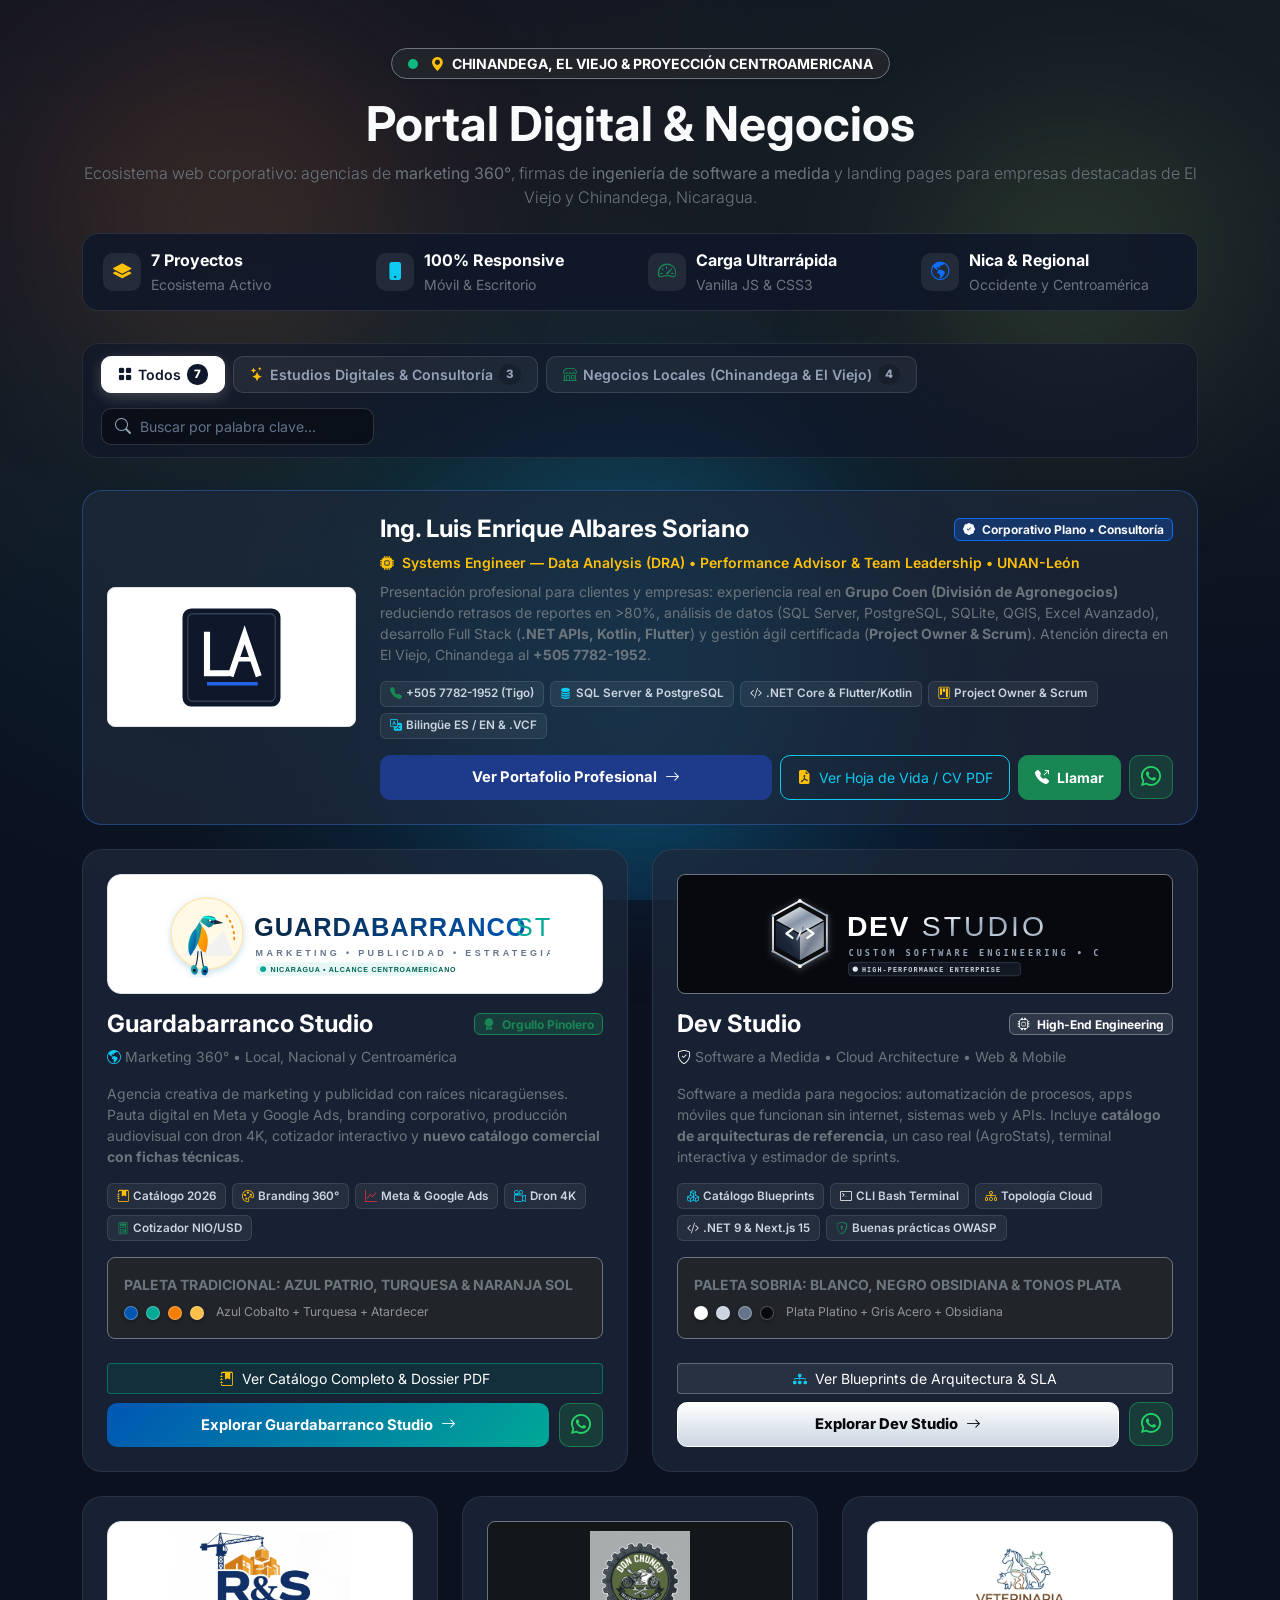
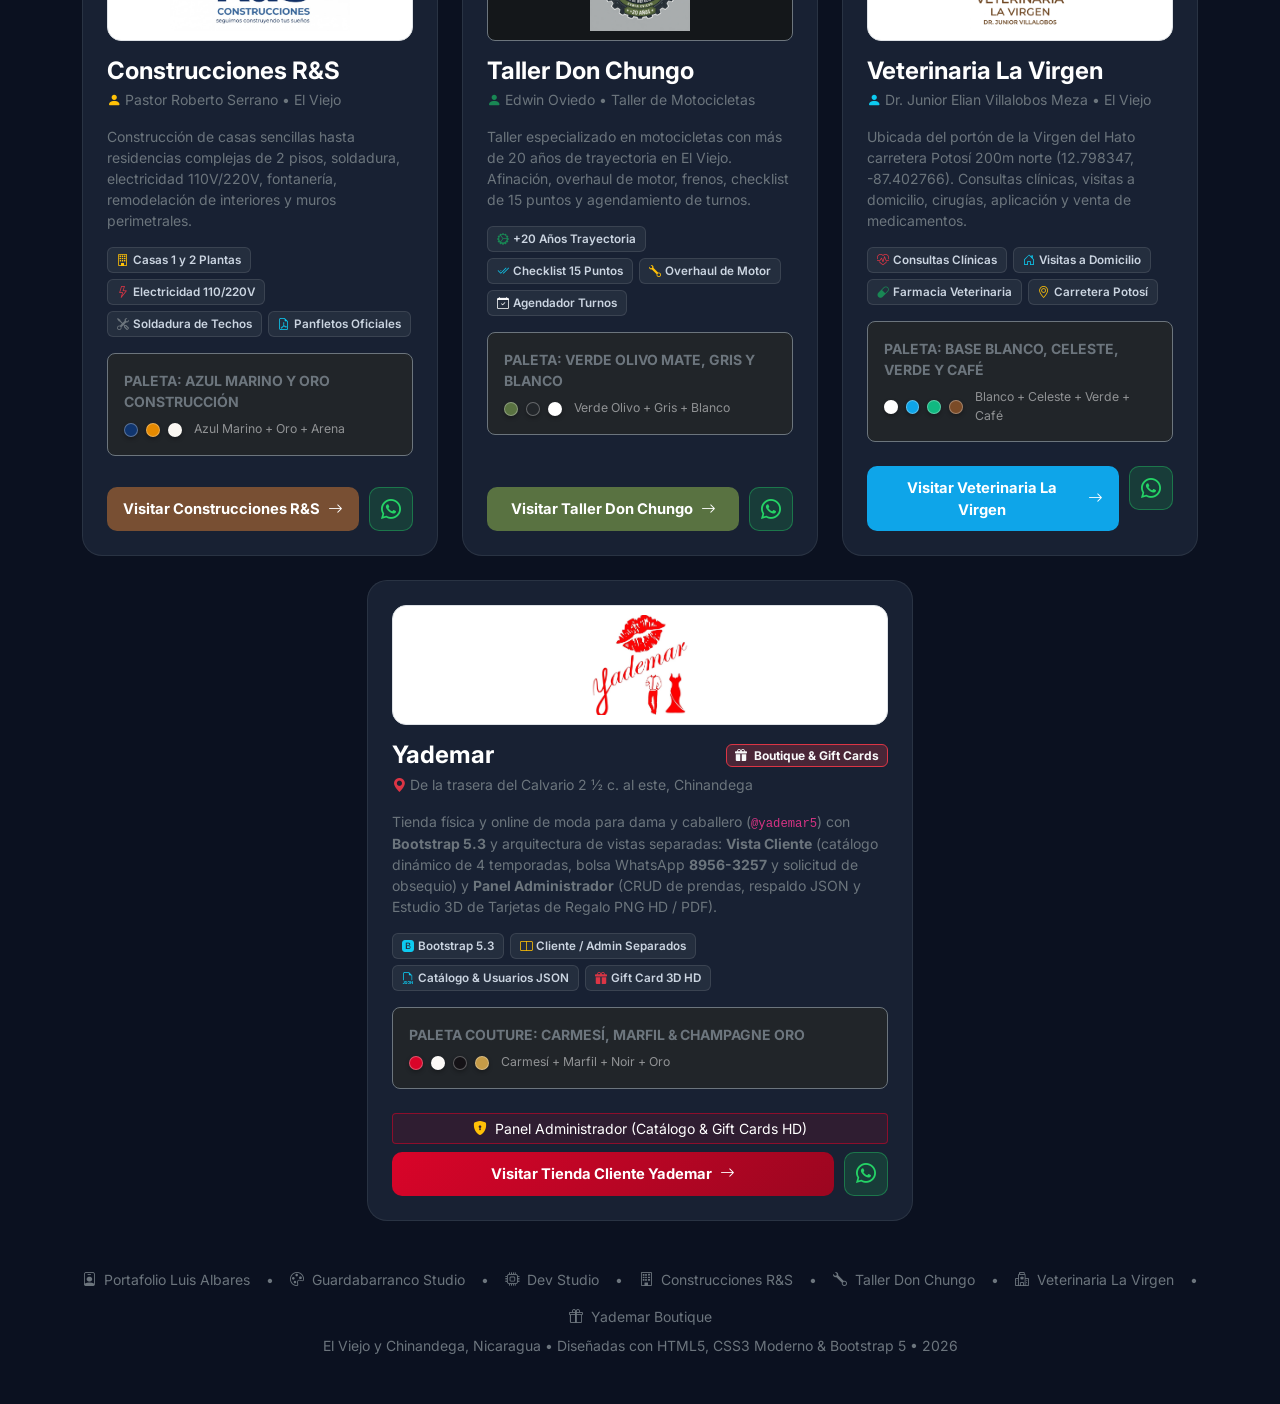
<file: index.html>
<!DOCTYPE html>
<html lang="es">
<head>
  <meta charset="UTF-8">
  <meta name="viewport" content="width=device-width, initial-scale=1.0">
  <title>Portal Digital & Negocios | Ecosistema Web Chinandega, El Viejo & Centroamérica</title>
  
  <!-- SEO Meta Tags -->
  <meta name="description" content="Ecosistema digital de proyectos: Portafolio Ing. Luis Enrique Albares Soriano (Consultoría TI y Análisis de Datos), Guardabarranco Studio (Marketing 360°), Dev Studio (Ingeniería de Software), Construcciones R&S, Taller Don Chungo y Veterinaria La Virgen.">
  <meta name="keywords" content="luis enrique albares soriano, portafolio ingenieria sistemas, consultoria ti nicaragua, portal negocios nicaragua, guardabarranco studio, dev studio, construcciones r&s, taller don chungo, veterinaria la virgen, chinandega, el viejo">

  <!-- Favicon -->
  <link rel="icon" type="image/svg+xml" href="DEV%20STUDIO/logo.svg">

  <!-- Bootstrap 5 CSS -->
  <link href="https://cdn.jsdelivr.net/npm/bootstrap@5.3.3/dist/css/bootstrap.min.css" rel="stylesheet">
  <!-- Bootstrap Icons -->
  <link rel="stylesheet" href="https://cdn.jsdelivr.net/npm/bootstrap-icons@1.11.3/font/bootstrap-icons.min.css">
  <!-- Google Fonts: Inter & Outfit -->
  <link rel="preconnect" href="https://fonts.googleapis.com">
  <link rel="preconnect" href="https://fonts.gstatic.com" crossorigin>
  <link href="https://fonts.googleapis.com/css2?family=Inter:wght@400;500;600;700;800;900&family=Outfit:wght@500;600;700;800&display=swap" rel="stylesheet">

  <style>
    :root {
      --bg-dark: #0B1120;
      --card-bg: rgba(30, 41, 59, 0.72);
      --c-rs: #784F33;
      --c-rs-glow: rgba(120, 79, 51, 0.45);
      --c-chungo: #597241;
      --c-chungo-glow: rgba(89, 114, 65, 0.45);
      --c-vet: #0EA5E9;
      --c-vet-glow: rgba(14, 165, 233, 0.45);
      --c-guarda: #00A896;
      --c-guarda-glow: rgba(0, 168, 150, 0.45);
      --c-dev: #E2E8F0;
      --c-dev-glow: rgba(226, 232, 240, 0.35);
      --c-luis: #1E3A8A;
      --c-luis-glow: rgba(30, 58, 138, 0.35);
      --c-yademar: #D90429;
      --c-yademar-glow: rgba(217, 4, 41, 0.42);
    }

    body {
      font-family: 'Inter', -apple-system, BlinkMacSystemFont, sans-serif;
      background-color: var(--bg-dark);
      background-image: 
        radial-gradient(at 10% 20%, rgba(120, 79, 51, 0.18) 0px, transparent 50%),
        radial-gradient(at 90% 20%, rgba(89, 114, 65, 0.18) 0px, transparent 50%),
        radial-gradient(at 50% 85%, rgba(14, 165, 233, 0.18) 0px, transparent 50%),
        radial-gradient(at 30% 60%, rgba(0, 168, 150, 0.12) 0px, transparent 50%);
      background-attachment: fixed;
      color: #F8FAFC;
      min-height: 100vh;
      display: flex;
      flex-direction: column;
      overflow-x: hidden;
    }

    /* Ambient Animated Orbs */
    .bg-ambient-orb {
      position: fixed;
      border-radius: 50%;
      filter: blur(80px);
      z-index: 0;
      pointer-events: none;
      opacity: 0.25;
      animation: floatOrb 14s ease-in-out infinite alternate;
    }
    .orb-1 { width: 350px; height: 350px; background: #784F33; top: 5%; left: 5%; animation-duration: 18s; }
    .orb-2 { width: 300px; height: 300px; background: #597241; top: 15%; right: 5%; animation-duration: 15s; }
    .orb-3 { width: 380px; height: 380px; background: #0EA5E9; bottom: 5%; left: 35%; animation-duration: 20s; }

    @keyframes floatOrb {
      0% { transform: translateY(0) scale(1); }
      100% { transform: translateY(-40px) scale(1.1); }
    }

    .container-content {
      position: relative;
      z-index: 1;
    }

    /* Animaciones */
    .animate-fade-in-up {
      animation: fadeInUp 0.8s cubic-bezier(0.16, 1, 0.3, 1) both;
    }

    .stagger-1 { animation-delay: 0.1s; }
    .stagger-2 { animation-delay: 0.2s; }
    .stagger-3 { animation-delay: 0.3s; }

    @keyframes fadeInUp {
      from {
        opacity: 0;
        transform: translateY(24px);
      }
      to {
        opacity: 1;
        transform: translateY(0);
      }
    }

    /* Pulsación en vivo */
    .live-dot {
      width: 10px;
      height: 10px;
      border-radius: 50%;
      background-color: #10B981;
      display: inline-block;
      box-shadow: 0 0 0 0 rgba(16, 185, 129, 0.7);
      animation: pulseGreen 1.8s infinite;
    }

    @keyframes pulseGreen {
      0% { box-shadow: 0 0 0 0 rgba(16, 185, 129, 0.7); }
      70% { box-shadow: 0 0 0 10px rgba(16, 185, 129, 0); }
      100% { box-shadow: 0 0 0 0 rgba(16, 185, 129, 0); }
    }

    /* Telemetry Metrics Bar */
    .telemetry-strip {
      background: rgba(15, 23, 42, 0.85);
      border: 1px solid rgba(255, 255, 255, 0.1);
      border-radius: 16px;
      padding: 14px 20px;
      backdrop-filter: blur(12px);
      margin-bottom: 2rem;
    }

    .telemetry-item {
      display: flex;
      align-items: center;
      gap: 10px;
    }

    .telemetry-icon-box {
      width: 38px;
      height: 38px;
      border-radius: 10px;
      display: flex;
      align-items: center;
      justify-content: center;
      background: rgba(255, 255, 255, 0.08);
      font-size: 1.15rem;
    }

    /* Filter Pills */
    .portal-filters-row {
      display: flex;
      align-items: center;
      justify-content: space-between;
      flex-wrap: wrap;
      gap: 15px;
      margin-bottom: 2rem;
      background: rgba(15, 23, 42, 0.6);
      padding: 12px 18px;
      border-radius: 16px;
      border: 1px solid rgba(255, 255, 255, 0.08);
    }

    .filter-btn-group {
      display: flex;
      gap: 8px;
      flex-wrap: wrap;
    }

    .portal-filter-btn {
      background: rgba(255, 255, 255, 0.06);
      border: 1px solid rgba(255, 255, 255, 0.12);
      color: #94A3B8;
      font-weight: 600;
      font-size: 0.88rem;
      padding: 7px 16px;
      border-radius: 10px;
      cursor: pointer;
      transition: all 0.25s ease;
      display: inline-flex;
      align-items: center;
      gap: 6px;
    }

    .portal-filter-btn:hover {
      background: rgba(255, 255, 255, 0.12);
      color: #FFFFFF;
    }

    .portal-filter-btn.active {
      background: #FFFFFF;
      color: #0F172A;
      border-color: #FFFFFF;
      box-shadow: 0 4px 14px rgba(255, 255, 255, 0.2);
    }

    .portal-filter-btn .badge-count {
      font-size: 0.72rem;
      background: rgba(0, 0, 0, 0.18);
      padding: 2px 7px;
      border-radius: 10px;
      font-weight: 800;
    }

    .portal-filter-btn.active .badge-count {
      background: #0F172A;
      color: #FFFFFF;
    }

    /* Search Box */
    .search-input-wrap {
      position: relative;
      min-width: 260px;
    }

    .search-input-wrap i {
      position: absolute;
      left: 14px;
      top: 50%;
      transform: translateY(-50%);
      color: #94A3B8;
    }

    .search-input {
      width: 100%;
      background: rgba(0, 0, 0, 0.4);
      border: 1px solid rgba(255, 255, 255, 0.15);
      border-radius: 10px;
      padding: 7px 14px 7px 38px;
      color: #FFFFFF;
      font-size: 0.88rem;
      outline: none;
      transition: all 0.25s ease;
    }

    .search-input:focus {
      border-color: #38BDF8;
      box-shadow: 0 0 0 3px rgba(56, 189, 248, 0.25);
    }

    .search-input::placeholder {
      color: #64748B;
    }

    /* Tarjetas con Glassmorphism */
    .portal-card {
      background: var(--card-bg);
      backdrop-filter: blur(14px);
      -webkit-backdrop-filter: blur(14px);
      border: 1px solid rgba(255, 255, 255, 0.08);
      border-radius: 20px;
      transition: all 0.35s cubic-bezier(0.16, 1, 0.3, 1);
      position: relative;
      overflow: hidden;
      display: flex;
      flex-direction: column;
    }

    .portal-card::before {
      content: '';
      position: absolute;
      top: 0;
      left: -100%;
      width: 100%;
      height: 100%;
      background: linear-gradient(90deg, transparent, rgba(255, 255, 255, 0.04), transparent);
      transition: left 0.7s ease;
    }

    .portal-card:hover::before {
      left: 100%;
    }

    .card-const:hover {
      transform: translateY(-8px);
      border-color: var(--c-rs);
      box-shadow: 0 18px 36px var(--c-rs-glow);
    }

    .card-taller:hover {
      transform: translateY(-8px);
      border-color: #8BA870;
      box-shadow: 0 18px 36px var(--c-chungo-glow);
    }

    .card-vet:hover {
      transform: translateY(-8px);
      border-color: #38BDF8;
      box-shadow: 0 18px 36px var(--c-vet-glow);
    }

    .card-guarda:hover {
      transform: translateY(-8px);
      border-color: #00A896;
      box-shadow: 0 18px 36px var(--c-guarda-glow);
    }

    .card-dev:hover {
      transform: translateY(-8px);
      border-color: #E2E8F0;
      box-shadow: 0 18px 36px var(--c-dev-glow);
    }

    .card-luis:hover {
      transform: translateY(-6px);
      border-color: #3B82F6;
      box-shadow: 0 14px 28px var(--c-luis-glow);
    }

    .card-yademar:hover {
      transform: translateY(-8px);
      border-color: var(--c-yademar);
      box-shadow: 0 18px 36px var(--c-yademar-glow);
    }

    /* Contenedor de Logo */
    .logo-container-card {
      border-radius: 14px;
      transition: transform 0.35s ease;
    }

    .portal-card:hover .logo-container-card img {
      transform: scale(1.05);
    }

    .logo-container-card img {
      transition: transform 0.35s cubic-bezier(0.16, 1, 0.3, 1);
    }

    .color-dot {
      width: 14px;
      height: 14px;
      border-radius: 50%;
      display: inline-block;
      border: 1.5px solid rgba(255,255,255,0.3);
      box-shadow: 0 2px 4px rgba(0,0,0,0.3);
    }

    /* Tech Stack Pills en Tarjetas */
    .tech-pills-wrap {
      display: flex;
      flex-wrap: wrap;
      gap: 6px;
      margin-bottom: 1rem;
    }

    .tech-pill {
      font-size: 0.73rem;
      font-weight: 600;
      background: rgba(255, 255, 255, 0.06);
      border: 1px solid rgba(255, 255, 255, 0.1);
      padding: 3px 9px;
      border-radius: 6px;
      color: #CBD5E1;
      display: inline-flex;
      align-items: center;
      gap: 4px;
    }

    .tech-pill i {
      font-size: 0.75rem;
    }

    /* Botones Interactivos */
    .card-actions-group {
      display: grid;
      grid-template-columns: 1fr auto;
      gap: 10px;
      margin-top: auto;
    }

    .btn-portal {
      font-weight: 700;
      border-radius: 10px;
      padding: 0.65rem 1rem;
      transition: all 0.25s ease;
      display: inline-flex;
      align-items: center;
      justify-content: center;
      gap: 0.5rem;
      text-decoration: none;
      font-size: 0.92rem;
    }

    .btn-portal:hover i {
      transform: translateX(4px);
    }

    .btn-portal i {
      transition: transform 0.25s ease;
    }

    .btn-const { background-color: #784F33; color: #FFFFFF; border: none; }
    .btn-const:hover { background-color: #925F3C; color: #FFFFFF; }

    .btn-tal { background-color: #597241; color: #FFFFFF; border: none; }
    .btn-tal:hover { background-color: #6C8B4F; color: #FFFFFF; }

    .btn-v { background-color: #0EA5E9; color: #FFFFFF; border: none; }
    .btn-v:hover { background-color: #38BDF8; color: #FFFFFF; }

    .btn-guarda { background: linear-gradient(135deg, #0056B3, #00A896); color: #FFFFFF; border: none; }
    .btn-guarda:hover { background: linear-gradient(135deg, #004494, #008f80); color: #FFFFFF; }

    .btn-dev { background: linear-gradient(180deg, #FFFFFF, #CBD5E1); color: #08090C; border: 1px solid #FFFFFF; font-weight: 800; }
    .btn-dev:hover { background: #FFFFFF; color: #000000; box-shadow: 0 4px 18px rgba(255,255,255,0.3); }

    .btn-luis { background-color: #1E3A8A; color: #FFFFFF; border: 1px solid #1E3A8A; font-weight: 700; }
    .btn-luis:hover { background-color: #172554; color: #FFFFFF; border-color: #172554; }

    .btn-yademar { background: linear-gradient(135deg, #D90429, #9B0620); color: #FFFFFF; border: none; font-weight: 700; }
    .btn-yademar:hover { background: linear-gradient(135deg, #B80422, #7E0419); color: #FFFFFF; }

    .btn-portal-wsp {
      width: 44px;
      height: 44px;
      border-radius: 10px;
      display: inline-flex;
      align-items: center;
      justify-content: center;
      background: rgba(37, 211, 102, 0.15);
      border: 1px solid rgba(37, 211, 102, 0.4);
      color: #25D366;
      font-size: 1.25rem;
      transition: all 0.25s ease;
      text-decoration: none;
    }

    .btn-portal-wsp:hover {
      background: #25D366;
      color: #FFFFFF;
      transform: scale(1.05);
      box-shadow: 0 4px 14px rgba(37, 211, 102, 0.4);
    }

    .hover-white:hover {
      color: #FFFFFF !important;
    }

    /* Estado sin resultados */
    .empty-search-state {
      display: none;
      text-align: center;
      padding: 50px 20px;
      background: rgba(30, 41, 59, 0.4);
      border-radius: 20px;
      border: 1px dashed rgba(255, 255, 255, 0.15);
    }
  </style>
</head>
<body class="py-5">

  <div class="bg-ambient-orb orb-1"></div>
  <div class="bg-ambient-orb orb-2"></div>
  <div class="bg-ambient-orb orb-3"></div>

  <div class="container my-auto container-content">
    
    <!-- Hero / Encabezado Principal -->
    <div class="text-center mb-4 animate-fade-in-up">
      <div class="d-inline-flex align-items-center gap-2 px-3 py-1 rounded-pill bg-dark border border-secondary mb-3 small fw-bold text-white shadow-sm">
        <span class="live-dot me-1"></span>
        <i class="bi bi-geo-alt-fill text-warning"></i> CHINANDEGA, EL VIEJO & PROYECCIÓN CENTROAMERICANA
      </div>
      <h1 class="display-5 fw-bold mb-2">Portal Digital & Negocios</h1>
      <p class="text-secondary max-w-700 mx-auto lead fs-6">
        Ecosistema web corporativo: agencias de <strong>marketing 360°</strong>, firmas de <strong>ingeniería de software a medida</strong> y landing pages para empresas destacadas de El Viejo y Chinandega, Nicaragua.
      </p>
    </div>

    <!-- Tira de Telemetría y Métricas del Ecosistema -->
    <div class="telemetry-strip animate-fade-in-up stagger-1">
      <div class="row g-3 text-white align-items-center">
        <div class="col-6 col-md-3">
          <div class="telemetry-item">
            <div class="telemetry-icon-box text-warning">
              <i class="bi bi-layers-fill"></i>
            </div>
            <div>
              <div class="fw-bold fs-6">7 Proyectos</div>
              <small class="text-secondary">Ecosistema Activo</small>
            </div>
          </div>
        </div>

        <div class="col-6 col-md-3">
          <div class="telemetry-item">
            <div class="telemetry-icon-box text-info">
              <i class="bi bi-phone-fill"></i>
            </div>
            <div>
              <div class="fw-bold fs-6">100% Responsive</div>
              <small class="text-secondary">Móvil & Escritorio</small>
            </div>
          </div>
        </div>

        <div class="col-6 col-md-3">
          <div class="telemetry-item">
            <div class="telemetry-icon-box text-success">
              <i class="bi bi-speedometer2"></i>
            </div>
            <div>
              <div class="fw-bold fs-6">Carga Ultrarrápida</div>
              <small class="text-secondary">Vanilla JS & CSS3</small>
            </div>
          </div>
        </div>

        <div class="col-6 col-md-3">
          <div class="telemetry-item">
            <div class="telemetry-icon-box text-primary">
              <i class="bi bi-globe-americas"></i>
            </div>
            <div>
              <div class="fw-bold fs-6">Nica & Regional</div>
              <small class="text-secondary">Occidente y Centroamérica</small>
            </div>
          </div>
        </div>
      </div>
    </div>

    <!-- Barra de Filtros y Búsqueda Interactiva -->
    <div class="portal-filters-row animate-fade-in-up stagger-2">
      <div class="filter-btn-group">
        <button class="portal-filter-btn active" data-filter="all" id="btnFilterAll">
          <i class="bi bi-grid-fill"></i>
          <span>Todos</span>
          <span class="badge-count" id="countAll">7</span>
        </button>
        <button class="portal-filter-btn" data-filter="corporativo" id="btnFilterCorp">
          <i class="bi bi-stars text-warning"></i>
          <span>Estudios Digitales &amp; Consultoría</span>
          <span class="badge-count" id="countCorp">3</span>
        </button>
        <button class="portal-filter-btn" data-filter="local" id="btnFilterLocal">
          <i class="bi bi-shop text-success"></i>
          <span>Negocios Locales (Chinandega &amp; El Viejo)</span>
          <span class="badge-count" id="countLocal">4</span>
        </button>
      </div>

      <div class="search-input-wrap">
        <i class="bi bi-search"></i>
        <input type="text" id="projectSearch" class="search-input" placeholder="Buscar por palabra clave..." autocomplete="off">
      </div>
    </div>

    <!-- GRID DE TARJETAS DE PROYECTOS -->
    <div class="row g-4 justify-content-center mb-5" id="projectsContainer">

      <!-- 0. Portafolio Profesional — Ing. Luis Enrique Albares Soriano -->
      <div class="col-12 project-card-item animate-fade-in-up stagger-1" data-category="corporativo" data-title="luis enrique albares soriano portafolio profesional ingenieria sistemas unan leon data analysis dra sql server postgresql dotnet flutter kotlin project owner scrum consultoria llamar">
        <div class="card h-100 p-4 portal-card card-luis" style="border-color: rgba(59, 130, 246, 0.35);">
          <div class="row g-4 align-items-center">
            <div class="col-lg-3">
              <div class="p-3 rounded-3 logo-container-card d-flex align-items-center justify-content-center border" style="height: 140px; background-color: #FFFFFF;">
                <img src="PROTAFOLIO/logo.svg" alt="Emblema Ing. Luis Enrique Albares Soriano" style="max-height: 105px; max-width: 100%; object-fit: contain;">
              </div>
            </div>
            <div class="col-lg-9">
              <div class="d-flex align-items-center justify-content-between flex-wrap gap-2 mb-2">
                <h4 class="fw-bold text-white mb-0">Ing. Luis Enrique Albares Soriano</h4>
                <span class="badge bg-primary bg-opacity-25 text-light border border-primary"><i class="bi bi-patch-check-fill me-1"></i> Corporativo Plano &bull; Consultoría</span>
              </div>
              <small class="text-warning d-block mb-2 fw-semibold">
                <i class="bi bi-cpu-fill me-1"></i> Systems Engineer — Data Analysis (DRA) &bull; Performance Advisor &amp; Team Leadership &bull; UNAN-León
              </small>
              <p class="small text-secondary mb-3">
                Presentación profesional para clientes y empresas: experiencia real en <strong>Grupo Coen (División de Agronegocios)</strong> reduciendo retrasos de reportes en &gt;80%, análisis de datos (SQL Server, PostgreSQL, SQLite, QGIS, Excel Avanzado), desarrollo Full Stack (<strong>.NET APIs, Kotlin, Flutter</strong>) y gestión ágil certificada (<strong>Project Owner &amp; Scrum</strong>). Atención directa en El Viejo, Chinandega al <strong>+505 7782-1952</strong>.
              </p>

              <div class="tech-pills-wrap mb-3">
                <span class="tech-pill"><i class="bi bi-telephone-fill text-success"></i> +505 7782-1952 (Tigo)</span>
                <span class="tech-pill"><i class="bi bi-database-fill text-info"></i> SQL Server &amp; PostgreSQL</span>
                <span class="tech-pill"><i class="bi bi-code-slash text-light"></i> .NET Core &amp; Flutter/Kotlin</span>
                <span class="tech-pill"><i class="bi bi-kanban text-warning"></i> Project Owner &amp; Scrum</span>
                <span class="tech-pill"><i class="bi bi-translate text-info"></i> Bilingüe ES / EN &amp; .VCF</span>
              </div>

              <div class="d-flex flex-wrap gap-2">
                <a href="PROTAFOLIO/index.html" class="btn btn-portal btn-luis flex-grow-1">
                  <span>Ver Portafolio Profesional</span>
                  <i class="bi bi-arrow-right"></i>
                </a>
                <a href="PROTAFOLIO/cv.html" class="btn btn-outline-info btn-sm d-inline-flex align-items-center gap-2 px-3" style="border-radius:10px;">
                  <i class="bi bi-file-earmark-pdf-fill text-warning"></i>
                  <span>Ver Hoja de Vida / CV PDF</span>
                </a>
                <a href="tel:+50577821952" class="btn btn-success btn-sm d-inline-flex align-items-center gap-2 px-3" style="border-radius:10px; font-weight:700;">
                  <i class="bi bi-telephone-outbound-fill"></i>
                  <span>Llamar</span>
                </a>
                <a href="https://wa.me/50577821952?text=Hola%20Ing.%20Luis%20Enrique%20Albares%2C%20vi%20su%20portafolio%20en%20el%20portal%20y%20deseo%20consultar%20por%20un%20proyecto." target="_blank" rel="noopener" class="btn-portal-wsp" title="WhatsApp +505 7782-1952" aria-label="Contactar por WhatsApp al +505 7782-1952">
                  <i class="bi bi-whatsapp"></i>
                </a>
              </div>
            </div>
          </div>
        </div>
      </div>

      <!-- 1. Guardabarranco Studio -->
      <div class="col-lg-6 project-card-item animate-fade-in-up stagger-1" data-category="corporativo" data-title="guardabarranco studio agencia marketing publicidad pauta dron chinandega managua centroamerica catalogo paquetes precios">
        <div class="card h-100 p-4 portal-card card-guarda">
          <div class="p-2 mb-3 bg-white logo-container-card d-flex align-items-center justify-content-center border" style="height: 120px;">
            <img src="GUARDABARRANCO%20STUDIO/logo.svg" alt="Logo Oficial Guardabarranco Studio" style="max-height: 90px; max-width: 100%; object-fit: contain;">
          </div>
          <div class="d-flex align-items-center justify-content-between mb-2">
            <h4 class="fw-bold text-white mb-0">Guardabarranco Studio</h4>
            <span class="badge bg-success bg-opacity-25 text-success border border-success"><i class="bi bi-award-fill me-1"></i> Orgullo Pinolero</span>
          </div>
          <small class="text-secondary d-block mb-3"><i class="bi bi-globe-americas text-info"></i> Marketing 360° &bull; Local, Nacional y Centroamérica</small>
          <p class="small text-secondary mb-3">
            Agencia creativa de marketing y publicidad con raíces nicaragüenses. Pauta digital en Meta y Google Ads, branding corporativo, producción audiovisual con dron 4K, cotizador interactivo y <strong>nuevo catálogo comercial con fichas técnicas</strong>.
          </p>

          <div class="tech-pills-wrap">
            <span class="tech-pill"><i class="bi bi-journal-bookmark-fill text-warning"></i> Catálogo 2026</span>
            <span class="tech-pill"><i class="bi bi-palette text-warning"></i> Branding 360°</span>
            <span class="tech-pill"><i class="bi bi-graph-up text-danger"></i> Meta & Google Ads</span>
            <span class="tech-pill"><i class="bi bi-camera-reels text-info"></i> Dron 4K</span>
            <span class="tech-pill"><i class="bi bi-calculator text-success"></i> Cotizador NIO/USD</span>
          </div>

          <div class="p-3 rounded-3 bg-dark border border-secondary mb-4 small">
            <span class="d-block text-secondary text-uppercase fw-bold mb-2">Paleta Tradicional: Azul Patrio, Turquesa & Naranja Sol</span>
            <div class="d-flex align-items-center gap-2">
              <span class="color-dot" style="background:#0056B3;" title="Azul Patrio"></span>
              <span class="color-dot" style="background:#00A896;" title="Turquesa Guardabarranco"></span>
              <span class="color-dot" style="background:#F77F00;" title="Naranja Sol"></span>
              <span class="color-dot" style="background:#FCBF49;" title="Oro Tropical"></span>
              <span class="text-white-50 ms-1 small">Azul Cobalto + Turquesa + Atardecer</span>
            </div>
          </div>

          <a href="GUARDABARRANCO%20STUDIO/catalogo.html" class="btn btn-outline-info btn-sm w-100 mb-2 text-white d-flex align-items-center justify-content-center gap-2" style="border-color: rgba(0, 168, 150, 0.5); background: rgba(0, 168, 150, 0.1);">
            <i class="bi bi-journal-bookmark-fill text-warning"></i>
            <span>Ver Catálogo Completo & Dossier PDF</span>
          </a>

          <div class="card-actions-group">
            <a href="GUARDABARRANCO%20STUDIO/index.html" class="btn btn-portal btn-guarda">
              <span>Explorar Guardabarranco Studio</span>
              <i class="bi bi-arrow-right"></i>
            </a>
            <a href="https://wa.me/50585574484?text=Hola%20Guardabarranco%20Studio,%20vi%20su%20agencia%20en%20el%20portal%20y%20deseo%20cotizar" target="_blank" rel="noopener" class="btn-portal-wsp" title="Contactar por WhatsApp">
              <i class="bi bi-whatsapp"></i>
            </a>
          </div>
        </div>
      </div>

      <!-- 2. Dev Studio -->
      <div class="col-lg-6 project-card-item animate-fade-in-up stagger-2" data-category="corporativo" data-title="dev studio software ingenieria cloud web mobile flutter dotnet react nextjs soc2 kubernetes microservicios catalogo blueprints arquitecturas">
        <div class="card h-100 p-4 portal-card card-dev">
          <div class="p-2 mb-3 rounded-3 logo-container-card d-flex align-items-center justify-content-center border border-secondary" style="height: 120px; background-color: #07090E;">
            <img src="DEV%20STUDIO/logo.svg" alt="Logo Oficial Dev Studio" style="max-height: 90px; max-width: 100%; object-fit: contain;">
          </div>
          <div class="d-flex align-items-center justify-content-between mb-2">
            <h4 class="fw-bold text-white mb-0">Dev Studio</h4>
            <span class="badge bg-light bg-opacity-10 text-white border border-secondary"><i class="bi bi-cpu me-1"></i> High-End Engineering</span>
          </div>
          <small class="text-secondary d-block mb-3"><i class="bi bi-shield-check text-light"></i> Software a Medida &bull; Cloud Architecture &bull; Web & Mobile</small>
          <p class="small text-secondary mb-3">
            Software a medida para negocios: automatización de procesos, apps móviles que funcionan sin internet, sistemas web y APIs. Incluye <strong>catálogo de arquitecturas de referencia</strong>, un caso real (AgroStats), terminal interactiva y estimador de sprints.
          </p>

          <div class="tech-pills-wrap">
            <span class="tech-pill"><i class="bi bi-boxes text-info"></i> Catálogo Blueprints</span>
            <span class="tech-pill"><i class="bi bi-terminal text-light"></i> CLI Bash Terminal</span>
            <span class="tech-pill"><i class="bi bi-diagram-3 text-warning"></i> Topología Cloud</span>
            <span class="tech-pill"><i class="bi bi-code-slash text-light"></i> .NET 9 & Next.js 15</span>
            <span class="tech-pill"><i class="bi bi-shield-lock text-success"></i> Buenas prácticas OWASP</span>
          </div>

          <div class="p-3 rounded-3 bg-dark border border-secondary mb-4 small">
            <span class="d-block text-secondary text-uppercase fw-bold mb-2">Paleta Sobria: Blanco, Negro Obsidiana & Tonos Plata</span>
            <div class="d-flex align-items-center gap-2">
              <span class="color-dot" style="background:#FFFFFF;" title="Blanco Puro"></span>
              <span class="color-dot" style="background:#CBD5E1;" title="Plata Platino"></span>
              <span class="color-dot" style="background:#64748B;" title="Gris Acero"></span>
              <span class="color-dot" style="background:#08090C;" title="Negro Obsidiana"></span>
              <span class="text-white-50 ms-1 small">Plata Platino + Gris Acero + Obsidiana</span>
            </div>
          </div>

          <a href="DEV%20STUDIO/blueprints.html" class="btn btn-outline-light btn-sm w-100 mb-2 text-white d-flex align-items-center justify-content-center gap-2" style="border-color: rgba(226, 232, 240, 0.3); background: rgba(226, 232, 240, 0.08);">
            <i class="bi bi-diagram-3-fill text-info"></i>
            <span>Ver Blueprints de Arquitectura & SLA</span>
          </a>

          <div class="card-actions-group">
            <a href="DEV%20STUDIO/index.html" class="btn btn-portal btn-dev">
              <span>Explorar Dev Studio</span>
              <i class="bi bi-arrow-right"></i>
            </a>
            <a href="https://wa.me/50585574484?text=Hola%20Dev%20Studio,%20vi%20su%20firma%20en%20el%20portal%20y%20deseo%20evaluar%20un%20proyecto%20de%20software" target="_blank" rel="noopener" class="btn-portal-wsp" title="Contactar por WhatsApp">
              <i class="bi bi-whatsapp"></i>
            </a>
          </div>
        </div>
      </div>

      <!-- 3. Construcciones R&S -->
      <div class="col-lg-4 col-md-6 project-card-item animate-fade-in-up stagger-1" data-category="local" data-title="construcciones r&s pastor roberto serrano roberto cessaro casas 2 plantas soldadura techos fontaneria electricidad remodelacion el viejo chinandega">
        <div class="card h-100 p-4 portal-card card-const">
          <div class="p-2 mb-3 bg-white logo-container-card d-flex align-items-center justify-content-center border" style="height: 120px;">
            <img src="CONSTRUCTORA RS/logo.jpg" onerror="this.src='CONSTRUCTORA RS/logo.svg'" alt="Logo Oficial Construcciones R&amp;S" style="max-height: 100px; max-width: 100%; object-fit: contain;">
          </div>
          <h4 class="fw-bold text-white mb-1">Construcciones R&amp;S</h4>
          <small class="text-secondary d-block mb-3"><i class="bi bi-person-fill text-warning"></i> Pastor Roberto Serrano &bull; El Viejo</small>
          <p class="small text-secondary mb-3">
            Construcción de casas sencillas hasta residencias complejas de 2 pisos, soldadura, electricidad 110V/220V, fontanería, remodelación de interiores y muros perimetrales.
          </p>

          <div class="tech-pills-wrap">
            <span class="tech-pill"><i class="bi bi-building text-warning"></i> Casas 1 y 2 Plantas</span>
            <span class="tech-pill"><i class="bi bi-lightning text-danger"></i> Electricidad 110/220V</span>
            <span class="tech-pill"><i class="bi bi-tools text-secondary"></i> Soldadura de Techos</span>
            <span class="tech-pill"><i class="bi bi-file-earmark-pdf text-info"></i> Panfletos Oficiales</span>
          </div>

          <div class="p-3 rounded-3 bg-dark border border-secondary mb-4 small">
            <span class="d-block text-secondary text-uppercase fw-bold mb-2">Paleta: Azul Marino y Oro Construcción</span>
            <div class="d-flex align-items-center gap-2">
              <span class="color-dot" style="background:#10356E;" title="Azul Marino"></span>
              <span class="color-dot" style="background:#E68A00;" title="Oro Construcción"></span>
              <span class="color-dot" style="background:#FAF7F2;" title="Arena"></span>
              <span class="text-white-50 ms-1 small">Azul Marino + Oro + Arena</span>
            </div>
          </div>

          <div class="card-actions-group">
            <a href="CONSTRUCTORA%20RS/index.html" class="btn btn-portal btn-const">
              <span>Visitar Construcciones R&amp;S</span>
              <i class="bi bi-arrow-right"></i>
            </a>
            <a href="https://wa.me/50585574484?text=Hola%20Pastor%20Roberto%20Serrano,%20vi%20su%20empresa%20en%20el%20portal%20y%20deseo%20cotizar%20una%20obra" target="_blank" rel="noopener" class="btn-portal-wsp" title="Contactar por WhatsApp">
              <i class="bi bi-whatsapp"></i>
            </a>
          </div>
        </div>
      </div>

      <!-- 4. Taller Don Chungo -->
      <div class="col-lg-4 col-md-6 project-card-item animate-fade-in-up stagger-2" data-category="local" data-title="taller don chungo edwin oviedo motocicletas taller mecanica afinacion overhaul frenos el viejo chinandega">
        <div class="card h-100 p-4 portal-card card-taller">
          <div class="p-2 mb-3 rounded-3 logo-container-card d-flex align-items-center justify-content-center border border-secondary" style="height: 120px; background-color: #14171A;">
            <img src="TALLER%20DON%20CHUNGO/logo.jpg" onerror="this.src='TALLER%20DON%20CHUNGO/logo.svg'" alt="Logo Oficial Taller Don Chungo" style="max-height: 100px; max-width: 100%; object-fit: contain;">
          </div>
          <h4 class="fw-bold text-white mb-1">Taller Don Chungo</h4>
          <small class="text-secondary d-block mb-3"><i class="bi bi-person-fill text-success"></i> Edwin Oviedo &bull; Taller de Motocicletas</small>
          <p class="small text-secondary mb-3">
            Taller especializado en motocicletas con más de 20 años de trayectoria en El Viejo. Afinación, overhaul de motor, frenos, checklist de 15 puntos y agendamiento de turnos.
          </p>

          <div class="tech-pills-wrap">
            <span class="tech-pill"><i class="bi bi-gear-wide-connected text-success"></i> +20 Años Trayectoria</span>
            <span class="tech-pill"><i class="bi bi-check2-all text-info"></i> Checklist 15 Puntos</span>
            <span class="tech-pill"><i class="bi bi-wrench text-warning"></i> Overhaul de Motor</span>
            <span class="tech-pill"><i class="bi bi-calendar-check text-light"></i> Agendador Turnos</span>
          </div>

          <div class="p-3 rounded-3 bg-dark border border-secondary mb-4 small">
            <span class="d-block text-secondary text-uppercase fw-bold mb-2">Paleta: Verde Olivo mate, Gris y Blanco</span>
            <div class="d-flex align-items-center gap-2">
              <span class="color-dot" style="background:#597241;" title="Verde Olivo"></span>
              <span class="color-dot" style="background:#22262A;" title="Gris Grafito"></span>
              <span class="color-dot" style="background:#FFFFFF;" title="Blanco"></span>
              <span class="text-white-50 ms-1 small">Verde Olivo + Gris + Blanco</span>
            </div>
          </div>

          <div class="card-actions-group">
            <a href="TALLER%20DON%20CHUNGO/index.html" class="btn btn-portal btn-tal">
              <span>Visitar Taller Don Chungo</span>
              <i class="bi bi-arrow-right"></i>
            </a>
            <a href="https://wa.me/50588046196?text=Hola%20Don%20Edwin%20Oviedo,%20vi%20su%20taller%20en%20el%20portal%20y%20deseo%20revisar%20mi%20moto" target="_blank" rel="noopener" class="btn-portal-wsp" title="Contactar por WhatsApp">
              <i class="bi bi-whatsapp"></i>
            </a>
          </div>
        </div>
      </div>

      <!-- 5. Veterinaria La Virgen -->
      <div class="col-lg-4 col-md-6 project-card-item animate-fade-in-up stagger-3" data-category="local" data-title="veterinaria la virgen dr junior elian villalobos meza animales campo mascotas cirugias medicamentos potosi el viejo chinandega">
        <div class="card h-100 p-4 portal-card card-vet">
          <div class="p-2 mb-3 bg-white logo-container-card d-flex align-items-center justify-content-center border" style="height: 120px;">
            <img src="VETERINARIA%20LA%20VIRGEN/logo.jpg" onerror="this.src='VETERINARIA%20LA%20VIRGEN/logo.svg'" alt="Logo Oficial Veterinaria La Virgen" style="max-height: 100px; max-width: 100%; object-fit: contain;">
          </div>
          <h4 class="fw-bold text-white mb-1">Veterinaria La Virgen</h4>
          <small class="text-secondary d-block mb-3"><i class="bi bi-person-fill text-info"></i> Dr. Junior Elian Villalobos Meza &bull; El Viejo</small>
          <p class="small text-secondary mb-3">
            Ubicada del portón de la Virgen del Hato carretera Potosí 200m norte (12.798347, -87.402766). Consultas clínicas, visitas a domicilio, cirugías, aplicación y venta de medicamentos.
          </p>

          <div class="tech-pills-wrap">
            <span class="tech-pill"><i class="bi bi-heart-pulse text-danger"></i> Consultas Clínicas</span>
            <span class="tech-pill"><i class="bi bi-house-door text-info"></i> Visitas a Domicilio</span>
            <span class="tech-pill"><i class="bi bi-capsule text-success"></i> Farmacia Veterinaria</span>
            <span class="tech-pill"><i class="bi bi-geo-alt text-warning"></i> Carretera Potosí</span>
          </div>

          <div class="p-3 rounded-3 bg-dark border border-secondary mb-4 small">
            <span class="d-block text-secondary text-uppercase fw-bold mb-2">Paleta: Base Blanco, Celeste, Verde y Café</span>
            <div class="d-flex align-items-center gap-2">
              <span class="color-dot" style="background:#FFFFFF;" title="Blanco Base"></span>
              <span class="color-dot" style="background:#0EA5E9;" title="Celeste Médico"></span>
              <span class="color-dot" style="background:#10B981;" title="Verde Salud"></span>
              <span class="color-dot" style="background:#7B4B27;" title="Café Rural"></span>
              <span class="text-white-50 ms-1 small">Blanco + Celeste + Verde + Café</span>
            </div>
          </div>

          <div class="card-actions-group">
            <a href="VETERINARIA%20LA%20VIRGEN/index.html" class="btn btn-portal btn-v">
              <span>Visitar Veterinaria La Virgen</span>
              <i class="bi bi-arrow-right"></i>
            </a>
            <a href="https://wa.me/50583647154?text=Hola%20Dr.%20Junior%20Villalobos%20Meza,%20vi%20su%20veterinaria%20en%20el%20portal%20y%20necesito%20atenci%C3%B3n%20para%20un%20animal" target="_blank" rel="noopener" class="btn-portal-wsp" title="Contactar por WhatsApp">
              <i class="bi bi-whatsapp"></i>
            </a>
          </div>
        </div>
      </div>

      <!-- 6. Yademar Boutique & Tienda Online -->
      <div class="col-lg-6 project-card-item animate-fade-in-up stagger-1" data-category="local" data-title="yademar yademar5 tienda ropa boutique vestidos camisas moda dama caballero regalo gift card calvario chinandega">
        <div class="card h-100 p-4 portal-card card-yademar">
          <div class="p-2 mb-3 bg-white logo-container-card d-flex align-items-center justify-content-center border" style="height: 120px;">
            <img src="YADEMAR/logo.jpg" alt="Logo Oficial Yademar" style="max-height: 100px; max-width: 100%; object-fit: contain;">
          </div>
          <div class="d-flex align-items-center justify-content-between mb-1">
            <h4 class="fw-bold text-white mb-0">Yademar</h4>
            <span class="badge bg-danger bg-opacity-25 text-light border border-danger"><i class="bi bi-gift-fill me-1"></i> Boutique &amp; Gift Cards</span>
          </div>
          <small class="text-secondary d-block mb-3"><i class="bi bi-geo-alt-fill text-danger"></i> De la trasera del Calvario 2 ½ c. al este, Chinandega</small>
          <p class="small text-secondary mb-3">
            Tienda física y online de moda para dama y caballero (<code>@yademar5</code>) con <strong>Bootstrap 5.3</strong> y arquitectura de vistas separadas: <strong>Vista Cliente</strong> (catálogo dinámico de 4 temporadas, bolsa WhatsApp <strong>8956-3257</strong> y solicitud de obsequio) y <strong>Panel Administrador</strong> (CRUD de prendas, respaldo JSON y Estudio 3D de Tarjetas de Regalo PNG HD / PDF).
          </p>

          <div class="tech-pills-wrap">
            <span class="tech-pill"><i class="bi bi-bootstrap-fill text-info"></i> Bootstrap 5.3</span>
            <span class="tech-pill"><i class="bi bi-layout-split text-warning"></i> Cliente / Admin Separados</span>
            <span class="tech-pill"><i class="bi bi-filetype-json text-info"></i> Catálogo &amp; Usuarios JSON</span>
            <span class="tech-pill"><i class="bi bi-gift-fill text-danger"></i> Gift Card 3D HD</span>
          </div>

          <div class="p-3 rounded-3 bg-dark border border-secondary mb-4 small">
            <span class="d-block text-secondary text-uppercase fw-bold mb-2">Paleta Couture: Carmesí, Marfil &amp; Champagne Oro</span>
            <div class="d-flex align-items-center gap-2">
              <span class="color-dot" style="background:#D90429;" title="Carmesí Yademar"></span>
              <span class="color-dot" style="background:#FCF9F7;" title="Marfil Seda"></span>
              <span class="color-dot" style="background:#141216;" title="Noir"></span>
              <span class="color-dot" style="background:#C59B47;" title="Champagne Oro"></span>
              <span class="text-white-50 ms-1 small">Carmesí + Marfil + Noir + Oro</span>
            </div>
          </div>

          <a href="YADEMAR/admin.html" class="btn btn-outline-danger btn-sm w-100 mb-2 text-white d-flex align-items-center justify-content-center gap-2" style="border-color: rgba(217, 4, 41, 0.55); background: rgba(217, 4, 41, 0.12);">
            <i class="bi bi-shield-lock-fill text-warning"></i>
            <span>Panel Administrador (Catálogo &amp; Gift Cards HD)</span>
          </a>

          <div class="card-actions-group">
            <a href="YADEMAR/index.html" class="btn btn-portal btn-yademar">
              <span>Visitar Tienda Cliente Yademar</span>
              <i class="bi bi-arrow-right"></i>
            </a>
            <a href="https://wa.me/50589563257?text=Hola%20Yademar%2C%20vi%20su%20tienda%20en%20el%20portal%20y%20deseo%20consultar%20prendas%20o%20tarjetas%20de%20regalo" target="_blank" rel="noopener" class="btn-portal-wsp" title="WhatsApp 8956-3257">
              <i class="bi bi-whatsapp"></i>
            </a>
          </div>
        </div>
      </div>

    </div>

    <!-- Estado de Búsqueda Vacía -->
    <div class="empty-search-state" id="emptySearchState">
      <div style="font-size: 2.5rem; color: #94A3B8; margin-bottom: 10px;">
        <i class="bi bi-search"></i>
      </div>
      <h4 class="text-white fw-bold mb-2">No se encontraron proyectos</h4>
      <p class="text-secondary small mb-3">Intenta con otros términos como "software", "marketing", "construcción", "motos" o "veterinaria".</p>
      <button class="btn btn-outline-light btn-sm px-3" id="btnResetSearch">
        <i class="bi bi-arrow-counterclockwise me-1"></i> Restablecer Filtros
      </button>
    </div>

    <!-- Footer del Portal -->
    <footer class="text-center mt-5 text-secondary small animate-fade-in-up" style="animation-delay: 0.4s;">
      <div class="d-flex justify-content-center align-items-center gap-3 flex-wrap mb-2">
        <a href="PROTAFOLIO/index.html" class="text-secondary text-decoration-none hover-white"><i class="bi bi-person-badge me-1"></i> Portafolio Luis Albares</a>
        <span>&bull;</span>
        <a href="GUARDABARRANCO%20STUDIO/index.html" class="text-secondary text-decoration-none hover-white"><i class="bi bi-palette me-1"></i> Guardabarranco Studio</a>
        <span>&bull;</span>
        <a href="DEV%20STUDIO/index.html" class="text-secondary text-decoration-none hover-white"><i class="bi bi-cpu me-1"></i> Dev Studio</a>
        <span>&bull;</span>
        <a href="CONSTRUCTORA%20RS/index.html" class="text-secondary text-decoration-none hover-white"><i class="bi bi-building me-1"></i> Construcciones R&S</a>
        <span>&bull;</span>
        <a href="TALLER%20DON%20CHUNGO/index.html" class="text-secondary text-decoration-none hover-white"><i class="bi bi-wrench me-1"></i> Taller Don Chungo</a>
        <span>&bull;</span>
        <a href="VETERINARIA%20LA%20VIRGEN/index.html" class="text-secondary text-decoration-none hover-white"><i class="bi bi-hospital me-1"></i> Veterinaria La Virgen</a>
        <span>&bull;</span>
        <a href="YADEMAR/index.html" class="text-secondary text-decoration-none hover-white"><i class="bi bi-gift me-1"></i> Yademar Boutique</a>
      </div>
      <div>
        El Viejo y Chinandega, Nicaragua &bull; Diseñadas con HTML5, CSS3 Moderno &amp; Bootstrap 5 &bull; 2026
      </div>
    </footer>

  </div>

  <!-- Bootstrap 5 JS Bundle -->
  <script src="https://cdn.jsdelivr.net/npm/bootstrap@5.3.3/dist/js/bootstrap.bundle.min.js"></script>

  <!-- Script de Filtros y Búsqueda en Vivo -->
  <script>
    document.addEventListener('DOMContentLoaded', () => {
      const filterBtns = document.querySelectorAll('.portal-filter-btn');
      const searchInput = document.getElementById('projectSearch');
      const cardItems = document.querySelectorAll('.project-card-item');
      const emptyState = document.getElementById('emptySearchState');
      const btnResetSearch = document.getElementById('btnResetSearch');

      let currentCategory = 'all';
      let currentQuery = '';

      function filterProjects() {
        let visibleCount = 0;

        cardItems.forEach(card => {
          const category = card.dataset.category || '';
          const searchableText = (card.dataset.title || '').toLowerCase();
          
          const matchesCategory = (currentCategory === 'all') || (category === currentCategory);
          const matchesSearch = !currentQuery || searchableText.includes(currentQuery);

          if (matchesCategory && matchesSearch) {
            card.style.display = 'block';
            visibleCount++;
          } else {
            card.style.display = 'none';
          }
        });

        if (visibleCount === 0) {
          emptyState.style.display = 'block';
        } else {
          emptyState.style.display = 'none';
        }
      }

      // Filtros por categoría
      filterBtns.forEach(btn => {
        btn.addEventListener('click', () => {
          filterBtns.forEach(b => b.classList.remove('active'));
          btn.classList.add('active');
          currentCategory = btn.dataset.filter;
          filterProjects();
        });
      });

      // Búsqueda en tiempo real
      if (searchInput) {
        searchInput.addEventListener('input', (e) => {
          currentQuery = e.target.value.trim().toLowerCase();
          filterProjects();
        });
      }

      // Botón para resetear filtros
      if (btnResetSearch) {
        btnResetSearch.addEventListener('click', () => {
          currentCategory = 'all';
          currentQuery = '';
          if (searchInput) searchInput.value = '';
          filterBtns.forEach(b => b.classList.remove('active'));
          const btnAll = document.getElementById('btnFilterAll');
          if (btnAll) btnAll.classList.add('active');
          filterProjects();
        });
      }
    });
  </script>
</body>
</html>
</file>
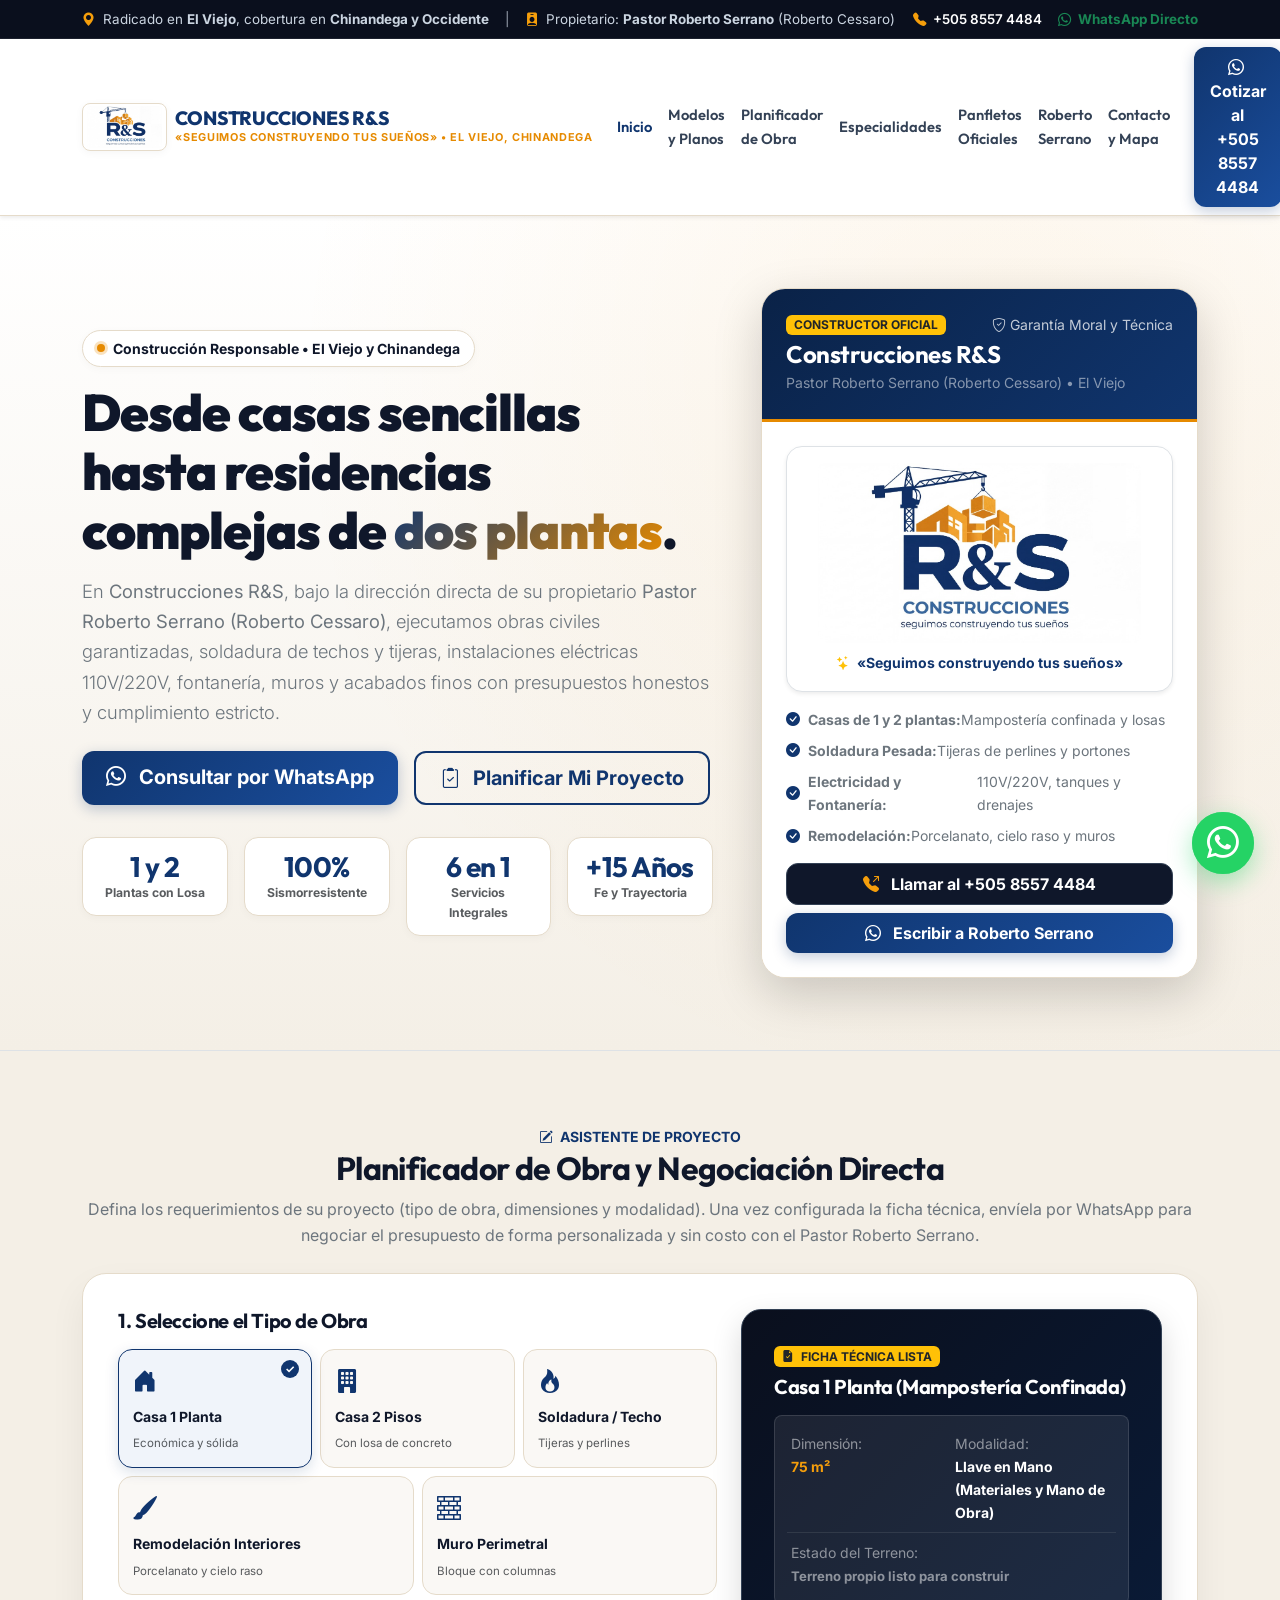
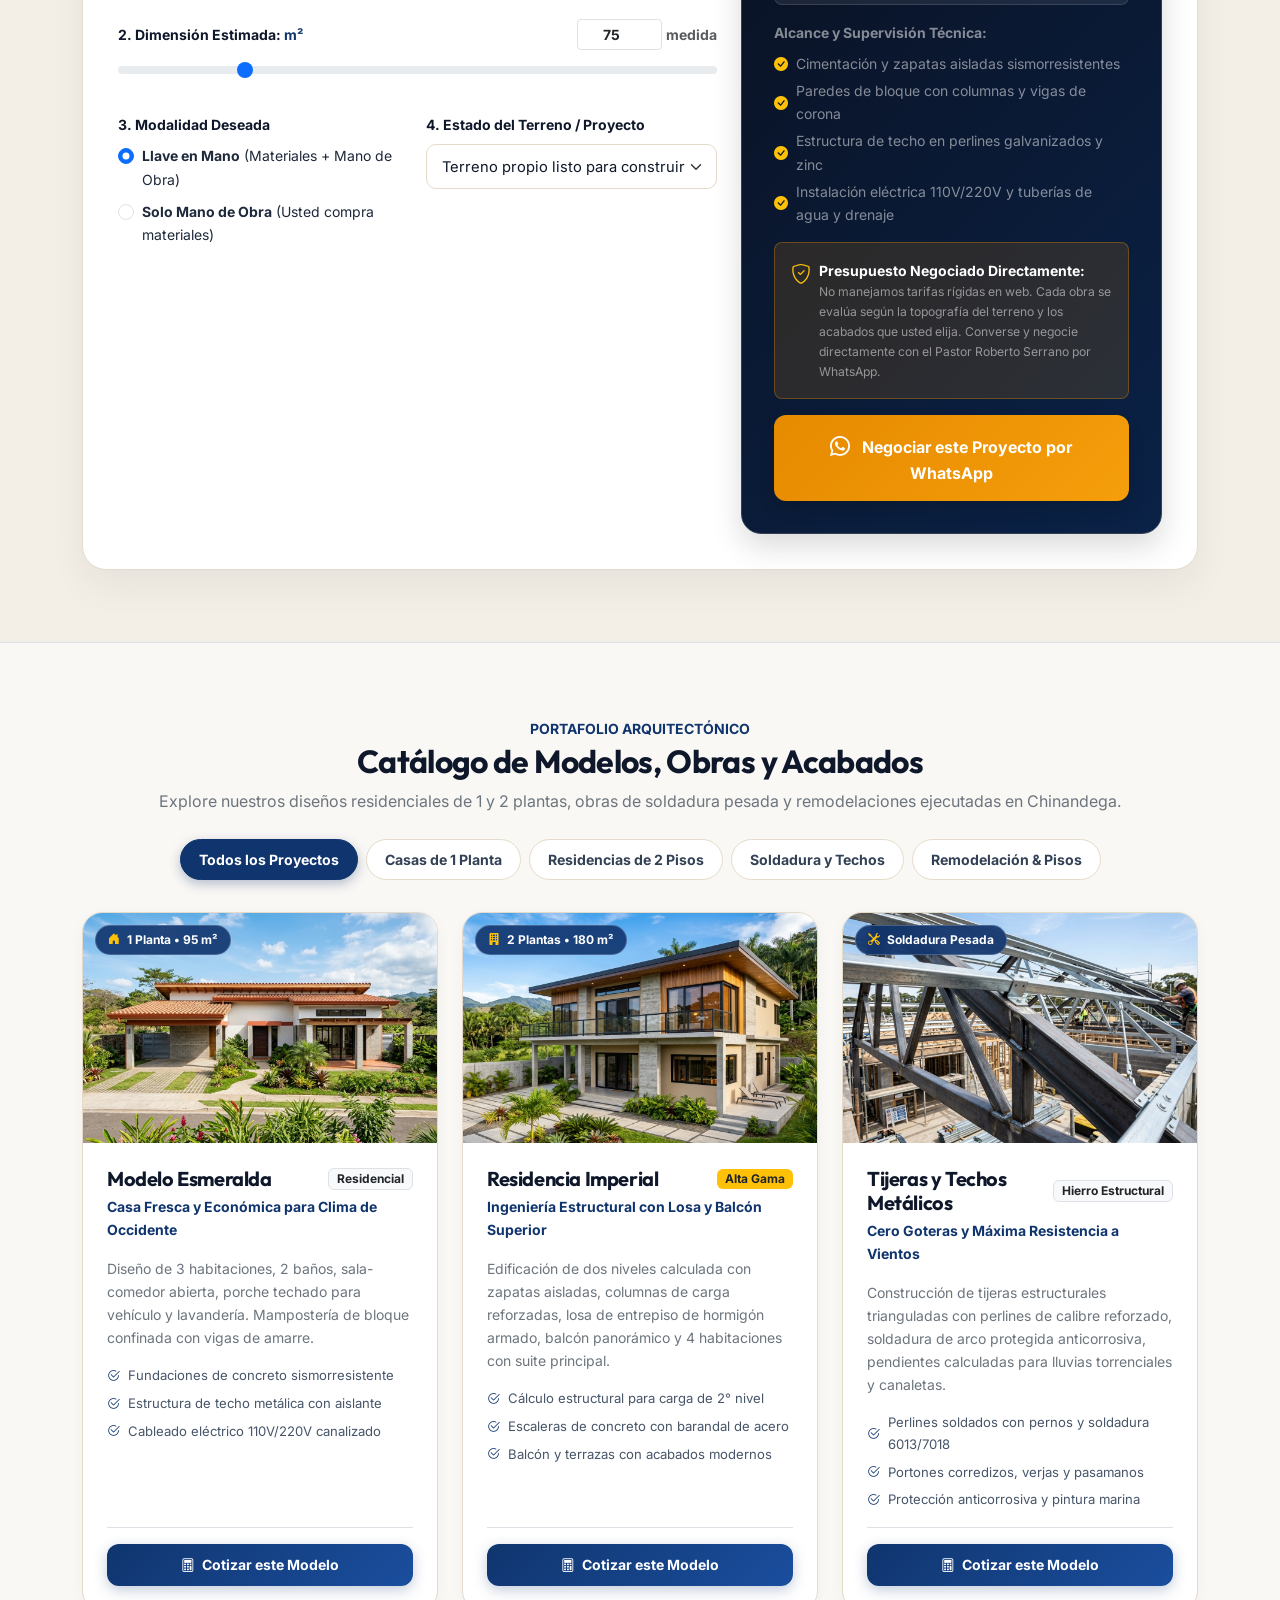
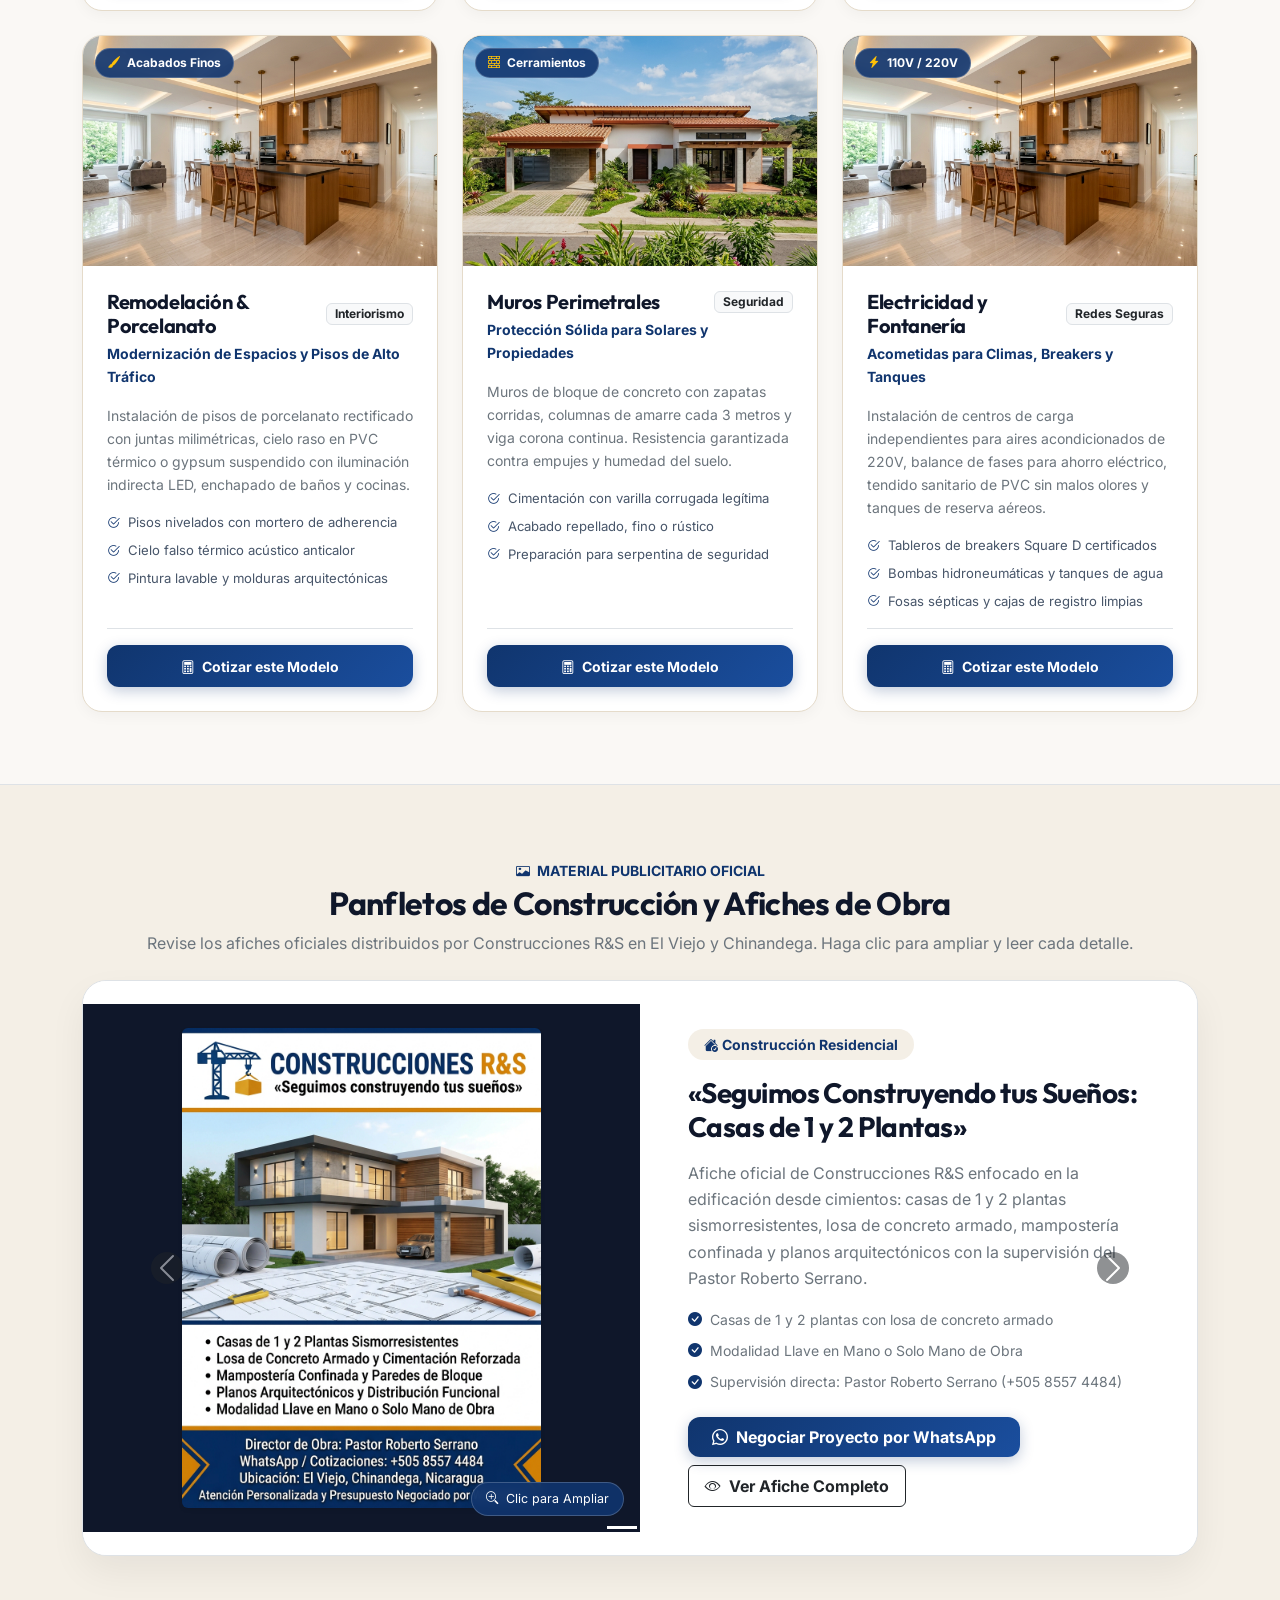
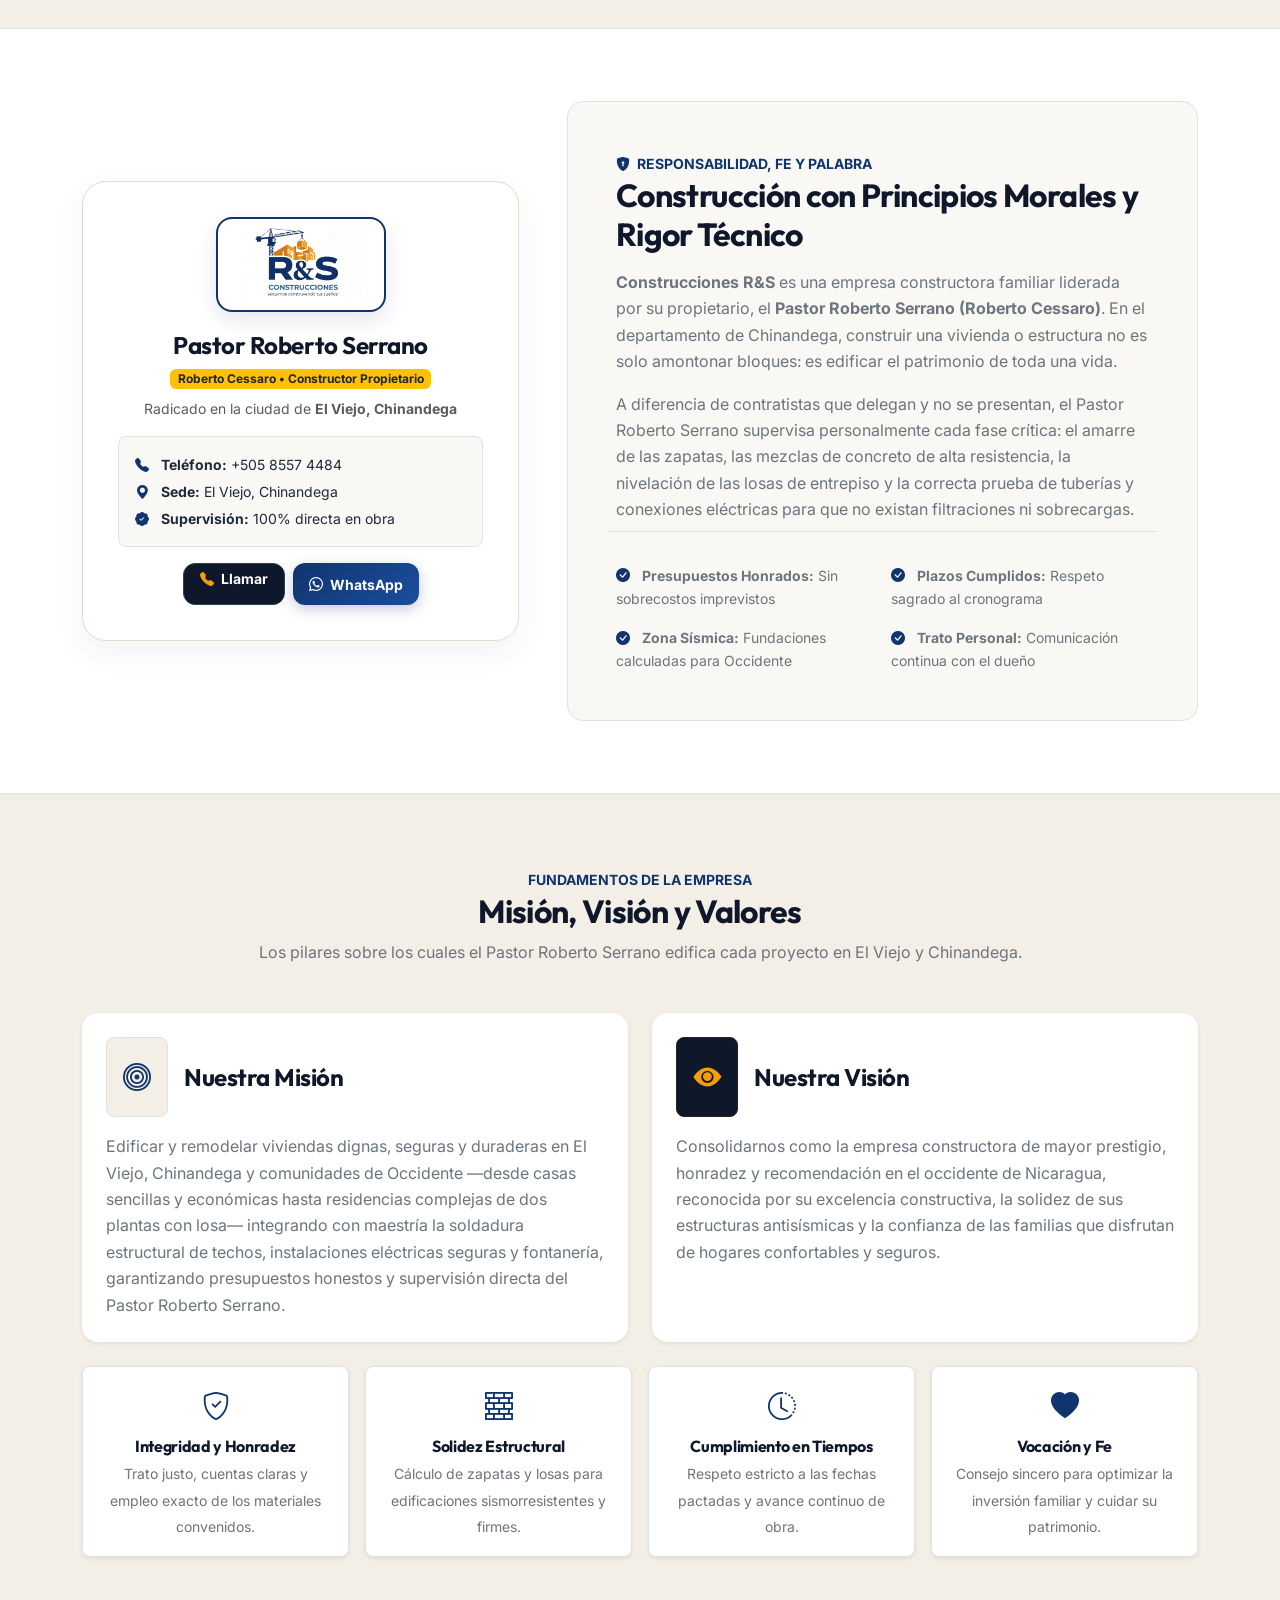
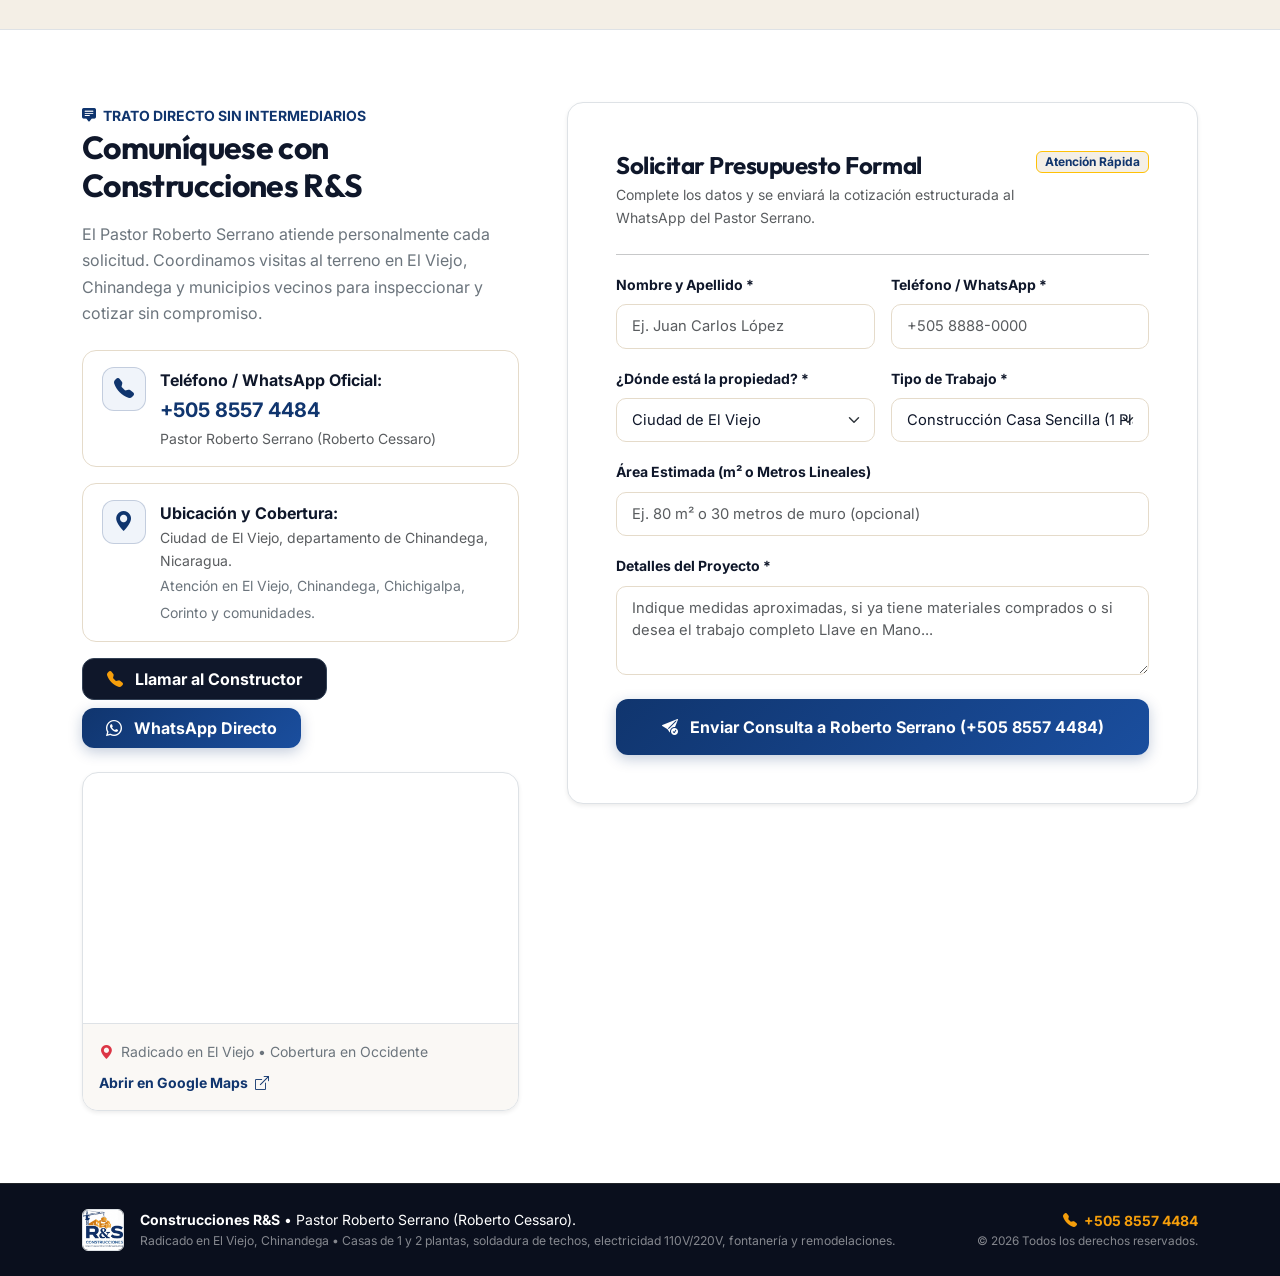
<file: CONSTRUCTORA RS/index.html>
<!DOCTYPE html>
<html lang="es">
<head>
  <meta charset="UTF-8">
  <meta name="viewport" content="width=device-width, initial-scale=1.0">
  <meta name="description" content="Construcciones R&S - A cargo de su propietario Pastor Roberto Serrano (Roberto Cessaro) en El Viejo y Chinandega. Construcción de casas de 1 y 2 plantas, soldadura de techos y tijeras, electricidad 110V/220V, fontanería, remodelación de interiores y muros perimetrales.">
  <title>Construcciones R&amp;S | Pastor Roberto Serrano • El Viejo, Chinandega | Casas de 1 y 2 Plantas</title>

  <!-- Favicon / Logo -->
  <link rel="icon" type="image/jpeg" href="logo.jpg">

  <!-- Bootstrap 5 CSS -->
  <link href="https://cdn.jsdelivr.net/npm/bootstrap@5.3.3/dist/css/bootstrap.min.css" rel="stylesheet">
  <!-- Bootstrap Icons -->
  <link rel="stylesheet" href="https://cdn.jsdelivr.net/npm/bootstrap-icons@1.11.3/font/bootstrap-icons.min.css">
  
  <!-- Google Fonts: Outfit & Inter -->
  <link rel="preconnect" href="https://fonts.googleapis.com">
  <link rel="preconnect" href="https://fonts.gstatic.com" crossorigin>
  <link href="https://fonts.googleapis.com/css2?family=Outfit:wght@400;500;600;700;800;900&family=Inter:wght@300;400;500;600;700;800&display=swap" rel="stylesheet">

  <link rel="stylesheet" href="style.css">
</head>
<body>

  <!-- 1. BARRA SUPERIOR DE INFORMACIÓN Y CONTACTO DIRECTO -->
  <div class="top-header-bar py-2">
    <div class="container d-flex flex-wrap justify-content-between align-items-center gap-2">
      <div class="d-flex align-items-center gap-3">
        <span><i class="bi bi-geo-alt-fill text-gold me-1"></i> Radicado en <strong>El Viejo</strong>, cobertura en <strong>Chinandega y Occidente</strong></span>
        <span class="d-none d-lg-inline opacity-75">|</span>
        <span class="d-none d-lg-inline"><i class="bi bi-person-badge-fill text-gold me-1"></i> Propietario: <strong>Pastor Roberto Serrano</strong> (Roberto Cessaro)</span>
      </div>
      <div class="d-flex align-items-center gap-3">
        <a href="tel:+50585574484" class="fw-semibold text-white text-decoration-none">
          <i class="bi bi-telephone-fill text-gold me-1"></i> +505 8557 4484
        </a>
        <a href="https://wa.me/50585574484?text=Hola%20Pastor%20Roberto%20Serrano,%20deseo%20cotizar%20un%20proyecto%20con%20Construcciones%20R%26S" target="_blank" rel="noopener" class="text-success fw-bold text-decoration-none">
          <i class="bi bi-whatsapp me-1"></i> WhatsApp Directo
        </a>
      </div>
    </div>
  </div>

  <!-- 2. NAVBAR MODERNO DE ALTA GAMA -->
  <nav class="navbar navbar-expand-xl sticky-top custom-navbar shadow-sm">
    <div class="container">
      <a class="navbar-brand d-flex align-items-center gap-2" href="#inicio">
        <img src="logo.jpg" onerror="this.src='logo.svg'" alt="Logo Construcciones R&amp;S" class="brand-logo-img">
        <div>
          <span class="brand-name d-block">CONSTRUCCIONES R&amp;S</span>
          <span class="brand-loc d-block">«SEGUIMOS CONSTRUYENDO TUS SUEÑOS» &bull; EL VIEJO, CHINANDEGA</span>
        </div>
      </a>

      <button class="navbar-toggler border-0" type="button" data-bs-toggle="collapse" data-bs-target="#navbarContent" aria-controls="navbarContent" aria-expanded="false" aria-label="Abrir navegación">
        <span class="navbar-toggler-icon"></span>
      </button>

      <div class="collapse navbar-collapse" id="navbarContent">
        <ul class="navbar-nav ms-auto mb-2 mb-xl-0 align-items-xl-center">
          <li class="nav-item"><a class="nav-link active" href="#inicio">Inicio</a></li>
          <li class="nav-item"><a class="nav-link" href="#catalogo">Modelos y Planos</a></li>
          <li class="nav-item"><a class="nav-link" href="#planificador">Planificador de Obra</a></li>
          <li class="nav-item"><a class="nav-link" href="#servicios">Especialidades</a></li>
          <li class="nav-item"><a class="nav-link" href="#panfletos">Panfletos Oficiales</a></li>
          <li class="nav-item"><a class="nav-link" href="#propietario">Roberto Serrano</a></li>
          <li class="nav-item"><a class="nav-link" href="#contacto">Contacto y Mapa</a></li>
          <li class="nav-item ms-xl-3 mt-2 mt-xl-0">
            <a class="btn btn-bronze text-white px-3 py-2 fw-bold" href="https://wa.me/50585574484?text=Hola%20Pastor%20Roberto%20Serrano,%20deseo%20solicitar%20un%20presupuesto%20de%20construcci%C3%B3n" target="_blank" rel="noopener">
              <i class="bi bi-whatsapp me-1"></i> Cotizar al +505 8557 4484
            </a>
          </li>
        </ul>
      </div>
    </div>
  </nav>

  <!-- 3. HERO SECTION ARQUITECTÓNICO -->
  <header class="hero-section py-5" id="inicio">
    <div class="container py-lg-4">
      <div class="row align-items-center g-4 g-lg-5">
        <div class="col-lg-7">
          <div class="badge-hero-architect mb-3">
            <span class="hero-pulse-dot"></span>
            <span class="small fw-bold text-slate-900">Construcción Responsable &bull; El Viejo y Chinandega</span>
          </div>

          <h1 class="hero-title mb-3">
            Desde casas sencillas hasta residencias complejas de <span class="hero-title-highlight">dos plantas</span>.
          </h1>

          <p class="lead text-secondary mb-4" style="font-size: 1.15rem;">
            En <strong>Construcciones R&amp;S</strong>, bajo la dirección directa de su propietario <strong>Pastor Roberto Serrano (Roberto Cessaro)</strong>, ejecutamos obras civiles garantizadas, soldadura de techos y tijeras, instalaciones eléctricas 110V/220V, fontanería, muros y acabados finos con presupuestos honestos y cumplimiento estricto.
          </p>

          <div class="d-flex flex-wrap gap-3 mb-4">
            <a href="https://wa.me/50585574484?text=Hola%20Pastor%20Roberto%20Serrano,%20quiero%20hacer%20una%20consulta%20para%20construir%20mi%20casa" target="_blank" rel="noopener" class="btn btn-bronze btn-lg px-4 fw-bold">
              <i class="bi bi-whatsapp me-2"></i> Consultar por WhatsApp
            </a>
            <a href="#planificador" class="btn btn-bronze-outline btn-lg px-4 fw-bold">
              <i class="bi bi-clipboard2-check me-2"></i> Planificar Mi Proyecto
            </a>
          </div>

          <!-- Indicadores de Confianza -->
          <div class="row g-2 g-md-3 pt-2">
            <div class="col-6 col-md-3">
              <div class="kpi-box text-center">
                <h3 class="fw-bold text-bronze mb-0"><span class="counter-number" data-target="2" data-prefix="1 y ">1 y 2</span></h3>
                <small class="text-muted fw-bold d-block" style="font-size: 0.76rem;">Plantas con Losa</small>
              </div>
            </div>
            <div class="col-6 col-md-3">
              <div class="kpi-box text-center">
                <h3 class="fw-bold text-bronze mb-0"><span class="counter-number" data-target="100" data-suffix="%">100%</span></h3>
                <small class="text-muted fw-bold d-block" style="font-size: 0.76rem;">Sismorresistente</small>
              </div>
            </div>
            <div class="col-6 col-md-3">
              <div class="kpi-box text-center">
                <h3 class="fw-bold text-bronze mb-0"><span class="counter-number" data-target="6" data-suffix=" en 1">6 en 1</span></h3>
                <small class="text-muted fw-bold d-block" style="font-size: 0.76rem;">Servicios Integrales</small>
              </div>
            </div>
            <div class="col-6 col-md-3">
              <div class="kpi-box text-center">
                <h3 class="fw-bold text-bronze mb-0">+<span class="counter-number" data-target="15" data-suffix=" Años">15 Años</span></h3>
                <small class="text-muted fw-bold d-block" style="font-size: 0.76rem;">Fe y Trayectoria</small>
              </div>
            </div>
          </div>
        </div>

        <div class="col-lg-5">
          <div class="card-hero-showcase shadow-lg">
            <div class="card-hero-header">
              <div class="d-flex justify-content-between align-items-center mb-1">
                <span class="badge bg-warning text-dark fw-bold">CONSTRUCTOR OFICIAL</span>
                <span class="small opacity-75"><i class="bi bi-shield-check"></i> Garantía Moral y Técnica</span>
              </div>
              <h4 class="fw-bold mb-0 text-white">Construcciones R&amp;S</h4>
              <small class="text-white-50">Pastor Roberto Serrano (Roberto Cessaro) &bull; El Viejo</small>
            </div>
            <div class="p-4 bg-white">
              <div class="text-center p-3 mb-3 rounded-4 bg-white border shadow-sm">
                <img src="logo.jpg" onerror="this.src='logo.svg'" alt="Logo Oficial Construcciones R&amp;S - Seguimos Construyendo tus Sueños" class="img-fluid rounded-3" style="max-height: 180px; width: auto; object-fit: contain;">
                <div class="mt-2 text-navy fw-bold small">
                  <i class="bi bi-stars text-warning me-1"></i> «Seguimos construyendo tus sueños»
                </div>
              </div>

              <div class="small mb-3 text-secondary">
                <div class="d-flex align-items-center mb-2">
                  <i class="bi bi-check-circle-fill text-bronze me-2"></i> <strong>Casas de 1 y 2 plantas:</strong> Mampostería confinada y losas
                </div>
                <div class="d-flex align-items-center mb-2">
                  <i class="bi bi-check-circle-fill text-bronze me-2"></i> <strong>Soldadura Pesada:</strong> Tijeras de perlines y portones
                </div>
                <div class="d-flex align-items-center mb-2">
                  <i class="bi bi-check-circle-fill text-bronze me-2"></i> <strong>Electricidad y Fontanería:</strong> 110V/220V, tanques y drenajes
                </div>
                <div class="d-flex align-items-center">
                  <i class="bi bi-check-circle-fill text-bronze me-2"></i> <strong>Remodelación:</strong> Porcelanato, cielo raso y muros
                </div>
              </div>

              <div class="d-grid gap-2">
                <a href="tel:+50585574484" class="btn btn-dark-architect py-2">
                  <i class="bi bi-telephone-outbound-fill me-2 text-gold"></i> Llamar al +505 8557 4484
                </a>
                <a href="https://wa.me/50585574484?text=Hola%20Pastor%20Roberto%20Serrano,%20deseo%20agendar%20una%20visita%20a%20mi%20terreno" target="_blank" rel="noopener" class="btn btn-bronze py-2">
                  <i class="bi bi-whatsapp me-2"></i> Escribir a Roberto Serrano
                </a>
              </div>
            </div>
          </div>
        </div>
      </div>
    </div>
  </header>

  <!-- 4. PLANIFICADOR DE PROYECTO Y NEGOCIACIÓN DIRECTA (SIN PRECIOS) -->
  <section class="py-5 bg-sand-100 border-top border-bottom reveal-on-scroll" id="planificador">
    <div class="container py-lg-4">
      <div class="text-center max-w-700 mx-auto mb-4">
        <span class="text-bronze text-uppercase fw-bold small"><i class="bi bi-pencil-square me-1"></i> Asistente de Proyecto</span>
        <h2 class="fw-bold text-slate-900">Planificador de Obra y Negociación Directa</h2>
        <p class="text-secondary">Defina los requerimientos de su proyecto (tipo de obra, dimensiones y modalidad). Una vez configurada la ficha técnica, envíela por WhatsApp para negociar el presupuesto de forma personalizada y sin costo con el Pastor Roberto Serrano.</p>
      </div>

      <div class="calc-card-container">
        <div class="row g-4">
          <!-- Columna de Configuración de la Obra -->
          <div class="col-lg-7">
            <h5 class="fw-bold text-slate-900 mb-3">1. Seleccione el Tipo de Obra</h5>
            <div class="row g-2 mb-4">
              <div class="col-sm-6 col-md-4">
                <div class="calc-type-btn active" data-type="casa1">
                  <div>
                    <i class="bi bi-house-door-fill text-bronze fs-4 mb-1 d-block"></i>
                    <strong class="d-block text-slate-900 small">Casa 1 Planta</strong>
                    <small class="text-muted" style="font-size: 0.72rem;">Económica y sólida</small>
                  </div>
                </div>
              </div>
              <div class="col-sm-6 col-md-4">
                <div class="calc-type-btn" data-type="casa2">
                  <div>
                    <i class="bi bi-building-fill text-bronze fs-4 mb-1 d-block"></i>
                    <strong class="d-block text-slate-900 small">Casa 2 Pisos</strong>
                    <small class="text-muted" style="font-size: 0.72rem;">Con losa de concreto</small>
                  </div>
                </div>
              </div>
              <div class="col-sm-6 col-md-4">
                <div class="calc-type-btn" data-type="soldadura">
                  <div>
                    <i class="bi bi-fire text-bronze fs-4 mb-1 d-block"></i>
                    <strong class="d-block text-slate-900 small">Soldadura / Techo</strong>
                    <small class="text-muted" style="font-size: 0.72rem;">Tijeras y perlines</small>
                  </div>
                </div>
              </div>
              <div class="col-sm-6 col-md-6">
                <div class="calc-type-btn" data-type="remodelacion">
                  <div>
                    <i class="bi bi-brush-fill text-bronze fs-4 mb-1 d-block"></i>
                    <strong class="d-block text-slate-900 small">Remodelación Interiores</strong>
                    <small class="text-muted" style="font-size: 0.72rem;">Porcelanato y cielo raso</small>
                  </div>
                </div>
              </div>
              <div class="col-sm-12 col-md-6">
                <div class="calc-type-btn" data-type="muro">
                  <div>
                    <i class="bi bi-bricks text-bronze fs-4 mb-1 d-block"></i>
                    <strong class="d-block text-slate-900 small">Muro Perimetral</strong>
                    <small class="text-muted" style="font-size: 0.72rem;">Bloque con columnas</small>
                  </div>
                </div>
              </div>
            </div>

            <!-- Área o Dimensión -->
            <div class="mb-4">
              <div class="d-flex justify-content-between align-items-center mb-2">
                <label for="calcAreaSlider" class="fw-bold text-slate-900 small">
                  2. Dimensión Estimada: <span id="calcUnidadLabel" class="text-bronze">m²</span>
                </label>
                <div class="d-flex align-items-center gap-1">
                  <input type="number" id="calcAreaInput" class="form-control form-control-sm text-center fw-bold" style="width: 85px;" value="75" min="10" max="500">
                  <span class="small text-muted fw-bold">medida</span>
                </div>
              </div>
              <input type="range" class="form-range" id="calcAreaSlider" min="30" max="250" value="75">
            </div>

            <!-- Modalidad y Estado del Terreno -->
            <div class="row g-3">
              <div class="col-sm-6">
                <label class="fw-bold text-slate-900 small d-block mb-2">3. Modalidad Deseada</label>
                <div class="form-check mb-2">
                  <input class="form-check-input" type="radio" name="calcMode" id="modeTodo" value="todo_incluido" checked>
                  <label class="form-check-label small" for="modeTodo">
                    <strong>Llave en Mano</strong> (Materiales + Mano de Obra)
                  </label>
                </div>
                <div class="form-check">
                  <input class="form-check-input" type="radio" name="calcMode" id="modeMano" value="mano_obra">
                  <label class="form-check-label small" for="modeMano">
                    <strong>Solo Mano de Obra</strong> (Usted compra materiales)
                  </label>
                </div>
              </div>

              <div class="col-sm-6">
                <label for="calcTerrenoSelect" class="fw-bold text-slate-900 small d-block mb-2">4. Estado del Terreno / Proyecto</label>
                <select id="calcTerrenoSelect" class="form-select form-select-sm form-architect-control">
                  <option value="Terreno propio listo para construir">Terreno propio listo para construir</option>
                  <option value="Cuento con planos arquitectónicos">Cuento con planos arquitectónicos</option>
                  <option value="Proyecto para iniciar desde cero">Proyecto para iniciar desde cero</option>
                  <option value="Remodelación sobre casa existente">Remodelación sobre casa existente</option>
                </select>
              </div>
            </div>
          </div>

          <!-- Columna de Ficha Técnica del Proyecto (Sin precios) -->
          <div class="col-lg-5">
            <div class="calc-result-box h-100 d-flex flex-column justify-content-between">
              <div>
                <span class="badge bg-warning text-dark fw-bold mb-2"><i class="bi bi-file-earmark-check-fill me-1"></i> FICHA TÉCNICA LISTA</span>
                <h5 class="text-white fw-bold mb-3" id="calcObraTitle">Casa 1 Planta (Mampostería Confinada)</h5>

                <!-- Resumen de Requerimientos -->
                <div class="p-3 rounded-3 mb-3" style="background: rgba(255, 255, 255, 0.08); border: 1px solid rgba(255, 255, 255, 0.12);">
                  <div class="row g-2 mb-2 pb-2 border-bottom border-secondary border-opacity-25 small">
                    <div class="col-6">
                      <span class="text-white-50 d-block">Dimensión:</span>
                      <strong class="text-gold" id="calcDimensionSummary">75 m²</strong>
                    </div>
                    <div class="col-6">
                      <span class="text-white-50 d-block">Modalidad:</span>
                      <strong class="text-white" id="calcModalidadSummary">Llave en Mano</strong>
                    </div>
                  </div>
                  <div class="small">
                    <span class="text-white-50 d-block">Estado del Terreno:</span>
                    <strong class="text-white-50" id="calcTerrenoSummary" style="font-size: 0.82rem;">Terreno propio listo para construir</strong>
                  </div>
                </div>

                <!-- Alcance Técnico Garantizado -->
                <div class="mb-3">
                  <span class="small text-white-50 fw-bold d-block mb-2">Alcance y Supervisión Técnica:</span>
                  <div id="calcAlcanceList">
                    <!-- Generado dinámicamente -->
                  </div>
                </div>

                <!-- Nota de Negociación Directa -->
                <div class="p-3 rounded-3 mb-3" style="background: rgba(230, 138, 0, 0.15); border: 1px solid rgba(230, 138, 0, 0.35);">
                  <div class="d-flex align-items-start gap-2">
                    <i class="bi bi-shield-check text-warning fs-5 flex-shrink-0"></i>
                    <div>
                      <strong class="text-white small d-block">Presupuesto Negociado Directamente:</strong>
                      <small class="text-white-50 d-block" style="font-size: 0.76rem;">
                        No manejamos tarifas rígidas en web. Cada obra se evalúa según la topografía del terreno y los acabados que usted elija. Converse y negocie directamente con el Pastor Roberto Serrano por WhatsApp.
                      </small>
                    </div>
                  </div>
                </div>
              </div>

              <div>
                <button type="button" class="btn btn-gold-action text-white w-100 py-3 fw-bold shadow fs-6" id="btnSharePlanWhatsApp">
                  <i class="bi bi-whatsapp me-2 fs-5"></i> Negociar este Proyecto por WhatsApp
                </button>
              </div>
            </div>
          </div>
        </div>
      </div>
    </div>
  </section>

  <!-- 5. CATÁLOGO INTERACTIVO DE MODELOS, PLANOS Y ACABADOS ARQUITECTÓNICOS -->
  <section class="py-5 bg-sand-50 reveal-on-scroll" id="catalogo">
    <div class="container py-lg-4">
      <div class="text-center max-w-700 mx-auto mb-4">
        <span class="text-bronze text-uppercase fw-bold small">Portafolio Arquitectónico</span>
        <h2 class="fw-bold text-slate-900">Catálogo de Modelos, Obras y Acabados</h2>
        <p class="text-secondary">Explore nuestros diseños residenciales de 1 y 2 plantas, obras de soldadura pesada y remodelaciones ejecutadas en Chinandega.</p>
      </div>

      <!-- Filtros Dinámicos -->
      <div class="filter-pills-wrap">
        <span class="filter-pill active" data-filter="*">Todos los Proyectos</span>
        <span class="filter-pill" data-filter="casa1">Casas de 1 Planta</span>
        <span class="filter-pill" data-filter="casa2">Residencias de 2 Pisos</span>
        <span class="filter-pill" data-filter="soldadura">Soldadura y Techos</span>
        <span class="filter-pill" data-filter="remodelacion">Remodelación &amp; Pisos</span>
      </div>

      <!-- Cuadrícula del Catálogo -->
      <div class="row g-4" id="catalogGrid">
        <!-- 1. Casa 1 Planta -->
        <div class="col-md-6 col-lg-4 catalog-item-col" data-category="casa1">
          <div class="catalog-card">
            <div class="catalog-img-wrap">
              <img src="img/casa_1_piso.jpg" alt="Casa Modelo Esmeralda 1 Planta" loading="lazy">
              <span class="catalog-badge-float"><i class="bi bi-house-door-fill text-warning me-1"></i> 1 Planta &bull; 95 m²</span>
            </div>
            <div class="p-4 d-flex flex-column justify-content-between flex-grow-1">
              <div>
                <div class="d-flex justify-content-between align-items-center mb-1">
                  <h5 class="fw-bold text-slate-900 mb-0">Modelo Esmeralda</h5>
                  <span class="badge bg-light text-dark border">Residencial</span>
                </div>
                <small class="text-bronze fw-bold d-block mb-3">Casa Fresca y Económica para Clima de Occidente</small>

                <p class="small text-secondary mb-3">
                  Diseño de 3 habitaciones, 2 baños, sala-comedor abierta, porche techado para vehículo y lavandería. Mampostería de bloque confinada con vigas de amarre.
                </p>

                <div class="mb-3">
                  <div class="catalog-spec-item"><i class="bi bi-check2-circle text-bronze"></i> Fundaciones de concreto sismorresistente</div>
                  <div class="catalog-spec-item"><i class="bi bi-check2-circle text-bronze"></i> Estructura de techo metálica con aislante</div>
                  <div class="catalog-spec-item"><i class="bi bi-check2-circle text-bronze"></i> Cableado eléctrico 110V/220V canalizado</div>
                </div>
              </div>

              <div class="pt-3 border-top d-flex gap-2">
                <button type="button" class="btn btn-sm btn-bronze w-100 fw-bold" onclick="seleccionarModeloParaCotizar('Modelo Esmeralda (1 Planta 95 m²)', 'Construcción Casa Sencilla')">
                  <i class="bi bi-calculator me-1"></i> Cotizar este Modelo
                </button>
              </div>
            </div>
          </div>
        </div>

        <!-- 2. Residencia 2 Pisos -->
        <div class="col-md-6 col-lg-4 catalog-item-col" data-category="casa2">
          <div class="catalog-card">
            <div class="catalog-img-wrap">
              <img src="img/casa_2_pisos.jpg" alt="Residencia Modelo Imperial 2 Pisos" loading="lazy">
              <span class="catalog-badge-float"><i class="bi bi-building-fill text-warning me-1"></i> 2 Plantas &bull; 180 m²</span>
            </div>
            <div class="p-4 d-flex flex-column justify-content-between flex-grow-1">
              <div>
                <div class="d-flex justify-content-between align-items-center mb-1">
                  <h5 class="fw-bold text-slate-900 mb-0">Residencia Imperial</h5>
                  <span class="badge bg-warning text-dark fw-bold">Alta Gama</span>
                </div>
                <small class="text-bronze fw-bold d-block mb-3">Ingeniería Estructural con Losa y Balcón Superior</small>

                <p class="small text-secondary mb-3">
                  Edificación de dos niveles calculada con zapatas aisladas, columnas de carga reforzadas, losa de entrepiso de hormigón armado, balcón panorámico y 4 habitaciones con suite principal.
                </p>

                <div class="mb-3">
                  <div class="catalog-spec-item"><i class="bi bi-check2-circle text-bronze"></i> Cálculo estructural para carga de 2° nivel</div>
                  <div class="catalog-spec-item"><i class="bi bi-check2-circle text-bronze"></i> Escaleras de concreto con barandal de acero</div>
                  <div class="catalog-spec-item"><i class="bi bi-check2-circle text-bronze"></i> Balcón y terrazas con acabados modernos</div>
                </div>
              </div>

              <div class="pt-3 border-top d-flex gap-2">
                <button type="button" class="btn btn-sm btn-bronze w-100 fw-bold" onclick="seleccionarModeloParaCotizar('Residencia Imperial (2 Plantas 180 m²)', 'Construcción Casa de 2 Pisos')">
                  <i class="bi bi-calculator me-1"></i> Cotizar este Modelo
                </button>
              </div>
            </div>
          </div>
        </div>

        <!-- 3. Soldadura y Techo -->
        <div class="col-md-6 col-lg-4 catalog-item-col" data-category="soldadura">
          <div class="catalog-card">
            <div class="catalog-img-wrap">
              <img src="img/soldadura_techo.jpg" alt="Estructura Metálica de Techo Soldado" loading="lazy">
              <span class="catalog-badge-float"><i class="bi bi-tools text-warning me-1"></i> Soldadura Pesada</span>
            </div>
            <div class="p-4 d-flex flex-column justify-content-between flex-grow-1">
              <div>
                <div class="d-flex justify-content-between align-items-center mb-1">
                  <h5 class="fw-bold text-slate-900 mb-0">Tijeras y Techos Metálicos</h5>
                  <span class="badge bg-light text-dark border">Hierro Estructural</span>
                </div>
                <small class="text-bronze fw-bold d-block mb-3">Cero Goteras y Máxima Resistencia a Vientos</small>

                <p class="small text-secondary mb-3">
                  Construcción de tijeras estructurales trianguladas con perlines de calibre reforzado, soldadura de arco protegida anticorrosiva, pendientes calculadas para lluvias torrenciales y canaletas.
                </p>

                <div class="mb-3">
                  <div class="catalog-spec-item"><i class="bi bi-check2-circle text-bronze"></i> Perlines soldados con pernos y soldadura 6013/7018</div>
                  <div class="catalog-spec-item"><i class="bi bi-check2-circle text-bronze"></i> Portones corredizos, verjas y pasamanos</div>
                  <div class="catalog-spec-item"><i class="bi bi-check2-circle text-bronze"></i> Protección anticorrosiva y pintura marina</div>
                </div>
              </div>

              <div class="pt-3 border-top d-flex gap-2">
                <button type="button" class="btn btn-sm btn-bronze w-100 fw-bold" onclick="seleccionarModeloParaCotizar('Estructura de Tijeras y Techo Metálico', 'Soldadura (Portones, Techos, Verjas)')">
                  <i class="bi bi-calculator me-1"></i> Cotizar este Modelo
                </button>
              </div>
            </div>
          </div>
        </div>

        <!-- 4. Remodelación e Interiores -->
        <div class="col-md-6 col-lg-4 catalog-item-col" data-category="remodelacion">
          <div class="catalog-card">
            <div class="catalog-img-wrap">
              <img src="img/remodelacion_interior.jpg" alt="Remodelación de Interiores y Pisos" loading="lazy">
              <span class="catalog-badge-float"><i class="bi bi-brush-fill text-warning me-1"></i> Acabados Finos</span>
            </div>
            <div class="p-4 d-flex flex-column justify-content-between flex-grow-1">
              <div>
                <div class="d-flex justify-content-between align-items-center mb-1">
                  <h5 class="fw-bold text-slate-900 mb-0">Remodelación &amp; Porcelanato</h5>
                  <span class="badge bg-light text-dark border">Interiorismo</span>
                </div>
                <small class="text-bronze fw-bold d-block mb-3">Modernización de Espacios y Pisos de Alto Tráfico</small>

                <p class="small text-secondary mb-3">
                  Instalación de pisos de porcelanato rectificado con juntas milimétricas, cielo raso en PVC térmico o gypsum suspendido con iluminación indirecta LED, enchapado de baños y cocinas.
                </p>

                <div class="mb-3">
                  <div class="catalog-spec-item"><i class="bi bi-check2-circle text-bronze"></i> Pisos nivelados con mortero de adherencia</div>
                  <div class="catalog-spec-item"><i class="bi bi-check2-circle text-bronze"></i> Cielo falso térmico acústico anticalor</div>
                  <div class="catalog-spec-item"><i class="bi bi-check2-circle text-bronze"></i> Pintura lavable y molduras arquitectónicas</div>
                </div>
              </div>

              <div class="pt-3 border-top d-flex gap-2">
                <button type="button" class="btn btn-sm btn-bronze w-100 fw-bold" onclick="seleccionarModeloParaCotizar('Remodelación Integral con Porcelanato y Cielo Raso', 'Remodelación de Interiores')">
                  <i class="bi bi-calculator me-1"></i> Cotizar este Modelo
                </button>
              </div>
            </div>
          </div>
        </div>

        <!-- 5. Muros Perimetrales -->
        <div class="col-md-6 col-lg-4 catalog-item-col" data-category="casa1">
          <div class="catalog-card">
            <div class="catalog-img-wrap">
              <img src="img/casa_1_piso.jpg" alt="Muros Perimetrales y Tapiales" loading="lazy" style="filter: brightness(0.92);">
              <span class="catalog-badge-float"><i class="bi bi-bricks text-warning me-1"></i> Cerramientos</span>
            </div>
            <div class="p-4 d-flex flex-column justify-content-between flex-grow-1">
              <div>
                <div class="d-flex justify-content-between align-items-center mb-1">
                  <h5 class="fw-bold text-slate-900 mb-0">Muros Perimetrales</h5>
                  <span class="badge bg-light text-dark border">Seguridad</span>
                </div>
                <small class="text-bronze fw-bold d-block mb-3">Protección Sólida para Solares y Propiedades</small>

                <p class="small text-secondary mb-3">
                  Muros de bloque de concreto con zapatas corridas, columnas de amarre cada 3 metros y viga corona continua. Resistencia garantizada contra empujes y humedad del suelo.
                </p>

                <div class="mb-3">
                  <div class="catalog-spec-item"><i class="bi bi-check2-circle text-bronze"></i> Cimentación con varilla corrugada legítima</div>
                  <div class="catalog-spec-item"><i class="bi bi-check2-circle text-bronze"></i> Acabado repellado, fino o rústico</div>
                  <div class="catalog-spec-item"><i class="bi bi-check2-circle text-bronze"></i> Preparación para serpentina de seguridad</div>
                </div>
              </div>

              <div class="pt-3 border-top d-flex gap-2">
                <button type="button" class="btn btn-sm btn-bronze w-100 fw-bold" onclick="seleccionarModeloParaCotizar('Muro Perimetral de Bloque Sismorresistente', 'Muro Perimetral')">
                  <i class="bi bi-calculator me-1"></i> Cotizar este Modelo
                </button>
              </div>
            </div>
          </div>
        </div>

        <!-- 6. Electricidad & Fontanería -->
        <div class="col-md-6 col-lg-4 catalog-item-col" data-category="remodelacion">
          <div class="catalog-card">
            <div class="catalog-img-wrap">
              <img src="img/remodelacion_interior.jpg" alt="Instalaciones Eléctricas y Sanitarias" loading="lazy" style="filter: contrast(1.05);">
              <span class="catalog-badge-float"><i class="bi bi-lightning-charge-fill text-warning me-1"></i> 110V / 220V</span>
            </div>
            <div class="p-4 d-flex flex-column justify-content-between flex-grow-1">
              <div>
                <div class="d-flex justify-content-between align-items-center mb-1">
                  <h5 class="fw-bold text-slate-900 mb-0">Electricidad y Fontanería</h5>
                  <span class="badge bg-light text-dark border">Redes Seguras</span>
                </div>
                <small class="text-bronze fw-bold d-block mb-3">Acometidas para Climas, Breakers y Tanques</small>

                <p class="small text-secondary mb-3">
                  Instalación de centros de carga independientes para aires acondicionados de 220V, balance de fases para ahorro eléctrico, tendido sanitario de PVC sin malos olores y tanques de reserva aéreos.
                </p>

                <div class="mb-3">
                  <div class="catalog-spec-item"><i class="bi bi-check2-circle text-bronze"></i> Tableros de breakers Square D certificados</div>
                  <div class="catalog-spec-item"><i class="bi bi-check2-circle text-bronze"></i> Bombas hidroneumáticas y tanques de agua</div>
                  <div class="catalog-spec-item"><i class="bi bi-check2-circle text-bronze"></i> Fosas sépticas y cajas de registro limpias</div>
                </div>
              </div>

              <div class="pt-3 border-top d-flex gap-2">
                <button type="button" class="btn btn-sm btn-bronze w-100 fw-bold" onclick="seleccionarModeloParaCotizar('Instalaciones Eléctricas 110V/220V y Red Sanitaria', 'Electricidad')">
                  <i class="bi bi-calculator me-1"></i> Cotizar este Modelo
                </button>
              </div>
            </div>
          </div>
        </div>
      </div>
    </div>
  </section>

  <!-- 6. SHOWCASE DE PANFLETOS OFICIALES (CON VISOR MODAL ZOOM) -->
  <section class="py-5 bg-sand-100 border-top border-bottom reveal-on-scroll" id="panfletos">
    <div class="container py-lg-4">
      <div class="text-center max-w-700 mx-auto mb-4">
        <span class="text-bronze text-uppercase fw-bold small"><i class="bi bi-card-image me-1"></i> Material Publicitario Oficial</span>
        <h2 class="fw-bold text-slate-900">Panfletos de Construcción y Afiches de Obra</h2>
        <p class="text-secondary">Revise los afiches oficiales distribuidos por Construcciones R&amp;S en El Viejo y Chinandega. Haga clic para ampliar y leer cada detalle.</p>
      </div>

      <!-- Carrusel Bootstrap de Panfletos -->
      <div id="carouselPanfletosRS" class="carousel slide carousel-fade brochure-carousel-card border" data-bs-ride="carousel" data-bs-interval="6000">
        <div class="carousel-indicators">
          <button type="button" data-bs-target="#carouselPanfletosRS" data-bs-slide-to="0" class="active" aria-current="true" aria-label="Panfleto 1: Casas"></button>
          <button type="button" data-bs-target="#carouselPanfletosRS" data-bs-slide-to="1" aria-label="Panfleto 2: Soldadura"></button>
        </div>

        <div class="carousel-inner">
          <!-- Slide 1: Panfleto de Construcción de Casas -->
          <div class="carousel-item active">
            <div class="row g-0 align-items-center bg-white">
              <div class="col-lg-6 brochure-img-container brochure-zoom-trigger" data-bs-toggle="modal" data-bs-target="#modalPanfletoZoom" data-full-img="panfleto_1.jpg" data-title="Panfleto Oficial: Construcción de Casas de 1 y 2 Plantas - Construcciones R&amp;S">
                <img src="panfleto_1.jpg" alt="Panfleto Construcción de Casas de 1 y 2 Plantas - Construcciones R&S" class="img-fluid rounded shadow-sm">
                <span class="brochure-zoom-hint"><i class="bi bi-zoom-in me-1"></i> Clic para Ampliar</span>
              </div>
              <div class="col-lg-6 p-4 p-lg-5 bg-white">
                <div class="d-inline-flex align-items-center px-3 py-1 rounded-pill bg-sand-100 text-bronze mb-3 fw-bold small">
                  <i class="bi bi-house-check-fill me-1"></i> Construcción Residencial
                </div>
                <h3 class="fw-bold text-slate-900 mb-3">«Seguimos Construyendo tus Sueños: Casas de 1 y 2 Plantas»</h3>
                <p class="text-secondary mb-3">
                  Afiche oficial de Construcciones R&amp;S enfocado en la edificación desde cimientos: casas de 1 y 2 plantas sismorresistentes, losa de concreto armado, mampostería confinada y planos arquitectónicos con la supervisión del Pastor Roberto Serrano.
                </p>
                <div class="mb-4">
                  <div class="d-flex align-items-center mb-2 small text-secondary">
                    <i class="bi bi-check-circle-fill text-bronze me-2"></i> Casas de 1 y 2 plantas con losa de concreto armado
                  </div>
                  <div class="d-flex align-items-center mb-2 small text-secondary">
                    <i class="bi bi-check-circle-fill text-bronze me-2"></i> Modalidad Llave en Mano o Solo Mano de Obra
                  </div>
                  <div class="d-flex align-items-center small text-secondary">
                    <i class="bi bi-check-circle-fill text-bronze me-2"></i> Supervisión directa: Pastor Roberto Serrano (+505 8557 4484)
                  </div>
                </div>

                <div class="d-flex flex-wrap gap-2">
                  <a href="https://wa.me/50585574484?text=Hola%20Pastor%20Roberto%20Serrano,%20vi%20el%20panfleto%20de%20construcci%C3%B3n%20de%20casas%20y%20deseo%20cotizar" target="_blank" rel="noopener" class="btn btn-bronze fw-bold px-4 py-2">
                    <i class="bi bi-whatsapp me-1"></i> Negociar Proyecto por WhatsApp
                  </a>
                  <button type="button" class="btn btn-outline-dark fw-bold px-3 py-2 brochure-zoom-trigger" data-bs-toggle="modal" data-bs-target="#modalPanfletoZoom" data-full-img="panfleto_1.jpg" data-title="Panfleto Oficial: Construcción de Casas de 1 y 2 Plantas">
                    <i class="bi bi-eye me-1"></i> Ver Afiche Completo
                  </button>
                </div>
              </div>
            </div>
          </div>

          <!-- Slide 2: Panfleto de Soldadura, Remodelación y Muros -->
          <div class="carousel-item">
            <div class="row g-0 align-items-center bg-white">
              <div class="col-lg-6 brochure-img-container brochure-zoom-trigger" data-bs-toggle="modal" data-bs-target="#modalPanfletoZoom" data-full-img="panfleto_2.jpg" data-title="Panfleto Oficial: Soldadura Pesada, Remodelación y Muros - Construcciones R&amp;S">
                <img src="panfleto_2.jpg" alt="Panfleto Soldadura Pesada, Remodelación y Muros - Construcciones R&S" class="img-fluid rounded shadow-sm">
                <span class="brochure-zoom-hint"><i class="bi bi-zoom-in me-1"></i> Clic para Ampliar</span>
              </div>
              <div class="col-lg-6 p-4 p-lg-5 bg-white">
                <div class="d-inline-flex align-items-center px-3 py-1 rounded-pill bg-slate-900 text-gold mb-3 fw-bold small">
                  <i class="bi bi-tools me-1"></i> Soldadura Pesada &amp; Remodelación
                </div>
                <h3 class="fw-bold text-slate-900 mb-3">«Soldadura Pesada, Remodelación y Muros Perimetrales»</h3>
                <p class="text-secondary mb-3">
                  Especialidad de la empresa en estructuras metálicas soldadas para techos de perlines galvanizados, portones corredizos, verjas, pisos de porcelanato, cielo raso PVC y muros perimetrales de bloque sismorresistentes.
                </p>
                <div class="mb-4">
                  <div class="d-flex align-items-center mb-2 small text-secondary">
                    <i class="bi bi-check-circle-fill text-bronze me-2"></i> Tijeras metálicas de perlines y techos de zinc sin filtraciones
                  </div>
                  <div class="d-flex align-items-center mb-2 small text-secondary">
                    <i class="bi bi-check-circle-fill text-bronze me-2"></i> Portones corredizos, verjas y estructuras de hierro reforzadas
                  </div>
                  <div class="d-flex align-items-center small text-secondary">
                    <i class="bi bi-check-circle-fill text-bronze me-2"></i> Pisos de porcelanato, cielo raso y muros de bloque
                  </div>
                </div>

                <div class="d-flex flex-wrap gap-2">
                  <a href="https://wa.me/50585574484?text=Hola%20Pastor%20Roberto%20Serrano,%20vi%20el%20panfleto%20de%20soldadura%20y%20muros,%20deseo%20negociar%20un%20trabajo" target="_blank" rel="noopener" class="btn btn-bronze fw-bold px-4 py-2">
                    <i class="bi bi-whatsapp me-1"></i> Cotizar Obra por WhatsApp
                  </a>
                  <button type="button" class="btn btn-outline-dark fw-bold px-3 py-2 brochure-zoom-trigger" data-bs-toggle="modal" data-bs-target="#modalPanfletoZoom" data-full-img="panfleto_2.jpg" data-title="Panfleto Oficial: Soldadura Pesada, Remodelación y Muros">
                    <i class="bi bi-eye me-1"></i> Ver Afiche Completo
                  </button>
                </div>
              </div>
            </div>
          </div>
        </div>

        <!-- Controles Carrusel -->
        <button class="carousel-control-prev" type="button" data-bs-target="#carouselPanfletosRS" data-bs-slide="prev">
          <span class="carousel-control-prev-icon bg-dark p-3 rounded-circle" aria-hidden="true"></span>
          <span class="visually-hidden">Anterior</span>
        </button>
        <button class="carousel-control-next" type="button" data-bs-target="#carouselPanfletosRS" data-bs-slide="next">
          <span class="carousel-control-next-icon bg-dark p-3 rounded-circle" aria-hidden="true"></span>
          <span class="visually-hidden">Siguiente</span>
        </button>
      </div>
    </div>
  </section>

  <!-- 7. SECCIÓN DEL PROPIETARIO: PASTOR ROBERTO SERRANO (ROBERTO CESSARO) -->
  <section class="py-5 bg-white reveal-on-scroll" id="propietario">
    <div class="container py-lg-4">
      <div class="row align-items-center g-4 g-lg-5">
        <div class="col-lg-5 text-center">
          <div class="owner-card-visual">
            <div class="owner-shield-frame">
              <img src="logo.jpg" onerror="this.src='logo.svg'" alt="Pastor Roberto Serrano">
            </div>
            <h4 class="fw-bold text-slate-900 mb-1">Pastor Roberto Serrano</h4>
            <span class="badge bg-warning text-dark fw-bold mb-2">Roberto Cessaro &bull; Constructor Propietario</span>
            <p class="small text-muted mb-3">Radicado en la ciudad de <strong>El Viejo, Chinandega</strong></p>

            <div class="p-3 bg-sand-50 rounded-3 border mb-3 text-start small">
              <div class="mb-1"><i class="bi bi-telephone-fill text-bronze me-2"></i> <strong>Teléfono:</strong> +505 8557 4484</div>
              <div class="mb-1"><i class="bi bi-geo-alt-fill text-bronze me-2"></i> <strong>Sede:</strong> El Viejo, Chinandega</div>
              <div><i class="bi bi-patch-check-fill text-bronze me-2"></i> <strong>Supervisión:</strong> 100% directa en obra</div>
            </div>

            <div class="d-flex justify-content-center gap-2">
              <a href="tel:+50585574484" class="btn btn-dark-architect btn-sm fw-bold px-3">
                <i class="bi bi-telephone-fill me-1 text-gold"></i> Llamar
              </a>
              <a href="https://wa.me/50585574484?text=Hola%20Pastor%20Roberto%20Serrano,%20gusto%20en%20saludarle" target="_blank" rel="noopener" class="btn btn-bronze btn-sm fw-bold px-3">
                <i class="bi bi-whatsapp me-1"></i> WhatsApp
              </a>
            </div>
          </div>
        </div>

        <div class="col-lg-7">
          <div class="p-4 p-md-5 bg-sand-50 rounded-4 border">
            <span class="text-bronze text-uppercase fw-bold small"><i class="bi bi-shield-lock-fill me-1"></i> Responsabilidad, Fe y Palabra</span>
            <h2 class="fw-bold text-slate-900 mb-3">Construcción con Principios Morales y Rigor Técnico</h2>
            <p class="text-secondary mb-3">
              <strong>Construcciones R&amp;S</strong> es una empresa constructora familiar liderada por su propietario, el <strong>Pastor Roberto Serrano (Roberto Cessaro)</strong>. En el departamento de Chinandega, construir una vivienda o estructura no es solo amontonar bloques: es edificar el patrimonio de toda una vida.
            </p>
            <p class="text-secondary mb-4">
              A diferencia de contratistas que delegan y no se presentan, el Pastor Roberto Serrano supervisa personalmente cada fase crítica: el amarre de las zapatas, las mezclas de concreto de alta resistencia, la nivelación de las losas de entrepiso y la correcta prueba de tuberías y conexiones eléctricas para que no existan filtraciones ni sobrecargas.
            </p>

            <div class="row g-3 border-top pt-3 small text-secondary">
              <div class="col-sm-6">
                <i class="bi bi-check-circle-fill text-bronze me-2"></i> <strong>Presupuestos Honrados:</strong> Sin sobrecostos imprevistos
              </div>
              <div class="col-sm-6">
                <i class="bi bi-check-circle-fill text-bronze me-2"></i> <strong>Plazos Cumplidos:</strong> Respeto sagrado al cronograma
              </div>
              <div class="col-sm-6">
                <i class="bi bi-check-circle-fill text-bronze me-2"></i> <strong>Zona Sísmica:</strong> Fundaciones calculadas para Occidente
              </div>
              <div class="col-sm-6">
                <i class="bi bi-check-circle-fill text-bronze me-2"></i> <strong>Trato Personal:</strong> Comunicación continua con el dueño
              </div>
            </div>
          </div>
        </div>
      </div>
    </div>
  </section>

  <!-- 8. MISIÓN, VISIÓN Y VALORES -->
  <section class="py-5 bg-sand-100 border-top border-bottom reveal-on-scroll" id="identidad">
    <div class="container py-lg-4">
      <div class="text-center max-w-700 mx-auto mb-5">
        <span class="text-bronze text-uppercase fw-bold small">Fundamentos de la Empresa</span>
        <h2 class="fw-bold text-slate-900">Misión, Visión y Valores</h2>
        <p class="text-secondary">Los pilares sobre los cuales el Pastor Roberto Serrano edifica cada proyecto en El Viejo y Chinandega.</p>
      </div>

      <div class="row g-4 mb-4">
        <!-- Misión -->
        <div class="col-md-6">
          <div class="card h-100 border-0 rounded-4 p-4 shadow-sm bg-white">
            <div class="d-flex align-items-center gap-3 mb-3">
              <div class="p-3 rounded-3 bg-sand-100 text-bronze fs-3 border">
                <i class="bi bi-bullseye"></i>
              </div>
              <h4 class="fw-bold text-slate-900 mb-0">Nuestra Misión</h4>
            </div>
            <p class="text-secondary mb-0">
              Edificar y remodelar viviendas dignas, seguras y duraderas en El Viejo, Chinandega y comunidades de Occidente —desde casas sencillas y económicas hasta residencias complejas de dos plantas con losa— integrando con maestría la soldadura estructural de techos, instalaciones eléctricas seguras y fontanería, garantizando presupuestos honestos y supervisión directa del Pastor Roberto Serrano.
            </p>
          </div>
        </div>

        <!-- Visión -->
        <div class="col-md-6">
          <div class="card h-100 border-0 rounded-4 p-4 shadow-sm bg-white">
            <div class="d-flex align-items-center gap-3 mb-3">
              <div class="p-3 rounded-3 bg-slate-900 text-gold fs-3 border border-dark">
                <i class="bi bi-eye-fill"></i>
              </div>
              <h4 class="fw-bold text-slate-900 mb-0">Nuestra Visión</h4>
            </div>
            <p class="text-secondary mb-0">
              Consolidarnos como la empresa constructora de mayor prestigio, honradez y recomendación en el occidente de Nicaragua, reconocida por su excelencia constructiva, la solidez de sus estructuras antisísmicas y la confianza de las familias que disfrutan de hogares confortables y seguros.
            </p>
          </div>
        </div>
      </div>

      <!-- Valores -->
      <div class="row g-3">
        <div class="col-md-3 col-sm-6">
          <div class="p-3 bg-white rounded-3 border h-100 text-center shadow-sm">
            <i class="bi bi-shield-check text-bronze fs-3 mb-2 d-block"></i>
            <h6 class="fw-bold text-slate-900 mb-1">Integridad y Honradez</h6>
            <small class="text-secondary">Trato justo, cuentas claras y empleo exacto de los materiales convenidos.</small>
          </div>
        </div>

        <div class="col-md-3 col-sm-6">
          <div class="p-3 bg-white rounded-3 border h-100 text-center shadow-sm">
            <i class="bi bi-bricks text-bronze fs-3 mb-2 d-block"></i>
            <h6 class="fw-bold text-slate-900 mb-1">Solidez Estructural</h6>
            <small class="text-secondary">Cálculo de zapatas y losas para edificaciones sismorresistentes y firmes.</small>
          </div>
        </div>

        <div class="col-md-3 col-sm-6">
          <div class="p-3 bg-white rounded-3 border h-100 text-center shadow-sm">
            <i class="bi bi-clock-history text-bronze fs-3 mb-2 d-block"></i>
            <h6 class="fw-bold text-slate-900 mb-1">Cumplimiento en Tiempos</h6>
            <small class="text-secondary">Respeto estricto a las fechas pactadas y avance continuo de obra.</small>
          </div>
        </div>

        <div class="col-md-3 col-sm-6">
          <div class="p-3 bg-white rounded-3 border h-100 text-center shadow-sm">
            <i class="bi bi-heart-fill text-bronze fs-3 mb-2 d-block"></i>
            <h6 class="fw-bold text-slate-900 mb-1">Vocación y Fe</h6>
            <small class="text-secondary">Consejo sincero para optimizar la inversión familiar y cuidar su patrimonio.</small>
          </div>
        </div>
      </div>
    </div>
  </section>

  <!-- 9. CONTACTO DIRECTO, FORMULARIO INTELIGENTE Y MAPA -->
  <section class="py-5 bg-white" id="contacto">
    <div class="container py-lg-4">
      <div class="row g-4 g-lg-5">
        <!-- Columna de Información y Mapa -->
        <div class="col-lg-5">
          <span class="text-bronze text-uppercase fw-bold small"><i class="bi bi-chat-square-text-fill me-1"></i> Trato Directo sin Intermediarios</span>
          <h2 class="fw-bold text-slate-900 mb-3">Comuníquese con Construcciones R&amp;S</h2>
          <p class="text-secondary mb-4">
            El Pastor Roberto Serrano atiende personalmente cada solicitud. Coordinamos visitas al terreno en El Viejo, Chinandega y municipios vecinos para inspeccionar y cotizar sin compromiso.
          </p>

          <div class="contact-pill-box mb-3">
            <div class="contact-icon-bubble">
              <i class="bi bi-telephone-fill"></i>
            </div>
            <div>
              <strong class="text-slate-900 d-block">Teléfono / WhatsApp Oficial:</strong>
              <a href="tel:+50585574484" class="text-decoration-none text-bronze fw-bold fs-5">+505 8557 4484</a>
              <small class="text-muted d-block">Pastor Roberto Serrano (Roberto Cessaro)</small>
            </div>
          </div>

          <div class="contact-pill-box mb-3">
            <div class="contact-icon-bubble">
              <i class="bi bi-geo-alt-fill"></i>
            </div>
            <div>
              <strong class="text-slate-900 d-block">Ubicación y Cobertura:</strong>
              <small class="text-muted d-block">Ciudad de El Viejo, departamento de Chinandega, Nicaragua.</small>
              <small class="text-secondary">Atención en El Viejo, Chinandega, Chichigalpa, Corinto y comunidades.</small>
            </div>
          </div>

          <div class="d-flex flex-wrap gap-2 mb-4">
            <a href="tel:+50585574484" class="btn btn-dark-architect fw-bold px-4 py-2">
              <i class="bi bi-telephone-fill me-2 text-gold"></i> Llamar al Constructor
            </a>
            <a href="https://wa.me/50585574484?text=Hola%20Pastor%20Roberto%20Serrano,%20deseo%20consultarle%20sobre%20un%20proyecto%20de%20construcci%C3%B3n" target="_blank" rel="noopener" class="btn btn-bronze fw-bold px-4 py-2">
              <i class="bi bi-whatsapp me-2"></i> WhatsApp Directo
            </a>
          </div>

          <!-- Mapa Interactivo de El Viejo, Chinandega -->
          <div class="rounded-4 overflow-hidden shadow-sm border bg-white">
            <iframe 
              src="https://www.google.com/maps?q=El+Viejo,+Chinandega,+Nicaragua&t=&z=14&ie=UTF8&iwloc=&output=embed" 
              width="100%" 
              height="250" 
              style="border:0; display:block;" 
              allowfullscreen="" 
              loading="lazy" 
              referrerpolicy="no-referrer-when-downgrade"
              title="Mapa de Ubicación de Construcciones R&S en El Viejo">
            </iframe>
            <div class="p-3 bg-sand-50 d-flex flex-wrap justify-content-between align-items-center gap-2 small border-top">
              <span class="text-secondary"><i class="bi bi-geo-alt-fill text-danger me-1"></i> Radicado en El Viejo &bull; Cobertura en Occidente</span>
              <a href="https://maps.google.com/?q=El+Viejo,+Chinandega" target="_blank" rel="noopener" class="text-bronze text-decoration-none fw-bold">
                Abrir en Google Maps <i class="bi bi-box-arrow-up-right ms-1"></i>
              </a>
            </div>
          </div>
        </div>

        <!-- Columna de Formulario Inteligente -->
        <div class="col-lg-7">
          <div class="card border rounded-4 shadow-sm p-4 p-md-5 bg-white">
            <div class="d-flex justify-content-between align-items-start mb-2">
              <div>
                <h4 class="fw-bold text-slate-900 mb-1">Solicitar Presupuesto Formal</h4>
                <p class="small text-muted mb-0">Complete los datos y se enviará la cotización estructurada al WhatsApp del Pastor Serrano.</p>
              </div>
              <span class="badge bg-sand-100 text-bronze border border-warning fw-bold">Atención Rápida</span>
            </div>

            <hr class="my-3">

            <form id="formContactoRS" onsubmit="enviarContactoRS(event)">
              <div class="row g-3 mb-3">
                <div class="col-sm-6">
                  <label for="rsNombre" class="form-label small fw-bold text-slate-900">Nombre y Apellido *</label>
                  <input type="text" id="rsNombre" class="form-control form-architect-control" placeholder="Ej. Juan Carlos López" required>
                </div>
                <div class="col-sm-6">
                  <label for="rsTelefono" class="form-label small fw-bold text-slate-900">Teléfono / WhatsApp *</label>
                  <input type="tel" id="rsTelefono" class="form-control form-architect-control" placeholder="+505 8888-0000" required>
                </div>
              </div>

              <div class="row g-3 mb-3">
                <div class="col-sm-6">
                  <label for="rsUbicacion" class="form-label small fw-bold text-slate-900">¿Dónde está la propiedad? *</label>
                  <select id="rsUbicacion" class="form-select form-architect-control" required>
                    <option value="Ciudad de El Viejo">Ciudad de El Viejo</option>
                    <option value="Comunidades de El Viejo">Comunidades de El Viejo</option>
                    <option value="Ciudad de Chinandega">Ciudad de Chinandega</option>
                    <option value="Chichigalpa">Chichigalpa</option>
                    <option value="Corinto">Corinto</option>
                    <option value="Otro Municipio de Occidente">Otro Municipio de Occidente</option>
                  </select>
                </div>
                <div class="col-sm-6">
                  <label for="rsServicio" class="form-label small fw-bold text-slate-900">Tipo de Trabajo *</label>
                  <select id="rsServicio" class="form-select form-architect-control" required>
                    <option value="Construcción Casa Sencilla">Construcción Casa Sencilla (1 Planta)</option>
                    <option value="Construcción Casa de 2 Pisos">Construcción Casa de 2 Pisos o Plantas</option>
                    <option value="Soldadura (Portones, Techos, Verjas)">Soldadura de Techos, Tijeras y Portones</option>
                    <option value="Remodelación de Interiores">Remodelación (Porcelanato, Cielo Raso, Cocina)</option>
                    <option value="Muro Perimetral">Muro Perimetral de Bloque Sismorresistente</option>
                    <option value="Electricidad">Instalación Eléctrica 110V/220V</option>
                    <option value="Fontanería">Fontanería y Red Sanitaria</option>
                  </select>
                </div>
              </div>

              <div class="mb-3">
                <label for="rsMetros" class="form-label small fw-bold text-slate-900">Área Estimada (m² o Metros Lineales)</label>
                <input type="text" id="rsMetros" class="form-control form-architect-control" placeholder="Ej. 80 m² o 30 metros de muro (opcional)">
              </div>

              <div class="mb-4">
                <label for="rsMensaje" class="form-label small fw-bold text-slate-900">Detalles del Proyecto *</label>
                <textarea id="rsMensaje" class="form-control form-architect-control" rows="3" placeholder="Indique medidas aproximadas, si ya tiene materiales comprados o si desea el trabajo completo Llave en Mano..." required></textarea>
              </div>

              <button type="submit" class="btn btn-bronze w-100 fw-bold py-3 fs-6" id="btnSubmitRS">
                <i class="bi bi-send-check-fill me-2"></i> Enviar Consulta a Roberto Serrano (+505 8557 4484)
              </button>

              <div id="feedbackRS" class="mt-3 text-center small fw-bold text-success d-none">
                <i class="bi bi-check-circle-fill me-1"></i> ¡Información preparada con éxito! Abriendo chat de WhatsApp...
              </div>
            </form>
          </div>
        </div>
      </div>
    </div>
  </section>

  <!-- 10. MODAL ZOOM PARA VER PANFLETOS EN ALTA DEFINICIÓN -->
  <div class="modal fade modal-brochure-viewer" id="modalPanfletoZoom" tabindex="-1" aria-hidden="true">
    <div class="modal-dialog modal-dialog-centered modal-lg">
      <div class="modal-content">
        <div class="modal-header border-0 pb-0">
          <h6 class="modal-title text-white fw-bold" id="modalBrochureTitle">Panfleto Oficial</h6>
          <button type="button" class="btn-close btn-close-white" data-bs-dismiss="modal" aria-label="Cerrar"></button>
        </div>
        <div class="modal-body text-center p-3">
          <img src="panfleto_1.jpg" id="modalBrochureImg" class="img-fluid" alt="Panfleto en Zoom">
        </div>
        <div class="modal-footer border-0 pt-0 justify-content-center">
          <a href="https://wa.me/50585574484?text=Hola%20Pastor%20Roberto%20Serrano,%20vi%20su%20panfleto%20y%20deseo%20cotizar" target="_blank" rel="noopener" class="btn btn-bronze fw-bold">
            <i class="bi bi-whatsapp me-1"></i> Cotizar este Trabajo
          </a>
          <button type="button" class="btn btn-secondary fw-bold" data-bs-dismiss="modal">Cerrar</button>
        </div>
      </div>
    </div>
  </div>

  <!-- 11. FOOTER ARQUITECTÓNICO -->
  <footer class="py-4 bg-slate-950 text-white border-top border-dark">
    <div class="container d-flex flex-wrap justify-content-between align-items-center gap-3 small">
      <div class="d-flex align-items-center gap-3">
        <img src="logo.jpg" onerror="this.src='logo.svg'" alt="Construcciones R&amp;S" class="rounded border" style="height: 42px; width: 42px; object-fit: cover;">
        <div>
          <strong class="text-white">Construcciones R&amp;S</strong> &bull; Pastor Roberto Serrano (Roberto Cessaro).
          <div class="text-white-50" style="font-size: 0.76rem;">Radicado en El Viejo, Chinandega &bull; Casas de 1 y 2 plantas, soldadura de techos, electricidad 110V/220V, fontanería y remodelaciones.</div>
        </div>
      </div>
      <div class="text-end">
        <div class="text-gold fw-bold"><i class="bi bi-telephone-fill me-1"></i> +505 8557 4484</div>
        <div class="text-white-50" style="font-size: 0.74rem;">
          &copy; 2026 Todos los derechos reservados.
        </div>
      </div>
    </div>
  </footer>

  <!-- 12. BOTÓN FLOTANTE DE WHATSAPP CON RADAR -->
  <a href="https://wa.me/50585574484?text=Hola%20Pastor%20Roberto%20Serrano,%20deseo%20consultarle%20sobre%20un%20trabajo%20de%20construcci%C3%B3n" class="floating-whatsapp-fab" title="Escribir al WhatsApp del Pastor Serrano" target="_blank" rel="noopener">
    <i class="bi bi-whatsapp"></i>
  </a>

  <!-- Bootstrap 5 Bundle JS -->
  <script src="https://cdn.jsdelivr.net/npm/bootstrap@5.3.3/dist/js/bootstrap.bundle.min.js"></script>
  <script src="script.js"></script>
</body>
</html>
</file>
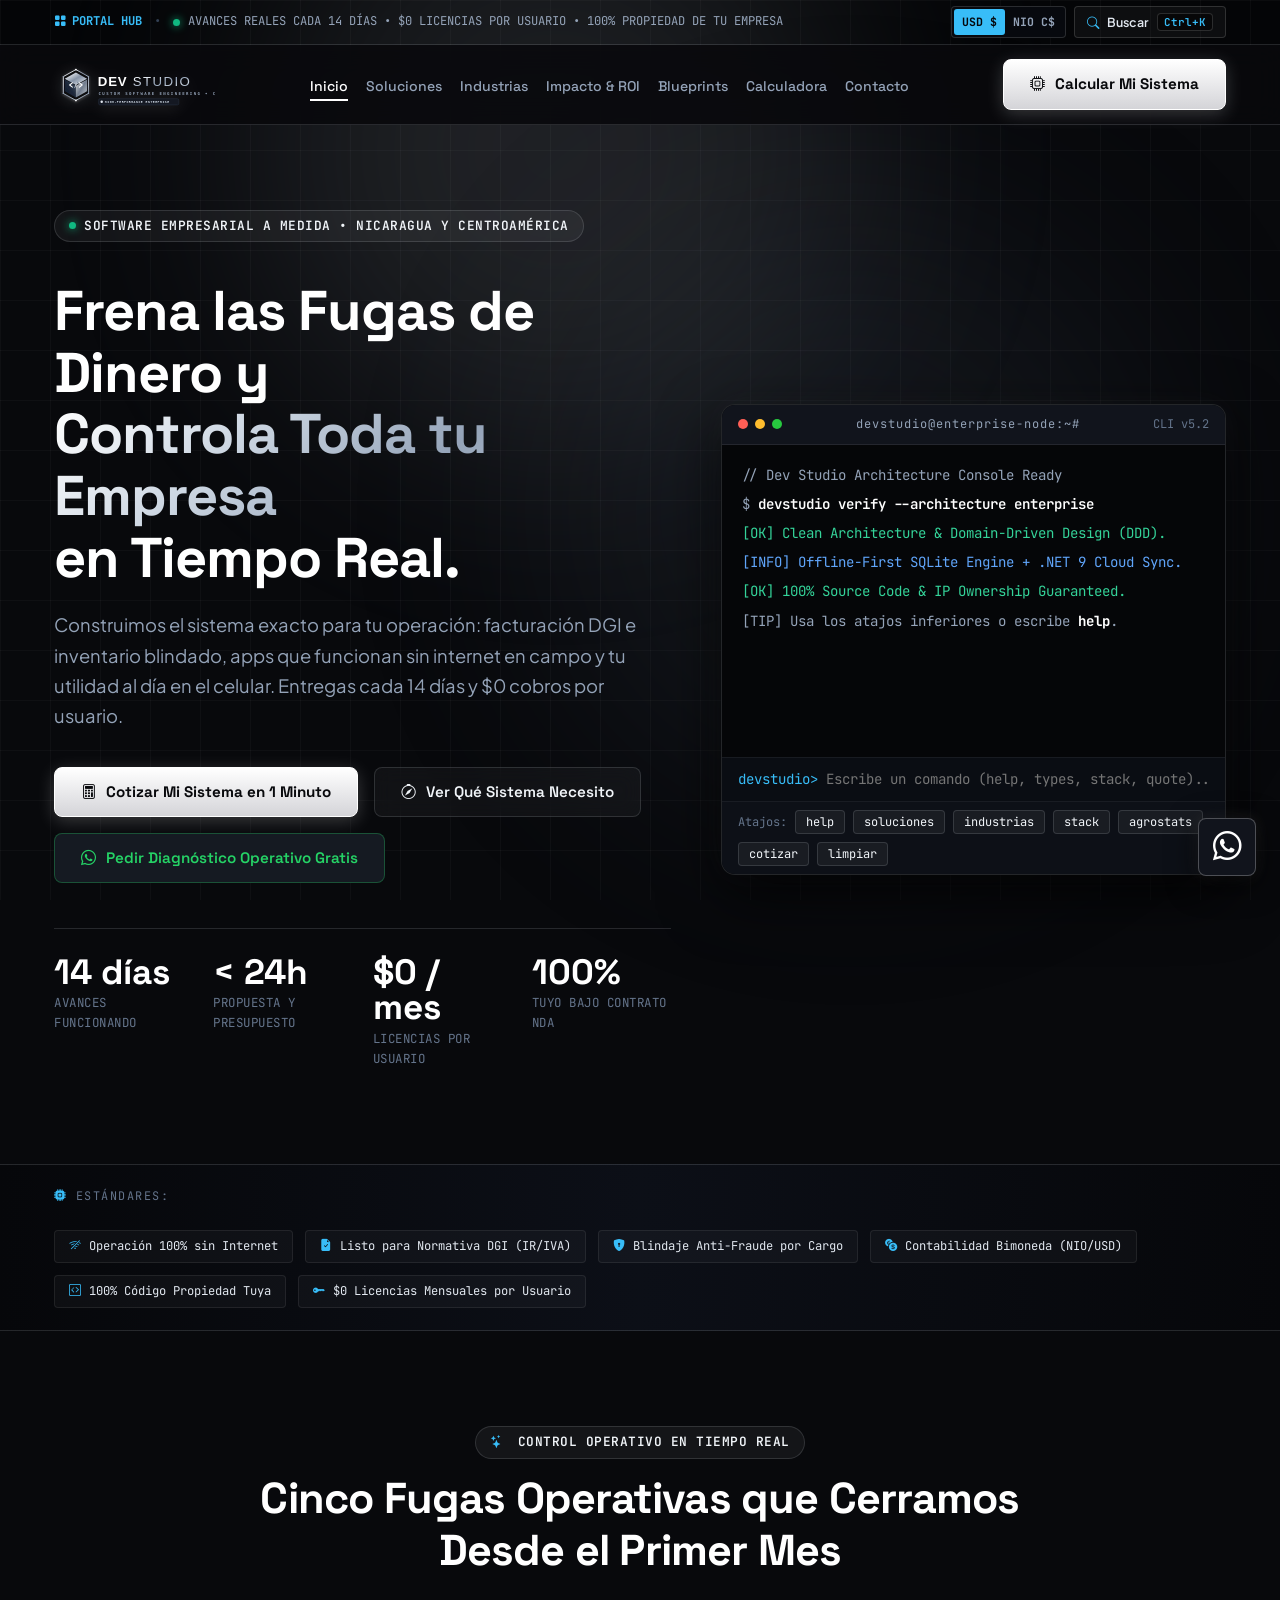
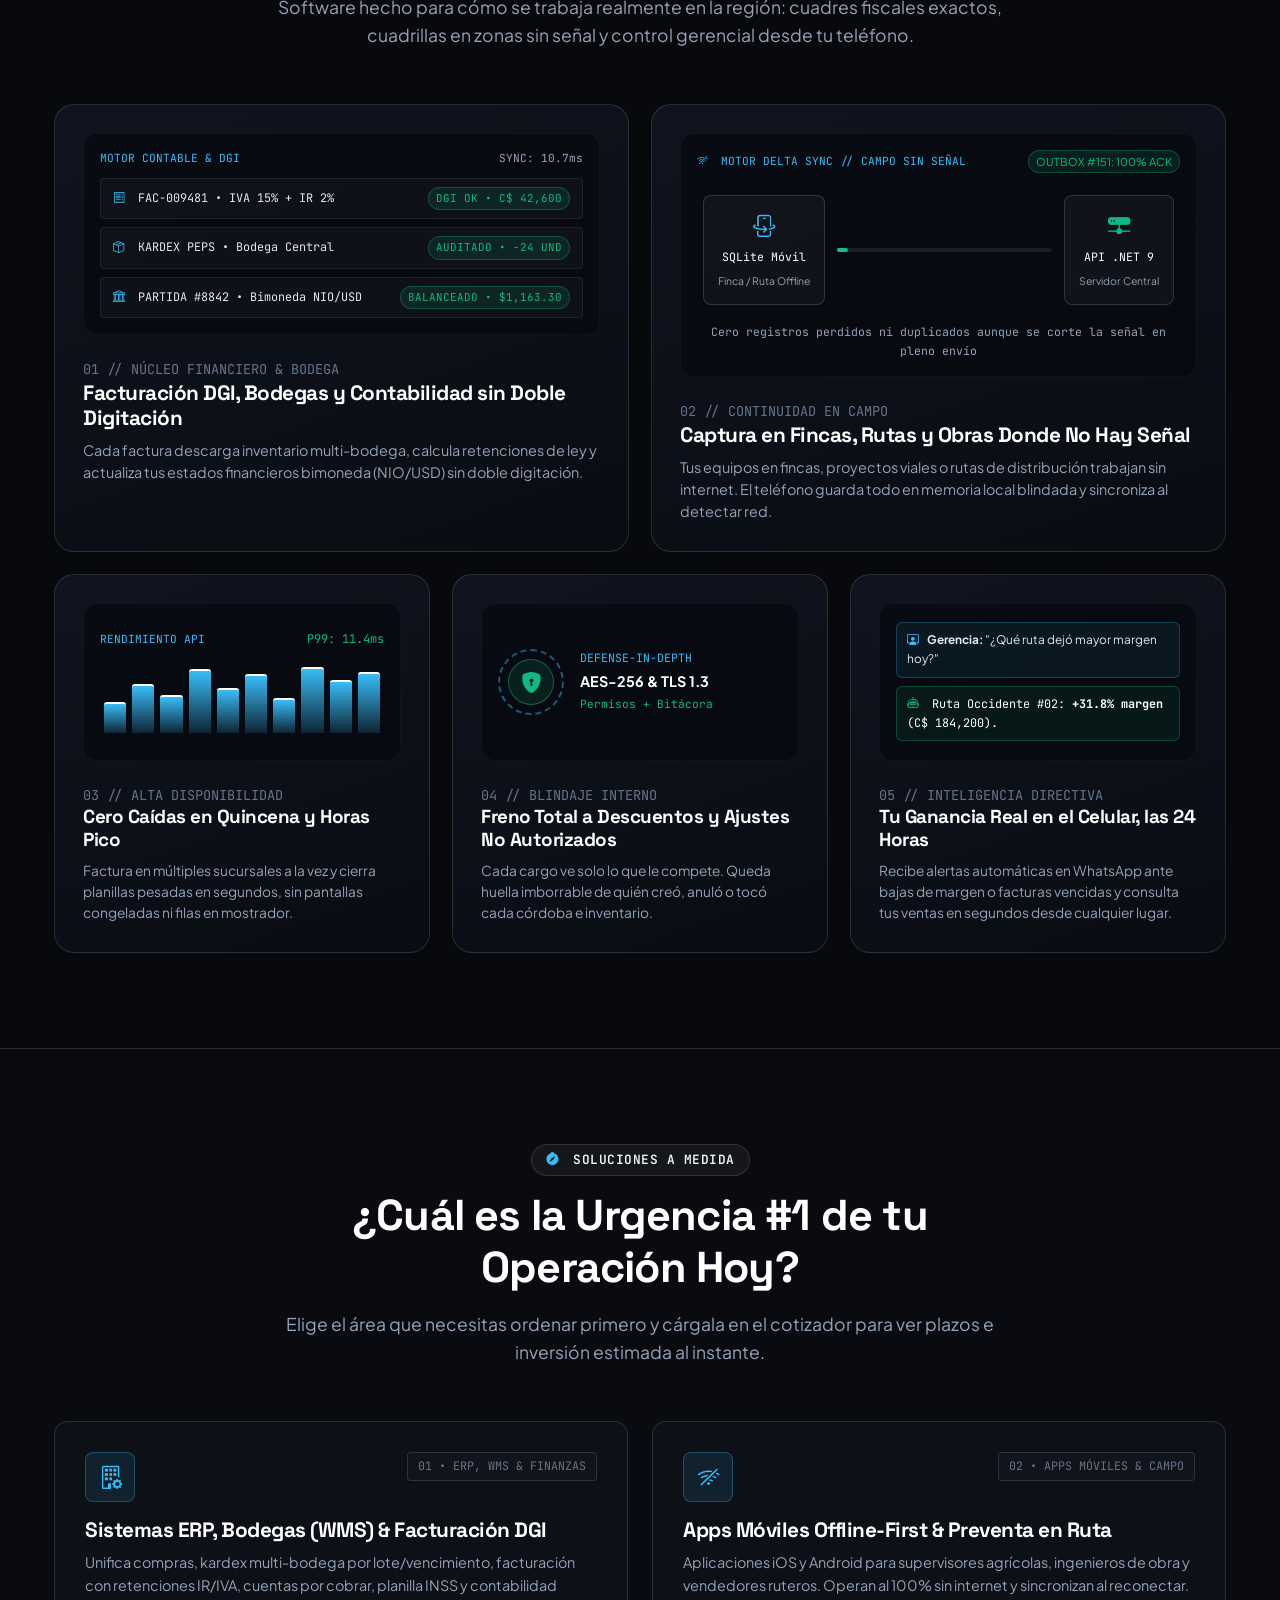
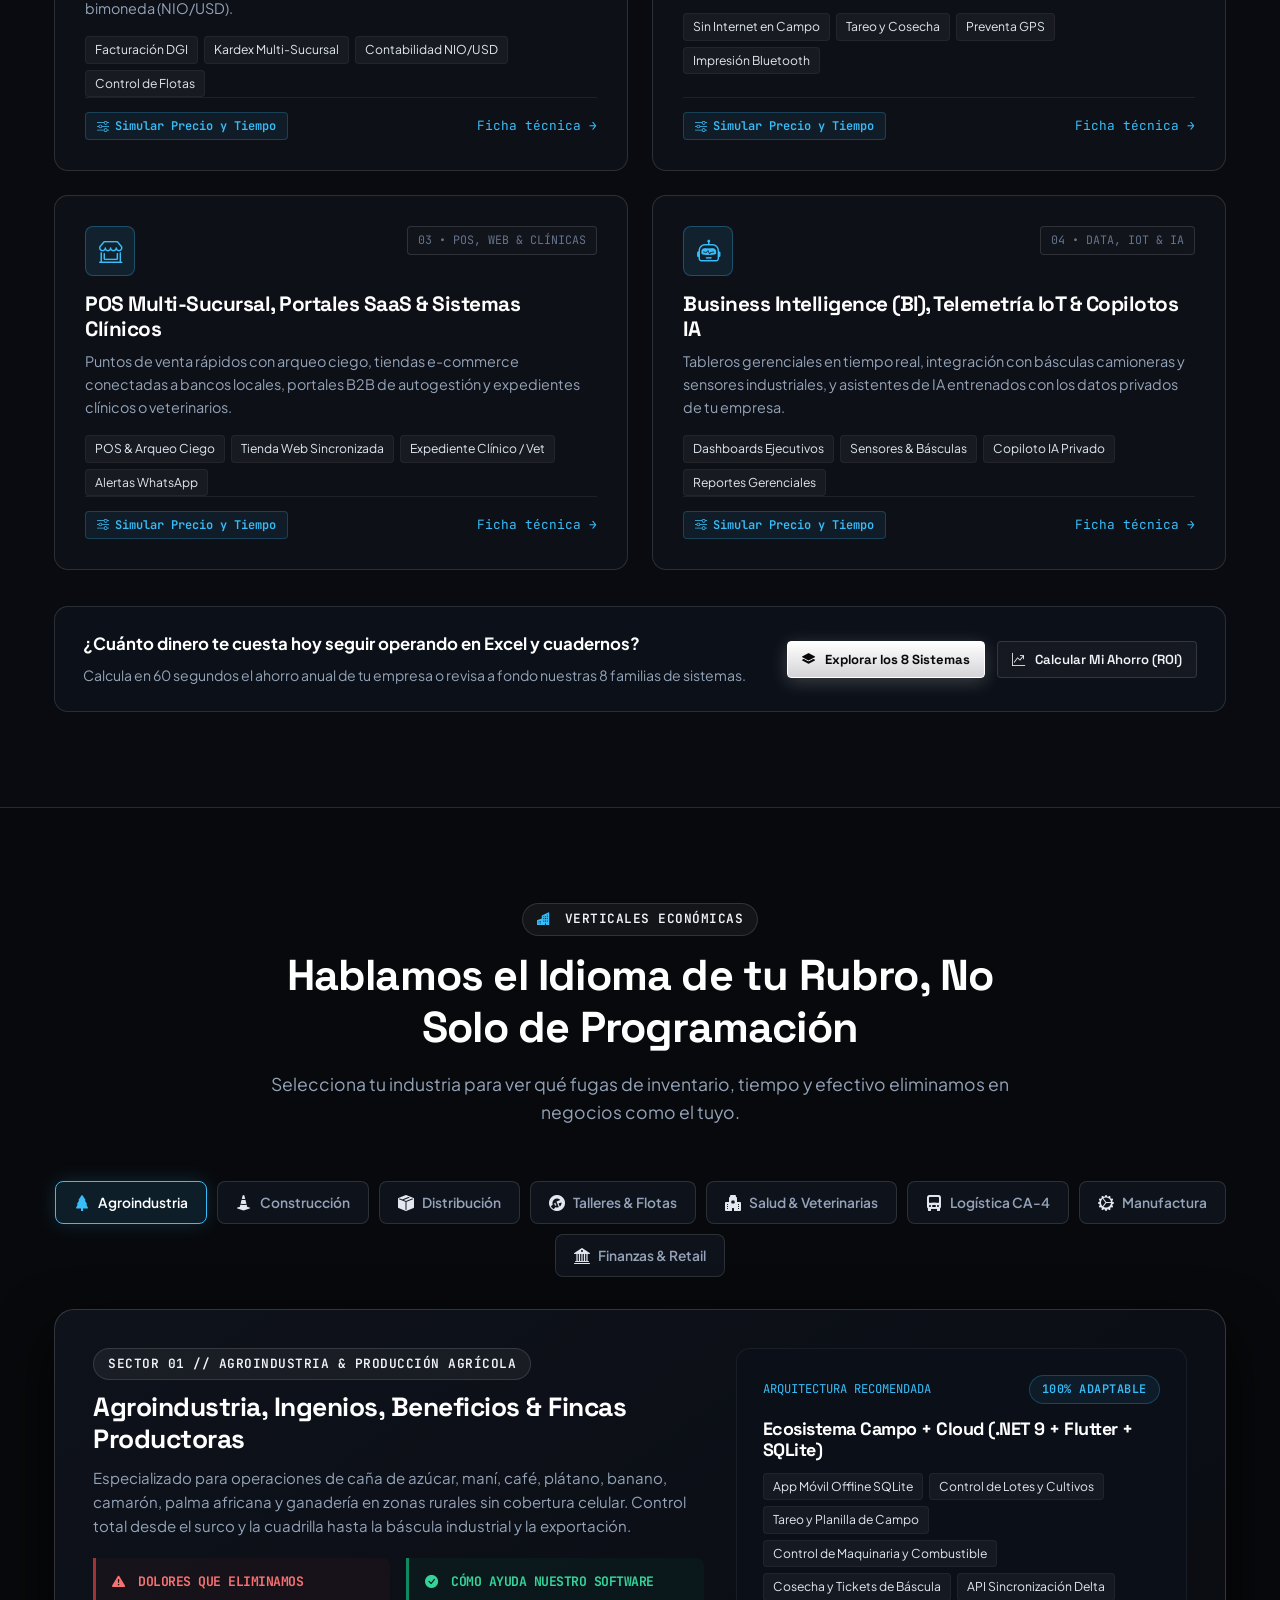
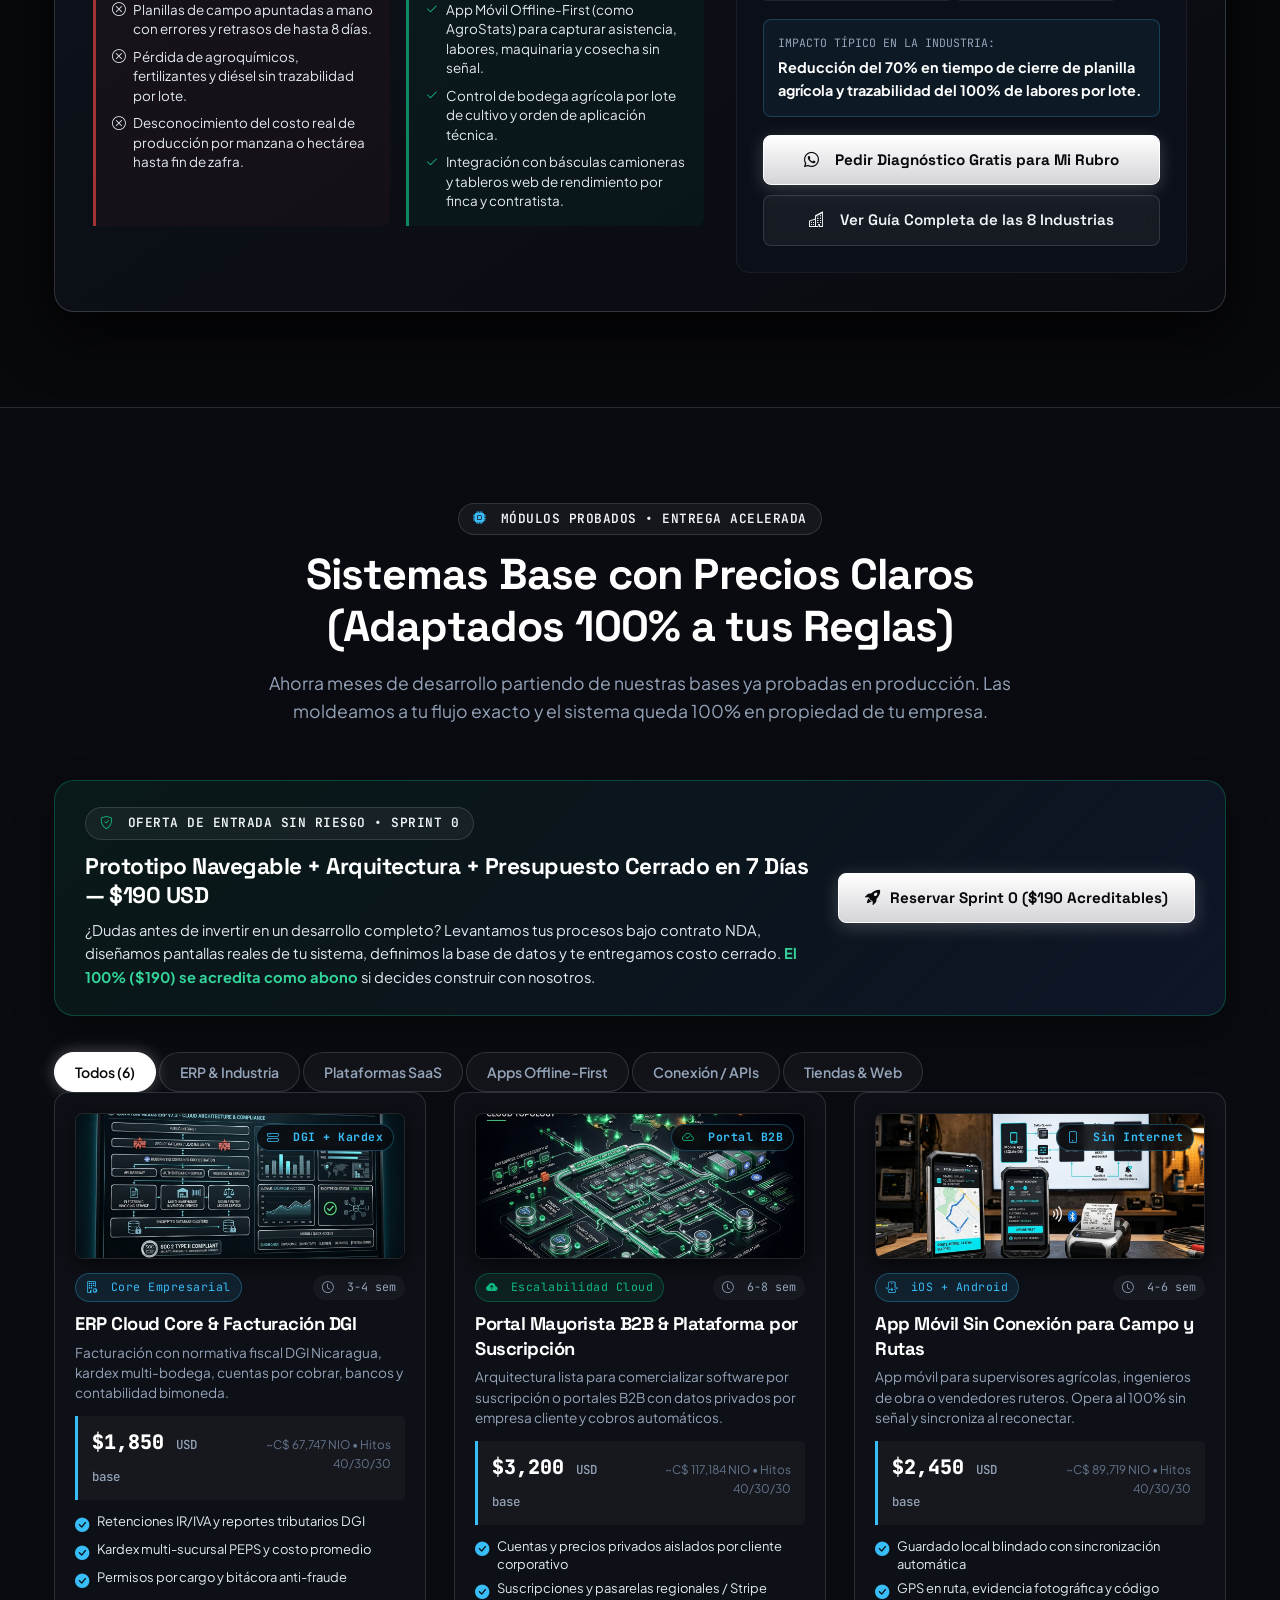
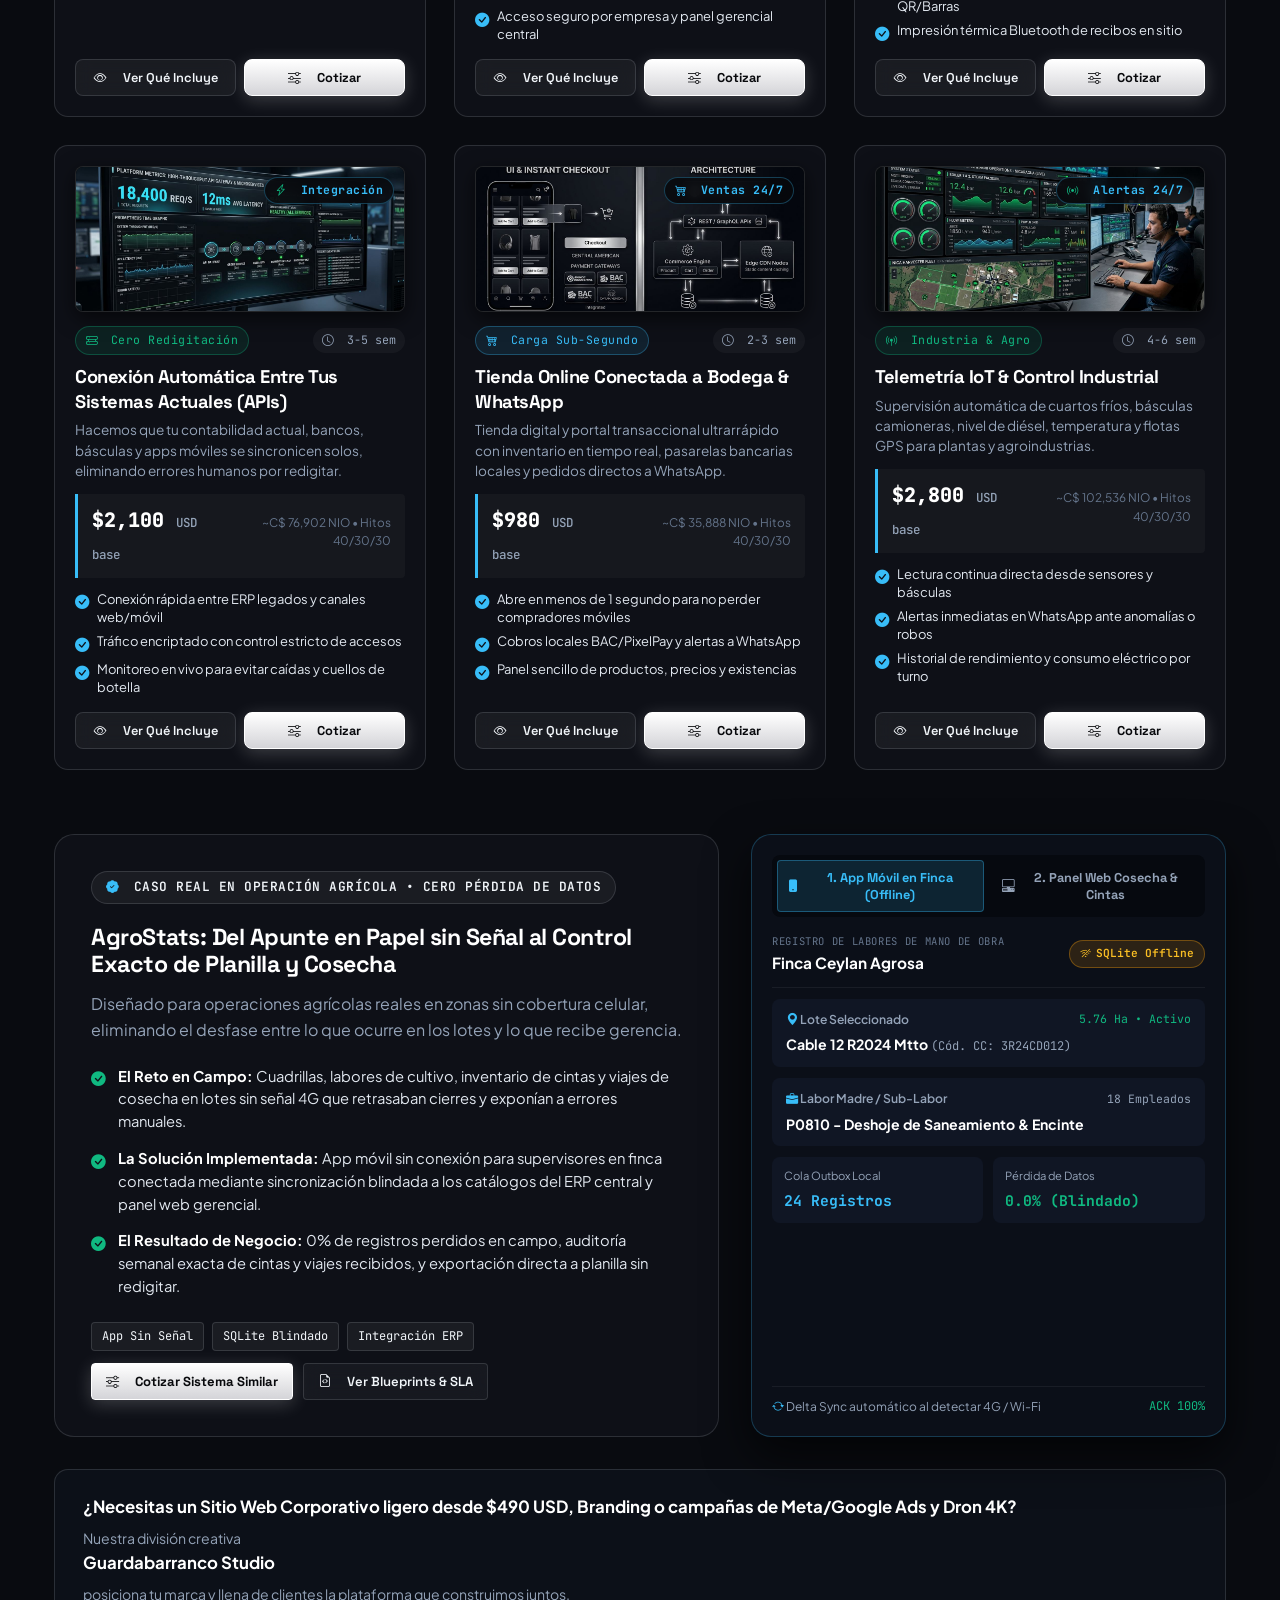
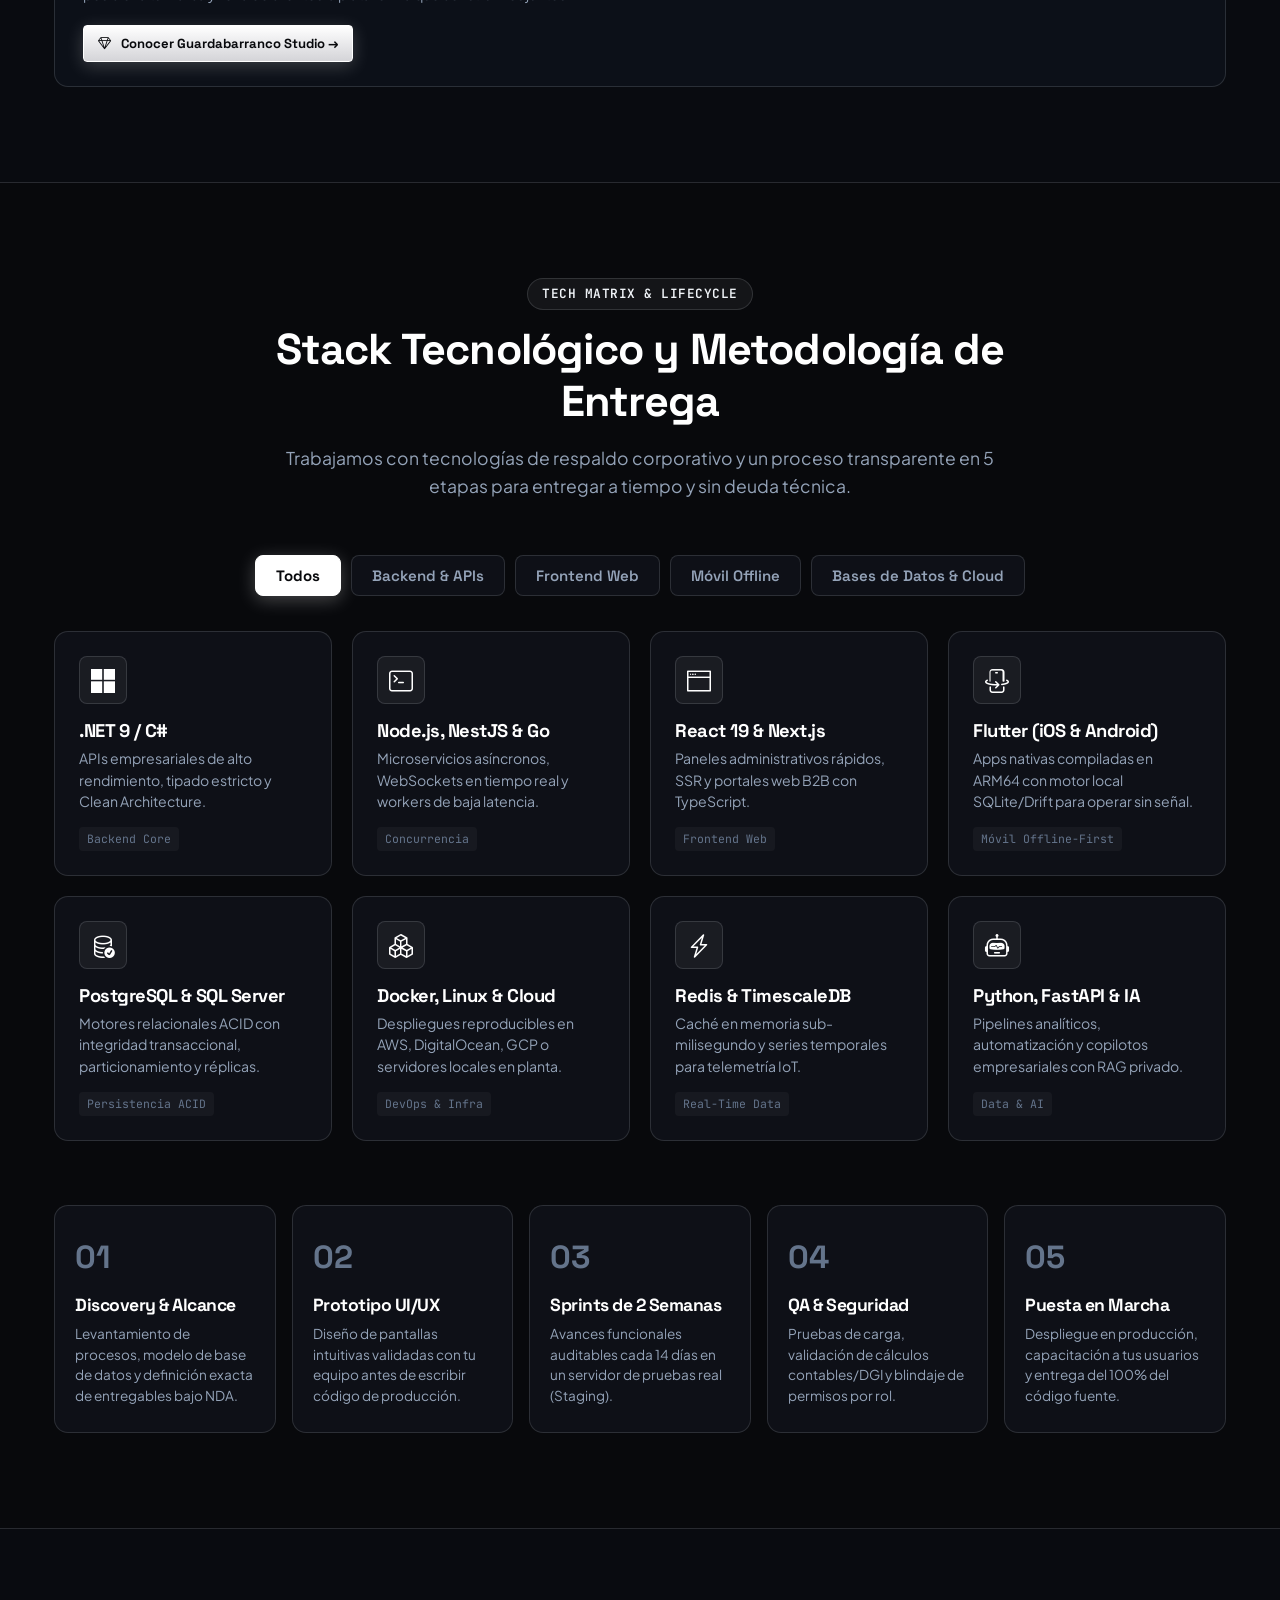
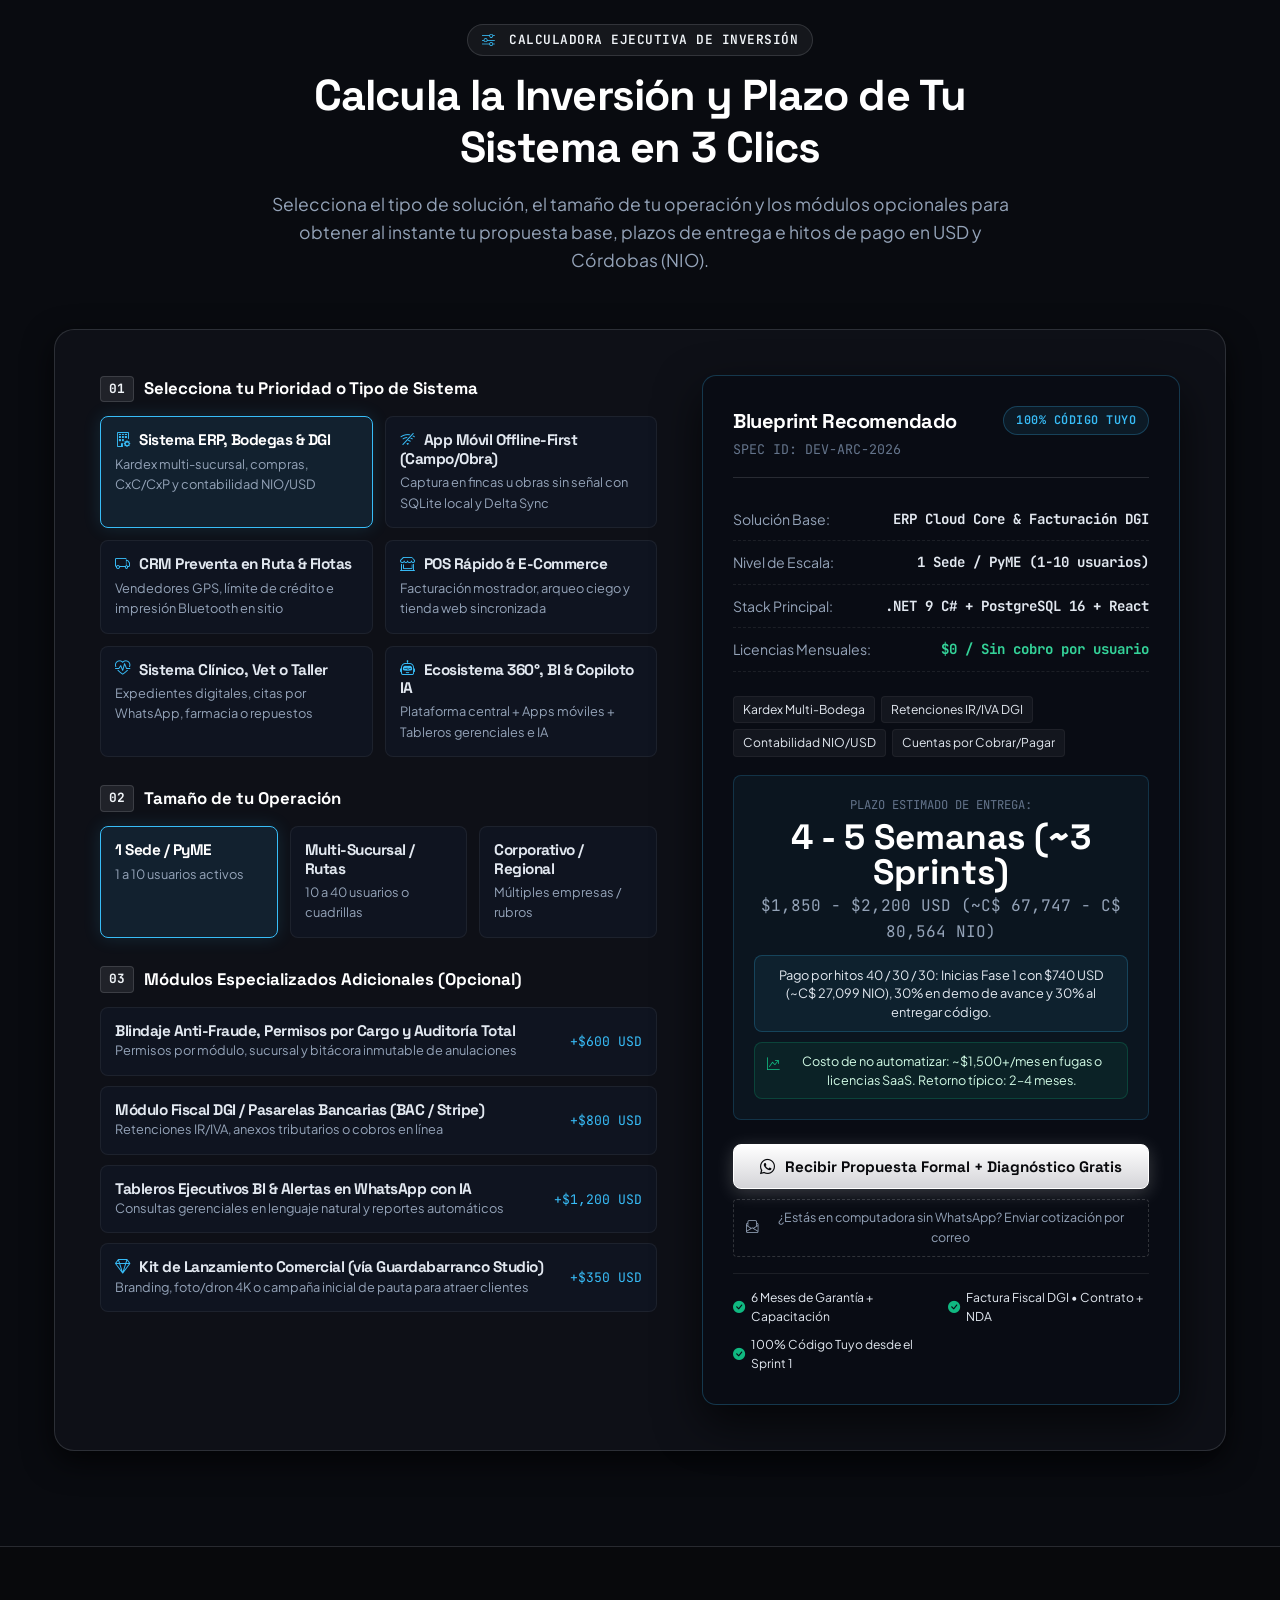
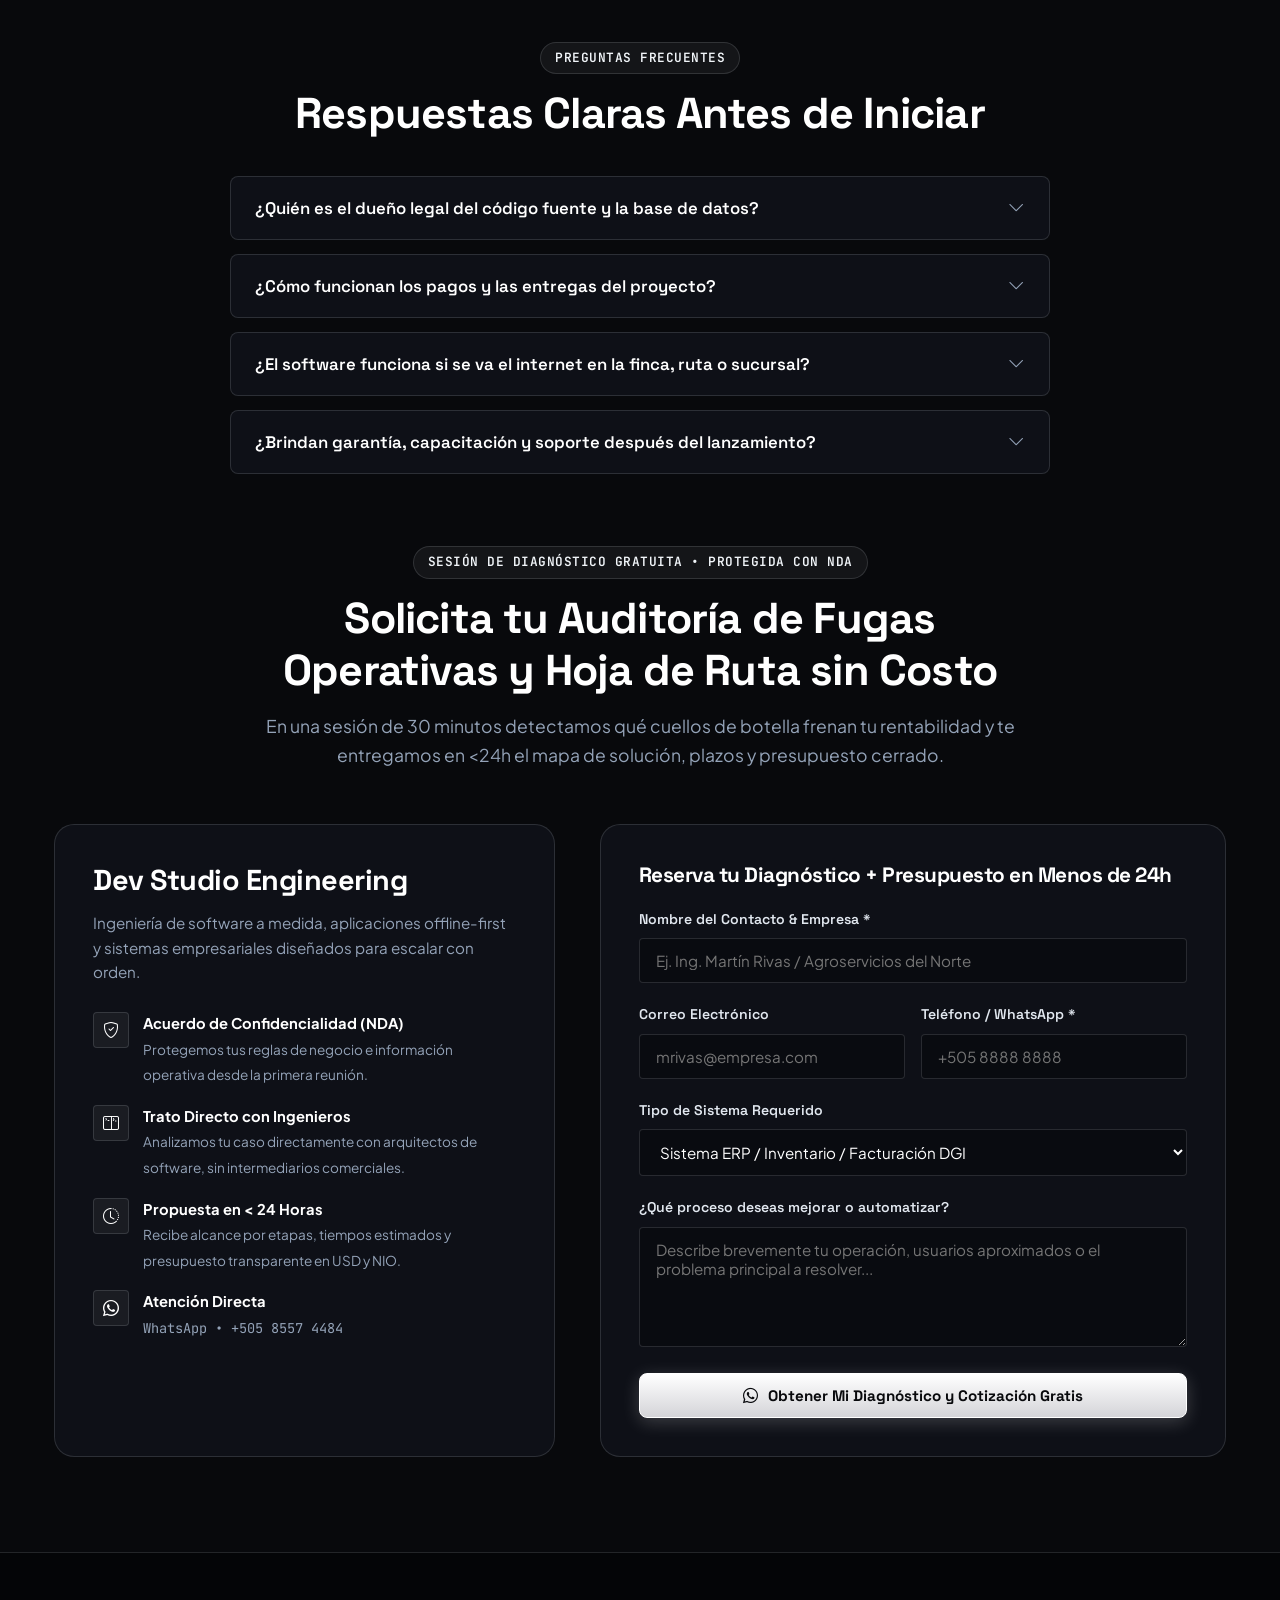
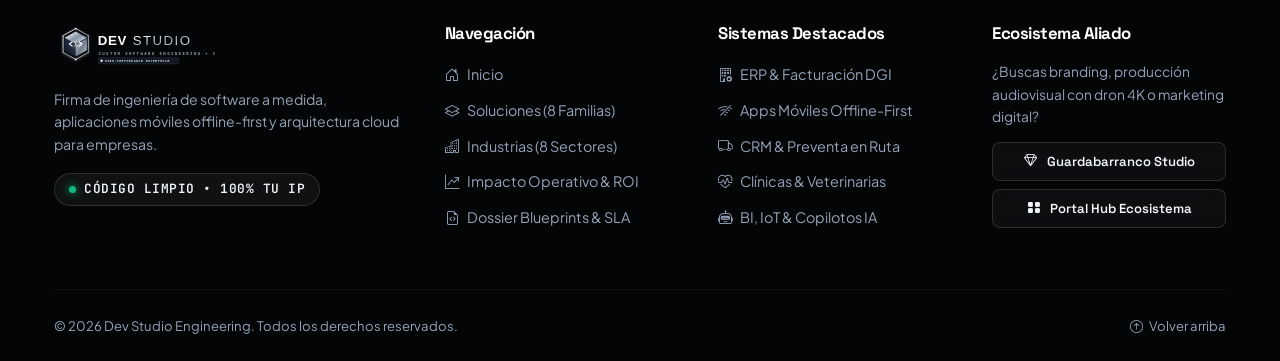
<file: DEV STUDIO/index.html>
<!DOCTYPE html>
<html lang="es">
<head>
  <meta charset="UTF-8">
  <meta name="viewport" content="width=device-width, initial-scale=1.0">
  <title>Dev Studio | Ingeniería de Software a Medida & Arquitectura Cloud</title>
  
  <!-- SEO Meta Tags -->
  <meta name="description" content="Dev Studio es una firma de ingeniería de software a medida. Diseñamos sistemas ERP con DGI, aplicaciones móviles offline-first, plataformas web y arquitecturas cloud para empresas.">
  <meta name="keywords" content="desarrollo de software a medida, arquitectura cloud, consultoria de software, aplicaciones moviles flutter, microservicios dotnet nodejs, desarrollo enterprise">
  <meta name="author" content="Dev Studio Engineering">
  <meta name="theme-color" content="#08090C">
  <link rel="canonical" href="https://guardabarrancostudio-hub.github.io/pages/DEV%20STUDIO/index.html">

  <!-- Open Graph / Vista previa al compartir por WhatsApp y redes -->
  <meta property="og:type" content="website">
  <meta property="og:locale" content="es_NI">
  <meta property="og:site_name" content="Dev Studio">
  <meta property="og:title" content="Dev Studio | Software a Medida, Apps sin Conexión y Plataformas en la Nube">
  <meta property="og:description" content="Sistemas, apps y plataformas a medida para empresas de Nicaragua y Centroamérica. Sprints de 2 semanas con demo, código y propiedad intelectual 100% tuyos.">
  <meta property="og:url" content="https://guardabarrancostudio-hub.github.io/pages/DEV%20STUDIO/index.html">
  <meta property="og:image" content="https://guardabarrancostudio-hub.github.io/pages/DEV%20STUDIO/assets/blueprints/saas-platform.jpg">
  <meta name="twitter:card" content="summary_large_image">

  <!-- Datos estructurados para buscadores -->
  <script type="application/ld+json">
  {
    "@context": "https://schema.org",
    "@type": "ProfessionalService",
    "name": "Dev Studio",
    "description": "Ingeniería de software a medida: sistemas empresariales, aplicaciones móviles y plataformas en la nube.",
    "url": "https://guardabarrancostudio-hub.github.io/pages/DEV%20STUDIO/index.html",
    "telephone": "+50585574484",
    "image": "https://guardabarrancostudio-hub.github.io/pages/DEV%20STUDIO/assets/blueprints/saas-platform.jpg",
    "address": { "@type": "PostalAddress", "addressCountry": "NI" },
    "areaServed": ["Nicaragua", "Centroamérica"]
  }
  </script>

  <!-- Google Fonts: Space Grotesk, Plus Jakarta Sans & JetBrains Mono -->
  <link rel="preconnect" href="https://fonts.googleapis.com">
  <link rel="preconnect" href="https://fonts.gstatic.com" crossorigin>
  <link href="https://fonts.googleapis.com/css2?family=JetBrains+Mono:wght@400;500;600;700&family=Plus+Jakarta+Sans:wght@400;500;600;700&family=Space+Grotesk:wght@400;500;600;700;800&display=swap" rel="stylesheet">

  <!-- Bootstrap Icons -->
  <link rel="stylesheet" href="https://cdn.jsdelivr.net/npm/bootstrap-icons@1.11.3/font/bootstrap-icons.min.css">

  <!-- Favicon Oficial -->
  <link rel="icon" type="image/svg+xml" href="logo.svg">

  <!-- Stylesheet -->
  <link rel="stylesheet" href="style.css">
</head>
<body>

  <!-- Barra Superior de Progreso de Lectura -->
  <div class="scroll-progress-bar" id="scrollProgressBar"></div>

  <!-- Ambient Light Orbs & Grid -->
  <div class="tech-grid-bg"></div>
  <div class="ambient-light-orb orb-silver-1"></div>
  <div class="ambient-light-orb orb-silver-2"></div>

  <!-- Top Utility & Telemetry Bar (Unificada y Limpia) -->
  <div class="telemetry-bar">
    <div class="container telemetry-content">
      <div class="telemetry-node">
        <a href="../index.html" class="telemetry-hub-link">
          <i class="bi bi-grid-fill"></i>
          <span>PORTAL HUB</span>
        </a>
        <span class="telemetry-sep">&bull;</span>
        <span class="live-indicator-dot"></span>
        <span>AVANCES REALES CADA 14 DÍAS &bull; $0 LICENCIAS POR USUARIO &bull; 100% PROPIEDAD DE TU EMPRESA</span>
      </div>
      <div class="telemetry-utils-slot"></div>
    </div>
  </div>

  <!-- Header & Navbar Principal (Jerarquía Única sin Sub-Barras Redundantes) -->
  <header class="navbar" id="navbar">
    <div class="container nav-container">
      <a href="index.html" class="nav-brand" aria-label="Dev Studio Inicio">
        <img src="logo.svg" alt="Dev Studio Logo" class="nav-logo-img">
      </a>

      <ul class="nav-menu" id="navMenu">
        <li><a href="index.html" class="nav-link active">Inicio</a></li>
        <li><a href="soluciones-software.html" class="nav-link">Soluciones</a></li>
        <li><a href="industrias.html" class="nav-link">Industrias</a></li>
        <li><a href="impacto-roi.html" class="nav-link">Impacto &amp; ROI</a></li>
        <li><a href="blueprints.html" class="nav-link">Blueprints</a></li>
        <li><a href="#estimador" class="nav-link">Calculadora</a></li>
        <li><a href="#contacto" class="nav-link">Contacto</a></li>
      </ul>

      <div class="nav-actions">
        <a href="#estimador" class="btn btn-silver" id="navBtnEstimador">
          <i class="bi bi-cpu"></i>
          <span>Calcular Mi Sistema</span>
        </a>
      </div>

      <button class="menu-toggle" id="menuToggle" aria-label="Abrir navegación">
        <i class="bi bi-list"></i>
      </button>
    </div>
  </header>

  <!-- 1. HERO EJECUTIVO -->
  <section class="hero" id="inicio">
    <div class="container">
      <div class="hero-grid">
        <div class="hero-content">
          <div class="badge-system mb-3">
            <span class="live-indicator-dot"></span>
            <span>SOFTWARE EMPRESARIAL A MEDIDA &bull; NICARAGUA Y CENTROAMÉRICA</span>
          </div>

          <h1>
            Frena las Fugas de Dinero y <span class="text-chrome">Controla Toda tu Empresa</span> en Tiempo Real.
          </h1>

          <p class="hero-lead">
            Construimos el sistema exacto para tu operación: facturación DGI e inventario blindado, apps que funcionan sin internet en campo y tu utilidad al día en el celular. Entregas cada 14 días y $0 cobros por usuario.
          </p>

          <div class="hero-cta-group">
            <a href="#estimador" class="btn btn-silver" id="heroBtnEstimate">
              <i class="bi bi-calculator"></i>
              <span>Cotizar Mi Sistema en 1 Minuto</span>
            </a>
            <a href="#tipos-software" class="btn btn-outline-silver" id="heroBtnStack">
              <i class="bi bi-compass"></i>
              <span>Ver Qué Sistema Necesito</span>
            </a>
            <a href="https://wa.me/50585574484?text=Hola%20Dev%20Studio%2C%20quiero%20solicitar%20un%20diagn%C3%B3stico%20operativo%20gratuito%20para%20mi%20empresa" target="_blank" rel="noopener" class="btn btn-whatsapp-tech" id="heroBtnWsp">
              <i class="bi bi-whatsapp"></i>
              <span>Pedir Diagnóstico Operativo Gratis</span>
            </a>
          </div>

          <div class="hero-metrics">
            <div class="metric-item">
              <div class="metric-val">14 días</div>
              <div class="metric-label">Avances Funcionando</div>
            </div>
            <div class="metric-item">
              <div class="metric-val">&lt; 24h</div>
              <div class="metric-label">Propuesta y Presupuesto</div>
            </div>
            <div class="metric-item">
              <div class="metric-val">$0 / mes</div>
              <div class="metric-label">Licencias por Usuario</div>
            </div>
            <div class="metric-item">
              <div class="metric-val">100%</div>
              <div class="metric-label">Tuyo bajo Contrato NDA</div>
            </div>
          </div>
        </div>

        <!-- Terminal Interactivo en Vivo -->
        <div class="hero-terminal-wrap">
          <div class="terminal-window">
            <div class="terminal-header">
              <div class="terminal-dots">
                <span class="t-dot t-dot-red"></span>
                <span class="t-dot t-dot-yellow"></span>
                <span class="t-dot t-dot-green"></span>
              </div>
              <div class="terminal-title">devstudio@enterprise-node:~#</div>
              <div style="font-size: 0.75rem; color: var(--silver-dark);">CLI v5.2</div>
            </div>
            <div class="terminal-body" id="terminalOutput">
              <div class="terminal-line t-silver">// Dev Studio Architecture Console Ready</div>
              <div class="terminal-line"><span class="t-prompt">$</span> <span class="t-cmd">devstudio verify --architecture enterprise</span></div>
              <div class="terminal-line t-success">[OK] Clean Architecture &amp; Domain-Driven Design (DDD).</div>
              <div class="terminal-line t-info">[INFO] Offline-First SQLite Engine + .NET 9 Cloud Sync.</div>
              <div class="terminal-line t-success">[OK] 100% Source Code &amp; IP Ownership Guaranteed.</div>
              <div class="terminal-line t-silver">[TIP] Usa los atajos inferiores o escribe <span style="color:#FFF; font-weight:700;">help</span>.</div>
            </div>
            <div class="terminal-input-row" style="padding: 10px 16px; background: #0A0D13; border-top: 1px solid rgba(255,255,255,0.06);">
              <span class="t-prompt" style="color: #38BDF8;">devstudio&gt;</span>
              <input type="text" id="terminalInput" class="terminal-input" placeholder="Escribe un comando (help, types, stack, quote)..." autocomplete="off" spellcheck="false">
            </div>
            <div class="terminal-suggestions">
              <span style="font-size:0.75rem;color:var(--silver-dark);line-height:24px;">Atajos:</span>
              <button type="button" class="term-chip" data-cmd="help">help</button>
              <button type="button" class="term-chip" data-cmd="types">soluciones</button>
              <button type="button" class="term-chip" data-cmd="industries">industrias</button>
              <button type="button" class="term-chip" data-cmd="stack">stack</button>
              <button type="button" class="term-chip" data-cmd="cases">agrostats</button>
              <button type="button" class="term-chip" data-cmd="quote">cotizar</button>
              <button type="button" class="term-chip" data-cmd="clear">limpiar</button>
            </div>
          </div>
        </div>
      </div>
    </div>
  </section>

  <!-- Cinta Única de Estándares de Ingeniería -->
  <div class="standards-ribbon" aria-label="Estándares de Ingeniería">
    <div class="container standards-ribbon-inner">
      <div class="standards-label">
        <i class="bi bi-cpu-fill text-cyan"></i>
        <span>ESTÁNDARES:</span>
      </div>
      <div class="standards-pills">
        <span class="standard-pill"><i class="bi bi-wifi-off"></i> Operación 100% sin Internet</span>
        <span class="standard-pill"><i class="bi bi-file-earmark-check-fill"></i> Listo para Normativa DGI (IR/IVA)</span>
        <span class="standard-pill"><i class="bi bi-shield-lock-fill"></i> Blindaje Anti-Fraude por Cargo</span>
        <span class="standard-pill"><i class="bi bi-currency-exchange"></i> Contabilidad Bimoneda (NIO/USD)</span>
        <span class="standard-pill"><i class="bi bi-code-square"></i> 100% Código Propiedad Tuya</span>
        <span class="standard-pill"><i class="bi bi-key-fill"></i> $0 Licencias Mensuales por Usuario</span>
      </div>
    </div>
  </div>

  <!-- 2. INGENIERÍA EN TIEMPO REAL (BENTO SHOWCASE) -->
  <section class="section" id="bento-interactivo">
    <div class="container">
      <div class="section-header">
        <span class="badge-system"><i class="bi bi-stars text-cyan me-1"></i> CONTROL OPERATIVO EN TIEMPO REAL</span>
        <h2>Cinco Fugas Operativas que Cerramos Desde el Primer Mes</h2>
        <p>
          Software hecho para cómo se trabaja realmente en la región: cuadres fiscales exactos, cuadrillas en zonas sin señal y control gerencial desde tu teléfono.
        </p>
      </div>

      <div class="bento-live-grid">
        <!-- Bento Card 1: ERP & DGI Live Stream (Span 6) -->
        <article class="bento-live-card bento-wide">
          <div>
            <div class="live-ui-stage">
              <div style="display:flex;justify-content:space-between;align-items:center;margin-bottom:10px;">
                <span class="font-mono text-cyan" style="font-size:0.7rem;"><span class="live-indicator-dot"></span> MOTOR CONTABLE &amp; DGI</span>
                <span class="font-mono text-silver" style="font-size:0.7rem;" id="bentoErpClock">SYNC: 12ms</span>
              </div>
              <div class="live-tx-stream" id="bentoTxStream">
                <div class="live-tx-row">
                  <span><i class="bi bi-receipt text-cyan me-1"></i> FAC-009481 &bull; IVA 15% + IR 2%</span>
                  <span class="tx-status-ok">DGI OK &bull; C$ 42,600</span>
                </div>
                <div class="live-tx-row">
                  <span><i class="bi bi-box-seam text-cyan me-1"></i> KARDEX PEPS &bull; Bodega Central</span>
                  <span class="tx-status-ok">AUDITADO &bull; -24 UND</span>
                </div>
                <div class="live-tx-row">
                  <span><i class="bi bi-bank text-cyan me-1"></i> PARTIDA #8842 &bull; Bimoneda NIO/USD</span>
                  <span class="tx-status-ok">BALANCEADO &bull; $1,163.30</span>
                </div>
              </div>
            </div>
            <span class="service-num">01 // NÚCLEO FINANCIERO &amp; BODEGA</span>
            <h3 style="color:#FFFFFF;font-size:1.3rem;margin-bottom:8px;">Facturación DGI, Bodegas y Contabilidad sin Doble Digitación</h3>
            <p style="color:var(--silver-mid);font-size:0.9rem;line-height:1.55;margin:0;">
              Cada factura descarga inventario multi-bodega, calcula retenciones de ley y actualiza tus estados financieros bimoneda (NIO/USD) sin doble digitación.
            </p>
          </div>
        </article>

        <!-- Bento Card 2: Offline-First Delta Sync Pipeline (Span 6) -->
        <article class="bento-live-card bento-wide">
          <div>
            <div class="live-ui-stage">
              <div style="display:flex;justify-content:space-between;align-items:center;margin-bottom:12px;">
                <span class="font-mono text-cyan" style="font-size:0.7rem;"><i class="bi bi-wifi-off me-1"></i> MOTOR DELTA SYNC // CAMPO SIN SEÑAL</span>
                <span class="tx-status-ok" id="bentoSyncBadge">OUTBOX: 100% ACK</span>
              </div>
              <div class="sync-pipeline-vis">
                <div class="sync-node-box">
                  <i class="bi bi-phone-flip"></i>
                  <span>SQLite Móvil</span>
                  <small style="font-size:0.65rem;color:var(--silver-mid);">Finca / Ruta Offline</small>
                </div>
                <div class="sync-beam-track">
                  <div class="sync-beam-packet"></div>
                </div>
                <div class="sync-node-box">
                  <i class="bi bi-hdd-network-fill" style="color:var(--laser-green);"></i>
                  <span>API .NET 9</span>
                  <small style="font-size:0.65rem;color:var(--silver-mid);">Servidor Central</small>
                </div>
              </div>
              <div style="text-align:center;margin-top:8px;font-family:'JetBrains Mono',monospace;font-size:0.72rem;color:var(--silver-mid);">
                Cero registros perdidos ni duplicados aunque se corte la señal en pleno envío
              </div>
            </div>
            <span class="service-num">02 // CONTINUIDAD EN CAMPO</span>
            <h3 style="color:#FFFFFF;font-size:1.3rem;margin-bottom:8px;">Captura en Fincas, Rutas y Obras Donde No Hay Señal</h3>
            <p style="color:var(--silver-mid);font-size:0.9rem;line-height:1.55;margin:0;">
              Tus equipos en fincas, proyectos viales o rutas de distribución trabajan sin internet. El teléfono guarda todo en memoria local blindada y sincroniza al detectar red.
            </p>
          </div>
        </article>

        <!-- Bento Card 3: Cloud Throughput Equalizer (Span 4) -->
        <article class="bento-live-card">
          <div>
            <div class="live-ui-stage">
              <div style="display:flex;justify-content:space-between;align-items:center;margin-bottom:6px;">
                <span class="font-mono text-cyan" style="font-size:0.7rem;">RENDIMIENTO API</span>
                <span class="font-mono" style="font-size:0.75rem;color:var(--laser-green);">P99: 11.4ms</span>
              </div>
              <div class="k8s-bars-wrap">
                <div class="k8s-bar"></div>
                <div class="k8s-bar"></div>
                <div class="k8s-bar"></div>
                <div class="k8s-bar"></div>
                <div class="k8s-bar"></div>
                <div class="k8s-bar"></div>
                <div class="k8s-bar"></div>
                <div class="k8s-bar"></div>
                <div class="k8s-bar"></div>
                <div class="k8s-bar"></div>
              </div>
            </div>
            <span class="service-num">03 // ALTA DISPONIBILIDAD</span>
            <h3 style="color:#FFFFFF;font-size:1.18rem;margin-bottom:8px;">Cero Caídas en Quincena y Horas Pico</h3>
            <p style="color:var(--silver-mid);font-size:0.86rem;line-height:1.55;margin:0;">
              Factura en múltiples sucursales a la vez y cierra planillas pesadas en segundos, sin pantallas congeladas ni filas en mostrador.
            </p>
          </div>
        </article>

        <!-- Bento Card 4: Zero-Trust Cryptographic Scanner (Span 4) -->
        <article class="bento-live-card">
          <div>
            <div class="live-ui-stage">
              <div class="zero-trust-scanner">
                <div class="scanner-ring-box">
                  <div class="scanner-ring-inner">
                    <i class="bi bi-shield-lock-fill"></i>
                  </div>
                </div>
                <div>
                  <div class="font-mono text-cyan" style="font-size:0.72rem;">DEFENSE-IN-DEPTH</div>
                  <div style="color:#FFFFFF;font-weight:700;font-size:0.9rem;margin:3px 0;">AES-256 &amp; TLS 1.3</div>
                  <div class="font-mono" style="font-size:0.7rem;color:var(--laser-green);">Permisos + Bitácora</div>
                </div>
              </div>
            </div>
            <span class="service-num">04 // BLINDAJE INTERNO</span>
            <h3 style="color:#FFFFFF;font-size:1.18rem;margin-bottom:8px;">Freno Total a Descuentos y Ajustes No Autorizados</h3>
            <p style="color:var(--silver-mid);font-size:0.86rem;line-height:1.55;margin:0;">
              Cada cargo ve solo lo que le compete. Queda huella imborrable de quién creó, anuló o tocó cada córdoba e inventario.
            </p>
          </div>
        </article>

        <!-- Bento Card 5: AI Copilot & Executive BI (Span 4) -->
        <article class="bento-live-card">
          <div>
            <div class="live-ui-stage">
              <div style="background:rgba(56,189,248,0.07);border:1px solid rgba(56,189,248,0.25);border-radius:6px;padding:8px 10px;margin-bottom:8px;font-size:0.74rem;color:var(--silver-light);">
                <i class="bi bi-person-workspace text-cyan me-1"></i> <strong>Gerencia:</strong> "¿Qué ruta dejó mayor margen hoy?"
              </div>
              <div style="background:rgba(16,185,129,0.08);border:1px solid rgba(16,185,129,0.3);border-radius:6px;padding:8px 10px;font-size:0.74rem;color:#FFFFFF;font-family:'JetBrains Mono',monospace;">
                <i class="bi bi-robot text-green me-1"></i> Ruta Occidente #02: <strong>+31.8% margen</strong> (C$ 184,200).
              </div>
            </div>
            <span class="service-num">05 // INTELIGENCIA DIRECTIVA</span>
            <h3 style="color:#FFFFFF;font-size:1.18rem;margin-bottom:8px;">Tu Ganancia Real en el Celular, las 24 Horas</h3>
            <p style="color:var(--silver-mid);font-size:0.86rem;line-height:1.55;margin:0;">
              Recibe alertas automáticas en WhatsApp ante bajas de margen o facturas vencidas y consulta tus ventas en segundos desde cualquier lugar.
            </p>
          </div>
        </article>
      </div>
    </div>
  </section>

  <!-- 3. SOLUCIONES DE SOFTWARE A MEDIDA (RESUMEN EJECUTIVO) -->
  <section class="section section-alt" id="tipos-software">
    <div class="container">
      <div class="section-header">
        <span class="badge-system"><i class="bi bi-compass-fill text-cyan me-1"></i> SOLUCIONES A MEDIDA</span>
        <h2>¿Cuál es la Urgencia #1 de tu Operación Hoy?</h2>
        <p>
          Elige el área que necesitas ordenar primero y cárgala en el cotizador para ver plazos e inversión estimada al instante.
        </p>
      </div>

      <!-- 4 Tarjetas Ejecutivas de Soluciones (Limpias y Concisas) -->
      <div class="sw-taxonomy-grid">
        <article class="sw-type-card">
          <div>
            <div class="sw-type-top">
              <div class="sw-type-icon"><i class="bi bi-building-gear"></i></div>
              <span class="sw-type-code">01 &bull; ERP, WMS &amp; FINANZAS</span>
            </div>
            <h3>Sistemas ERP, Bodegas (WMS) &amp; Facturación DGI</h3>
            <p>
              Unifica compras, kardex multi-bodega por lote/vencimiento, facturación con retenciones IR/IVA, cuentas por cobrar, planilla INSS y contabilidad bimoneda (NIO/USD).
            </p>
            <div class="sw-module-pills">
              <span class="sw-module-pill">Facturación DGI</span>
              <span class="sw-module-pill">Kardex Multi-Sucursal</span>
              <span class="sw-module-pill">Contabilidad NIO/USD</span>
              <span class="sw-module-pill">Control de Flotas</span>
            </div>
          </div>
          <div class="sw-type-footer">
            <button type="button" class="btn-link-calc" data-preload-calc="erp">
              <i class="bi bi-sliders"></i> Simular Precio y Tiempo
            </button>
            <a href="soluciones-software.html#sw-erp" class="text-cyan font-mono" style="font-size: 0.8rem;">Ficha técnica &rarr;</a>
          </div>
        </article>

        <article class="sw-type-card">
          <div>
            <div class="sw-type-top">
              <div class="sw-type-icon"><i class="bi bi-wifi-off"></i></div>
              <span class="sw-type-code">02 &bull; APPS MÓVILES &amp; CAMPO</span>
            </div>
            <h3>Apps Móviles Offline-First &amp; Preventa en Ruta</h3>
            <p>
              Aplicaciones iOS y Android para supervisores agrícolas, ingenieros de obra y vendedores ruteros. Operan al 100% sin internet y sincronizan al reconectar.
            </p>
            <div class="sw-module-pills">
              <span class="sw-module-pill">Sin Internet en Campo</span>
              <span class="sw-module-pill">Tareo y Cosecha</span>
              <span class="sw-module-pill">Preventa GPS</span>
              <span class="sw-module-pill">Impresión Bluetooth</span>
            </div>
          </div>
          <div class="sw-type-footer">
            <button type="button" class="btn-link-calc" data-preload-calc="mobile">
              <i class="bi bi-sliders"></i> Simular Precio y Tiempo
            </button>
            <a href="soluciones-software.html#sw-offline" class="text-cyan font-mono" style="font-size: 0.8rem;">Ficha técnica &rarr;</a>
          </div>
        </article>

        <article class="sw-type-card">
          <div>
            <div class="sw-type-top">
              <div class="sw-type-icon"><i class="bi bi-shop-window"></i></div>
              <span class="sw-type-code">03 &bull; POS, WEB &amp; CLÍNICAS</span>
            </div>
            <h3>POS Multi-Sucursal, Portales SaaS &amp; Sistemas Clínicos</h3>
            <p>
              Puntos de venta rápidos con arqueo ciego, tiendas e-commerce conectadas a bancos locales, portales B2B de autogestión y expedientes clínicos o veterinarios.
            </p>
            <div class="sw-module-pills">
              <span class="sw-module-pill">POS &amp; Arqueo Ciego</span>
              <span class="sw-module-pill">Tienda Web Sincronizada</span>
              <span class="sw-module-pill">Expediente Clínico / Vet</span>
              <span class="sw-module-pill">Alertas WhatsApp</span>
            </div>
          </div>
          <div class="sw-type-footer">
            <button type="button" class="btn-link-calc" data-preload-calc="pos">
              <i class="bi bi-sliders"></i> Simular Precio y Tiempo
            </button>
            <a href="soluciones-software.html#sw-pos" class="text-cyan font-mono" style="font-size: 0.8rem;">Ficha técnica &rarr;</a>
          </div>
        </article>

        <article class="sw-type-card">
          <div>
            <div class="sw-type-top">
              <div class="sw-type-icon"><i class="bi bi-robot"></i></div>
              <span class="sw-type-code">04 &bull; DATA, IOT &amp; IA</span>
            </div>
            <h3>Business Intelligence (BI), Telemetría IoT &amp; Copilotos IA</h3>
            <p>
              Tableros gerenciales en tiempo real, integración con básculas camioneras y sensores industriales, y asistentes de IA entrenados con los datos privados de tu empresa.
            </p>
            <div class="sw-module-pills">
              <span class="sw-module-pill">Dashboards Ejecutivos</span>
              <span class="sw-module-pill">Sensores &amp; Básculas</span>
              <span class="sw-module-pill">Copiloto IA Privado</span>
              <span class="sw-module-pill">Reportes Gerenciales</span>
            </div>
          </div>
          <div class="sw-type-footer">
            <button type="button" class="btn-link-calc" data-preload-calc="suite">
              <i class="bi bi-sliders"></i> Simular Precio y Tiempo
            </button>
            <a href="soluciones-software.html#sw-ai" class="text-cyan font-mono" style="font-size: 0.8rem;">Ficha técnica &rarr;</a>
          </div>
        </article>
      </div>

      <!-- Callout de Profundización hacia Subpáginas Dedicadas -->
      <div class="section-bridge-bar">
        <div class="section-bridge-text">
          <strong>¿Cuánto dinero te cuesta hoy seguir operando en Excel y cuadernos?</strong>
          <span>Calcula en 60 segundos el ahorro anual de tu empresa o revisa a fondo nuestras 8 familias de sistemas.</span>
        </div>
        <div class="section-bridge-actions">
          <a href="soluciones-software.html" class="btn btn-sm btn-silver">
            <i class="bi bi-layers-fill"></i> Explorar los 8 Sistemas
          </a>
          <a href="impacto-roi.html" class="btn btn-sm btn-outline-silver">
            <i class="bi bi-graph-up-arrow"></i> Calcular Mi Ahorro (ROI)
          </a>
        </div>
      </div>
    </div>
  </section>

  <!-- 4. SOLUCIONES POR INDUSTRIA (SELECTOR INTERACTIVO LIMPIO) -->
  <section class="section" id="industrias">
    <div class="container">
      <div class="section-header">
        <span class="badge-system"><i class="bi bi-buildings-fill text-cyan me-1"></i> VERTICALES ECONÓMICAS</span>
        <h2>Hablamos el Idioma de tu Rubro, No Solo de Programación</h2>
        <p>
          Selecciona tu industria para ver qué fugas de inventario, tiempo y efectivo eliminamos en negocios como el tuyo.
        </p>
      </div>

      <!-- Pestañas Interactivas de Industrias -->
      <div class="industry-tabs-bar" role="tablist" aria-label="Selector de Industrias">
        <button type="button" class="industry-tab-btn active" data-industry="agro">
          <i class="bi bi-tree-fill"></i> Agroindustria
        </button>
        <button type="button" class="industry-tab-btn" data-industry="construccion">
          <i class="bi bi-cone-striped"></i> Construcción
        </button>
        <button type="button" class="industry-tab-btn" data-industry="distribucion">
          <i class="bi bi-box-seam-fill"></i> Distribución
        </button>
        <button type="button" class="industry-tab-btn" data-industry="talleres">
          <i class="bi bi-wrench-adjustable-circle-fill"></i> Talleres &amp; Flotas
        </button>
        <button type="button" class="industry-tab-btn" data-industry="salud">
          <i class="bi bi-hospital-fill"></i> Salud &amp; Veterinarias
        </button>
        <button type="button" class="industry-tab-btn" data-industry="logistica">
          <i class="bi bi-truck-front-fill"></i> Logística CA-4
        </button>
        <button type="button" class="industry-tab-btn" data-industry="manufactura">
          <i class="bi bi-gear-wide-connected"></i> Manufactura
        </button>
        <button type="button" class="industry-tab-btn" data-industry="finanzas">
          <i class="bi bi-bank2"></i> Finanzas &amp; Retail
        </button>
      </div>

      <!-- Panel Dinámico de Industria Seleccionada -->
      <div class="industry-spotlight-card" id="industrySpotlightCard" style="margin-bottom: 0;">
        <div class="industry-spotlight-grid">
          <div>
            <span class="badge-system mb-2" id="indBadge">SECTOR 01 // AGROINDUSTRIA &amp; PRODUCCIÓN AGRÍCOLA</span>
            <h3 id="indTitle" style="color: #FFFFFF; font-size: 1.65rem; margin-bottom: 10px;">
              Agroindustria, Ingenios, Beneficios &amp; Fincas Productoras
            </h3>
            <p id="indDesc" style="color: var(--silver-mid); font-size: 0.94rem; line-height: 1.6;">
              Especializado para operaciones de caña de azúcar, maní, café, plátano, banano, camarón, palma africana y ganadería en zonas rurales sin cobertura celular. Control total desde el surco y la cuadrilla hasta la báscula industrial y la exportación.
            </p>

            <div class="industry-pains-solutions">
              <div class="ind-box-pain">
                <h5><i class="bi bi-exclamation-triangle-fill me-1"></i> Dolores que Eliminamos</h5>
                <ul class="ind-list" id="indPainsList">
                  <li><i class="bi bi-x-circle text-danger"></i> Planillas de campo apuntadas a mano con errores y retrasos de hasta 8 días.</li>
                  <li><i class="bi bi-x-circle text-danger"></i> Pérdida de agroquímicos, fertilizantes y diésel sin trazabilidad por lote.</li>
                  <li><i class="bi bi-x-circle text-danger"></i> Desconocimiento del costo real de producción por manzana o hectárea hasta fin de zafra.</li>
                </ul>
              </div>
              <div class="ind-box-sol">
                <h5><i class="bi bi-check-circle-fill me-1"></i> Cómo Ayuda Nuestro Software</h5>
                <ul class="ind-list" id="indSolutionsList">
                  <li><i class="bi bi-check2 text-green"></i> App Móvil Offline-First (como AgroStats) para capturar asistencia, labores, maquinaria y cosecha sin señal.</li>
                  <li><i class="bi bi-check2 text-green"></i> Control de bodega agrícola por lote de cultivo y orden de aplicación técnica.</li>
                  <li><i class="bi bi-check2 text-green"></i> Integración con básculas camioneras y tableros web de rendimiento por finca y contratista.</li>
                </ul>
              </div>
            </div>
          </div>

          <div class="industry-arch-panel">
            <div style="display: flex; justify-content: space-between; align-items: center; margin-bottom: 14px;">
              <span class="font-mono text-cyan" style="font-size: 0.76rem;">ARQUITECTURA RECOMENDADA</span>
              <span class="badge-tag badge-dark">100% Adaptable</span>
            </div>
            <h4 id="indStackTitle" style="color: #FFFFFF; font-size: 1.12rem; margin-bottom: 12px;">
              Ecosistema Campo + Cloud (.NET 9 + Flutter + SQLite)
            </h4>

            <div class="sw-module-pills mb-3" id="indModulesPills">
              <span class="sw-module-pill">App Móvil Offline SQLite</span>
              <span class="sw-module-pill">Control de Lotes y Cultivos</span>
              <span class="sw-module-pill">Tareo y Planilla de Campo</span>
              <span class="sw-module-pill">Control de Maquinaria y Combustible</span>
              <span class="sw-module-pill">Cosecha y Tickets de Báscula</span>
              <span class="sw-module-pill">API Sincronización Delta</span>
            </div>

            <div style="background: rgba(56, 189, 248, 0.06); border: 1px solid rgba(56, 189, 248, 0.25); border-radius: var(--radius-sm); padding: 14px; margin-bottom: 18px;">
              <div class="font-mono text-silver" style="font-size: 0.72rem; text-transform: uppercase;">Impacto Típico en la Industria:</div>
              <div id="indImpactMetric" style="font-size: 0.9rem; color: #FFFFFF; font-weight: 700; margin-top: 4px;">
                Reducción del 70% en tiempo de cierre de planilla agrícola y trazabilidad del 100% de labores por lote.
              </div>
            </div>

            <div style="display: flex; flex-direction: column; gap: 10px;">
              <a href="https://wa.me/50585574484?text=Hola%20Dev%20Studio,%20quiero%20solicitar%20un%20diagn%C3%B3stico%20gratis%20para%20mi%20rubro" id="indWspBtn" target="_blank" rel="noopener" class="btn btn-silver w-100">
                <i class="bi bi-whatsapp me-1"></i> Pedir Diagnóstico Gratis para Mi Rubro
              </a>
              <a href="industrias.html" class="btn btn-secondary w-100">
                <i class="bi bi-buildings me-1"></i> Ver Guía Completa de las 8 Industrias
              </a>
            </div>
          </div>
        </div>
      </div>
    </div>
  </section>

  <!-- 5. BLUEPRINTS ARQUITECTÓNICOS & CASO REAL AGROSTATS -->
  <section class="section section-alt" id="catalogo">
    <div class="container">
      <div class="section-header">
        <span class="badge-system"><i class="bi bi-cpu-fill text-cyan me-1"></i> MÓDULOS PROBADOS &bull; ENTREGA ACELERADA</span>
        <h2>Sistemas Base con Precios Claros (Adaptados 100% a tus Reglas)</h2>
        <p>
          Ahorra meses de desarrollo partiendo de nuestras bases ya probadas en producción. Las moldeamos a tu flujo exacto y el sistema queda 100% en propiedad de tu empresa.
        </p>
      </div>

      <!-- Oferta Quick-Start: Sprint 0 Sin Riesgo -->
      <div class="sprint-zero-banner">
        <div class="sprint-zero-info">
          <span class="badge-system mb-2"><i class="bi bi-shield-check text-green me-1"></i> OFERTA DE ENTRADA SIN RIESGO &bull; SPRINT 0</span>
          <h3>Prototipo Navegable + Arquitectura + Presupuesto Cerrado en 7 Días — $190 USD</h3>
          <p>
            ¿Dudas antes de invertir en un desarrollo completo? Levantamos tus procesos bajo contrato NDA, diseñamos pantallas reales de tu sistema, definimos la base de datos y te entregamos costo cerrado. <strong>El 100% ($190) se acredita como abono</strong> si decides construir con nosotros.
          </p>
        </div>
        <div class="sprint-zero-cta">
          <a href="https://wa.me/50585574484?text=Hola%20Dev%20Studio%2C%20quiero%20reservar%20el%20Sprint%200%20(%24190%20USD%20acreditables)%20para%20ver%20el%20prototipo%20y%20presupuesto%20de%20mi%20sistema." target="_blank" rel="noopener" class="btn btn-silver">
            <i class="bi bi-rocket-takeoff-fill"></i>
            <span>Reservar Sprint 0 ($190 Acreditables)</span>
          </a>
        </div>
      </div>

      <!-- Filtros Interactivos de Blueprints -->
      <div class="dev-catalog-tabs" role="tablist" aria-label="Categorías de arquitecturas de software">
        <button type="button" class="dev-catalog-tab-btn active" data-dev-cat="all">Todos (6)</button>
        <button type="button" class="dev-catalog-tab-btn" data-dev-cat="enterprise">ERP &amp; Industria</button>
        <button type="button" class="dev-catalog-tab-btn" data-dev-cat="saas">Plataformas SaaS</button>
        <button type="button" class="dev-catalog-tab-btn" data-dev-cat="mobile">Apps Offline-First</button>
        <button type="button" class="dev-catalog-tab-btn" data-dev-cat="apis">Conexión / APIs</button>
        <button type="button" class="dev-catalog-tab-btn" data-dev-cat="web">Tiendas &amp; Web</button>
      </div>

      <!-- Grid de Blueprints (Tarjetas Compactas y Comparativas) -->
      <div class="dev-catalog-grid" id="devCatalogGrid">

        <!-- Blueprint 1: ERP Cloud Core -->
        <div class="dev-catalog-card" data-dev-item="enterprise">
          <div class="dev-blueprint-thumb">
            <img src="assets/blueprints/erp-core.jpg" alt="ERP Cloud Core & Facturación DGI" loading="lazy">
            <span class="thumb-tag"><i class="bi bi-hdd-stack text-cyan me-1"></i> DGI + Kardex</span>
          </div>
          <div class="dev-blueprint-meta-row">
            <div class="dev-blueprint-badge badge-cyan"><i class="bi bi-building-gear me-1"></i> Core Empresarial</div>
            <span class="dev-blueprint-time"><i class="bi bi-clock me-1"></i> 3-4 sem</span>
          </div>
          <h3 class="dev-blueprint-title">ERP Cloud Core &amp; Facturación DGI</h3>
          <p class="dev-blueprint-desc">
            Facturación con normativa fiscal DGI Nicaragua, kardex multi-bodega, cuentas por cobrar, bancos y contabilidad bimoneda.
          </p>
          <div class="dev-blueprint-pricing">
            <div class="dev-price-main">$1,850 <span class="dev-price-period">USD base</span></div>
            <div class="dev-price-sub">~C$ 67,747 NIO &bull; Hitos 40/30/30</div>
          </div>
          <ul class="dev-blueprint-features">
            <li><i class="bi bi-check-circle-fill"></i> Retenciones IR/IVA y reportes tributarios DGI</li>
            <li><i class="bi bi-check-circle-fill"></i> Kardex multi-sucursal PEPS y costo promedio</li>
            <li><i class="bi bi-check-circle-fill"></i> Permisos por cargo y bitácora anti-fraude</li>
          </ul>
          <div class="dev-blueprint-actions">
            <button type="button" class="btn btn-secondary btn-ver-blueprint" data-dev-ficha="erp-core">
              <i class="bi bi-eye me-1"></i> Ver Qué Incluye
            </button>
            <button type="button" class="btn btn-silver" data-preload-calc="erp">
              <i class="bi bi-sliders me-1"></i> Cotizar
            </button>
          </div>
        </div>

        <!-- Blueprint 2: Portal Mayorista B2B & Plataforma SaaS -->
        <div class="dev-catalog-card" data-dev-item="saas">
          <div class="dev-blueprint-thumb">
            <img src="assets/blueprints/saas-platform.jpg" alt="Portal Mayorista B2B y Plataforma por Suscripción" loading="lazy">
            <span class="thumb-tag"><i class="bi bi-cloud-check text-green me-1"></i> Portal B2B</span>
          </div>
          <div class="dev-blueprint-meta-row">
            <div class="dev-blueprint-badge badge-green"><i class="bi bi-cloud-arrow-up-fill me-1"></i> Escalabilidad Cloud</div>
            <span class="dev-blueprint-time"><i class="bi bi-clock me-1"></i> 6-8 sem</span>
          </div>
          <h3 class="dev-blueprint-title">Portal Mayorista B2B &amp; Plataforma por Suscripción</h3>
          <p class="dev-blueprint-desc">
            Arquitectura lista para comercializar software por suscripción o portales B2B con datos privados por empresa cliente y cobros automáticos.
          </p>
          <div class="dev-blueprint-pricing">
            <div class="dev-price-main">$3,200 <span class="dev-price-period">USD base</span></div>
            <div class="dev-price-sub">~C$ 117,184 NIO &bull; Hitos 40/30/30</div>
          </div>
          <ul class="dev-blueprint-features">
            <li><i class="bi bi-check-circle-fill"></i> Cuentas y precios privados aislados por cliente corporativo</li>
            <li><i class="bi bi-check-circle-fill"></i> Suscripciones y pasarelas regionales / Stripe</li>
            <li><i class="bi bi-check-circle-fill"></i> Acceso seguro por empresa y panel gerencial central</li>
          </ul>
          <div class="dev-blueprint-actions">
            <button type="button" class="btn btn-secondary btn-ver-blueprint" data-dev-ficha="saas-platform">
              <i class="bi bi-eye me-1"></i> Ver Qué Incluye
            </button>
            <button type="button" class="btn btn-silver" data-preload-calc="suite">
              <i class="bi bi-sliders me-1"></i> Cotizar
            </button>
          </div>
        </div>

        <!-- Blueprint 3: App Móvil Offline-First -->
        <div class="dev-catalog-card" data-dev-item="mobile">
          <div class="dev-blueprint-thumb">
            <img src="assets/blueprints/app-mobile.jpg" alt="App Móvil Offline-First de Campo" loading="lazy">
            <span class="thumb-tag"><i class="bi bi-phone text-cyan me-1"></i> Sin Internet</span>
          </div>
          <div class="dev-blueprint-meta-row">
            <div class="dev-blueprint-badge badge-cyan"><i class="bi bi-phone-flip me-1"></i> iOS + Android</div>
            <span class="dev-blueprint-time"><i class="bi bi-clock me-1"></i> 4-6 sem</span>
          </div>
          <h3 class="dev-blueprint-title">App Móvil Sin Conexión para Campo y Rutas</h3>
          <p class="dev-blueprint-desc">
            App móvil para supervisores agrícolas, ingenieros de obra o vendedores ruteros. Opera al 100% sin señal y sincroniza al reconectar.
          </p>
          <div class="dev-blueprint-pricing">
            <div class="dev-price-main">$2,450 <span class="dev-price-period">USD base</span></div>
            <div class="dev-price-sub">~C$ 89,719 NIO &bull; Hitos 40/30/30</div>
          </div>
          <ul class="dev-blueprint-features">
            <li><i class="bi bi-check-circle-fill"></i> Guardado local blindado con sincronización automática</li>
            <li><i class="bi bi-check-circle-fill"></i> GPS en ruta, evidencia fotográfica y código QR/Barras</li>
            <li><i class="bi bi-check-circle-fill"></i> Impresión térmica Bluetooth de recibos en sitio</li>
          </ul>
          <div class="dev-blueprint-actions">
            <button type="button" class="btn btn-secondary btn-ver-blueprint" data-dev-ficha="app-mobile">
              <i class="bi bi-eye me-1"></i> Ver Qué Incluye
            </button>
            <button type="button" class="btn btn-silver" data-preload-calc="mobile">
              <i class="bi bi-sliders me-1"></i> Cotizar
            </button>
          </div>
        </div>

        <!-- Blueprint 4: Conexión Automática Entre Sistemas -->
        <div class="dev-catalog-card" data-dev-item="apis">
          <div class="dev-blueprint-thumb">
            <img src="assets/blueprints/api-gateway.jpg" alt="Conexión Automática Entre Sistemas y APIs" loading="lazy">
            <span class="thumb-tag"><i class="bi bi-lightning-charge text-green me-1"></i> Integración</span>
          </div>
          <div class="dev-blueprint-meta-row">
            <div class="dev-blueprint-badge badge-green"><i class="bi bi-hdd-rack me-1"></i> Cero Redigitación</div>
            <span class="dev-blueprint-time"><i class="bi bi-clock me-1"></i> 3-5 sem</span>
          </div>
          <h3 class="dev-blueprint-title">Conexión Automática Entre Tus Sistemas Actuales (APIs)</h3>
          <p class="dev-blueprint-desc">
            Hacemos que tu contabilidad actual, bancos, básculas y apps móviles se sincronicen solos, eliminando errores humanos por redigitar.
          </p>
          <div class="dev-blueprint-pricing">
            <div class="dev-price-main">$2,100 <span class="dev-price-period">USD base</span></div>
            <div class="dev-price-sub">~C$ 76,902 NIO &bull; Hitos 40/30/30</div>
          </div>
          <ul class="dev-blueprint-features">
            <li><i class="bi bi-check-circle-fill"></i> Conexión rápida entre ERP legados y canales web/móvil</li>
            <li><i class="bi bi-check-circle-fill"></i> Tráfico encriptado con control estricto de accesos</li>
            <li><i class="bi bi-check-circle-fill"></i> Monitoreo en vivo para evitar caídas y cuellos de botella</li>
          </ul>
          <div class="dev-blueprint-actions">
            <button type="button" class="btn btn-secondary btn-ver-blueprint" data-dev-ficha="api-gateway">
              <i class="bi bi-eye me-1"></i> Ver Qué Incluye
            </button>
            <button type="button" class="btn btn-silver" data-preload-calc="suite">
              <i class="bi bi-sliders me-1"></i> Cotizar
            </button>
          </div>
        </div>

        <!-- Blueprint 5: Tienda Online Conectada a Bodega -->
        <div class="dev-catalog-card" data-dev-item="web">
          <div class="dev-blueprint-thumb">
            <img src="assets/blueprints/web-transaccional.jpg" alt="Tienda Online Conectada a Bodega y WhatsApp" loading="lazy">
            <span class="thumb-tag"><i class="bi bi-cart4 text-cyan me-1"></i> Ventas 24/7</span>
          </div>
          <div class="dev-blueprint-meta-row">
            <div class="dev-blueprint-badge badge-cyan"><i class="bi bi-cart4 me-1"></i> Carga Sub-Segundo</div>
            <span class="dev-blueprint-time"><i class="bi bi-clock me-1"></i> 2-3 sem</span>
          </div>
          <h3 class="dev-blueprint-title">Tienda Online Conectada a Bodega &amp; WhatsApp</h3>
          <p class="dev-blueprint-desc">
            Tienda digital y portal transaccional ultrarrápido con inventario en tiempo real, pasarelas bancarias locales y pedidos directos a WhatsApp.
          </p>
          <div class="dev-blueprint-pricing">
            <div class="dev-price-main">$980 <span class="dev-price-period">USD base</span></div>
            <div class="dev-price-sub">~C$ 35,888 NIO &bull; Hitos 40/30/30</div>
          </div>
          <ul class="dev-blueprint-features">
            <li><i class="bi bi-check-circle-fill"></i> Abre en menos de 1 segundo para no perder compradores móviles</li>
            <li><i class="bi bi-check-circle-fill"></i> Cobros locales BAC/PixelPay y alertas a WhatsApp</li>
            <li><i class="bi bi-check-circle-fill"></i> Panel sencillo de productos, precios y existencias</li>
          </ul>
          <div class="dev-blueprint-actions">
            <button type="button" class="btn btn-secondary btn-ver-blueprint" data-dev-ficha="web-transaccional">
              <i class="bi bi-eye me-1"></i> Ver Qué Incluye
            </button>
            <button type="button" class="btn btn-silver" data-preload-calc="pos">
              <i class="bi bi-sliders me-1"></i> Cotizar
            </button>
          </div>
        </div>

        <!-- Blueprint 6: Telemetría IoT & Control Industrial -->
        <div class="dev-catalog-card" data-dev-item="enterprise">
          <div class="dev-blueprint-thumb">
            <img src="assets/blueprints/iot-industrial.jpg" alt="Telemetría IoT & Control Industrial" loading="lazy">
            <span class="thumb-tag"><i class="bi bi-broadcast text-green me-1"></i> Alertas 24/7</span>
          </div>
          <div class="dev-blueprint-meta-row">
            <div class="dev-blueprint-badge badge-green"><i class="bi bi-broadcast-pin me-1"></i> Industria &amp; Agro</div>
            <span class="dev-blueprint-time"><i class="bi bi-clock me-1"></i> 4-6 sem</span>
          </div>
          <h3 class="dev-blueprint-title">Telemetría IoT &amp; Control Industrial</h3>
          <p class="dev-blueprint-desc">
            Supervisión automática de cuartos fríos, básculas camioneras, nivel de diésel, temperatura y flotas GPS para plantas y agroindustrias.
          </p>
          <div class="dev-blueprint-pricing">
            <div class="dev-price-main">$2,800 <span class="dev-price-period">USD base</span></div>
            <div class="dev-price-sub">~C$ 102,536 NIO &bull; Hitos 40/30/30</div>
          </div>
          <ul class="dev-blueprint-features">
            <li><i class="bi bi-check-circle-fill"></i> Lectura continua directa desde sensores y básculas</li>
            <li><i class="bi bi-check-circle-fill"></i> Alertas inmediatas en WhatsApp ante anomalías o robos</li>
            <li><i class="bi bi-check-circle-fill"></i> Historial de rendimiento y consumo eléctrico por turno</li>
          </ul>
          <div class="dev-blueprint-actions">
            <button type="button" class="btn btn-secondary btn-ver-blueprint" data-dev-ficha="iot-industrial">
              <i class="bi bi-eye me-1"></i> Ver Qué Incluye
            </button>
            <button type="button" class="btn btn-silver" data-preload-calc="suite">
              <i class="bi bi-sliders me-1"></i> Cotizar
            </button>
          </div>
        </div>

      </div>

      <!-- Caso de Estudio Real Integrado: AgroStats con Narrativa Comercial Reto -> Solución -> Resultado -->
      <div id="casos" style="margin-top: 64px;">
        <div class="case-featured">
          <div class="case-featured-main">
            <span class="badge-system mb-2"><i class="bi bi-patch-check-fill text-cyan me-1"></i> CASO REAL EN OPERACIÓN AGRÍCOLA &bull; CERO PÉRDIDA DE DATOS</span>
            <h3 style="margin-top: 8px;">AgroStats: Del Apunte en Papel sin Señal al Control Exacto de Planilla y Cosecha</h3>
            <p>
              Diseñado para operaciones agrícolas reales en zonas sin cobertura celular, eliminando el desfase entre lo que ocurre en los lotes y lo que recibe gerencia.
            </p>

            <ul class="case-feature-list">
              <li><i class="bi bi-check-circle-fill"></i><span><strong>El Reto en Campo:</strong> Cuadrillas, labores de cultivo, inventario de cintas y viajes de cosecha en lotes sin señal 4G que retrasaban cierres y exponían a errores manuales.</span></li>
              <li><i class="bi bi-check-circle-fill"></i><span><strong>La Solución Implementada:</strong> App móvil sin conexión para supervisores en finca conectada mediante sincronización blindada a los catálogos del ERP central y panel web gerencial.</span></li>
              <li><i class="bi bi-check-circle-fill"></i><span><strong>El Resultado de Negocio:</strong> 0% de registros perdidos en campo, auditoría semanal exacta de cintas y viajes recibidos, y exportación directa a planilla sin redigitar.</span></li>
            </ul>

            <div style="display: flex; align-items: center; justify-content: space-between; flex-wrap: wrap; gap: 12px; margin-top: 22px;">
              <div class="case-arch-tags" style="margin: 0;">
                <span class="arch-tag">App Sin Señal</span>
                <span class="arch-tag">SQLite Blindado</span>
                <span class="arch-tag">Integración ERP</span>
              </div>
              <div style="display: flex; flex-wrap: wrap; gap: 10px;">
                <button type="button" class="btn btn-sm btn-silver" data-preload-calc="mobile">
                  <i class="bi bi-sliders me-1"></i> Cotizar Sistema Similar
                </button>
                <a href="blueprints.html" class="btn btn-sm btn-outline-silver">
                  <i class="bi bi-file-earmark-code me-1"></i> Ver Blueprints &amp; SLA
                </a>
              </div>
            </div>
          </div>

          <!-- Simulador Visual Interactivo de AgroStats (App Móvil vs Panel Web) -->
          <div class="agro-preview-box">
            <div class="agro-preview-tabs" role="tablist" aria-label="Vistas del ecosistema AgroStats">
              <button type="button" class="agro-tab-btn active" data-agro-tab="mobile">
                <i class="bi bi-phone-fill"></i> 1. App Móvil en Finca (Offline)
              </button>
              <button type="button" class="agro-tab-btn" data-agro-tab="web">
                <i class="bi bi-pc-display-horizontal"></i> 2. Panel Web Cosecha &amp; Cintas
              </button>
            </div>

            <!-- Vista 1: App Móvil en Finca (Sin Señal) -->
            <div class="agro-screen-panel active" id="agroTabMobile">
              <div class="agro-mock-header">
                <div>
                  <span class="agro-mock-kicker">REGISTRO DE LABORES DE MANO DE OBRA</span>
                  <strong>Finca Ceylan Agrosa</strong>
                </div>
                <span class="agro-status-pill offline"><i class="bi bi-wifi-off"></i> SQLite Offline</span>
              </div>

              <div class="agro-mock-item">
                <div class="agro-mock-row">
                  <span class="agro-mock-label"><i class="bi bi-geo-alt-fill text-cyan"></i> Lote Seleccionado</span>
                  <span class="font-mono text-green" style="font-size: 0.72rem;">5.76 Ha &bull; Activo</span>
                </div>
                <div class="agro-mock-val">Cable 12 R2024 Mtto <small>(Cód. CC: 3R24CD012)</small></div>
              </div>

              <div class="agro-mock-item">
                <div class="agro-mock-row">
                  <span class="agro-mock-label"><i class="bi bi-briefcase-fill text-cyan"></i> Labor Madre / Sub-Labor</span>
                  <span class="font-mono text-silver" style="font-size: 0.72rem;">18 Empleados</span>
                </div>
                <div class="agro-mock-val">P0810 - Deshoje de Saneamiento &amp; Encinte</div>
              </div>

              <div class="agro-mock-kpis">
                <div class="agro-kpi-mini">
                  <small>Cola Outbox Local</small>
                  <strong class="text-cyan">24 Registros</strong>
                </div>
                <div class="agro-kpi-mini">
                  <small>Pérdida de Datos</small>
                  <strong class="text-green">0.0% (Blindado)</strong>
                </div>
              </div>

              <div class="agro-mock-footer">
                <span><i class="bi bi-arrow-repeat text-cyan"></i> Delta Sync automático al detectar 4G / Wi-Fi</span>
                <span class="font-mono text-green">ACK 100%</span>
              </div>
            </div>

            <!-- Vista 2: Panel Web Administrativo de Cosecha & Cintas -->
            <div class="agro-screen-panel" id="agroTabWeb">
              <div class="agro-mock-header">
                <div>
                  <span class="agro-mock-kicker">PANEL GERENCIAL &bull; CONTROL DE COSECHA</span>
                  <strong>Proceso #72 &mdash; Venta Local y Adelanto</strong>
                </div>
                <span class="agro-status-pill online"><i class="bi bi-check2-circle"></i> 100% Liquidado</span>
              </div>

              <div class="agro-mock-kpis three-cols">
                <div class="agro-kpi-mini">
                  <small>Total Cosechado</small>
                  <strong class="text-light">8,229 <span style="font-size:0.68rem; color:var(--silver-mid);">racimos</span></strong>
                </div>
                <div class="agro-kpi-mini">
                  <small>Viajes Recibidos</small>
                  <strong class="text-cyan">232 Viajes</strong>
                </div>
                <div class="agro-kpi-mini">
                  <small>En Patio</small>
                  <strong class="text-green">0 Pendientes</strong>
                </div>
              </div>

              <div class="agro-mock-item">
                <div class="agro-mock-row">
                  <span class="agro-mock-label"><i class="bi bi-palette-fill text-cyan"></i> Inventario Semanal de Cintas (Sem 44–45)</span>
                  <span class="font-mono text-green" style="font-size: 0.72rem;">Auditado</span>
                </div>
                <div class="agro-ribbon-pills">
                  <span class="ribbon-pill"><i class="bi bi-circle-fill" style="color:#EF4444;"></i> Roja: 3,299</span>
                  <span class="ribbon-pill"><i class="bi bi-circle-fill" style="color:#22C55E;"></i> Verde: 3,498</span>
                  <span class="ribbon-pill"><i class="bi bi-circle-fill" style="color:#EAB308;"></i> Amarilla: 3,756</span>
                  <span class="ribbon-pill"><i class="bi bi-circle-fill" style="color:#A855F7;"></i> Morada: 2,241</span>
                </div>
              </div>

              <div class="agro-mock-footer">
                <span><i class="bi bi-file-earmark-spreadsheet text-green"></i> Exportación directa a Planilla ERP &amp; Excel</span>
                <span class="font-mono text-cyan">PostgreSQL + SQL Server</span>
              </div>
            </div>
          </div>
        </div>
      </div>

      <!-- Puente de Sinergia Comercial Cruzada con Guardabarranco Studio -->
      <div class="section-bridge-bar" style="margin-top: 28px;">
        <div class="section-bridge-text">
          <strong>¿Necesitas un Sitio Web Corporativo ligero desde $490 USD, Branding o campañas de Meta/Google Ads y Dron 4K?</strong>
          <span>Nuestra división creativa <strong>Guardabarranco Studio</strong> posiciona tu marca y llena de clientes la plataforma que construimos juntos.</span>
        </div>
        <div class="section-bridge-actions">
          <a href="../GUARDABARRANCO%20STUDIO/index.html" class="btn btn-sm btn-silver">
            <i class="bi bi-gem"></i> Conocer Guardabarranco Studio &rarr;
          </a>
        </div>
      </div>
    </div>
  </section>
  <section class="section" id="stack">
    <div class="container">
      <div class="section-header">
        <span class="badge-system">TECH MATRIX &amp; LIFECYCLE</span>
        <h2>Stack Tecnológico y Metodología de Entrega</h2>
        <p>
          Trabajamos con tecnologías de respaldo corporativo y un proceso transparente en 5 etapas para entregar a tiempo y sin deuda técnica.
        </p>
      </div>

      <!-- Pestañas de Filtro Tecnológico -->
      <div class="stack-tabs">
        <button class="stack-tab-btn active" data-stack="all">Todos</button>
        <button class="stack-tab-btn" data-stack="backend">Backend &amp; APIs</button>
        <button class="stack-tab-btn" data-stack="frontend">Frontend Web</button>
        <button class="stack-tab-btn" data-stack="mobile">Móvil Offline</button>
        <button class="stack-tab-btn" data-stack="data">Bases de Datos &amp; Cloud</button>
      </div>

      <div class="stack-grid" id="stackGrid">
        <div class="stack-item-card" data-cat="backend">
          <div class="stack-icon-box"><i class="bi bi-microsoft"></i></div>
          <h4>.NET 9 / C#</h4>
          <p>APIs empresariales de alto rendimiento, tipado estricto y Clean Architecture.</p>
          <span class="stack-tag-badge">Backend Core</span>
        </div>

        <div class="stack-item-card" data-cat="backend">
          <div class="stack-icon-box"><i class="bi bi-terminal"></i></div>
          <h4>Node.js, NestJS &amp; Go</h4>
          <p>Microservicios asíncronos, WebSockets en tiempo real y workers de baja latencia.</p>
          <span class="stack-tag-badge">Concurrencia</span>
        </div>

        <div class="stack-item-card" data-cat="frontend">
          <div class="stack-icon-box"><i class="bi bi-window-fullscreen"></i></div>
          <h4>React 19 &amp; Next.js</h4>
          <p>Paneles administrativos rápidos, SSR y portales web B2B con TypeScript.</p>
          <span class="stack-tag-badge">Frontend Web</span>
        </div>

        <div class="stack-item-card" data-cat="mobile">
          <div class="stack-icon-box"><i class="bi bi-phone-flip"></i></div>
          <h4>Flutter (iOS &amp; Android)</h4>
          <p>Apps nativas compiladas en ARM64 con motor local SQLite/Drift para operar sin señal.</p>
          <span class="stack-tag-badge">Móvil Offline-First</span>
        </div>

        <div class="stack-item-card" data-cat="data">
          <div class="stack-icon-box"><i class="bi bi-database-check"></i></div>
          <h4>PostgreSQL &amp; SQL Server</h4>
          <p>Motores relacionales ACID con integridad transaccional, particionamiento y réplicas.</p>
          <span class="stack-tag-badge">Persistencia ACID</span>
        </div>

        <div class="stack-item-card" data-cat="data">
          <div class="stack-icon-box"><i class="bi bi-boxes"></i></div>
          <h4>Docker, Linux &amp; Cloud</h4>
          <p>Despliegues reproducibles en AWS, DigitalOcean, GCP o servidores locales en planta.</p>
          <span class="stack-tag-badge">DevOps &amp; Infra</span>
        </div>

        <div class="stack-item-card" data-cat="data">
          <div class="stack-icon-box"><i class="bi bi-lightning-charge"></i></div>
          <h4>Redis &amp; TimescaleDB</h4>
          <p>Caché en memoria sub-milisegundo y series temporales para telemetría IoT.</p>
          <span class="stack-tag-badge">Real-Time Data</span>
        </div>

        <div class="stack-item-card" data-cat="backend data">
          <div class="stack-icon-box"><i class="bi bi-robot"></i></div>
          <h4>Python, FastAPI &amp; IA</h4>
          <p>Pipelines analíticos, automatización y copilotos empresariales con RAG privado.</p>
          <span class="stack-tag-badge">Data &amp; AI</span>
        </div>
      </div>

      <!-- Metodología en 5 Pasos (Integrada Limpiamente) -->
      <div id="metodologia" style="margin-top: 64px;">
        <div class="blueprint-steps-grid">
          <div class="blueprint-card">
            <div class="blueprint-num">01</div>
            <h4>Discovery &amp; Alcance</h4>
            <p>Levantamiento de procesos, modelo de base de datos y definición exacta de entregables bajo NDA.</p>
          </div>

          <div class="blueprint-card">
            <div class="blueprint-num">02</div>
            <h4>Prototipo UI/UX</h4>
            <p>Diseño de pantallas intuitivas validadas con tu equipo antes de escribir código de producción.</p>
          </div>

          <div class="blueprint-card">
            <div class="blueprint-num">03</div>
            <h4>Sprints de 2 Semanas</h4>
            <p>Avances funcionales auditables cada 14 días en un servidor de pruebas real (Staging).</p>
          </div>

          <div class="blueprint-card">
            <div class="blueprint-num">04</div>
            <h4>QA &amp; Seguridad</h4>
            <p>Pruebas de carga, validación de cálculos contables/DGI y blindaje de permisos por rol.</p>
          </div>

          <div class="blueprint-card">
            <div class="blueprint-num">05</div>
            <h4>Puesta en Marcha</h4>
            <p>Despliegue en producción, capacitación a tus usuarios y entrega del 100% del código fuente.</p>
          </div>
        </div>
      </div>
    </div>
  </section>

  <!-- 7. CONFIGURADOR INTELIGENTE DE PROYECTO & SPRINTS -->
  <section class="section section-alt" id="estimador">
    <div class="container">
      <div class="section-header">
        <span class="badge-system"><i class="bi bi-sliders text-cyan me-1"></i> CALCULADORA EJECUTIVA DE INVERSIÓN</span>
        <h2>Calcula la Inversión y Plazo de Tu Sistema en 3 Clics</h2>
        <p>
          Selecciona el tipo de solución, el tamaño de tu operación y los módulos opcionales para obtener al instante tu propuesta base, plazos de entrega e hitos de pago en USD y Córdobas (NIO).
        </p>
      </div>

      <div class="calc-box-master">
        <div class="calc-grid">
          <!-- Controles de Configuración Técnica en 3 Pasos -->
          <div class="calc-inputs-col">
            <!-- Paso 1: Tipo de Solución (6 Opciones Unificadas) -->
            <div class="calc-field-group">
              <div class="calc-field-label">
                <span class="tech-step-idx">01</span>
                <span>Selecciona tu Prioridad o Tipo de Sistema</span>
              </div>
              <div class="calc-pill-options">
                <label class="calc-label-radio">
                  <input type="radio" name="techType" value="erp" data-weeks="4" data-price="1850" data-name="ERP Cloud Core & Facturación DGI" checked>
                  <div class="calc-option-tile">
                    <h5><i class="bi bi-building-gear text-cyan me-1"></i> Sistema ERP, Bodegas &amp; DGI</h5>
                    <small>Kardex multi-sucursal, compras, CxC/CxP y contabilidad NIO/USD</small>
                  </div>
                </label>

                <label class="calc-label-radio">
                  <input type="radio" name="techType" value="mobile" data-weeks="5" data-price="2450" data-name="App Móvil Offline-First + API Sync">
                  <div class="calc-option-tile">
                    <h5><i class="bi bi-wifi-off text-cyan me-1"></i> App Móvil Offline-First (Campo/Obra)</h5>
                    <small>Captura en fincas u obras sin señal con SQLite local y Delta Sync</small>
                  </div>
                </label>

                <label class="calc-label-radio">
                  <input type="radio" name="techType" value="rutas" data-weeks="5" data-price="2250" data-name="CRM Preventa en Ruta, Flotas & Cobranza">
                  <div class="calc-option-tile">
                    <h5><i class="bi bi-truck text-cyan me-1"></i> CRM Preventa en Ruta &amp; Flotas</h5>
                    <small>Vendedores GPS, límite de crédito e impresión Bluetooth en sitio</small>
                  </div>
                </label>

                <label class="calc-label-radio">
                  <input type="radio" name="techType" value="pos" data-weeks="3" data-price="1450" data-name="POS Multi-Sucursal & E-Commerce">
                  <div class="calc-option-tile">
                    <h5><i class="bi bi-shop-window text-cyan me-1"></i> POS Rápido &amp; E-Commerce</h5>
                    <small>Facturación mostrador, arqueo ciego y tienda web sincronizada</small>
                  </div>
                </label>

                <label class="calc-label-radio">
                  <input type="radio" name="techType" value="clinica" data-weeks="4" data-price="1650" data-name="Plataforma Clínica (HIS), Vet o Taller">
                  <div class="calc-option-tile">
                    <h5><i class="bi bi-heart-pulse text-cyan me-1"></i> Sistema Clínico, Vet o Taller</h5>
                    <small>Expedientes digitales, citas por WhatsApp, farmacia o repuestos</small>
                  </div>
                </label>

                <label class="calc-label-radio">
                  <input type="radio" name="techType" value="suite" data-weeks="7" data-price="3800" data-name="Ecosistema 360° (Web + App + BI/IA)">
                  <div class="calc-option-tile">
                    <h5><i class="bi bi-robot text-cyan me-1"></i> Ecosistema 360°, BI &amp; Copiloto IA</h5>
                    <small>Plataforma central + Apps móviles + Tableros gerenciales e IA</small>
                  </div>
                </label>
              </div>
            </div>

            <!-- Paso 2: Nivel de Escala (3 Columnas Limpias) -->
            <div class="calc-field-group">
              <div class="calc-field-label">
                <span class="tech-step-idx">02</span>
                <span>Tamaño de tu Operación</span>
              </div>
              <div class="calc-pill-options calc-scale-grid">
                <label class="calc-label-radio">
                  <input type="radio" name="techScale" value="mvp" data-multiplier="1.0" data-name="1 Sede / PyME (1-10 usuarios)" checked>
                  <div class="calc-option-tile">
                    <h5>1 Sede / PyME</h5>
                    <small>1 a 10 usuarios activos</small>
                  </div>
                </label>

                <label class="calc-label-radio">
                  <input type="radio" name="techScale" value="growth" data-multiplier="1.35" data-name="Multi-Sucursal / Rutas (10-40 usuarios)">
                  <div class="calc-option-tile">
                    <h5>Multi-Sucursal / Rutas</h5>
                    <small>10 a 40 usuarios o cuadrillas</small>
                  </div>
                </label>

                <label class="calc-label-radio">
                  <input type="radio" name="techScale" value="enterprise" data-multiplier="1.8" data-name="Corporativo / Multi-Empresa (+40 usuarios)">
                  <div class="calc-option-tile">
                    <h5>Corporativo / Regional</h5>
                    <small>Múltiples empresas / rubros</small>
                  </div>
                </label>
              </div>
            </div>

            <!-- Paso 3: Módulos Adicionales (Checkboxes) -->
            <div class="calc-field-group" style="margin-bottom: 0;">
              <div class="calc-field-label">
                <span class="tech-step-idx">03</span>
                <span>Módulos Especializados Adicionales (Opcional)</span>
              </div>
              <div style="display: flex; flex-direction: column; gap: 10px;">
                <label class="calc-label-radio">
                  <input type="checkbox" name="techModule" value="auth" data-weeks="1" data-price="600" data-name="Blindaje Anti-Fraude, Permisos por Cargo & Auditoría">
                  <div class="calc-option-tile" style="display: flex; justify-content: space-between; align-items: center;">
                    <div>
                      <h5 style="margin:0;">Blindaje Anti-Fraude, Permisos por Cargo y Auditoría Total</h5>
                      <small>Permisos por módulo, sucursal y bitácora inmutable de anulaciones</small>
                    </div>
                    <span class="font-mono text-cyan" style="font-size: 0.82rem; white-space: nowrap; margin-left: 12px;">+$600 USD</span>
                  </div>
                </label>

                <label class="calc-label-radio">
                  <input type="checkbox" name="techModule" value="payments" data-weeks="1" data-price="800" data-name="Facturación DGI / Pasarelas Bancarias">
                  <div class="calc-option-tile" style="display: flex; justify-content: space-between; align-items: center;">
                    <div>
                      <h5 style="margin:0;">Módulo Fiscal DGI / Pasarelas Bancarias (BAC / Stripe)</h5>
                      <small>Retenciones IR/IVA, anexos tributarios o cobros en línea</small>
                    </div>
                    <span class="font-mono text-cyan" style="font-size: 0.82rem; white-space: nowrap; margin-left: 12px;">+$800 USD</span>
                  </div>
                </label>

                <label class="calc-label-radio">
                  <input type="checkbox" name="techModule" value="ai" data-weeks="2" data-price="1200" data-name="Dashboards BI & Alertas WhatsApp con IA">
                  <div class="calc-option-tile" style="display: flex; justify-content: space-between; align-items: center;">
                    <div>
                      <h5 style="margin:0;">Tableros Ejecutivos BI &amp; Alertas en WhatsApp con IA</h5>
                      <small>Consultas gerenciales en lenguaje natural y reportes automáticos</small>
                    </div>
                    <span class="font-mono text-cyan" style="font-size: 0.82rem; white-space: nowrap; margin-left: 12px;">+$1,200 USD</span>
                  </div>
                </label>

                <label class="calc-label-radio">
                  <input type="checkbox" name="techModule" value="launch" data-weeks="1" data-price="350" data-name="Kit Lanzamiento Comercial (Guardabarranco Studio)">
                  <div class="calc-option-tile" style="display: flex; justify-content: space-between; align-items: center;">
                    <div>
                      <h5 style="margin:0;"><i class="bi bi-gem text-cyan me-1"></i> Kit de Lanzamiento Comercial (vía Guardabarranco Studio)</h5>
                      <small>Branding, foto/dron 4K o campaña inicial de pauta para atraer clientes</small>
                    </div>
                    <span class="font-mono text-cyan" style="font-size: 0.82rem; white-space: nowrap; margin-left: 12px;">+$350 USD</span>
                  </div>
                </label>
              </div>
            </div>
          </div>

          <!-- Salida de la Especificación de Arquitectura -->
          <div class="calc-output-spec">
            <div class="spec-header">
              <div style="display: flex; justify-content: space-between; align-items: center;">
                <h4>Blueprint Recomendado</h4>
                <span class="badge-tag badge-dark">100% Código Tuyo</span>
              </div>
              <small class="font-mono" style="color: var(--silver-dark);">SPEC ID: DEV-ARC-2026</small>
            </div>

            <ul class="spec-list">
              <li>
                <span>Solución Base:</span>
                <strong id="specPlatformName">ERP Cloud Core &amp; Facturación DGI</strong>
              </li>
              <li>
                <span>Nivel de Escala:</span>
                <strong id="specScaleName">1 Sede / PyME (1-10 usuarios)</strong>
              </li>
              <li>
                <span>Stack Principal:</span>
                <strong id="specStack">.NET 9 C# + PostgreSQL 16 + React</strong>
              </li>
              <li id="specModulesRow" style="display: none;">
                <span>Módulos Extra:</span>
                <strong id="specModulesText">Ninguno</strong>
              </li>
              <li>
                <span>Licencias Mensuales:</span>
                <strong style="color: #34D399;">$0 / Sin cobro por usuario</strong>
              </li>
            </ul>

            <div class="sw-module-pills mb-3" id="specPillsContainer">
              <span class="sw-module-pill">Kardex Multi-Bodega</span>
              <span class="sw-module-pill">Retenciones IR/IVA DGI</span>
              <span class="sw-module-pill">Contabilidad NIO/USD</span>
            </div>

            <div class="spec-totals">
              <span class="font-mono" style="font-size: 0.76rem; text-transform: uppercase; color: var(--silver-dark); display: block; margin-bottom: 4px;">Plazo Estimado de Entrega:</span>
              <div class="spec-sprints" id="specDurationText">4 - 5 Semanas (~3 Sprints)</div>
              <div class="spec-investment" id="specInvestmentText">Inversión: $1,850 - $2,300 USD</div>
              <div class="spec-milestones-note" id="specMilestonesText">
                Pago Seguro por Hitos (40/30/30): Inicias con ~$740 USD &bull; Pagas el resto contra demos probadas
              </div>
              <div class="spec-roi-anchor">
                <i class="bi bi-graph-up-arrow text-green"></i>
                <span>Costo de no automatizar: ~$1,500+/mes en fugas o licencias SaaS. Retorno típico: 2–4 meses.</span>
              </div>
            </div>

            <button type="button" class="btn btn-silver w-100" id="btnExportSpecWsp">
              <i class="bi bi-whatsapp"></i>
              <span>Recibir Propuesta Formal + Diagnóstico Gratis</span>
            </button>

            <a href="#" class="spec-email-alt-link" id="btnExportSpecEmail">
              <i class="bi bi-envelope-paper"></i> ¿Estás en computadora sin WhatsApp? Enviar cotización por correo
            </a>

            <div class="spec-guarantees-strip">
              <span><i class="bi bi-check-circle-fill text-green"></i> 6 Meses de Garantía + Capacitación</span>
              <span><i class="bi bi-check-circle-fill text-green"></i> Factura Fiscal DGI &bull; Contrato + NDA</span>
              <span><i class="bi bi-check-circle-fill text-green"></i> 100% Código Tuyo desde el Sprint 1</span>
            </div>
          </div>
        </div>
      </div>
    </div>
  </section>

  <!-- 8. FAQ & CONTACTO TÉCNICO DIRECTO -->
  <section class="section" id="contacto">
    <div class="container">
      <!-- Preguntas Frecuentes Compactas -->
      <div id="faq" style="margin-bottom: 72px;">
        <div class="section-header" style="margin-bottom: 36px;">
          <span class="badge-system">PREGUNTAS FRECUENTES</span>
          <h2>Respuestas Claras Antes de Iniciar</h2>
        </div>

        <div class="faq-box">
          <div class="faq-entry">
            <button class="faq-trigger">
              <span>¿Quién es el dueño legal del código fuente y la base de datos?</span>
              <i class="bi bi-chevron-down"></i>
            </button>
            <div class="faq-body">
              <p>
                Tú eres el dueño absoluto al 100%. Todo el código fuente en repositorios privados (GitHub/GitLab), esquemas de bases de datos y documentación pertenecen a tu empresa bajo contrato y acuerdo de confidencialidad (NDA), sin cobros eternos por usuario.
              </p>
            </div>
          </div>

          <div class="faq-entry">
            <button class="faq-trigger">
              <span>¿Cómo funcionan los pagos y las entregas del proyecto?</span>
              <i class="bi bi-chevron-down"></i>
            </button>
            <div class="faq-body">
              <p>
                Cero anticipos a ciegas. Trabajamos bajo un esquema claro de 3 hitos verificados: <strong>40% al iniciar</strong> (con prototipo validado), <strong>30% contra demo funcional en servidor de pruebas (Staging)</strong> a mitad de proyecto y <strong>30% contra entrega en producción</strong>, código fuente y capacitación. Aceptamos transferencia bancaria local (BAC, LAFISE, Banpro, ACH).
              </p>
            </div>
          </div>

          <div class="faq-entry">
            <button class="faq-trigger">
              <span>¿El software funciona si se va el internet en la finca, ruta o sucursal?</span>
              <i class="bi bi-chevron-down"></i>
            </button>
            <div class="faq-body">
              <p>
                Sí. Nuestras aplicaciones móviles de campo y preventa utilizan bases de datos locales encriptadas (SQLite / Drift). El personal registra operaciones normalmente sin cobertura y el sistema sincroniza todo en segundo plano al detectar red.
              </p>
            </div>
          </div>

          <div class="faq-entry">
            <button class="faq-trigger">
              <span>¿Brindan garantía, capacitación y soporte después del lanzamiento?</span>
              <i class="bi bi-chevron-down"></i>
            </button>
            <div class="faq-body">
              <p>
                Todos nuestros desarrollos incluyen capacitación para tu personal, manuales operativos, 6 meses de garantía técnica sobre el código entregado y planes opcionales de soporte evolutivo y monitoreo.
              </p>
            </div>
          </div>
        </div>
      </div>

      <!-- Formulario de Descubrimiento Técnico (RFP) -->
      <div class="section-header">
        <span class="badge-system">SESIÓN DE DIAGNÓSTICO GRATUITA &bull; PROTEGIDA CON NDA</span>
        <h2>Solicita tu Auditoría de Fugas Operativas y Hoja de Ruta sin Costo</h2>
        <p>En una sesión de 30 minutos detectamos qué cuellos de botella frenan tu rentabilidad y te entregamos en &lt;24h el mapa de solución, plazos y presupuesto cerrado.</p>
      </div>

      <div class="rfp-grid">
        <div class="rfp-info-box">
          <h3>Dev Studio Engineering</h3>
          <p>
            Ingeniería de software a medida, aplicaciones offline-first y sistemas empresariales diseñados para escalar con orden.
          </p>

          <ul class="rfp-points">
            <li>
              <i class="bi bi-shield-check"></i>
              <div>
                <strong>Acuerdo de Confidencialidad (NDA)</strong>
                <span>Protegemos tus reglas de negocio e información operativa desde la primera reunión.</span>
              </div>
            </li>
            <li>
              <i class="bi bi-terminal-split"></i>
              <div>
                <strong>Trato Directo con Ingenieros</strong>
                <span>Analizamos tu caso directamente con arquitectos de software, sin intermediarios comerciales.</span>
              </div>
            </li>
            <li>
              <i class="bi bi-clock-history"></i>
              <div>
                <strong>Propuesta en &lt; 24 Horas</strong>
                <span>Recibe alcance por etapas, tiempos estimados y presupuesto transparente en USD y NIO.</span>
              </div>
            </li>
            <li>
              <i class="bi bi-whatsapp"></i>
              <div>
                <strong>Atención Directa</strong>
                <span class="font-mono">WhatsApp &bull; +505 8557 4484</span>
              </div>
            </li>
          </ul>
        </div>

        <div class="rfp-form-box">
          <h4 style="font-size: 1.3rem; margin-bottom: 20px;">Reserva tu Diagnóstico + Presupuesto en Menos de 24h</h4>

          <form id="rfpForm" novalidate>
            <div class="form-group">
              <label class="form-label" for="rfpNombre">Nombre del Contacto &amp; Empresa *</label>
              <input type="text" id="rfpNombre" class="form-control" placeholder="Ej. Ing. Martín Rivas / Agroservicios del Norte" required>
            </div>

            <div class="form-row-2">
              <div class="form-group">
                <label class="form-label" for="rfpEmail">Correo Electrónico</label>
                <input type="email" id="rfpEmail" class="form-control" placeholder="mrivas@empresa.com">
              </div>
              <div class="form-group">
                <label class="form-label" for="rfpTel">Teléfono / WhatsApp *</label>
                <input type="tel" id="rfpTel" class="form-control" placeholder="+505 8888 8888" required>
              </div>
            </div>

            <div class="form-group">
              <label class="form-label" for="rfpTipo">Tipo de Sistema Requerido</label>
              <select id="rfpTipo" class="form-control" style="background:#090B10; color:#FFF;">
                <option value="erp">Sistema ERP / Inventario / Facturación DGI</option>
                <option value="mobile">App Móvil Offline-First (Campo / Rutas)</option>
                <option value="saas">Plataforma Web / POS / E-Commerce</option>
                <option value="api">Integración de Sistemas / BI / IA</option>
                <option value="custom">Otro Proyecto a Medida</option>
              </select>
            </div>

            <div class="form-group">
              <label class="form-label" for="rfpDescripcion">¿Qué proceso deseas mejorar o automatizar?</label>
              <textarea id="rfpDescripcion" class="form-control" placeholder="Describe brevemente tu operación, usuarios aproximados o el problema principal a resolver..."></textarea>
            </div>

            <button type="submit" class="btn btn-silver w-100" id="btnSubmitRfp">
              <i class="bi bi-whatsapp"></i>
              <span>Obtener Mi Diagnóstico y Cotización Gratis</span>
            </button>

            <div class="form-error-msg" id="rfpError" role="alert" hidden></div>

            <div class="rfp-feedback-msg" id="rfpFeedback" role="status">
              <i class="bi bi-check-circle-fill"></i>
              <span>
                Listo. Abrimos WhatsApp con tu solicitud sin borrar tus datos.
                Si estás en PC sin WhatsApp, <a href="#" id="rfpWspFallback" target="_blank" rel="noopener"><strong>abre aquí en web</strong></a> o <a href="#" id="rfpEmailFallback"><strong>envíalo por Correo Corporativo</strong></a>.
              </span>
            </div>
          </form>
        </div>
      </div>
    </div>
  </section>

  <!-- Footer Corporativo -->
  <footer class="footer">
    <div class="container">
      <div class="footer-grid">
        <div class="footer-col">
          <img src="logo.svg" alt="Dev Studio Logo" style="height: 42px; margin-bottom: 16px;">
          <p style="font-size: 0.88rem; line-height: 1.6; margin-bottom: 18px;">
            Firma de ingeniería de software a medida, aplicaciones móviles offline-first y arquitectura cloud para empresas.
          </p>
          <div class="badge-system mb-3">
            <span class="live-indicator-dot"></span>
            <span>CÓDIGO LIMPIO &bull; 100% TU IP</span>
          </div>
        </div>

        <div class="footer-col">
          <h5>Navegación</h5>
          <ul class="footer-links">
            <li><a href="index.html"><i class="bi bi-house-door me-1"></i> Inicio</a></li>
            <li><a href="soluciones-software.html"><i class="bi bi-layers me-1"></i> Soluciones (8 Familias)</a></li>
            <li><a href="industrias.html"><i class="bi bi-buildings me-1"></i> Industrias (8 Sectores)</a></li>
            <li><a href="impacto-roi.html"><i class="bi bi-graph-up-arrow me-1"></i> Impacto Operativo &amp; ROI</a></li>
            <li><a href="blueprints.html"><i class="bi bi-file-earmark-code me-1"></i> Dossier Blueprints &amp; SLA</a></li>
          </ul>
        </div>

        <div class="footer-col">
          <h5>Sistemas Destacados</h5>
          <ul class="footer-links">
            <li><a href="soluciones-software.html#sw-erp"><i class="bi bi-building-gear me-1"></i> ERP &amp; Facturación DGI</a></li>
            <li><a href="soluciones-software.html#sw-offline"><i class="bi bi-wifi-off me-1"></i> Apps Móviles Offline-First</a></li>
            <li><a href="soluciones-software.html#sw-crm"><i class="bi bi-truck me-1"></i> CRM &amp; Preventa en Ruta</a></li>
            <li><a href="soluciones-software.html#sw-his"><i class="bi bi-heart-pulse me-1"></i> Clínicas &amp; Veterinarias</a></li>
            <li><a href="soluciones-software.html#sw-ai"><i class="bi bi-robot me-1"></i> BI, IoT &amp; Copilotos IA</a></li>
          </ul>
        </div>

        <div class="footer-col">
          <h5>Ecosistema Aliado</h5>
          <p style="font-size: 0.86rem; margin-bottom: 14px; color: var(--silver-mid);">
            ¿Buscas branding, producción audiovisual con dron 4K o marketing digital?
          </p>
          <div style="display: flex; flex-direction: column; gap: 8px;">
            <a href="../GUARDABARRANCO%20STUDIO/index.html" class="btn btn-outline-silver" style="font-size: 0.82rem; padding: 8px 14px;">
              <i class="bi bi-gem"></i>
              <span>Guardabarranco Studio</span>
            </a>
            <a href="../index.html" class="btn btn-outline-silver" style="font-size: 0.82rem; padding: 8px 14px;">
              <i class="bi bi-grid-fill"></i>
              <span>Portal Hub Ecosistema</span>
            </a>
          </div>
        </div>
      </div>

      <div class="footer-bottom">
        <div>
          &copy; 2026 Dev Studio Engineering. Todos los derechos reservados.
        </div>
        <div>
          <a href="#inicio" style="color: var(--silver-mid);"><i class="bi bi-arrow-up-circle me-1"></i>Volver arriba</a>
        </div>
      </div>
    </div>
  </footer>

  <!-- Modal Ficha Técnica Arquitectónica Dev Studio -->
  <div class="dev-modal-backdrop" id="devCatalogModal">
    <div class="dev-modal-container">
      <div class="dev-modal-header">
        <div>
          <span class="dev-blueprint-badge badge-cyan" id="devModalBadge">BLUEPRINT OFICIAL</span>
          <h4 id="devModalTitle" style="color: #FFFFFF; margin: 6px 0 0 0; font-size: 1.35rem;">Título del Blueprint</h4>
        </div>
        <button type="button" class="dev-modal-close" id="closeDevCatalogModal" aria-label="Cerrar modal">&times;</button>
      </div>
      <div class="dev-modal-body" id="devModalContent"></div>
    </div>
  </div>

  <!-- Interactive Engineering Speed-Dial Widget -->
  <div class="tech-widget-box" id="devTechWidget">
    <div class="tech-widget-header">
      <div class="tech-widget-avatar">
        <i class="bi bi-cpu-fill"></i>
      </div>
      <div class="tech-widget-info">
        <h5>Dev Studio Engineering Desk</h5>
        <small><span class="live-indicator-dot" style="width:6px;height:6px;"></span> Arquitectos en línea &bull; NDA activo</small>
      </div>
      <button type="button" id="closeDevTechWidget" style="background:none;border:none;color:var(--silver-mid);font-size:1.3rem;margin-left:auto;cursor:pointer;line-height:1;" aria-label="Cerrar panel">&times;</button>
    </div>
    <div class="tech-widget-body">
      <div class="tech-widget-msg">
        ¿Qué área de tu empresa necesitas blindar o agilizar hoy? Habla directo con un Arquitecto:
      </div>
      <div class="tech-widget-options">
        <a href="https://wa.me/50585574484?text=Hola%20Dev%20Studio,%20deseo%20evaluar%20un%20sistema%20ERP%20o%20Core%20Empresarial%20a%20medida" target="_blank" rel="noopener" class="tech-widget-btn">
          <i class="bi bi-building-gear"></i>
          <span>Sistema ERP / Facturación DGI</span>
        </a>
        <a href="https://wa.me/50585574484?text=Hola%20Dev%20Studio,%20me%20interesa%20desarrollar%20una%20App%20M%C3%B3vil%20Offline-First%20(iOS/Android)" target="_blank" rel="noopener" class="tech-widget-btn">
          <i class="bi bi-phone-flip"></i>
          <span>App Móvil Offline-First (Campo/Rutas)</span>
        </a>
        <a href="https://wa.me/50585574484?text=Hola%20Dev%20Studio,%20quiero%20cotizar%20una%20Plataforma%20Web%20SaaS%20o%20Portal%20Transaccional" target="_blank" rel="noopener" class="tech-widget-btn">
          <i class="bi bi-cloud-check"></i>
          <span>Tienda Web / Portal B2B</span>
        </a>
        <a href="https://wa.me/50585574484?text=Hola%20Dev%20Studio,%20deseo%20agendar%20mi%20Diagn%C3%B3stico%20Gratis%20de%2030%20min%20bajo%20NDA" target="_blank" rel="noopener" class="tech-widget-btn">
          <i class="bi bi-shield-lock"></i>
          <span>Agendar Diagnóstico Gratis de 30 min (NDA)</span>
        </a>
        <a href="../GUARDABARRANCO%20STUDIO/index.html" class="tech-widget-btn">
          <i class="bi bi-gem"></i>
          <span>Web Corporativa, Marca o Pauta (Guardabarranco Studio)</span>
        </a>
      </div>
    </div>
  </div>

  <!-- Floating Tech WhatsApp FAB Trigger -->
  <button type="button" class="tech-fab-wsp" id="devFabTrigger" aria-label="Abrir consola de contacto técnico" style="cursor:pointer;">
    <i class="bi bi-whatsapp"></i>
  </button>

  <!-- Script Principal -->
  <script src="script.js"></script>
</body>
</html>
</file>
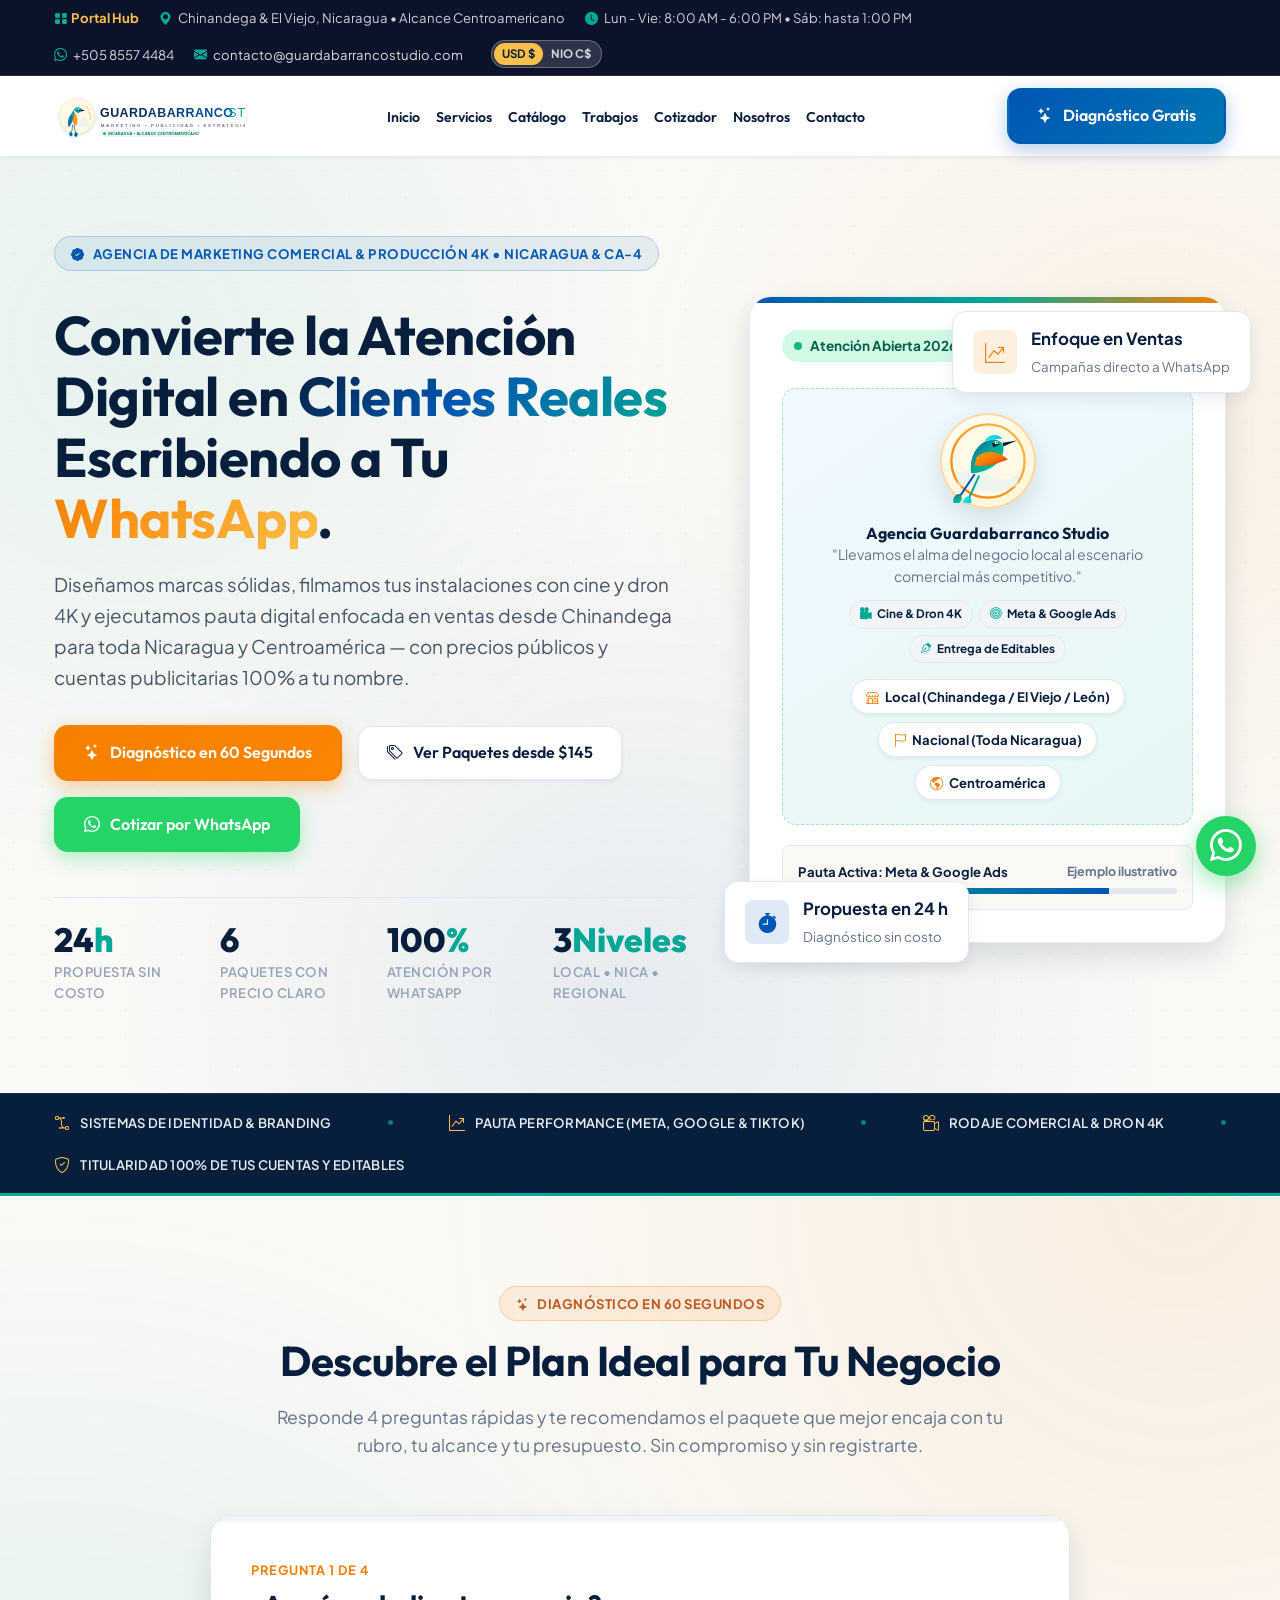
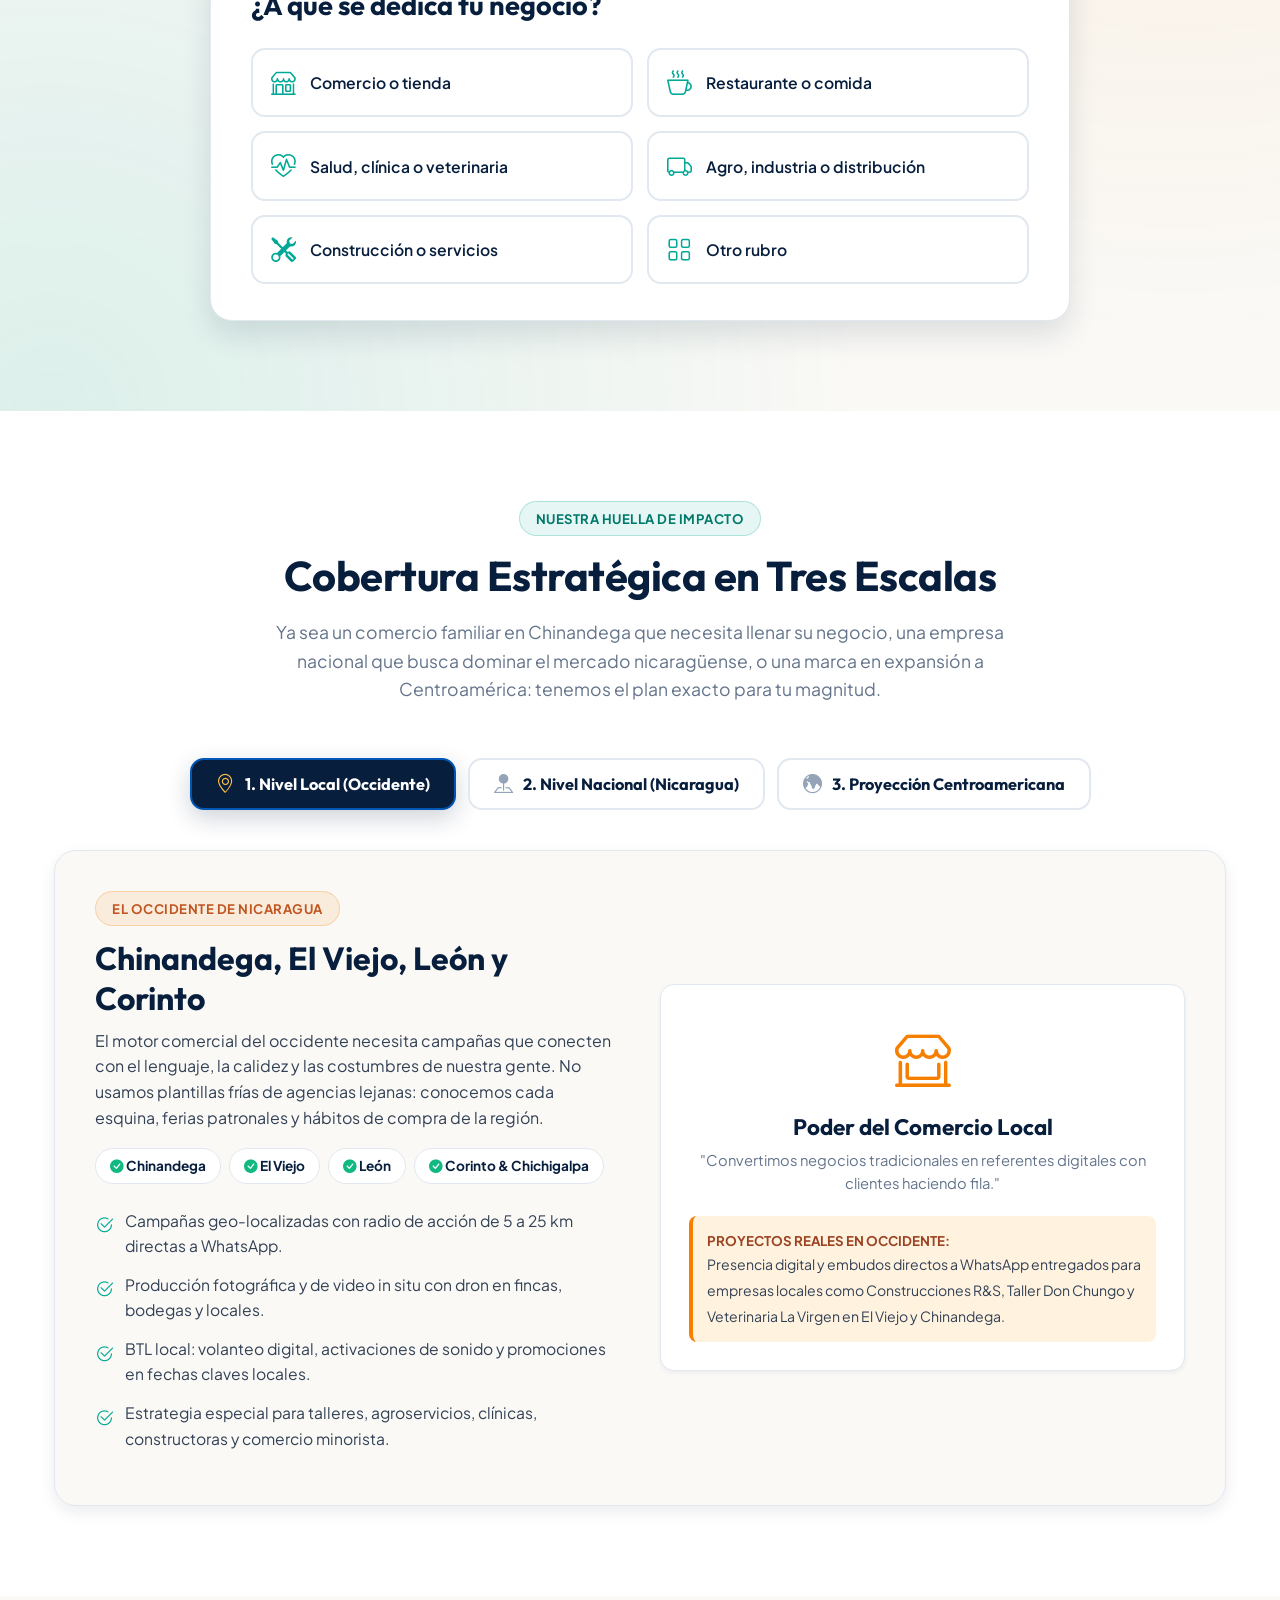
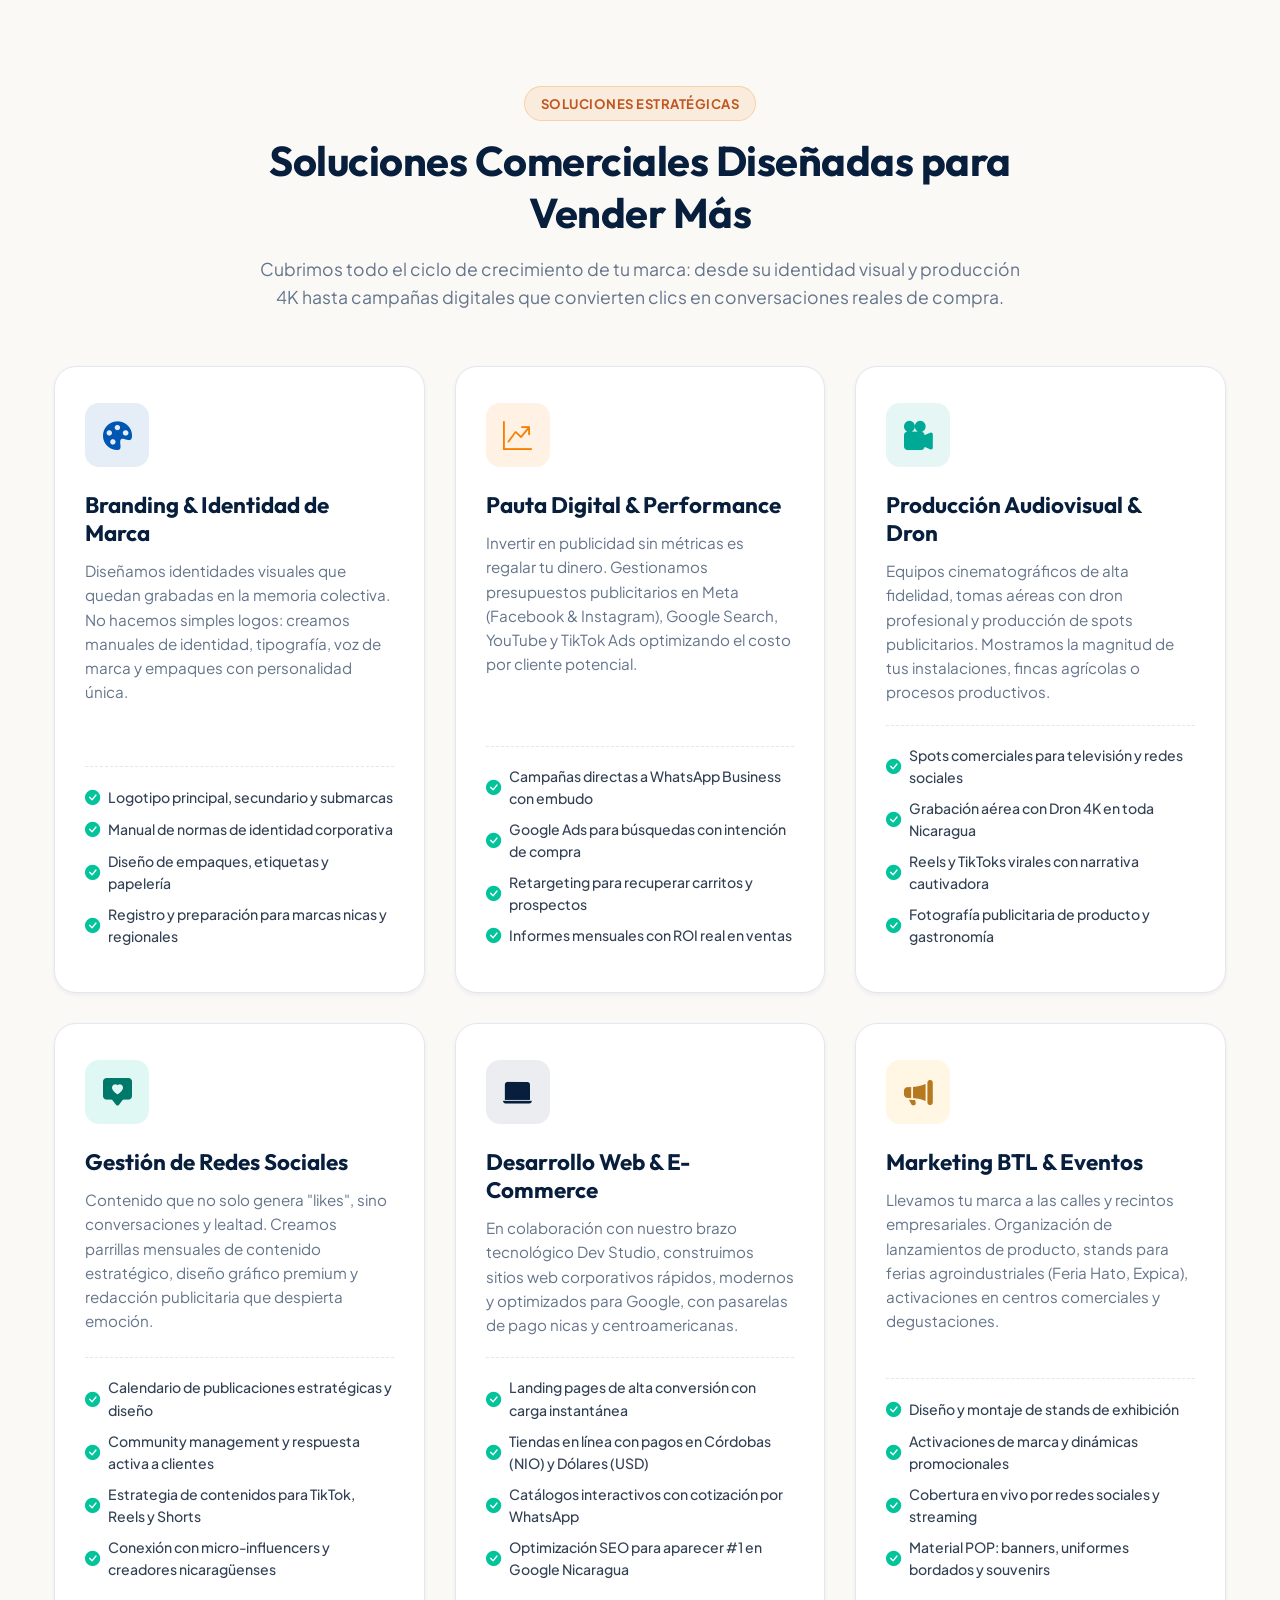
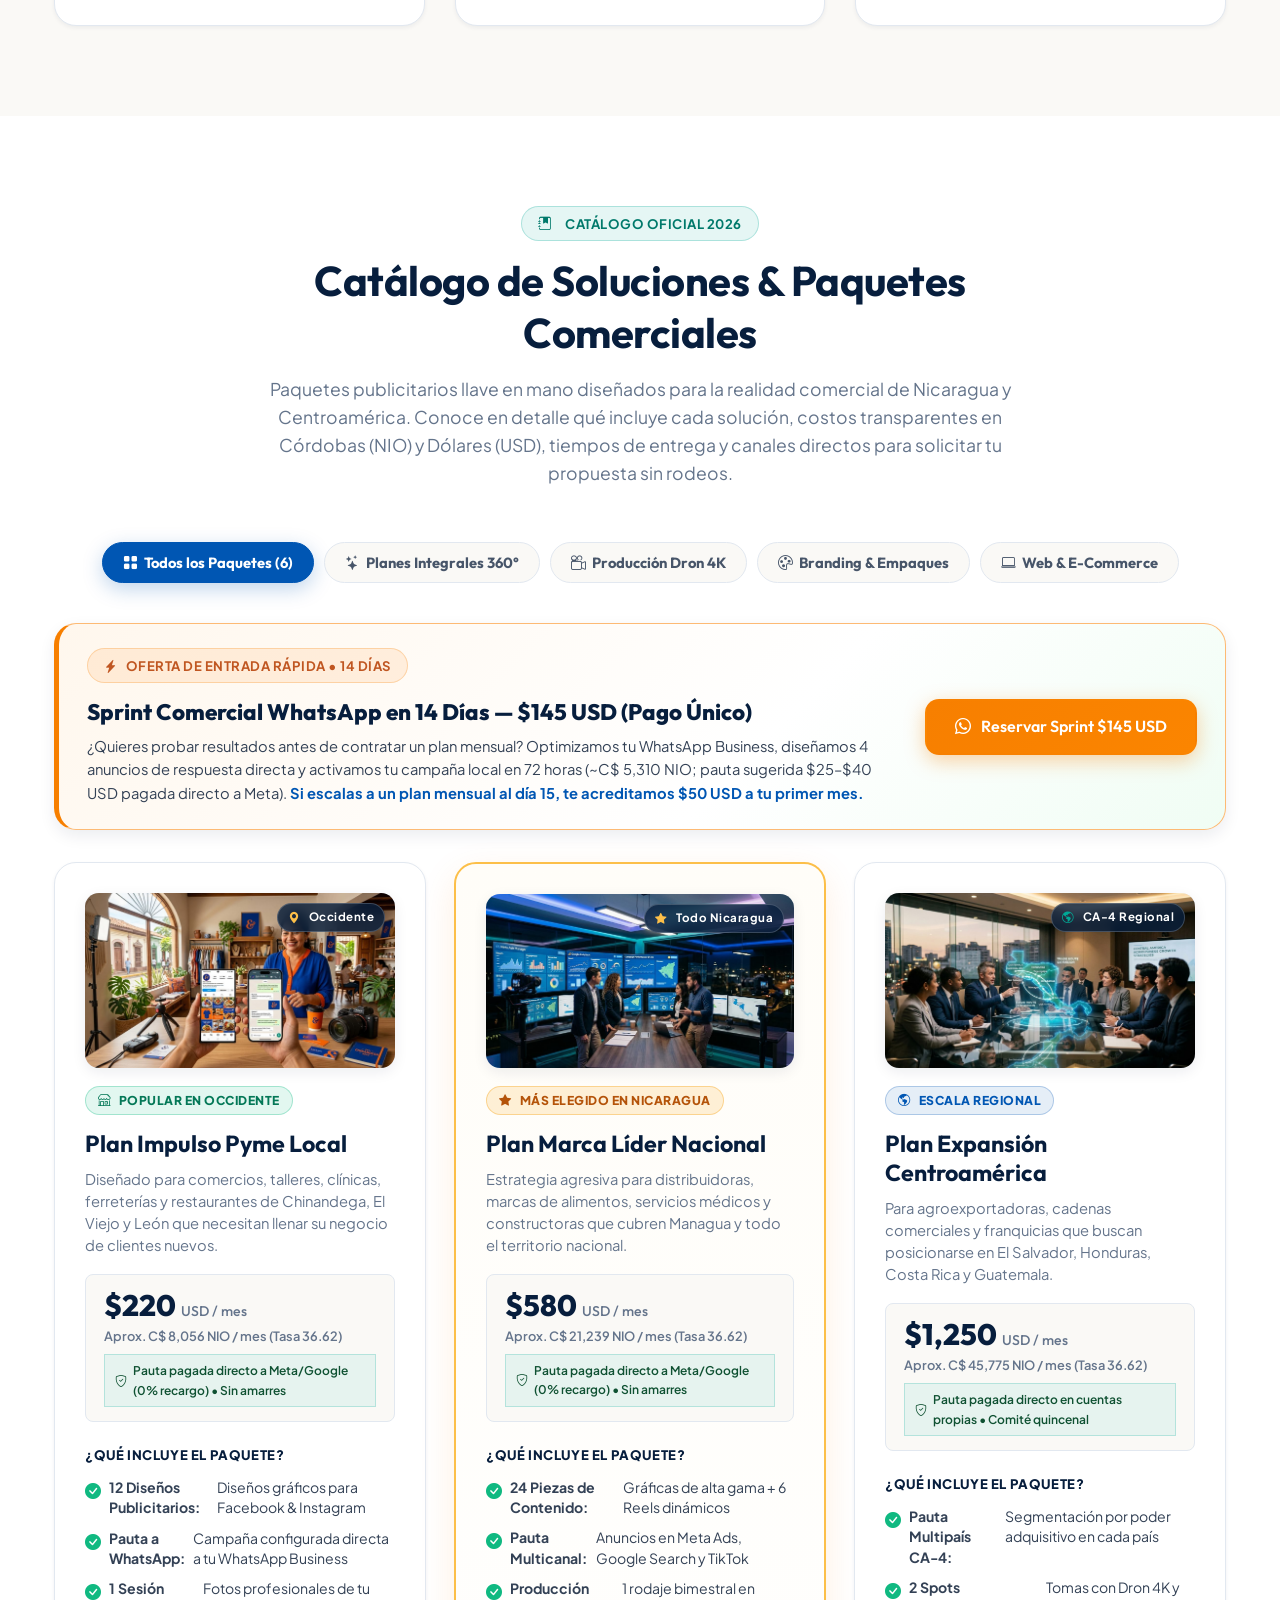
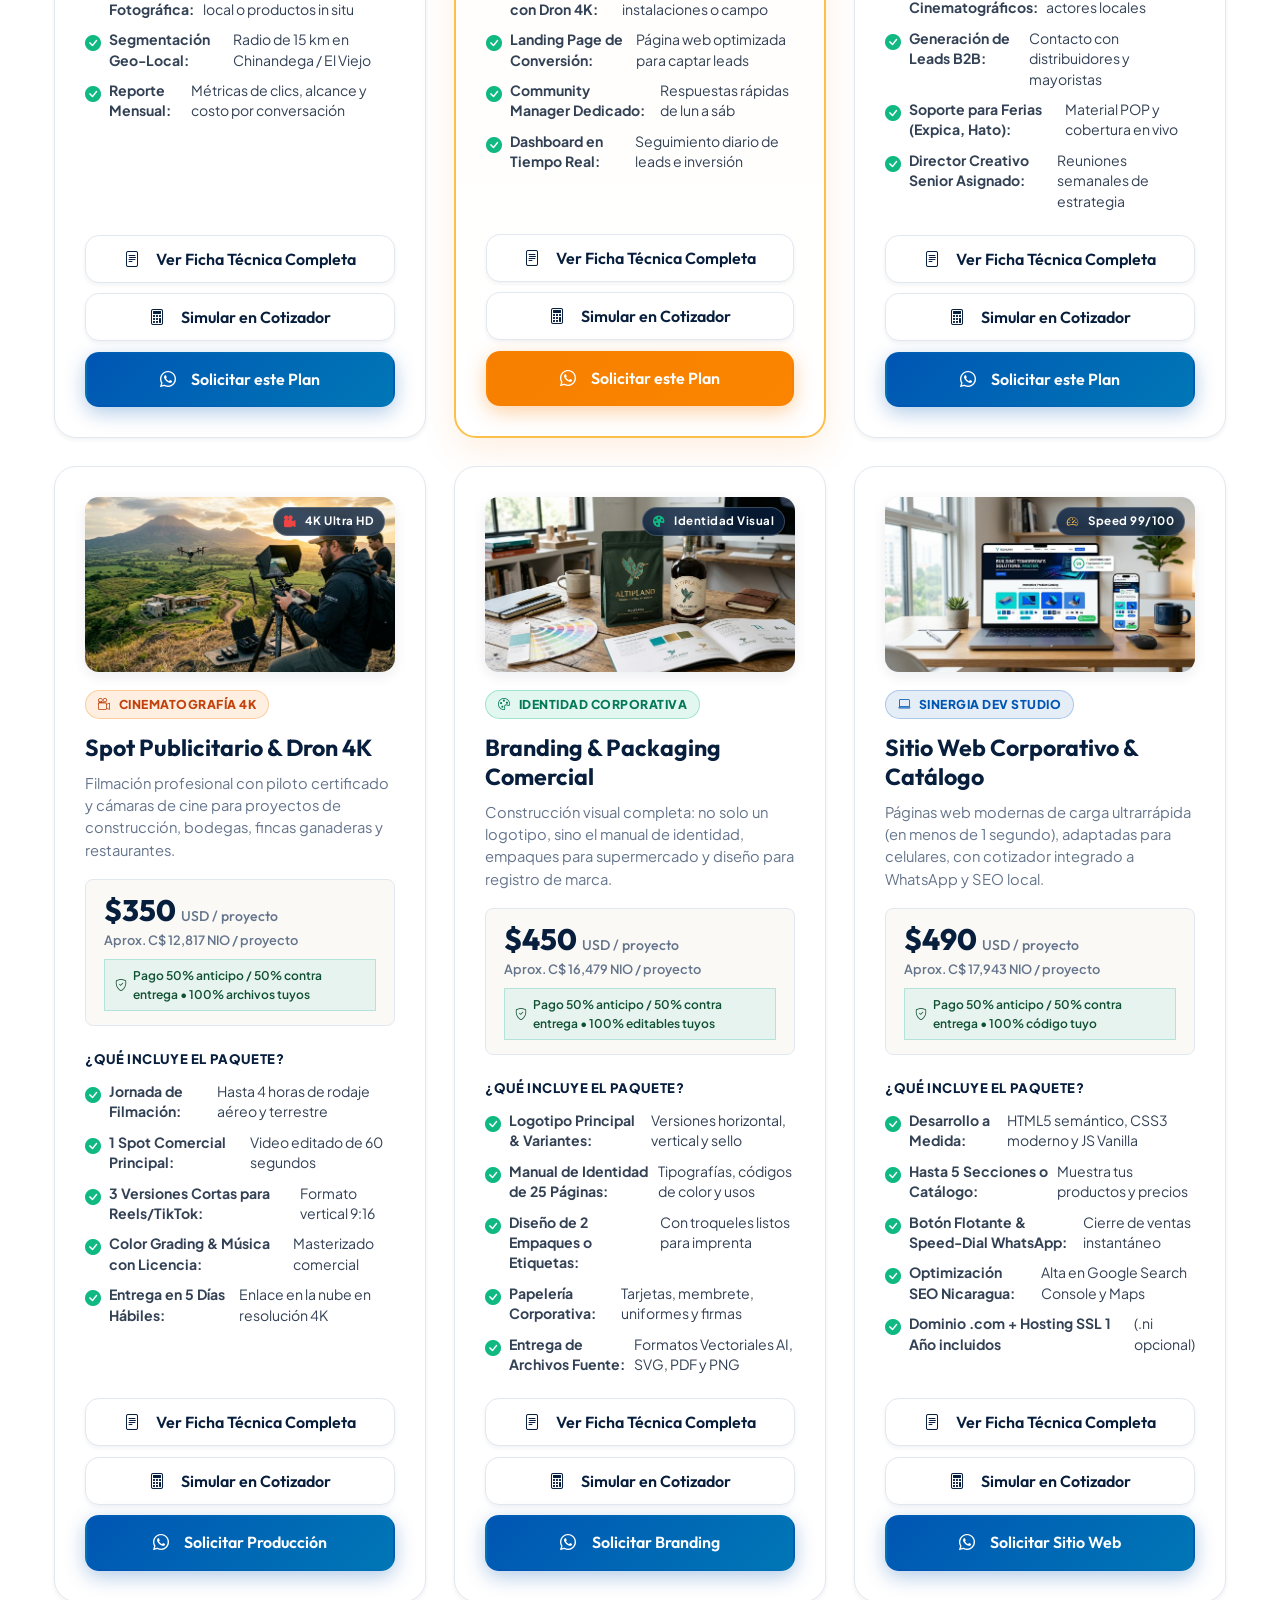
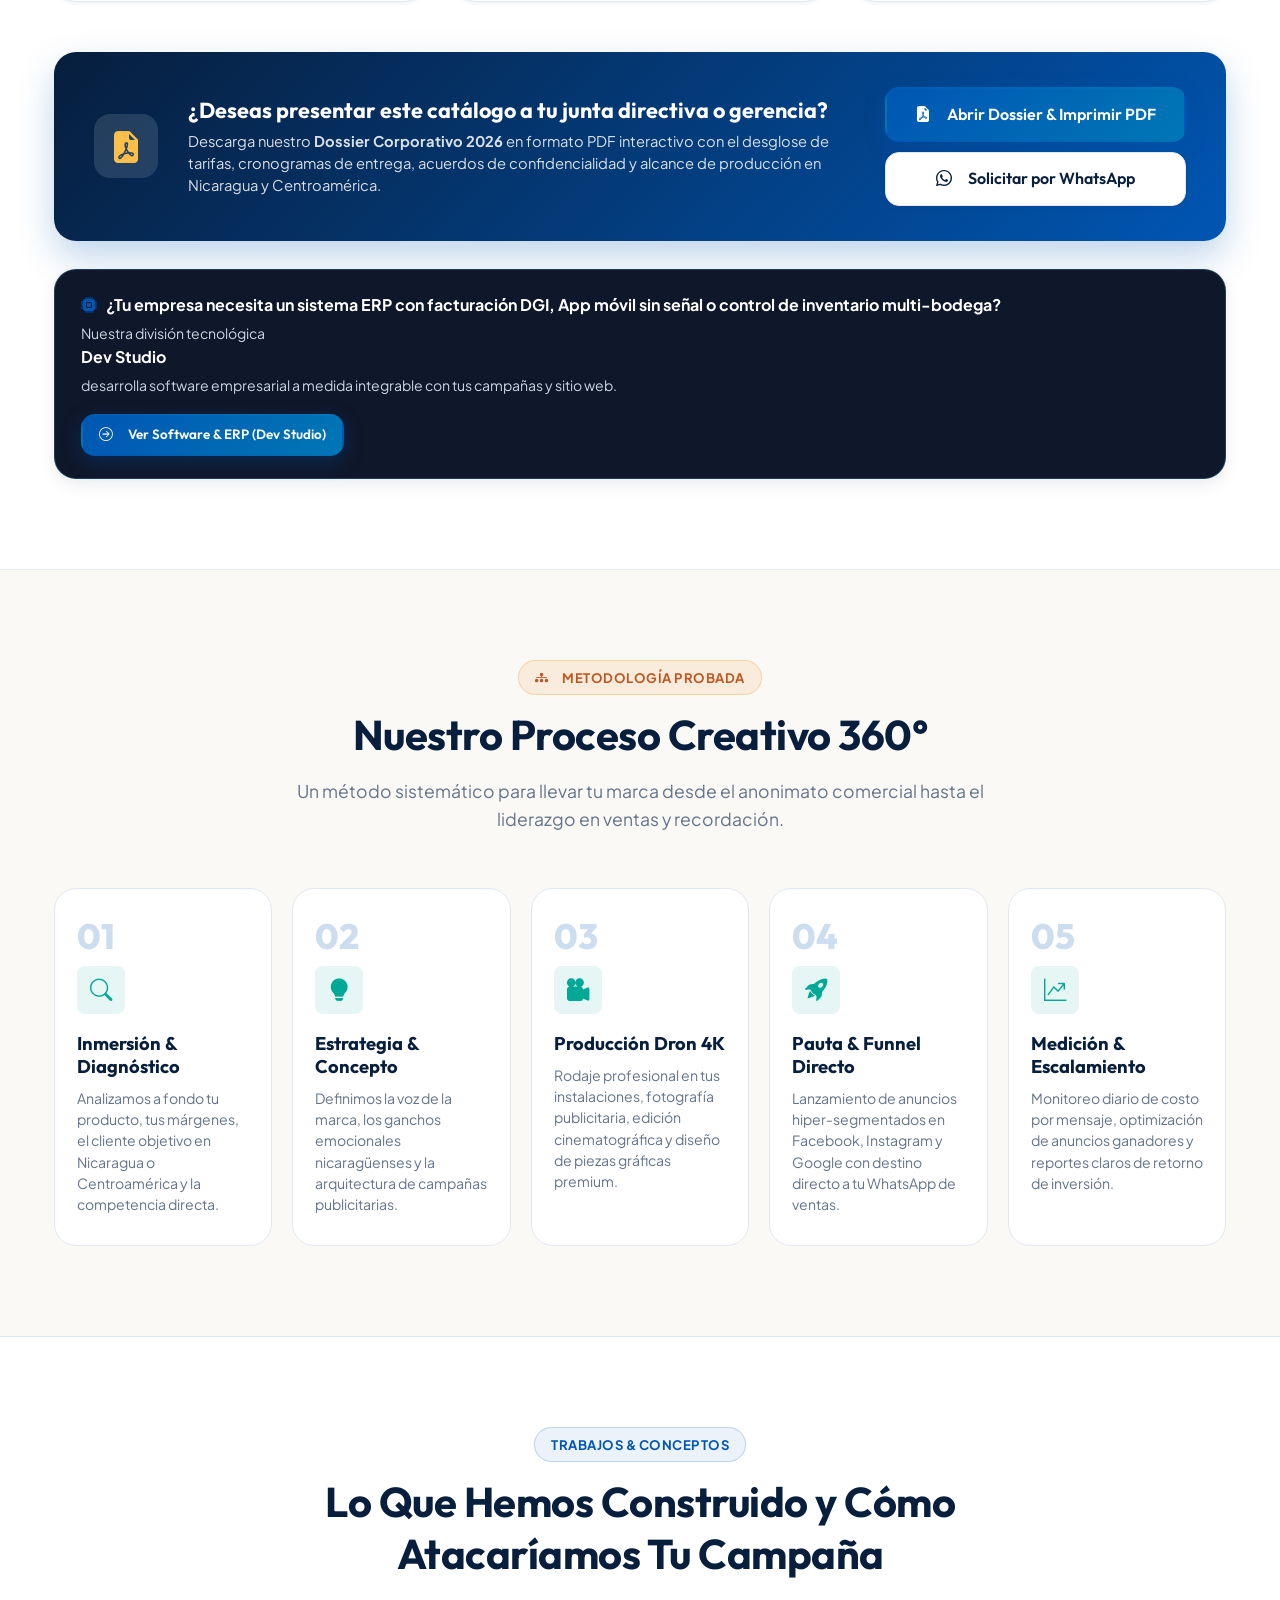
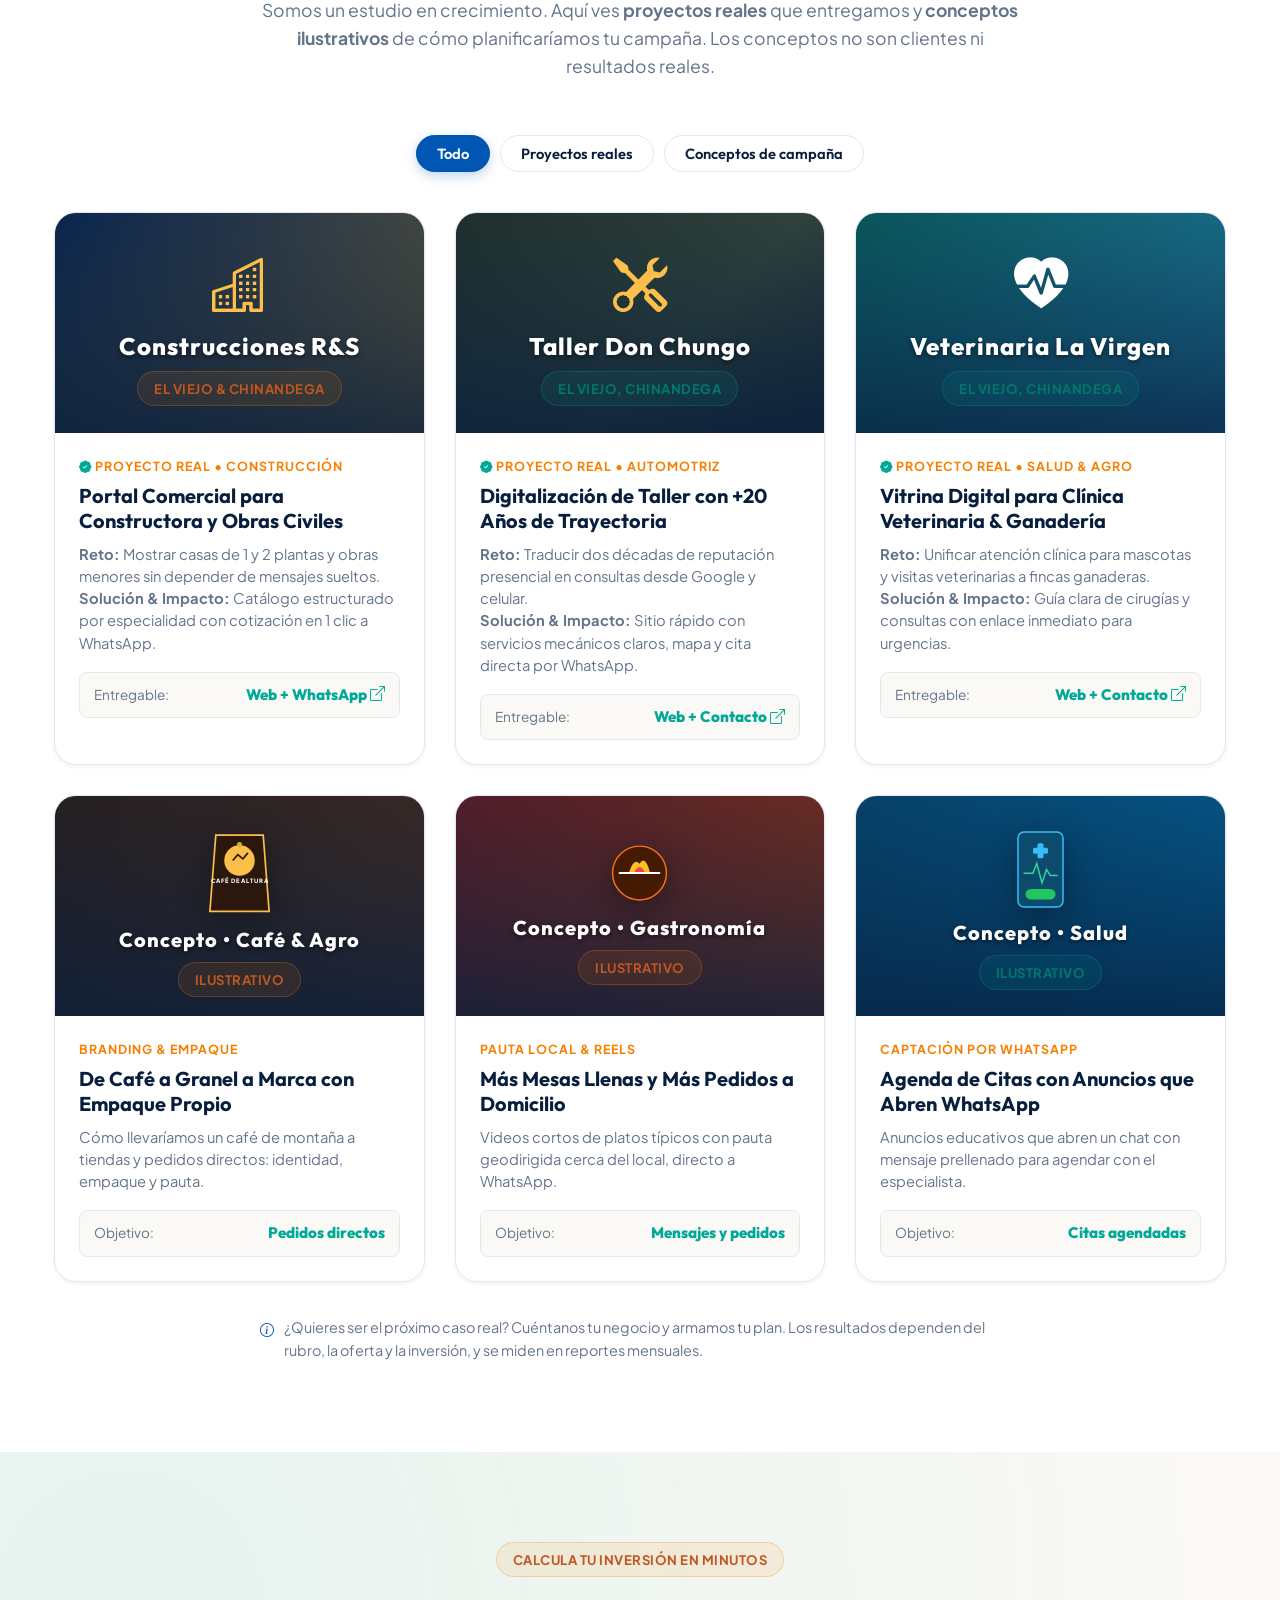
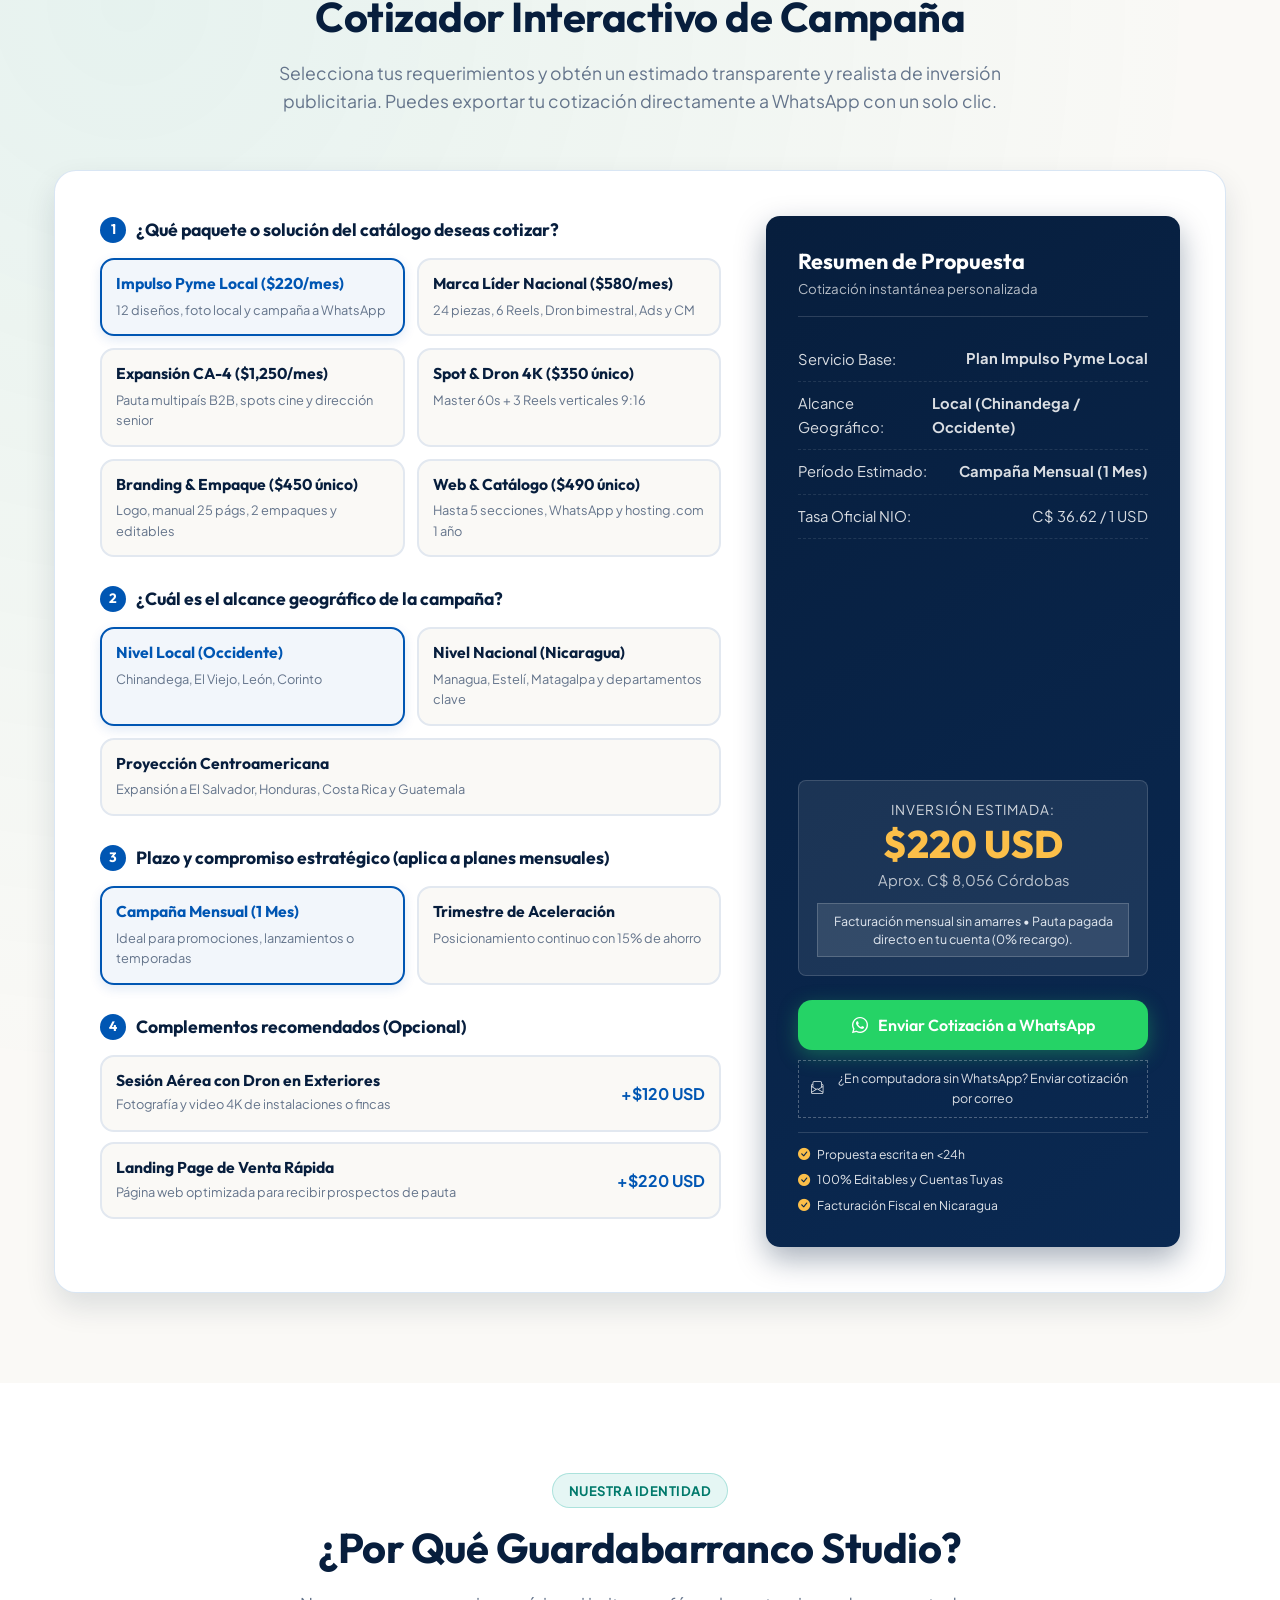
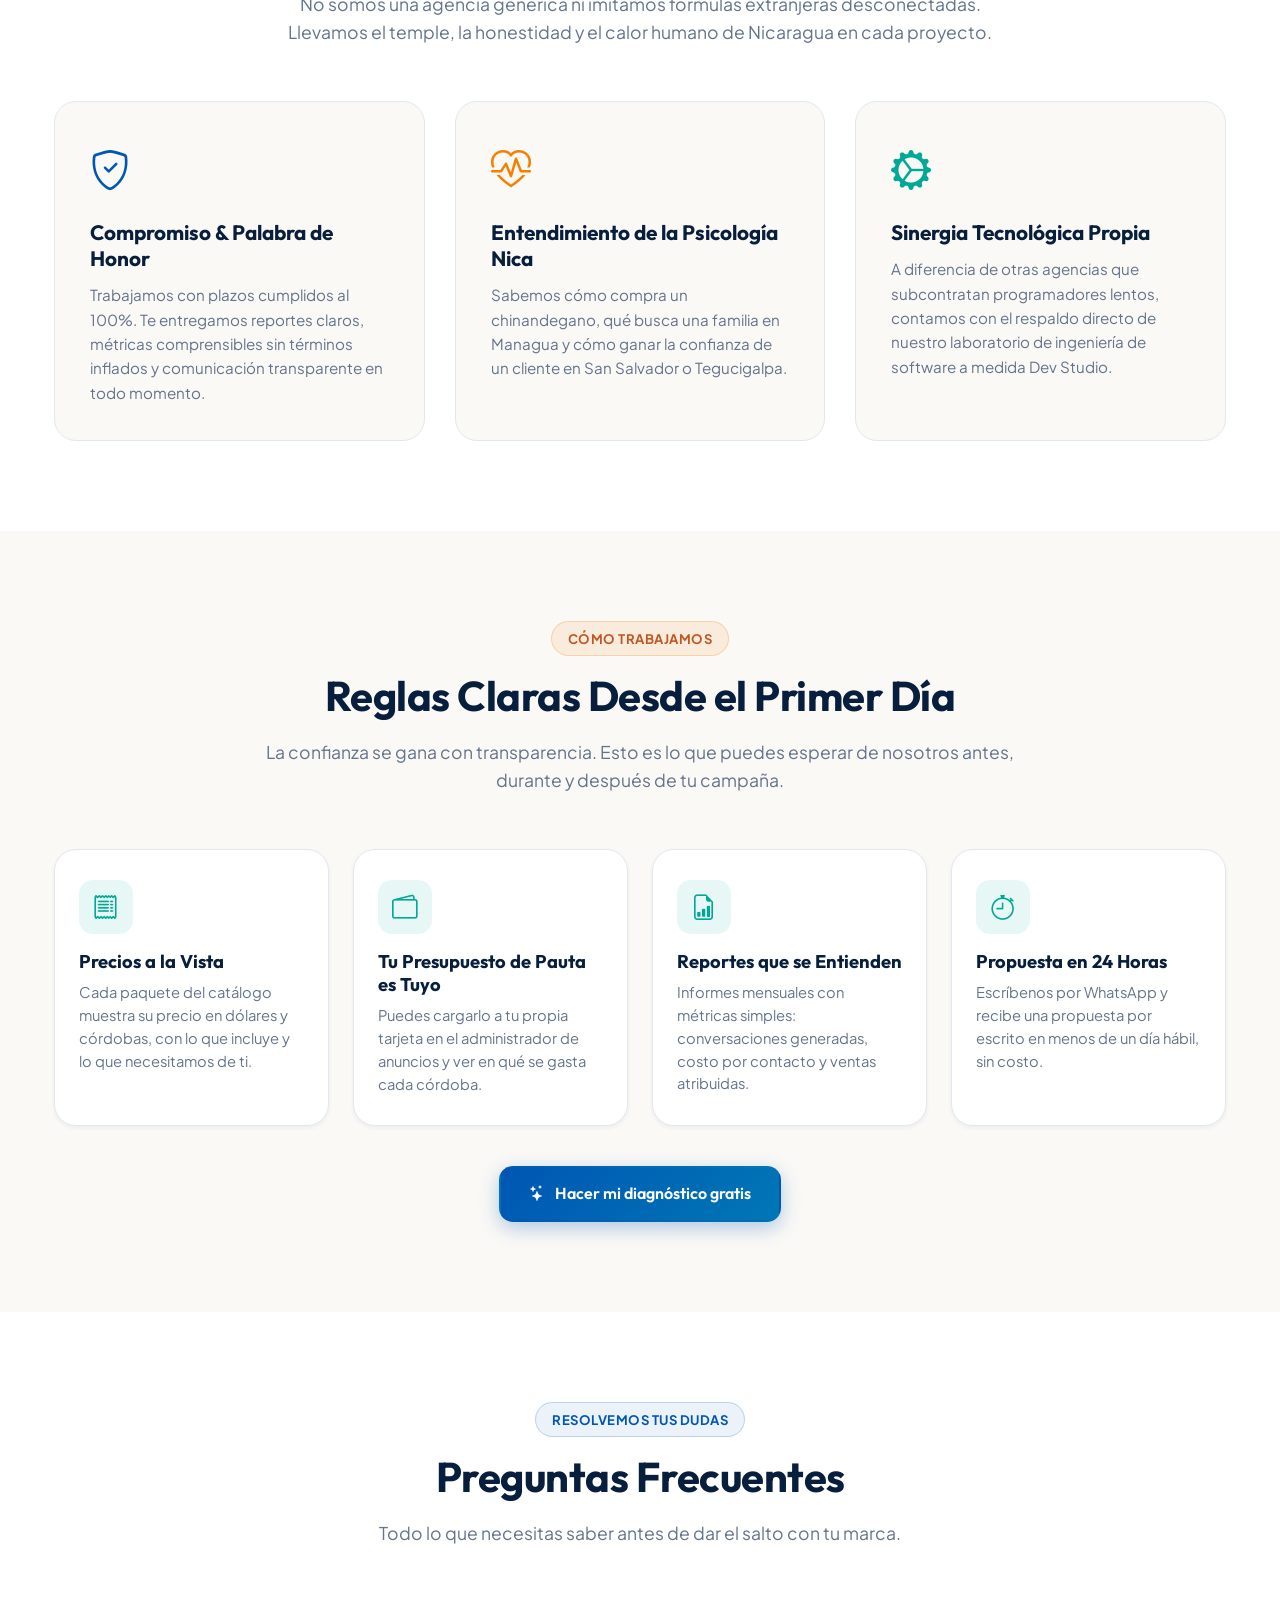
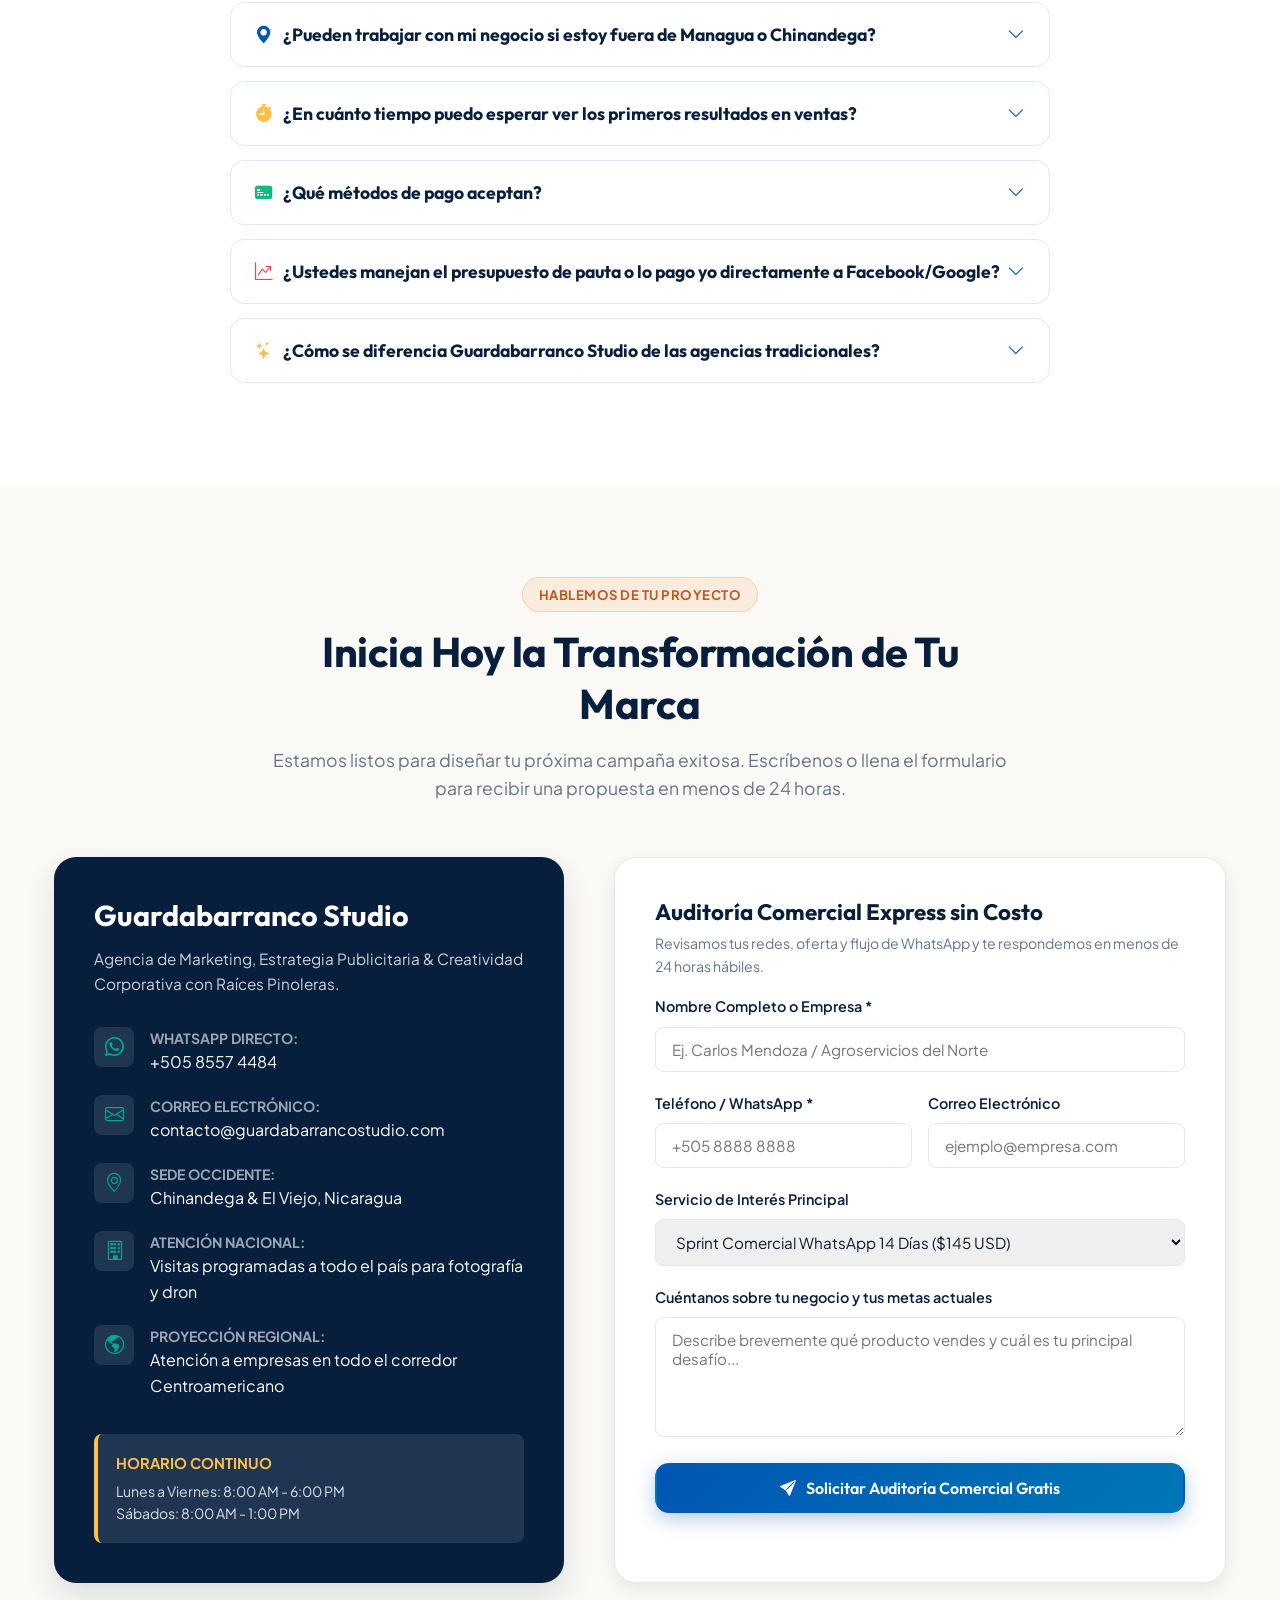
<file: GUARDABARRANCO STUDIO/index.html>
<!DOCTYPE html>
<html lang="es">
<head>
  <meta charset="UTF-8">
  <meta name="viewport" content="width=device-width, initial-scale=1.0">
  <title>Guardabarranco Studio | Agencia de Marketing & Publicidad con Raíces Pinoleras</title>
  
  <!-- SEO Meta Tags -->
  <meta name="description" content="Guardabarranco Studio: agencia de marketing, branding, pauta digital y producción con dron 4K en Nicaragua, con alcance en Centroamérica. Precios claros y propuesta en 24 horas.">
  <meta name="keywords" content="marketing digital nicaragua, publicidad chinandega, branding managua, agencia de publicidad centroamerica, produccion audiovisual nicaragua, pauta digital meta ads nicaragua">
  <meta name="author" content="Guardabarranco Studio">
  <meta name="theme-color" content="#071E3D">
  <link rel="canonical" href="https://guardabarrancostudio-hub.github.io/pages/GUARDABARRANCO%20STUDIO/index.html">

  <!-- Open Graph / Vista previa al compartir por WhatsApp y redes -->
  <meta property="og:type" content="website">
  <meta property="og:locale" content="es_NI">
  <meta property="og:site_name" content="Guardabarranco Studio">
  <meta property="og:title" content="Guardabarranco Studio | Marketing, Branding y Producción con Dron 4K en Nicaragua">
  <meta property="og:description" content="Precios claros, propuesta en 24 horas y campañas que llegan directo a tu WhatsApp. Haz tu diagnóstico gratis en 60 segundos.">
  <meta property="og:url" content="https://guardabarrancostudio-hub.github.io/pages/GUARDABARRANCO%20STUDIO/index.html">
  <meta property="og:image" content="https://guardabarrancostudio-hub.github.io/pages/GUARDABARRANCO%20STUDIO/assets/catalogo/pyme-local.jpg">
  <meta name="twitter:card" content="summary_large_image">

  <!-- Datos estructurados para buscadores -->
  <script type="application/ld+json">
  {
    "@context": "https://schema.org",
    "@type": "ProfessionalService",
    "name": "Guardabarranco Studio",
    "description": "Agencia de marketing, branding, pauta digital y producción audiovisual en Nicaragua.",
    "url": "https://guardabarrancostudio-hub.github.io/pages/GUARDABARRANCO%20STUDIO/index.html",
    "telephone": "+50585574484",
    "email": "contacto@guardabarrancostudio.com",
    "image": "https://guardabarrancostudio-hub.github.io/pages/GUARDABARRANCO%20STUDIO/assets/catalogo/pyme-local.jpg",
    "address": { "@type": "PostalAddress", "addressLocality": "Chinandega", "addressCountry": "NI" },
    "areaServed": ["Nicaragua", "Honduras", "El Salvador", "Costa Rica", "Guatemala"],
    "openingHours": ["Mo-Fr 08:00-18:00", "Sa 08:00-13:00"]
  }
  </script>
  
  <!-- Google Fonts: Outfit & Plus Jakarta Sans -->
  <link rel="preconnect" href="https://fonts.googleapis.com">
  <link rel="preconnect" href="https://fonts.gstatic.com" crossorigin>
  <link href="https://fonts.googleapis.com/css2?family=Outfit:wght@400;500;600;700;800;900&family=Plus+Jakarta+Sans:wght@400;500;600;700&display=swap" rel="stylesheet">
  
  <!-- Bootstrap Icons -->
  <link rel="stylesheet" href="https://cdn.jsdelivr.net/npm/bootstrap-icons@1.11.3/font/bootstrap-icons.min.css">
  
  <!-- Favicon Oficial -->
  <link rel="icon" type="image/svg+xml" href="logo.svg">

  <!-- Custom Stylesheet -->
  <link rel="stylesheet" href="style.css">
</head>
<body>

  <!-- Topbar Informativa -->
  <div class="topbar">
    <div class="container topbar-content">
      <div class="topbar-items">
        <div class="topbar-item">
          <a href="../index.html" style="color: var(--c-oro-tropical); text-decoration: none; font-weight: 700; display: inline-flex; align-items: center; gap: 4px;">
            <i class="bi bi-grid-fill"></i>
            <span>Portal Hub</span>
          </a>
        </div>
        <div class="topbar-item">
          <i class="bi bi-geo-alt-fill"></i>
          <span>Chinandega & El Viejo, Nicaragua &bull; Alcance Centroamericano</span>
        </div>
        <div class="topbar-item">
          <i class="bi bi-clock-fill"></i>
          <span>Lun - Vie: 8:00 AM - 6:00 PM &bull; Sáb: hasta 1:00 PM</span>
        </div>
      </div>
      <div class="topbar-items">
        <div class="topbar-item">
          <i class="bi bi-whatsapp"></i>
          <a href="https://wa.me/50585574484?text=Hola%20Guardabarranco%20Studio,%20deseo%20cotizar%20un%20proyecto" target="_blank">+505 8557 4484</a>
        </div>
        <div class="topbar-item">
          <i class="bi bi-envelope-fill"></i>
          <a href="mailto:contacto@guardabarrancostudio.com">contacto@guardabarrancostudio.com</a>
        </div>
      </div>
    </div>
  </div>

  <!-- Navbar Principal -->
  <header class="navbar" id="navbar">
    <div class="container nav-container">
      <a href="#inicio" class="nav-brand" aria-label="Inicio Guardabarranco Studio">
        <img src="logo.svg" alt="Logo Oficial Guardabarranco Studio" class="nav-logo-img">
      </a>

      <ul class="nav-menu" id="navMenu">
        <li><a href="#inicio" class="nav-link active">Inicio</a></li>
        <li><a href="#servicios" class="nav-link">Servicios</a></li>
        <li><a href="#catalogo" class="nav-link">Catálogo</a></li>
        <li><a href="#portafolio" class="nav-link">Trabajos</a></li>
        <li><a href="#cotizador" class="nav-link">Cotizador</a></li>
        <li><a href="#nosotros" class="nav-link">Nosotros</a></li>
        <li><a href="#contacto" class="nav-link">Contacto</a></li>
      </ul>

      <div class="nav-actions">
        <a href="#diagnostico" class="btn btn-primary" id="btnCotizarNav">
          <i class="bi bi-stars"></i>
          <span>Diagnóstico Gratis</span>
        </a>
      </div>

      <button class="menu-toggle" id="menuToggle" aria-label="Abrir menú de navegación">
        <i class="bi bi-list"></i>
      </button>
    </div>
  </header>

  <!-- Hero Section -->
  <section class="hero" id="inicio">
    <div class="hero-pattern"></div>
    <div class="container">
      <div class="hero-grid">
        <div class="hero-content">
          <div class="badge-tag badge-nica mb-3">
            <i class="bi bi-patch-check-fill" style="color: var(--c-azul-patrio);"></i>
            <span>AGENCIA DE MARKETING COMERCIAL &amp; PRODUCCIÓN 4K &bull; NICARAGUA &amp; CA-4</span>
          </div>

          <h1>
            Convierte la Atención Digital en <span class="text-gradient-nica">Clientes Reales</span> Escribiendo a Tu <span class="text-gradient-sun">WhatsApp</span>.
          </h1>

          <p class="hero-lead">
            Diseñamos marcas sólidas, filmamos tus instalaciones con cine y dron 4K y ejecutamos pauta digital enfocada en ventas desde Chinandega para toda Nicaragua y Centroamérica — con precios públicos y cuentas publicitarias 100% a tu nombre.
          </p>

          <div class="hero-cta-group">
            <a href="#diagnostico" class="btn btn-accent" id="heroBtnCotizar">
              <i class="bi bi-stars"></i>
              <span>Diagnóstico en 60 Segundos</span>
            </a>
            <a href="#catalogo" class="btn btn-secondary" id="heroBtnPortafolio">
              <i class="bi bi-tags"></i>
              <span>Ver Paquetes desde $145</span>
            </a>
            <a href="https://wa.me/50585574484?text=Hola%20Guardabarranco%20Studio,%20quiero%20cotizar%20un%20plan%20para%20atraer%20m%C3%A1s%20clientes%20a%20mi%20negocio" target="_blank" rel="noopener" class="btn btn-whatsapp" id="heroBtnWsp">
              <i class="bi bi-whatsapp"></i>
              <span>Cotizar por WhatsApp</span>
            </a>
          </div>

          <div class="hero-metrics">
            <div class="metric-item">
              <div class="metric-number">24<span>h</span></div>
              <div class="metric-label">Propuesta sin Costo</div>
            </div>
            <div class="metric-item">
              <div class="metric-number">6</div>
              <div class="metric-label">Paquetes con Precio Claro</div>
            </div>
            <div class="metric-item">
              <div class="metric-number">100<span>%</span></div>
              <div class="metric-label">Atención por WhatsApp</div>
            </div>
            <div class="metric-item">
              <div class="metric-number">3<span>Niveles</span></div>
              <div class="metric-label">Local &bull; Nica &bull; Regional</div>
            </div>
          </div>
        </div>

        <div class="hero-visual">
          <div class="hero-card-master">
            <div class="hero-visual-badge">
              <div class="status-indicator">
                <span class="status-dot"></span>
                <span>Atención Abierta 2026</span>
              </div>
              <span class="badge-tag badge-orange">Estrategia 360°</span>
            </div>

            <div class="hero-mascot-box">
              <div class="hero-emblem-badge" aria-hidden="true">
                <svg viewBox="5 5 110 110" width="84" height="84" xmlns="http://www.w3.org/2000/svg">
                  <defs>
                    <linearGradient id="heroBodyGrad" x1="0%" y1="0%" x2="100%" y2="100%">
                      <stop offset="0%" stop-color="#0056B3"/>
                      <stop offset="45%" stop-color="#00A896"/>
                      <stop offset="100%" stop-color="#02C39A"/>
                    </linearGradient>
                    <linearGradient id="heroWingGrad" x1="0%" y1="0%" x2="100%" y2="100%">
                      <stop offset="0%" stop-color="#FF9F1C"/>
                      <stop offset="50%" stop-color="#F77F00"/>
                      <stop offset="100%" stop-color="#D62828"/>
                    </linearGradient>
                    <linearGradient id="heroSunGrad" x1="0%" y1="100%" x2="100%" y2="0%">
                      <stop offset="0%" stop-color="#F77F00"/>
                      <stop offset="100%" stop-color="#FCBF49"/>
                    </linearGradient>
                    <linearGradient id="heroCrestGrad" x1="0%" y1="0%" x2="100%" y2="0%">
                      <stop offset="0%" stop-color="#00F5D4"/>
                      <stop offset="100%" stop-color="#00BBF9"/>
                    </linearGradient>
                  </defs>
                  <circle cx="60" cy="60" r="48" fill="#FFF9E6" stroke="url(#heroSunGrad)" stroke-width="3"/>
                  <path d="M 18 78 Q 42 64 62 78 T 102 74 L 98 92 Q 60 108 22 92 Z" fill="#E6F4F1" opacity="0.7"/>
                  <path d="M 42 78 L 22 108" stroke="#0056B3" stroke-width="2.6" stroke-linecap="round"/>
                  <path d="M 48 80 L 34 111" stroke="#00A896" stroke-width="2.6" stroke-linecap="round"/>
                  <ellipse cx="20" cy="110" rx="5" ry="7" transform="rotate(28 20 110)" fill="url(#heroBodyGrad)"/>
                  <ellipse cx="33" cy="113" rx="5" ry="7" transform="rotate(18 33 113)" fill="url(#heroCrestGrad)"/>
                  <path d="M 38 76 C 35 52, 48 34, 66 32 C 75 31, 82 38, 80 48 C 78 62, 60 76, 38 76 Z" fill="url(#heroBodyGrad)"/>
                  <path d="M 45 55 C 55 45, 74 46, 86 58 C 72 64, 56 68, 42 66 Z" fill="url(#heroWingGrad)"/>
                  <path d="M 55 34 C 62 24, 73 24, 79 31 C 72 30, 64 32, 55 34 Z" fill="url(#heroCrestGrad)"/>
                  <path d="M 65 36 L 76 38 L 67 42 Z" fill="#071E3D"/>
                  <circle cx="71" cy="36" r="2.2" fill="#FFFFFF"/>
                  <circle cx="71.5" cy="36" r="1" fill="#071E3D"/>
                  <path d="M 79 36 L 98 33 L 80 41 Z" fill="#071E3D"/>
                </svg>
              </div>
              <h4 style="margin-top: 6px; color: var(--c-azul-profundo);">Agencia Guardabarranco Studio</h4>
              <p style="font-size: 0.88rem; color: #64748B; margin-bottom: 12px;">
                "Llevamos el alma del negocio local al escenario comercial más competitivo."
              </p>

              <div class="hero-studio-pills mb-3">
                <span class="hero-studio-pill"><i class="bi bi-camera-reels-fill"></i> Cine &amp; Dron 4K</span>
                <span class="hero-studio-pill"><i class="bi bi-bullseye"></i> Meta &amp; Google Ads</span>
                <span class="hero-studio-pill"><i class="bi bi-file-earmark-Lock2-fill bi-vector-pen"></i> Entrega de Editables</span>
              </div>
              
              <div class="hero-scope-chips">
                <div class="scope-chip">
                  <i class="bi bi-shop"></i> Local (Chinandega / El Viejo / León)
                </div>
                <div class="scope-chip">
                  <i class="bi bi-flag"></i> Nacional (Toda Nicaragua)
                </div>
                <div class="scope-chip">
                  <i class="bi bi-globe-americas"></i> Centroamérica
                </div>
              </div>
            </div>

            <!-- Mini panel de métrica en vivo simulado -->
            <div style="background: var(--c-fondo-crema); padding: 15px; border-radius: var(--radius-sm); border: 1px solid var(--c-gris-200);">
              <div style="display: flex; justify-content: space-between; align-items: center; margin-bottom: 6px;">
                <span style="font-size: 0.82rem; font-weight: 700; color: var(--c-azul-profundo);">Pauta Activa: Meta & Google Ads</span>
                <span style="font-size: 0.78rem; color: #64748B; font-weight: 700;">Ejemplo ilustrativo</span>
              </div>
              <div style="height: 6px; background: #E2E8F0; border-radius: 3px; overflow: hidden;">
                <div style="width: 82%; height: 100%; background: linear-gradient(90deg, #00A896, #0056B3);"></div>
              </div>
            </div>
          </div>

          <!-- Badges flotantes interactivos -->
          <div class="floating-stat-card card-float-1">
            <div class="floating-icon icon-blue">
              <i class="bi bi-stopwatch-fill"></i>
            </div>
            <div>
              <strong style="font-size: 1.05rem; display: block; color: var(--c-azul-profundo);">Propuesta en 24 h</strong>
              <small style="color: #64748B;">Diagnóstico sin costo</small>
            </div>
          </div>

          <div class="floating-stat-card card-float-2">
            <div class="floating-icon icon-orange">
              <i class="bi bi-graph-up-arrow"></i>
            </div>
            <div>
              <strong style="font-size: 1.05rem; display: block; color: var(--c-azul-profundo);">Enfoque en Ventas</strong>
              <small style="color: #64748B;">Campañas directo a WhatsApp</small>
            </div>
          </div>
        </div>
      </div>
    </div>
  </section>

  <!-- Cinta de Estándares Creativos & Publicitarios -->
  <div class="agency-credentials-ribbon" aria-label="Estándares de producción y agencia">
    <div class="container agency-credentials-inner">
      <div class="credential-pill">
        <i class="bi bi-bezier2"></i>
        <span>SISTEMAS DE IDENTIDAD &amp; BRANDING</span>
      </div>
      <span class="credential-sep" aria-hidden="true"></span>
      <div class="credential-pill">
        <i class="bi bi-graph-up-arrow"></i>
        <span>PAUTA PERFORMANCE (META, GOOGLE &amp; TIKTOK)</span>
      </div>
      <span class="credential-sep" aria-hidden="true"></span>
      <div class="credential-pill">
        <i class="bi bi-camera-reels"></i>
        <span>RODAJE COMERCIAL &amp; DRON 4K</span>
      </div>
      <span class="credential-sep" aria-hidden="true"></span>
      <div class="credential-pill">
        <i class="bi bi-shield-check"></i>
        <span>TITULARIDAD 100% DE TUS CUENTAS Y EDITABLES</span>
      </div>
    </div>
  </div>

  <!-- Diagnóstico Interactivo en 60 Segundos -->
  <section class="section quiz-section" id="diagnostico">
    <div class="container">
      <div class="section-header">
        <span class="badge-tag badge-orange"><i class="bi bi-stars"></i> Diagnóstico en 60 segundos</span>
        <h2>Descubre el Plan Ideal para Tu Negocio</h2>
        <p>
          Responde 4 preguntas rápidas y te recomendamos el paquete que mejor encaja con tu rubro, tu alcance y tu presupuesto. Sin compromiso y sin registrarte.
        </p>
      </div>

      <div class="quiz-card" id="quizCard">
        <div class="quiz-progress" aria-hidden="true"><div class="quiz-progress-bar" id="quizBar"></div></div>

        <div id="quizStage">
          <div class="quiz-step-label" id="quizStepLabel"></div>
          <h3 class="quiz-question" id="quizQuestion" aria-live="polite"></h3>
          <div class="quiz-options" id="quizOptions" role="group" aria-labelledby="quizQuestion"></div>
          <button type="button" class="quiz-back" id="quizBack" hidden>
            <i class="bi bi-arrow-left"></i> Atrás
          </button>
        </div>

        <div class="quiz-result" id="quizResult" hidden></div>

        <noscript>
          <p style="text-align:center;">
            Activa JavaScript para usar el diagnóstico, o
            <a href="https://wa.me/50585574484?text=Hola%20Guardabarranco%20Studio,%20quiero%20un%20diagn%C3%B3stico%20para%20mi%20negocio" target="_blank" rel="noopener">escríbenos por WhatsApp</a>.
          </p>
        </noscript>
      </div>
    </div>
  </section>

  <!-- Sección Cobertura Estratégica: Local, Nacional y Centroamérica -->
  <section class="section section-bg-white" id="cobertura">
    <div class="container">
      <div class="section-header">
        <span class="badge-tag badge-teal">Nuestra Huella de Impacto</span>
        <h2>Cobertura Estratégica en Tres Escalas</h2>
        <p>
          Ya sea un comercio familiar en Chinandega que necesita llenar su negocio, una empresa nacional que busca dominar el mercado nicaragüense, o una marca en expansión a Centroamérica: tenemos el plan exacto para tu magnitud.
        </p>
      </div>

      <!-- Pestañas Interactivas -->
      <div class="coverage-tabs">
        <button class="coverage-tab-btn active" data-target="local" id="tabLocal">
          <i class="bi bi-geo-alt"></i>
          <span>1. Nivel Local (Occidente)</span>
        </button>
        <button class="coverage-tab-btn" data-target="nacional" id="tabNacional">
          <i class="bi bi-pin-map-fill"></i>
          <span>2. Nivel Nacional (Nicaragua)</span>
        </button>
        <button class="coverage-tab-btn" data-target="centroamerica" id="tabCentroamerica">
          <i class="bi bi-globe-central-south-asia"></i>
          <span>3. Proyección Centroamericana</span>
        </button>
      </div>

      <!-- Contenedores de contenido -->
      <div class="coverage-panel active" id="panel-local">
        <div class="coverage-card">
          <div class="coverage-grid">
            <div>
              <span class="badge-tag badge-orange">El Occidente de Nicaragua</span>
              <h3 style="font-size: 2rem; margin: 12px 0 10px;">Chinandega, El Viejo, León y Corinto</h3>
              <p>
                El motor comercial del occidente necesita campañas que conecten con el lenguaje, la calidez y las costumbres de nuestra gente. No usamos plantillas frías de agencias lejanas: conocemos cada esquina, ferias patronales y hábitos de compra de la región.
              </p>

              <div class="coverage-tags-list">
                <span class="coverage-city-tag"><i class="bi bi-check-circle-fill text-success"></i> Chinandega</span>
                <span class="coverage-city-tag"><i class="bi bi-check-circle-fill text-success"></i> El Viejo</span>
                <span class="coverage-city-tag"><i class="bi bi-check-circle-fill text-success"></i> León</span>
                <span class="coverage-city-tag"><i class="bi bi-check-circle-fill text-success"></i> Corinto & Chichigalpa</span>
              </div>

              <ul class="coverage-features">
                <li><i class="bi bi-check2-circle"></i> Campañas geo-localizadas con radio de acción de 5 a 25 km directas a WhatsApp.</li>
                <li><i class="bi bi-check2-circle"></i> Producción fotográfica y de video in situ con dron en fincas, bodegas y locales.</li>
                <li><i class="bi bi-check2-circle"></i> BTL local: volanteo digital, activaciones de sonido y promociones en fechas claves locales.</li>
                <li><i class="bi bi-check2-circle"></i> Estrategia especial para talleres, agroservicios, clínicas, constructoras y comercio minorista.</li>
              </ul>
            </div>

            <div class="coverage-visual-box">
              <div style="font-size: 3.5rem; color: var(--c-naranja-sol); margin-bottom: 10px;">
                <i class="bi bi-shop-window"></i>
              </div>
              <h4 style="font-size: 1.4rem; color: var(--c-azul-profundo); margin-bottom: 8px;">Poder del Comercio Local</h4>
              <p style="font-size: 0.92rem; color: #64748B; margin-bottom: 20px;">
                "Convertimos negocios tradicionales en referentes digitales con clientes haciendo fila."
              </p>
              <div style="background: #FFF3E0; padding: 14px; border-radius: var(--radius-sm); border-left: 4px solid var(--c-naranja-sol); text-align: left;">
                <small style="color: #9C4221; font-weight: 700; display: block;">PROYECTOS REALES EN OCCIDENTE:</small>
                <span style="font-size: 0.88rem; color: #334155;">Presencia digital y embudos directos a WhatsApp entregados para empresas locales como Construcciones R&amp;S, Taller Don Chungo y Veterinaria La Virgen en El Viejo y Chinandega.</span>
              </div>
            </div>
          </div>
        </div>
      </div>

      <div class="coverage-panel" id="panel-nacional">
        <div class="coverage-card">
          <div class="coverage-grid">
            <div>
              <span class="badge-tag badge-nica">Toda la Tierra de Lagos y Volcanes</span>
              <h3 style="font-size: 2rem; margin: 12px 0 10px;">Managua, Estelí, Matagalpa, Masaya y Rivas</h3>
              <p>
                Para empresas que distribuyen a nivel nacional o franquicias con sucursales múltiples. Diseñamos planes de medios integrados: pauta masiva en Meta, Google y TikTok Ads, gestión de influencers locales y relaciones públicas.
              </p>

              <div class="coverage-tags-list">
                <span class="coverage-city-tag"><i class="bi bi-check-circle-fill text-primary"></i> Managua</span>
                <span class="coverage-city-tag"><i class="bi bi-check-circle-fill text-primary"></i> Matagalpa & Jinotega</span>
                <span class="coverage-city-tag"><i class="bi bi-check-circle-fill text-primary"></i> Estelí</span>
                <span class="coverage-city-tag"><i class="bi bi-check-circle-fill text-primary"></i> Masaya & Granada</span>
                <span class="coverage-city-tag"><i class="bi bi-check-circle-fill text-primary"></i> Rivas & San Juan del Sur</span>
              </div>

              <ul class="coverage-features">
                <li><i class="bi bi-check2-circle"></i> Campañas nacionales con segmentación por departamentos y nichos de poder adquisitivo.</li>
                <li><i class="bi bi-check2-circle"></i> Identidad corporativa de exportación con manual de marca y packaging comercial.</li>
                <li><i class="bi bi-check2-circle"></i> Gestión de crisis de reputación en redes y relacionamiento con medios de comunicación nicaragüenses.</li>
                <li><i class="bi bi-check2-circle"></i> Integración de e-commerce con pasarelas de pago nicaragüenses (BAC Credomatic, Banpro, Lafise).</li>
              </ul>
            </div>

            <div class="coverage-visual-box">
              <div style="font-size: 3.5rem; color: var(--c-azul-patrio); margin-bottom: 10px;">
                <i class="bi bi-buildings"></i>
              </div>
              <h4 style="font-size: 1.4rem; color: var(--c-azul-profundo); margin-bottom: 8px;">Presencia de Marca Nacional</h4>
              <p style="font-size: 0.92rem; color: #64748B; margin-bottom: 20px;">
                "Posicionamiento en la mente de cada familia y consumidor nicaragüense."
              </p>
              <div style="background: #EBF8FF; padding: 14px; border-radius: var(--radius-sm); border-left: 4px solid var(--c-azul-patrio); text-align: left;">
                <small style="color: #2B6CB0; font-weight: 700; display: block;">TRANSPARENCIA EN MEDIOS:</small>
                <span style="font-size: 0.88rem; color: #334155;">Tu inversión publicitaria se paga directo en tu cuenta de Meta y Google Ads (0% sobreprecio de agencia), con seguimiento claro de conversaciones y prospectos generados.</span>
              </div>
            </div>
          </div>
        </div>
      </div>

      <div class="coverage-panel" id="panel-centroamerica">
        <div class="coverage-card">
          <div class="coverage-grid">
            <div>
              <span class="badge-tag badge-teal">Expansión Regional</span>
              <h3 style="font-size: 2rem; margin: 12px 0 10px;">El Salvador, Honduras, Costa Rica y Guatemala</h3>
              <p>
                El mercado centroamericano comparte raíces pero exige matices culturales específicos. Ayudamos a productores agrícolas, manufactureras, marcas de hospitalidad y servicios profesionales a expandir su presencia cruzando fronteras.
              </p>

              <div class="coverage-tags-list">
                <span class="coverage-city-tag"><i class="bi bi-globe2 text-success"></i> El Salvador</span>
                <span class="coverage-city-tag"><i class="bi bi-globe2 text-success"></i> Honduras</span>
                <span class="coverage-city-tag"><i class="bi bi-globe2 text-success"></i> Costa Rica</span>
                <span class="coverage-city-tag"><i class="bi bi-globe2 text-success"></i> Guatemala & Panamá</span>
              </div>

              <ul class="coverage-features">
                <li><i class="bi bi-check2-circle"></i> Adaptación transcultural del mensaje publicitario para cada país del istmo.</li>
                <li><i class="bi bi-check2-circle"></i> Pauta digital multimoneda (USD, Quetzales, Lempiras, Colones) y análisis de aranceles de pauta.</li>
                <li><i class="bi bi-check2-circle"></i> Lanzamientos coordinados simultáneos en los 5 países centroamericanos.</li>
                <li><i class="bi bi-check2-circle"></i> Generación de leads B2B calificados para exportadores y distribuidoras mayoristas.</li>
              </ul>
            </div>

            <div class="coverage-visual-box">
              <div style="font-size: 3.5rem; color: var(--c-turquesa-guarda); margin-bottom: 10px;">
                <i class="bi bi-globe-americas"></i>
              </div>
              <h4 style="font-size: 1.4rem; color: var(--c-azul-profundo); margin-bottom: 8px;">Conquista Centroamericana</h4>
              <p style="font-size: 0.92rem; color: #64748B; margin-bottom: 20px;">
                "Nicaragua como polo exportador de creatividad y productos con identidad de calidad mundial."
              </p>
              <div style="background: #E6F7F5; padding: 14px; border-radius: var(--radius-sm); border-left: 4px solid var(--c-turquesa-guarda); text-align: left;">
                <small style="color: #00796B; font-weight: 700; display: block;">SINERGIA COMERCIAL + INGENIERÍA:</small>
                <span style="font-size: 0.88rem; color: #334155;">Integramos campañas regionales B2B en el corredor CA-4 con portales transaccionales, catálogos y sistemas a medida junto a nuestra división tecnológica Dev Studio.</span>
              </div>
            </div>
          </div>
        </div>
      </div>
    </div>
  </section>

  <!-- Sección Servicios 360° -->
  <section class="section" id="servicios">
    <div class="container">
      <div class="section-header">
        <span class="badge-tag badge-orange">Soluciones Estratégicas</span>
        <h2>Soluciones Comerciales Diseñadas para Vender Más</h2>
        <p>
          Cubrimos todo el ciclo de crecimiento de tu marca: desde su identidad visual y producción 4K hasta campañas digitales que convierten clics en conversaciones reales de compra.
        </p>
      </div>

      <div class="services-grid">
        <!-- Servicio 1: Branding e Identidad -->
        <div class="service-card">
          <div class="service-icon-wrap" style="background: rgba(0, 86, 179, 0.1); color: var(--c-azul-patrio);">
            <i class="bi bi-palette-fill"></i>
          </div>
          <h3>Branding & Identidad de Marca</h3>
          <p>
            Diseñamos identidades visuales que quedan grabadas en la memoria colectiva. No hacemos simples logos: creamos manuales de identidad, tipografía, voz de marca y empaques con personalidad única.
          </p>
          <ul class="service-deliverables">
            <li><i class="bi bi-check-circle-fill"></i> Logotipo principal, secundario y submarcas</li>
            <li><i class="bi bi-check-circle-fill"></i> Manual de normas de identidad corporativa</li>
            <li><i class="bi bi-check-circle-fill"></i> Diseño de empaques, etiquetas y papelería</li>
            <li><i class="bi bi-check-circle-fill"></i> Registro y preparación para marcas nicas y regionales</li>
          </ul>
        </div>

        <!-- Servicio 2: Pauta Digital & Performance Ads -->
        <div class="service-card">
          <div class="service-icon-wrap" style="background: rgba(247, 127, 0, 0.1); color: var(--c-naranja-sol);">
            <i class="bi bi-graph-up-arrow"></i>
          </div>
          <h3>Pauta Digital & Performance</h3>
          <p>
            Invertir en publicidad sin métricas es regalar tu dinero. Gestionamos presupuestos publicitarios en Meta (Facebook & Instagram), Google Search, YouTube y TikTok Ads optimizando el costo por cliente potencial.
          </p>
          <ul class="service-deliverables">
            <li><i class="bi bi-check-circle-fill"></i> Campañas directas a WhatsApp Business con embudo</li>
            <li><i class="bi bi-check-circle-fill"></i> Google Ads para búsquedas con intención de compra</li>
            <li><i class="bi bi-check-circle-fill"></i> Retargeting para recuperar carritos y prospectos</li>
            <li><i class="bi bi-check-circle-fill"></i> Informes mensuales con ROI real en ventas</li>
          </ul>
        </div>

        <!-- Servicio 3: Producción Audiovisual & Dron 4K -->
        <div class="service-card">
          <div class="service-icon-wrap" style="background: rgba(0, 168, 150, 0.1); color: var(--c-turquesa-guarda);">
            <i class="bi bi-camera-reels-fill"></i>
          </div>
          <h3>Producción Audiovisual & Dron</h3>
          <p>
            Equipos cinematográficos de alta fidelidad, tomas aéreas con dron profesional y producción de spots publicitarios. Mostramos la magnitud de tus instalaciones, fincas agrícolas o procesos productivos.
          </p>
          <ul class="service-deliverables">
            <li><i class="bi bi-check-circle-fill"></i> Spots comerciales para televisión y redes sociales</li>
            <li><i class="bi bi-check-circle-fill"></i> Grabación aérea con Dron 4K en toda Nicaragua</li>
            <li><i class="bi bi-check-circle-fill"></i> Reels y TikToks virales con narrativa cautivadora</li>
            <li><i class="bi bi-check-circle-fill"></i> Fotografía publicitaria de producto y gastronomía</li>
          </ul>
        </div>

        <!-- Servicio 4: Gestión de Redes Sociales (Social Media) -->
        <div class="service-card">
          <div class="service-icon-wrap" style="background: rgba(2, 195, 154, 0.12); color: #00796B;">
            <i class="bi bi-chat-square-heart-fill"></i>
          </div>
          <h3>Gestión de Redes Sociales</h3>
          <p>
            Contenido que no solo genera "likes", sino conversaciones y lealtad. Creamos parrillas mensuales de contenido estratégico, diseño gráfico premium y redacción publicitaria que despierta emoción.
          </p>
          <ul class="service-deliverables">
            <li><i class="bi bi-check-circle-fill"></i> Calendario de publicaciones estratégicas y diseño</li>
            <li><i class="bi bi-check-circle-fill"></i> Community management y respuesta activa a clientes</li>
            <li><i class="bi bi-check-circle-fill"></i> Estrategia de contenidos para TikTok, Reels y Shorts</li>
            <li><i class="bi bi-check-circle-fill"></i> Conexión con micro-influencers y creadores nicaragüenses</li>
          </ul>
        </div>

        <!-- Servicio 5: Desarrollo Web & E-Commerce -->
        <div class="service-card">
          <div class="service-icon-wrap" style="background: rgba(7, 30, 61, 0.08); color: var(--c-azul-profundo);">
            <i class="bi bi-laptop-fill"></i>
          </div>
          <h3>Desarrollo Web & E-Commerce</h3>
          <p>
            En colaboración con nuestro brazo tecnológico Dev Studio, construimos sitios web corporativos rápidos, modernos y optimizados para Google, con pasarelas de pago nicas y centroamericanas.
          </p>
          <ul class="service-deliverables">
            <li><i class="bi bi-check-circle-fill"></i> Landing pages de alta conversión con carga instantánea</li>
            <li><i class="bi bi-check-circle-fill"></i> Tiendas en línea con pagos en Córdobas (NIO) y Dólares (USD)</li>
            <li><i class="bi bi-check-circle-fill"></i> Catálogos interactivos con cotización por WhatsApp</li>
            <li><i class="bi bi-check-circle-fill"></i> Optimización SEO para aparecer #1 en Google Nicaragua</li>
          </ul>
        </div>

        <!-- Servicio 6: Marketing BTL & Eventos Corporativos -->
        <div class="service-card">
          <div class="service-icon-wrap" style="background: rgba(252, 191, 73, 0.15); color: #B7791F;">
            <i class="bi bi-megaphone-fill"></i>
          </div>
          <h3>Marketing BTL & Eventos</h3>
          <p>
            Llevamos tu marca a las calles y recintos empresariales. Organización de lanzamientos de producto, stands para ferias agroindustriales (Feria Hato, Expica), activaciones en centros comerciales y degustaciones.
          </p>
          <ul class="service-deliverables">
            <li><i class="bi bi-check-circle-fill"></i> Diseño y montaje de stands de exhibición</li>
            <li><i class="bi bi-check-circle-fill"></i> Activaciones de marca y dinámicas promocionales</li>
            <li><i class="bi bi-check-circle-fill"></i> Cobertura en vivo por redes sociales y streaming</li>
            <li><i class="bi bi-check-circle-fill"></i> Material POP: banners, uniformes bordados y souvenirs</li>
          </ul>
        </div>
      </div>
    </div>
  </section>

  <!-- Sección Catálogo Oficial 2026 -->
  <section class="section section-bg-white" id="catalogo">
    <div class="container">
      <div class="section-header">
        <span class="badge-tag badge-teal"><i class="bi bi-journal-bookmark-fill me-1"></i> Catálogo Oficial 2026</span>
        <h2>Catálogo de Soluciones & Paquetes Comerciales</h2>
        <p>
          Paquetes publicitarios llave en mano diseñados para la realidad comercial de Nicaragua y Centroamérica. Conoce en detalle qué incluye cada solución, costos transparentes en Córdobas (NIO) y Dólares (USD), tiempos de entrega y canales directos para solicitar tu propuesta sin rodeos.
        </p>
      </div>

      <!-- Pestañas de Filtrado del Catálogo -->
      <div class="catalog-filters">
        <button type="button" class="catalog-tab-btn active" data-cat-filter="all">
          <i class="bi bi-grid-fill"></i>
          <span>Todos los Paquetes (6)</span>
        </button>
        <button type="button" class="catalog-tab-btn" data-cat-filter="planes">
          <i class="bi bi-stars"></i>
          <span>Planes Integrales 360°</span>
        </button>
        <button type="button" class="catalog-tab-btn" data-cat-filter="audiovisual">
          <i class="bi bi-camera-reels"></i>
          <span>Producción Dron 4K</span>
        </button>
        <button type="button" class="catalog-tab-btn" data-cat-filter="branding">
          <i class="bi bi-palette"></i>
          <span>Branding & Empaques</span>
        </button>
        <button type="button" class="catalog-tab-btn" data-cat-filter="web">
          <i class="bi bi-laptop"></i>
          <span>Web & E-Commerce</span>
        </button>
      </div>

      <!-- Oferta de Entrada Rápida (Quick-Start 14 Días) -->
      <div class="quickstart-offer-banner">
        <div class="quickstart-offer-info">
          <span class="badge-tag badge-orange mb-2"><i class="bi bi-lightning-charge-fill"></i> OFERTA DE ENTRADA RÁPIDA &bull; 14 DÍAS</span>
          <h3>Sprint Comercial WhatsApp en 14 Días &mdash; $145 USD (Pago Único)</h3>
          <p>
            ¿Quieres probar resultados antes de contratar un plan mensual? Optimizamos tu WhatsApp Business, diseñamos 4 anuncios de respuesta directa y activamos tu campaña local en 72 horas (~C$ 5,310 NIO; pauta sugerida $25&ndash;$40 USD pagada directo a Meta). <strong>Si escalas a un plan mensual al día 15, te acreditamos $50 USD a tu primer mes.</strong>
          </p>
        </div>
        <div class="quickstart-offer-cta">
          <a href="https://wa.me/50585574484?text=Hola%20Guardabarranco%20Studio%2C%20quiero%20reservar%20el%20Sprint%20Comercial%20WhatsApp%20de%2014%20D%C3%ADas%20(%24145%20USD%20-%20%2450%20acreditables)." target="_blank" rel="noopener" class="btn btn-accent">
            <i class="bi bi-whatsapp"></i>
            <span>Reservar Sprint $145 USD</span>
          </a>
        </div>
      </div>

      <!-- Grid de Fichas de Catálogo -->
      <div class="catalog-grid" id="catalogGrid">
        
        <!-- Catálogo 1: Plan Impulso Pyme Local -->
        <div class="catalog-card" data-cat-item="planes" id="catCardPyme">
          <div class="catalog-card-thumb">
            <img src="assets/catalogo/pyme-local.jpg" alt="Plan Impulso Pyme Local" loading="lazy">
            <span class="thumb-tag"><i class="bi bi-geo-alt-fill text-warning me-1"></i> Occidente</span>
          </div>
          <div class="catalog-card-header">
            <span class="catalog-tier-badge tier-green"><i class="bi bi-shop me-1"></i> Popular en Occidente</span>
            <h3 class="catalog-card-title">Plan Impulso Pyme Local</h3>
            <p class="catalog-card-desc">
              Diseñado para comercios, talleres, clínicas, ferreterías y restaurantes de Chinandega, El Viejo y León que necesitan llenar su negocio de clientes nuevos.
            </p>
            <div class="catalog-pricing">
              <div class="catalog-price-main">$220 <span class="catalog-price-period">USD / mes</span></div>
              <div class="catalog-price-sub">Aprox. C$ 8,056 NIO / mes (Tasa 36.62)</div>
              <div class="catalog-billing-note"><i class="bi bi-shield-check"></i> Pauta pagada directo a Meta/Google (0% recargo) &bull; Sin amarres</div>
            </div>
          </div>
          <div class="catalog-card-body">
            <div class="catalog-features-label">¿Qué incluye el paquete?</div>
            <ul class="catalog-features-list">
              <li><i class="bi bi-check-circle-fill text-success"></i> <strong>12 Diseños Publicitarios:</strong> Diseños gráficos para Facebook &amp; Instagram</li>
              <li><i class="bi bi-check-circle-fill text-success"></i> <strong>Pauta a WhatsApp:</strong> Campaña configurada directa a tu WhatsApp Business</li>
              <li><i class="bi bi-check-circle-fill text-success"></i> <strong>1 Sesión Fotográfica:</strong> Fotos profesionales de tu local o productos in situ</li>
              <li><i class="bi bi-check-circle-fill text-success"></i> <strong>Segmentación Geo-Local:</strong> Radio de 15 km en Chinandega / El Viejo</li>
              <li><i class="bi bi-check-circle-fill text-success"></i> <strong>Reporte Mensual:</strong> Métricas de clics, alcance y costo por conversación</li>
            </ul>
          </div>
          <div class="catalog-card-footer">
            <button type="button" class="btn btn-secondary w-100 mb-2 btn-ver-ficha" data-ficha="pyme-local">
              <i class="bi bi-file-text me-1"></i> Ver Ficha Técnica Completa
            </button>
            <button type="button" class="btn btn-secondary w-100 mb-2" data-preload-quote="pyme">
              <i class="bi bi-calculator me-1"></i> Simular en Cotizador
            </button>
            <a href="https://wa.me/50585574484?text=Hola%20Guardabarranco%20Studio,%20deseo%20contratar%20el%20Plan%20Impulso%20Pyme%20Local%20($220/mes)" target="_blank" rel="noopener" class="btn btn-primary w-100">
              <i class="bi bi-whatsapp me-1"></i> Solicitar este Plan
            </a>
          </div>
        </div>

        <!-- Catálogo 2: Plan Marca Líder Nacional -->
        <div class="catalog-card catalog-card-featured" data-cat-item="planes" id="catCardNacional">
          <div class="catalog-card-thumb">
            <img src="assets/catalogo/marca-nacional.jpg" alt="Plan Marca Líder Nacional" loading="lazy">
            <span class="thumb-tag"><i class="bi bi-star-fill text-warning me-1"></i> Todo Nicaragua</span>
          </div>
          <div class="catalog-card-header">
            <span class="catalog-tier-badge tier-gold"><i class="bi bi-star-fill me-1"></i> Más Elegido en Nicaragua</span>
            <h3 class="catalog-card-title">Plan Marca Líder Nacional</h3>
            <p class="catalog-card-desc">
              Estrategia agresiva para distribuidoras, marcas de alimentos, servicios médicos y constructoras que cubren Managua y todo el territorio nacional.
            </p>
            <div class="catalog-pricing">
              <div class="catalog-price-main">$580 <span class="catalog-price-period">USD / mes</span></div>
              <div class="catalog-price-sub">Aprox. C$ 21,239 NIO / mes (Tasa 36.62)</div>
              <div class="catalog-billing-note"><i class="bi bi-shield-check"></i> Pauta pagada directo a Meta/Google (0% recargo) &bull; Sin amarres</div>
            </div>
          </div>
          <div class="catalog-card-body">
            <div class="catalog-features-label">¿Qué incluye el paquete?</div>
            <ul class="catalog-features-list">
              <li><i class="bi bi-check-circle-fill text-success"></i> <strong>24 Piezas de Contenido:</strong> Gráficas de alta gama + 6 Reels dinámicos</li>
              <li><i class="bi bi-check-circle-fill text-success"></i> <strong>Pauta Multicanal:</strong> Anuncios en Meta Ads, Google Search y TikTok</li>
              <li><i class="bi bi-check-circle-fill text-success"></i> <strong>Producción con Dron 4K:</strong> 1 rodaje bimestral en instalaciones o campo</li>
              <li><i class="bi bi-check-circle-fill text-success"></i> <strong>Landing Page de Conversión:</strong> Página web optimizada para captar leads</li>
              <li><i class="bi bi-check-circle-fill text-success"></i> <strong>Community Manager Dedicado:</strong> Respuestas rápidas de lun a sáb</li>
              <li><i class="bi bi-check-circle-fill text-success"></i> <strong>Dashboard en Tiempo Real:</strong> Seguimiento diario de leads e inversión</li>
            </ul>
          </div>
          <div class="catalog-card-footer">
            <button type="button" class="btn btn-secondary w-100 mb-2 btn-ver-ficha" data-ficha="marca-nacional">
              <i class="bi bi-file-text me-1"></i> Ver Ficha Técnica Completa
            </button>
            <button type="button" class="btn btn-secondary w-100 mb-2" data-preload-quote="campana360">
              <i class="bi bi-calculator me-1"></i> Simular en Cotizador
            </button>
            <a href="https://wa.me/50585574484?text=Hola%20Guardabarranco%20Studio,%20deseo%20informaci%C3%B3n%20del%20Plan%20Marca%20L%C3%ADder%20Nacional%20($580/mes)" target="_blank" rel="noopener" class="btn btn-accent w-100">
              <i class="bi bi-whatsapp me-1"></i> Solicitar este Plan
            </a>
          </div>
        </div>

        <!-- Catálogo 3: Plan Expansión Centroamérica B2B -->
        <div class="catalog-card" data-cat-item="planes" id="catCardRegional">
          <div class="catalog-card-thumb">
            <img src="assets/catalogo/expansion-ca.jpg" alt="Plan Expansión Centroamérica B2B" loading="lazy">
            <span class="thumb-tag"><i class="bi bi-globe-americas text-info me-1"></i> CA-4 Regional</span>
          </div>
          <div class="catalog-card-header">
            <span class="catalog-tier-badge tier-blue"><i class="bi bi-globe-americas me-1"></i> Escala Regional</span>
            <h3 class="catalog-card-title">Plan Expansión Centroamérica</h3>
            <p class="catalog-card-desc">
              Para agroexportadoras, cadenas comerciales y franquicias que buscan posicionarse en El Salvador, Honduras, Costa Rica y Guatemala.
            </p>
            <div class="catalog-pricing">
              <div class="catalog-price-main">$1,250 <span class="catalog-price-period">USD / mes</span></div>
              <div class="catalog-price-sub">Aprox. C$ 45,775 NIO / mes (Tasa 36.62)</div>
              <div class="catalog-billing-note"><i class="bi bi-shield-check"></i> Pauta pagada directo en cuentas propias &bull; Comité quincenal</div>
            </div>
          </div>
          <div class="catalog-card-body">
            <div class="catalog-features-label">¿Qué incluye el paquete?</div>
            <ul class="catalog-features-list">
              <li><i class="bi bi-check-circle-fill text-success"></i> <strong>Pauta Multipaís CA-4:</strong> Segmentación por poder adquisitivo en cada país</li>
              <li><i class="bi bi-check-circle-fill text-success"></i> <strong>2 Spots Cinematográficos:</strong> Tomas con Dron 4K y actores locales</li>
              <li><i class="bi bi-check-circle-fill text-success"></i> <strong>Generación de Leads B2B:</strong> Contacto con distribuidores y mayoristas</li>
              <li><i class="bi bi-check-circle-fill text-success"></i> <strong>Soporte para Ferias (Expica, Hato):</strong> Material POP y cobertura en vivo</li>
              <li><i class="bi bi-check-circle-fill text-success"></i> <strong>Director Creativo Senior Asignado:</strong> Reuniones semanales de estrategia</li>
            </ul>
          </div>
          <div class="catalog-card-footer">
            <button type="button" class="btn btn-secondary w-100 mb-2 btn-ver-ficha" data-ficha="expansion-ca">
              <i class="bi bi-file-text me-1"></i> Ver Ficha Técnica Completa
            </button>
            <button type="button" class="btn btn-secondary w-100 mb-2" data-preload-quote="expansion">
              <i class="bi bi-calculator me-1"></i> Simular en Cotizador
            </button>
            <a href="https://wa.me/50585574484?text=Hola%20Guardabarranco%20Studio,%20deseo%20agendar%20el%20Plan%20Expansi%C3%B3n%20Centroam%C3%A9rica%20($1,250/mes)" target="_blank" rel="noopener" class="btn btn-primary w-100">
              <i class="bi bi-whatsapp me-1"></i> Solicitar este Plan
            </a>
          </div>
        </div>

        <!-- Catálogo 4: Producción Audiovisual & Dron 4K -->
        <div class="catalog-card" data-cat-item="audiovisual" id="catCardDron">
          <div class="catalog-card-thumb">
            <img src="assets/catalogo/spot-dron.jpg" alt="Spot Publicitario & Producción Dron 4K" loading="lazy">
            <span class="thumb-tag"><i class="bi bi-camera-reels-fill text-danger me-1"></i> 4K Ultra HD</span>
          </div>
          <div class="catalog-card-header">
            <span class="catalog-tier-badge tier-orange"><i class="bi bi-camera-reels me-1"></i> Cinematografía 4K</span>
            <h3 class="catalog-card-title">Spot Publicitario & Dron 4K</h3>
            <p class="catalog-card-desc">
              Filmación profesional con piloto certificado y cámaras de cine para proyectos de construcción, bodegas, fincas ganaderas y restaurantes.
            </p>
            <div class="catalog-pricing">
              <div class="catalog-price-main">$350 <span class="catalog-price-period">USD / proyecto</span></div>
              <div class="catalog-price-sub">Aprox. C$ 12,817 NIO / proyecto</div>
              <div class="catalog-billing-note"><i class="bi bi-shield-check"></i> Pago 50% anticipo / 50% contra entrega &bull; 100% archivos tuyos</div>
            </div>
          </div>
          <div class="catalog-card-body">
            <div class="catalog-features-label">¿Qué incluye el paquete?</div>
            <ul class="catalog-features-list">
              <li><i class="bi bi-check-circle-fill text-success"></i> <strong>Jornada de Filmación:</strong> Hasta 4 horas de rodaje aéreo y terrestre</li>
              <li><i class="bi bi-check-circle-fill text-success"></i> <strong>1 Spot Comercial Principal:</strong> Video editado de 60 segundos</li>
              <li><i class="bi bi-check-circle-fill text-success"></i> <strong>3 Versiones Cortas para Reels/TikTok:</strong> Formato vertical 9:16</li>
              <li><i class="bi bi-check-circle-fill text-success"></i> <strong>Color Grading &amp; Música con Licencia:</strong> Masterizado comercial</li>
              <li><i class="bi bi-check-circle-fill text-success"></i> <strong>Entrega en 5 Días Hábiles:</strong> Enlace en la nube en resolución 4K</li>
            </ul>
          </div>
          <div class="catalog-card-footer">
            <button type="button" class="btn btn-secondary w-100 mb-2 btn-ver-ficha" data-ficha="spot-dron">
              <i class="bi bi-file-text me-1"></i> Ver Ficha Técnica Completa
            </button>
            <button type="button" class="btn btn-secondary w-100 mb-2" data-preload-quote="audiovisual">
              <i class="bi bi-calculator me-1"></i> Simular en Cotizador
            </button>
            <a href="https://wa.me/50585574484?text=Hola%20Guardabarranco%20Studio,%20quiero%20cotizar%20Producci%C3%B3n%20con%20Dron%204K%20($350)" target="_blank" rel="noopener" class="btn btn-primary w-100">
              <i class="bi bi-whatsapp me-1"></i> Solicitar Producción
            </a>
          </div>
        </div>

        <!-- Catálogo 5: Branding & Identidad de Marca -->
        <div class="catalog-card" data-cat-item="branding" id="catCardBranding">
          <div class="catalog-card-thumb">
            <img src="assets/catalogo/branding-pack.jpg" alt="Branding & Packaging Comercial" loading="lazy">
            <span class="thumb-tag"><i class="bi bi-palette-fill text-success me-1"></i> Identidad Visual</span>
          </div>
          <div class="catalog-card-header">
            <span class="catalog-tier-badge tier-green"><i class="bi bi-palette me-1"></i> Identidad Corporativa</span>
            <h3 class="catalog-card-title">Branding & Packaging Comercial</h3>
            <p class="catalog-card-desc">
              Construcción visual completa: no solo un logotipo, sino el manual de identidad, empaques para supermercado y diseño para registro de marca.
            </p>
            <div class="catalog-pricing">
              <div class="catalog-price-main">$450 <span class="catalog-price-period">USD / proyecto</span></div>
              <div class="catalog-price-sub">Aprox. C$ 16,479 NIO / proyecto</div>
              <div class="catalog-billing-note"><i class="bi bi-shield-check"></i> Pago 50% anticipo / 50% contra entrega &bull; 100% editables tuyos</div>
            </div>
          </div>
          <div class="catalog-card-body">
            <div class="catalog-features-label">¿Qué incluye el paquete?</div>
            <ul class="catalog-features-list">
              <li><i class="bi bi-check-circle-fill text-success"></i> <strong>Logotipo Principal &amp; Variantes:</strong> Versiones horizontal, vertical y sello</li>
              <li><i class="bi bi-check-circle-fill text-success"></i> <strong>Manual de Identidad de 25 Páginas:</strong> Tipografías, códigos de color y usos</li>
              <li><i class="bi bi-check-circle-fill text-success"></i> <strong>Diseño de 2 Empaques o Etiquetas:</strong> Con troqueles listos para imprenta</li>
              <li><i class="bi bi-check-circle-fill text-success"></i> <strong>Papelería Corporativa:</strong> Tarjetas, membrete, uniformes y firmas</li>
              <li><i class="bi bi-check-circle-fill text-success"></i> <strong>Entrega de Archivos Fuente:</strong> Formatos Vectoriales AI, SVG, PDF y PNG</li>
            </ul>
          </div>
          <div class="catalog-card-footer">
            <button type="button" class="btn btn-secondary w-100 mb-2 btn-ver-ficha" data-ficha="branding-pack">
              <i class="bi bi-file-text me-1"></i> Ver Ficha Técnica Completa
            </button>
            <button type="button" class="btn btn-secondary w-100 mb-2" data-preload-quote="branding">
              <i class="bi bi-calculator me-1"></i> Simular en Cotizador
            </button>
            <a href="https://wa.me/50585574484?text=Hola%20Guardabarranco%20Studio,%20quiero%20cotizar%20Branding%20y%20Empaque%20($450)" target="_blank" rel="noopener" class="btn btn-primary w-100">
              <i class="bi bi-whatsapp me-1"></i> Solicitar Branding
            </a>
          </div>
        </div>

        <!-- Catálogo 6: Web Corporativa & E-Commerce -->
        <div class="catalog-card" data-cat-item="web" id="catCardWeb">
          <div class="catalog-card-thumb">
            <img src="assets/catalogo/web-corp.jpg" alt="Sitio Web Corporativo & Catálogo Digital" loading="lazy">
            <span class="thumb-tag"><i class="bi bi-speedometer2 text-warning me-1"></i> Speed 99/100</span>
          </div>
          <div class="catalog-card-header">
            <span class="catalog-tier-badge tier-blue"><i class="bi bi-laptop me-1"></i> Sinergia Dev Studio</span>
            <h3 class="catalog-card-title">Sitio Web Corporativo & Catálogo</h3>
            <p class="catalog-card-desc">
              Páginas web modernas de carga ultrarrápida (en menos de 1 segundo), adaptadas para celulares, con cotizador integrado a WhatsApp y SEO local.
            </p>
            <div class="catalog-pricing">
              <div class="catalog-price-main">$490 <span class="catalog-price-period">USD / proyecto</span></div>
              <div class="catalog-price-sub">Aprox. C$ 17,943 NIO / proyecto</div>
              <div class="catalog-billing-note"><i class="bi bi-shield-check"></i> Pago 50% anticipo / 50% contra entrega &bull; 100% código tuyo</div>
            </div>
          </div>
          <div class="catalog-card-body">
            <div class="catalog-features-label">¿Qué incluye el paquete?</div>
            <ul class="catalog-features-list">
              <li><i class="bi bi-check-circle-fill text-success"></i> <strong>Desarrollo a Medida:</strong> HTML5 semántico, CSS3 moderno y JS Vanilla</li>
              <li><i class="bi bi-check-circle-fill text-success"></i> <strong>Hasta 5 Secciones o Catálogo:</strong> Muestra tus productos y precios</li>
              <li><i class="bi bi-check-circle-fill text-success"></i> <strong>Botón Flotante &amp; Speed-Dial WhatsApp:</strong> Cierre de ventas instantáneo</li>
              <li><i class="bi bi-check-circle-fill text-success"></i> <strong>Optimización SEO Nicaragua:</strong> Alta en Google Search Console y Maps</li>
              <li><i class="bi bi-check-circle-fill text-success"></i> <strong>Dominio .com + Hosting SSL 1 Año incluidos</strong> (.ni opcional)</li>
            </ul>
          </div>
          <div class="catalog-card-footer">
            <button type="button" class="btn btn-secondary w-100 mb-2 btn-ver-ficha" data-ficha="web-corp">
              <i class="bi bi-file-text me-1"></i> Ver Ficha Técnica Completa
            </button>
            <button type="button" class="btn btn-secondary w-100 mb-2" data-preload-quote="web">
              <i class="bi bi-calculator me-1"></i> Simular en Cotizador
            </button>
            <a href="https://wa.me/50585574484?text=Hola%20Guardabarranco%20Studio,%20quiero%20cotizar%20mi%20Sitio%20Web%20Corporativo%20($490)" target="_blank" rel="noopener" class="btn btn-primary w-100">
              <i class="bi bi-whatsapp me-1"></i> Solicitar Sitio Web
            </a>
          </div>
        </div>

      </div>

      <!-- Banner de Descarga de Catálogo PDF -->
      <div class="catalog-dossier-banner">
        <div class="dossier-icon-box">
          <i class="bi bi-file-earmark-pdf-fill"></i>
        </div>
        <div class="dossier-content">
          <h4>¿Deseas presentar este catálogo a tu junta directiva o gerencia?</h4>
          <p>
            Descarga nuestro <strong>Dossier Corporativo 2026</strong> en formato PDF interactivo con el desglose de tarifas, cronogramas de entrega, acuerdos de confidencialidad y alcance de producción en Nicaragua y Centroamérica.
          </p>
        </div>
        <div class="dossier-actions">
          <a href="catalogo.html" class="btn btn-primary" id="btnDescargarPdfCatalogo" target="_blank">
            <i class="bi bi-file-earmark-pdf-fill me-1"></i> Abrir Dossier & Imprimir PDF
          </a>
          <a href="https://wa.me/50585574484?text=Hola%20Guardabarranco%20Studio,%20deseo%20solicitar%20el%20Cat%C3%A1logo%20en%20PDF%20imprimible%20para%20mi%20empresa" target="_blank" rel="noopener" class="btn btn-secondary">
            <i class="bi bi-whatsapp me-1"></i> Solicitar por WhatsApp
          </a>
        </div>
      </div>

      <!-- Puente Cross-Selling con Dev Studio -->
      <div class="section-bridge-bar">
        <div class="section-bridge-text">
          <strong><i class="bi bi-cpu-fill text-primary me-1"></i> ¿Tu empresa necesita un sistema ERP con facturación DGI, App móvil sin señal o control de inventario multi-bodega?</strong>
          <span>Nuestra división tecnológica <strong>Dev Studio</strong> desarrolla software empresarial a medida integrable con tus campañas y sitio web.</span>
        </div>
        <div class="section-bridge-actions">
          <a href="../DEV%20STUDIO/index.html" class="btn btn-primary btn-sm">
            <i class="bi bi-arrow-right-circle me-1"></i> Ver Software &amp; ERP (Dev Studio)
          </a>
        </div>
      </div>

    </div>
  </section>

  <!-- Nuestro Proceso Creativo 360° -->
  <section class="section" id="proceso" style="background: var(--c-fondo-crema); border-top: 1px solid var(--c-gris-200); border-bottom: 1px solid var(--c-gris-200);">
    <div class="container">
      <div class="section-header">
        <span class="badge-tag badge-orange"><i class="bi bi-diagram-3-fill me-1"></i> Metodología Probada</span>
        <h2>Nuestro Proceso Creativo 360°</h2>
        <p>Un método sistemático para llevar tu marca desde el anonimato comercial hasta el liderazgo en ventas y recordación.</p>
      </div>

      <div class="process-grid">
        <!-- Paso 1 -->
        <div class="process-card">
          <div class="process-step-num">01</div>
          <div class="process-icon-box"><i class="bi bi-search"></i></div>
          <h4>Inmersión & Diagnóstico</h4>
          <p>Analizamos a fondo tu producto, tus márgenes, el cliente objetivo en Nicaragua o Centroamérica y la competencia directa.</p>
        </div>

        <!-- Paso 2 -->
        <div class="process-card">
          <div class="process-step-num">02</div>
          <div class="process-icon-box"><i class="bi bi-lightbulb-fill"></i></div>
          <h4>Estrategia & Concepto</h4>
          <p>Definimos la voz de la marca, los ganchos emocionales nicaragüenses y la arquitectura de campañas publicitarias.</p>
        </div>

        <!-- Paso 3 -->
        <div class="process-card">
          <div class="process-step-num">03</div>
          <div class="process-icon-box"><i class="bi bi-camera-reels-fill"></i></div>
          <h4>Producción Dron 4K</h4>
          <p>Rodaje profesional en tus instalaciones, fotografía publicitaria, edición cinematográfica y diseño de piezas gráficas premium.</p>
        </div>

        <!-- Paso 4 -->
        <div class="process-card">
          <div class="process-step-num">04</div>
          <div class="process-icon-box"><i class="bi bi-rocket-takeoff-fill"></i></div>
          <h4>Pauta & Funnel Directo</h4>
          <p>Lanzamiento de anuncios hiper-segmentados en Facebook, Instagram y Google con destino directo a tu WhatsApp de ventas.</p>
        </div>

        <!-- Paso 5 -->
        <div class="process-card">
          <div class="process-step-num">05</div>
          <div class="process-icon-box"><i class="bi bi-graph-up-arrow"></i></div>
          <h4>Medición & Escalamiento</h4>
          <p>Monitoreo diario de costo por mensaje, optimización de anuncios ganadores y reportes claros de retorno de inversión.</p>
        </div>
      </div>
    </div>
  </section>

  <!-- Portafolio / Casos de Éxito Interactivos -->
  <section class="section section-bg-white" id="portafolio">
    <div class="container">
      <div class="section-header">
        <span class="badge-tag badge-nica">Trabajos &amp; Conceptos</span>
        <h2>Lo Que Hemos Construido y Cómo Atacaríamos Tu Campaña</h2>
        <p>
          Somos un estudio en crecimiento. Aquí ves <strong>proyectos reales</strong> que entregamos y <strong>conceptos ilustrativos</strong> de cómo planificaríamos tu campaña. Los conceptos no son clientes ni resultados reales.
        </p>
      </div>

      <!-- Filtros de Categorías -->
      <div class="portfolio-filters">
        <button class="filter-btn active" data-filter="all" id="filterAll">Todo</button>
        <button class="filter-btn" data-filter="real" id="filterReal">Proyectos reales</button>
        <button class="filter-btn" data-filter="concepto" id="filterConcepto">Conceptos de campaña</button>
      </div>

      <!-- Grid de Proyectos -->
      <div class="portfolio-grid" id="portfolioGrid">

        <!-- Real 1: Construcciones R&S -->
        <a class="portfolio-card" data-category="real" href="../CONSTRUCTORA%20RS/index.html" target="_blank" rel="noopener">
          <div class="portfolio-thumb">
            <div class="portfolio-thumb-bg" style="background: linear-gradient(135deg, #0B2A5B 0%, #C99A2E 130%);"></div>
            <div class="portfolio-overlay"></div>
            <div class="portfolio-thumb-content">
              <div class="mockup-svg-wrap"><i class="bi bi-buildings" style="font-size: 3.4rem; color: #FCBF49;"></i></div>
              <div class="portfolio-client-logo">Construcciones R&amp;S</div>
              <span class="badge-tag badge-orange">El Viejo &amp; Chinandega</span>
            </div>
          </div>
          <div class="portfolio-body">
            <div class="portfolio-category"><i class="bi bi-patch-check-fill"></i> Proyecto real &bull; Construcción</div>
            <h4>Portal Comercial para Constructora y Obras Civiles</h4>
            <p>
              <strong>Reto:</strong> Mostrar casas de 1 y 2 plantas y obras menores sin depender de mensajes sueltos.<br>
              <strong>Solución &amp; Impacto:</strong> Catálogo estructurado por especialidad con cotización en 1 clic a WhatsApp.
            </p>
            <div class="portfolio-metric-box">
              <span style="font-size: 0.85rem; color: #64748B;">Entregable:</span>
              <span class="metric-highlight" style="font-size: 0.95rem;">Web + WhatsApp <i class="bi bi-box-arrow-up-right"></i></span>
            </div>
          </div>
        </a>

        <!-- Real 2: Taller Don Chungo -->
        <a class="portfolio-card" data-category="real" href="../TALLER%20DON%20CHUNGO/index.html" target="_blank" rel="noopener">
          <div class="portfolio-thumb">
            <div class="portfolio-thumb-bg" style="background: linear-gradient(135deg, #2E3A23 0%, #4B5A3A 60%, #1F2937 130%);"></div>
            <div class="portfolio-overlay"></div>
            <div class="portfolio-thumb-content">
              <div class="mockup-svg-wrap"><i class="bi bi-tools" style="font-size: 3.4rem; color: #FCBF49;"></i></div>
              <div class="portfolio-client-logo">Taller Don Chungo</div>
              <span class="badge-tag badge-teal">El Viejo, Chinandega</span>
            </div>
          </div>
          <div class="portfolio-body">
            <div class="portfolio-category"><i class="bi bi-patch-check-fill"></i> Proyecto real &bull; Automotriz</div>
            <h4>Digitalización de Taller con +20 Años de Trayectoria</h4>
            <p>
              <strong>Reto:</strong> Traducir dos décadas de reputación presencial en consultas desde Google y celular.<br>
              <strong>Solución &amp; Impacto:</strong> Sitio rápido con servicios mecánicos claros, mapa y cita directa por WhatsApp.
            </p>
            <div class="portfolio-metric-box">
              <span style="font-size: 0.85rem; color: #64748B;">Entregable:</span>
              <span class="metric-highlight" style="font-size: 0.95rem;">Web + Contacto <i class="bi bi-box-arrow-up-right"></i></span>
            </div>
          </div>
        </a>

        <!-- Real 3: Veterinaria La Virgen -->
        <a class="portfolio-card" data-category="real" href="../VETERINARIA%20LA%20VIRGEN/index.html" target="_blank" rel="noopener">
          <div class="portfolio-thumb">
            <div class="portfolio-thumb-bg" style="background: linear-gradient(135deg, #0C7A6D 0%, #38BDF8 130%);"></div>
            <div class="portfolio-overlay"></div>
            <div class="portfolio-thumb-content">
              <div class="mockup-svg-wrap"><i class="bi bi-heart-pulse-fill" style="font-size: 3.4rem; color: #FFFFFF;"></i></div>
              <div class="portfolio-client-logo">Veterinaria La Virgen</div>
              <span class="badge-tag badge-teal">El Viejo, Chinandega</span>
            </div>
          </div>
          <div class="portfolio-body">
            <div class="portfolio-category"><i class="bi bi-patch-check-fill"></i> Proyecto real &bull; Salud &amp; Agro</div>
            <h4>Vitrina Digital para Clínica Veterinaria &amp; Ganadería</h4>
            <p>
              <strong>Reto:</strong> Unificar atención clínica para mascotas y visitas veterinarias a fincas ganaderas.<br>
              <strong>Solución &amp; Impacto:</strong> Guía clara de cirugías y consultas con enlace inmediato para urgencias.
            </p>
            <div class="portfolio-metric-box">
              <span style="font-size: 0.85rem; color: #64748B;">Entregable:</span>
              <span class="metric-highlight" style="font-size: 0.95rem;">Web + Contacto <i class="bi bi-box-arrow-up-right"></i></span>
            </div>
          </div>
        </a>

        <!-- Concepto 1: Café de altura -->
        <div class="portfolio-card" data-category="concepto" data-project="concepto-cafe" tabindex="0" role="button" aria-label="Ver concepto: café de altura">
          <div class="portfolio-thumb">
            <div class="portfolio-thumb-bg" style="background: linear-gradient(135deg, #3A2010 0%, #683818 100%);"></div>
            <div class="portfolio-overlay"></div>
            <div class="portfolio-thumb-content">
              <div class="mockup-svg-wrap">
                <svg viewBox="0 0 100 130" width="85" height="110" aria-hidden="true">
                  <path d="M 22 25 L 78 25 L 85 115 L 15 115 Z" fill="#2B170B" stroke="#FCBF49" stroke-width="2"/>
                  <circle cx="50" cy="55" r="18" fill="#FCBF49" />
                  <path d="M 42 55 L 48 48 L 54 53 L 60 46" stroke="#2B170B" stroke-width="2" fill="none"/>
                  <text x="50" y="82" font-size="7" font-weight="900" text-anchor="middle" fill="#FFFFFF" letter-spacing="1">CAFÉ DE ALTURA</text>
                  <circle cx="50" cy="36" r="3" fill="#D4AF37"/>
                </svg>
              </div>
              <div class="portfolio-client-logo" style="font-size: 1.25rem;">Concepto &bull; Café &amp; Agro</div>
              <span class="badge-tag badge-orange">Ilustrativo</span>
            </div>
          </div>
          <div class="portfolio-body">
            <div class="portfolio-category">Branding &amp; Empaque</div>
            <h4>De Café a Granel a Marca con Empaque Propio</h4>
            <p>Cómo llevaríamos un café de montaña a tiendas y pedidos directos: identidad, empaque y pauta.</p>
            <div class="portfolio-metric-box">
              <span style="font-size: 0.85rem; color: #64748B;">Objetivo:</span>
              <span class="metric-highlight" style="font-size: 0.95rem;">Pedidos directos</span>
            </div>
          </div>
        </div>

        <!-- Concepto 2: Restaurante -->
        <div class="portfolio-card" data-category="concepto" data-project="concepto-restaurante" tabindex="0" role="button" aria-label="Ver concepto: restaurante local">
          <div class="portfolio-thumb">
            <div class="portfolio-thumb-bg" style="background: linear-gradient(135deg, #7F1D1D 0%, #C2410C 100%);"></div>
            <div class="portfolio-overlay"></div>
            <div class="portfolio-thumb-content">
              <div class="mockup-svg-wrap">
                <svg viewBox="0 0 120 120" width="85" height="85" aria-hidden="true">
                  <circle cx="60" cy="65" r="38" fill="#451A03" stroke="#F97316" stroke-width="2"/>
                  <path d="M 45 65 Q 52 42 60 52 Q 68 38 75 65 Z" fill="#FBBF24"/>
                  <path d="M 52 65 Q 60 48 68 65 Z" fill="#EF4444"/>
                  <line x1="32" y1="65" x2="88" y2="65" stroke="#FFFFFF" stroke-width="3" stroke-linecap="round"/>
                </svg>
              </div>
              <div class="portfolio-client-logo" style="font-size: 1.25rem;">Concepto &bull; Gastronomía</div>
              <span class="badge-tag badge-orange">Ilustrativo</span>
            </div>
          </div>
          <div class="portfolio-body">
            <div class="portfolio-category">Pauta Local &amp; Reels</div>
            <h4>Más Mesas Llenas y Más Pedidos a Domicilio</h4>
            <p>Videos cortos de platos típicos con pauta geodirigida cerca del local, directo a WhatsApp.</p>
            <div class="portfolio-metric-box">
              <span style="font-size: 0.85rem; color: #64748B;">Objetivo:</span>
              <span class="metric-highlight" style="font-size: 0.95rem;">Mensajes y pedidos</span>
            </div>
          </div>
        </div>

        <!-- Concepto 3: Clínica -->
        <div class="portfolio-card" data-category="concepto" data-project="concepto-clinica" tabindex="0" role="button" aria-label="Ver concepto: clínica o consultorio">
          <div class="portfolio-thumb">
            <div class="portfolio-thumb-bg" style="background: linear-gradient(135deg, #075985 0%, #0284C7 100%);"></div>
            <div class="portfolio-overlay"></div>
            <div class="portfolio-thumb-content">
              <div class="mockup-svg-wrap">
                <svg viewBox="0 0 100 120" width="75" height="95" aria-hidden="true">
                  <rect x="20" y="10" width="60" height="100" rx="8" fill="#0C4A6E" stroke="#38BDF8" stroke-width="2"/>
                  <rect x="46" y="25" width="8" height="20" rx="2" fill="#38BDF8"/>
                  <rect x="40" y="31" width="20" height="8" rx="2" fill="#38BDF8"/>
                  <path d="M 28 65 L 40 65 L 45 52 L 52 78 L 58 60 L 63 68 L 72 68" stroke="#34D399" stroke-width="2" fill="none" stroke-linecap="round"/>
                  <rect x="30" y="86" width="40" height="14" rx="7" fill="#22C55E"/>
                </svg>
              </div>
              <div class="portfolio-client-logo" style="font-size: 1.25rem;">Concepto &bull; Salud</div>
              <span class="badge-tag badge-teal">Ilustrativo</span>
            </div>
          </div>
          <div class="portfolio-body">
            <div class="portfolio-category">Captación por WhatsApp</div>
            <h4>Agenda de Citas con Anuncios que Abren WhatsApp</h4>
            <p>Anuncios educativos que abren un chat con mensaje prellenado para agendar con el especialista.</p>
            <div class="portfolio-metric-box">
              <span style="font-size: 0.85rem; color: #64748B;">Objetivo:</span>
              <span class="metric-highlight" style="font-size: 0.95rem;">Citas agendadas</span>
            </div>
          </div>
        </div>

      </div>

      <p class="portfolio-disclaimer">
        <i class="bi bi-info-circle"></i>
        ¿Quieres ser el próximo caso real? Cuéntanos tu negocio y armamos tu plan. Los resultados dependen del rubro, la oferta y la inversión, y se miden en reportes mensuales.
      </p>
    </div>
  </section>

  <!-- Modal Interactivo para Detalles de Proyectos -->
  <div class="modal-backdrop" id="projectModal">
    <div class="modal-container">
      <div class="modal-header">
        <h4 id="modalProjectTitle" style="color: var(--c-azul-profundo); font-size: 1.4rem;">Detalles del Proyecto</h4>
        <button class="modal-close-btn" id="modalCloseBtn" aria-label="Cerrar modal">&times;</button>
      </div>
      <div class="modal-body" id="modalProjectContent">
        <!-- Contenido inyectado dinámicamente con JS -->
      </div>
    </div>
  </div>

  <!-- COTIZADOR INTERACTIVO DE CAMPAÑAS PUBLICITARIAS -->
  <section class="section" id="cotizador" style="background: radial-gradient(circle at 10% 10%, rgba(0, 168, 150, 0.08) 0%, transparent 60%), #FAF9F6;">
    <div class="container">
      <div class="section-header">
        <span class="badge-tag badge-orange">Calcula tu Inversión en Minutos</span>
        <h2>Cotizador Interactivo de Campaña</h2>
        <p>
          Selecciona tus requerimientos y obtén un estimado transparente y realista de inversión publicitaria. Puedes exportar tu cotización directamente a WhatsApp con un solo clic.
        </p>
      </div>

      <div class="calculator-card">
        <div class="calc-grid">
          
          <!-- Controles de Configuración -->
          <div class="calc-controls">
            
            <!-- Paso 1: Tipo de Proyecto -->
            <div class="calc-step">
              <div class="calc-step-label">
                <span class="step-num">1</span>
                <span>¿Qué paquete o solución del catálogo deseas cotizar?</span>
              </div>
              <div class="options-pill-grid">
                <label class="option-pill-label">
                  <input type="radio" name="calcService" value="pyme" data-price="220" data-billing="monthly" data-name="Plan Impulso Pyme Local" checked>
                  <div class="pill-card">
                    <h5>Impulso Pyme Local ($220/mes)</h5>
                    <small>12 diseños, foto local y campaña a WhatsApp</small>
                  </div>
                </label>

                <label class="option-pill-label">
                  <input type="radio" name="calcService" value="campana360" data-price="580" data-billing="monthly" data-name="Plan Marca Líder Nacional">
                  <div class="pill-card">
                    <h5>Marca Líder Nacional ($580/mes)</h5>
                    <small>24 piezas, 6 Reels, Dron bimestral, Ads y CM</small>
                  </div>
                </label>

                <label class="option-pill-label">
                  <input type="radio" name="calcService" value="expansion" data-price="1250" data-billing="monthly" data-name="Plan Expansión Centroamérica">
                  <div class="pill-card">
                    <h5>Expansión CA-4 ($1,250/mes)</h5>
                    <small>Pauta multipaís B2B, spots cine y dirección senior</small>
                  </div>
                </label>

                <label class="option-pill-label">
                  <input type="radio" name="calcService" value="audiovisual" data-price="350" data-billing="oneoff" data-name="Spot Publicitario & Dron 4K">
                  <div class="pill-card">
                    <h5>Spot &amp; Dron 4K ($350 único)</h5>
                    <small>Master 60s + 3 Reels verticales 9:16</small>
                  </div>
                </label>

                <label class="option-pill-label">
                  <input type="radio" name="calcService" value="branding" data-price="450" data-billing="oneoff" data-name="Branding & Packaging Comercial">
                  <div class="pill-card">
                    <h5>Branding &amp; Empaque ($450 único)</h5>
                    <small>Logo, manual 25 págs, 2 empaques y editables</small>
                  </div>
                </label>

                <label class="option-pill-label">
                  <input type="radio" name="calcService" value="web" data-price="490" data-billing="oneoff" data-name="Sitio Web Corporativo & Catálogo">
                  <div class="pill-card">
                    <h5>Web &amp; Catálogo ($490 único)</h5>
                    <small>Hasta 5 secciones, WhatsApp y hosting .com 1 año</small>
                  </div>
                </label>
              </div>
            </div>

            <!-- Paso 2: Alcance Geográfico -->
            <div class="calc-step">
              <div class="calc-step-label">
                <span class="step-num">2</span>
                <span>¿Cuál es el alcance geográfico de la campaña?</span>
              </div>
              <div class="options-pill-grid">
                <label class="option-pill-label">
                  <input type="radio" name="calcReach" value="local" data-multiplier="1.0" data-name="Local (Chinandega / Occidente)" checked>
                  <div class="pill-card">
                    <h5>Nivel Local (Occidente)</h5>
                    <small>Chinandega, El Viejo, León, Corinto</small>
                  </div>
                </label>

                <label class="option-pill-label">
                  <input type="radio" name="calcReach" value="nacional" data-multiplier="1.35" data-name="Nacional (Toda Nicaragua)">
                  <div class="pill-card">
                    <h5>Nivel Nacional (Nicaragua)</h5>
                    <small>Managua, Estelí, Matagalpa y departamentos clave</small>
                  </div>
                </label>

                <label class="option-pill-label" style="grid-column: span 2;">
                  <input type="radio" name="calcReach" value="regional" data-multiplier="1.8" data-name="Regional (Centroamérica)">
                  <div class="pill-card">
                    <h5>Proyección Centroamericana</h5>
                    <small>Expansión a El Salvador, Honduras, Costa Rica y Guatemala</small>
                  </div>
                </label>
              </div>
            </div>

            <!-- Paso 3: Duración o Intensidad -->
            <div class="calc-step" id="calcDurationStep">
              <div class="calc-step-label">
                <span class="step-num">3</span>
                <span>Plazo y compromiso estratégico (aplica a planes mensuales)</span>
              </div>
              <div class="options-pill-grid">
                <label class="option-pill-label">
                  <input type="radio" name="calcDuration" value="mes" data-multiplier="1.0" data-name="Campaña Mensual (1 Mes)" checked>
                  <div class="pill-card">
                    <h5>Campaña Mensual (1 Mes)</h5>
                    <small>Ideal para promociones, lanzamientos o temporadas</small>
                  </div>
                </label>

                <label class="option-pill-label">
                  <input type="radio" name="calcDuration" value="trimestre" data-multiplier="2.6" data-name="Plan Crecimiento (3 Meses - Descuento 15%)">
                  <div class="pill-card">
                    <h5>Trimestre de Aceleración</h5>
                    <small>Posicionamiento continuo con 15% de ahorro</small>
                  </div>
                </label>
              </div>
            </div>

            <!-- Paso 4: Servicios Adicionales (Checkboxes) -->
            <div class="calc-step">
              <div class="calc-step-label">
                <span class="step-num">4</span>
                <span>Complementos recomendados (Opcional)</span>
              </div>
              <div style="display: flex; flex-direction: column; gap: 10px;">
                <label class="option-pill-label">
                  <input type="checkbox" name="calcExtra" value="dron" data-price="120" data-name="Sesión adicional con Dron en exteriores">
                  <div class="pill-card" style="flex-direction: row; justify-content: space-between; align-items: center;">
                    <div>
                      <h5 style="margin: 0;">Sesión Aérea con Dron en Exteriores</h5>
                      <small>Fotografía y video 4K de instalaciones o fincas</small>
                    </div>
                    <span style="font-weight: 700; color: var(--c-azul-patrio);">+$120 USD</span>
                  </div>
                </label>

                <label class="option-pill-label">
                  <input type="checkbox" name="calcExtra" value="web" data-price="220" data-name="Landing Page Corporativa de Conversión">
                  <div class="pill-card" style="flex-direction: row; justify-content: space-between; align-items: center;">
                    <div>
                      <h5 style="margin: 0;">Landing Page de Venta Rápida</h5>
                      <small>Página web optimizada para recibir prospectos de pauta</small>
                    </div>
                    <span style="font-weight: 700; color: var(--c-azul-patrio);">+$220 USD</span>
                  </div>
                </label>
              </div>
            </div>

          </div>

          <!-- Panel Resumen Fijo -->
          <div class="calc-summary-panel">
            <div class="calc-summary-header">
              <h4>Resumen de Propuesta</h4>
              <small style="color: rgba(255,255,255,0.7);">Cotización instantánea personalizada</small>
            </div>

            <ul class="calc-breakdown-list">
              <li>
                <span>Servicio Base:</span>
                <strong id="summaryServiceName">Pauta Digital</strong>
              </li>
              <li>
                <span>Alcance Geográfico:</span>
                <strong id="summaryReach">Local</strong>
              </li>
              <li>
                <span>Período Estimado:</span>
                <strong id="summaryDuration">1 Mes</strong>
              </li>
              <li id="summaryExtrasRow" style="display: none;">
                <span>Adicionales:</span>
                <strong id="summaryExtrasText">Ninguno</strong>
              </li>
              <li>
                <span>Tasa Oficial NIO:</span>
                <span>C$ 36.62 / 1 USD</span>
              </li>
            </ul>

            <div class="calc-total-box">
              <span style="font-size: 0.85rem; text-transform: uppercase; letter-spacing: 1px; color: rgba(255,255,255,0.8); display: block; margin-bottom: 4px;">Inversión Estimada:</span>
              <div class="calc-total-usd" id="calcTotalUSD">$220 USD</div>
              <div class="calc-total-nio" id="calcTotalNIO">Aprox. C$ 8,056 Córdobas</div>
              <div class="calc-milestones-note" id="calcMilestonesNote">Facturación mensual sin amarres &bull; Pauta pagada directo en tu cuenta (0% recargo).</div>
            </div>

            <button type="button" class="btn btn-whatsapp w-100" id="btnSendQuoteWhatsapp">
              <i class="bi bi-whatsapp"></i>
              <span>Enviar Cotización a WhatsApp</span>
            </button>

            <a href="#" class="calc-email-alt-link" id="btnSendQuoteEmail">
              <i class="bi bi-envelope-paper"></i> ¿En computadora sin WhatsApp? Enviar cotización por correo
            </a>

            <div class="calc-guarantees-strip">
              <span><i class="bi bi-check-circle-fill"></i> Propuesta escrita en &lt;24h</span>
              <span><i class="bi bi-check-circle-fill"></i> 100% Editables y Cuentas Tuyas</span>
              <span><i class="bi bi-check-circle-fill"></i> Facturación Fiscal en Nicaragua</span>
            </div>
          </div>

        </div>
      </div>
    </div>
  </section>

  <!-- ¿Por qué Guardabarranco Studio? (Manifiesto de Valor) -->
  <section class="section section-bg-white" id="nosotros">
    <div class="container">
      <div class="section-header">
        <span class="badge-tag badge-teal">Nuestra Identidad</span>
        <h2>¿Por Qué Guardabarranco Studio?</h2>
        <p>
          No somos una agencia genérica ni imitamos fórmulas extranjeras desconectadas. Llevamos el temple, la honestidad y el calor humano de Nicaragua en cada proyecto.
        </p>
      </div>

      <div class="about-grid">
        <div style="background: var(--c-fondo-crema); padding: 35px; border-radius: var(--radius-lg); border: 1px solid var(--c-gris-200);">
          <div style="font-size: 2.5rem; color: var(--c-azul-patrio); margin-bottom: 18px;">
            <i class="bi bi-shield-check"></i>
          </div>
          <h4 style="font-size: 1.3rem; margin-bottom: 12px;">Compromiso & Palabra de Honor</h4>
          <p style="color: #64748B; font-size: 0.95rem; line-height: 1.6;">
            Trabajamos con plazos cumplidos al 100%. Te entregamos reportes claros, métricas comprensibles sin términos inflados y comunicación transparente en todo momento.
          </p>
        </div>

        <div style="background: var(--c-fondo-crema); padding: 35px; border-radius: var(--radius-lg); border: 1px solid var(--c-gris-200);">
          <div style="font-size: 2.5rem; color: var(--c-naranja-sol); margin-bottom: 18px;">
            <i class="bi bi-heart-pulse"></i>
          </div>
          <h4 style="font-size: 1.3rem; margin-bottom: 12px;">Entendimiento de la Psicología Nica</h4>
          <p style="color: #64748B; font-size: 0.95rem; line-height: 1.6;">
            Sabemos cómo compra un chinandegano, qué busca una familia en Managua y cómo ganar la confianza de un cliente en San Salvador o Tegucigalpa.
          </p>
        </div>

        <div style="background: var(--c-fondo-crema); padding: 35px; border-radius: var(--radius-lg); border: 1px solid var(--c-gris-200);">
          <div style="font-size: 2.5rem; color: var(--c-turquesa-guarda); margin-bottom: 18px;">
            <i class="bi bi-gear-wide-connected"></i>
          </div>
          <h4 style="font-size: 1.3rem; margin-bottom: 12px;">Sinergia Tecnológica Propia</h4>
          <p style="color: #64748B; font-size: 0.95rem; line-height: 1.6;">
            A diferencia de otras agencias que subcontratan programadores lentos, contamos con el respaldo directo de nuestro laboratorio de ingeniería de software a medida Dev Studio.
          </p>
        </div>
      </div>
    </div>
  </section>

  <!-- Compromisos de Trabajo (reemplaza testimonios) -->
  <section class="section" id="compromisos">
    <div class="container">
      <div class="section-header">
        <span class="badge-tag badge-orange">Cómo Trabajamos</span>
        <h2>Reglas Claras Desde el Primer Día</h2>
        <p>La confianza se gana con transparencia. Esto es lo que puedes esperar de nosotros antes, durante y después de tu campaña.</p>
      </div>

      <div class="commit-grid">
        <div class="commit-card">
          <div class="commit-icon"><i class="bi bi-receipt"></i></div>
          <h4>Precios a la Vista</h4>
          <p>Cada paquete del catálogo muestra su precio en dólares y córdobas, con lo que incluye y lo que necesitamos de ti.</p>
        </div>
        <div class="commit-card">
          <div class="commit-icon"><i class="bi bi-wallet2"></i></div>
          <h4>Tu Presupuesto de Pauta es Tuyo</h4>
          <p>Puedes cargarlo a tu propia tarjeta en el administrador de anuncios y ver en qué se gasta cada córdoba.</p>
        </div>
        <div class="commit-card">
          <div class="commit-icon"><i class="bi bi-file-earmark-bar-graph"></i></div>
          <h4>Reportes que se Entienden</h4>
          <p>Informes mensuales con métricas simples: conversaciones generadas, costo por contacto y ventas atribuidas.</p>
        </div>
        <div class="commit-card">
          <div class="commit-icon"><i class="bi bi-stopwatch"></i></div>
          <h4>Propuesta en 24 Horas</h4>
          <p>Escríbenos por WhatsApp y recibe una propuesta por escrito en menos de un día hábil, sin costo.</p>
        </div>
      </div>

      <div class="commit-cta">
        <a href="#diagnostico" class="btn btn-primary" id="btnCommitDiagnostico">
          <i class="bi bi-stars"></i>
          <span>Hacer mi diagnóstico gratis</span>
        </a>
      </div>
    </div>
  </section>

  <!-- Preguntas Frecuentes (FAQ) -->
  <section class="section section-bg-white" id="faq">
    <div class="container">
      <div class="section-header">
        <span class="badge-tag badge-nica">Resolvemos tus Dudas</span>
        <h2>Preguntas Frecuentes</h2>
        <p>Todo lo que necesitas saber antes de dar el salto con tu marca.</p>
      </div>

      <div class="faq-wrap">
        
        <div class="faq-item">
          <button class="faq-question">
            <span><i class="bi bi-geo-alt-fill text-primary me-2"></i>¿Pueden trabajar con mi negocio si estoy fuera de Managua o Chinandega?</span>
            <i class="bi bi-chevron-down"></i>
          </button>
          <div class="faq-answer">
            <p>
              ¡Sí! Podemos trabajar con negocios de toda Nicaragua (Estelí, Matagalpa, León, Rivas, Granada) y de países vecinos como Honduras, El Salvador y Costa Rica. Nuestro flujo de trabajo es 100% ágil por videollamada, WhatsApp y herramientas de gestión colaborativas, con visitas presenciales programadas para sesiones fotográficas y de dron.
            </p>
          </div>
        </div>

        <div class="faq-item">
          <button class="faq-question">
            <span><i class="bi bi-stopwatch-fill text-warning me-2"></i>¿En cuánto tiempo puedo esperar ver los primeros resultados en ventas?</span>
            <i class="bi bi-chevron-down"></i>
          </button>
          <div class="faq-answer">
            <p>
              Para campañas de pauta digital y captación a WhatsApp, los primeros contactos de clientes potenciales comienzan a ingresar desde las primeras 48 a 72 horas después de activados los anuncios. Para branding y desarrollo de marca, los proyectos completos se entregan en promedio en 2 a 3 semanas.
            </p>
          </div>
        </div>

        <div class="faq-item">
          <button class="faq-question">
            <span><i class="bi bi-credit-card-2-front-fill text-success me-2"></i>¿Qué métodos de pago aceptan?</span>
            <i class="bi bi-chevron-down"></i>
          </button>
          <div class="faq-answer">
            <p>
              Aceptamos transferencias bancarias locales en Nicaragua (BAC Credomatic, Banpro, Lafise Bancentro en Córdobas o Dólares), depósitos, tarjetas de crédito/débito internacionales y pagos por transferencias ACH centroamericanas.
            </p>
          </div>
        </div>

        <div class="faq-item">
          <button class="faq-question">
            <span><i class="bi bi-graph-up-arrow text-danger me-2"></i>¿Ustedes manejan el presupuesto de pauta o lo pago yo directamente a Facebook/Google?</span>
            <i class="bi bi-chevron-down"></i>
          </button>
          <div class="faq-answer">
            <p>
              Brindamos total transparencia: el presupuesto de pauta puede cargarse directamente a tu tarjeta en el administrador de anuncios para que tengas control absoluto de tu inversión publicitaria, o bien podemos gestionarlo nosotros emitiéndote la factura correspondiente.
            </p>
          </div>
        </div>

        <div class="faq-item">
          <button class="faq-question">
            <span><i class="bi bi-stars text-warning me-2"></i>¿Cómo se diferencia Guardabarranco Studio de las agencias tradicionales?</span>
            <i class="bi bi-chevron-down"></i>
          </button>
          <div class="faq-answer">
            <p>
              No cobramos tarifas infladas ni usamos tecnicismos confusos para justificar falta de ventas. Nos involucramos como socios estratégicos de tu negocio, con foco en el Retorno de Inversión (ROI) y con un profundo respeto por la autenticidad de nuestras raíces pinoleras.
            </p>
          </div>
        </div>

      </div>
    </div>
  </section>

  <!-- Sección de Contacto Directo & Ubicación -->
  <section class="section" id="contacto">
    <div class="container">
      <div class="section-header">
        <span class="badge-tag badge-orange">Hablemos de Tu Proyecto</span>
        <h2>Inicia Hoy la Transformación de Tu Marca</h2>
        <p>Estamos listos para diseñar tu próxima campaña exitosa. Escríbenos o llena el formulario para recibir una propuesta en menos de 24 horas.</p>
      </div>

      <div class="contact-grid">
        
        <div class="contact-info-card">
          <h3>Guardabarranco Studio</h3>
          <p>
            Agencia de Marketing, Estrategia Publicitaria & Creatividad Corporativa con Raíces Pinoleras.
          </p>

          <ul class="contact-channels">
            <li>
              <i class="bi bi-whatsapp"></i>
              <div>
                <strong>WhatsApp Directo:</strong>
                <a href="https://wa.me/50585574484?text=Hola%20Guardabarranco%20Studio,%20quiero%20conversar%20sobre%20un%20proyecto" target="_blank">+505 8557 4484</a>
              </div>
            </li>
            <li>
              <i class="bi bi-envelope"></i>
              <div>
                <strong>Correo Electrónico:</strong>
                <a href="mailto:contacto@guardabarrancostudio.com">contacto@guardabarrancostudio.com</a>
              </div>
            </li>
            <li>
              <i class="bi bi-geo-alt"></i>
              <div>
                <strong>Sede Occidente:</strong>
                <span>Chinandega & El Viejo, Nicaragua</span>
              </div>
            </li>
            <li>
              <i class="bi bi-building"></i>
              <div>
                <strong>Atención Nacional:</strong>
                <span>Visitas programadas a todo el país para fotografía y dron</span>
              </div>
            </li>
            <li>
              <i class="bi bi-globe-americas"></i>
              <div>
                <strong>Proyección Regional:</strong>
                <span>Atención a empresas en todo el corredor Centroamericano</span>
              </div>
            </li>
          </ul>

          <div style="background: rgba(255, 255, 255, 0.1); padding: 18px; border-radius: var(--radius-sm); border-left: 4px solid var(--c-oro-tropical);">
            <div style="font-weight: 700; color: var(--c-oro-tropical); font-size: 0.92rem; margin-bottom: 4px;">HORARIO CONTINUO</div>
            <div style="font-size: 0.88rem; color: rgba(255, 255, 255, 0.85);">Lunes a Viernes: 8:00 AM - 6:00 PM<br>Sábados: 8:00 AM - 1:00 PM</div>
          </div>
        </div>

        <div class="contact-form-card">
          <h4 style="font-size: 1.4rem; color: var(--c-azul-profundo); margin-bottom: 6px;">Auditoría Comercial Express sin Costo</h4>
          <p style="font-size: 0.88rem; color: #64748B; margin-bottom: 18px;">Revisamos tus redes, oferta y flujo de WhatsApp y te respondemos en menos de 24 horas hábiles.</p>

          <form id="contactForm" novalidate>
            <div class="form-group">
              <label class="form-label" for="contactNombre">Nombre Completo o Empresa *</label>
              <input type="text" id="contactNombre" class="form-control" placeholder="Ej. Carlos Mendoza / Agroservicios del Norte" required>
            </div>

            <div class="form-row-2">
              <div class="form-group">
                <label class="form-label" for="contactTel">Teléfono / WhatsApp *</label>
                <input type="tel" id="contactTel" class="form-control" placeholder="+505 8888 8888" required>
              </div>
              <div class="form-group">
                <label class="form-label" for="contactEmail">Correo Electrónico</label>
                <input type="email" id="contactEmail" class="form-control" placeholder="ejemplo@empresa.com">
              </div>
            </div>

            <div class="form-group">
              <label class="form-label" for="contactInteres">Servicio de Interés Principal</label>
              <select id="contactInteres" class="form-control">
                <option value="sprint145">Sprint Comercial WhatsApp 14 Días ($145 USD)</option>
                <option value="pauta">Pauta Digital &amp; Campañas de Ventas</option>
                <option value="branding">Branding &amp; Identidad de Marca</option>
                <option value="audiovisual">Producción Audiovisual &amp; Dron 4K</option>
                <option value="redes">Gestión de Redes Sociales</option>
                <option value="web">Desarrollo Web &amp; E-Commerce</option>
                <option value="centroamerica">Campaña de Expansión Centroamericana</option>
                <option value="software">Software a Medida / ERP / App Móvil (vía Dev Studio)</option>
              </select>
            </div>

            <div class="form-group">
              <label class="form-label" for="contactMensaje">Cuéntanos sobre tu negocio y tus metas actuales</label>
              <textarea id="contactMensaje" class="form-control" placeholder="Describe brevemente qué producto vendes y cuál es tu principal desafío..."></textarea>
            </div>

            <button type="submit" class="btn btn-primary w-100" id="btnSubmitContact">
              <i class="bi bi-send-fill"></i>
              <span>Solicitar Auditoría Comercial Gratis</span>
            </button>

            <div class="form-error-msg" id="formError" role="alert" hidden></div>

            <div class="form-feedback-alert" id="formFeedback" role="status">
              <i class="bi bi-check-circle-fill"></i>
              <span>
                ¡Listo! Abrimos WhatsApp con tu información para que nos escribas directo.
                Si no se abrió, <a href="#" id="formWspFallback" target="_blank" rel="noopener"><strong>toca aquí para enviarla</strong></a> o <a href="#" id="formEmailFallback"><strong>enviarla por Correo Corporativo</strong></a>.
              </span>
            </div>
          </form>
        </div>

      </div>
    </div>
  </section>

  <!-- Footer Corporativo -->
  <footer class="footer">
    <div class="container">
      <div class="footer-grid">
        <div class="footer-col">
          <a href="#inicio" aria-label="Guardabarranco Studio Inicio" style="display: inline-block; margin-bottom: 18px;">
            <svg xmlns="http://www.w3.org/2000/svg" viewBox="0 0 520 120" style="height: 52px; width: auto; display: block;" role="img" aria-label="Guardabarranco Studio Logo">
              <defs>
                <linearGradient id="footerBodyGrad" x1="0%" y1="0%" x2="100%" y2="100%">
                  <stop offset="0%" stop-color="#0056B3"/>
                  <stop offset="45%" stop-color="#00A896"/>
                  <stop offset="100%" stop-color="#02C39A"/>
                </linearGradient>
                <linearGradient id="footerWingGrad" x1="0%" y1="0%" x2="100%" y2="100%">
                  <stop offset="0%" stop-color="#FF9F1C"/>
                  <stop offset="50%" stop-color="#F77F00"/>
                  <stop offset="100%" stop-color="#D62828"/>
                </linearGradient>
                <linearGradient id="footerSunGrad" x1="0%" y1="100%" x2="100%" y2="0%">
                  <stop offset="0%" stop-color="#F77F00"/>
                  <stop offset="100%" stop-color="#FCBF49"/>
                </linearGradient>
              </defs>
              <circle cx="60" cy="60" r="46" fill="#0F2547" stroke="url(#footerSunGrad)" stroke-width="2.5"/>
              <path d="M 42 78 L 22 108" stroke="#00BBF9" stroke-width="2.5" stroke-linecap="round"/>
              <path d="M 48 80 L 34 111" stroke="#02C39A" stroke-width="2.5" stroke-linecap="round"/>
              <ellipse cx="20" cy="110" rx="5" ry="7" transform="rotate(28 20 110)" fill="url(#footerBodyGrad)"/>
              <ellipse cx="33" cy="113" rx="5" ry="7" transform="rotate(18 33 113)" fill="#00F5D4"/>
              <path d="M 38 76 C 35 52, 48 34, 66 32 C 75 31, 82 38, 80 48 C 78 62, 60 76, 38 76 Z" fill="url(#footerBodyGrad)"/>
              <path d="M 45 55 C 55 45, 74 46, 86 58 C 72 64, 56 68, 42 66 Z" fill="url(#footerWingGrad)"/>
              <path d="M 55 34 C 62 24, 73 24, 79 31 C 72 30, 64 32, 55 34 Z" fill="#00F5D4"/>
              <circle cx="71" cy="36" r="2.2" fill="#FFFFFF"/>
              <path d="M 79 36 L 98 33 L 80 41 Z" fill="#FCBF49"/>
              <g transform="translate(125, 0)">
                <text x="0" y="58" font-family="'Outfit', 'Montserrat', sans-serif" font-weight="800" font-size="34" fill="#FFFFFF" letter-spacing="0.5">GUARDABARRANCO</text>
                <rect x="2" y="70" width="84" height="5" rx="2.5" fill="url(#footerSunGrad)"/>
                <text x="96" y="76" font-family="'Plus Jakarta Sans', sans-serif" font-weight="700" font-size="13.5" fill="#02C39A" letter-spacing="3.5">STUDIO &bull; CREATIVE &amp; MARKETING 360°</text>
                <text x="2" y="98" font-family="'Plus Jakarta Sans', sans-serif" font-weight="500" font-size="11.5" fill="#94A3B8" letter-spacing="0.8">Identidad Nica &bull; Alcance Centroamericano &bull; Estrategia Digital</text>
              </g>
            </svg>
          </a>
          <p style="font-size: 0.92rem; line-height: 1.6; margin-bottom: 20px;">
            Agencia de Marketing, Estrategia Publicitaria y Creatividad Visual fundada con orgullo nicaragüense y vocación centroamericana.
          </p>
          <div class="nica-flag-badge mb-3">
            <i class="bi bi-patch-check-fill text-warning me-1"></i>
            <span>Hecho con orgullo en Nicaragua</span>
          </div>
          <!-- Canales de contacto verificados (agregar redes sociales reales cuando existan) -->
          <div class="footer-social-links">
            <a href="https://wa.me/50585574484?text=Hola%20Guardabarranco%20Studio,%20deseo%20informaci%C3%B3n%20comercial" target="_blank" rel="noopener" class="social-icon-btn" aria-label="WhatsApp"><i class="bi bi-whatsapp"></i></a>
            <a href="mailto:contacto@guardabarrancostudio.com" class="social-icon-btn" aria-label="Correo electrónico"><i class="bi bi-envelope-fill"></i></a>
          </div>
        </div>

        <div class="footer-col">
          <h5>Servicios</h5>
          <ul class="footer-links">
            <li><a href="#servicios"><i class="bi bi-palette me-1"></i> Branding Corporativo</a></li>
            <li><a href="#servicios"><i class="bi bi-graph-up me-1"></i> Pauta Digital en Redes</a></li>
            <li><a href="#servicios"><i class="bi bi-camera-reels me-1"></i> Producción de Dron & Video</a></li>
            <li><a href="#servicios"><i class="bi bi-chat-heart me-1"></i> Gestión de Redes Sociales</a></li>
            <li><a href="#servicios"><i class="bi bi-laptop me-1"></i> Desarrollo Web E-Commerce</a></li>
            <li><a href="#servicios"><i class="bi bi-megaphone me-1"></i> Marketing BTL en Ferias</a></li>
          </ul>
        </div>

        <div class="footer-col">
          <h5>Cobertura</h5>
          <ul class="footer-links">
            <li><a href="#cobertura"><i class="bi bi-geo-alt me-1"></i> Chinandega & El Viejo</a></li>
            <li><a href="#cobertura"><i class="bi bi-geo-alt me-1"></i> León & Corinto</a></li>
            <li><a href="#cobertura"><i class="bi bi-geo-alt me-1"></i> Managua & Zona Central</a></li>
            <li><a href="#cobertura"><i class="bi bi-globe2 me-1"></i> El Salvador & Honduras</a></li>
            <li><a href="#cobertura"><i class="bi bi-globe2 me-1"></i> Costa Rica & Guatemala</a></li>
          </ul>
        </div>

        <div class="footer-col">
          <h5>Ecosistema Tecnológico</h5>
          <p style="font-size: 0.9rem; margin-bottom: 14px;">
            ¿Requieres desarrollo de software a gran escala o plataformas en la nube?
          </p>
          <div style="display: flex; flex-direction: column; gap: 8px;">
            <a href="../DEV%20STUDIO/index.html" class="btn btn-secondary" style="font-size: 0.85rem; padding: 8px 16px;">
              <i class="bi bi-cpu"></i>
              <span>Conoce Dev Studio</span>
            </a>
            <a href="../index.html" class="btn btn-secondary" style="font-size: 0.85rem; padding: 8px 16px;">
              <i class="bi bi-grid-fill"></i>
              <span>Portal Hub Ecosistema (5 Sitios)</span>
            </a>
          </div>
        </div>
      </div>

      <div class="footer-bottom">
        <div>
          &copy; 2026 Guardabarranco Studio. Todos los derechos reservados.
        </div>
        <div style="display: flex; gap: 20px; align-items: center; flex-wrap: wrap;">
          <a href="#inicio" style="color: rgba(255,255,255,0.6);"><i class="bi bi-arrow-up-circle me-1"></i>Volver arriba</a>
        </div>
      </div>
    </div>
  </footer>

  <!-- Modal Ficha Técnica del Catálogo -->
  <div class="modal-backdrop" id="catalogModal">
    <div class="modal-container">
      <div class="modal-header">
        <div>
          <span class="catalog-tier-badge" id="modalTierBadge">Plan Oficial</span>
          <h4 id="modalTitle" style="color: var(--c-azul-profundo); margin: 6px 0 0 0;">Título del Paquete</h4>
        </div>
        <button type="button" class="modal-close-btn" id="closeCatalogModal" aria-label="Cerrar modal">&times;</button>
      </div>
      <div class="modal-body" id="modalContent">
        <!-- Inyectado dinámicamente con JavaScript -->
      </div>
    </div>
  </div>

  <!-- Interactive WhatsApp Speed-Dial Widget -->
  <div class="wsp-widget-box" id="wspWidgetBox">
    <div class="wsp-widget-header">
      <div class="wsp-agent-avatar">
        <img src="logo.svg" alt="Guardabarranco Avatar" style="width: 30px; height: 30px; object-fit: contain;">
      </div>
      <div class="wsp-agent-info">
        <h5>Guardabarranco Studio</h5>
        <small><span class="status-dot" style="width:6px;height:6px;background:#10B981;border-radius:50%;display:inline-block;"></span> En línea para ayudarte</small>
      </div>
      <button id="closeWspWidget" style="background:none;border:none;color:#FFF;font-size:1.3rem;margin-left:auto;cursor:pointer;line-height:1;" aria-label="Cerrar chat">&times;</button>
    </div>
    <div class="wsp-widget-body">
      <div class="wsp-msg-bubble">
        ¡Hola! 👋 Bienvenido a <strong>Guardabarranco Studio</strong>. ¿Cómo podemos acelerar las ventas de tu marca hoy?
      </div>
      <div class="wsp-quick-options">
        <a href="https://wa.me/50585574484?text=Hola%20Guardabarranco%20Studio,%20quiero%20cotizar%20pauta%20digital%20para%20mi%20negocio" target="_blank" class="wsp-option-btn">
          <i class="bi bi-graph-up text-success"></i> <span>Quiero cotizar pauta digital</span>
        </a>
        <a href="https://wa.me/50585574484?text=Hola%20Guardabarranco%20Studio,%20necesito%20producci%C3%B3n%20de%20video%20y%20dron%204K" target="_blank" class="wsp-option-btn">
          <i class="bi bi-camera-reels text-warning"></i> <span>Producción con Dron 4K</span>
        </a>
        <a href="https://wa.me/50585574484?text=Hola%20Guardabarranco%20Studio,%20deseo%20redise%C3%B1ar%20mi%20marca%20y%20empaque" target="_blank" class="wsp-option-btn">
          <i class="bi bi-palette text-primary"></i> <span>Branding y nuevo empaque</span>
        </a>
        <a href="https://wa.me/50585574484?text=Hola%20Guardabarranco%20Studio,%20deseo%20hablar%20con%20un%20director%20creativo" target="_blank" rel="noopener" class="wsp-option-btn">
          <i class="bi bi-person-badge text-info"></i> <span>Hablar con Director Creativo</span>
        </a>
        <a href="../DEV%20STUDIO/index.html" class="wsp-option-btn">
          <i class="bi bi-cpu text-primary"></i> <span>Software / ERP / App a Medida (Dev Studio)</span>
        </a>
      </div>
    </div>
  </div>

  <!-- Botón Flotante de WhatsApp Directo con Trigger -->
  <button type="button" class="whatsapp-fab" id="whatsappFabTrigger" aria-label="Escríbenos por WhatsApp" style="border:none;cursor:pointer;">
    <i class="bi bi-whatsapp"></i>
  </button>

  <!-- Script Principal -->
  <script src="script.js"></script>
</body>
</html>
</file>
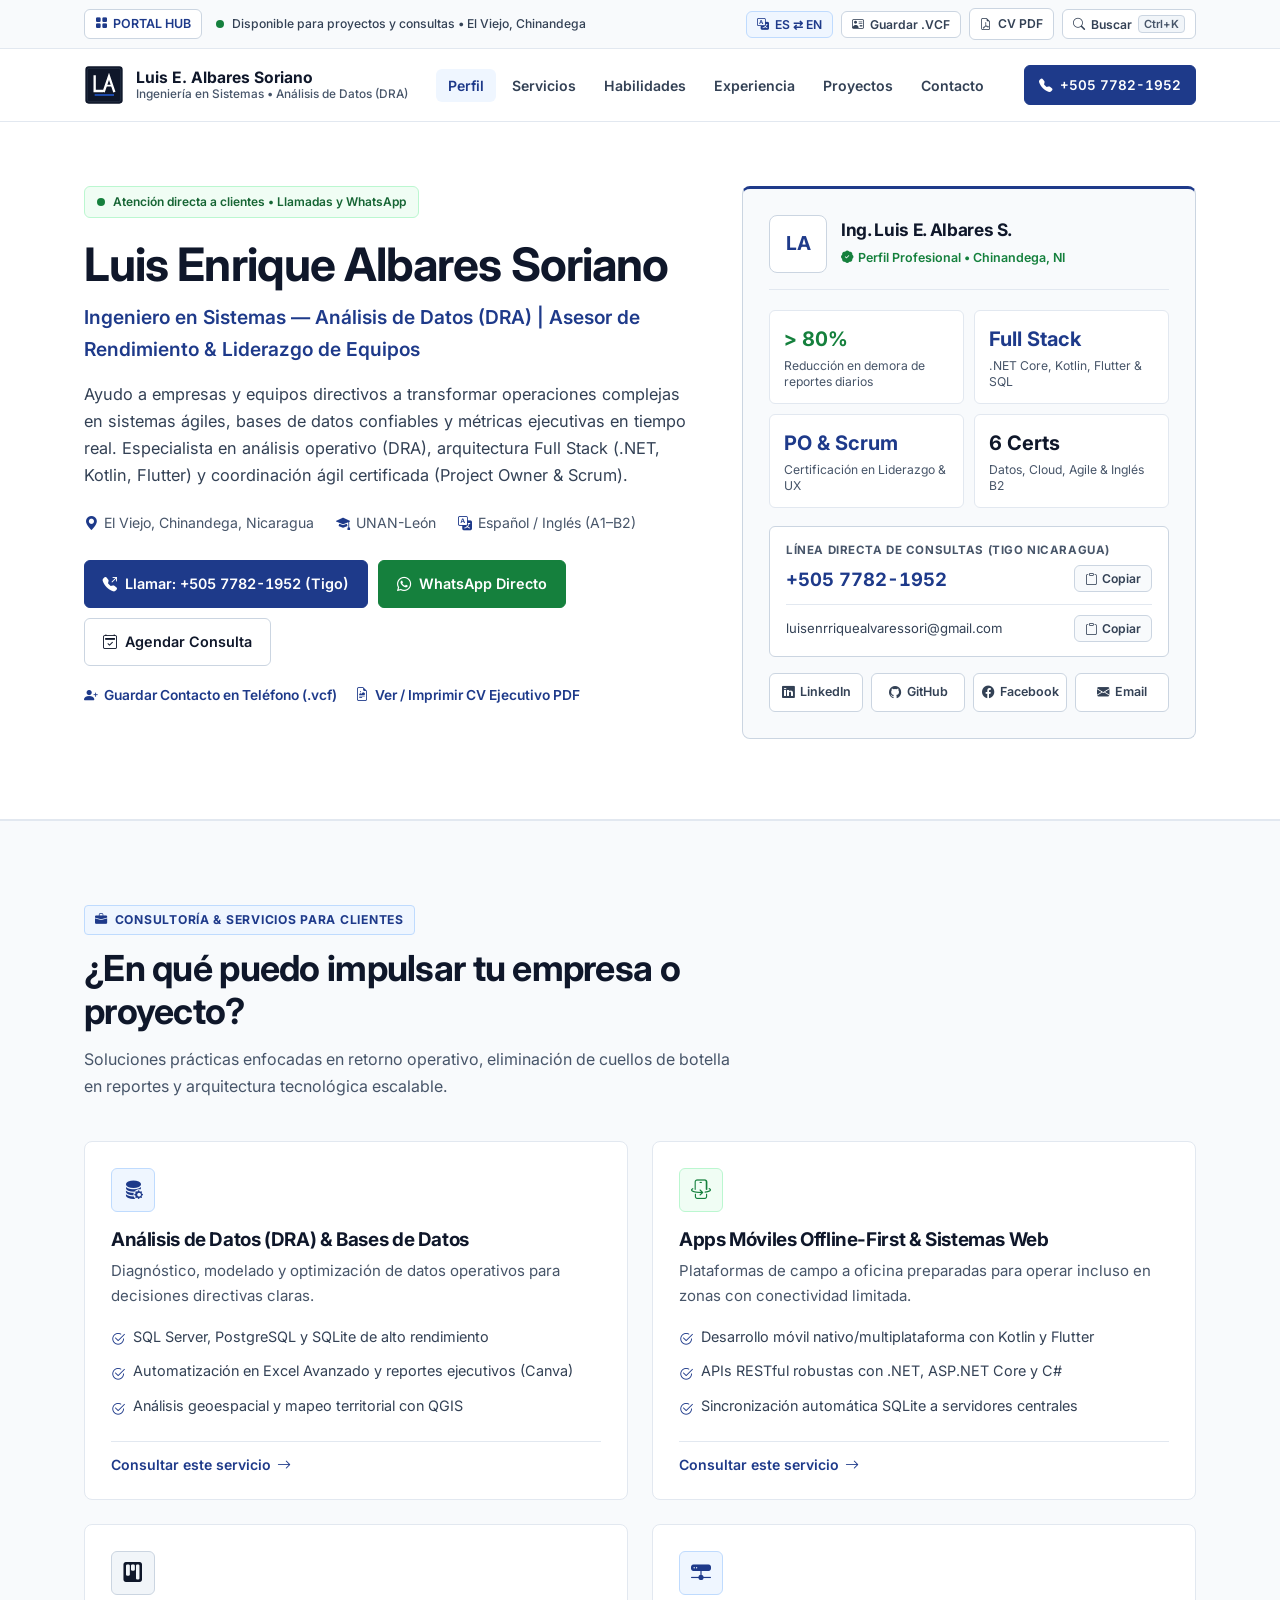
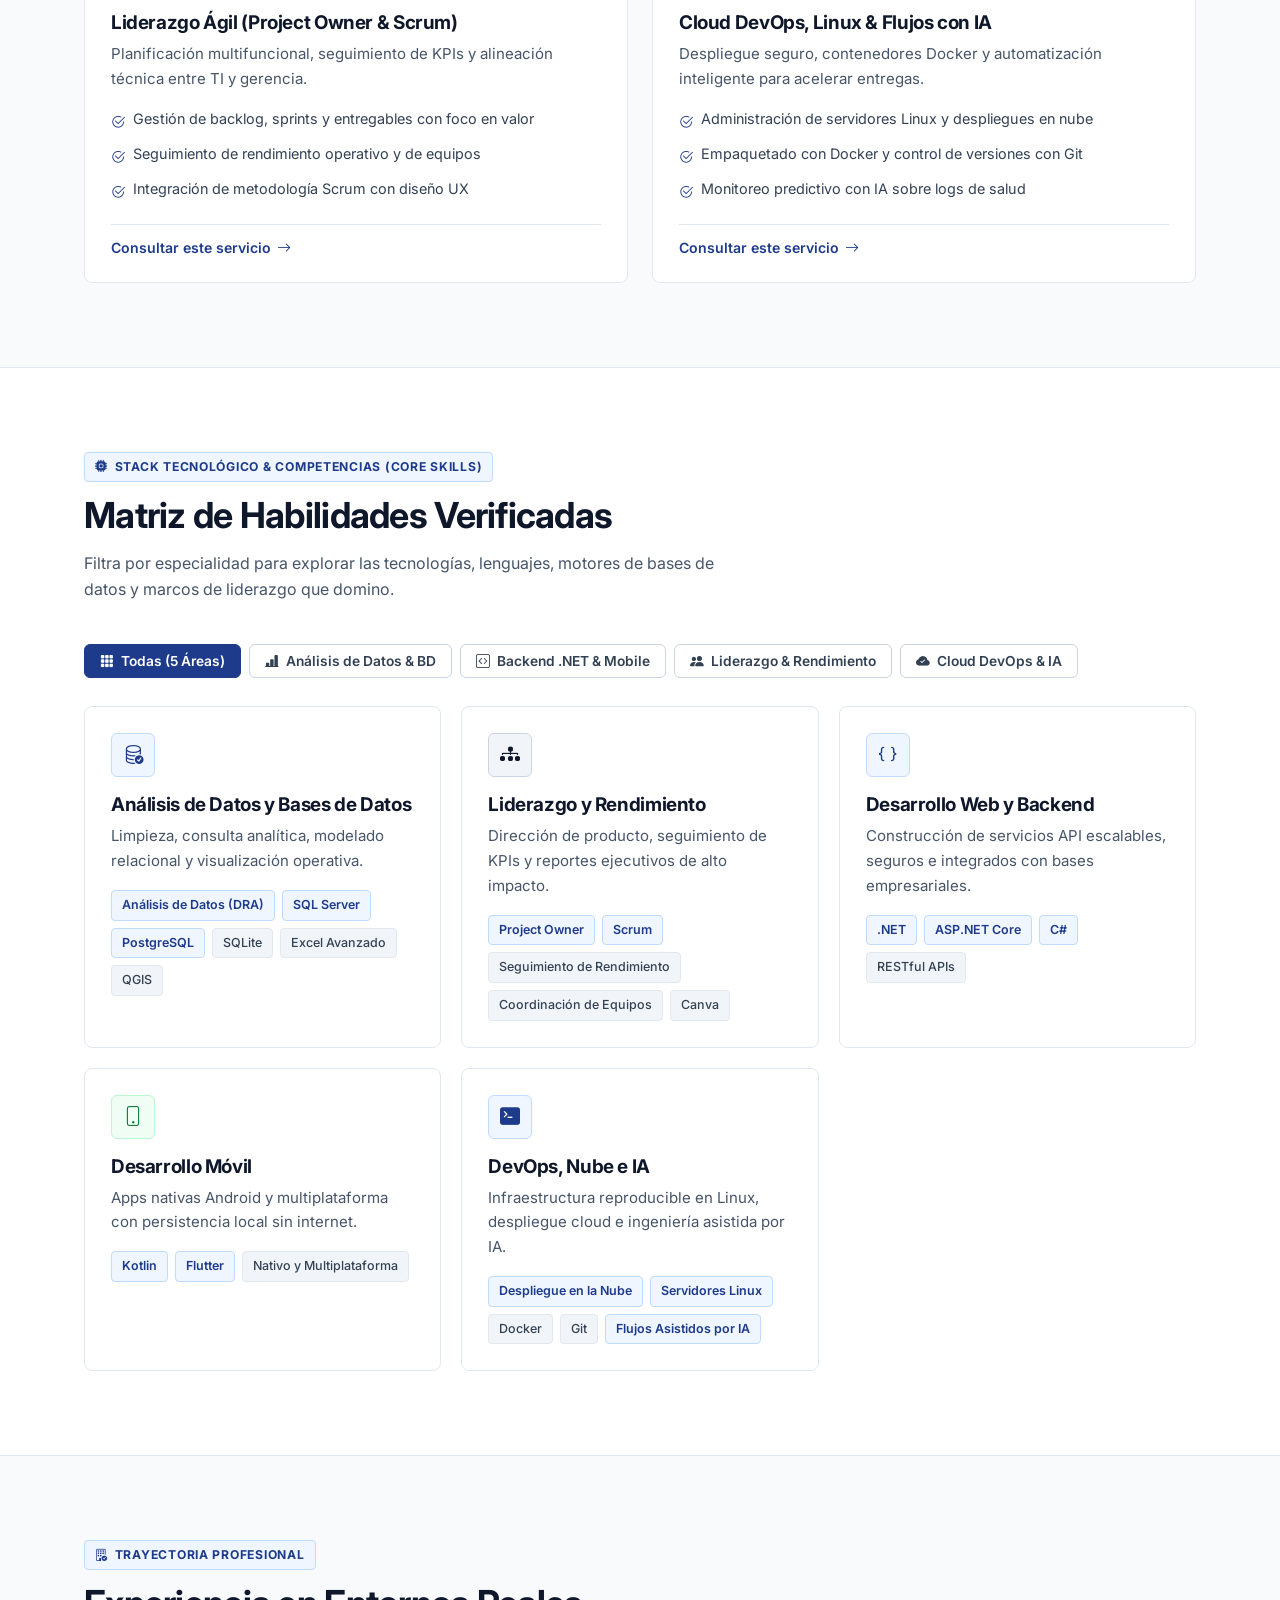
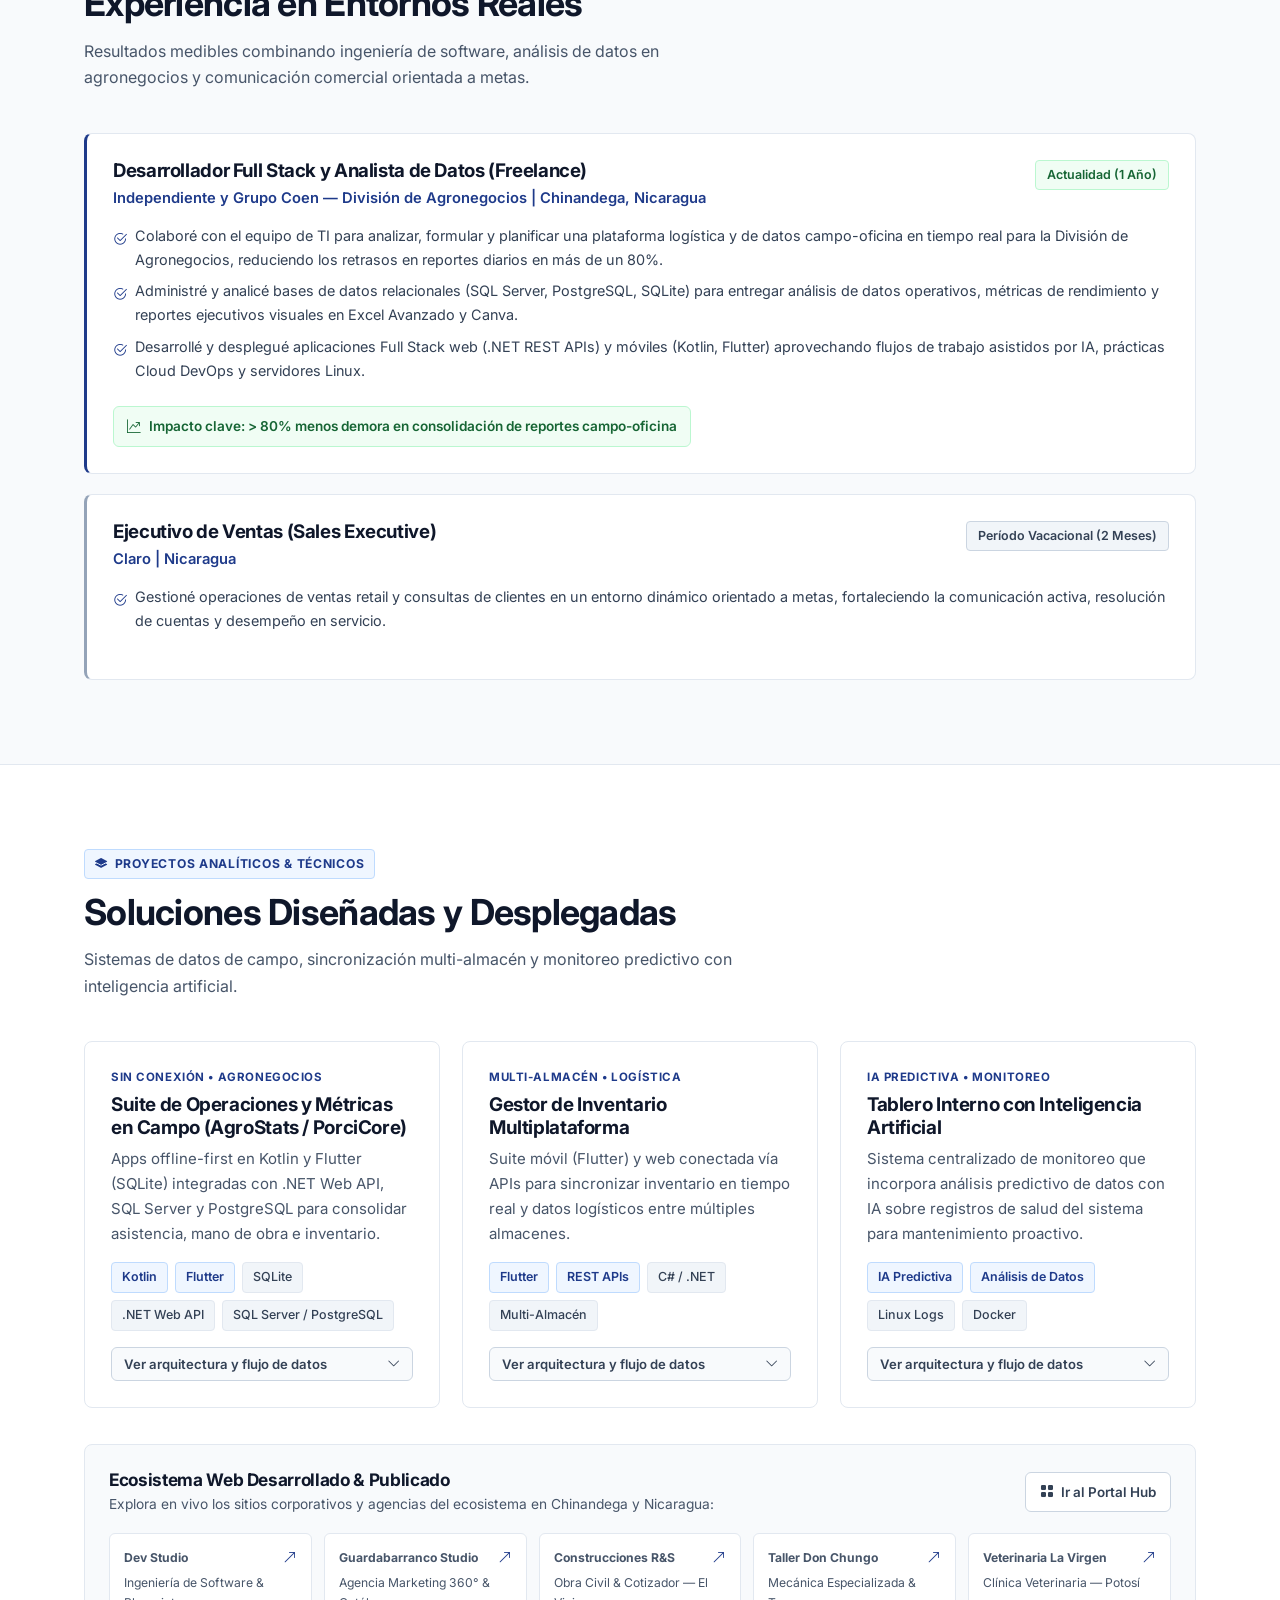
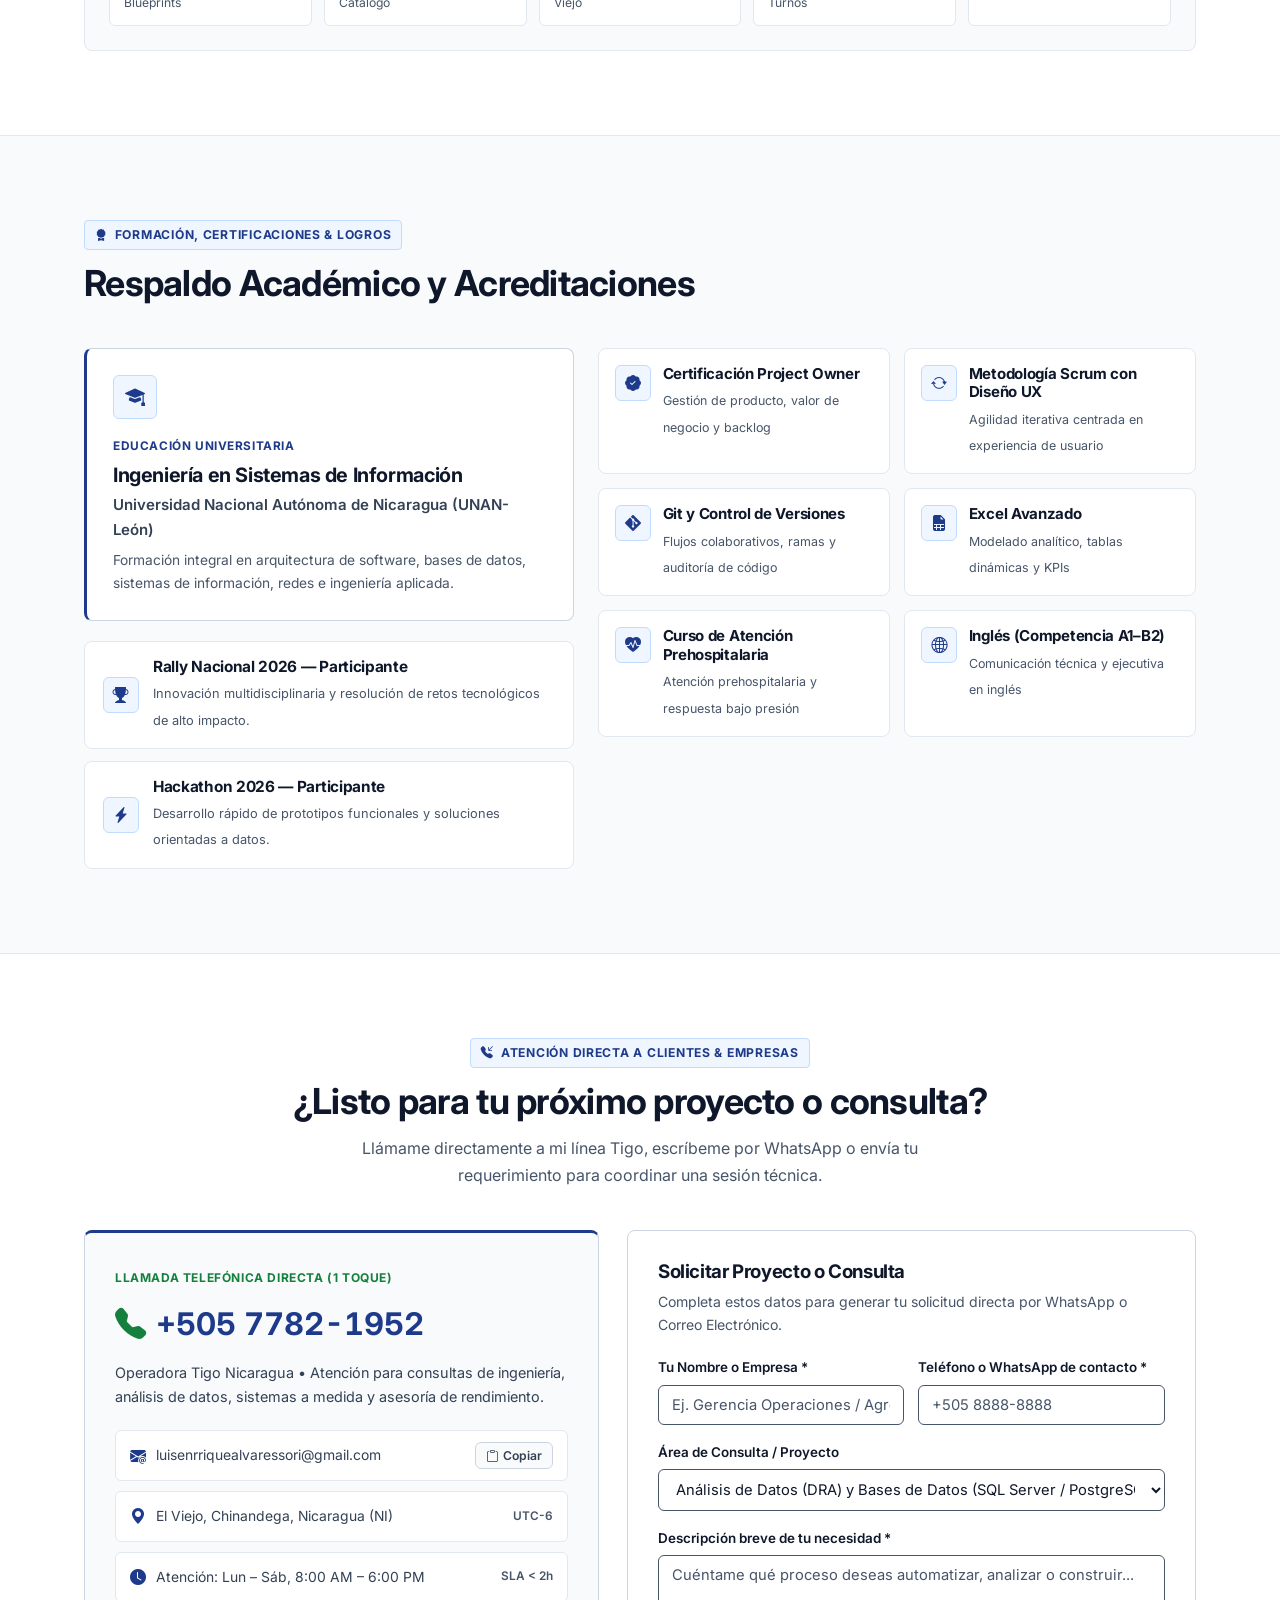
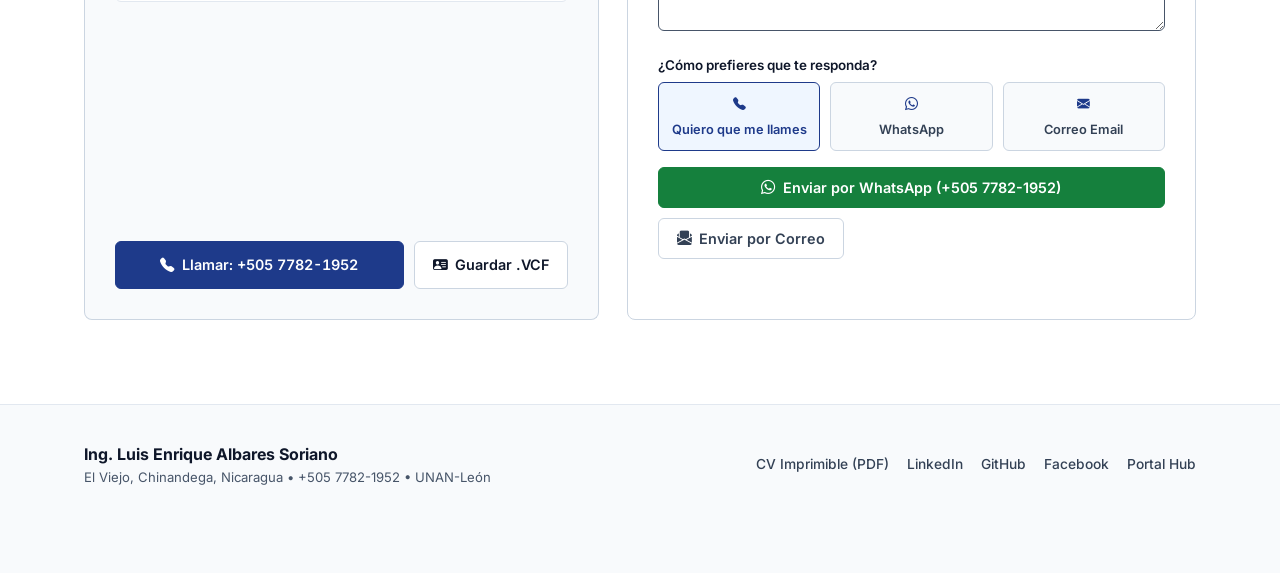
<file: PROTAFOLIO/index.html>
<!DOCTYPE html>
<html lang="es">
<head>
  <meta charset="UTF-8">
  <meta name="viewport" content="width=device-width, initial-scale=1.0">
  <title>Luis Enrique Albares Soriano | Ingeniero en Sistemas, Análisis de Datos (DRA) &amp; Consultoría</title>

  <!-- SEO Meta Tags -->
  <meta name="description" content="Portafolio profesional de Luis Enrique Albares Soriano. Ingeniero en Sistemas (UNAN-León), especialista en Análisis de Datos (DRA), .NET REST APIs, Kotlin, Flutter, SQL Server, PostgreSQL y Liderazgo Ágil (Project Owner &amp; Scrum). Consultas directas al +505 7782-1952.">
  <meta name="keywords" content="Luis Enrique Albares Soriano, Ingeniero en Sistemas Nicaragua, Data Analysis DRA, Asesor de Rendimiento, Full Stack Developer Chinandega El Viejo, .NET Core, Flutter, Kotlin, SQL Server, PostgreSQL, Project Owner Scrum">
  <meta name="author" content="Luis Enrique Albares Soriano">
  <meta name="theme-color" content="#FFFFFF">
  <link rel="canonical" href="https://guardabarrancostudio-hub.github.io/pages/PROTAFOLIO/index.html">

  <!-- Open Graph / WhatsApp Preview -->
  <meta property="og:type" content="profile">
  <meta property="og:locale" content="es_NI">
  <meta property="og:title" content="Ing. Luis Enrique Albares Soriano | Portafolio Profesional &amp; Consultoría TI">
  <meta property="og:description" content="Systems Engineer — Data Analysis (DRA) | Performance Advisor &amp; Team Leadership. Soluciones Full Stack, bases de datos y analítica operativa. Contacto directo: +505 7782-1952.">
  <meta property="og:url" content="https://guardabarrancostudio-hub.github.io/pages/PROTAFOLIO/index.html">
  <meta property="og:image" content="https://guardabarrancostudio-hub.github.io/pages/PROTAFOLIO/logo.svg">

  <!-- Schema.org Person Structured Data -->
  <script type="application/ld+json">
  {
    "@context": "https://schema.org",
    "@type": "Person",
    "name": "Luis Enrique Albares Soriano",
    "jobTitle": "Systems Engineer — Data Analysis (DRA) | Performance Advisor & Team Leadership",
    "telephone": "+50577821952",
    "email": "luisenrriquealvaressori@gmail.com",
    "address": {
      "@type": "PostalAddress",
      "addressLocality": "El Viejo",
      "addressRegion": "Chinandega",
      "addressCountry": "NI"
    },
    "alumniOf": {
      "@type": "CollegeOrUniversity",
      "name": "National Autonomous University of Nicaragua (UNAN-León)"
    },
    "sameAs": [
      "https://www.linkedin.com/in/luis-enrrique-albares-soriano-55396628b",
      "https://github.com/luisenrriquealvaressori-cmyk",
      "https://www.facebook.com/luisenrique.albaressoriano"
    ]
  }
  </script>

  <!-- Favicon -->
  <link rel="icon" type="image/svg+xml" href="logo.svg">

  <!-- Google Fonts: Inter Corporate -->
  <link rel="preconnect" href="https://fonts.googleapis.com">
  <link rel="preconnect" href="https://fonts.gstatic.com" crossorigin>
  <link href="https://fonts.googleapis.com/css2?family=Inter:wght@400;500;600;700&display=swap" rel="stylesheet">

  <!-- Bootstrap Icons -->
  <link rel="stylesheet" href="https://cdn.jsdelivr.net/npm/bootstrap-icons@1.11.3/font/bootstrap-icons.min.css">

  <!-- Stylesheet -->
  <link rel="stylesheet" href="style.css">
</head>
<body>

  <!-- Accessibility Skip Link -->
  <a href="#mainContent" class="skip-link" data-es="Saltar al contenido principal" data-en="Skip to main content">Saltar al contenido principal</a>

  <!-- Scroll Progress Bar -->
  <div class="scroll-progress-bar" id="scrollProgressBar"></div>

  <!-- 1. Ultra-Slim Utility Bar -->
  <div class="telemetry-bar">
    <div class="container telemetry-inner">
      <div class="telemetry-left">
        <a href="../index.html" class="hub-link">
          <i class="bi bi-grid-fill" aria-hidden="true"></i>
          <span>PORTAL HUB</span>
        </a>
        <div class="telemetry-status">
          <span class="live-dot" aria-hidden="true"></span>
          <span data-es="Disponible para proyectos y consultas &bull; El Viejo, Chinandega" data-en="Available for projects &amp; consulting &bull; El Viejo, Chinandega">Disponible para proyectos y consultas &bull; El Viejo, Chinandega</span>
        </div>
      </div>

      <div class="telemetry-controls">
        <button type="button" class="util-btn lang-btn" id="btnToggleLang" aria-label="Cambiar idioma Español / Inglés" data-aria-es="Cambiar idioma Español / Inglés" data-aria-en="Switch language Spanish / English">
          <i class="bi bi-translate" aria-hidden="true"></i>
          <span id="langBadgeText">ES ⇄ EN</span>
        </button>
        <button type="button" class="util-btn" id="btnDownloadVcfTop">
          <i class="bi bi-person-vcard" aria-hidden="true"></i>
          <span data-es="Guardar .VCF" data-en="Save .VCF">Guardar .VCF</span>
        </button>
        <a href="cv.html" class="util-btn">
          <i class="bi bi-file-earmark-pdf" aria-hidden="true"></i>
          <span data-es="CV PDF" data-en="PDF Resume">CV PDF</span>
        </a>
        <button type="button" class="util-btn" id="btnOpenCmd" aria-label="Abrir buscador rápido" data-aria-es="Abrir buscador rápido" data-aria-en="Open quick search">
          <i class="bi bi-search" aria-hidden="true"></i>
          <span data-es="Buscar" data-en="Search">Buscar</span>
          <kbd>Ctrl+K</kbd>
        </button>
      </div>
    </div>
  </div>

  <!-- 2. Single-Hierarchy Sticky Primary Navbar (6 Items) -->
  <header class="navbar" id="navbar">
    <div class="container nav-container">
      <a href="#inicio" class="nav-brand">
        <img src="logo.svg" alt="Logo Luis Albares">
        <div class="nav-brand-text">
          <span class="nav-brand-name">Luis E. Albares Soriano</span>
          <span class="nav-brand-role" data-es="Ingeniería en Sistemas &bull; Análisis de Datos (DRA)" data-en="Systems Engineer &bull; Data Analysis (DRA)">Ingeniería en Sistemas &bull; Análisis de Datos (DRA)</span>
        </div>
      </a>

      <ul class="nav-menu" id="navMenu">
        <li><a href="#inicio" class="nav-link active" aria-current="location" data-es="Perfil" data-en="Profile">Perfil</a></li>
        <li><a href="#servicios" class="nav-link" data-es="Servicios" data-en="Services">Servicios</a></li>
        <li><a href="#habilidades" class="nav-link" data-es="Habilidades" data-en="Skills">Habilidades</a></li>
        <li><a href="#experiencia" class="nav-link" data-es="Experiencia" data-en="Experience">Experiencia</a></li>
        <li><a href="#proyectos" class="nav-link" data-es="Proyectos" data-en="Projects">Proyectos</a></li>
        <li><a href="#contacto" class="nav-link" data-es="Contacto" data-en="Contact">Contacto</a></li>
      </ul>

      <div class="nav-actions">
        <a href="tel:+50577821952" class="btn btn-call-primary btn-sm tabular">
          <i class="bi bi-telephone-fill" aria-hidden="true"></i>
          <span>+505 7782-1952</span>
        </a>
      </div>

      <div class="mobile-nav-controls">
        <a href="tel:+50577821952" class="mobile-call-btn" aria-label="Llamar al +505 7782-1952" data-aria-es="Llamar al +505 7782-1952" data-aria-en="Call +505 7782-1952">
          <i class="bi bi-telephone-fill" aria-hidden="true"></i>
        </a>
        <button type="button" class="menu-toggle" id="menuToggle" aria-expanded="false" aria-controls="navMenu" aria-label="Abrir menú" data-aria-es="Abrir menú" data-aria-en="Open navigation menu">
          <i class="bi bi-list" aria-hidden="true"></i>
        </button>
      </div>
    </div>
  </header>

  <main id="mainContent">
    <!-- 3. Executive Hero Section -->
    <section class="hero" id="inicio">
      <div class="container">
        <div class="hero-grid">
          <div class="hero-content reveal">
            <div class="hero-badge">
              <span class="live-dot" aria-hidden="true"></span>
              <span data-es="Atención directa a clientes &bull; Llamadas y WhatsApp" data-en="Direct client inquiries open &bull; Calls &amp; WhatsApp">Atención directa a clientes &bull; Llamadas y WhatsApp</span>
            </div>

            <h1>Luis Enrique Albares Soriano</h1>

            <p class="hero-role-line" data-es="Ingeniero en Sistemas — Análisis de Datos (DRA) | Asesor de Rendimiento &amp; Liderazgo de Equipos" data-en="Systems Engineer — Data Analysis (DRA) | Performance Advisor &amp; Team Leadership">
              Ingeniero en Sistemas — Análisis de Datos (DRA) | Asesor de Rendimiento &amp; Liderazgo de Equipos
            </p>

            <p class="hero-lead" data-es="Ayudo a empresas y equipos directivos a transformar operaciones complejas en sistemas ágiles, bases de datos confiables y métricas ejecutivas en tiempo real. Especialista en análisis operativo (DRA), arquitectura Full Stack (.NET, Kotlin, Flutter) y coordinación ágil certificada (Project Owner &amp; Scrum)." data-en="I help companies and executive teams turn complex operations into agile software systems, reliable relational databases, and real-time operational KPIs. Specialist in Data Analysis (DRA), Full Stack architecture (.NET APIs, Kotlin, Flutter), Cloud DevOps / Linux, and certified Agile delivery (Project Owner &amp; Scrum).">
              Ayudo a empresas y equipos directivos a transformar operaciones complejas en sistemas ágiles, bases de datos confiables y métricas ejecutivas en tiempo real. Especialista en análisis operativo (DRA), arquitectura Full Stack (.NET, Kotlin, Flutter) y coordinación ágil certificada (Project Owner &amp; Scrum).
            </p>

            <div class="hero-meta-strip">
              <span class="hero-meta-item"><i class="bi bi-geo-alt-fill" aria-hidden="true"></i> El Viejo, Chinandega, Nicaragua</span>
              <span class="hero-meta-item"><i class="bi bi-mortarboard-fill" aria-hidden="true"></i> UNAN-León</span>
              <span class="hero-meta-item"><i class="bi bi-translate" aria-hidden="true"></i> <span data-es="Español / Inglés (A1–B2)" data-en="Spanish / English (A1–B2)">Español / Inglés (A1–B2)</span></span>
            </div>

            <div class="hero-cta-group">
              <a href="tel:+50577821952" class="btn btn-call-primary tabular">
                <i class="bi bi-telephone-outbound-fill" aria-hidden="true"></i>
                <span data-es="Llamar: +505 7782-1952 (Tigo)" data-en="Call: +505 7782-1952 (Tigo)">Llamar: +505 7782-1952 (Tigo)</span>
              </a>
              <a href="https://wa.me/50577821952?text=Hola%20Ing.%20Luis%20Enrique%20Albares%2C%20vi%20su%20portafolio%20profesional%20y%20deseo%20consultar%20por%20un%20proyecto." target="_blank" rel="noopener" class="btn btn-whatsapp">
                <i class="bi bi-whatsapp" aria-hidden="true"></i>
                <span data-es="WhatsApp Directo" data-en="Direct WhatsApp">WhatsApp Directo</span>
              </a>
              <a href="#contacto" class="btn btn-cyan">
                <i class="bi bi-calendar2-check" aria-hidden="true"></i>
                <span data-es="Agendar Consulta" data-en="Book Consultation">Agendar Consulta</span>
              </a>
            </div>

            <div class="hero-secondary-links">
              <button type="button" id="btnHeroSaveVcf">
                <i class="bi bi-person-plus-fill" aria-hidden="true"></i>
                <span data-es="Guardar Contacto en Teléfono (.vcf)" data-en="Save Phone Contact (.vcf)">Guardar Contacto en Teléfono (.vcf)</span>
              </button>
              <a href="cv.html">
                <i class="bi bi-file-earmark-richtext" aria-hidden="true"></i>
                <span data-es="Ver / Imprimir CV Ejecutivo PDF" data-en="View / Print Executive PDF Resume">Ver / Imprimir CV Ejecutivo PDF</span>
              </a>
            </div>
          </div>

          <!-- Executive Summary Card -->
          <aside class="exec-card reveal">
            <div class="exec-card-header">
              <div class="exec-avatar-badge" aria-hidden="true">
                <span class="exec-initials">LA</span>
              </div>
              <div class="exec-card-title">
                <h3>Ing. Luis E. Albares S.</h3>
                <span class="exec-verified-tag"><i class="bi bi-patch-check-fill" aria-hidden="true"></i> <span data-es="Perfil Profesional &bull; Chinandega, NI" data-en="Professional Profile &bull; Chinandega, NI">Perfil Profesional &bull; Chinandega, NI</span></span>
              </div>
            </div>

            <div class="exec-kpi-grid">
              <div class="exec-kpi">
                <span class="exec-kpi-val emerald">&gt; 80%</span>
                <span class="exec-kpi-label" data-es="Reducción en demora de reportes diarios" data-en="Cut in daily reporting delays">Reducción en demora de reportes diarios</span>
              </div>
              <div class="exec-kpi">
                <span class="exec-kpi-val navy">Full Stack</span>
                <span class="exec-kpi-label" data-es=".NET Core, Kotlin, Flutter &amp; SQL" data-en=".NET Core, Kotlin, Flutter &amp; SQL">.NET Core, Kotlin, Flutter &amp; SQL</span>
              </div>
              <div class="exec-kpi">
                <span class="exec-kpi-val navy">PO &amp; Scrum</span>
                <span class="exec-kpi-label" data-es="Certificación en Liderazgo &amp; UX" data-en="Certified Leadership &amp; UX">Certificación en Liderazgo &amp; UX</span>
              </div>
              <div class="exec-kpi">
                <span class="exec-kpi-val" data-es="6 Certs" data-en="6 Certs">6 Certs</span>
                <span class="exec-kpi-label" data-es="Datos, Cloud, Agile &amp; Inglés B2" data-en="Data, Cloud, Agile &amp; English B2">Datos, Cloud, Agile &amp; Inglés B2</span>
              </div>
            </div>

            <div class="exec-direct-box">
              <div class="exec-phone-label" data-es="Línea Directa de Consultas (Tigo Nicaragua)" data-en="Direct Consulting Line (Tigo Nicaragua)">Línea Directa de Consultas (Tigo Nicaragua)</div>
              <div class="exec-direct-row">
                <a href="tel:+50577821952" class="exec-phone-number">+505 7782-1952</a>
                <button type="button" class="copy-mini-btn" data-copy="+50577821952" aria-label="Copiar teléfono +505 7782-1952" data-aria-es="Copiar teléfono +505 7782-1952" data-aria-en="Copy phone +505 7782-1952">
                  <i class="bi bi-clipboard" aria-hidden="true"></i>
                  <span data-es="Copiar" data-en="Copy">Copiar</span>
                </button>
              </div>
              <div class="exec-direct-row exec-direct-divider">
                <span class="exec-email-text">luisenrriquealvaressori@gmail.com</span>
                <button type="button" class="copy-mini-btn" data-copy="luisenrriquealvaressori@gmail.com" aria-label="Copiar correo electrónico" data-aria-es="Copiar correo electrónico" data-aria-en="Copy email address">
                  <i class="bi bi-clipboard" aria-hidden="true"></i>
                  <span data-es="Copiar" data-en="Copy">Copiar</span>
                </button>
              </div>
            </div>

            <div class="social-row">
              <a href="https://www.linkedin.com/in/luis-enrrique-albares-soriano-55396628b" target="_blank" rel="noopener" class="social-pill" title="LinkedIn">
                <i class="bi bi-linkedin" aria-hidden="true"></i>
                <span>LinkedIn</span>
              </a>
              <a href="https://github.com/luisenrriquealvaressori-cmyk" target="_blank" rel="noopener" class="social-pill" title="GitHub">
                <i class="bi bi-github" aria-hidden="true"></i>
                <span>GitHub</span>
              </a>
              <a href="https://www.facebook.com/luisenrique.albaressoriano" target="_blank" rel="noopener" class="social-pill" title="Facebook">
                <i class="bi bi-facebook" aria-hidden="true"></i>
                <span>Facebook</span>
              </a>
              <a href="mailto:luisenrriquealvaressori@gmail.com" class="social-pill" title="Email">
                <i class="bi bi-envelope-fill" aria-hidden="true"></i>
                <span>Email</span>
              </a>
            </div>
          </aside>
        </div>
      </div>
    </section>

    <!-- 4. Client Consulting & Solutions -->
    <section class="section section-alt" id="servicios">
      <div class="container">
        <div class="section-header reveal">
          <div class="section-eyebrow">
            <i class="bi bi-briefcase-fill" aria-hidden="true"></i>
            <span data-es="Consultoría &amp; Servicios para Clientes" data-en="Client Consulting &amp; Services">Consultoría &amp; Servicios para Clientes</span>
          </div>
          <h2 class="section-title" data-es="¿En qué puedo impulsar tu empresa o proyecto?" data-en="How Can I Accelerate Your Business or Project?">¿En qué puedo impulsar tu empresa o proyecto?</h2>
          <p class="section-subtitle" data-es="Soluciones prácticas enfocadas en retorno operativo, eliminación de cuellos de botella en reportes y arquitectura tecnológica escalable." data-en="Practical engineering focused on operational ROI, eliminating reporting bottlenecks, and building reliable software architectures.">
            Soluciones prácticas enfocadas en retorno operativo, eliminación de cuellos de botella en reportes y arquitectura tecnológica escalable.
          </p>
        </div>

        <div class="services-grid">
          <article class="glass-card reveal">
            <div class="card-icon-box"><i class="bi bi-database-fill-gear" aria-hidden="true"></i></div>
            <h3 data-es="Análisis de Datos (DRA) &amp; Bases de Datos" data-en="Data Analysis (DRA) &amp; Database Administration">Análisis de Datos (DRA) &amp; Bases de Datos</h3>
            <p data-es="Diagnóstico, modelado y optimización de datos operativos para decisiones directivas claras." data-en="Diagnostics, modeling, and optimization of operational data for confident executive decisions.">
              Diagnóstico, modelado y optimización de datos operativos para decisiones directivas claras.
            </p>
            <ul class="clean-list">
              <li><i class="bi bi-check2-circle" aria-hidden="true"></i> <span data-es="SQL Server, PostgreSQL y SQLite de alto rendimiento" data-en="High-performance SQL Server, PostgreSQL &amp; SQLite">SQL Server, PostgreSQL y SQLite de alto rendimiento</span></li>
              <li><i class="bi bi-check2-circle" aria-hidden="true"></i> <span data-es="Automatización en Excel Avanzado y reportes ejecutivos (Canva)" data-en="Advanced Excel automation &amp; executive visual reporting (Canva)">Automatización en Excel Avanzado y reportes ejecutivos (Canva)</span></li>
              <li><i class="bi bi-check2-circle" aria-hidden="true"></i> <span data-es="Análisis geoespacial y mapeo territorial con QGIS" data-en="Geospatial data analysis and mapping with QGIS">Análisis geoespacial y mapeo territorial con QGIS</span></li>
            </ul>
            <div class="card-footer-action">
              <button type="button" class="btn-link-action select-service-btn" data-service="Análisis de Datos (DRA) & Bases de Datos" data-service-en="Data Analysis (DRA) & Database Administration">
                <span data-es="Consultar este servicio" data-en="Request this service">Consultar este servicio</span>
                <i class="bi bi-arrow-right" aria-hidden="true"></i>
              </button>
            </div>
          </article>

          <article class="glass-card reveal">
            <div class="card-icon-box emerald"><i class="bi bi-phone-flip" aria-hidden="true"></i></div>
            <h3 data-es="Apps Móviles Offline-First &amp; Sistemas Web" data-en="Offline-First Mobile Apps &amp; Web Systems">Apps Móviles Offline-First &amp; Sistemas Web</h3>
            <p data-es="Plataformas de campo a oficina preparadas para operar incluso en zonas con conectividad limitada." data-en="Field-to-office platforms engineered to keep operating smoothly in low-connectivity zones.">
              Plataformas de campo a oficina preparadas para operar incluso en zonas con conectividad limitada.
            </p>
            <ul class="clean-list">
              <li><i class="bi bi-check2-circle" aria-hidden="true"></i> <span data-es="Desarrollo móvil nativo/multiplataforma con Kotlin y Flutter" data-en="Native &amp; cross-platform mobile apps with Kotlin &amp; Flutter">Desarrollo móvil nativo/multiplataforma con Kotlin y Flutter</span></li>
              <li><i class="bi bi-check2-circle" aria-hidden="true"></i> <span data-es="APIs RESTful robustas con .NET, ASP.NET Core y C#" data-en="Robust RESTful APIs built with .NET, ASP.NET Core &amp; C#">APIs RESTful robustas con .NET, ASP.NET Core y C#</span></li>
              <li><i class="bi bi-check2-circle" aria-hidden="true"></i> <span data-es="Sincronización automática SQLite a servidores centrales" data-en="Automatic SQLite delta sync to central databases">Sincronización automática SQLite a servidores centrales</span></li>
            </ul>
            <div class="card-footer-action">
              <button type="button" class="btn-link-action select-service-btn" data-service="Desarrollo Web .NET & Apps Móviles Kotlin/Flutter" data-service-en=".NET Web APIs & Kotlin/Flutter Mobile Apps">
                <span data-es="Consultar este servicio" data-en="Request this service">Consultar este servicio</span>
                <i class="bi bi-arrow-right" aria-hidden="true"></i>
              </button>
            </div>
          </article>

          <article class="glass-card reveal">
            <div class="card-icon-box slate"><i class="bi bi-kanban-fill" aria-hidden="true"></i></div>
            <h3 data-es="Liderazgo Ágil (Project Owner &amp; Scrum)" data-en="Agile Leadership (Project Owner &amp; Scrum)">Liderazgo Ágil (Project Owner &amp; Scrum)</h3>
            <p data-es="Planificación multifuncional, seguimiento de KPIs y alineación técnica entre TI y gerencia." data-en="Cross-functional planning, KPI performance tracking, and technical alignment between IT and stakeholders.">
              Planificación multifuncional, seguimiento de KPIs y alineación técnica entre TI y gerencia.
            </p>
            <ul class="clean-list">
              <li><i class="bi bi-check2-circle" aria-hidden="true"></i> <span data-es="Gestión de backlog, sprints y entregables con foco en valor" data-en="Value-driven backlog, sprint, and delivery management">Gestión de backlog, sprints y entregables con foco en valor</span></li>
              <li><i class="bi bi-check2-circle" aria-hidden="true"></i> <span data-es="Seguimiento de rendimiento operativo y de equipos" data-en="Team coordination and operational performance tracking">Seguimiento de rendimiento operativo y de equipos</span></li>
              <li><i class="bi bi-check2-circle" aria-hidden="true"></i> <span data-es="Integración de metodología Scrum con diseño UX" data-en="Scrum methodology integrated with UX Design">Integración de metodología Scrum con diseño UX</span></li>
            </ul>
            <div class="card-footer-action">
              <button type="button" class="btn-link-action select-service-btn" data-service="Asesoría de Rendimiento, Project Owner & Scrum" data-service-en="Performance Advisory, Project Owner & Scrum">
                <span data-es="Consultar este servicio" data-en="Request this service">Consultar este servicio</span>
                <i class="bi bi-arrow-right" aria-hidden="true"></i>
              </button>
            </div>
          </article>

          <article class="glass-card reveal">
            <div class="card-icon-box"><i class="bi bi-hdd-network-fill" aria-hidden="true"></i></div>
            <h3 data-es="Cloud DevOps, Linux &amp; Flujos con IA" data-en="Cloud DevOps, Linux &amp; AI-Assisted Workflows">Cloud DevOps, Linux &amp; Flujos con IA</h3>
            <p data-es="Despliegue seguro, contenedores Docker y automatización inteligente para acelerar entregas." data-en="Secure cloud deployment, Docker containerization, and AI-assisted workflows for faster delivery.">
              Despliegue seguro, contenedores Docker y automatización inteligente para acelerar entregas.
            </p>
            <ul class="clean-list">
              <li><i class="bi bi-check2-circle" aria-hidden="true"></i> <span data-es="Administración de servidores Linux y despliegues en nube" data-en="Linux server administration and cloud deployments">Administración de servidores Linux y despliegues en nube</span></li>
              <li><i class="bi bi-check2-circle" aria-hidden="true"></i> <span data-es="Empaquetado con Docker y control de versiones con Git" data-en="Containerization with Docker and Git version control">Empaquetado con Docker y control de versiones con Git</span></li>
              <li><i class="bi bi-check2-circle" aria-hidden="true"></i> <span data-es="Monitoreo predictivo con IA sobre logs de salud" data-en="AI predictive analysis on system health logs">Monitoreo predictivo con IA sobre logs de salud</span></li>
            </ul>
            <div class="card-footer-action">
              <button type="button" class="btn-link-action select-service-btn" data-service="Cloud DevOps, Servidores Linux & Automatización IA" data-service-en="Cloud DevOps, Linux Servers & AI Automation">
                <span data-es="Consultar este servicio" data-en="Request this service">Consultar este servicio</span>
                <i class="bi bi-arrow-right" aria-hidden="true"></i>
              </button>
            </div>
          </article>
        </div>
      </div>
    </section>

    <!-- 5. Core Skills Matrix with Interactive Filters -->
    <section class="section" id="habilidades">
      <div class="container">
        <div class="section-header reveal">
          <div class="section-eyebrow">
            <i class="bi bi-cpu-fill" aria-hidden="true"></i>
            <span data-es="Stack Tecnológico &amp; Competencias (Core Skills)" data-en="Core Skills &amp; Technology Stack">Stack Tecnológico &amp; Competencias (Core Skills)</span>
          </div>
          <h2 class="section-title" data-es="Matriz de Habilidades Verificadas" data-en="Verified Core Skills Matrix">Matriz de Habilidades Verificadas</h2>
          <p class="section-subtitle" data-es="Filtra por especialidad para explorar las tecnologías, lenguajes, motores de bases de datos y marcos de liderazgo que domino." data-en="Filter by specialty to inspect my core database engines, backend/mobile stack, cloud tools, and leadership frameworks.">
            Filtra por especialidad para explorar las tecnologías, lenguajes, motores de bases de datos y marcos de liderazgo que domino.
          </p>
        </div>

        <div class="skills-tabs" role="group" aria-label="Filtrar habilidades por área" data-aria-es="Filtrar habilidades por área" data-aria-en="Filter skills by area">
          <button type="button" class="skill-tab-btn active" data-skill-filter="all" aria-pressed="true">
            <i class="bi bi-grid-3x3-gap-fill" aria-hidden="true"></i>
            <span data-es="Todas (5 Áreas)" data-en="All (5 Areas)">Todas (5 Áreas)</span>
          </button>
          <button type="button" class="skill-tab-btn" data-skill-filter="data" aria-pressed="false">
            <i class="bi bi-bar-chart-line-fill" aria-hidden="true"></i>
            <span data-es="Análisis de Datos &amp; BD" data-en="Data Analysis &amp; DBs">Análisis de Datos &amp; BD</span>
          </button>
          <button type="button" class="skill-tab-btn" data-skill-filter="backend-mobile" aria-pressed="false">
            <i class="bi bi-code-square" aria-hidden="true"></i>
            <span data-es="Backend .NET &amp; Mobile" data-en=".NET Web &amp; Mobile">Backend .NET &amp; Mobile</span>
          </button>
          <button type="button" class="skill-tab-btn" data-skill-filter="leadership" aria-pressed="false">
            <i class="bi bi-people-fill" aria-hidden="true"></i>
            <span data-es="Liderazgo &amp; Rendimiento" data-en="Leadership &amp; Performance">Liderazgo &amp; Rendimiento</span>
          </button>
          <button type="button" class="skill-tab-btn" data-skill-filter="devops" aria-pressed="false">
            <i class="bi bi-cloud-check-fill" aria-hidden="true"></i>
            <span data-es="Cloud DevOps &amp; IA" data-en="DevOps &amp; AI">Cloud DevOps &amp; IA</span>
          </button>
        </div>

        <div class="skills-grid">
          <div class="glass-card skill-card reveal" data-skill-cat="data">
            <div class="card-icon-box"><i class="bi bi-database-check" aria-hidden="true"></i></div>
            <h3 data-es="Análisis de Datos y Bases de Datos" data-en="Data Analysis &amp; DBs">Análisis de Datos y Bases de Datos</h3>
            <p data-es="Limpieza, consulta analítica, modelado relacional y visualización operativa." data-en="Data cleansing, relational modeling, analytical queries, and operational reporting.">Limpieza, consulta analítica, modelado relacional y visualización operativa.</p>
            <div class="badge-group">
              <span class="tech-badge highlight" data-es="Análisis de Datos (DRA)" data-en="Data Analysis (DRA)">Análisis de Datos (DRA)</span>
              <span class="tech-badge highlight">SQL Server</span>
              <span class="tech-badge highlight">PostgreSQL</span>
              <span class="tech-badge">SQLite</span>
              <span class="tech-badge" data-es="Excel Avanzado" data-en="Advanced Excel">Excel Avanzado</span>
              <span class="tech-badge">QGIS</span>
            </div>
          </div>

          <div class="glass-card skill-card reveal" data-skill-cat="leadership">
            <div class="card-icon-box slate"><i class="bi bi-diagram-3-fill" aria-hidden="true"></i></div>
            <h3 data-es="Liderazgo y Rendimiento" data-en="Leadership &amp; Performance">Liderazgo y Rendimiento</h3>
            <p data-es="Dirección de producto, seguimiento de KPIs y reportes ejecutivos de alto impacto." data-en="Product ownership, KPI tracking, team coordination, and executive visual decks.">Dirección de producto, seguimiento de KPIs y reportes ejecutivos de alto impacto.</p>
            <div class="badge-group">
              <span class="tech-badge highlight">Project Owner</span>
              <span class="tech-badge highlight">Scrum</span>
              <span class="tech-badge" data-es="Seguimiento de Rendimiento" data-en="Performance Tracking">Seguimiento de Rendimiento</span>
              <span class="tech-badge" data-es="Coordinación de Equipos" data-en="Team Coordination">Coordinación de Equipos</span>
              <span class="tech-badge">Canva</span>
            </div>
          </div>

          <div class="glass-card skill-card reveal" data-skill-cat="backend-mobile">
            <div class="card-icon-box"><i class="bi bi-braces" aria-hidden="true"></i></div>
            <h3 data-es="Desarrollo Web y Backend" data-en="Web &amp; Backend">Desarrollo Web y Backend</h3>
            <p data-es="Construcción de servicios API escalables, seguros e integrados con bases empresariales." data-en="Scalable API services and enterprise backend architecture.">Construcción de servicios API escalables, seguros e integrados con bases empresariales.</p>
            <div class="badge-group">
              <span class="tech-badge highlight">.NET</span>
              <span class="tech-badge highlight">ASP.NET Core</span>
              <span class="tech-badge highlight">C#</span>
              <span class="tech-badge">RESTful APIs</span>
            </div>
          </div>

          <div class="glass-card skill-card reveal" data-skill-cat="backend-mobile">
            <div class="card-icon-box emerald"><i class="bi bi-phone" aria-hidden="true"></i></div>
            <h3 data-es="Desarrollo Móvil" data-en="Mobile Development">Desarrollo Móvil</h3>
            <p data-es="Apps nativas Android y multiplataforma con persistencia local sin internet." data-en="Native Android and cross-platform mobile apps with local SQLite persistence.">Apps nativas Android y multiplataforma con persistencia local sin internet.</p>
            <div class="badge-group">
              <span class="tech-badge highlight">Kotlin</span>
              <span class="tech-badge highlight">Flutter</span>
              <span class="tech-badge" data-es="Nativo y Multiplataforma" data-en="Native &amp; Cross-Platform">Nativo y Multiplataforma</span>
            </div>
          </div>

          <div class="glass-card skill-card reveal" data-skill-cat="devops">
            <div class="card-icon-box"><i class="bi bi-terminal-fill" aria-hidden="true"></i></div>
            <h3 data-es="DevOps, Nube e IA" data-en="DevOps &amp; AI">DevOps, Nube e IA</h3>
            <p data-es="Infraestructura reproducible en Linux, despliegue cloud e ingeniería asistida por IA." data-en="Reproducible cloud deployments, Linux administration, Docker containers, and AI workflows.">Infraestructura reproducible en Linux, despliegue cloud e ingeniería asistida por IA.</p>
            <div class="badge-group">
              <span class="tech-badge highlight" data-es="Despliegue en la Nube" data-en="Cloud Deployment">Despliegue en la Nube</span>
              <span class="tech-badge highlight" data-es="Servidores Linux" data-en="Linux Servers">Servidores Linux</span>
              <span class="tech-badge">Docker</span>
              <span class="tech-badge">Git</span>
              <span class="tech-badge highlight" data-es="Flujos Asistidos por IA" data-en="AI-Assisted Workflows">Flujos Asistidos por IA</span>
            </div>
          </div>
        </div>
      </div>
    </section>

    <!-- 6. Professional Experience -->
    <section class="section section-alt" id="experiencia">
      <div class="container">
        <div class="section-header reveal">
          <div class="section-eyebrow">
            <i class="bi bi-building-check" aria-hidden="true"></i>
            <span data-es="Trayectoria Profesional" data-en="Professional Experience">Trayectoria Profesional</span>
          </div>
          <h2 class="section-title" data-es="Experiencia en Entornos Reales" data-en="Hands-On Industry Experience">Experiencia en Entornos Reales</h2>
          <p class="section-subtitle" data-es="Resultados medibles combinando ingeniería de software, análisis de datos en agronegocios y comunicación comercial orientada a metas." data-en="Measurable impact combining software engineering, agribusiness data analysis, and target-driven customer operations.">
            Resultados medibles combinando ingeniería de software, análisis de datos en agronegocios y comunicación comercial orientada a metas.
          </p>
        </div>

        <div class="timeline-exec">
          <article class="timeline-card reveal">
            <div class="timeline-top">
              <div>
                <h3 data-es="Desarrollador Full Stack y Analista de Datos (Freelance)" data-en="Full Stack Developer &amp; Data Analyst (Freelance)">Desarrollador Full Stack y Analista de Datos (Freelance)</h3>
                <div class="timeline-org" data-es="Independiente y Grupo Coen — División de Agronegocios | Chinandega, Nicaragua" data-en="Self-Employed &amp; Grupo Coen — Agribusiness Division | Chinandega, Nicaragua">Independiente y Grupo Coen — División de Agronegocios | Chinandega, Nicaragua</div>
              </div>
              <span class="timeline-period" data-es="Actualidad (1 Año)" data-en="Present (1 Year)">Actualidad (1 Año)</span>
            </div>

            <ul class="clean-list">
              <li>
                <i class="bi bi-check2-circle" aria-hidden="true"></i>
                <span data-es="Colaboré con el equipo de TI para analizar, formular y planificar una plataforma logística y de datos campo-oficina en tiempo real para la División de Agronegocios, reduciendo los retrasos en reportes diarios en más de un 80%." data-en="Collaborated with the IT team to analyze, formulate, and plan a real-time field-to-office logistics and data platform for the Agribusiness Division, cutting daily reporting delays by over 80%.">
                  Colaboré con el equipo de TI para analizar, formular y planificar una plataforma logística y de datos campo-oficina en tiempo real para la División de Agronegocios, reduciendo los retrasos en reportes diarios en más de un 80%.
                </span>
              </li>
              <li>
                <i class="bi bi-check2-circle" aria-hidden="true"></i>
                <span data-es="Administré y analicé bases de datos relacionales (SQL Server, PostgreSQL, SQLite) para entregar análisis de datos operativos, métricas de rendimiento y reportes ejecutivos visuales en Excel Avanzado y Canva." data-en="Managed and analyzed relational databases (SQL Server, PostgreSQL, SQLite) to deliver operational data analysis, performance metrics, and visual executive reports in Advanced Excel and Canva.">
                  Administré y analicé bases de datos relacionales (SQL Server, PostgreSQL, SQLite) para entregar análisis de datos operativos, métricas de rendimiento y reportes ejecutivos visuales en Excel Avanzado y Canva.
                </span>
              </li>
              <li>
                <i class="bi bi-check2-circle" aria-hidden="true"></i>
                <span data-es="Desarrollé y desplegué aplicaciones Full Stack web (.NET REST APIs) y móviles (Kotlin, Flutter) aprovechando flujos de trabajo asistidos por IA, prácticas Cloud DevOps y servidores Linux." data-en="Built and deployed Full Stack web (.NET REST APIs) and mobile (Kotlin, Flutter) applications leveraging AI-assisted workflows, Cloud DevOps practices, and Linux servers.">
                  Desarrollé y desplegué aplicaciones Full Stack web (.NET REST APIs) y móviles (Kotlin, Flutter) aprovechando flujos de trabajo asistidos por IA, prácticas Cloud DevOps y servidores Linux.
                </span>
              </li>
            </ul>

            <div class="impact-callout">
              <i class="bi bi-graph-up-arrow" aria-hidden="true"></i>
              <span data-es="Impacto clave: &gt; 80% menos demora en consolidación de reportes campo-oficina" data-en="Key Outcome: &gt; 80% reduction in daily field-to-office reporting delays">Impacto clave: &gt; 80% menos demora en consolidación de reportes campo-oficina</span>
            </div>
          </article>

          <article class="timeline-card slate-border reveal">
            <div class="timeline-top">
              <div>
                <h3 data-es="Ejecutivo de Ventas (Sales Executive)" data-en="Sales Executive">Ejecutivo de Ventas (Sales Executive)</h3>
                <div class="timeline-org">Claro | Nicaragua</div>
              </div>
              <span class="timeline-period neutral" data-es="Período Vacacional (2 Meses)" data-en="Vacation Period (2 Months)">Período Vacacional (2 Meses)</span>
            </div>

            <ul class="clean-list">
              <li>
                <i class="bi bi-check2-circle" aria-hidden="true"></i>
                <span data-es="Gestioné operaciones de ventas retail y consultas de clientes en un entorno dinámico orientado a metas, fortaleciendo la comunicación activa, resolución de cuentas y desempeño en servicio." data-en="Managed retail sales operations and customer inquiries in a fast-paced, target-driven environment, strengthening active communication, account resolution, and service performance.">
                  Gestioné operaciones de ventas retail y consultas de clientes en un entorno dinámico orientado a metas, fortaleciendo la comunicación activa, resolución de cuentas y desempeño en servicio.
                </span>
              </li>
            </ul>
          </article>
        </div>
      </div>
    </section>

    <!-- 7. Analytical & Technical Projects + Live Ecosystem -->
    <section class="section" id="proyectos">
      <div class="container">
        <div class="section-header reveal">
          <div class="section-eyebrow">
            <i class="bi bi-layers-fill" aria-hidden="true"></i>
            <span data-es="Proyectos Analíticos &amp; Técnicos" data-en="Analytical &amp; Technical Projects">Proyectos Analíticos &amp; Técnicos</span>
          </div>
          <h2 class="section-title" data-es="Soluciones Diseñadas y Desplegadas" data-en="Engineered Solutions &amp; Field Platforms">Soluciones Diseñadas y Desplegadas</h2>
          <p class="section-subtitle" data-es="Sistemas de datos de campo, sincronización multi-almacén y monitoreo predictivo con inteligencia artificial." data-en="Offline-capable field data suites, multi-warehouse inventory synchronization, and AI-enhanced predictive dashboards.">
            Sistemas de datos de campo, sincronización multi-almacén y monitoreo predictivo con inteligencia artificial.
          </p>
        </div>

        <div class="projects-grid">
          <!-- Project 1 -->
          <article class="glass-card reveal">
            <span class="project-category-tag" data-es="Sin Conexión &bull; Agronegocios" data-en="Offline-First &bull; Agribusiness">Sin Conexión &bull; Agronegocios</span>
            <h3 data-es="Suite de Operaciones y Métricas en Campo (AgroStats / PorciCore)" data-en="Field Operations &amp; Metrics Suite (AgroStats / PorciCore)">Suite de Operaciones y Métricas en Campo (AgroStats / PorciCore)</h3>
            <p data-es="Apps offline-first en Kotlin y Flutter (SQLite) integradas con .NET Web API, SQL Server y PostgreSQL para consolidar asistencia, mano de obra e inventario." data-en="Offline-first Kotlin and Flutter (SQLite) apps integrated with .NET Web API, SQL Server, and PostgreSQL to consolidate attendance, labor, and inventory metrics.">
              Apps offline-first en Kotlin y Flutter (SQLite) integradas con .NET Web API, SQL Server y PostgreSQL para consolidar asistencia, mano de obra e inventario.
            </p>
            <div class="badge-group" style="margin-bottom: 16px;">
              <span class="tech-badge highlight">Kotlin</span>
              <span class="tech-badge highlight">Flutter</span>
              <span class="tech-badge">SQLite</span>
              <span class="tech-badge">.NET Web API</span>
              <span class="tech-badge">SQL Server / PostgreSQL</span>
            </div>
            <button type="button" class="arch-drawer-btn" data-toggle-drawer="drawer-1" aria-expanded="false" aria-controls="drawer-1">
              <span data-es="Ver arquitectura y flujo de datos" data-en="Inspect data architecture">Ver arquitectura y flujo de datos</span>
              <i class="bi bi-chevron-down" aria-hidden="true"></i>
            </button>
            <div class="arch-drawer-content" id="drawer-1" data-es="Captura en campo sin señal (SQLite local) → Empaquetado JSON → Sincronización delta hacia ASP.NET Core REST API → Consolidación en SQL Server y PostgreSQL para tableros gerenciales." data-en="Zero-signal field capture (local SQLite) → JSON delta batching → ASP.NET Core REST API → Consolidation in SQL Server &amp; PostgreSQL for management KPIs.">
              Captura en campo sin señal (SQLite local) → Empaquetado JSON → Sincronización delta hacia ASP.NET Core REST API → Consolidación en SQL Server y PostgreSQL para tableros gerenciales.
            </div>
          </article>

          <!-- Project 2 -->
          <article class="glass-card reveal">
            <span class="project-category-tag" data-es="Multi-Almacén &bull; Logística" data-en="Multi-Warehouse &bull; Logistics">Multi-Almacén &bull; Logística</span>
            <h3 data-es="Gestor de Inventario Multiplataforma" data-en="Cross-Platform Inventory Manager">Gestor de Inventario Multiplataforma</h3>
            <p data-es="Suite móvil (Flutter) y web conectada vía APIs para sincronizar inventario en tiempo real y datos logísticos entre múltiples almacenes." data-en="Mobile (Flutter) and web suite connected via APIs to synchronize real-time stock and logistics data across multiple warehouses.">
              Suite móvil (Flutter) y web conectada vía APIs para sincronizar inventario en tiempo real y datos logísticos entre múltiples almacenes.
            </p>
            <div class="badge-group" style="margin-bottom: 16px;">
              <span class="tech-badge highlight">Flutter</span>
              <span class="tech-badge highlight">REST APIs</span>
              <span class="tech-badge">C# / .NET</span>
              <span class="tech-badge" data-es="Multi-Almacén" data-en="Multi-Warehouse">Multi-Almacén</span>
            </div>
            <button type="button" class="arch-drawer-btn" data-toggle-drawer="drawer-2" aria-expanded="false" aria-controls="drawer-2">
              <span data-es="Ver arquitectura y flujo de datos" data-en="Inspect data architecture">Ver arquitectura y flujo de datos</span>
              <i class="bi bi-chevron-down" aria-hidden="true"></i>
            </button>
            <div class="arch-drawer-content" id="drawer-2" data-es="Control de existencias unificado con trazabilidad de entradas, traslados entre bodegas y alertas de stock crítico sincronizadas en tiempo real entre móvil y escritorio." data-en="Unified stock control with movement traceability, inter-warehouse transfers, and real-time critical stock alerts synced across mobile and web.">
              Control de existencias unificado con trazabilidad de entradas, traslados entre bodegas y alertas de stock crítico sincronizadas en tiempo real entre móvil y escritorio.
            </div>
          </article>

          <!-- Project 3 -->
          <article class="glass-card reveal">
            <span class="project-category-tag" data-es="IA Predictiva &bull; Monitoreo" data-en="Predictive AI &bull; Observability">IA Predictiva &bull; Monitoreo</span>
            <h3 data-es="Tablero Interno con Inteligencia Artificial" data-en="AI-Enhanced Internal Dashboard">Tablero Interno con Inteligencia Artificial</h3>
            <p data-es="Sistema centralizado de monitoreo que incorpora análisis predictivo de datos con IA sobre registros de salud del sistema para mantenimiento proactivo." data-en="Centralized monitoring system incorporating predictive AI data analysis on system health logs to drive proactive maintenance.">
              Sistema centralizado de monitoreo que incorpora análisis predictivo de datos con IA sobre registros de salud del sistema para mantenimiento proactivo.
            </p>
            <div class="badge-group" style="margin-bottom: 16px;">
              <span class="tech-badge highlight" data-es="IA Predictiva" data-en="Predictive AI">IA Predictiva</span>
              <span class="tech-badge highlight" data-es="Análisis de Datos" data-en="Data Analysis">Análisis de Datos</span>
              <span class="tech-badge">Linux Logs</span>
              <span class="tech-badge">Docker</span>
            </div>
            <button type="button" class="arch-drawer-btn" data-toggle-drawer="drawer-3" aria-expanded="false" aria-controls="drawer-3">
              <span data-es="Ver arquitectura y flujo de datos" data-en="Inspect data architecture">Ver arquitectura y flujo de datos</span>
              <i class="bi bi-chevron-down" aria-hidden="true"></i>
            </button>
            <div class="arch-drawer-content" id="drawer-3" data-es="Ingesta de registros operativos de servidores Linux y APIs → Detección de anomalías y patrones de degradación mediante análisis predictivo → Alertas tempranas antes de fallos." data-en="Ingestion of Linux server &amp; API health logs → Anomaly &amp; degradation pattern detection via predictive analytics → Early proactive maintenance alerts.">
              Ingesta de registros operativos de servidores Linux y APIs → Detección de anomalías y patrones de degradación mediante análisis predictivo → Alertas tempranas antes de fallos.
            </div>
          </article>
        </div>

        <!-- Live Web Ecosystem Links -->
        <div class="ecosystem-box reveal">
          <div class="ecosystem-header">
            <div>
              <h3 class="ecosystem-title" data-es="Ecosistema Web Desarrollado &amp; Publicado" data-en="Live Web Ecosystem &amp; Brand Platforms">Ecosistema Web Desarrollado &amp; Publicado</h3>
              <p class="ecosystem-sub" data-es="Explora en vivo los sitios corporativos y agencias del ecosistema en Chinandega y Nicaragua:" data-en="Explore the live agency platforms and business sites built in the ecosystem:">
                Explora en vivo los sitios corporativos y agencias del ecosistema en Chinandega y Nicaragua:
              </p>
            </div>
            <a href="../index.html" class="btn btn-glass btn-sm">
              <i class="bi bi-grid-fill" aria-hidden="true"></i>
              <span data-es="Ir al Portal Hub" data-en="Open Portal Hub">Ir al Portal Hub</span>
            </a>
          </div>

          <div class="ecosystem-links-grid">
            <a href="../DEV%20STUDIO/index.html" class="eco-item">
              <strong><span>Dev Studio</span> <i class="bi bi-arrow-up-right" aria-hidden="true"></i></strong>
              <span data-es="Ingeniería de Software &amp; Blueprints" data-en="Software Engineering &amp; Blueprints">Ingeniería de Software &amp; Blueprints</span>
            </a>
            <a href="../GUARDABARRANCO%20STUDIO/index.html" class="eco-item">
              <strong><span>Guardabarranco Studio</span> <i class="bi bi-arrow-up-right" aria-hidden="true"></i></strong>
              <span data-es="Agencia Marketing 360° &amp; Catálogo" data-en="360° Marketing Agency &amp; Catalog">Agencia Marketing 360° &amp; Catálogo</span>
            </a>
            <a href="../CONSTRUCTORA%20RS/index.html" class="eco-item">
              <strong><span>Construcciones R&amp;S</span> <i class="bi bi-arrow-up-right" aria-hidden="true"></i></strong>
              <span data-es="Obra Civil &amp; Cotizador — El Viejo" data-en="Civil Construction — El Viejo">Obra Civil &amp; Cotizador — El Viejo</span>
            </a>
            <a href="../TALLER%20DON%20CHUNGO/index.html" class="eco-item">
              <strong><span>Taller Don Chungo</span> <i class="bi bi-arrow-up-right" aria-hidden="true"></i></strong>
              <span data-es="Mecánica Especializada &amp; Turnos" data-en="Motorcycle Mechanics &amp; Booking">Mecánica Especializada &amp; Turnos</span>
            </a>
            <a href="../VETERINARIA%20LA%20VIRGEN/index.html" class="eco-item">
              <strong><span>Veterinaria La Virgen</span> <i class="bi bi-arrow-up-right" aria-hidden="true"></i></strong>
              <span data-es="Clínica Veterinaria — Potosí" data-en="Veterinary Clinic — El Viejo">Clínica Veterinaria — Potosí</span>
            </a>
          </div>
        </div>
      </div>
    </section>

    <!-- 8. Education, Certifications & Achievements -->
    <section class="section section-alt" id="credenciales">
      <div class="container">
        <div class="section-header reveal">
          <div class="section-eyebrow">
            <i class="bi bi-award-fill" aria-hidden="true"></i>
            <span data-es="Formación, Certificaciones &amp; Logros" data-en="Education, Certifications &amp; Achievements">Formación, Certificaciones &amp; Logros</span>
          </div>
          <h2 class="section-title" data-es="Respaldo Académico y Acreditaciones" data-en="Academic Background &amp; Credentials">Respaldo Académico y Acreditaciones</h2>
        </div>

        <div class="credentials-layout">
          <div>
            <div class="edu-highlight-card reveal">
              <div class="card-icon-box" style="margin-bottom: 12px;"><i class="bi bi-mortarboard-fill" aria-hidden="true"></i></div>
              <span class="edu-eyebrow" data-es="Educación Universitaria" data-en="Higher Education">Educación Universitaria</span>
              <h3 class="edu-title" data-es="Ingeniería en Sistemas de Información" data-en="Bachelor of Science in Systems Engineering">Ingeniería en Sistemas de Información</h3>
              <p class="edu-uni" data-es="Universidad Nacional Autónoma de Nicaragua (UNAN-León)" data-en="National Autonomous University of Nicaragua (UNAN-León)">Universidad Nacional Autónoma de Nicaragua (UNAN-León)</p>
              <p class="edu-desc" data-es="Formación integral en arquitectura de software, bases de datos, sistemas de información, redes e ingeniería aplicada." data-en="Comprehensive training in software engineering, database administration, systems architecture, and information systems.">
                Formación integral en arquitectura de software, bases de datos, sistemas de información, redes e ingeniería aplicada.
              </p>
            </div>

            <div class="achievements-stack reveal">
              <div class="achievement-item">
                <div class="cert-icon"><i class="bi bi-trophy-fill" aria-hidden="true"></i></div>
                <div>
                  <h4 data-es="Rally Nacional 2026 — Participante" data-en="Rally Nacional 2026 — Participant">Rally Nacional 2026 — Participante</h4>
                  <span data-es="Innovación multidisciplinaria y resolución de retos tecnológicos de alto impacto." data-en="Multidisciplinary innovation and high-impact technology challenge.">Innovación multidisciplinaria y resolución de retos tecnológicos de alto impacto.</span>
                </div>
              </div>
              <div class="achievement-item">
                <div class="cert-icon"><i class="bi bi-lightning-charge-fill" aria-hidden="true"></i></div>
                <div>
                  <h4 data-es="Hackathon 2026 — Participante" data-en="Hackathon 2026 — Participant">Hackathon 2026 — Participante</h4>
                  <span data-es="Desarrollo rápido de prototipos funcionales y soluciones orientadas a datos." data-en="Rapid prototyping and data-driven software solution engineering.">Desarrollo rápido de prototipos funcionales y soluciones orientadas a datos.</span>
                </div>
              </div>
            </div>
          </div>

          <div class="certs-grid reveal">
            <div class="cert-item">
              <div class="cert-icon"><i class="bi bi-patch-check-fill" aria-hidden="true"></i></div>
              <div>
                <h4 data-es="Certificación Project Owner" data-en="Project Owner Certification">Certificación Project Owner</h4>
                <span data-es="Gestión de producto, valor de negocio y backlog" data-en="Product ownership &amp; business value prioritization">Gestión de producto, valor de negocio y backlog</span>
              </div>
            </div>

            <div class="cert-item">
              <div class="cert-icon"><i class="bi bi-arrow-repeat" aria-hidden="true"></i></div>
              <div>
                <h4 data-es="Metodología Scrum con Diseño UX" data-en="Scrum Methodology with UX Design">Metodología Scrum con Diseño UX</h4>
                <span data-es="Agilidad iterativa centrada en experiencia de usuario" data-en="Iterative agile delivery aligned with UX Design">Agilidad iterativa centrada en experiencia de usuario</span>
              </div>
            </div>

            <div class="cert-item">
              <div class="cert-icon"><i class="bi bi-git" aria-hidden="true"></i></div>
              <div>
                <h4 data-es="Git y Control de Versiones" data-en="Git &amp; Version Control">Git y Control de Versiones</h4>
                <span data-es="Flujos colaborativos, ramas y auditoría de código" data-en="Collaborative branching &amp; source version control">Flujos colaborativos, ramas y auditoría de código</span>
              </div>
            </div>

            <div class="cert-item">
              <div class="cert-icon"><i class="bi bi-file-earmark-spreadsheet-fill" aria-hidden="true"></i></div>
              <div>
                <h4 data-es="Excel Avanzado" data-en="Advanced Excel">Excel Avanzado</h4>
                <span data-es="Modelado analítico, tablas dinámicas y KPIs" data-en="Analytical modeling, pivot automation &amp; KPIs">Modelado analítico, tablas dinámicas y KPIs</span>
              </div>
            </div>

            <div class="cert-item">
              <div class="cert-icon"><i class="bi bi-heart-pulse-fill" aria-hidden="true"></i></div>
              <div>
                <h4 data-es="Curso de Atención Prehospitalaria" data-en="Pre-Hospital Care Course">Curso de Atención Prehospitalaria</h4>
                <span data-es="Atención prehospitalaria y respuesta bajo presión" data-en="Emergency pre-hospital response &amp; crisis readiness">Atención prehospitalaria y respuesta bajo presión</span>
              </div>
            </div>

            <div class="cert-item">
              <div class="cert-icon"><i class="bi bi-globe2" aria-hidden="true"></i></div>
              <div>
                <h4 data-es="Inglés (Competencia A1–B2)" data-en="English (A1–B2 Proficient)">Inglés (Competencia A1–B2)</h4>
                <span data-es="Comunicación técnica y ejecutiva en inglés" data-en="Technical &amp; executive English proficiency">Comunicación técnica y ejecutiva en inglés</span>
              </div>
            </div>
          </div>
        </div>
      </div>
    </section>

    <!-- 9. Direct Call & Project Consultation Center -->
    <section class="section" id="contacto">
      <div class="container">
        <div class="section-header centered reveal">
          <div class="section-eyebrow">
            <i class="bi bi-telephone-inbound-fill" aria-hidden="true"></i>
            <span data-es="Atención Directa a Clientes &amp; Empresas" data-en="Direct Client &amp; Consulting Line">Atención Directa a Clientes &amp; Empresas</span>
          </div>
          <h2 class="section-title" data-es="¿Listo para tu próximo proyecto o consulta?" data-en="Ready to Discuss Your Project or Consultation?">¿Listo para tu próximo proyecto o consulta?</h2>
          <p class="section-subtitle" data-es="Llámame directamente a mi línea Tigo, escríbeme por WhatsApp o envía tu requerimiento para coordinar una sesión técnica." data-en="Call me directly on Tigo, reach out on WhatsApp, or submit your project brief to schedule a technical discovery session.">
            Llámame directamente a mi línea Tigo, escríbeme por WhatsApp o envía tu requerimiento para coordinar una sesión técnica.
          </p>
        </div>

        <div class="contact-grid">
          <!-- Left: Direct Phone & Verified Contact Card -->
          <div class="call-hero-panel reveal">
            <div>
              <span class="call-eyebrow" data-es="Llamada telefónica directa (1 toque)" data-en="One-tap direct phone call">Llamada telefónica directa (1 toque)</span>
              <a href="tel:+50577821952" class="big-phone-link">
                <i class="bi bi-telephone-fill" aria-hidden="true"></i>
                <span>+505 7782-1952</span>
              </a>
              <p class="call-desc" data-es="Operadora Tigo Nicaragua &bull; Atención para consultas de ingeniería, análisis de datos, sistemas a medida y asesoría de rendimiento." data-en="Tigo Nicaragua Line &bull; Direct consulting for systems engineering, data analysis, custom apps, and performance advisory.">
                Operadora Tigo Nicaragua &bull; Atención para consultas de ingeniería, análisis de datos, sistemas a medida y asesoría de rendimiento.
              </p>

              <div class="contact-detail-list">
                <div class="contact-detail-row">
                  <div class="contact-detail-left">
                    <i class="bi bi-envelope-at-fill" aria-hidden="true"></i>
                    <a href="mailto:luisenrriquealvaressori@gmail.com">luisenrriquealvaressori@gmail.com</a>
                  </div>
                  <button type="button" class="copy-mini-btn" data-copy="luisenrriquealvaressori@gmail.com" aria-label="Copiar correo electrónico" data-aria-es="Copiar correo electrónico" data-aria-en="Copy email address">
                    <i class="bi bi-clipboard" aria-hidden="true"></i>
                    <span data-es="Copiar" data-en="Copy">Copiar</span>
                  </button>
                </div>

                <div class="contact-detail-row">
                  <div class="contact-detail-left">
                    <i class="bi bi-geo-alt-fill" aria-hidden="true"></i>
                    <span>El Viejo, Chinandega, Nicaragua (NI)</span>
                  </div>
                  <span class="contact-meta-tag">UTC-6</span>
                </div>

                <div class="contact-detail-row">
                  <div class="contact-detail-left">
                    <i class="bi bi-clock-fill" aria-hidden="true"></i>
                    <span data-es="Atención: Lun – Sáb, 8:00 AM – 6:00 PM" data-en="Hours: Mon – Sat, 8:00 AM – 6:00 PM">Atención: Lun – Sáb, 8:00 AM – 6:00 PM</span>
                  </div>
                  <span class="contact-meta-tag">SLA &lt; 2h</span>
                </div>
              </div>
            </div>

            <div class="hero-cta-group" style="margin-bottom:0;">
              <a href="tel:+50577821952" class="btn btn-call-primary tabular" style="flex:1;">
                <i class="bi bi-telephone-fill" aria-hidden="true"></i>
                <span data-es="Llamar: +505 7782-1952" data-en="Call: +505 7782-1952">Llamar: +505 7782-1952</span>
              </a>
              <button type="button" class="btn btn-gold-outline" id="btnContactSaveVcf">
                <i class="bi bi-person-vcard-fill" aria-hidden="true"></i>
                <span data-es="Guardar .VCF" data-en="Save .VCF">Guardar .VCF</span>
              </button>
            </div>
          </div>

          <!-- Right: Interactive Project & Consultation Request Form -->
          <div class="consult-form-card reveal">
            <h3 class="consult-form-title" data-es="Solicitar Proyecto o Consulta" data-en="Request a Project or Consultation">Solicitar Proyecto o Consulta</h3>
            <p class="consult-form-sub" data-es="Completa estos datos para generar tu solicitud directa por WhatsApp o Correo Electrónico." data-en="Fill out your inquiry to send it directly via WhatsApp or Email.">
              Completa estos datos para generar tu solicitud directa por WhatsApp o Correo Electrónico.
            </p>

            <form id="consultForm" novalidate>
              <div class="form-grid-2">
                <div class="form-group">
                  <label class="form-label" for="clientName" data-es="Tu Nombre o Empresa *" data-en="Your Name / Company *">Tu Nombre o Empresa *</label>
                  <input type="text" id="clientName" class="form-control" placeholder="Ej. Gerencia Operaciones / Agro SA" data-placeholder-es="Ej. Gerencia Operaciones / Agro SA" data-placeholder-en="e.g. Operations Manager / Agro Corp" required>
                </div>
                <div class="form-group">
                  <label class="form-label" for="clientPhone" data-es="Teléfono o WhatsApp de contacto *" data-en="Contact Phone / WhatsApp *">Teléfono o WhatsApp de contacto *</label>
                  <input type="tel" id="clientPhone" class="form-control" placeholder="+505 8888-8888" data-placeholder-es="+505 8888-8888" data-placeholder-en="+505 8888-8888" required>
                </div>
              </div>

              <div class="form-group">
                <label class="form-label" for="consultTopic" data-es="Área de Consulta / Proyecto" data-en="Consulting / Project Topic">Área de Consulta / Proyecto</label>
                <select id="consultTopic" class="form-control">
                  <option value="Análisis de Datos (DRA) & Bases de Datos" data-es="Análisis de Datos (DRA) y Bases de Datos (SQL Server / PostgreSQL)" data-en="Data Analysis (DRA) &amp; Databases (SQL Server / PostgreSQL)">Análisis de Datos (DRA) y Bases de Datos (SQL Server / PostgreSQL)</option>
                  <option value="Desarrollo Web .NET & Apps Móviles Kotlin/Flutter" data-es="Desarrollo Web .NET y Apps Móviles Kotlin / Flutter (Offline-First)" data-en=".NET Web APIs &amp; Offline-First Mobile Apps (Kotlin / Flutter)">Desarrollo Web .NET y Apps Móviles Kotlin / Flutter (Offline-First)</option>
                  <option value="Asesoría de Rendimiento, Project Owner & Scrum" data-es="Asesoría de Rendimiento, Project Owner y Scrum" data-en="Performance Advisory, Project Owner &amp; Scrum">Asesoría de Rendimiento, Project Owner y Scrum</option>
                  <option value="Cloud DevOps, Servidores Linux & Automatización IA" data-es="Cloud DevOps, Servidores Linux y Automatización con IA" data-en="Cloud DevOps, Linux Servers &amp; AI Automation">Cloud DevOps, Servidores Linux y Automatización con IA</option>
                  <option value="Contratación Profesional / Oportunidad Laboral" data-es="Contratación Profesional / Oportunidad Laboral" data-en="Full-Time Hiring / Professional Opportunity">Contratación Profesional / Oportunidad Laboral</option>
                </select>
              </div>

              <div class="form-group">
                <label class="form-label" for="consultBrief" data-es="Descripción breve de tu necesidad *" data-en="Brief Project Description *">Descripción breve de tu necesidad *</label>
                <textarea id="consultBrief" rows="3" class="form-control" placeholder="Cuéntame qué proceso deseas automatizar, analizar o construir..." data-placeholder-es="Cuéntame qué proceso deseas automatizar, analizar o construir..." data-placeholder-en="Tell me which process you want to automate, analyze, or build..." required></textarea>
              </div>

              <fieldset class="channel-fieldset">
                <legend class="form-label" data-es="¿Cómo prefieres que te responda?" data-en="Preferred Response Channel">¿Cómo prefieres que te responda?</legend>
                <div class="channel-selector">
                  <div class="channel-option">
                    <input type="radio" name="respChannel" id="chCall" value="Llamada telefónica de vuelta" data-val-es="Llamada telefónica de vuelta" data-val-en="Phone call back" checked>
                    <label for="chCall"><i class="bi bi-telephone-fill" aria-hidden="true"></i><span data-es="Quiero que me llames" data-en="Call me back">Quiero que me llames</span></label>
                  </div>
                  <div class="channel-option">
                    <input type="radio" name="respChannel" id="chWsp" value="Chat por WhatsApp" data-val-es="Chat por WhatsApp" data-val-en="WhatsApp chat">
                    <label for="chWsp"><i class="bi bi-whatsapp" aria-hidden="true"></i><span>WhatsApp</span></label>
                  </div>
                  <div class="channel-option">
                    <input type="radio" name="respChannel" id="chEmail" value="Correo electrónico" data-val-es="Correo electrónico" data-val-en="Email">
                    <label for="chEmail"><i class="bi bi-envelope-fill" aria-hidden="true"></i><span data-es="Correo Email" data-en="Email">Correo Email</span></label>
                  </div>
                </div>
              </fieldset>

              <div class="form-actions-row">
                <button type="submit" class="btn btn-whatsapp" style="flex:1;">
                  <i class="bi bi-whatsapp" aria-hidden="true"></i>
                  <span data-es="Enviar por WhatsApp (+505 7782-1952)" data-en="Send via WhatsApp (+505 7782-1952)">Enviar por WhatsApp (+505 7782-1952)</span>
                </button>
                <button type="button" id="btnSendEmailForm" class="btn btn-glass">
                  <i class="bi bi-envelope-paper-fill" aria-hidden="true"></i>
                  <span data-es="Enviar por Correo" data-en="Send via Email">Enviar por Correo</span>
                </button>
              </div>

              <div class="form-feedback" id="formFeedback" role="alert"></div>
            </form>
          </div>
        </div>
      </div>
    </section>
  </main>

  <!-- Footer -->
  <footer class="footer">
    <div class="container footer-inner">
      <div>
        <div class="footer-name">Ing. Luis Enrique Albares Soriano</div>
        <div class="footer-sub" data-es="El Viejo, Chinandega, Nicaragua &bull; +505 7782-1952 &bull; UNAN-León" data-en="El Viejo, Chinandega, Nicaragua &bull; +505 7782-1952 &bull; UNAN-León">
          El Viejo, Chinandega, Nicaragua &bull; +505 7782-1952 &bull; UNAN-León
        </div>
      </div>

      <div class="footer-links">
        <a href="cv.html" data-es="CV Imprimible (PDF)" data-en="Printable Resume (PDF)">CV Imprimible (PDF)</a>
        <a href="https://www.linkedin.com/in/luis-enrrique-albares-soriano-55396628b" target="_blank" rel="noopener">LinkedIn</a>
        <a href="https://github.com/luisenrriquealvaressori-cmyk" target="_blank" rel="noopener">GitHub</a>
        <a href="https://www.facebook.com/luisenrique.albaressoriano" target="_blank" rel="noopener">Facebook</a>
        <a href="../index.html" data-es="Portal Hub" data-en="Portal Hub">Portal Hub</a>
      </div>
    </div>
  </footer>

  <!-- Floating Quick Call / WhatsApp / Back-to-Top Dock (Shown after Hero scroll) -->
  <div class="floating-dock" id="floatingDock">
    <button type="button" class="dock-btn dock-top" id="btnBackTop" aria-label="Volver arriba" data-aria-es="Volver arriba" data-aria-en="Back to top" title="Volver arriba" data-title-es="Volver arriba" data-title-en="Back to top">
      <i class="bi bi-arrow-up" aria-hidden="true"></i>
    </button>
    <a href="tel:+50577821952" class="dock-btn dock-call" aria-label="Llamar al +505 7782-1952" data-aria-es="Llamar al +505 7782-1952" data-aria-en="Call +505 7782-1952" title="Llamar ahora (+505 7782-1952)" data-title-es="Llamar ahora (+505 7782-1952)" data-title-en="Call now (+505 7782-1952)">
      <i class="bi bi-telephone-fill" aria-hidden="true"></i>
    </a>
    <a href="https://wa.me/50577821952?text=Hola%20Ing.%20Luis%20Enrique%20Albares%2C%20vi%20su%20portafolio%20y%20deseo%20consultar%20por%20un%20proyecto." target="_blank" rel="noopener" class="dock-btn dock-wsp" aria-label="Escribir por WhatsApp" data-aria-es="Escribir por WhatsApp" data-aria-en="Message on WhatsApp" title="Escribir por WhatsApp" data-title-es="Escribir por WhatsApp" data-title-en="Message on WhatsApp">
      <i class="bi bi-whatsapp" aria-hidden="true"></i>
    </a>
  </div>

  <!-- Toast Notification -->
  <div class="ux-toast" id="uxToast" role="status" aria-live="polite"></div>

  <!-- Command Palette Modal (Ctrl+K) -->
  <div class="cmd-backdrop" id="cmdBackdrop" role="dialog" aria-modal="true" aria-label="Buscador rápido" data-aria-es="Buscador rápido" data-aria-en="Quick Search">
    <div class="cmd-modal">
      <div class="cmd-input-wrap">
        <i class="bi bi-search" aria-hidden="true"></i>
        <input type="text" id="cmdInput" class="cmd-input" placeholder="Buscar habilidad, proyecto, teléfono o sección..." data-placeholder-es="Buscar habilidad, proyecto, teléfono o sección..." data-placeholder-en="Search skill, project, phone or section..." autocomplete="off">
        <button type="button" class="util-btn" id="btnCloseCmd" aria-label="Cerrar buscador" data-aria-es="Cerrar buscador" data-aria-en="Close search">ESC</button>
      </div>
      <div class="cmd-results" id="cmdResults" role="listbox"></div>
    </div>
  </div>

  <script src="script.js"></script>
</body>
</html>
</file>
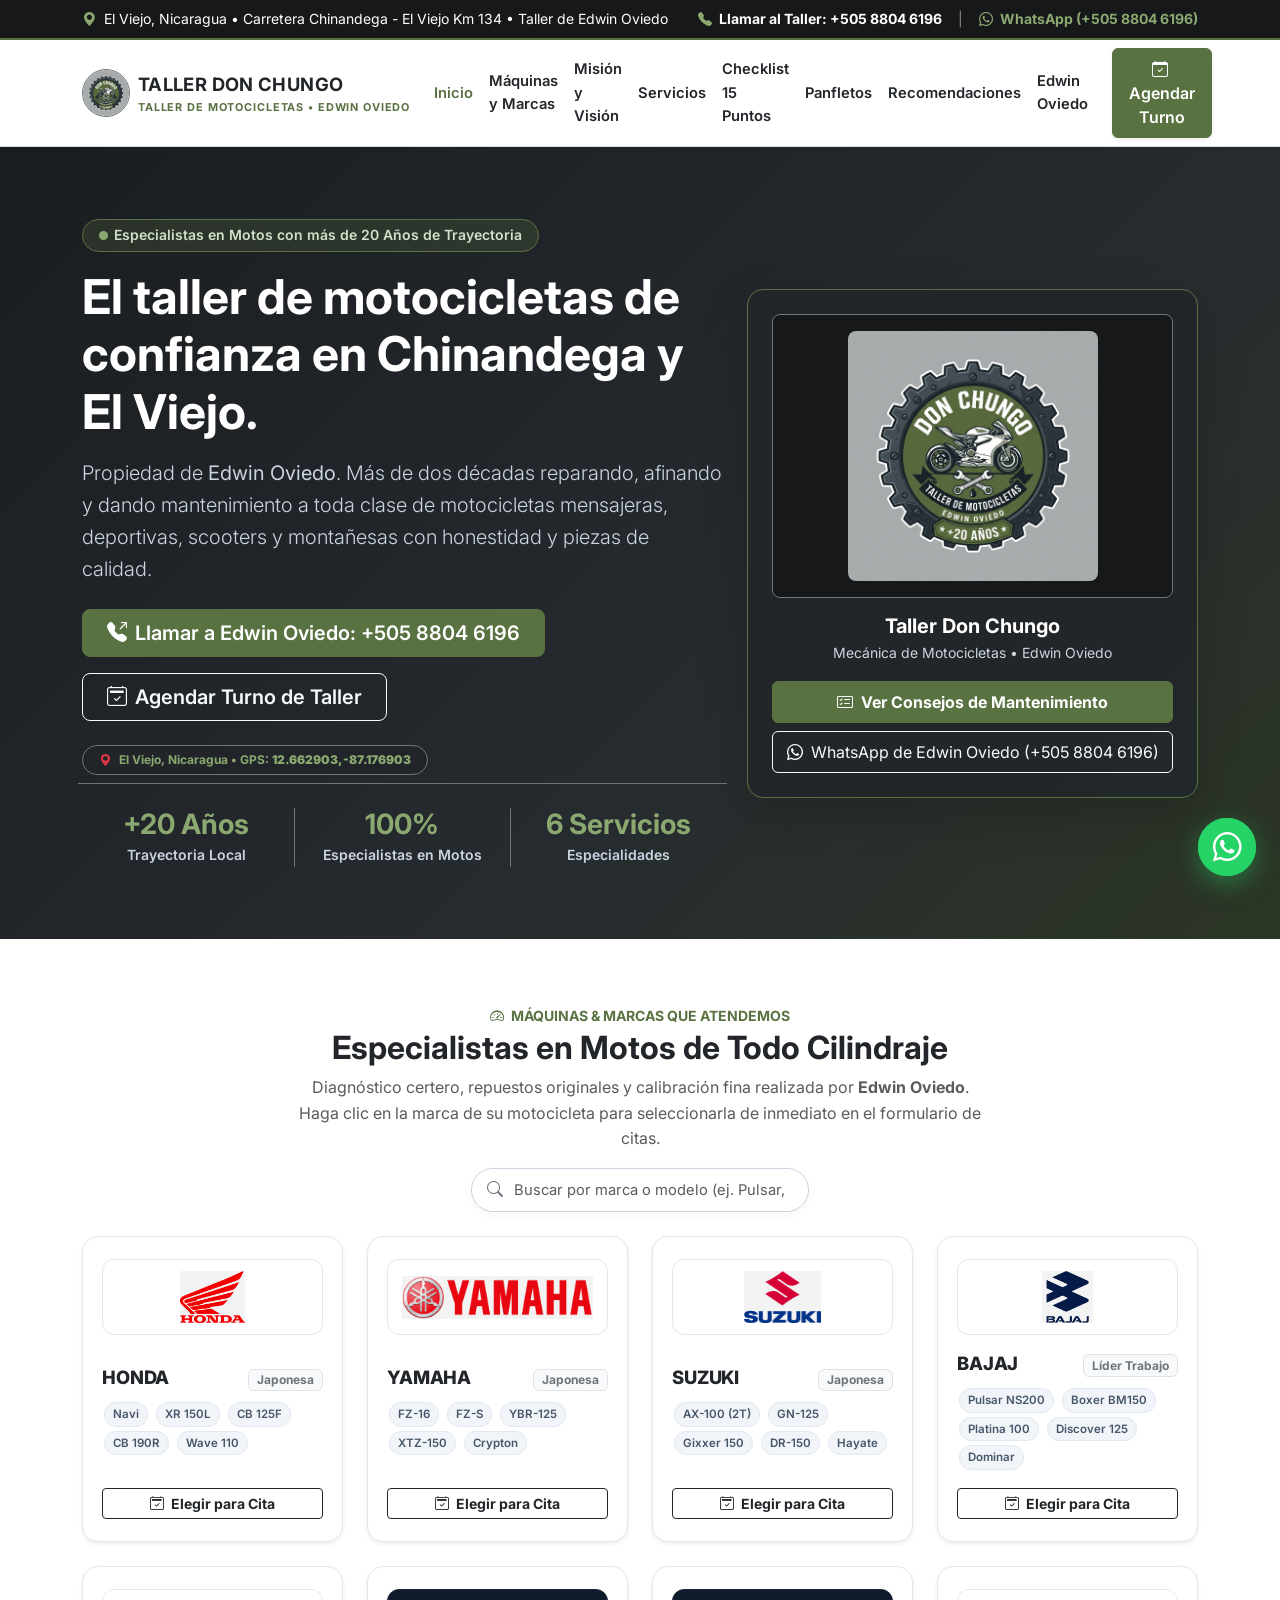
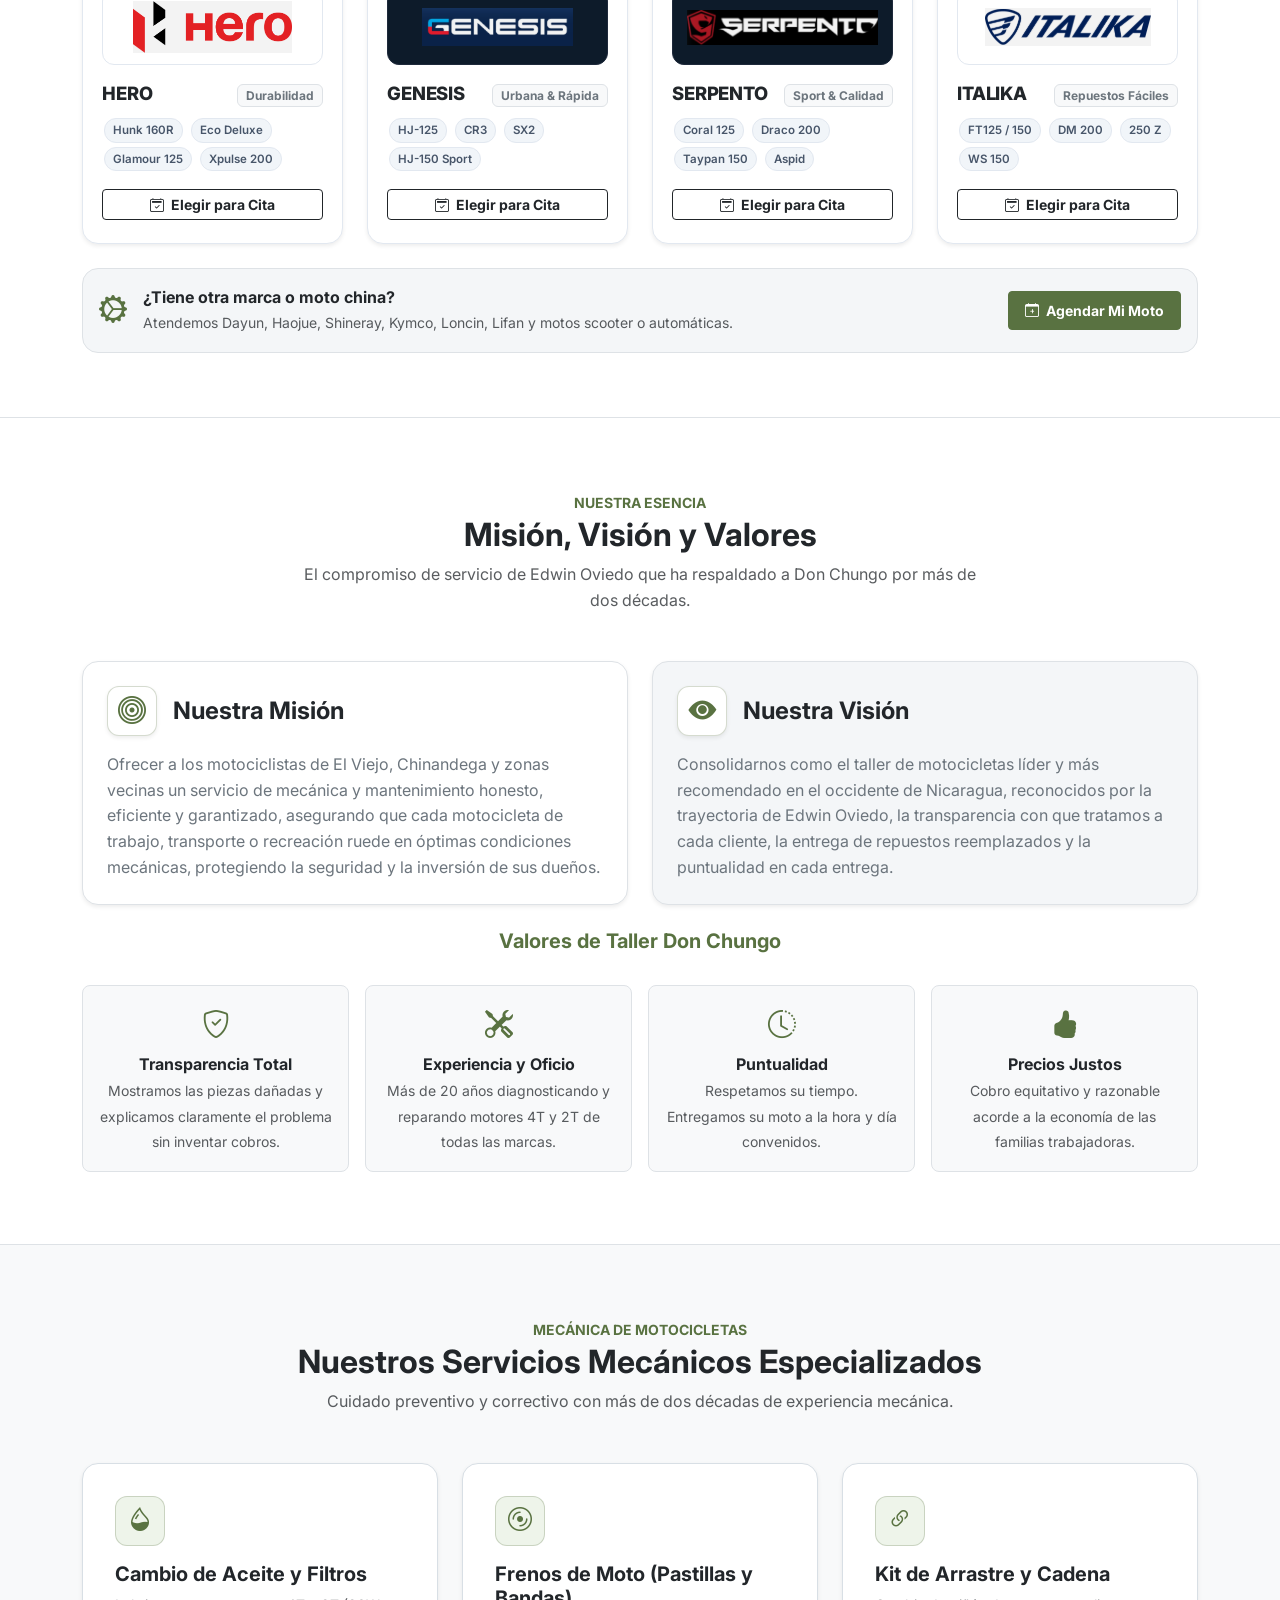
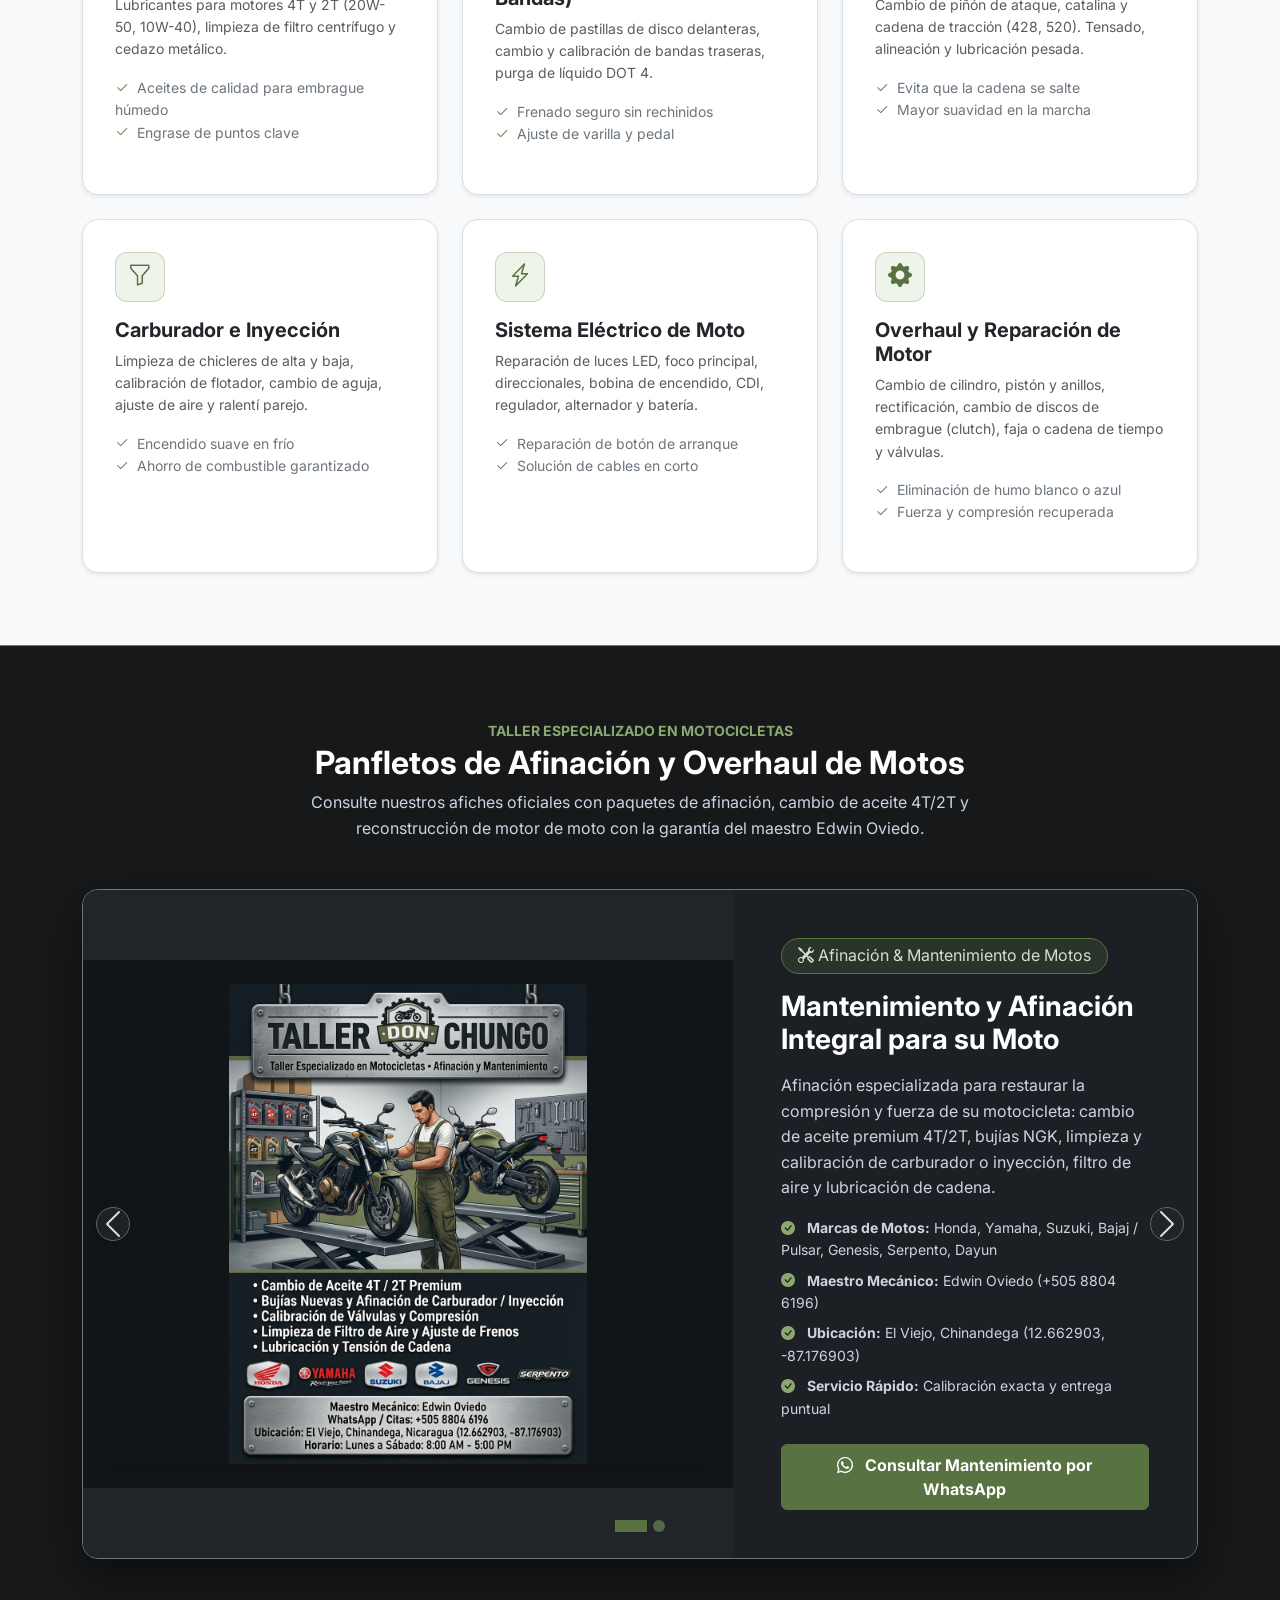
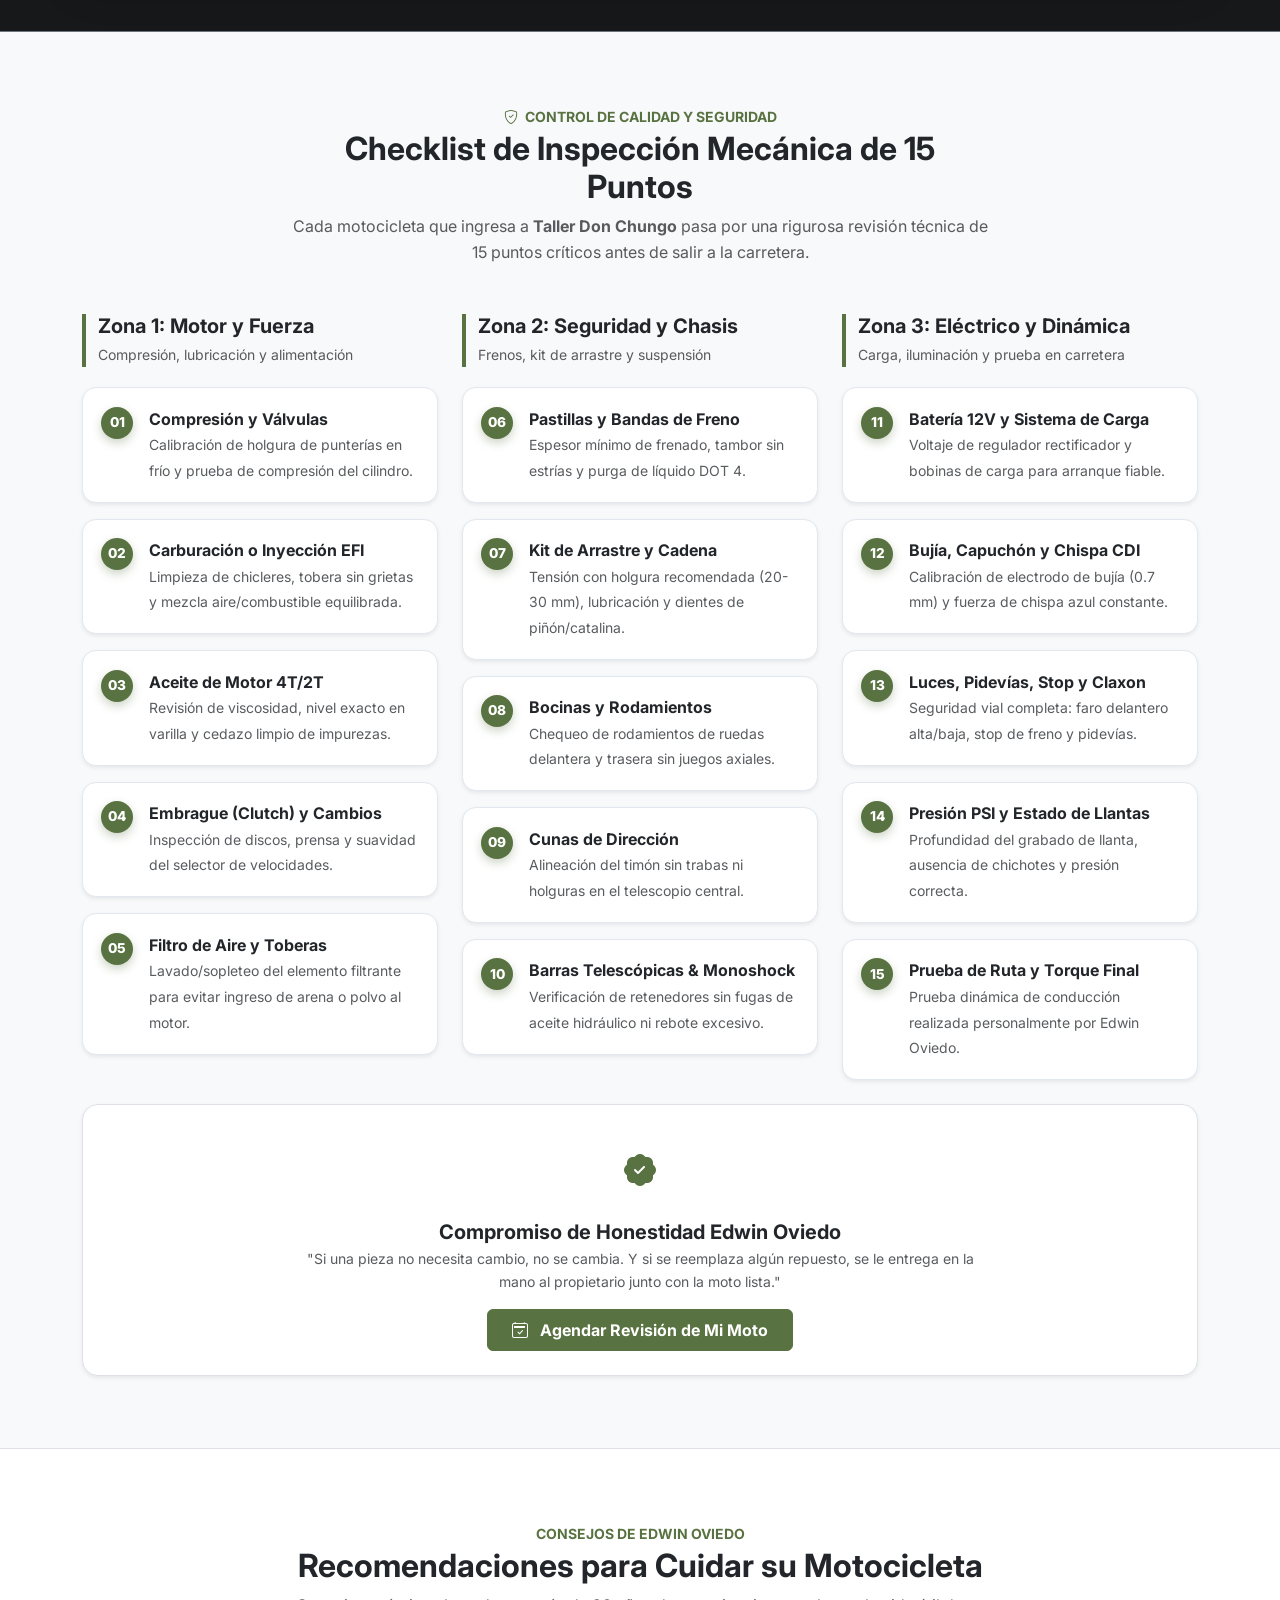
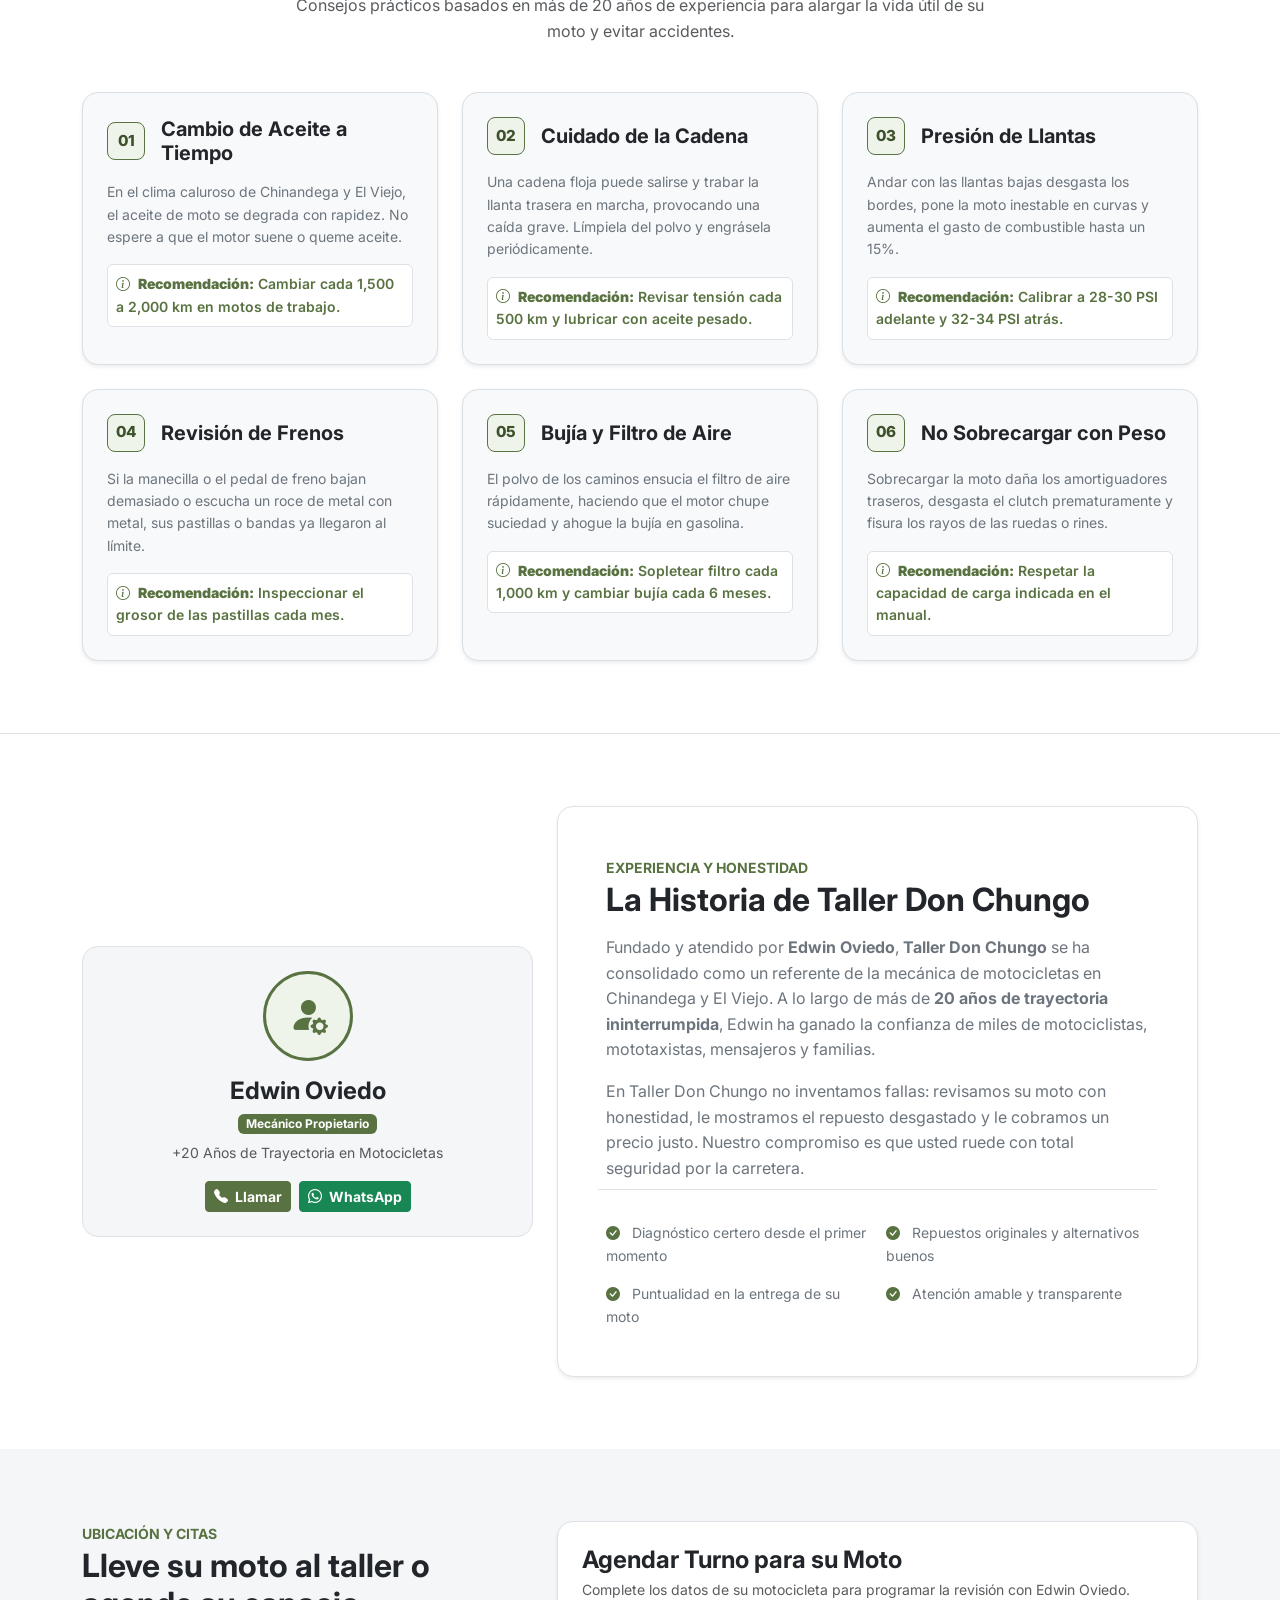
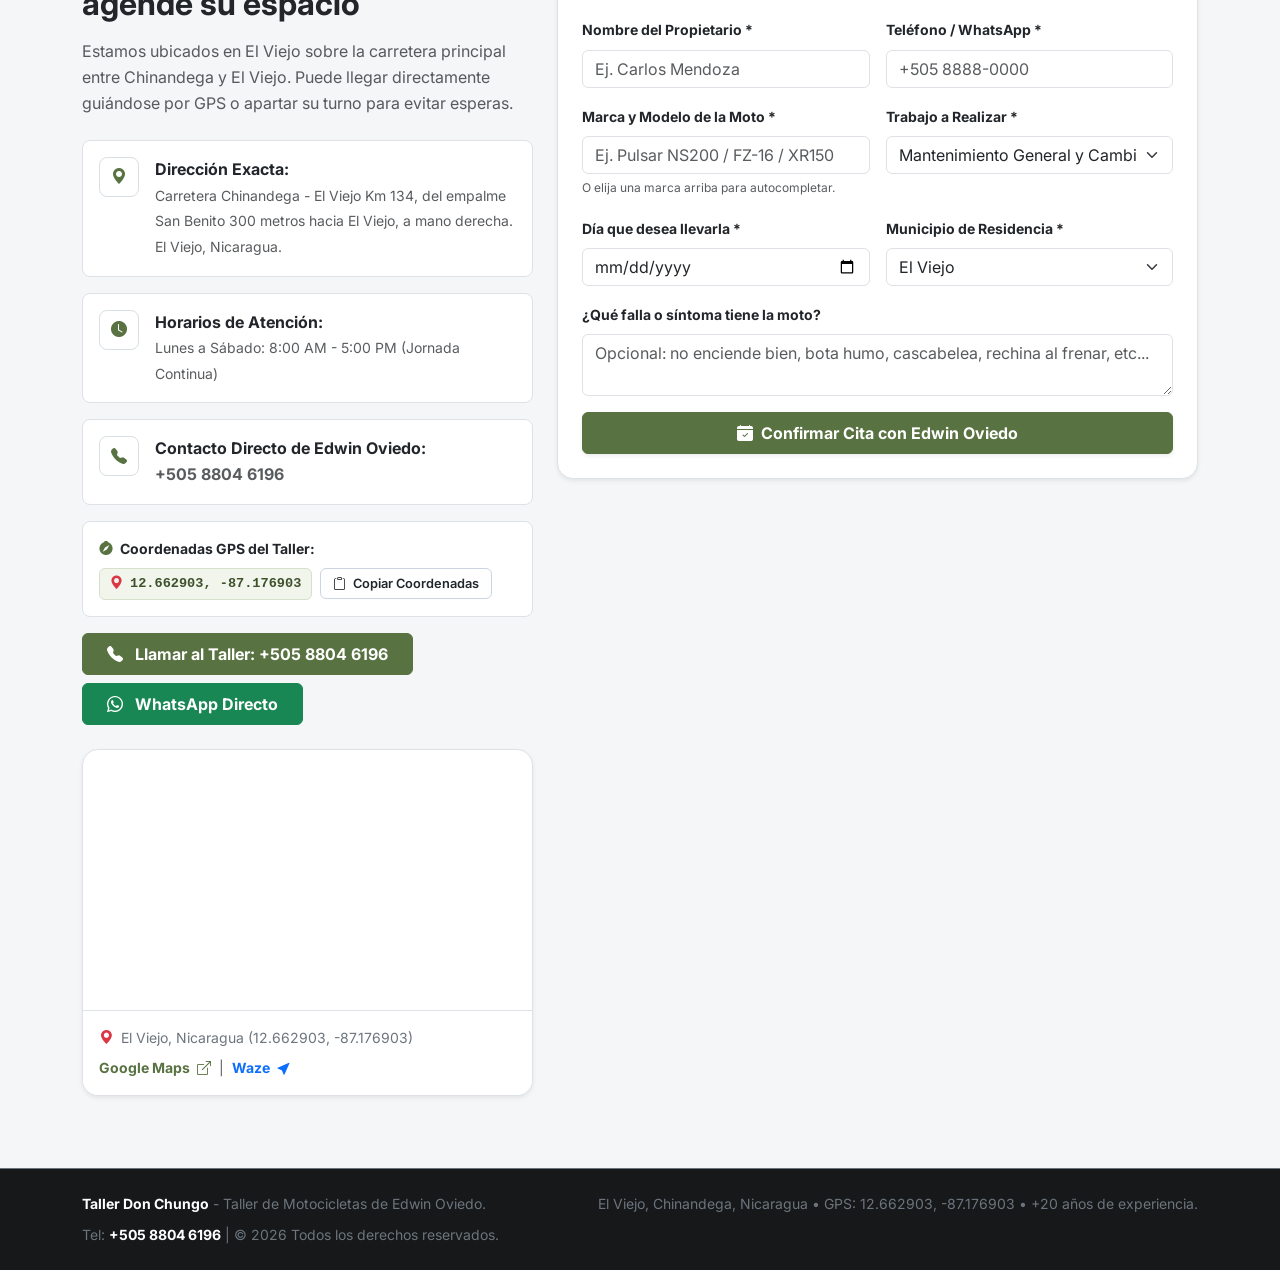
<file: TALLER DON CHUNGO/index.html>
<!DOCTYPE html>
<html lang="es">
<head>
  <meta charset="UTF-8">
  <meta name="viewport" content="width=device-width, initial-scale=1.0">
  <meta name="description" content="Taller Don Chungo - Taller de Motocicletas de Edwin Oviedo en Carretera Chinandega - El Viejo Km 134. Más de 20 años de trayectoria. Misión, visión, servicios y recomendaciones.">
  <title>Taller Don Chungo | Motocicletas &bull; Edwin Oviedo | Chinandega y El Viejo</title>

  <!-- Bootstrap 5 CSS -->
  <link href="https://cdn.jsdelivr.net/npm/bootstrap@5.3.3/dist/css/bootstrap.min.css" rel="stylesheet">
  <!-- Bootstrap Icons -->
  <link rel="stylesheet" href="https://cdn.jsdelivr.net/npm/bootstrap-icons@1.11.3/font/bootstrap-icons.min.css">
  <!-- Google Fonts: Inter -->
  <link rel="preconnect" href="https://fonts.googleapis.com">
  <link rel="preconnect" href="https://fonts.gstatic.com" crossorigin>
  <link href="https://fonts.googleapis.com/css2?family=Inter:wght@400;500;600;700;800&display=swap" rel="stylesheet">

  <link rel="stylesheet" href="style.css">
</head>
<body>

  <!-- Barra Superior de Información y Contacto -->
  <div class="top-taller-bar py-2 text-white">
    <div class="container d-flex flex-wrap justify-content-between align-items-center gap-2 small">
      <div>
        <i class="bi bi-geo-alt-fill text-olive-light me-1"></i>
        <span>El Viejo, Nicaragua &bull; Carretera Chinandega - El Viejo Km 134 &bull; Taller de Edwin Oviedo</span>
      </div>
      <div class="d-flex align-items-center gap-3">
        <a href="tel:+50588046196" class="text-white text-decoration-none fw-bold">
          <i class="bi bi-telephone-fill text-olive-light me-1"></i> Llamar al Taller: +505 8804 6196
        </a>
        <span class="d-none d-md-inline text-white-50">|</span>
        <a href="https://wa.me/50588046196?text=Hola%20Don%20Edwin%20Oviedo,%20necesito%20reparar%20mi%20moto%20en%20Taller%20Don%20Chungo" class="text-decoration-none text-olive-light fw-bold" target="_blank" rel="noopener">
          <i class="bi bi-whatsapp me-1"></i> WhatsApp (+505 8804 6196)
        </a>
      </div>
    </div>
  </div>

  <!-- Navbar Bootstrap 5 con Logo Oficial -->
  <nav class="navbar navbar-expand-lg sticky-top bg-white navbar-taller shadow-sm py-2">
    <div class="container">
      <a class="navbar-brand d-flex align-items-center gap-2" href="#inicio">
        <img src="logo.jpg" onerror="this.src='logo.svg'" alt="Logo Taller Don Chungo" class="brand-logo-taller rounded-circle border border-secondary" width="48" height="48" style="width: 48px; height: 48px; object-fit: cover;">
        <div class="d-flex flex-column">
          <span class="brand-taller-name fw-bold text-gray-dark">TALLER DON CHUNGO</span>
          <span class="brand-taller-sub text-olive small">TALLER DE MOTOCICLETAS &bull; EDWIN OVIEDO</span>
        </div>
      </a>

      <button class="navbar-toggler" type="button" data-bs-toggle="collapse" data-bs-target="#tallerNavContent" aria-controls="tallerNavContent" aria-expanded="false" aria-label="Abrir navegación">
        <span class="navbar-toggler-icon"></span>
      </button>

      <div class="collapse navbar-collapse" id="tallerNavContent">
        <ul class="navbar-nav ms-auto mb-2 mb-lg-0 align-items-lg-center">
          <li class="nav-item"><a class="nav-link active" href="#inicio">Inicio</a></li>
          <li class="nav-item"><a class="nav-link" href="#maquinas">Máquinas y Marcas</a></li>
          <li class="nav-item"><a class="nav-link" href="#identidad">Misión y Visión</a></li>
          <li class="nav-item"><a class="nav-link" href="#servicios">Servicios</a></li>
          <li class="nav-item"><a class="nav-link" href="#inspeccion">Checklist 15 Puntos</a></li>
          <li class="nav-item"><a class="nav-link" href="#promociones">Panfletos</a></li>
          <li class="nav-item"><a class="nav-link" href="#recomendaciones">Recomendaciones</a></li>
          <li class="nav-item"><a class="nav-link" href="#trayectoria">Edwin Oviedo</a></li>
          <li class="nav-item ms-lg-3 mt-2 mt-lg-0">
            <a class="btn btn-olive text-white px-3 py-2 fw-semibold shadow-sm" href="#agendar">
              <i class="bi bi-calendar-check me-1"></i> Agendar Turno
            </a>
          </li>
        </ul>
      </div>
    </div>
  </nav>

  <!-- Hero Section -->
  <header class="hero-taller py-5 text-white" id="inicio">
    <div class="container py-lg-4">
      <div class="row align-items-center g-4">
        <div class="col-lg-7">
          <div class="d-inline-flex align-items-center px-3 py-1 rounded-pill badge-taller mb-3">
            <span class="taller-live-dot"></span>
            <span class="small fw-semibold">Especialistas en Motos con más de 20 Años de Trayectoria</span>
          </div>

          <h1 class="display-5 fw-bold mb-3">
            El taller de motocicletas de confianza en Chinandega y El Viejo.
          </h1>

          <p class="lead text-light-gray mb-4">
            Propiedad de <strong>Edwin Oviedo</strong>. Más de dos décadas reparando, afinando y dando mantenimiento a toda clase de motocicletas mensajeras, deportivas, scooters y montañesas con honestidad y piezas de calidad.
          </p>

          <div class="d-flex flex-wrap gap-3 mb-4">
            <a href="tel:+50588046196" class="btn btn-olive btn-lg px-4 fw-semibold text-white">
              <i class="bi bi-telephone-outbound-fill me-2"></i>Llamar a Edwin Oviedo: +505 8804 6196
            </a>
            <a href="#agendar" class="btn btn-outline-light btn-lg px-4 fw-semibold">
              <i class="bi bi-calendar2-check me-2"></i>Agendar Turno de Taller
            </a>
          </div>

          <div class="mb-3">
            <span class="badge bg-dark border border-secondary text-olive-light py-2 px-3 rounded-pill small d-inline-flex align-items-center gap-2">
              <i class="bi bi-geo-alt-fill text-danger"></i>
              <span>El Viejo, Nicaragua &bull; GPS: <strong>12.662903, -87.176903</strong></span>
            </span>
          </div>

          <div class="row text-center pt-3 border-top border-secondary g-2">
            <div class="col-4">
              <h3 class="fw-bold text-olive-light mb-0">+<span class="counter-number" data-target="20" data-suffix=" Años">20 Años</span></h3>
              <small class="text-light-gray fw-semibold">Trayectoria Local</small>
            </div>
            <div class="col-4 border-start border-end border-secondary">
              <h3 class="fw-bold text-olive-light mb-0"><span class="counter-number" data-target="100" data-suffix="%">100%</span></h3>
              <small class="text-light-gray fw-semibold">Especialistas en Motos</small>
            </div>
            <div class="col-4">
              <h3 class="fw-bold text-olive-light mb-0"><span class="counter-number" data-target="6" data-suffix=" Servicios">6</span></h3>
              <small class="text-light-gray fw-semibold">Especialidades</small>
            </div>
          </div>
        </div>

        <div class="col-lg-5 text-center">
          <div class="card border-0 shadow-lg rounded-4 p-4 card-taller-diagnostic">
            <div class="logo-display-frame p-3 bg-dark-gray rounded-3 mb-3 border border-secondary">
              <img src="logo.jpg" onerror="this.src='logo.svg'" alt="Taller Don Chungo - Logo Oficial" class="img-fluid rounded-3" style="max-height: 250px;">
            </div>
            <h5 class="fw-bold text-white mb-1">Taller Don Chungo</h5>
            <p class="small text-light-gray mb-3">Mecánica de Motocicletas &bull; Edwin Oviedo</p>
            <div class="d-grid gap-2">
              <a href="#recomendaciones" class="btn btn-olive text-white fw-bold py-2">
                <i class="bi bi-card-checklist me-1"></i> Ver Consejos de Mantenimiento
              </a>
              <a href="https://wa.me/50588046196?text=Hola%20Don%20Edwin,%20necesito%20revisar%20mi%20moto" class="btn btn-outline-light small py-2" target="_blank" rel="noopener">
                <i class="bi bi-whatsapp me-1"></i> WhatsApp de Edwin Oviedo (+505 8804 6196)
              </a>
            </div>
          </div>
        </div>
      </div>
    </div>
  </header>

  <!-- SECCIÓN REESTRUCTURADA: MÁQUINAS Y MARCAS QUE ATENDEMOS (CON LOGOS VECTORIALES) -->
  <section class="py-5 bg-white border-bottom reveal-on-scroll" id="maquinas">
    <div class="container py-lg-3">
      <div class="text-center max-w-700 mx-auto mb-4">
        <span class="text-olive text-uppercase fw-bold small">
          <i class="bi bi-speedometer2 me-1"></i> Máquinas & Marcas que Atendemos
        </span>
        <h2 class="fw-bold text-gray-dark">Especialistas en Motos de Todo Cilindraje</h2>
        <p class="text-muted mb-3">
          Diagnóstico certero, repuestos originales y calibración fina realizada por <strong>Edwin Oviedo</strong>. Haga clic en la marca de su motocicleta para seleccionarla de inmediato en el formulario de citas.
        </p>

        <!-- Buscador Rápido de Máquinas y Modelos -->
        <div class="row justify-content-center mb-2">
          <div class="col-md-8 col-lg-6">
            <div class="position-relative">
              <i class="bi bi-search position-absolute top-50 start-0 translate-middle-y ms-3 text-secondary"></i>
              <input type="text" id="brandSearchInput" class="form-control brand-search-box" placeholder="Buscar por marca o modelo (ej. Pulsar, FZ, XR, AX100, Boxer, GN)...">
            </div>
          </div>
        </div>
        <div id="brandNoResults" class="text-center py-2 d-none text-muted small">
          <i class="bi bi-info-circle me-1"></i> No se encontraron resultados específicos, pero atendemos cualquier marca en taller.
        </div>
      </div>

      <!-- Cuadrícula de Marcas con Logos Oficiales -->
      <div class="row g-3 g-lg-4" id="brandCardsGrid">
        <!-- 1. HONDA -->
        <div class="col-6 col-md-4 col-lg-3">
          <div class="brand-card shadow-sm" data-brand="Honda" data-models="Navi, XR150L, XR190, CB125F, CB190R, Twister, Wave, Invicta, Bros">
            <div class="brand-svg-box">
              <img src="img/marcas/honda.png" alt="Logo Oficial Honda Motos" class="brand-real-logo" loading="lazy">
            </div>
            <div>
              <div class="d-flex justify-content-between align-items-center mb-1">
                <span class="brand-title">HONDA</span>
                <span class="badge bg-light text-secondary border">Japonesa</span>
              </div>
              <div class="mb-3">
                <span class="model-pill">Navi</span>
                <span class="model-pill">XR 150L</span>
                <span class="model-pill">CB 125F</span>
                <span class="model-pill">CB 190R</span>
                <span class="model-pill">Wave 110</span>
              </div>
            </div>
            <button type="button" class="btn btn-sm btn-outline-dark w-100 fw-bold">
              <i class="bi bi-calendar2-check me-1"></i> Elegir para Cita
            </button>
          </div>
        </div>

        <!-- 2. YAMAHA -->
        <div class="col-6 col-md-4 col-lg-3">
          <div class="brand-card shadow-sm" data-brand="Yamaha" data-models="FZ16, FZS, YBR125, Crypton, SZRR, MT03, XTZ150, RayZR, Crux">
            <div class="brand-svg-box">
              <img src="img/marcas/yamaha.png" alt="Logo Oficial Yamaha Motor" class="brand-real-logo" loading="lazy">
            </div>
            <div>
              <div class="d-flex justify-content-between align-items-center mb-1">
                <span class="brand-title">YAMAHA</span>
                <span class="badge bg-light text-secondary border">Japonesa</span>
              </div>
              <div class="mb-3">
                <span class="model-pill">FZ-16</span>
                <span class="model-pill">FZ-S</span>
                <span class="model-pill">YBR-125</span>
                <span class="model-pill">XTZ-150</span>
                <span class="model-pill">Crypton</span>
              </div>
            </div>
            <button type="button" class="btn btn-sm btn-outline-dark w-100 fw-bold">
              <i class="bi bi-calendar2-check me-1"></i> Elegir para Cita
            </button>
          </div>
        </div>

        <!-- 3. SUZUKI -->
        <div class="col-6 col-md-4 col-lg-3">
          <div class="brand-card shadow-sm" data-brand="Suzuki" data-models="AX100, GN125, Gixxer, Hayate, DR150, EN125, Viva R, Shooter">
            <div class="brand-svg-box">
              <img src="img/marcas/suzuki.png" alt="Logo Oficial Suzuki Motos" class="brand-real-logo" loading="lazy">
            </div>
            <div>
              <div class="d-flex justify-content-between align-items-center mb-1">
                <span class="brand-title">SUZUKI</span>
                <span class="badge bg-light text-secondary border">Japonesa</span>
              </div>
              <div class="mb-3">
                <span class="model-pill">AX-100 (2T)</span>
                <span class="model-pill">GN-125</span>
                <span class="model-pill">Gixxer 150</span>
                <span class="model-pill">DR-150</span>
                <span class="model-pill">Hayate</span>
              </div>
            </div>
            <button type="button" class="btn btn-sm btn-outline-dark w-100 fw-bold">
              <i class="bi bi-calendar2-check me-1"></i> Elegir para Cita
            </button>
          </div>
        </div>

        <!-- 4. BAJAJ -->
        <div class="col-6 col-md-4 col-lg-3">
          <div class="brand-card shadow-sm" data-brand="Bajaj Pulsar" data-models="Pulsar NS200, Pulsar 150, Boxer BM150, Platina 100, Discover 125, Avenger, Dominar 400">
            <div class="brand-svg-box">
              <img src="img/marcas/bajaj.png" alt="Logo Oficial Bajaj Pulsar" class="brand-real-logo" loading="lazy">
            </div>
            <div>
              <div class="d-flex justify-content-between align-items-center mb-1">
                <span class="brand-title">BAJAJ</span>
                <span class="badge bg-light text-secondary border">Líder Trabajo</span>
              </div>
              <div class="mb-3">
                <span class="model-pill">Pulsar NS200</span>
                <span class="model-pill">Boxer BM150</span>
                <span class="model-pill">Platina 100</span>
                <span class="model-pill">Discover 125</span>
                <span class="model-pill">Dominar</span>
              </div>
            </div>
            <button type="button" class="btn btn-sm btn-outline-dark w-100 fw-bold">
              <i class="bi bi-calendar2-check me-1"></i> Elegir para Cita
            </button>
          </div>
        </div>

        <!-- 5. HERO -->
        <div class="col-6 col-md-4 col-lg-3">
          <div class="brand-card shadow-sm" data-brand="Hero" data-models="Hunk 160R, Hunk 150, Eco Deluxe, Glamour 125, Splendor, Xpulse 200, Dash">
            <div class="brand-svg-box">
              <img src="img/marcas/hero.png" alt="Logo Oficial Hero MotoCorp" class="brand-real-logo" loading="lazy">
            </div>
            <div>
              <div class="d-flex justify-content-between align-items-center mb-1">
                <span class="brand-title">HERO</span>
                <span class="badge bg-light text-secondary border">Durabilidad</span>
              </div>
              <div class="mb-3">
                <span class="model-pill">Hunk 160R</span>
                <span class="model-pill">Eco Deluxe</span>
                <span class="model-pill">Glamour 125</span>
                <span class="model-pill">Xpulse 200</span>
              </div>
            </div>
            <button type="button" class="btn btn-sm btn-outline-dark w-100 fw-bold">
              <i class="bi bi-calendar2-check me-1"></i> Elegir para Cita
            </button>
          </div>
        </div>

        <!-- 6. GENESIS -->
        <div class="col-6 col-md-4 col-lg-3">
          <div class="brand-card shadow-sm" data-brand="Genesis" data-models="HJ125, CR3, SX2, HJ150, Chopper, Mensajera, GXT200">
            <div class="brand-svg-box brand-box-dark">
              <img src="img/marcas/genesis.png" alt="Logo Oficial Genesis Motos" class="brand-real-logo brand-logo-genesis" loading="lazy">
            </div>
            <div>
              <div class="d-flex justify-content-between align-items-center mb-1">
                <span class="brand-title">GENESIS</span>
                <span class="badge bg-light text-secondary border">Urbana & Rápida</span>
              </div>
              <div class="mb-3">
                <span class="model-pill">HJ-125</span>
                <span class="model-pill">CR3</span>
                <span class="model-pill">SX2</span>
                <span class="model-pill">HJ-150 Sport</span>
              </div>
            </div>
            <button type="button" class="btn btn-sm btn-outline-dark w-100 fw-bold">
              <i class="bi bi-calendar2-check me-1"></i> Elegir para Cita
            </button>
          </div>
        </div>

        <!-- 7. SERPENTO -->
        <div class="col-6 col-md-4 col-lg-3">
          <div class="brand-card shadow-sm" data-brand="Serpento" data-models="Coral 125, Draco 200, Taypan 150, Aspid, Fighter, Spirit, Yara">
            <div class="brand-svg-box brand-box-dark">
              <img src="img/marcas/serpento.png" alt="Logo Oficial Serpento Motos" class="brand-real-logo brand-logo-serpento" loading="lazy">
            </div>
            <div>
              <div class="d-flex justify-content-between align-items-center mb-1">
                <span class="brand-title">SERPENTO</span>
                <span class="badge bg-light text-secondary border">Sport & Calidad</span>
              </div>
              <div class="mb-3">
                <span class="model-pill">Coral 125</span>
                <span class="model-pill">Draco 200</span>
                <span class="model-pill">Taypan 150</span>
                <span class="model-pill">Aspid</span>
              </div>
            </div>
            <button type="button" class="btn btn-sm btn-outline-dark w-100 fw-bold">
              <i class="bi bi-calendar2-check me-1"></i> Elegir para Cita
            </button>
          </div>
        </div>

        <!-- 8. ITALIKA -->
        <div class="col-6 col-md-4 col-lg-3">
          <div class="brand-card shadow-sm" data-brand="Italika" data-models="FT125, FT150, DM200, 250Z, RT200, WS150, D125, Vort-X">
            <div class="brand-svg-box">
              <img src="img/marcas/italika.png" alt="Logo Oficial Italika" class="brand-real-logo" loading="lazy">
            </div>
            <div>
              <div class="d-flex justify-content-between align-items-center mb-1">
                <span class="brand-title">ITALIKA</span>
                <span class="badge bg-light text-secondary border">Repuestos Fáciles</span>
              </div>
              <div class="mb-3">
                <span class="model-pill">FT125 / 150</span>
                <span class="model-pill">DM 200</span>
                <span class="model-pill">250 Z</span>
                <span class="model-pill">WS 150</span>
              </div>
            </div>
            <button type="button" class="btn btn-sm btn-outline-dark w-100 fw-bold">
              <i class="bi bi-calendar2-check me-1"></i> Elegir para Cita
            </button>
          </div>
        </div>
      </div>

      <!-- Barra de Respaldo Multimarca -->
      <div class="mt-4 p-3 bg-gray-light rounded-4 border d-flex flex-wrap justify-content-between align-items-center gap-3">
        <div class="d-flex align-items-center gap-3">
          <i class="bi bi-gear-wide-connected text-olive fs-3"></i>
          <div>
            <strong class="text-gray-dark d-block">¿Tiene otra marca o moto china?</strong>
            <small class="text-muted">Atendemos Dayun, Haojue, Shineray, Kymco, Loncin, Lifan y motos scooter o automáticas.</small>
          </div>
        </div>
        <a href="#agendar" class="btn btn-olive text-white btn-sm fw-bold px-3 py-2">
          <i class="bi bi-calendar-plus me-1"></i> Agendar Mi Moto
        </a>
      </div>
    </div>
  </section>

  <!-- SECCIÓN: MISIÓN, VISIÓN Y VALORES -->
  <section class="py-5 bg-white border-bottom reveal-on-scroll" id="identidad">
    <div class="container py-lg-4">
      <div class="text-center max-w-700 mx-auto mb-5">
        <span class="text-olive text-uppercase fw-bold small">Nuestra Esencia</span>
        <h2 class="fw-bold text-gray-dark">Misión, Visión y Valores</h2>
        <p class="text-muted">El compromiso de servicio de Edwin Oviedo que ha respaldado a Don Chungo por más de dos décadas.</p>
      </div>

      <div class="row g-4 mb-4">
        <!-- Misión -->
        <div class="col-md-6">
          <div class="card h-100 border rounded-4 p-4 shadow-sm bg-olive-tint">
            <div class="d-flex align-items-center gap-3 mb-3">
              <div class="taller-icon-box bg-white text-olive shadow-sm">
                <i class="bi bi-bullseye fs-3"></i>
              </div>
              <h4 class="fw-bold text-gray-dark mb-0">Nuestra Misión</h4>
            </div>
            <p class="text-secondary mb-0">
              Ofrecer a los motociclistas de El Viejo, Chinandega y zonas vecinas un servicio de mecánica y mantenimiento honesto, eficiente y garantizado, asegurando que cada motocicleta de trabajo, transporte o recreación ruede en óptimas condiciones mecánicas, protegiendo la seguridad y la inversión de sus dueños.
            </p>
          </div>
        </div>

        <!-- Visión -->
        <div class="col-md-6">
          <div class="card h-100 border rounded-4 p-4 shadow-sm bg-gray-light">
            <div class="d-flex align-items-center gap-3 mb-3">
              <div class="taller-icon-box bg-white text-olive shadow-sm">
                <i class="bi bi-eye-fill fs-3"></i>
              </div>
              <h4 class="fw-bold text-gray-dark mb-0">Nuestra Visión</h4>
            </div>
            <p class="text-secondary mb-0">
              Consolidarnos como el taller de motocicletas líder y más recomendado en el occidente de Nicaragua, reconocidos por la trayectoria de Edwin Oviedo, la transparencia con que tratamos a cada cliente, la entrega de repuestos reemplazados y la puntualidad en cada entrega.
            </p>
          </div>
        </div>
      </div>

      <!-- Valores -->
      <div class="row g-3">
        <div class="col-12 text-center mb-2">
          <h5 class="fw-bold text-olive">Valores de Taller Don Chungo</h5>
        </div>

        <div class="col-md-3 col-sm-6">
          <div class="p-3 bg-light rounded-3 border h-100 text-center">
            <i class="bi bi-shield-check text-olive fs-3 mb-2 d-block"></i>
            <h6 class="fw-bold text-gray-dark mb-1">Transparencia Total</h6>
            <small class="text-muted">Mostramos las piezas dañadas y explicamos claramente el problema sin inventar cobros.</small>
          </div>
        </div>

        <div class="col-md-3 col-sm-6">
          <div class="p-3 bg-light rounded-3 border h-100 text-center">
            <i class="bi bi-tools text-olive fs-3 mb-2 d-block"></i>
            <h6 class="fw-bold text-gray-dark mb-1">Experiencia y Oficio</h6>
            <small class="text-muted">Más de 20 años diagnosticando y reparando motores 4T y 2T de todas las marcas.</small>
          </div>
        </div>

        <div class="col-md-3 col-sm-6">
          <div class="p-3 bg-light rounded-3 border h-100 text-center">
            <i class="bi bi-clock-history text-olive fs-3 mb-2 d-block"></i>
            <h6 class="fw-bold text-gray-dark mb-1">Puntualidad</h6>
            <small class="text-muted">Respetamos su tiempo. Entregamos su moto a la hora y día convenidos.</small>
          </div>
        </div>

        <div class="col-md-3 col-sm-6">
          <div class="p-3 bg-light rounded-3 border h-100 text-center">
            <i class="bi bi-hand-thumbs-up-fill text-olive fs-3 mb-2 d-block"></i>
            <h6 class="fw-bold text-gray-dark mb-1">Precios Justos</h6>
            <small class="text-muted">Cobro equitativo y razonable acorde a la economía de las familias trabajadoras.</small>
          </div>
        </div>
      </div>
    </div>
  </section>

  <!-- SECCIÓN: SERVICIOS MECÁNICOS PARA MOTOCICLETAS -->
  <section class="py-5 bg-light reveal-on-scroll" id="servicios">
    <div class="container py-lg-4">
      <div class="text-center max-w-700 mx-auto mb-5">
        <span class="text-olive text-uppercase fw-bold small">Mecánica de Motocicletas</span>
        <h2 class="fw-bold text-gray-dark">Nuestros Servicios Mecánicos Especializados</h2>
        <p class="text-muted">Cuidado preventivo y correctivo con más de dos décadas de experiencia mecánica.</p>
      </div>

      <div class="row g-4">
        <!-- Servicio 1 -->
        <div class="col-md-6 col-lg-4">
          <div class="card h-100 border rounded-4 p-3 taller-service-card shadow-sm bg-white">
            <div class="card-body">
              <div class="taller-icon-box mb-3">
                <i class="bi bi-droplet-half text-olive fs-4"></i>
              </div>
              <h5 class="fw-bold text-gray-dark mb-2">Cambio de Aceite y Filtros</h5>
              <p class="text-muted small mb-3">Lubricantes para motores 4T y 2T (20W-50, 10W-40), limpieza de filtro centrífugo y cedazo metálico.</p>
              <ul class="list-unstyled small text-secondary">
                <li><i class="bi bi-check2 text-olive me-1"></i> Aceites de calidad para embrague húmedo</li>
                <li><i class="bi bi-check2 text-olive me-1"></i> Engrase de puntos clave</li>
              </ul>
            </div>
          </div>
        </div>

        <!-- Servicio 2 -->
        <div class="col-md-6 col-lg-4">
          <div class="card h-100 border rounded-4 p-3 taller-service-card shadow-sm bg-white">
            <div class="card-body">
              <div class="taller-icon-box mb-3">
                <i class="bi bi-disc text-olive fs-4"></i>
              </div>
              <h5 class="fw-bold text-gray-dark mb-2">Frenos de Moto (Pastillas y Bandas)</h5>
              <p class="text-muted small mb-3">Cambio de pastillas de disco delanteras, cambio y calibración de bandas traseras, purga de líquido DOT 4.</p>
              <ul class="list-unstyled small text-secondary">
                <li><i class="bi bi-check2 text-olive me-1"></i> Frenado seguro sin rechinidos</li>
                <li><i class="bi bi-check2 text-olive me-1"></i> Ajuste de varilla y pedal</li>
              </ul>
            </div>
          </div>
        </div>

        <!-- Servicio 3 -->
        <div class="col-md-6 col-lg-4">
          <div class="card h-100 border rounded-4 p-3 taller-service-card shadow-sm bg-white">
            <div class="card-body">
              <div class="taller-icon-box mb-3">
                <i class="bi bi-link-45deg text-olive fs-4"></i>
              </div>
              <h5 class="fw-bold text-gray-dark mb-2">Kit de Arrastre y Cadena</h5>
              <p class="text-muted small mb-3">Cambio de piñón de ataque, catalina y cadena de tracción (428, 520). Tensado, alineación y lubricación pesada.</p>
              <ul class="list-unstyled small text-secondary">
                <li><i class="bi bi-check2 text-olive me-1"></i> Evita que la cadena se salte</li>
                <li><i class="bi bi-check2 text-olive me-1"></i> Mayor suavidad en la marcha</li>
              </ul>
            </div>
          </div>
        </div>

        <!-- Servicio 4 -->
        <div class="col-md-6 col-lg-4">
          <div class="card h-100 border rounded-4 p-3 taller-service-card shadow-sm bg-white">
            <div class="card-body">
              <div class="taller-icon-box mb-3">
                <i class="bi bi-funnel text-olive fs-4"></i>
              </div>
              <h5 class="fw-bold text-gray-dark mb-2">Carburador e Inyección</h5>
              <p class="text-muted small mb-3">Limpieza de chicleres de alta y baja, calibración de flotador, cambio de aguja, ajuste de aire y ralentí parejo.</p>
              <ul class="list-unstyled small text-secondary">
                <li><i class="bi bi-check2 text-olive me-1"></i> Encendido suave en frío</li>
                <li><i class="bi bi-check2 text-olive me-1"></i> Ahorro de combustible garantizado</li>
              </ul>
            </div>
          </div>
        </div>

        <!-- Servicio 5 -->
        <div class="col-md-6 col-lg-4">
          <div class="card h-100 border rounded-4 p-3 taller-service-card shadow-sm bg-white">
            <div class="card-body">
              <div class="taller-icon-box mb-3">
                <i class="bi bi-lightning-charge text-olive fs-4"></i>
              </div>
              <h5 class="fw-bold text-gray-dark mb-2">Sistema Eléctrico de Moto</h5>
              <p class="text-muted small mb-3">Reparación de luces LED, foco principal, direccionales, bobina de encendido, CDI, regulador, alternador y batería.</p>
              <ul class="list-unstyled small text-secondary">
                <li><i class="bi bi-check2 text-olive me-1"></i> Reparación de botón de arranque</li>
                <li><i class="bi bi-check2 text-olive me-1"></i> Solución de cables en corto</li>
              </ul>
            </div>
          </div>
        </div>

        <!-- Servicio 6 -->
        <div class="col-md-6 col-lg-4">
          <div class="card h-100 border rounded-4 p-3 taller-service-card shadow-sm bg-white">
            <div class="card-body">
              <div class="taller-icon-box mb-3">
                <i class="bi bi-gear-fill text-olive fs-4"></i>
              </div>
              <h5 class="fw-bold text-gray-dark mb-2">Overhaul y Reparación de Motor</h5>
              <p class="text-muted small mb-3">Cambio de cilindro, pistón y anillos, rectificación, cambio de discos de embrague (clutch), faja o cadena de tiempo y válvulas.</p>
              <ul class="list-unstyled small text-secondary">
                <li><i class="bi bi-check2 text-olive me-1"></i> Eliminación de humo blanco o azul</li>
                <li><i class="bi bi-check2 text-olive me-1"></i> Fuerza y compresión recuperada</li>
              </ul>
            </div>
          </div>
        </div>
      </div>
    </div>
  </section>

  <!-- SECCIÓN: PANFLETOS Y PROMOCIONES DEL TALLER (CARRUSEL INTERACTIVO) -->
  <section class="py-5 bg-dark-gray text-white border-top border-bottom border-secondary reveal-on-scroll" id="promociones">
    <div class="container py-lg-4">
      <div class="text-center max-w-700 mx-auto mb-5">
        <span class="text-olive-light text-uppercase fw-bold small">Taller Especializado en Motocicletas</span>
        <h2 class="fw-bold text-white">Panfletos de Afinación y Overhaul de Motos</h2>
        <p class="text-light-gray">Consulte nuestros afiches oficiales con paquetes de afinación, cambio de aceite 4T/2T y reconstrucción de motor de moto con la garantía del maestro Edwin Oviedo.</p>
      </div>

      <!-- Carrusel Bootstrap 5 con Panfletos del Taller -->
      <div id="carouselTallerPanfletos" class="carousel slide carousel-fade shadow-lg rounded-4 overflow-hidden border border-secondary" data-bs-ride="carousel" data-bs-interval="5000">
        <div class="carousel-indicators">
          <button type="button" data-bs-target="#carouselTallerPanfletos" data-bs-slide-to="0" class="active" aria-current="true" aria-label="Panfleto 1: Mantenimiento de Motos"></button>
          <button type="button" data-bs-target="#carouselTallerPanfletos" data-bs-slide-to="1" aria-label="Panfleto 2: Overhaul de Motor de Motos"></button>
        </div>

        <div class="carousel-inner">
          <!-- Slide 1: Afinación y Mantenimiento de Motos -->
          <div class="carousel-item active">
            <div class="row g-0 align-items-center bg-dark">
              <div class="col-lg-7 text-center p-3 p-md-4" style="background-color: #121517;">
                <img src="panfleto_1.jpg" class="d-block w-100 rounded-3 shadow" alt="Panfleto Oficial: Taller de Motocicletas Afinación y Mantenimiento - Edwin Oviedo" style="max-height: 480px; object-fit: contain;">
              </div>
              <div class="col-lg-5 p-4 p-lg-5 text-white" style="background-color: #1C2024;">
                <div class="d-inline-flex align-items-center px-3 py-1 rounded-pill badge-taller mb-3">
                  <i class="bi bi-tools me-1"></i> Afinación & Mantenimiento de Motos
                </div>
                <h3 class="fw-bold text-white mb-3">Mantenimiento y Afinación Integral para su Moto</h3>
                <p class="text-light-gray mb-3">
                  Afinación especializada para restaurar la compresión y fuerza de su motocicleta: cambio de aceite premium 4T/2T, bujías NGK, limpieza y calibración de carburador o inyección, filtro de aire y lubricación de cadena.
                </p>
                <ul class="list-unstyled small text-light-gray mb-4">
                  <li class="mb-2"><i class="bi bi-check-circle-fill text-olive-light me-2"></i> <strong>Marcas de Motos:</strong> Honda, Yamaha, Suzuki, Bajaj / Pulsar, Genesis, Serpento, Dayun</li>
                  <li class="mb-2"><i class="bi bi-check-circle-fill text-olive-light me-2"></i> <strong>Maestro Mecánico:</strong> Edwin Oviedo (+505 8804 6196)</li>
                  <li class="mb-2"><i class="bi bi-check-circle-fill text-olive-light me-2"></i> <strong>Ubicación:</strong> El Viejo, Chinandega (12.662903, -87.176903)</li>
                  <li class="mb-2"><i class="bi bi-check-circle-fill text-olive-light me-2"></i> <strong>Servicio Rápido:</strong> Calibración exacta y entrega puntual</li>
                </ul>
                <a href="https://wa.me/50588046196?text=Hola%20Don%20Edwin,%20vi%20el%20panfleto%20de%20mantenimiento%20de%20motos%20y%20deseo%20apartar%20un%20cupo" class="btn btn-olive text-white fw-bold px-4 py-2" target="_blank" rel="noopener">
                  <i class="bi bi-whatsapp me-2"></i> Consultar Mantenimiento por WhatsApp
                </a>
              </div>
            </div>
          </div>

          <!-- Slide 2: Overhaul de Motores de Motos -->
          <div class="carousel-item">
            <div class="row g-0 align-items-center bg-dark">
              <div class="col-lg-7 text-center p-3 p-md-4" style="background-color: #121517;">
                <img src="panfleto_2.jpg" class="d-block w-100 rounded-3 shadow" alt="Panfleto Oficial: Overhaul y Reparación Mayor de Motores de Motos - Edwin Oviedo" style="max-height: 480px; object-fit: contain;">
              </div>
              <div class="col-lg-5 p-4 p-lg-5 text-white" style="background-color: #1C2024;">
                <div class="d-inline-flex align-items-center px-3 py-1 rounded-pill badge-taller mb-3">
                  <i class="bi bi-gear-wide-connected me-1"></i> Overhaul & Motores de Motos
                </div>
                <h3 class="fw-bold text-white mb-3">Overhaul y Reparación Mayor de Motores de Motos</h3>
                <p class="text-light-gray mb-3">
                  Reconstrucción de motores de motocicleta 4T y 2T sin humo ni fallas de compresión: cambio de pistón, anillos, biela, rectificado de cilindro, discos de clutch / embrague, kit de arrastre y frenos.
                </p>
                <ul class="list-unstyled small text-light-gray mb-4">
                  <li class="mb-2"><i class="bi bi-check-circle-fill text-olive-light me-2"></i> Reconstrucción completa de motor 4 tiempos y 2 tiempos</li>
                  <li class="mb-2"><i class="bi bi-check-circle-fill text-olive-light me-2"></i> Cambio de discos de clutch / embrague y kit de arrastre</li>
                  <li class="mb-2"><i class="bi bi-check-circle-fill text-olive-light me-2"></i> Reparación de frenos de disco y freno de tambor</li>
                  <li class="mb-2"><i class="bi bi-check-circle-fill text-olive-light me-2"></i> <strong>Garantía Comprobada:</strong> Trabajo garantizado por Edwin Oviedo</li>
                </ul>
                <a href="https://wa.me/50588046196?text=Hola%20Don%20Edwin,%20vi%20el%20panfleto%20de%20overhaul%20de%20motos%20y%20deseo%20cotizar" class="btn btn-olive text-white fw-bold px-4 py-2" target="_blank" rel="noopener">
                  <i class="bi bi-whatsapp me-2"></i> Cotizar Overhaul de Moto al +505 8804 6196
                </a>
              </div>
            </div>
          </div>
        </div>

        <button class="carousel-control-prev" type="button" data-bs-target="#carouselTallerPanfletos" data-bs-slide="prev">
          <span class="carousel-control-prev-icon bg-dark p-3 rounded-circle border border-secondary shadow-sm" aria-hidden="true"></span>
          <span class="visually-hidden">Anterior</span>
        </button>
        <button class="carousel-control-next" type="button" data-bs-target="#carouselTallerPanfletos" data-bs-slide="next">
          <span class="carousel-control-next-icon bg-dark p-3 rounded-circle border border-secondary shadow-sm" aria-hidden="true"></span>
          <span class="visually-hidden">Siguiente</span>
        </button>
      </div>
    </div>
  </section>

  <!-- SECCIÓN NUEVA: CHECKLIST DE INSPECCIÓN DE 15 PUNTOS DE EDWIN OVIEDO -->
  <section class="py-5 bg-light border-bottom reveal-on-scroll" id="inspeccion">
    <div class="container py-lg-4">
      <div class="text-center max-w-700 mx-auto mb-5">
        <span class="text-olive text-uppercase fw-bold small">
          <i class="bi bi-shield-check me-1"></i> Control de Calidad y Seguridad
        </span>
        <h2 class="fw-bold text-gray-dark">Checklist de Inspección Mecánica de 15 Puntos</h2>
        <p class="text-muted">
          Cada motocicleta que ingresa a <strong>Taller Don Chungo</strong> pasa por una rigurosa revisión técnica de 15 puntos críticos antes de salir a la carretera.
        </p>
      </div>

      <div class="row g-4">
        <!-- ZONA 1: Motor, Carburación y Fuerza -->
        <div class="col-lg-4 col-md-6">
          <div class="inspection-zone-header">
            <h5 class="fw-bold text-gray-dark mb-1">Zona 1: Motor y Fuerza</h5>
            <small class="text-muted">Compresión, lubricación y alimentación</small>
          </div>
          <div class="d-flex flex-column gap-3">
            <div class="inspection-card shadow-sm d-flex align-items-start gap-3">
              <div class="inspection-step-number">01</div>
              <div>
                <strong class="text-gray-dark d-block">Compresión y Válvulas</strong>
                <small class="text-muted">Calibración de holgura de punterías en frío y prueba de compresión del cilindro.</small>
              </div>
            </div>
            <div class="inspection-card shadow-sm d-flex align-items-start gap-3">
              <div class="inspection-step-number">02</div>
              <div>
                <strong class="text-gray-dark d-block">Carburación o Inyección EFI</strong>
                <small class="text-muted">Limpieza de chicleres, tobera sin grietas y mezcla aire/combustible equilibrada.</small>
              </div>
            </div>
            <div class="inspection-card shadow-sm d-flex align-items-start gap-3">
              <div class="inspection-step-number">03</div>
              <div>
                <strong class="text-gray-dark d-block">Aceite de Motor 4T/2T</strong>
                <small class="text-muted">Revisión de viscosidad, nivel exacto en varilla y cedazo limpio de impurezas.</small>
              </div>
            </div>
            <div class="inspection-card shadow-sm d-flex align-items-start gap-3">
              <div class="inspection-step-number">04</div>
              <div>
                <strong class="text-gray-dark d-block">Embrague (Clutch) y Cambios</strong>
                <small class="text-muted">Inspección de discos, prensa y suavidad del selector de velocidades.</small>
              </div>
            </div>
            <div class="inspection-card shadow-sm d-flex align-items-start gap-3">
              <div class="inspection-step-number">05</div>
              <div>
                <strong class="text-gray-dark d-block">Filtro de Aire y Toberas</strong>
                <small class="text-muted">Lavado/sopleteo del elemento filtrante para evitar ingreso de arena o polvo al motor.</small>
              </div>
            </div>
          </div>
        </div>

        <!-- ZONA 2: Frenado, Rodaje y Suspensión -->
        <div class="col-lg-4 col-md-6">
          <div class="inspection-zone-header">
            <h5 class="fw-bold text-gray-dark mb-1">Zona 2: Seguridad y Chasis</h5>
            <small class="text-muted">Frenos, kit de arrastre y suspensión</small>
          </div>
          <div class="d-flex flex-column gap-3">
            <div class="inspection-card shadow-sm d-flex align-items-start gap-3">
              <div class="inspection-step-number">06</div>
              <div>
                <strong class="text-gray-dark d-block">Pastillas y Bandas de Freno</strong>
                <small class="text-muted">Espesor mínimo de frenado, tambor sin estrías y purga de líquido DOT 4.</small>
              </div>
            </div>
            <div class="inspection-card shadow-sm d-flex align-items-start gap-3">
              <div class="inspection-step-number">07</div>
              <div>
                <strong class="text-gray-dark d-block">Kit de Arrastre y Cadena</strong>
                <small class="text-muted">Tensión con holgura recomendada (20-30 mm), lubricación y dientes de piñón/catalina.</small>
              </div>
            </div>
            <div class="inspection-card shadow-sm d-flex align-items-start gap-3">
              <div class="inspection-step-number">08</div>
              <div>
                <strong class="text-gray-dark d-block">Bocinas y Rodamientos</strong>
                <small class="text-muted">Chequeo de rodamientos de ruedas delantera y trasera sin juegos axiales.</small>
              </div>
            </div>
            <div class="inspection-card shadow-sm d-flex align-items-start gap-3">
              <div class="inspection-step-number">09</div>
              <div>
                <strong class="text-gray-dark d-block">Cunas de Dirección</strong>
                <small class="text-muted">Alineación del timón sin trabas ni holguras en el telescopio central.</small>
              </div>
            </div>
            <div class="inspection-card shadow-sm d-flex align-items-start gap-3">
              <div class="inspection-step-number">10</div>
              <div>
                <strong class="text-gray-dark d-block">Barras Telescópicas & Monoshock</strong>
                <small class="text-muted">Verificación de retenedores sin fugas de aceite hidráulico ni rebote excesivo.</small>
              </div>
            </div>
          </div>
        </div>

        <!-- ZONA 3: Sistema Eléctrico, Llantas y Ruta -->
        <div class="col-lg-4 col-md-12">
          <div class="inspection-zone-header">
            <h5 class="fw-bold text-gray-dark mb-1">Zona 3: Eléctrico y Dinámica</h5>
            <small class="text-muted">Carga, iluminación y prueba en carretera</small>
          </div>
          <div class="d-flex flex-column gap-3">
            <div class="inspection-card shadow-sm d-flex align-items-start gap-3">
              <div class="inspection-step-number">11</div>
              <div>
                <strong class="text-gray-dark d-block">Batería 12V y Sistema de Carga</strong>
                <small class="text-muted">Voltaje de regulador rectificador y bobinas de carga para arranque fiable.</small>
              </div>
            </div>
            <div class="inspection-card shadow-sm d-flex align-items-start gap-3">
              <div class="inspection-step-number">12</div>
              <div>
                <strong class="text-gray-dark d-block">Bujía, Capuchón y Chispa CDI</strong>
                <small class="text-muted">Calibración de electrodo de bujía (0.7 mm) y fuerza de chispa azul constante.</small>
              </div>
            </div>
            <div class="inspection-card shadow-sm d-flex align-items-start gap-3">
              <div class="inspection-step-number">13</div>
              <div>
                <strong class="text-gray-dark d-block">Luces, Pidevías, Stop y Claxon</strong>
                <small class="text-muted">Seguridad vial completa: faro delantero alta/baja, stop de freno y pidevías.</small>
              </div>
            </div>
            <div class="inspection-card shadow-sm d-flex align-items-start gap-3">
              <div class="inspection-step-number">14</div>
              <div>
                <strong class="text-gray-dark d-block">Presión PSI y Estado de Llantas</strong>
                <small class="text-muted">Profundidad del grabado de llanta, ausencia de chichotes y presión correcta.</small>
              </div>
            </div>
            <div class="inspection-card shadow-sm d-flex align-items-start gap-3">
              <div class="inspection-step-number">15</div>
              <div>
                <strong class="text-gray-dark d-block">Prueba de Ruta y Torque Final</strong>
                <small class="text-muted">Prueba dinámica de conducción realizada personalmente por Edwin Oviedo.</small>
              </div>
            </div>
          </div>
        </div>
      </div>

      <!-- Sello de Garantía Don Chungo -->
      <div class="mt-4 p-4 bg-white rounded-4 border shadow-sm text-center">
        <div class="d-inline-flex align-items-center justify-content-center p-3 rounded-circle bg-olive-tint text-olive mb-2">
          <i class="bi bi-patch-check-fill fs-2"></i>
        </div>
        <h5 class="fw-bold text-gray-dark mb-1">Compromiso de Honestidad Edwin Oviedo</h5>
        <p class="text-muted small mb-3 max-w-700 mx-auto">
          "Si una pieza no necesita cambio, no se cambia. Y si se reemplaza algún repuesto, se le entrega en la mano al propietario junto con la moto lista."
        </p>
        <a href="#agendar" class="btn btn-olive text-white fw-bold px-4 py-2">
          <i class="bi bi-calendar2-check me-2"></i> Agendar Revisión de Mi Moto
        </a>
      </div>
    </div>
  </section>

  <!-- TARJETAS DE RECOMENDACIONES (Solicitado por el usuario) -->
  <section class="py-5 bg-white border-bottom reveal-on-scroll" id="recomendaciones">
    <div class="container py-lg-4">
      <div class="text-center max-w-700 mx-auto mb-5">
        <span class="text-olive text-uppercase fw-bold small">Consejos de Edwin Oviedo</span>
        <h2 class="fw-bold text-gray-dark">Recomendaciones para Cuidar su Motocicleta</h2>
        <p class="text-muted">Consejos prácticos basados en más de 20 años de experiencia para alargar la vida útil de su moto y evitar accidentes.</p>
      </div>

      <div class="row g-4">
        <!-- Tarjeta 1 -->
        <div class="col-md-6 col-lg-4">
          <div class="card border rounded-4 p-4 h-100 bg-light shadow-sm tip-card">
            <div class="d-flex align-items-center gap-3 mb-3">
              <div class="tip-number-box">01</div>
              <h5 class="fw-bold text-gray-dark mb-0">Cambio de Aceite a Tiempo</h5>
            </div>
            <p class="text-secondary small mb-3">
              En el clima caluroso de Chinandega y El Viejo, el aceite de moto se degrada con rapidez. No espere a que el motor suene o queme aceite.
            </p>
            <div class="p-2 bg-white rounded-2 text-olive fw-semibold small border">
              <i class="bi bi-info-circle me-1"></i> <strong>Recomendación:</strong> Cambiar cada 1,500 a 2,000 km en motos de trabajo.
            </div>
          </div>
        </div>

        <!-- Tarjeta 2 -->
        <div class="col-md-6 col-lg-4">
          <div class="card border rounded-4 p-4 h-100 bg-light shadow-sm tip-card">
            <div class="d-flex align-items-center gap-3 mb-3">
              <div class="tip-number-box">02</div>
              <h5 class="fw-bold text-gray-dark mb-0">Cuidado de la Cadena</h5>
            </div>
            <p class="text-secondary small mb-3">
              Una cadena floja puede salirse y trabar la llanta trasera en marcha, provocando una caída grave. Límpiela del polvo y engrásela periódicamente.
            </p>
            <div class="p-2 bg-white rounded-2 text-olive fw-semibold small border">
              <i class="bi bi-info-circle me-1"></i> <strong>Recomendación:</strong> Revisar tensión cada 500 km y lubricar con aceite pesado.
            </div>
          </div>
        </div>

        <!-- Tarjeta 3 -->
        <div class="col-md-6 col-lg-4">
          <div class="card border rounded-4 p-4 h-100 bg-light shadow-sm tip-card">
            <div class="d-flex align-items-center gap-3 mb-3">
              <div class="tip-number-box">03</div>
              <h5 class="fw-bold text-gray-dark mb-0">Presión de Llantas</h5>
            </div>
            <p class="text-secondary small mb-3">
              Andar con las llantas bajas desgasta los bordes, pone la moto inestable en curvas y aumenta el gasto de combustible hasta un 15%.
            </p>
            <div class="p-2 bg-white rounded-2 text-olive fw-semibold small border">
              <i class="bi bi-info-circle me-1"></i> <strong>Recomendación:</strong> Calibrar a 28-30 PSI adelante y 32-34 PSI atrás.
            </div>
          </div>
        </div>

        <!-- Tarjeta 4 -->
        <div class="col-md-6 col-lg-4">
          <div class="card border rounded-4 p-4 h-100 bg-light shadow-sm tip-card">
            <div class="d-flex align-items-center gap-3 mb-3">
              <div class="tip-number-box">04</div>
              <h5 class="fw-bold text-gray-dark mb-0">Revisión de Frenos</h5>
            </div>
            <p class="text-secondary small mb-3">
              Si la manecilla o el pedal de freno bajan demasiado o escucha un roce de metal con metal, sus pastillas o bandas ya llegaron al límite.
            </p>
            <div class="p-2 bg-white rounded-2 text-olive fw-semibold small border">
              <i class="bi bi-info-circle me-1"></i> <strong>Recomendación:</strong> Inspeccionar el grosor de las pastillas cada mes.
            </div>
          </div>
        </div>

        <!-- Tarjeta 5 -->
        <div class="col-md-6 col-lg-4">
          <div class="card border rounded-4 p-4 h-100 bg-light shadow-sm tip-card">
            <div class="d-flex align-items-center gap-3 mb-3">
              <div class="tip-number-box">05</div>
              <h5 class="fw-bold text-gray-dark mb-0">Bujía y Filtro de Aire</h5>
            </div>
            <p class="text-secondary small mb-3">
              El polvo de los caminos ensucia el filtro de aire rápidamente, haciendo que el motor chupe suciedad y ahogue la bujía en gasolina.
            </p>
            <div class="p-2 bg-white rounded-2 text-olive fw-semibold small border">
              <i class="bi bi-info-circle me-1"></i> <strong>Recomendación:</strong> Sopletear filtro cada 1,000 km y cambiar bujía cada 6 meses.
            </div>
          </div>
        </div>

        <!-- Tarjeta 6 -->
        <div class="col-md-6 col-lg-4">
          <div class="card border rounded-4 p-4 h-100 bg-light shadow-sm tip-card">
            <div class="d-flex align-items-center gap-3 mb-3">
              <div class="tip-number-box">06</div>
              <h5 class="fw-bold text-gray-dark mb-0">No Sobrecargar con Peso</h5>
            </div>
            <p class="text-secondary small mb-3">
              Sobrecargar la moto daña los amortiguadores traseros, desgasta el clutch prematuramente y fisura los rayos de las ruedas o rines.
            </p>
            <div class="p-2 bg-white rounded-2 text-olive fw-semibold small border">
              <i class="bi bi-info-circle me-1"></i> <strong>Recomendación:</strong> Respetar la capacidad de carga indicada en el manual.
            </div>
          </div>
        </div>
      </div>
    </div>
  </section>

  <!-- Trayectoria de Edwin Oviedo / Don Chungo -->
  <section class="py-5 bg-white reveal-on-scroll" id="trayectoria">
    <div class="container py-lg-4">
      <div class="row align-items-center g-4">
        <div class="col-lg-5 text-center">
          <div class="p-4 rounded-4 bg-gray-light border">
            <div class="taller-owner-icon mx-auto mb-3">
              <i class="bi bi-person-fill-gear text-olive"></i>
            </div>
            <h4 class="fw-bold text-gray-dark mb-1">Edwin Oviedo</h4>
            <span class="badge bg-olive text-white mb-2">Mecánico Propietario</span>
            <p class="small text-muted mb-3">+20 Años de Trayectoria en Motocicletas</p>
            <div class="d-flex justify-content-center gap-2">
              <a href="tel:+50588046196" class="btn btn-olive text-white btn-sm fw-bold">
                <i class="bi bi-telephone-fill me-1"></i> Llamar
              </a>
              <a href="https://wa.me/50588046196?text=Hola%20Don%20Edwin" class="btn btn-success btn-sm fw-bold" target="_blank" rel="noopener">
                <i class="bi bi-whatsapp me-1"></i> WhatsApp
              </a>
            </div>
          </div>
        </div>

        <div class="col-lg-7">
          <div class="p-4 p-md-5 bg-white rounded-4 shadow-sm border">
            <span class="text-olive text-uppercase fw-bold small">Experiencia y Honestidad</span>
            <h2 class="fw-bold text-gray-dark mb-3">La Historia de Taller Don Chungo</h2>
            <p class="text-secondary mb-3">
              Fundado y atendido por <strong>Edwin Oviedo</strong>, <strong>Taller Don Chungo</strong> se ha consolidado como un referente de la mecánica de motocicletas en Chinandega y El Viejo. A lo largo de más de <strong>20 años de trayectoria ininterrumpida</strong>, Edwin ha ganado la confianza de miles de motociclistas, mototaxistas, mensajeros y familias.
            </p>
            <p class="text-secondary mb-4">
              En Taller Don Chungo no inventamos fallas: revisamos su moto con honestidad, le mostramos el repuesto desgastado y le cobramos un precio justo. Nuestro compromiso es que usted ruede con total seguridad por la carretera.
            </p>

            <div class="row g-3 border-top pt-3 small text-secondary">
              <div class="col-sm-6">
                <i class="bi bi-check-circle-fill text-olive me-2"></i> Diagnóstico certero desde el primer momento
              </div>
              <div class="col-sm-6">
                <i class="bi bi-check-circle-fill text-olive me-2"></i> Repuestos originales y alternativos buenos
              </div>
              <div class="col-sm-6">
                <i class="bi bi-check-circle-fill text-olive me-2"></i> Puntualidad en la entrega de su moto
              </div>
              <div class="col-sm-6">
                <i class="bi bi-check-circle-fill text-olive me-2"></i> Atención amable y transparente
              </div>
            </div>
          </div>
        </div>
      </div>
    </div>
  </section>

  <!-- Agendamiento de Turno y Ubicación Exacta -->
  <section class="py-5 bg-gray-light reveal-on-scroll" id="agendar">
    <div class="container py-lg-4">
      <div class="row g-4" id="contacto">
        <div class="col-lg-5">
          <span class="text-olive text-uppercase fw-bold small">Ubicación y Citas</span>
          <h2 class="fw-bold text-gray-dark mb-3">Lleve su moto al taller o agende su espacio</h2>
          <p class="text-muted mb-4">
            Estamos ubicados en El Viejo sobre la carretera principal entre Chinandega y El Viejo. Puede llegar directamente guiándose por GPS o apartar su turno para evitar esperas.
          </p>

          <div class="d-flex align-items-start gap-3 mb-3 p-3 bg-white rounded-3 border">
            <div class="taller-contact-icon">
              <i class="bi bi-geo-alt-fill text-olive"></i>
            </div>
            <div>
              <strong class="text-gray-dark d-block">Dirección Exacta:</strong>
              <small class="text-muted">Carretera Chinandega - El Viejo Km 134, del empalme San Benito 300 metros hacia El Viejo, a mano derecha. El Viejo, Nicaragua.</small>
            </div>
          </div>

          <div class="d-flex align-items-start gap-3 mb-3 p-3 bg-white rounded-3 border">
            <div class="taller-contact-icon">
              <i class="bi bi-clock-fill text-olive"></i>
            </div>
            <div>
              <strong class="text-gray-dark d-block">Horarios de Atención:</strong>
              <small class="text-muted">Lunes a Sábado: 8:00 AM - 5:00 PM (Jornada Continua)</small>
            </div>
          </div>

          <div class="d-flex align-items-start gap-3 mb-3 p-3 bg-white rounded-3 border">
            <div class="taller-contact-icon">
              <i class="bi bi-telephone-fill text-olive"></i>
            </div>
            <div>
              <strong class="text-gray-dark d-block">Contacto Directo de Edwin Oviedo:</strong>
              <small class="text-muted fw-bold text-dark fs-6">+505 8804 6196</small>
            </div>
          </div>

          <!-- Coordenadas GPS y Botón de Copiado -->
          <div class="p-3 bg-white rounded-3 border mb-3">
            <div class="small fw-bold text-gray-dark mb-2">
              <i class="bi bi-compass-fill text-olive me-1"></i> Coordenadas GPS del Taller:
            </div>
            <div class="d-flex flex-wrap align-items-center gap-2">
              <span class="gps-coord-badge">
                <i class="bi bi-geo-alt-fill text-danger"></i> 12.662903, -87.176903
              </span>
              <button type="button" class="btn btn-copy-gps" onclick="copiarCoordenadas()">
                <i class="bi bi-clipboard me-1"></i> Copiar Coordenadas
              </button>
              <span id="copyFeedback" class="small text-success fw-bold d-none">
                <i class="bi bi-check-circle-fill me-1"></i> ¡Copiadas!
              </span>
            </div>
          </div>

          <div class="d-flex flex-wrap gap-2 mb-4">
            <a href="tel:+50588046196" class="btn btn-olive text-white fw-bold px-4 py-2">
              <i class="bi bi-telephone-fill me-2"></i> Llamar al Taller: +505 8804 6196
            </a>
            <a href="https://wa.me/50588046196?text=Hola%20Don%20Edwin,%20deseo%20consultar%20sobre%20mi%20moto" class="btn btn-success fw-bold px-4 py-2" target="_blank" rel="noopener">
              <i class="bi bi-whatsapp me-2"></i> WhatsApp Directo
            </a>
          </div>

          <!-- Mapa Interactivo con Coordenadas Exactas: 12.662903, -87.176903 -->
          <div class="rounded-4 overflow-hidden shadow-sm border bg-white">
            <iframe 
              src="https://www.google.com/maps?q=12.662903,-87.176903&t=&z=17&ie=UTF8&iwloc=&output=embed" 
              width="100%" 
              height="260" 
              style="border:0; display:block;" 
              allowfullscreen="" 
              loading="lazy" 
              referrerpolicy="no-referrer-when-downgrade"
              title="Mapa de Ubicación de Taller Don Chungo en El Viejo">
            </iframe>
            <div class="p-3 bg-white d-flex flex-wrap justify-content-between align-items-center gap-2 small border-top">
              <span class="text-secondary">
                <i class="bi bi-geo-alt-fill text-danger me-1"></i> El Viejo, Nicaragua (12.662903, -87.176903)
              </span>
              <div class="d-flex gap-2">
                <a href="https://www.google.com/maps?q=12.662903,-87.176903" target="_blank" rel="noopener" class="text-olive text-decoration-none fw-bold">
                  Google Maps <i class="bi bi-box-arrow-up-right ms-1"></i>
                </a>
                <span class="text-muted">|</span>
                <a href="https://waze.com/ul?ll=12.662903,-87.176903&navigate=yes" target="_blank" rel="noopener" class="text-primary text-decoration-none fw-bold">
                  Waze <i class="bi bi-cursor-fill ms-1"></i>
                </a>
              </div>
            </div>
          </div>
        </div>

        <div class="col-lg-7">
          <div class="card border rounded-4 shadow-sm p-4 bg-white">
            <h4 class="fw-bold text-gray-dark mb-1">Agendar Turno para su Moto</h4>
            <p class="small text-muted mb-3">Complete los datos de su motocicleta para programar la revisión con Edwin Oviedo.</p>

            <!-- Banner dinámico al seleccionar marca desde arriba -->
            <div id="selectedBrandNotice" class="alert alert-success py-2 px-3 small d-flex align-items-center justify-content-between mb-3 d-none">
              <span>
                <i class="bi bi-check-circle-fill me-1"></i> Marca seleccionada: <strong id="selectedBrandName"></strong>. Indique su modelo exacto abajo.
              </span>
              <button type="button" class="btn-close btn-close-sm" onclick="document.getElementById('selectedBrandNotice').classList.add('d-none')"></button>
            </div>

            <form id="formTurnoTaller" onsubmit="enviarTurnoMoto(event)">
              <div class="row g-3 mb-3">
                <div class="col-sm-6">
                  <label for="clienteNombre" class="form-label small fw-bold text-gray-dark">Nombre del Propietario *</label>
                  <input type="text" id="clienteNombre" class="form-control" placeholder="Ej. Carlos Mendoza" required>
                </div>
                <div class="col-sm-6">
                  <label for="clienteTelefono" class="form-label small fw-bold text-gray-dark">Teléfono / WhatsApp *</label>
                  <input type="tel" id="clienteTelefono" class="form-control" placeholder="+505 8888-0000" required>
                </div>
              </div>

              <div class="row g-3 mb-3">
                <div class="col-sm-6">
                  <label for="clienteMoto" class="form-label small fw-bold text-gray-dark">Marca y Modelo de la Moto *</label>
                  <input type="text" id="clienteMoto" list="motosSugeridas" class="form-control" placeholder="Ej. Pulsar NS200 / FZ-16 / XR150" required>
                  <datalist id="motosSugeridas">
                    <option value="Bajaj Pulsar NS200">
                    <option value="Bajaj Boxer BM150">
                    <option value="Bajaj Platina 100">
                    <option value="Yamaha FZ-16 / FZ-S">
                    <option value="Yamaha YBR-125">
                    <option value="Yamaha Crypton">
                    <option value="Honda Navi">
                    <option value="Honda XR 150L">
                    <option value="Honda CB 125F">
                    <option value="Honda CB 190R">
                    <option value="Suzuki AX-100 (2T)">
                    <option value="Suzuki GN-125">
                    <option value="Suzuki Gixxer 150">
                    <option value="Hero Hunk 160R">
                    <option value="Hero Eco Deluxe">
                    <option value="Genesis HJ-125">
                    <option value="Genesis CR3">
                    <option value="Serpento Draco 200">
                    <option value="Serpento Coral 125">
                    <option value="Italika FT150">
                    <option value="Italika DM200">
                  </datalist>
                  <small class="text-muted" style="font-size: 0.75rem;">O elija una marca arriba para autocompletar.</small>
                </div>
                <div class="col-sm-6">
                  <label for="clienteServicio" class="form-label small fw-bold text-gray-dark">Trabajo a Realizar *</label>
                  <select id="clienteServicio" class="form-select" required>
                    <option value="Mantenimiento General y Cambio de Aceite">Mantenimiento General y Cambio de Aceite</option>
                    <option value="Frenos (Pastillas / Bandas)">Frenos (Pastillas / Bandas)</option>
                    <option value="Kit de Arrastre y Cadena">Kit de Arrastre y Cadena</option>
                    <option value="Limpieza de Carburador / Inyección">Limpieza de Carburador / Inyección</option>
                    <option value="Sistema Eléctrico / Luces / Batería">Sistema Eléctrico / Luces / Batería</option>
                    <option value="Reparación de Motor / Overhaul / Fuerza">Reparación de Motor / Overhaul / Fuerza</option>
                    <option value="Revisión de 15 Puntos Preventiva">Revisión de 15 Puntos Preventiva</option>
                  </select>
                </div>
              </div>

              <div class="row g-3 mb-3">
                <div class="col-sm-6">
                  <label for="clienteFecha" class="form-label small fw-bold text-gray-dark">Día que desea llevarla *</label>
                  <input type="date" id="clienteFecha" class="form-control" required>
                </div>
                <div class="col-sm-6">
                  <label for="clienteMunicipio" class="form-label small fw-bold text-gray-dark">Municipio de Residencia *</label>
                  <select id="clienteMunicipio" class="form-select" required>
                    <option value="El Viejo">El Viejo</option>
                    <option value="Chinandega">Chinandega</option>
                    <option value="Chichigalpa">Chichigalpa</option>
                    <option value="Corinto">Corinto</option>
                    <option value="Posoltega">Posoltega</option>
                    <option value="Somotillo">Somotillo</option>
                  </select>
                </div>
              </div>

              <div class="mb-3">
                <label for="clienteFalla" class="form-label small fw-bold text-gray-dark">¿Qué falla o síntoma tiene la moto?</label>
                <textarea id="clienteFalla" class="form-control" rows="2" placeholder="Opcional: no enciende bien, bota humo, cascabelea, rechina al frenar, etc..."></textarea>
              </div>

              <button type="submit" class="btn btn-olive text-white w-100 fw-bold py-2 shadow-sm" id="btnSubmitTurno">
                <i class="bi bi-calendar-check-fill me-1"></i> Confirmar Cita con Edwin Oviedo
              </button>

              <div id="feedbackTaller" class="mt-3 text-center small fw-bold text-success d-none">
                <i class="bi bi-check-circle-fill me-1"></i> ¡Cita registrada! Redirigiendo a WhatsApp con Edwin Oviedo (+505 8804 6196)...
              </div>
            </form>
          </div>
        </div>
      </div>
    </div>
  </section>

  <!-- Footer -->
  <footer class="py-4 bg-dark-gray text-secondary border-top border-secondary">
    <div class="container d-flex flex-wrap justify-content-between align-items-center gap-2 small">
      <div>
        <strong class="text-white">Taller Don Chungo</strong> - Taller de Motocicletas de Edwin Oviedo.
      </div>
      <div>
        <span>El Viejo, Chinandega, Nicaragua &bull; GPS: 12.662903, -87.176903 &bull; +20 años de experiencia.</span>
      </div>
      <div>
        Tel: <a href="tel:+50588046196" class="text-white text-decoration-none fw-bold">+505 8804 6196</a> | &copy; 2026 Todos los derechos reservados.
      </div>
    </div>
  </footer>

  <!-- Botón Flotante de WhatsApp con Radar -->
  <a href="https://wa.me/50588046196?text=Hola%20Don%20Edwin%20Oviedo,%20necesito%20revisar%20mi%20moto" class="floating-whatsapp-fab" title="Escribir por WhatsApp a Edwin Oviedo (+505 8804 6196)" target="_blank" rel="noopener">
    <i class="bi bi-whatsapp"></i>
  </a>

  <!-- Bootstrap 5 Bundle JS -->
  <script src="https://cdn.jsdelivr.net/npm/bootstrap@5.3.3/dist/js/bootstrap.bundle.min.js"></script>
  <script src="script.js"></script>
</body>
</html>
</file>
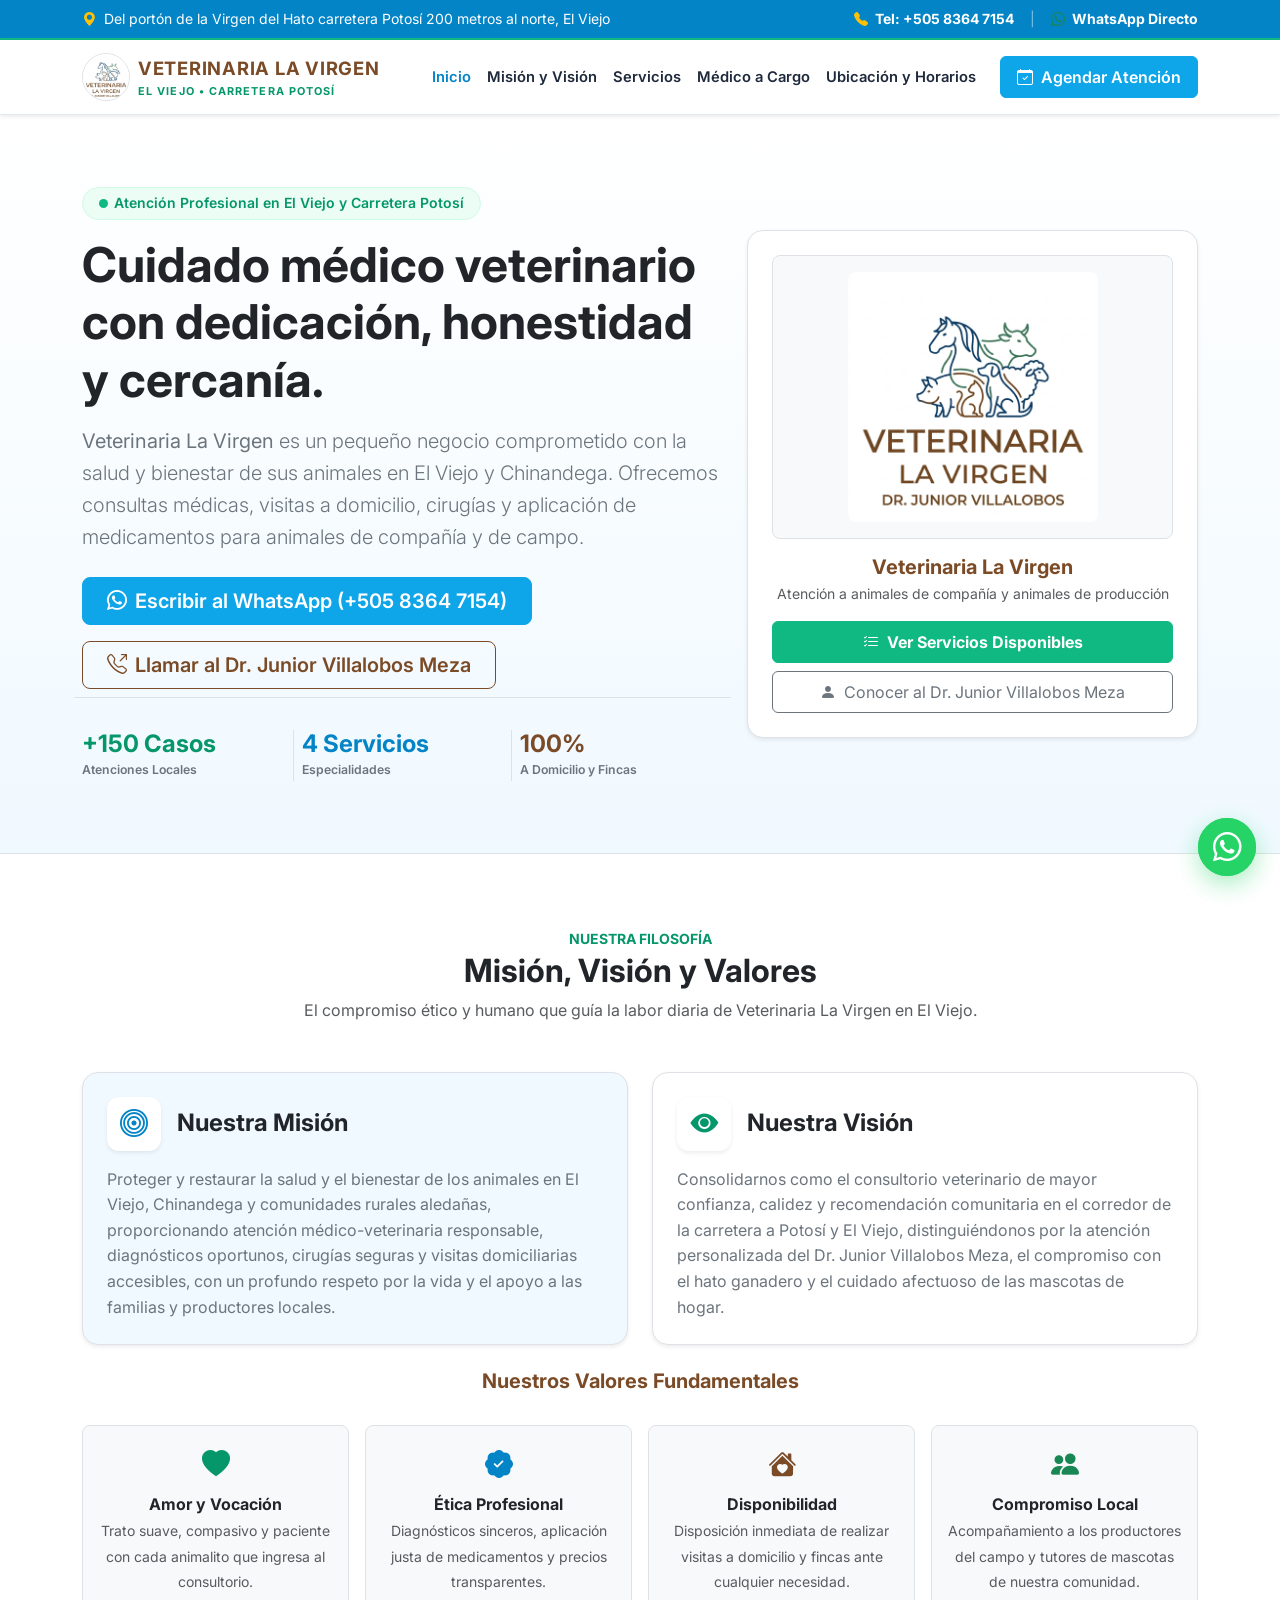
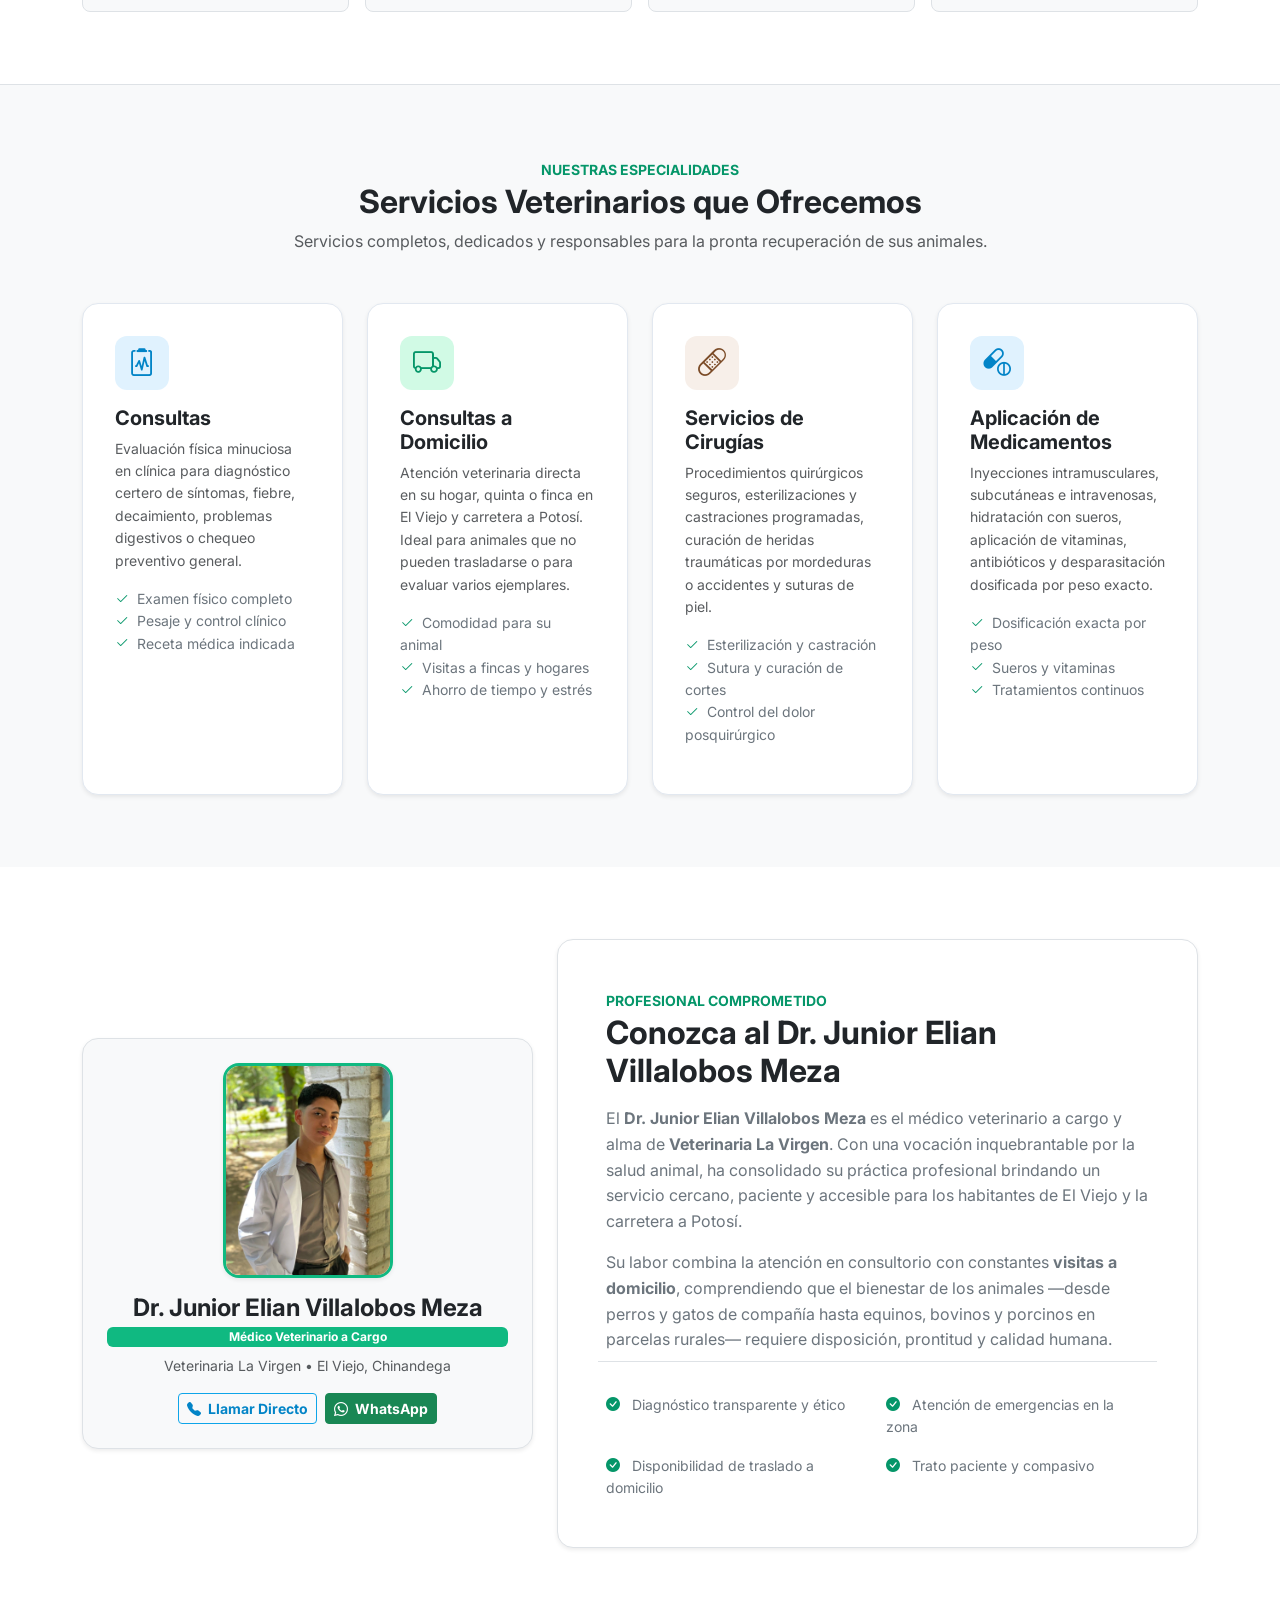
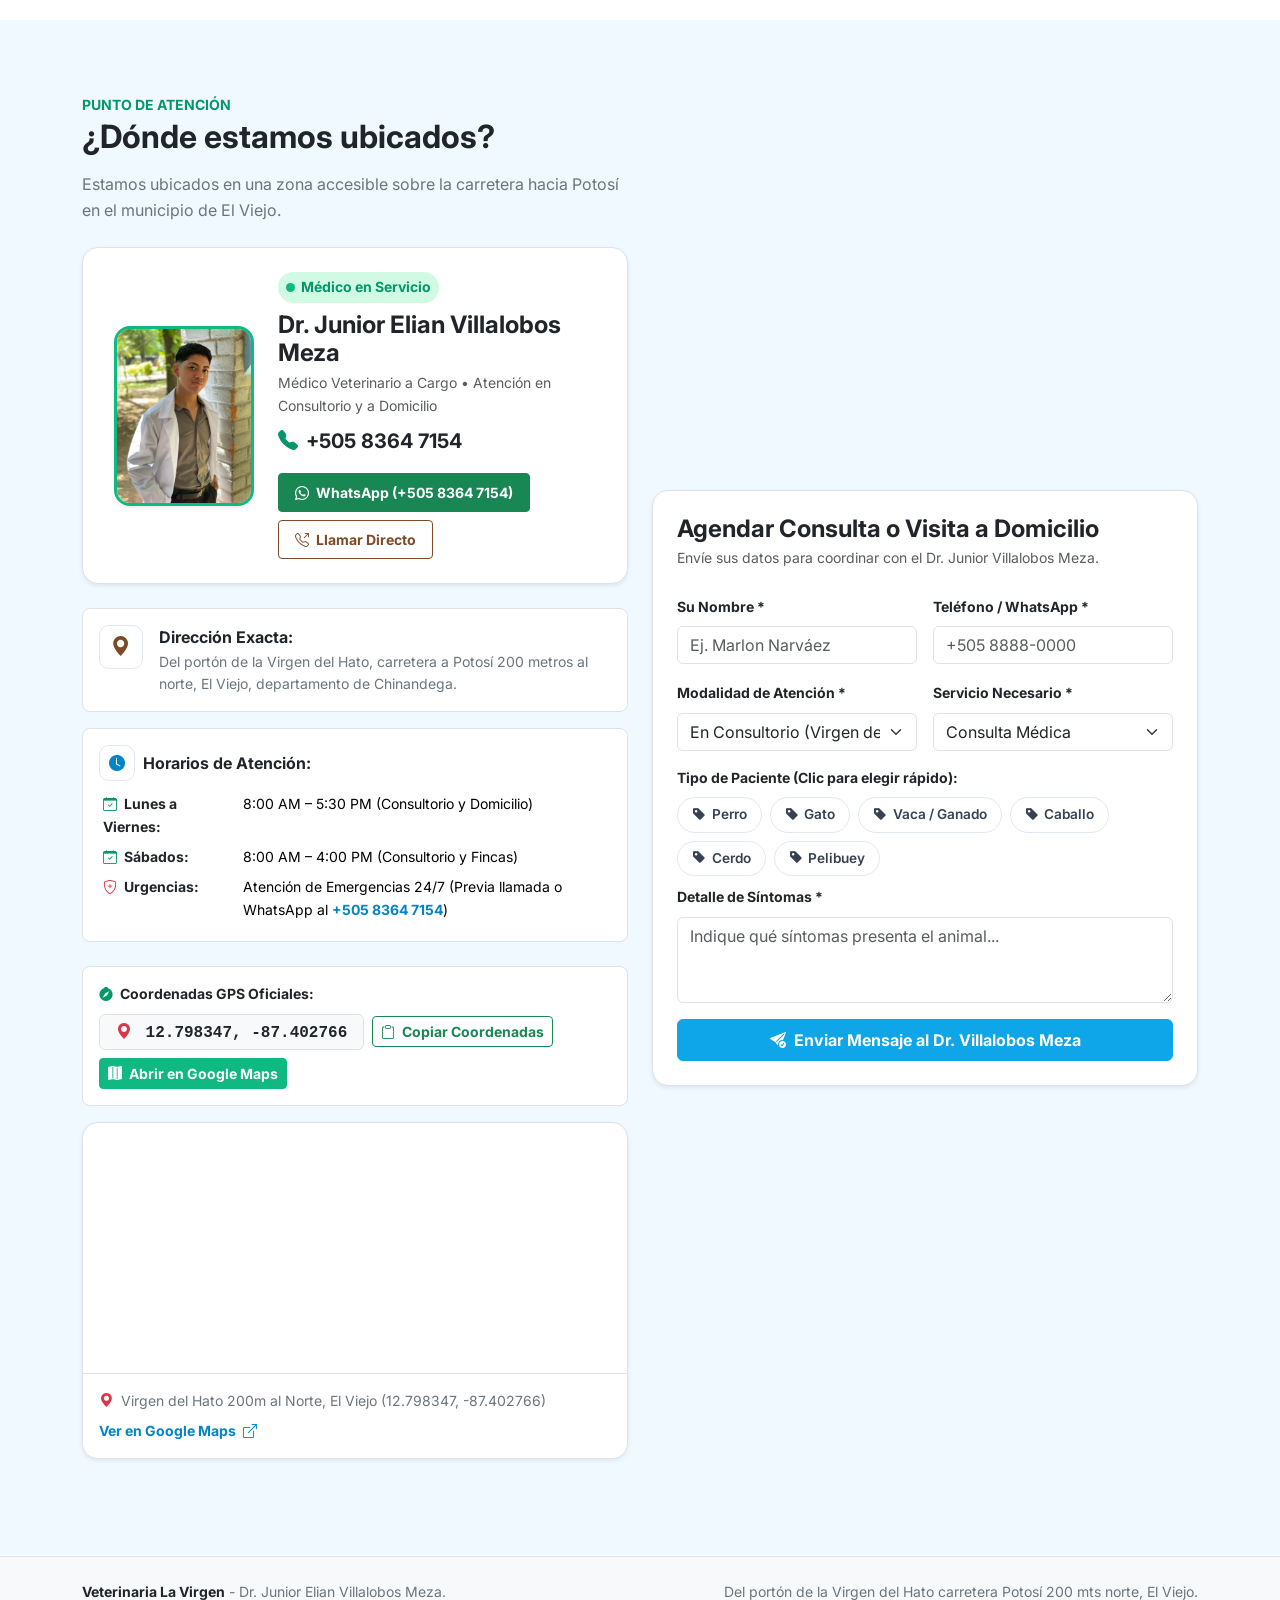
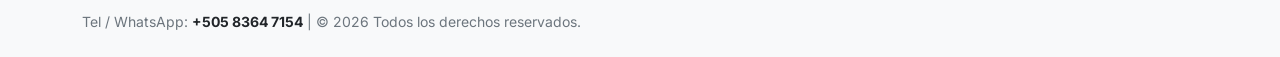
<file: VETERINARIA LA VIRGEN/index.html>
<!DOCTYPE html>
<html lang="es">
<head>
  <meta charset="UTF-8">
  <meta name="viewport" content="width=device-width, initial-scale=1.0">
  <meta name="description" content="Veterinaria La Virgen - Del portón de la Virgen del Hato carretera Potosí 200m norte, El Viejo. Médico a cargo: Dr. Junior Elian Villalobos Meza. Consultas, a domicilio, cirugías y medicamentos.">
  <title>Veterinaria La Virgen | Dr. Junior Elian Villalobos Meza | El Viejo, Chinandega</title>

  <!-- Bootstrap 5 CSS -->
  <link href="https://cdn.jsdelivr.net/npm/bootstrap@5.3.3/dist/css/bootstrap.min.css" rel="stylesheet">
  <!-- Bootstrap Icons -->
  <link rel="stylesheet" href="https://cdn.jsdelivr.net/npm/bootstrap-icons@1.11.3/font/bootstrap-icons.min.css">
  <!-- Google Fonts: Inter -->
  <link rel="preconnect" href="https://fonts.googleapis.com">
  <link rel="preconnect" href="https://fonts.gstatic.com" crossorigin>
  <link href="https://fonts.googleapis.com/css2?family=Inter:wght@400;500;600;700;800&display=swap" rel="stylesheet">

  <link rel="stylesheet" href="style.css">
</head>
<body>

  <!-- Barra Superior de Información y Contacto -->
  <div class="top-vet-bar py-2 text-white">
    <div class="container d-flex flex-wrap justify-content-between align-items-center gap-2 small">
      <div>
        <i class="bi bi-geo-alt-fill text-warning me-1"></i>
        <span>Del portón de la Virgen del Hato carretera Potosí 200 metros al norte, El Viejo</span>
      </div>
      <div class="d-flex align-items-center gap-3">
        <a href="tel:+50583647154" class="text-white text-decoration-none fw-bold">
          <i class="bi bi-telephone-fill text-warning me-1"></i> Tel: +505 8364 7154
        </a>
        <span class="d-none d-md-inline text-white-50">|</span>
        <a href="https://wa.me/50583647154?text=Hola%20Dr.%20Junior%20Villalobos%20Meza,%20necesito%20atenci%C3%B3n%20veterinaria%20en%20El%20Viejo" class="text-decoration-none text-white fw-bold">
          <i class="bi bi-whatsapp text-success me-1"></i> WhatsApp Directo
        </a>
      </div>
    </div>
  </div>

  <!-- Navbar Bootstrap 5 con Logo Oficial -->
  <nav class="navbar navbar-expand-lg sticky-top bg-white navbar-vet shadow-sm py-2">
    <div class="container">
      <a class="navbar-brand d-flex align-items-center gap-2" href="#inicio">
        <img src="logo.jpg" onerror="this.src='logo.svg'" alt="Logo Veterinaria La Virgen" class="brand-logo-img rounded-circle border" width="48" height="48" style="width: 48px; height: 48px; object-fit: cover;">
        <div class="d-flex flex-column">
          <span class="brand-vet-name fw-bold text-cafe-vet">VETERINARIA LA VIRGEN</span>
          <span class="brand-vet-sub text-verde-dark small">EL VIEJO &bull; CARRETERA POTOSÍ</span>
        </div>
      </a>

      <button class="navbar-toggler" type="button" data-bs-toggle="collapse" data-bs-target="#vetNavContent" aria-controls="vetNavContent" aria-expanded="false" aria-label="Abrir navegación">
        <span class="navbar-toggler-icon"></span>
      </button>

      <div class="collapse navbar-collapse" id="vetNavContent">
        <ul class="navbar-nav ms-auto mb-2 mb-lg-0 align-items-lg-center">
          <li class="nav-item"><a class="nav-link active" href="#inicio">Inicio</a></li>
          <li class="nav-item"><a class="nav-link" href="#identidad">Misión y Visión</a></li>
          <li class="nav-item"><a class="nav-link" href="#servicios">Servicios</a></li>
          <li class="nav-item"><a class="nav-link" href="#medico">Médico a Cargo</a></li>
          <li class="nav-item"><a class="nav-link" href="#ubicacion">Ubicación y Horarios</a></li>
          <li class="nav-item ms-lg-3 mt-2 mt-lg-0">
            <a class="btn btn-celeste text-white px-3 py-2 fw-semibold" href="#citas">
              <i class="bi bi-calendar-check me-1"></i> Agendar Atención
            </a>
          </li>
        </ul>
      </div>
    </div>
  </nav>

  <!-- Hero Section -->
  <header class="hero-vet py-5" id="inicio">
    <div class="container py-lg-4">
      <div class="row align-items-center g-4">
        <div class="col-lg-7">
          <div class="d-inline-flex align-items-center px-3 py-1 rounded-pill badge-vet mb-3">
            <span class="vet-live-dot"></span>
            <span class="small fw-semibold">Atención Profesional en El Viejo y Carretera Potosí</span>
          </div>

          <h1 class="display-5 fw-bold text-dark mb-3">
            Cuidado médico veterinario con dedicación, honestidad y cercanía.
          </h1>

          <p class="lead text-secondary mb-4">
            <strong>Veterinaria La Virgen</strong> es un pequeño negocio comprometido con la salud y bienestar de sus animales en El Viejo y Chinandega. Ofrecemos consultas médicas, visitas a domicilio, cirugías y aplicación de medicamentos para animales de compañía y de campo.
          </p>

          <div class="d-flex flex-wrap gap-3 mb-4">
            <a href="https://wa.me/50583647154?text=Hola%20Dr.%20Junior%20Villalobos%20Meza,%20deseo%20agendar%20una%20consulta" class="btn btn-celeste btn-lg px-4 fw-semibold text-white">
              <i class="bi bi-whatsapp me-2"></i>Escribir al WhatsApp (+505 8364 7154)
            </a>
            <a href="tel:+50583647154" class="btn btn-outline-cafe btn-lg px-4 fw-semibold">
              <i class="bi bi-telephone-outbound me-2"></i>Llamar al Dr. Junior Villalobos Meza
            </a>
          </div>

          <!-- Puntos Claves y Contadores Animados -->
          <div class="row pt-3 border-top g-3 small">
            <div class="col-4 text-center text-sm-start">
              <h4 class="fw-bold text-verde-dark mb-0">+<span class="counter-number" data-target="150" data-suffix=" Casos">150</span></h4>
              <small class="text-secondary fw-semibold">Atenciones Locales</small>
            </div>
            <div class="col-4 text-center text-sm-start border-start border-end">
              <h4 class="fw-bold text-celeste-dark mb-0"><span class="counter-number" data-target="4" data-suffix=" Servicios">4</span></h4>
              <small class="text-secondary fw-semibold">Especialidades</small>
            </div>
            <div class="col-4 text-center text-sm-start">
              <h4 class="fw-bold text-cafe-vet mb-0"><span class="counter-number" data-target="100" data-suffix="%">100%</span></h4>
              <small class="text-secondary fw-semibold">A Domicilio y Fincas</small>
            </div>
          </div>
        </div>

        <div class="col-lg-5 text-center">
          <div class="card border rounded-4 shadow-sm p-4 bg-white">
            <div class="logo-display-frame p-3 bg-light rounded-3 mb-3 border">
              <img src="logo.jpg" onerror="this.src='logo.svg'" alt="Veterinaria La Virgen - Logo Oficial" class="img-fluid rounded-3" style="max-height: 250px;">
            </div>
            <h5 class="fw-bold text-cafe-vet mb-1">Veterinaria La Virgen</h5>
            <p class="small text-muted mb-3">Atención a animales de compañía y animales de producción</p>
            <div class="d-grid gap-2">
              <a href="#servicios" class="btn btn-verde text-white fw-bold py-2">
                <i class="bi bi-list-check me-1"></i> Ver Servicios Disponibles
              </a>
              <a href="#medico" class="btn btn-outline-secondary small py-2">
                <i class="bi bi-person-fill me-1"></i> Conocer al Dr. Junior Villalobos Meza
              </a>
            </div>
          </div>
        </div>
      </div>
    </div>
  </header>

  <!-- SECCIÓN: MISIÓN, VISIÓN Y VALORES -->
  <section class="py-5 bg-white border-top border-bottom reveal-on-scroll" id="identidad">
    <div class="container py-lg-4">
      <div class="text-center max-w-700 mx-auto mb-5">
        <span class="text-verde-dark text-uppercase fw-bold small">Nuestra Filosofía</span>
        <h2 class="fw-bold text-dark">Misión, Visión y Valores</h2>
        <p class="text-muted">El compromiso ético y humano que guía la labor diaria de Veterinaria La Virgen en El Viejo.</p>
      </div>

      <div class="row g-4 mb-4">
        <!-- Misión -->
        <div class="col-md-6">
          <div class="card h-100 border rounded-4 p-4 shadow-sm bg-celeste-tint">
            <div class="d-flex align-items-center gap-3 mb-3">
              <div class="vet-icon-circle bg-white text-celeste-dark shadow-sm">
                <i class="bi bi-bullseye fs-3"></i>
              </div>
              <h4 class="fw-bold text-dark mb-0">Nuestra Misión</h4>
            </div>
            <p class="text-secondary mb-0">
              Proteger y restaurar la salud y el bienestar de los animales en El Viejo, Chinandega y comunidades rurales aledañas, proporcionando atención médico-veterinaria responsable, diagnósticos oportunos, cirugías seguras y visitas domiciliarias accesibles, con un profundo respeto por la vida y el apoyo a las familias y productores locales.
            </p>
          </div>
        </div>

        <!-- Visión -->
        <div class="col-md-6">
          <div class="card h-100 border rounded-4 p-4 shadow-sm bg-verde-tint">
            <div class="d-flex align-items-center gap-3 mb-3">
              <div class="vet-icon-circle bg-white text-verde-dark shadow-sm">
                <i class="bi bi-eye-fill fs-3"></i>
              </div>
              <h4 class="fw-bold text-dark mb-0">Nuestra Visión</h4>
            </div>
            <p class="text-secondary mb-0">
              Consolidarnos como el consultorio veterinario de mayor confianza, calidez y recomendación comunitaria en el corredor de la carretera a Potosí y El Viejo, distinguiéndonos por la atención personalizada del Dr. Junior Villalobos Meza, el compromiso con el hato ganadero y el cuidado afectuoso de las mascotas de hogar.
            </p>
          </div>
        </div>
      </div>

      <!-- Valores -->
      <div class="row g-3">
        <div class="col-12 text-center mb-2">
          <h5 class="fw-bold text-cafe-vet">Nuestros Valores Fundamentales</h5>
        </div>

        <div class="col-md-3 col-sm-6">
          <div class="p-3 bg-light rounded-3 border h-100 text-center">
            <i class="bi bi-heart-fill text-verde-dark fs-3 mb-2 d-block"></i>
            <h6 class="fw-bold text-dark mb-1">Amor y Vocación</h6>
            <small class="text-muted">Trato suave, compasivo y paciente con cada animalito que ingresa al consultorio.</small>
          </div>
        </div>

        <div class="col-md-3 col-sm-6">
          <div class="p-3 bg-light rounded-3 border h-100 text-center">
            <i class="bi bi-patch-check-fill text-celeste-dark fs-3 mb-2 d-block"></i>
            <h6 class="fw-bold text-dark mb-1">Ética Profesional</h6>
            <small class="text-muted">Diagnósticos sinceros, aplicación justa de medicamentos y precios transparentes.</small>
          </div>
        </div>

        <div class="col-md-3 col-sm-6">
          <div class="p-3 bg-light rounded-3 border h-100 text-center">
            <i class="bi bi-house-heart-fill text-cafe-vet fs-3 mb-2 d-block"></i>
            <h6 class="fw-bold text-dark mb-1">Disponibilidad</h6>
            <small class="text-muted">Disposición inmediata de realizar visitas a domicilio y fincas ante cualquier necesidad.</small>
          </div>
        </div>

        <div class="col-md-3 col-sm-6">
          <div class="p-3 bg-light rounded-3 border h-100 text-center">
            <i class="bi bi-people-fill text-success fs-3 mb-2 d-block"></i>
            <h6 class="fw-bold text-dark mb-1">Compromiso Local</h6>
            <small class="text-muted">Acompañamiento a los productores del campo y tutores de mascotas de nuestra comunidad.</small>
          </div>
        </div>
      </div>
    </div>
  </section>

  <!-- SECCIÓN: SERVICIOS OFICIALES -->
  <section class="py-5 bg-light reveal-on-scroll" id="servicios">
    <div class="container py-lg-4">
      <div class="text-center max-w-700 mx-auto mb-5">
        <span class="text-verde-dark text-uppercase fw-bold small">Nuestras Especialidades</span>
        <h2 class="fw-bold text-dark">Servicios Veterinarios que Ofrecemos</h2>
        <p class="text-muted">Servicios completos, dedicados y responsables para la pronta recuperación de sus animales.</p>
      </div>

      <div class="row g-4">
        <!-- Servicio 1: Consultas Clínicas -->
        <div class="col-md-6 col-lg-3">
          <div class="card h-100 border rounded-4 p-3 vet-card-item shadow-sm bg-white">
            <div class="card-body">
              <div class="vet-icon-circle bg-celeste-light text-celeste-dark mb-3">
                <i class="bi bi-clipboard2-pulse fs-3"></i>
              </div>
              <h5 class="fw-bold text-dark mb-2">Consultas</h5>
              <p class="text-muted small mb-3">
                Evaluación física minuciosa en clínica para diagnóstico certero de síntomas, fiebre, decaimiento, problemas digestivos o chequeo preventivo general.
              </p>
              <ul class="list-unstyled small text-secondary">
                <li><i class="bi bi-check2 text-verde-dark me-1"></i> Examen físico completo</li>
                <li><i class="bi bi-check2 text-verde-dark me-1"></i> Pesaje y control clínico</li>
                <li><i class="bi bi-check2 text-verde-dark me-1"></i> Receta médica indicada</li>
              </ul>
            </div>
          </div>
        </div>

        <!-- Servicio 2: Consultas a Domicilio -->
        <div class="col-md-6 col-lg-3">
          <div class="card h-100 border rounded-4 p-3 vet-card-item shadow-sm bg-white">
            <div class="card-body">
              <div class="vet-icon-circle bg-verde-light text-verde-dark mb-3">
                <i class="bi bi-truck fs-3"></i>
              </div>
              <h5 class="fw-bold text-dark mb-2">Consultas a Domicilio</h5>
              <p class="text-muted small mb-3">
                Atención veterinaria directa en su hogar, quinta o finca en El Viejo y carretera a Potosí. Ideal para animales que no pueden trasladarse o para evaluar varios ejemplares.
              </p>
              <ul class="list-unstyled small text-secondary">
                <li><i class="bi bi-check2 text-verde-dark me-1"></i> Comodidad para su animal</li>
                <li><i class="bi bi-check2 text-verde-dark me-1"></i> Visitas a fincas y hogares</li>
                <li><i class="bi bi-check2 text-verde-dark me-1"></i> Ahorro de tiempo y estrés</li>
              </ul>
            </div>
          </div>
        </div>

        <!-- Servicio 3: Cirugías -->
        <div class="col-md-6 col-lg-3">
          <div class="card h-100 border rounded-4 p-3 vet-card-item shadow-sm bg-white">
            <div class="card-body">
              <div class="vet-icon-circle bg-cafe-light text-cafe-vet mb-3">
                <i class="bi bi-bandaid fs-3"></i>
              </div>
              <h5 class="fw-bold text-dark mb-2">Servicios de Cirugías</h5>
              <p class="text-muted small mb-3">
                Procedimientos quirúrgicos seguros, esterilizaciones y castraciones programadas, curación de heridas traumáticas por mordeduras o accidentes y suturas de piel.
              </p>
              <ul class="list-unstyled small text-secondary">
                <li><i class="bi bi-check2 text-verde-dark me-1"></i> Esterilización y castración</li>
                <li><i class="bi bi-check2 text-verde-dark me-1"></i> Sutura y curación de cortes</li>
                <li><i class="bi bi-check2 text-verde-dark me-1"></i> Control del dolor posquirúrgico</li>
              </ul>
            </div>
          </div>
        </div>

        <!-- Servicio 4: Aplicación de Medicamentos -->
        <div class="col-md-6 col-lg-3">
          <div class="card h-100 border rounded-4 p-3 vet-card-item shadow-sm bg-white">
            <div class="card-body">
              <div class="vet-icon-circle bg-celeste-light text-celeste-dark mb-3">
                <i class="bi bi-capsule-pill fs-3"></i>
              </div>
              <h5 class="fw-bold text-dark mb-2">Aplicación de Medicamentos</h5>
              <p class="text-muted small mb-3">
                Inyecciones intramusculares, subcutáneas e intravenosas, hidratación con sueros, aplicación de vitaminas, antibióticos y desparasitación dosificada por peso exacto.
              </p>
              <ul class="list-unstyled small text-secondary">
                <li><i class="bi bi-check2 text-verde-dark me-1"></i> Dosificación exacta por peso</li>
                <li><i class="bi bi-check2 text-verde-dark me-1"></i> Sueros y vitaminas</li>
                <li><i class="bi bi-check2 text-verde-dark me-1"></i> Tratamientos continuos</li>
              </ul>
            </div>
          </div>
        </div>
      </div>
    </div>
  </section>



  <!-- Biografía del Médico Veterinario a Cargo -->
  <section class="py-5 bg-white reveal-on-scroll" id="medico">
    <div class="container py-lg-4">
      <div class="row align-items-center g-4">
        <div class="col-lg-5 text-center">
          <div class="card border rounded-4 shadow-sm p-4 bg-light">
            <div class="doctor-photo-frame mx-auto mb-3 shadow-sm rounded-4 overflow-hidden border border-3 border-verde position-relative" style="width: 170px; height: 215px;">
              <img src="dr_junior_elian.jpg" alt="Dr. Junior Elian Villalobos Meza - Médico Veterinario a Cargo" class="w-100 h-100" style="object-fit: cover; object-position: top center;">
            </div>
            <h4 class="fw-bold text-dark mb-1">Dr. Junior Elian Villalobos Meza</h4>
            <span class="badge bg-verde text-white mb-2">Médico Veterinario a Cargo</span>
            <small class="text-muted d-block mb-3">Veterinaria La Virgen &bull; El Viejo, Chinandega</small>
            <div class="d-flex justify-content-center gap-2">
              <a href="tel:+50583647154" class="btn btn-outline-celeste btn-sm fw-bold">
                <i class="bi bi-telephone-fill me-1"></i> Llamar Directo
              </a>
              <a href="https://wa.me/50583647154?text=Hola%20Dr.%20Junior%20Villalobos%20Meza" class="btn btn-success btn-sm fw-bold">
                <i class="bi bi-whatsapp me-1"></i> WhatsApp
              </a>
            </div>
          </div>
        </div>

        <div class="col-lg-7">
          <div class="p-4 p-md-5 bg-white rounded-4 shadow-sm border">
            <span class="text-verde-dark text-uppercase fw-bold small">Profesional Comprometido</span>
            <h2 class="fw-bold text-dark mb-3">Conozca al Dr. Junior Elian Villalobos Meza</h2>
            
            <p class="text-secondary mb-3">
              El <strong>Dr. Junior Elian Villalobos Meza</strong> es el médico veterinario a cargo y alma de <strong>Veterinaria La Virgen</strong>. Con una vocación inquebrantable por la salud animal, ha consolidado su práctica profesional brindando un servicio cercano, paciente y accesible para los habitantes de El Viejo y la carretera a Potosí.
            </p>

            <p class="text-secondary mb-4">
              Su labor combina la atención en consultorio con constantes <strong>visitas a domicilio</strong>, comprendiendo que el bienestar de los animales —desde perros y gatos de compañía hasta equinos, bovinos y porcinos en parcelas rurales— requiere disposición, prontitud y calidad humana.
            </p>

            <div class="row g-3 border-top pt-3 small text-secondary">
              <div class="col-sm-6">
                <i class="bi bi-check-circle-fill text-verde-dark me-2"></i> Diagnóstico transparente y ético
              </div>
              <div class="col-sm-6">
                <i class="bi bi-check-circle-fill text-verde-dark me-2"></i> Atención de emergencias en la zona
              </div>
              <div class="col-sm-6">
                <i class="bi bi-check-circle-fill text-verde-dark me-2"></i> Disponibilidad de traslado a domicilio
              </div>
              <div class="col-sm-6">
                <i class="bi bi-check-circle-fill text-verde-dark me-2"></i> Trato paciente y compasivo
              </div>
            </div>
          </div>
        </div>
      </div>
    </div>
  </section>

  <!-- Ubicación y Agendamiento -->
  <section class="py-5 bg-celeste-tint reveal-on-scroll" id="ubicacion">
    <div class="container py-lg-4">
      <div class="row g-4 align-items-center">
        <div class="col-lg-6">
          <span class="text-verde-dark text-uppercase fw-bold small">Punto de Atención</span>
          <h2 class="fw-bold text-dark mb-3">¿Dónde estamos ubicados?</h2>
          <p class="text-secondary mb-4">
            Estamos ubicados en una zona accesible sobre la carretera hacia Potosí en el municipio de El Viejo.
          </p>

          <!-- Tarjeta de Contacto Directo con el Dr. Junior Elian Villalobos Meza con su Foto Real -->
          <div class="card border rounded-4 shadow-sm p-4 bg-white mb-4">
            <div class="row align-items-center g-3">
              <div class="col-sm-5 col-md-4 text-center">
                <div class="doctor-contact-photo-frame mx-auto shadow-sm rounded-4 overflow-hidden border border-3 border-verde position-relative" style="width: 140px; height: 180px;">
                  <img src="dr_junior_elian.jpg" alt="Dr. Junior Elian Villalobos Meza - Contacto Oficial" class="w-100 h-100" style="object-fit: cover; object-position: top center;">
                </div>
              </div>
              <div class="col-sm-7 col-md-8">
                <div class="d-inline-flex align-items-center px-2 py-1 rounded-pill bg-verde-light text-verde-dark small fw-bold mb-2">
                  <span class="vet-live-dot"></span> Médico en Servicio
                </div>
                <h4 class="fw-bold text-dark mb-1">Dr. Junior Elian Villalobos Meza</h4>
                <p class="small text-muted mb-2">Médico Veterinario a Cargo &bull; Atención en Consultorio y a Domicilio</p>
                <div class="d-flex align-items-center gap-2 mb-3">
                  <i class="bi bi-telephone-fill text-verde-dark fs-5"></i>
                  <a href="tel:+50583647154" class="text-dark fw-bold text-decoration-none fs-5">
                    +505 8364 7154
                  </a>
                </div>
                <div class="d-flex flex-wrap gap-2">
                  <a href="https://wa.me/50583647154?text=Hola%20Dr.%20Junior%20Villalobos%20Meza,%20necesito%20atenci%C3%B3n%20veterinaria%20en%20El%20Viejo" class="btn btn-success btn-sm fw-bold px-3 py-2">
                    <i class="bi bi-whatsapp me-1"></i> WhatsApp (+505 8364 7154)
                  </a>
                  <a href="tel:+50583647154" class="btn btn-outline-cafe btn-sm fw-bold px-3 py-2">
                    <i class="bi bi-telephone-outbound me-1"></i> Llamar Directo
                  </a>
                </div>
              </div>
            </div>
          </div>

          <!-- Dirección Exacta -->
          <div class="d-flex align-items-start gap-3 mb-3 p-3 bg-white rounded-3 border">
            <div class="location-icon-box">
              <i class="bi bi-geo-alt-fill text-cafe-vet"></i>
            </div>
            <div>
              <strong class="text-dark d-block">Dirección Exacta:</strong>
              <p class="text-secondary small mb-0">
                Del portón de la Virgen del Hato, carretera a Potosí 200 metros al norte, El Viejo, departamento de Chinandega.
              </p>
            </div>
          </div>

          <!-- Horarios de Atención Oficiales -->
          <div class="p-3 bg-white rounded-3 border mb-4">
            <div class="d-flex align-items-center gap-2 mb-2">
              <div class="location-icon-box" style="width: 36px; height: 36px;">
                <i class="bi bi-clock-fill text-celeste-dark fs-6"></i>
              </div>
              <strong class="text-dark">Horarios de Atención:</strong>
            </div>
            <div class="table-responsive small">
              <table class="table table-sm table-borderless mb-0 text-secondary">
                <tbody>
                  <tr>
                    <td class="fw-bold text-dark py-1" style="width: 140px;"><i class="bi bi-calendar-check text-verde-dark me-1"></i> Lunes a Viernes:</td>
                    <td class="py-1">8:00 AM &ndash; 5:30 PM (Consultorio y Domicilio)</td>
                  </tr>
                  <tr>
                    <td class="fw-bold text-dark py-1"><i class="bi bi-calendar-check text-verde-dark me-1"></i> Sábados:</td>
                    <td class="py-1">8:00 AM &ndash; 4:00 PM (Consultorio y Fincas)</td>
                  </tr>
                  <tr>
                    <td class="fw-bold text-dark py-1"><i class="bi bi-shield-plus text-danger me-1"></i> Urgencias:</td>
                    <td class="py-1">Atención de Emergencias 24/7 (Previa llamada o WhatsApp al <a href="tel:+50583647154" class="fw-bold text-celeste-dark text-decoration-none">+505 8364 7154</a>)</td>
                  </tr>
                </tbody>
              </table>
            </div>
          </div>

          <!-- Coordenadas GPS Oficiales y Botón de Copiado -->
          <div class="p-3 bg-white rounded-3 border mb-3">
            <div class="small fw-bold text-dark mb-2">
              <i class="bi bi-compass-fill text-verde-dark me-1"></i> Coordenadas GPS Oficiales:
            </div>
            <div class="d-flex flex-wrap align-items-center gap-2">
              <span class="badge bg-light text-dark border px-3 py-2 fs-6 font-monospace">
                <i class="bi bi-geo-alt-fill text-danger me-1"></i> 12.798347, -87.402766
              </span>
              <button type="button" class="btn btn-outline-success btn-sm fw-bold" id="btnCopyGpsVet" onclick="copiarCoordenadasVet()">
                <i class="bi bi-clipboard me-1"></i> Copiar Coordenadas
              </button>
              <a href="https://www.google.com/maps?q=12.798346682019282,-87.40276618861616" target="_blank" rel="noopener" class="btn btn-verde btn-sm text-white fw-bold">
                <i class="bi bi-map-fill me-1"></i> Abrir en Google Maps
              </a>
            </div>
          </div>

          <!-- Mapa Interactivo de Ubicación -->
          <div class="rounded-4 overflow-hidden shadow-sm border bg-white mb-4">
            <iframe 
              src="https://maps.google.com/maps?q=12.798346682019282,-87.40276618861616&t=&z=16&ie=UTF8&iwloc=&output=embed" 
              width="100%" 
              height="250" 
              style="border:0; display:block;" 
              allowfullscreen="" 
              loading="lazy" 
              referrerpolicy="no-referrer-when-downgrade"
              title="Mapa de Ubicación Exacta de Veterinaria La Virgen">
            </iframe>
            <div class="p-3 bg-white d-flex flex-wrap justify-content-between align-items-center gap-2 small border-top">
              <span class="text-secondary"><i class="bi bi-geo-alt-fill text-danger me-1"></i> Virgen del Hato 200m al Norte, El Viejo (12.798347, -87.402766)</span>
              <a href="https://www.google.com/maps?q=12.798346682019282,-87.40276618861616" target="_blank" rel="noopener" class="text-celeste-dark text-decoration-none fw-bold">
                Ver en Google Maps <i class="bi bi-box-arrow-up-right ms-1"></i>
              </a>
            </div>
          </div>
        </div>

        <div class="col-lg-6" id="citas">
          <div class="card border rounded-4 shadow-sm p-4 bg-white">
            <h4 class="fw-bold text-dark mb-1">Agendar Consulta o Visita a Domicilio</h4>
            <p class="small text-muted mb-4">Envíe sus datos para coordinar con el Dr. Junior Villalobos Meza.</p>

            <form id="formCitaVet" onsubmit="enviarCitaVet(event)">
              <div class="row g-3 mb-3">
                <div class="col-sm-6">
                  <label for="tutorNombre" class="form-label small fw-bold text-dark">Su Nombre *</label>
                  <input type="text" id="tutorNombre" class="form-control" placeholder="Ej. Marlon Narváez" required>
                </div>
                <div class="col-sm-6">
                  <label for="tutorTelefono" class="form-label small fw-bold text-dark">Teléfono / WhatsApp *</label>
                  <input type="tel" id="tutorTelefono" class="form-control" placeholder="+505 8888-0000" required>
                </div>
              </div>

              <div class="row g-3 mb-3">
                <div class="col-sm-6">
                  <label for="tipoAtencion" class="form-label small fw-bold text-dark">Modalidad de Atención *</label>
                  <select id="tipoAtencion" class="form-select" required>
                    <option value="En Consultorio">En Consultorio (Virgen del Hato)</option>
                    <option value="A Domicilio (El Viejo)">A Domicilio en El Viejo</option>
                    <option value="A Domicilio (Carretera Potosí)">A Domicilio sobre Carretera Potosí</option>
                    <option value="A Domicilio (Chinandega)">A Domicilio en Chinandega</option>
                  </select>
                </div>
                <div class="col-sm-6">
                  <label for="servicioRequerido" class="form-label small fw-bold text-dark">Servicio Necesario *</label>
                  <select id="servicioRequerido" class="form-select" required>
                    <option value="Consulta Médica">Consulta Médica</option>
                    <option value="Aplicación de Medicamentos">Aplicación de Medicamentos</option>
                    <option value="Cirugía o Curación">Cirugía o Curación</option>
                    <option value="Consulta a Domicilio">Consulta a Domicilio</option>
                  </select>
                </div>
              </div>

              <div class="mb-3">
                <label class="form-label small fw-bold text-dark d-block">Tipo de Paciente (Clic para elegir rápido):</label>
                <div class="d-flex flex-wrap gap-2 mb-2">
                  <span class="animal-chip" data-animal="Perro"><i class="bi bi-tag-fill"></i> Perro</span>
                  <span class="animal-chip" data-animal="Gato"><i class="bi bi-tag-fill"></i> Gato</span>
                  <span class="animal-chip" data-animal="Bovino / Vaca"><i class="bi bi-tag-fill"></i> Vaca / Ganado</span>
                  <span class="animal-chip" data-animal="Caballo"><i class="bi bi-tag-fill"></i> Caballo</span>
                  <span class="animal-chip" data-animal="Cerdo"><i class="bi bi-tag-fill"></i> Cerdo</span>
                  <span class="animal-chip" data-animal="Pelibuey"><i class="bi bi-tag-fill"></i> Pelibuey</span>
                </div>
                <label for="animalDetalles" class="form-label small fw-bold text-dark">Detalle de Síntomas *</label>
                <textarea id="animalDetalles" class="form-control" rows="3" placeholder="Indique qué síntomas presenta el animal..." required></textarea>
              </div>

              <button type="submit" class="btn btn-celeste text-white w-100 fw-bold py-2" id="btnSubmitVet">
                <i class="bi bi-send-check-fill me-1"></i> Enviar Mensaje al Dr. Villalobos Meza
              </button>

              <div id="feedbackVet" class="mt-3 text-center small fw-bold text-success d-none">
                <i class="bi bi-check-circle-fill me-1"></i> ¡Mensaje enviado con éxito! El Dr. Junior Villalobos Meza le responderá a la brevedad.
              </div>
            </form>
          </div>
        </div>
      </div>
    </div>
  </section>

  <!-- Footer -->
  <footer class="py-4 bg-light text-secondary border-top">
    <div class="container d-flex flex-wrap justify-content-between align-items-center gap-2 small">
      <div>
        <strong class="text-dark">Veterinaria La Virgen</strong> - Dr. Junior Elian Villalobos Meza.
      </div>
      <div>
        <span>Del portón de la Virgen del Hato carretera Potosí 200 mts norte, El Viejo.</span>
      </div>
      <div>
        Tel / WhatsApp: <a href="tel:+50583647154" class="text-decoration-none text-dark fw-bold">+505 8364 7154</a> | &copy; 2026 Todos los derechos reservados.
      </div>
    </div>
  </footer>

  <!-- Botón Flotante de WhatsApp con Radar -->
  <a href="https://wa.me/50583647154?text=Hola%20Dr.%20Junior%20Villalobos%20Meza,%20necesito%20atenci%C3%B3n%20veterinaria%20en%20El%20Viejo" class="floating-whatsapp-fab" title="Escribir por WhatsApp al Dr. Junior Villalobos Meza" target="_blank" rel="noopener">
    <i class="bi bi-whatsapp"></i>
  </a>

  <!-- Bootstrap 5 Bundle JS -->
  <script src="https://cdn.jsdelivr.net/npm/bootstrap@5.3.3/dist/js/bootstrap.bundle.min.js"></script>
  <script src="script.js"></script>
</body>
</html>
</file>
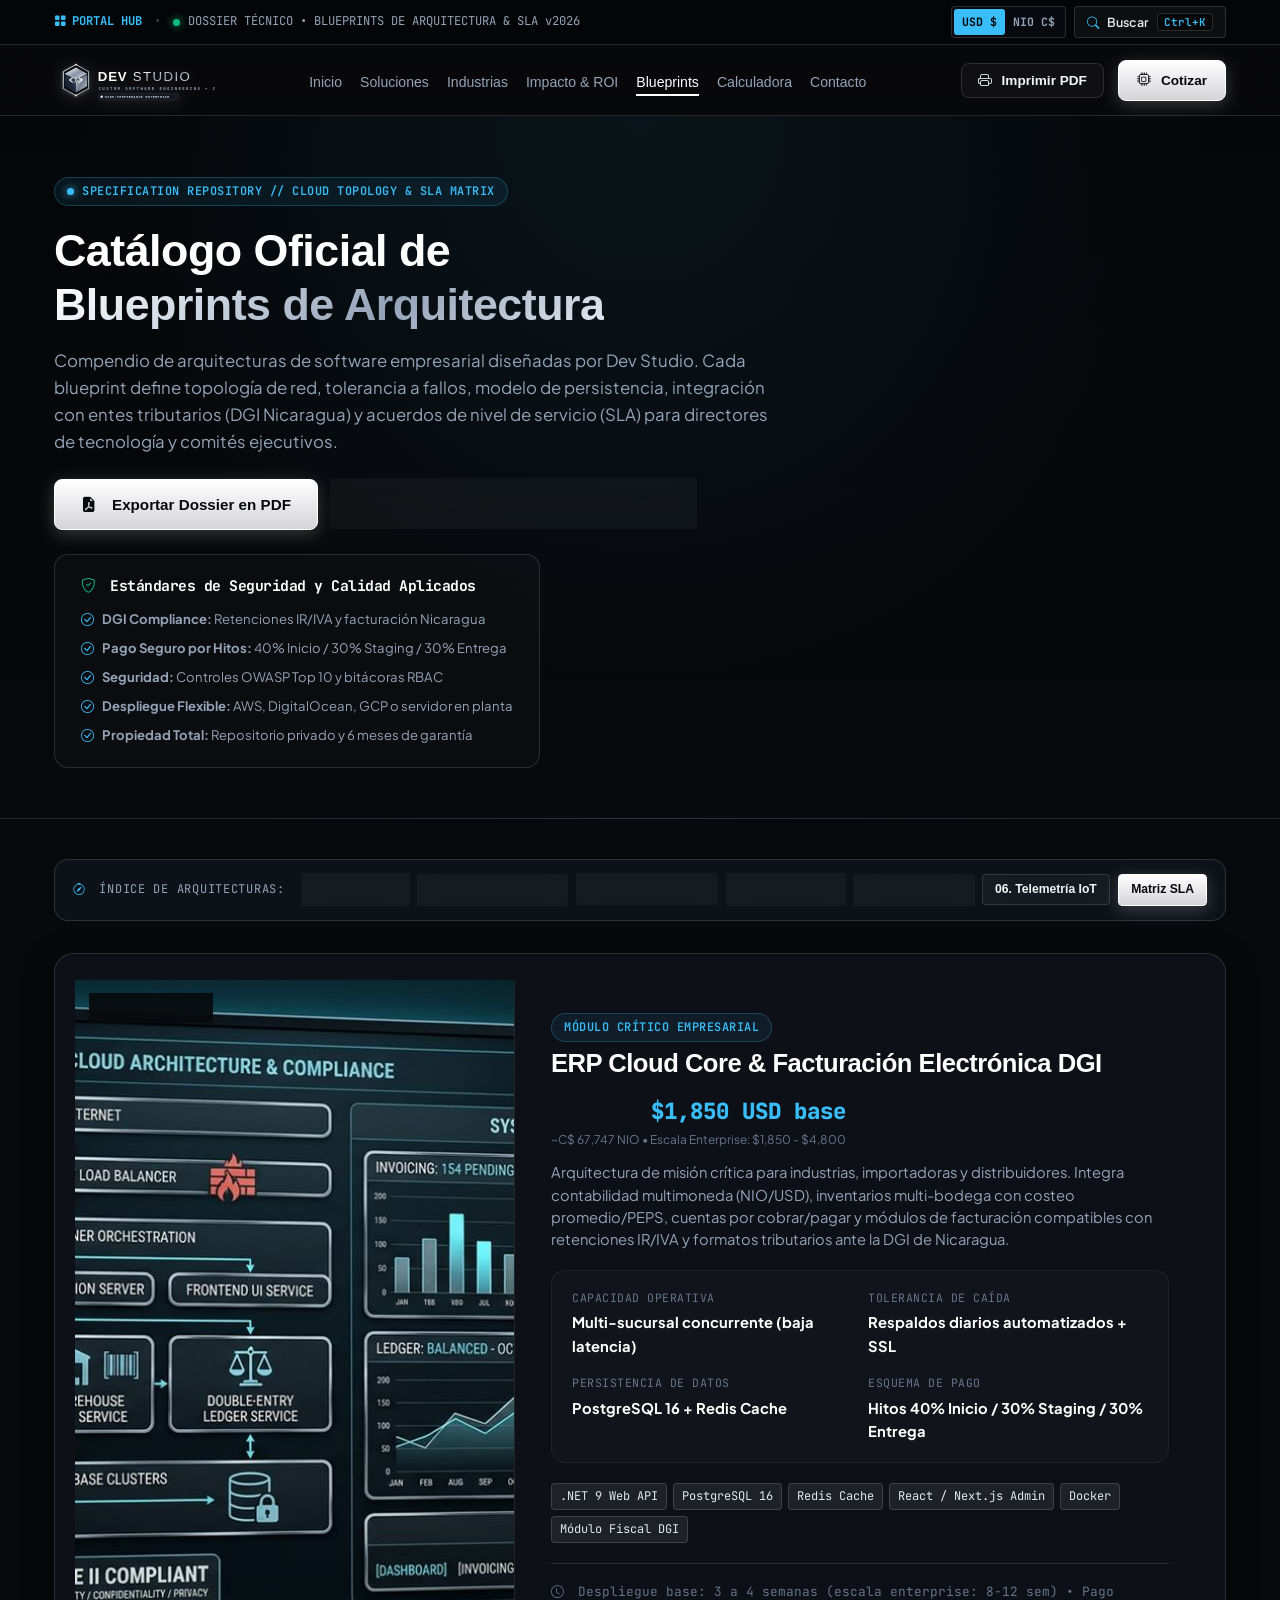
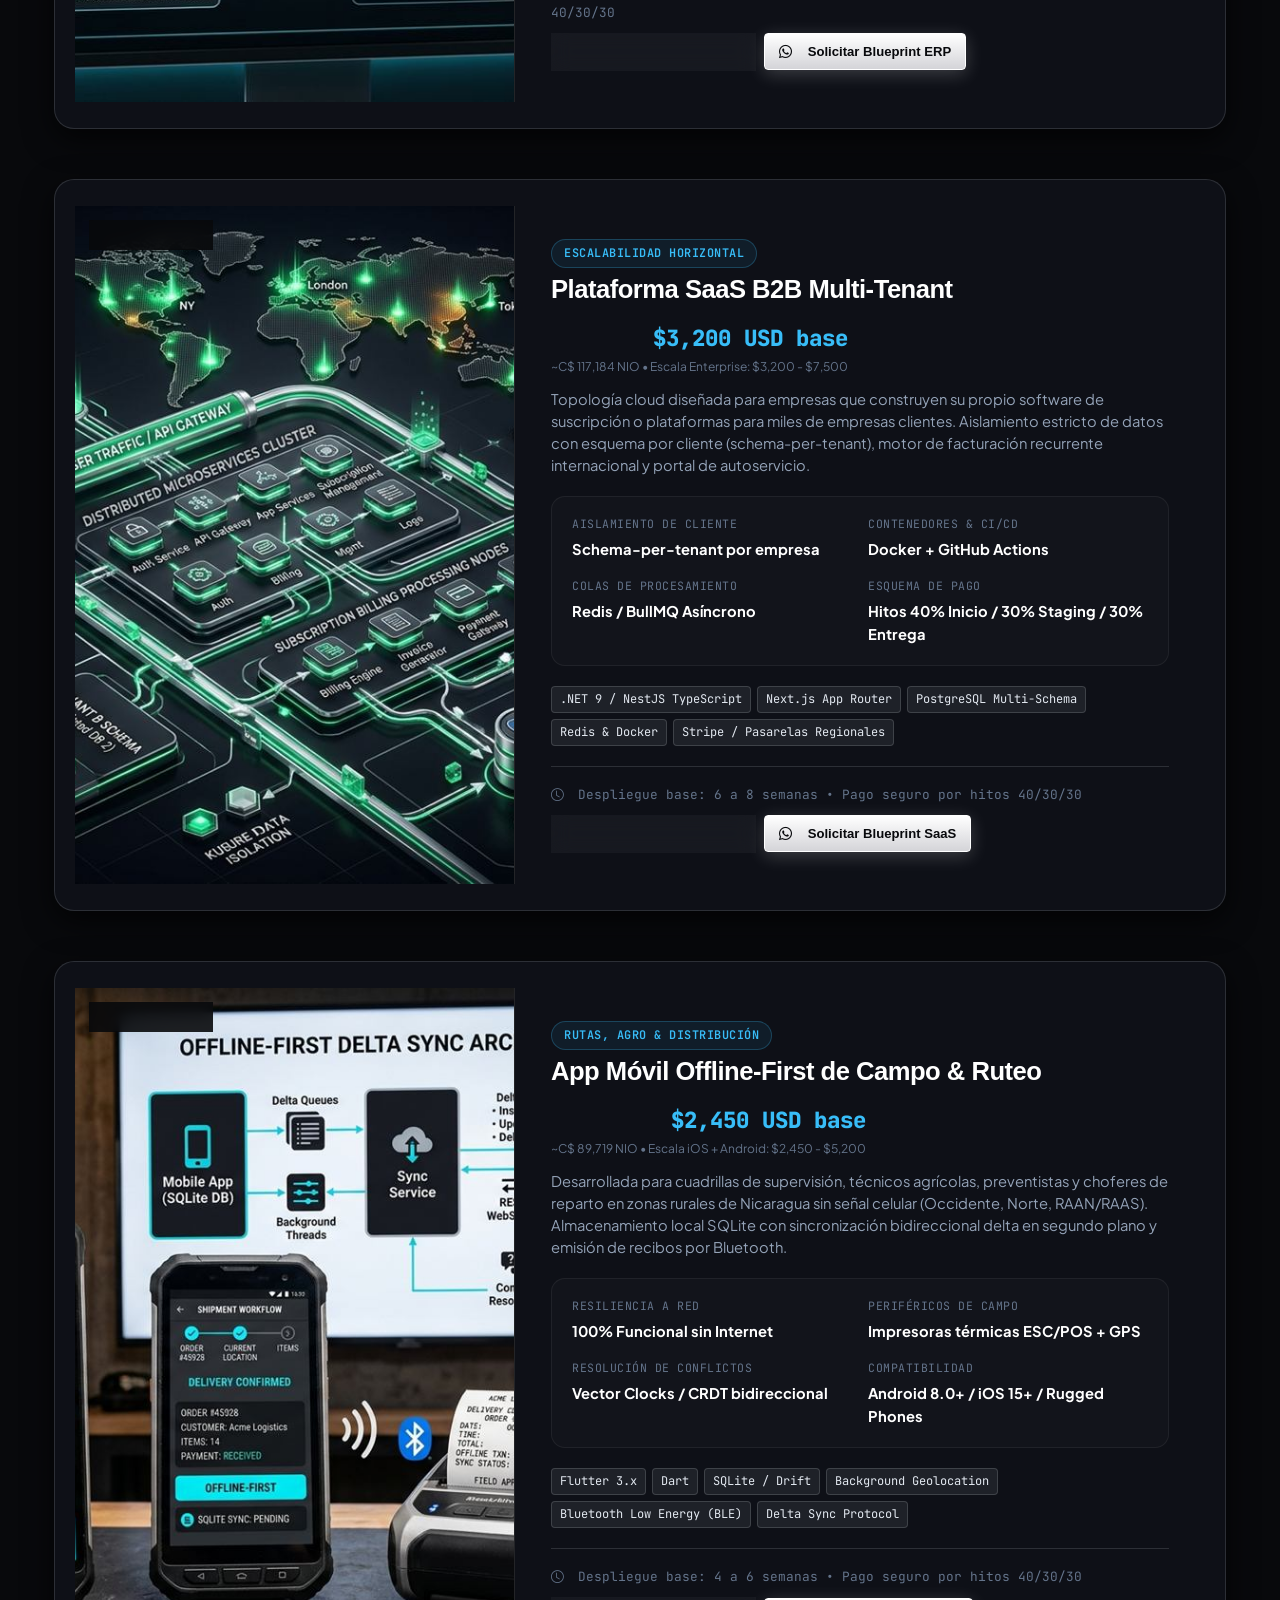
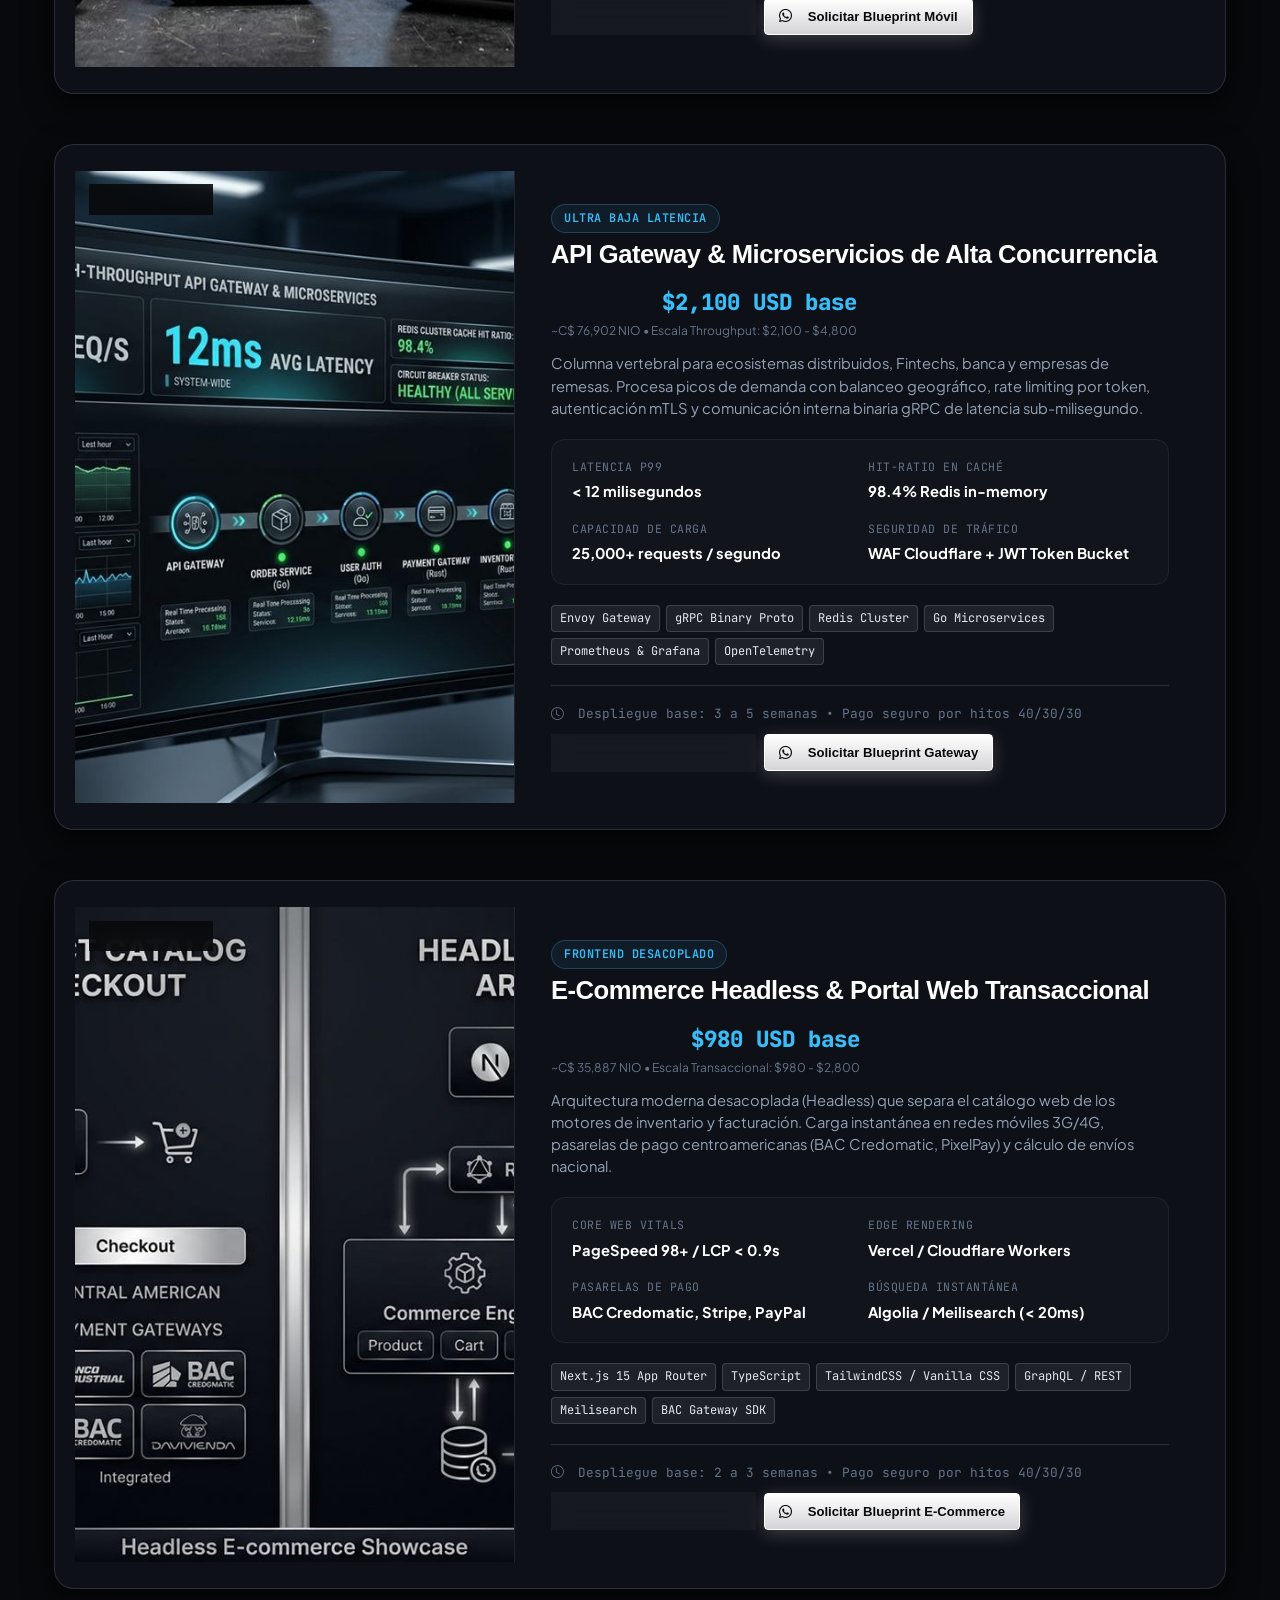
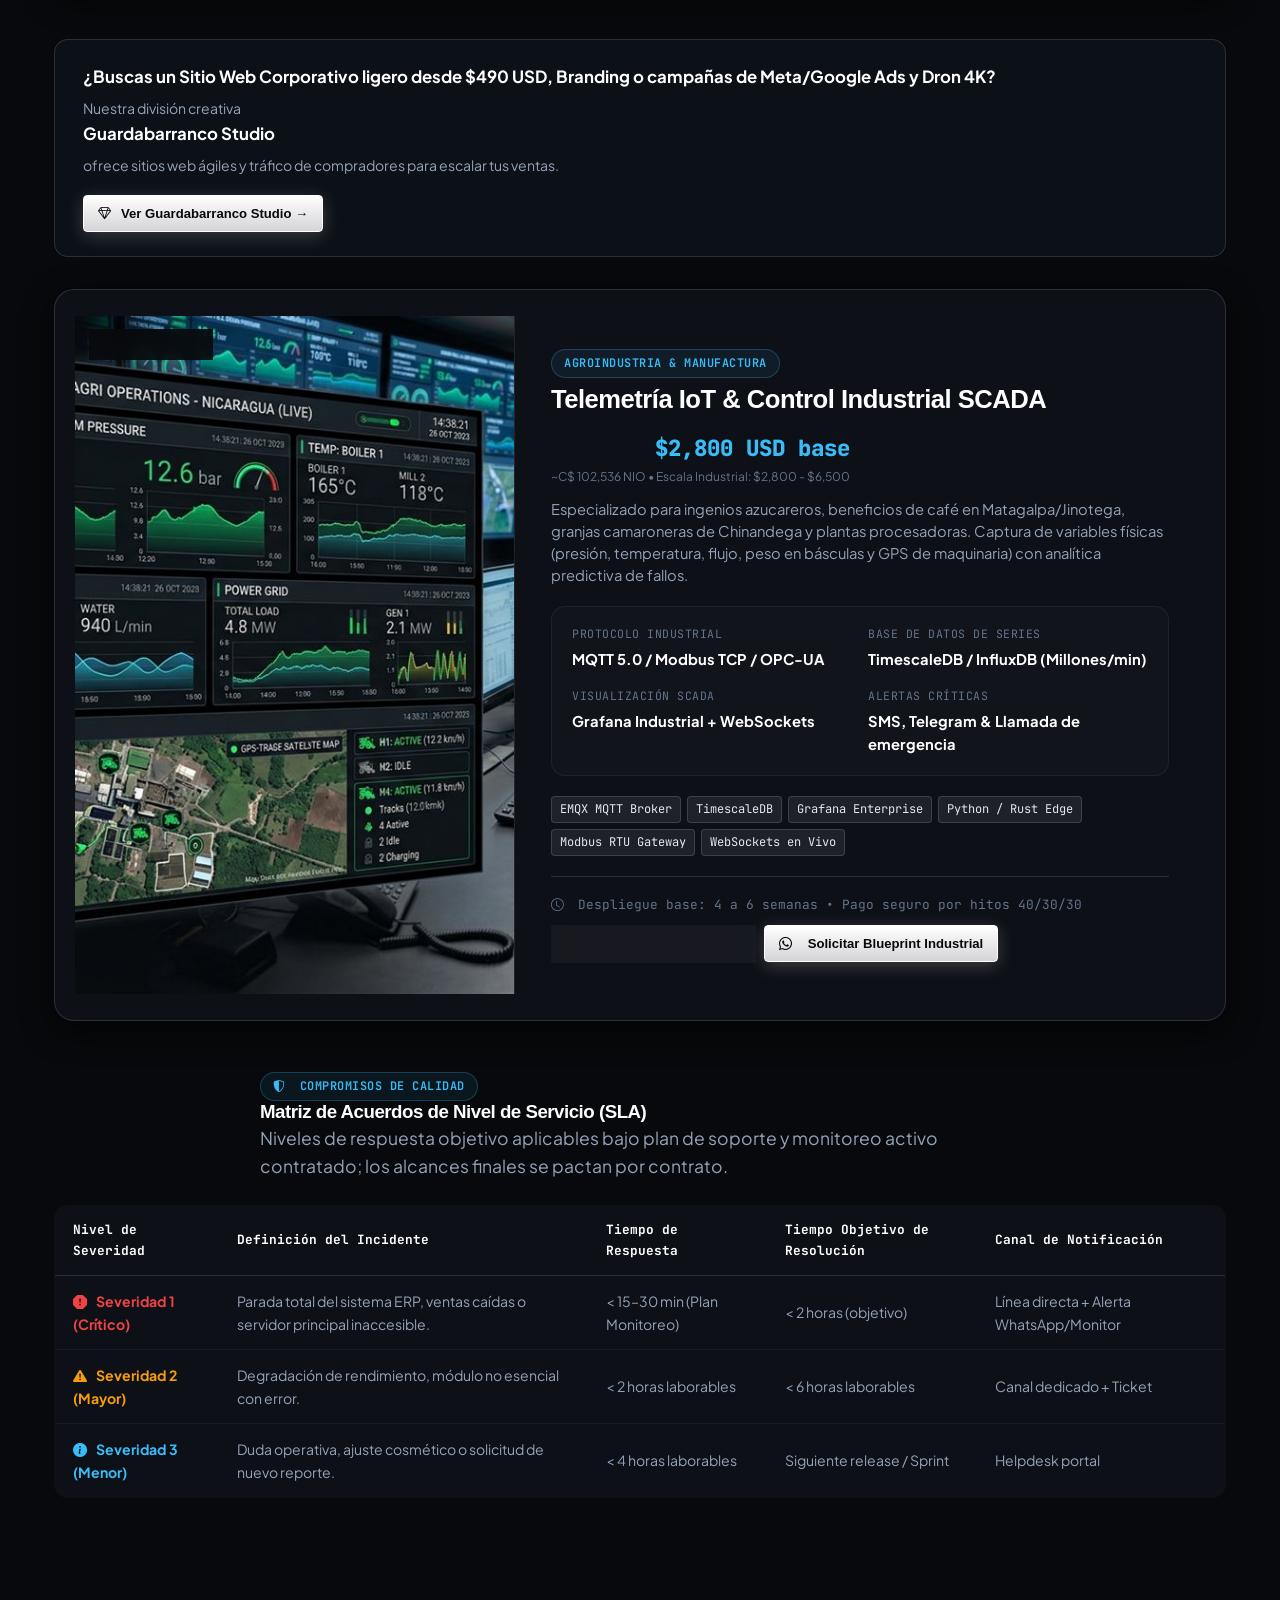
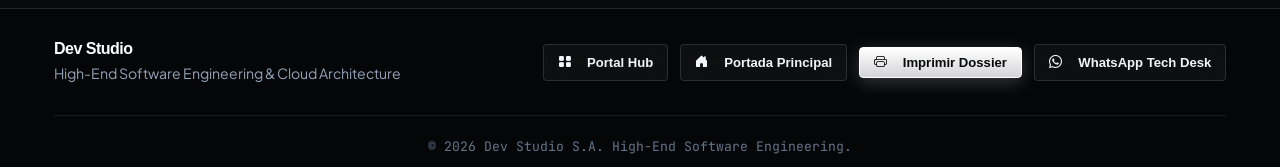
<file: DEV STUDIO/blueprints.html>
<!DOCTYPE html>
<html lang="es">
<head>
  <meta charset="UTF-8">
  <meta name="viewport" content="width=device-width, initial-scale=1.0">
  <title>Dossier de Ingeniería & Blueprints de Arquitectura Cloud 2026 | Dev Studio</title>

  <!-- SEO & Enterprise Meta -->
  <meta name="description" content="Dossier de especificaciones técnicas, topologías cloud y blueprints de software de Dev Studio. Sistemas ERP con DGI, plataformas SaaS multi-tenant, apps offline-first, microservicios y telemetría IoT.">
  <meta name="keywords" content="blueprints software nicaragua, arquitectura cloud dotnet nextjs, erp dgi facturacion electronica, apps offline flutter, dev studio">
  <meta property="og:title" content="Dossier de Arquitectura & Blueprints 2026 | Dev Studio">
  <meta property="og:description" content="Especificaciones de ingeniería, topologías de microservicios y objetivos de disponibilidad (SLA) para juntas directivas y CTOs.">
  <meta property="og:image" content="assets/blueprints/erp-core.jpg">
  <meta property="og:type" content="website">
  <link rel="canonical" href="https://guardabarrancostudio-hub.github.io/pages/DEV%20STUDIO/blueprints.html">

  <!-- Favicon -->
  <link rel="icon" type="image/svg+xml" href="logo.svg">

  <!-- Fonts: Plus Jakarta Sans & JetBrains Mono -->
  <link rel="preconnect" href="https://fonts.googleapis.com">
  <link rel="preconnect" href="https://fonts.gstatic.com" crossorigin>
  <link href="https://fonts.googleapis.com/css2?family=JetBrains+Mono:wght@400;500;600;700;800&family=Plus+Jakarta+Sans:wght@400;500;600;700;800&display=swap" rel="stylesheet">

  <!-- Bootstrap Icons -->
  <link rel="stylesheet" href="https://cdn.jsdelivr.net/npm/bootstrap-icons@1.11.3/font/bootstrap-icons.min.css">

  <!-- Core Stylesheet -->
  <link rel="stylesheet" href="style.css">

  <style>
    /* Estilos Especializados para el Dossier de Ingeniería */
    .dossier-topbar {
      background: #050608;
      border-bottom: 1px solid var(--silver-border);
      padding: 10px 0;
      font-size: 0.82rem;
      font-family: 'JetBrains Mono', monospace;
      color: var(--silver-mid);
    }

    .dossier-topbar .container {
      display: flex;
      justify-content: space-between;
      align-items: center;
      flex-wrap: wrap;
      gap: 12px;
    }

    .blueprint-hero {
      background: radial-gradient(circle at 50% 0%, rgba(56, 189, 248, 0.08) 0%, transparent 60%),
                  linear-gradient(180deg, #050608 0%, #08090C 100%);
      border-bottom: 1px solid var(--silver-border);
      padding: 60px 0 50px;
    }

    .blueprint-card {
      background: var(--bg-card);
      border: 1px solid var(--silver-border);
      border-radius: var(--radius-lg);
      margin-bottom: 50px;
      overflow: hidden;
      box-shadow: var(--shadow-dark);
      transition: var(--tr-normal);
      display: grid;
      grid-template-columns: 440px 1fr;
    }

    @media (max-width: 991px) {
      .blueprint-card {
        grid-template-columns: 1fr;
      }
    }

    .blueprint-card:hover {
      border-color: var(--laser-cyan);
      box-shadow: 0 0 30px rgba(56, 189, 248, 0.15);
      transform: translateY(-2px);
    }

    .blueprint-preview-box {
      position: relative;
      background: #030406;
      border-right: 1px solid var(--silver-border);
      overflow: hidden;
      min-height: 320px;
    }

    @media (max-width: 991px) {
      .blueprint-preview-box {
        border-right: none;
        border-bottom: 1px solid var(--silver-border);
      }
    }

    .blueprint-preview-box img {
      width: 100%;
      height: 100%;
      object-fit: cover;
      display: block;
      transition: transform 0.6s cubic-bezier(0.16, 1, 0.3, 1);
    }

    .blueprint-card:hover .blueprint-preview-box img {
      transform: scale(1.04);
    }

    .blueprint-tag-overlay {
      position: absolute;
      top: 14px;
      left: 14px;
      background: rgba(8, 9, 12, 0.9);
      border: 1px solid var(--silver-border);
      padding: 4px 12px;
      border-radius: var(--radius-xs);
      font-family: 'JetBrains Mono', monospace;
      font-size: 0.75rem;
      color: var(--laser-cyan);
      backdrop-filter: blur(8px);
    }

    .blueprint-body {
      padding: 32px 36px;
      display: flex;
      flex-direction: column;
      justify-content: space-between;
    }

    .blueprint-spec-grid {
      display: grid;
      grid-template-columns: repeat(auto-fit, minmax(220px, 1fr));
      gap: 16px;
      background: rgba(255, 255, 255, 0.02);
      border: 1px solid rgba(255, 255, 255, 0.06);
      border-radius: var(--radius-md);
      padding: 18px 20px;
      margin: 20px 0;
    }

    .spec-item {
      display: flex;
      flex-direction: column;
      gap: 4px;
    }

    .spec-label {
      font-family: 'JetBrains Mono', monospace;
      font-size: 0.72rem;
      color: var(--silver-dark);
      text-transform: uppercase;
      letter-spacing: 0.5px;
    }

    .spec-val {
      font-size: 0.92rem;
      font-weight: 700;
      color: var(--silver-white);
    }

    .stack-badges-wrap {
      display: flex;
      flex-wrap: wrap;
      gap: 6px;
      margin-top: 14px;
    }

    .stack-badge {
      background: rgba(226, 232, 240, 0.08);
      border: 1px solid rgba(226, 232, 240, 0.16);
      color: var(--silver-light);
      font-family: 'JetBrains Mono', monospace;
      font-size: 0.75rem;
      padding: 3px 8px;
      border-radius: var(--radius-xs);
    }

    .sla-table {
      width: 100%;
      border-collapse: collapse;
      font-size: 0.88rem;
      background: var(--bg-card);
      border: 1px solid var(--silver-border);
      border-radius: var(--radius-md);
      overflow: hidden;
      margin-top: 25px;
    }

    .sla-table th {
      background: #0D1017;
      color: var(--silver-white);
      padding: 14px 18px;
      font-family: 'JetBrains Mono', monospace;
      font-size: 0.8rem;
      border-bottom: 1px solid var(--silver-border);
      text-align: left;
    }

    .sla-table td {
      padding: 14px 18px;
      border-bottom: 1px solid rgba(255, 255, 255, 0.05);
      color: var(--silver-mid);
    }

    .sla-table tr:hover td {
      background: rgba(255, 255, 255, 0.02);
      color: var(--silver-white);
    }

    /* Reglas de Impresión / Whitepaper Mode */
    @media print {
      body {
        background: #FFFFFF !important;
        color: #000000 !important;
      }

      .dossier-topbar,
      .site-header,
      .site-footer,
      .no-print,
      .btn,
      .blueprint-tag-overlay {
        display: none !important;
      }

      .blueprint-hero {
        background: none !important;
        padding: 10px 0 20px !important;
        border-bottom: 2px solid #000000 !important;
      }

      .blueprint-hero h1,
      .blueprint-hero p,
      .blueprint-hero .text-silver-mid {
        color: #000000 !important;
      }

      .blueprint-card {
        background: #FFFFFF !important;
        border: 1px solid #94A3B8 !important;
        box-shadow: none !important;
        page-break-inside: avoid;
        margin-bottom: 30px !important;
        grid-template-columns: 220px 1fr !important;
      }

      .blueprint-preview-box {
        background: #FFFFFF !important;
        border-right: 1px solid #94A3B8 !important;
      }

      .blueprint-preview-box img {
        filter: grayscale(20%);
        max-height: 200px !important;
      }

      .blueprint-body h3,
      .blueprint-body h4 {
        color: #000000 !important;
      }

      .blueprint-spec-grid {
        background: #F8FAFC !important;
        border: 1px solid #CBD5E1 !important;
      }

      .spec-val {
        color: #000000 !important;
      }

      .sla-table th {
        background: #0F172A !important;
        color: #FFFFFF !important;
        -webkit-print-color-adjust: exact;
        print-color-adjust: exact;
      }

      .sla-table td {
        color: #000000 !important;
        border-bottom: 1px solid #CBD5E1 !important;
      }

      .print-signatures-row {
        display: flex !important;
        justify-content: space-between;
        margin-top: 50px;
        page-break-inside: avoid;
      }

      .signature-box {
        width: 45%;
        border-top: 1px solid #000000;
        padding-top: 8px;
        text-align: center;
        font-size: 9pt;
      }
    }

    .print-signatures-row {
      display: none;
    }
  </style>
</head>
<body>

  <!-- Top Utility & Telemetry Bar -->
  <div class="telemetry-bar no-print">
    <div class="container telemetry-content">
      <div class="telemetry-node">
        <a href="../index.html" class="telemetry-hub-link">
          <i class="bi bi-grid-fill"></i>
          <span>PORTAL HUB</span>
        </a>
        <span class="telemetry-sep">&bull;</span>
        <span class="live-indicator-dot"></span>
        <span>DOSSIER TÉCNICO &bull; BLUEPRINTS DE ARQUITECTURA &amp; SLA v2026</span>
      </div>
      <div class="telemetry-utils-slot"></div>
    </div>
  </div>

  <!-- Header & Navbar Principal -->
  <header class="navbar no-print" id="navbar">
    <div class="container nav-container">
      <a href="index.html" class="nav-brand" aria-label="Dev Studio Inicio">
        <img src="logo.svg" alt="Dev Studio Logo" class="nav-logo-img">
      </a>

      <ul class="nav-menu" id="navMenu">
        <li><a href="index.html" class="nav-link">Inicio</a></li>
        <li><a href="soluciones-software.html" class="nav-link">Soluciones</a></li>
        <li><a href="industrias.html" class="nav-link">Industrias</a></li>
        <li><a href="impacto-roi.html" class="nav-link">Impacto &amp; ROI</a></li>
        <li><a href="blueprints.html" class="nav-link active">Blueprints</a></li>
        <li><a href="index.html#estimador" class="nav-link">Calculadora</a></li>
        <li><a href="index.html#contacto" class="nav-link">Contacto</a></li>
      </ul>

      <div class="nav-actions">
        <button type="button" onclick="window.print()" class="btn btn-outline-silver" style="padding: 9px 16px; font-size: 0.85rem;">
          <i class="bi bi-printer"></i>
          <span>Imprimir PDF</span>
        </button>
        <a href="index.html#estimador" class="btn btn-silver" style="padding: 9px 18px; font-size: 0.85rem;">
          <i class="bi bi-cpu"></i>
          <span>Cotizar</span>
        </a>
      </div>

      <button class="menu-toggle" id="menuToggle" aria-label="Abrir navegación">
        <i class="bi bi-list"></i>
      </button>
    </div>
  </header>

  <!-- Hero del Dossier -->
  <header class="blueprint-hero">
    <div class="container">
      <div style="display: flex; justify-content: space-between; align-items: center; flex-wrap: wrap; gap: 24px;">
        <div style="max-width: 720px;">
          <div class="terminal-badge mb-3">
            <span class="pulse-indicator"></span>
            <span>SPECIFICATION REPOSITORY // CLOUD TOPOLOGY & SLA MATRIX</span>
          </div>
          <h1 style="color: var(--silver-white); font-size: 2.8rem; margin-bottom: 16px;">
            Catálogo Oficial de <span class="text-silver-gradient">Blueprints de Arquitectura</span>
          </h1>
          <p style="color: var(--silver-mid); font-size: 1.05rem; line-height: 1.6; margin-bottom: 24px;">
            Compendio de arquitecturas de software empresarial diseñadas por Dev Studio. Cada blueprint define topología de red, tolerancia a fallos, modelo de persistencia, integración con entes tributarios (DGI Nicaragua) y acuerdos de nivel de servicio (SLA) para directores de tecnología y comités ejecutivos.
          </p>
          <div class="no-print" style="display: flex; gap: 12px; flex-wrap: wrap;">
            <button type="button" onclick="window.print()" class="btn btn-silver">
              <i class="bi bi-file-earmark-pdf-fill me-1"></i> Exportar Dossier en PDF
            </button>
            <a href="https://wa.me/50585574484?text=Hola%20Dev%20Studio,%20estoy%20analizando%20los%20Blueprints%20de%20Arquitectura%20y%20deseo%20una%20sesi%C3%B3n%20t%C3%A9cnica" target="_blank" rel="noopener" class="btn btn-outline-silver">
              <i class="bi bi-whatsapp me-1"></i> Agendar Discovery Call con Arquitecto
            </a>
          </div>
        </div>

        <div style="background: rgba(255, 255, 255, 0.02); border: 1px solid var(--silver-border); border-radius: var(--radius-md); padding: 22px 26px; min-width: 290px;">
          <h4 style="font-size: 0.92rem; color: var(--silver-white); font-family: 'JetBrains Mono', monospace; margin-bottom: 14px;">
            <i class="bi bi-shield-check text-success me-1"></i> Estándares de Seguridad y Calidad Aplicados
          </h4>
          <ul style="list-style: none; padding: 0; margin: 0; font-size: 0.82rem; color: var(--silver-mid); display: flex; flex-direction: column; gap: 8px;">
            <li><i class="bi bi-check-circle text-info me-1"></i> <strong>DGI Compliance:</strong> Retenciones IR/IVA y facturación Nicaragua</li>
            <li><i class="bi bi-check-circle text-info me-1"></i> <strong>Pago Seguro por Hitos:</strong> 40% Inicio / 30% Staging / 30% Entrega</li>
            <li><i class="bi bi-check-circle text-info me-1"></i> <strong>Seguridad:</strong> Controles OWASP Top 10 y bitácoras RBAC</li>
            <li><i class="bi bi-check-circle text-info me-1"></i> <strong>Despliegue Flexible:</strong> AWS, DigitalOcean, GCP o servidor en planta</li>
            <li><i class="bi bi-check-circle text-info me-1"></i> <strong>Propiedad Total:</strong> Repositorio privado y 6 meses de garantía</li>
          </ul>
        </div>
      </div>
    </div>
  </header>

  <!-- CONTENIDO PRINCIPAL: 6 BLUEPRINTS DE ARQUITECTURA -->
  <main class="container py-5" style="padding-top: 40px; padding-bottom: 60px;">

    <!-- Navegación Rápida de Blueprints (Solo Web) -->
    <nav class="no-print" aria-label="Navegación rápida de Blueprints" style="display: flex; flex-wrap: wrap; gap: 8px; padding: 14px 18px; margin-bottom: 32px; background: rgba(15, 20, 29, 0.85); border: 1px solid var(--silver-border); border-radius: var(--radius-md); align-items: center; justify-content: space-between;">
      <span style="font-family: 'JetBrains Mono', monospace; font-size: 0.75rem; color: var(--silver-mid); text-transform: uppercase; letter-spacing: 0.06em;">
        <i class="bi bi-compass text-info me-1"></i> Índice de Arquitecturas:
      </span>
      <div style="display: flex; flex-wrap: wrap; gap: 8px;">
        <a href="#bp-erp" class="btn btn-sm btn-outline-silver" style="padding: 5px 12px; font-size: 0.76rem;">01. ERP &amp; DGI</a>
        <a href="#bp-saas" class="btn btn-sm btn-outline-silver" style="padding: 5px 12px; font-size: 0.76rem;">02. SaaS Multi-Tenant</a>
        <a href="#bp-mobile" class="btn btn-sm btn-outline-silver" style="padding: 5px 12px; font-size: 0.76rem;">03. App Offline-First</a>
        <a href="#bp-gateway" class="btn btn-sm btn-outline-silver" style="padding: 5px 12px; font-size: 0.76rem;">04. API Gateway</a>
        <a href="#bp-ecommerce" class="btn btn-sm btn-outline-silver" style="padding: 5px 12px; font-size: 0.76rem;">05. E-Commerce</a>
        <a href="#bp-iot" class="btn btn-sm btn-outline-silver" style="padding: 5px 12px; font-size: 0.76rem;">06. Telemetría IoT</a>
        <a href="#sla-matrix" class="btn btn-sm btn-silver" style="padding: 5px 12px; font-size: 0.76rem;">Matriz SLA</a>
      </div>
    </nav>

    <!-- BLUEPRINT 1: ERP CLOUD CORE -->
    <article class="blueprint-card" id="bp-erp">
      <div class="blueprint-preview-box">
        <img src="assets/blueprints/erp-core.jpg" alt="Blueprint ERP Cloud Core & Facturación DGI" loading="lazy">
        <div class="blueprint-tag-overlay">SYS-ARCH // 01</div>
      </div>
      <div class="blueprint-body">
        <div>
          <div style="display: flex; justify-content: space-between; align-items: flex-start; flex-wrap: wrap; gap: 10px;">
            <div>
              <span class="badge-tag badge-dark mb-1">MÓDULO CRÍTICO EMPRESARIAL</span>
              <h3 style="color: var(--silver-white); font-size: 1.6rem; margin-bottom: 6px;">ERP Cloud Core & Facturación Electrónica DGI</h3>
            </div>
            <div style="text-align: right;">
              <span style="font-family: 'JetBrains Mono', monospace; font-size: 1.4rem; font-weight: 800; color: var(--laser-cyan);">$1,850 USD base</span>
              <span style="display: block; font-size: 0.75rem; color: var(--silver-dark);">~C$ 67,747 NIO &bull; Escala Enterprise: $1,850 - $4,800</span>
            </div>
          </div>

          <p style="color: var(--silver-mid); font-size: 0.92rem; margin: 12px 0 16px;">
            Arquitectura de misión crítica para industrias, importadoras y distribuidores. Integra contabilidad multimoneda (NIO/USD), inventarios multi-bodega con costeo promedio/PEPS, cuentas por cobrar/pagar y módulos de facturación compatibles con retenciones IR/IVA y formatos tributarios ante la DGI de Nicaragua.
          </p>

          <div class="blueprint-spec-grid">
            <div class="spec-item">
              <span class="spec-label">Capacidad Operativa</span>
              <span class="spec-val">Multi-sucursal concurrente (baja latencia)</span>
            </div>
            <div class="spec-item">
              <span class="spec-label">Tolerancia de Caída</span>
              <span class="spec-val">Respaldos diarios automatizados + SSL</span>
            </div>
            <div class="spec-item">
              <span class="spec-label">Persistencia de Datos</span>
              <span class="spec-val">PostgreSQL 16 + Redis Cache</span>
            </div>
            <div class="spec-item">
              <span class="spec-label">Esquema de Pago</span>
              <span class="spec-val">Hitos 40% Inicio / 30% Staging / 30% Entrega</span>
            </div>
          </div>

          <div class="stack-badges-wrap">
            <span class="stack-badge">.NET 9 Web API</span>
            <span class="stack-badge">PostgreSQL 16</span>
            <span class="stack-badge">Redis Cache</span>
            <span class="stack-badge">React / Next.js Admin</span>
            <span class="stack-badge">Docker</span>
            <span class="stack-badge">Módulo Fiscal DGI</span>
          </div>
        </div>

        <div style="border-top: 1px solid var(--silver-border); padding-top: 18px; margin-top: 20px; display: flex; justify-content: space-between; align-items: center; flex-wrap: wrap; gap: 10px;">
          <span style="font-size: 0.8rem; color: var(--silver-dark); font-family: 'JetBrains Mono', monospace;">
            <i class="bi bi-clock me-1"></i> Despliegue base: 3 a 4 semanas (escala enterprise: 8-12 sem) &bull; Pago 40/30/30
          </span>
          <div style="display:flex; gap:8px; flex-wrap:wrap;" class="no-print">
            <a href="index.html?blueprint=erp#estimador" class="btn btn-sm btn-outline-silver">
              <i class="bi bi-sliders me-1"></i> Simular en Calculadora
            </a>
            <a href="https://wa.me/50585574484?text=Hola%20Dev%20Studio,%20deseo%20cotizar%20la%20arquitectura%20ERP%20Cloud%20con%20DGI" target="_blank" rel="noopener" class="btn btn-sm btn-silver">
              <i class="bi bi-whatsapp me-1"></i> Solicitar Blueprint ERP
            </a>
          </div>
        </div>
      </div>
    </article>

    <!-- BLUEPRINT 2: SAAS MULTI-TENANT -->
    <article class="blueprint-card" id="bp-saas">
      <div class="blueprint-preview-box">
        <img src="assets/blueprints/saas-platform.jpg" alt="Blueprint Plataforma SaaS Multi-Tenant" loading="lazy">
        <div class="blueprint-tag-overlay">SYS-ARCH // 02</div>
      </div>
      <div class="blueprint-body">
        <div>
          <div style="display: flex; justify-content: space-between; align-items: flex-start; flex-wrap: wrap; gap: 10px;">
            <div>
              <span class="badge-tag badge-dark mb-1">ESCALABILIDAD HORIZONTAL</span>
              <h3 style="color: var(--silver-white); font-size: 1.6rem; margin-bottom: 6px;">Plataforma SaaS B2B Multi-Tenant</h3>
            </div>
            <div style="text-align: right;">
              <span style="font-family: 'JetBrains Mono', monospace; font-size: 1.4rem; font-weight: 800; color: var(--laser-cyan);">$3,200 USD base</span>
              <span style="display: block; font-size: 0.75rem; color: var(--silver-dark);">~C$ 117,184 NIO &bull; Escala Enterprise: $3,200 - $7,500</span>
            </div>
          </div>

          <p style="color: var(--silver-mid); font-size: 0.92rem; margin: 12px 0 16px;">
            Topología cloud diseñada para empresas que construyen su propio software de suscripción o plataformas para miles de empresas clientes. Aislamiento estricto de datos con esquema por cliente (schema-per-tenant), motor de facturación recurrente internacional y portal de autoservicio.
          </p>

          <div class="blueprint-spec-grid">
            <div class="spec-item">
              <span class="spec-label">Aislamiento de Cliente</span>
              <span class="spec-val">Schema-per-tenant por empresa</span>
            </div>
            <div class="spec-item">
              <span class="spec-label">Contenedores &amp; CI/CD</span>
              <span class="spec-val">Docker + GitHub Actions</span>
            </div>
            <div class="spec-item">
              <span class="spec-label">Colas de Procesamiento</span>
              <span class="spec-val">Redis / BullMQ Asíncrono</span>
            </div>
            <div class="spec-item">
              <span class="spec-label">Esquema de Pago</span>
              <span class="spec-val">Hitos 40% Inicio / 30% Staging / 30% Entrega</span>
            </div>
          </div>

          <div class="stack-badges-wrap">
            <span class="stack-badge">.NET 9 / NestJS TypeScript</span>
            <span class="stack-badge">Next.js App Router</span>
            <span class="stack-badge">PostgreSQL Multi-Schema</span>
            <span class="stack-badge">Redis &amp; Docker</span>
            <span class="stack-badge">Stripe / Pasarelas Regionales</span>
          </div>
        </div>

        <div style="border-top: 1px solid var(--silver-border); padding-top: 18px; margin-top: 20px; display: flex; justify-content: space-between; align-items: center; flex-wrap: wrap; gap: 10px;">
          <span style="font-size: 0.8rem; color: var(--silver-dark); font-family: 'JetBrains Mono', monospace;">
            <i class="bi bi-clock me-1"></i> Despliegue base: 6 a 8 semanas &bull; Pago seguro por hitos 40/30/30
          </span>
          <div style="display:flex; gap:8px; flex-wrap:wrap;" class="no-print">
            <a href="index.html?blueprint=suite#estimador" class="btn btn-sm btn-outline-silver">
              <i class="bi bi-sliders me-1"></i> Simular en Calculadora
            </a>
            <a href="https://wa.me/50585574484?text=Hola%20Dev%20Studio,%20deseo%20cotizar%20una%20plataforma%20SaaS%20Multi-tenant" target="_blank" rel="noopener" class="btn btn-sm btn-silver">
              <i class="bi bi-whatsapp me-1"></i> Solicitar Blueprint SaaS
            </a>
          </div>
        </div>
      </div>
    </article>

    <!-- BLUEPRINT 3: APP MÓVIL OFFLINE-FIRST -->
    <article class="blueprint-card" id="bp-mobile">
      <div class="blueprint-preview-box">
        <img src="assets/blueprints/app-mobile.jpg" alt="Blueprint App Móvil Offline-First de Campo" loading="lazy">
        <div class="blueprint-tag-overlay">SYS-ARCH // 03</div>
      </div>
      <div class="blueprint-body">
        <div>
          <div style="display: flex; justify-content: space-between; align-items: flex-start; flex-wrap: wrap; gap: 10px;">
            <div>
              <span class="badge-tag badge-dark mb-1">RUTAS, AGRO & DISTRIBUCIÓN</span>
              <h3 style="color: var(--silver-white); font-size: 1.6rem; margin-bottom: 6px;">App Móvil Offline-First de Campo & Ruteo</h3>
            </div>
            <div style="text-align: right;">
              <span style="font-family: 'JetBrains Mono', monospace; font-size: 1.4rem; font-weight: 800; color: var(--laser-cyan);">$2,450 USD base</span>
              <span style="display: block; font-size: 0.75rem; color: var(--silver-dark);">~C$ 89,719 NIO &bull; Escala iOS + Android: $2,450 - $5,200</span>
            </div>
          </div>

          <p style="color: var(--silver-mid); font-size: 0.92rem; margin: 12px 0 16px;">
            Desarrollada para cuadrillas de supervisión, técnicos agrícolas, preventistas y choferes de reparto en zonas rurales de Nicaragua sin señal celular (Occidente, Norte, RAAN/RAAS). Almacenamiento local SQLite con sincronización bidireccional delta en segundo plano y emisión de recibos por Bluetooth.
          </p>

          <div class="blueprint-spec-grid">
            <div class="spec-item">
              <span class="spec-label">Resiliencia a Red</span>
              <span class="spec-val">100% Funcional sin Internet</span>
            </div>
            <div class="spec-item">
              <span class="spec-label">Periféricos de Campo</span>
              <span class="spec-val">Impresoras térmicas ESC/POS + GPS</span>
            </div>
            <div class="spec-item">
              <span class="spec-label">Resolución de Conflictos</span>
              <span class="spec-val">Vector Clocks / CRDT bidireccional</span>
            </div>
            <div class="spec-item">
              <span class="spec-label">Compatibilidad</span>
              <span class="spec-val">Android 8.0+ / iOS 15+ / Rugged Phones</span>
            </div>
          </div>

          <div class="stack-badges-wrap">
            <span class="stack-badge">Flutter 3.x</span>
            <span class="stack-badge">Dart</span>
            <span class="stack-badge">SQLite / Drift</span>
            <span class="stack-badge">Background Geolocation</span>
            <span class="stack-badge">Bluetooth Low Energy (BLE)</span>
            <span class="stack-badge">Delta Sync Protocol</span>
          </div>
        </div>

        <div style="border-top: 1px solid var(--silver-border); padding-top: 18px; margin-top: 20px; display: flex; justify-content: space-between; align-items: center; flex-wrap: wrap; gap: 10px;">
          <span style="font-size: 0.8rem; color: var(--silver-dark); font-family: 'JetBrains Mono', monospace;">
            <i class="bi bi-clock me-1"></i> Despliegue base: 4 a 6 semanas &bull; Pago seguro por hitos 40/30/30
          </span>
          <div style="display:flex; gap:8px; flex-wrap:wrap;" class="no-print">
            <a href="index.html?blueprint=mobile#estimador" class="btn btn-sm btn-outline-silver">
              <i class="bi bi-sliders me-1"></i> Simular en Calculadora
            </a>
            <a href="https://wa.me/50585574484?text=Hola%20Dev%20Studio,%20quiero%20cotizar%20una%20App%20M%C3%B3vil%20Offline-First%20para%20rutas" target="_blank" rel="noopener" class="btn btn-sm btn-silver">
              <i class="bi bi-whatsapp me-1"></i> Solicitar Blueprint Móvil
            </a>
          </div>
        </div>
      </div>
    </article>

    <!-- BLUEPRINT 4: API GATEWAY & MICROSERVICIOS -->
    <article class="blueprint-card" id="bp-gateway">
      <div class="blueprint-preview-box">
        <img src="assets/blueprints/api-gateway.jpg" alt="Blueprint API Gateway y Microservicios" loading="lazy">
        <div class="blueprint-tag-overlay">SYS-ARCH // 04</div>
      </div>
      <div class="blueprint-body">
        <div>
          <div style="display: flex; justify-content: space-between; align-items: flex-start; flex-wrap: wrap; gap: 10px;">
            <div>
              <span class="badge-tag badge-dark mb-1">ULTRA BAJA LATENCIA</span>
              <h3 style="color: var(--silver-white); font-size: 1.6rem; margin-bottom: 6px;">API Gateway & Microservicios de Alta Concurrencia</h3>
            </div>
            <div style="text-align: right;">
              <span style="font-family: 'JetBrains Mono', monospace; font-size: 1.4rem; font-weight: 800; color: var(--laser-cyan);">$2,100 USD base</span>
              <span style="display: block; font-size: 0.75rem; color: var(--silver-dark);">~C$ 76,902 NIO &bull; Escala Throughput: $2,100 - $4,800</span>
            </div>
          </div>

          <p style="color: var(--silver-mid); font-size: 0.92rem; margin: 12px 0 16px;">
            Columna vertebral para ecosistemas distribuidos, Fintechs, banca y empresas de remesas. Procesa picos de demanda con balanceo geográfico, rate limiting por token, autenticación mTLS y comunicación interna binaria gRPC de latencia sub-milisegundo.
          </p>

          <div class="blueprint-spec-grid">
            <div class="spec-item">
              <span class="spec-label">Latencia P99</span>
              <span class="spec-val">&lt; 12 milisegundos</span>
            </div>
            <div class="spec-item">
              <span class="spec-label">Hit-Ratio en Caché</span>
              <span class="spec-val">98.4% Redis in-memory</span>
            </div>
            <div class="spec-item">
              <span class="spec-label">Capacidad de Carga</span>
              <span class="spec-val">25,000+ requests / segundo</span>
            </div>
            <div class="spec-item">
              <span class="spec-label">Seguridad de Tráfico</span>
              <span class="spec-val">WAF Cloudflare + JWT Token Bucket</span>
            </div>
          </div>

          <div class="stack-badges-wrap">
            <span class="stack-badge">Envoy Gateway</span>
            <span class="stack-badge">gRPC Binary Proto</span>
            <span class="stack-badge">Redis Cluster</span>
            <span class="stack-badge">Go Microservices</span>
            <span class="stack-badge">Prometheus & Grafana</span>
            <span class="stack-badge">OpenTelemetry</span>
          </div>
        </div>

        <div style="border-top: 1px solid var(--silver-border); padding-top: 18px; margin-top: 20px; display: flex; justify-content: space-between; align-items: center; flex-wrap: wrap; gap: 10px;">
          <span style="font-size: 0.8rem; color: var(--silver-dark); font-family: 'JetBrains Mono', monospace;">
            <i class="bi bi-clock me-1"></i> Despliegue base: 3 a 5 semanas &bull; Pago seguro por hitos 40/30/30
          </span>
          <div style="display:flex; gap:8px; flex-wrap:wrap;" class="no-print">
            <a href="index.html?blueprint=suite#estimador" class="btn btn-sm btn-outline-silver">
              <i class="bi bi-sliders me-1"></i> Simular en Calculadora
            </a>
            <a href="https://wa.me/50585574484?text=Hola%20Dev%20Studio,%20deseo%20cotizar%20un%20API%20Gateway%20de%20alta%20concurrencia" target="_blank" rel="noopener" class="btn btn-sm btn-silver">
              <i class="bi bi-whatsapp me-1"></i> Solicitar Blueprint Gateway
            </a>
          </div>
        </div>
      </div>
    </article>

    <!-- BLUEPRINT 5: E-COMMERCE HEADLESS -->
    <article class="blueprint-card" id="bp-ecommerce">
      <div class="blueprint-preview-box">
        <img src="assets/blueprints/web-transaccional.jpg" alt="Blueprint E-Commerce Headless y Portal Web" loading="lazy">
        <div class="blueprint-tag-overlay">SYS-ARCH // 05</div>
      </div>
      <div class="blueprint-body">
        <div>
          <div style="display: flex; justify-content: space-between; align-items: flex-start; flex-wrap: wrap; gap: 10px;">
            <div>
              <span class="badge-tag badge-dark mb-1">FRONTEND DESACOPLADO</span>
              <h3 style="color: var(--silver-white); font-size: 1.6rem; margin-bottom: 6px;">E-Commerce Headless & Portal Web Transaccional</h3>
            </div>
            <div style="text-align: right;">
              <span style="font-family: 'JetBrains Mono', monospace; font-size: 1.4rem; font-weight: 800; color: var(--laser-cyan);">$980 USD base</span>
              <span style="display: block; font-size: 0.75rem; color: var(--silver-dark);">~C$ 35,887 NIO &bull; Escala Transaccional: $980 - $2,800</span>
            </div>
          </div>

          <p style="color: var(--silver-mid); font-size: 0.92rem; margin: 12px 0 16px;">
            Arquitectura moderna desacoplada (Headless) que separa el catálogo web de los motores de inventario y facturación. Carga instantánea en redes móviles 3G/4G, pasarelas de pago centroamericanas (BAC Credomatic, PixelPay) y cálculo de envíos nacional.
          </p>

          <div class="blueprint-spec-grid">
            <div class="spec-item">
              <span class="spec-label">Core Web Vitals</span>
              <span class="spec-val">PageSpeed 98+ / LCP &lt; 0.9s</span>
            </div>
            <div class="spec-item">
              <span class="spec-label">Edge Rendering</span>
              <span class="spec-val">Vercel / Cloudflare Workers</span>
            </div>
            <div class="spec-item">
              <span class="spec-label">Pasarelas de Pago</span>
              <span class="spec-val">BAC Credomatic, Stripe, PayPal</span>
            </div>
            <div class="spec-item">
              <span class="spec-label">Búsqueda Instantánea</span>
              <span class="spec-val">Algolia / Meilisearch (&lt; 20ms)</span>
            </div>
          </div>

          <div class="stack-badges-wrap">
            <span class="stack-badge">Next.js 15 App Router</span>
            <span class="stack-badge">TypeScript</span>
            <span class="stack-badge">TailwindCSS / Vanilla CSS</span>
            <span class="stack-badge">GraphQL / REST</span>
            <span class="stack-badge">Meilisearch</span>
            <span class="stack-badge">BAC Gateway SDK</span>
          </div>
        </div>

        <div style="border-top: 1px solid var(--silver-border); padding-top: 18px; margin-top: 20px; display: flex; justify-content: space-between; align-items: center; flex-wrap: wrap; gap: 10px;">
          <span style="font-size: 0.8rem; color: var(--silver-dark); font-family: 'JetBrains Mono', monospace;">
            <i class="bi bi-clock me-1"></i> Despliegue base: 2 a 3 semanas &bull; Pago seguro por hitos 40/30/30
          </span>
          <div style="display:flex; gap:8px; flex-wrap:wrap;" class="no-print">
            <a href="index.html?blueprint=pos#estimador" class="btn btn-sm btn-outline-silver">
              <i class="bi bi-sliders me-1"></i> Simular en Calculadora
            </a>
            <a href="https://wa.me/50585574484?text=Hola%20Dev%20Studio,%20quiero%20cotizar%20un%20E-Commerce%20Headless%20con%20BAC%20Credomatic" target="_blank" rel="noopener" class="btn btn-sm btn-silver">
              <i class="bi bi-whatsapp me-1"></i> Solicitar Blueprint E-Commerce
            </a>
          </div>
        </div>
      </div>
    </article>

    <!-- Puente Limpio de Retención hacia Guardabarranco Studio -->
    <div class="section-bridge-bar no-print" style="margin-bottom: 32px;">
      <div class="section-bridge-text">
        <strong>¿Buscas un Sitio Web Corporativo ligero desde $490 USD, Branding o campañas de Meta/Google Ads y Dron 4K?</strong>
        <span>Nuestra división creativa <strong>Guardabarranco Studio</strong> ofrece sitios web ágiles y tráfico de compradores para escalar tus ventas.</span>
      </div>
      <div class="section-bridge-actions">
        <a href="../GUARDABARRANCO%20STUDIO/index.html" class="btn btn-sm btn-silver">
          <i class="bi bi-gem"></i> Ver Guardabarranco Studio &rarr;
        </a>
      </div>
    </div>

    <!-- BLUEPRINT 6: TELEMETRÍA IOT INDUSTRIAL -->
    <article class="blueprint-card" id="bp-iot">
      <div class="blueprint-preview-box">
        <img src="assets/blueprints/iot-industrial.jpg" alt="Blueprint Telemetría IoT y Control SCADA" loading="lazy">
        <div class="blueprint-tag-overlay">SYS-ARCH // 06</div>
      </div>
      <div class="blueprint-body">
        <div>
          <div style="display: flex; justify-content: space-between; align-items: flex-start; flex-wrap: wrap; gap: 10px;">
            <div>
              <span class="badge-tag badge-dark mb-1">AGROINDUSTRIA & MANUFACTURA</span>
              <h3 style="color: var(--silver-white); font-size: 1.6rem; margin-bottom: 6px;">Telemetría IoT & Control Industrial SCADA</h3>
            </div>
            <div style="text-align: right;">
              <span style="font-family: 'JetBrains Mono', monospace; font-size: 1.4rem; font-weight: 800; color: var(--laser-cyan);">$2,800 USD base</span>
              <span style="display: block; font-size: 0.75rem; color: var(--silver-dark);">~C$ 102,536 NIO &bull; Escala Industrial: $2,800 - $6,500</span>
            </div>
          </div>

          <p style="color: var(--silver-mid); font-size: 0.92rem; margin: 12px 0 16px;">
            Especializado para ingenios azucareros, beneficios de café en Matagalpa/Jinotega, granjas camaroneras de Chinandega y plantas procesadoras. Captura de variables físicas (presión, temperatura, flujo, peso en básculas y GPS de maquinaria) con analítica predictiva de fallos.
          </p>

          <div class="blueprint-spec-grid">
            <div class="spec-item">
              <span class="spec-label">Protocolo Industrial</span>
              <span class="spec-val">MQTT 5.0 / Modbus TCP / OPC-UA</span>
            </div>
            <div class="spec-item">
              <span class="spec-label">Base de Datos de Series</span>
              <span class="spec-val">TimescaleDB / InfluxDB (Millones/min)</span>
            </div>
            <div class="spec-item">
              <span class="spec-label">Visualización SCADA</span>
              <span class="spec-val">Grafana Industrial + WebSockets</span>
            </div>
            <div class="spec-item">
              <span class="spec-label">Alertas Críticas</span>
              <span class="spec-val">SMS, Telegram & Llamada de emergencia</span>
            </div>
          </div>

          <div class="stack-badges-wrap">
            <span class="stack-badge">EMQX MQTT Broker</span>
            <span class="stack-badge">TimescaleDB</span>
            <span class="stack-badge">Grafana Enterprise</span>
            <span class="stack-badge">Python / Rust Edge</span>
            <span class="stack-badge">Modbus RTU Gateway</span>
            <span class="stack-badge">WebSockets en Vivo</span>
          </div>
        </div>

        <div style="border-top: 1px solid var(--silver-border); padding-top: 18px; margin-top: 20px; display: flex; justify-content: space-between; align-items: center; flex-wrap: wrap; gap: 10px;">
          <span style="font-size: 0.8rem; color: var(--silver-dark); font-family: 'JetBrains Mono', monospace;">
            <i class="bi bi-clock me-1"></i> Despliegue base: 4 a 6 semanas &bull; Pago seguro por hitos 40/30/30
          </span>
          <div style="display:flex; gap:8px; flex-wrap:wrap;" class="no-print">
            <a href="index.html?blueprint=suite#estimador" class="btn btn-sm btn-outline-silver">
              <i class="bi bi-sliders me-1"></i> Simular en Calculadora
            </a>
            <a href="https://wa.me/50585574484?text=Hola%20Dev%20Studio,%20quiero%20cotizar%20un%20sistema%20IoT%20Industrial%20para%20mi%20planta" target="_blank" rel="noopener" class="btn btn-sm btn-silver">
              <i class="bi bi-whatsapp me-1"></i> Solicitar Blueprint Industrial
            </a>
          </div>
        </div>
      </div>
    </article>

    <!-- MATRIZ DE NIVELES DE SERVICIO (SLA) & SOPORTE -->
    <section id="sla-matrix" class="mt-5" style="margin-top: 50px;">
      <div class="section-header" style="text-align: left; margin-bottom: 20px;">
        <span class="badge-tag badge-dark"><i class="bi bi-shield-shaded me-1"></i> Compromisos de Calidad</span>
        <h3 style="color: var(--silver-white);">Matriz de Acuerdos de Nivel de Servicio (SLA)</h3>
        <p style="color: var(--silver-mid);">Niveles de respuesta objetivo aplicables bajo plan de soporte y monitoreo activo contratado; los alcances finales se pactan por contrato.</p>
      </div>

      <table class="sla-table">
        <thead>
          <tr>
            <th>Nivel de Severidad</th>
            <th>Definición del Incidente</th>
            <th>Tiempo de Respuesta</th>
            <th>Tiempo Objetivo de Resolución</th>
            <th>Canal de Notificación</th>
          </tr>
        </thead>
        <tbody>
          <tr>
            <td><strong style="color: #EF4444;"><i class="bi bi-exclamation-octagon-fill me-1"></i> Severidad 1 (Crítico)</strong></td>
            <td>Parada total del sistema ERP, ventas caídas o servidor principal inaccesible.</td>
            <td>&lt; 15–30 min (Plan Monitoreo)</td>
            <td>&lt; 2 horas (objetivo)</td>
            <td>Línea directa + Alerta WhatsApp/Monitor</td>
          </tr>
          <tr>
            <td><strong style="color: #F59E0B;"><i class="bi bi-exclamation-triangle-fill me-1"></i> Severidad 2 (Mayor)</strong></td>
            <td>Degradación de rendimiento, módulo no esencial con error.</td>
            <td>&lt; 2 horas laborables</td>
            <td>&lt; 6 horas laborables</td>
            <td>Canal dedicado + Ticket</td>
          </tr>
          <tr>
            <td><strong style="color: #38BDF8;"><i class="bi bi-info-circle-fill me-1"></i> Severidad 3 (Menor)</strong></td>
            <td>Duda operativa, ajuste cosmético o solicitud de nuevo reporte.</td>
            <td>&lt; 4 horas laborables</td>
            <td>Siguiente release / Sprint</td>
            <td>Helpdesk portal</td>
          </tr>
        </tbody>
      </table>
    </section>

    <!-- FIRMAS PARA IMPRESIÓN (SOLO APARECE EN PRINT) -->
    <div class="print-signatures-row">
      <div class="signature-box">
        <strong>POR DEV STUDIO S.A.</strong><br>
        Chief Technology Officer (CTO) & Lead Architect<br>
        Ingeniería de Software & Arquitectura Cloud
      </div>
      <div class="signature-box">
        <strong>CONFORMIDAD DEL CLIENTE / ENTERPRISE</strong><br>
        Director de Tecnología / Gerencia General<br>
        Nombre y Firma: _______________________
      </div>
    </div>

  </main>

  <!-- PIE DE PÁGINA DEV STUDIO -->
  <footer class="site-footer no-print" style="margin-top: 50px; background: #050608; border-top: 1px solid var(--silver-border);">
    <div class="container">
      <div style="display: flex; justify-content: space-between; align-items: center; flex-wrap: wrap; gap: 20px; padding: 30px 0; border-bottom: 1px solid rgba(255, 255, 255, 0.08);">
        <div>
          <h4 style="color: var(--silver-white); margin-bottom: 4px;">Dev Studio</h4>
          <p style="color: var(--silver-mid); font-size: 0.88rem; margin: 0;">High-End Software Engineering & Cloud Architecture</p>
        </div>
        <div style="display: flex; gap: 12px; align-items: center;">
          <a href="../index.html" class="btn btn-sm btn-outline-silver">
            <i class="bi bi-grid-fill me-1"></i> Portal Hub
          </a>
          <a href="index.html" class="btn btn-sm btn-outline-silver">
            <i class="bi bi-house-door-fill me-1"></i> Portada Principal
          </a>
          <button type="button" onclick="window.print()" class="btn btn-sm btn-silver">
            <i class="bi bi-printer me-1"></i> Imprimir Dossier
          </button>
          <a href="https://wa.me/50585574484?text=Hola%20Dev%20Studio%2C%20revis%C3%A9%20el%20Dossier%20de%20Blueprints%20y%20SLA%20y%20deseo%20cotizar%20un%20sistema." target="_blank" rel="noopener" class="btn btn-sm btn-outline-silver">
            <i class="bi bi-whatsapp me-1"></i> WhatsApp Tech Desk
          </a>
        </div>
      </div>
      <div style="text-align: center; padding: 20px 0 10px; font-size: 0.82rem; color: var(--silver-dark); font-family: 'JetBrains Mono', monospace;">
        &copy; 2026 Dev Studio S.A. High-End Software Engineering.
      </div>
    </div>
  </footer>

  <script src="script.js"></script>
</body>
</html>
</file>
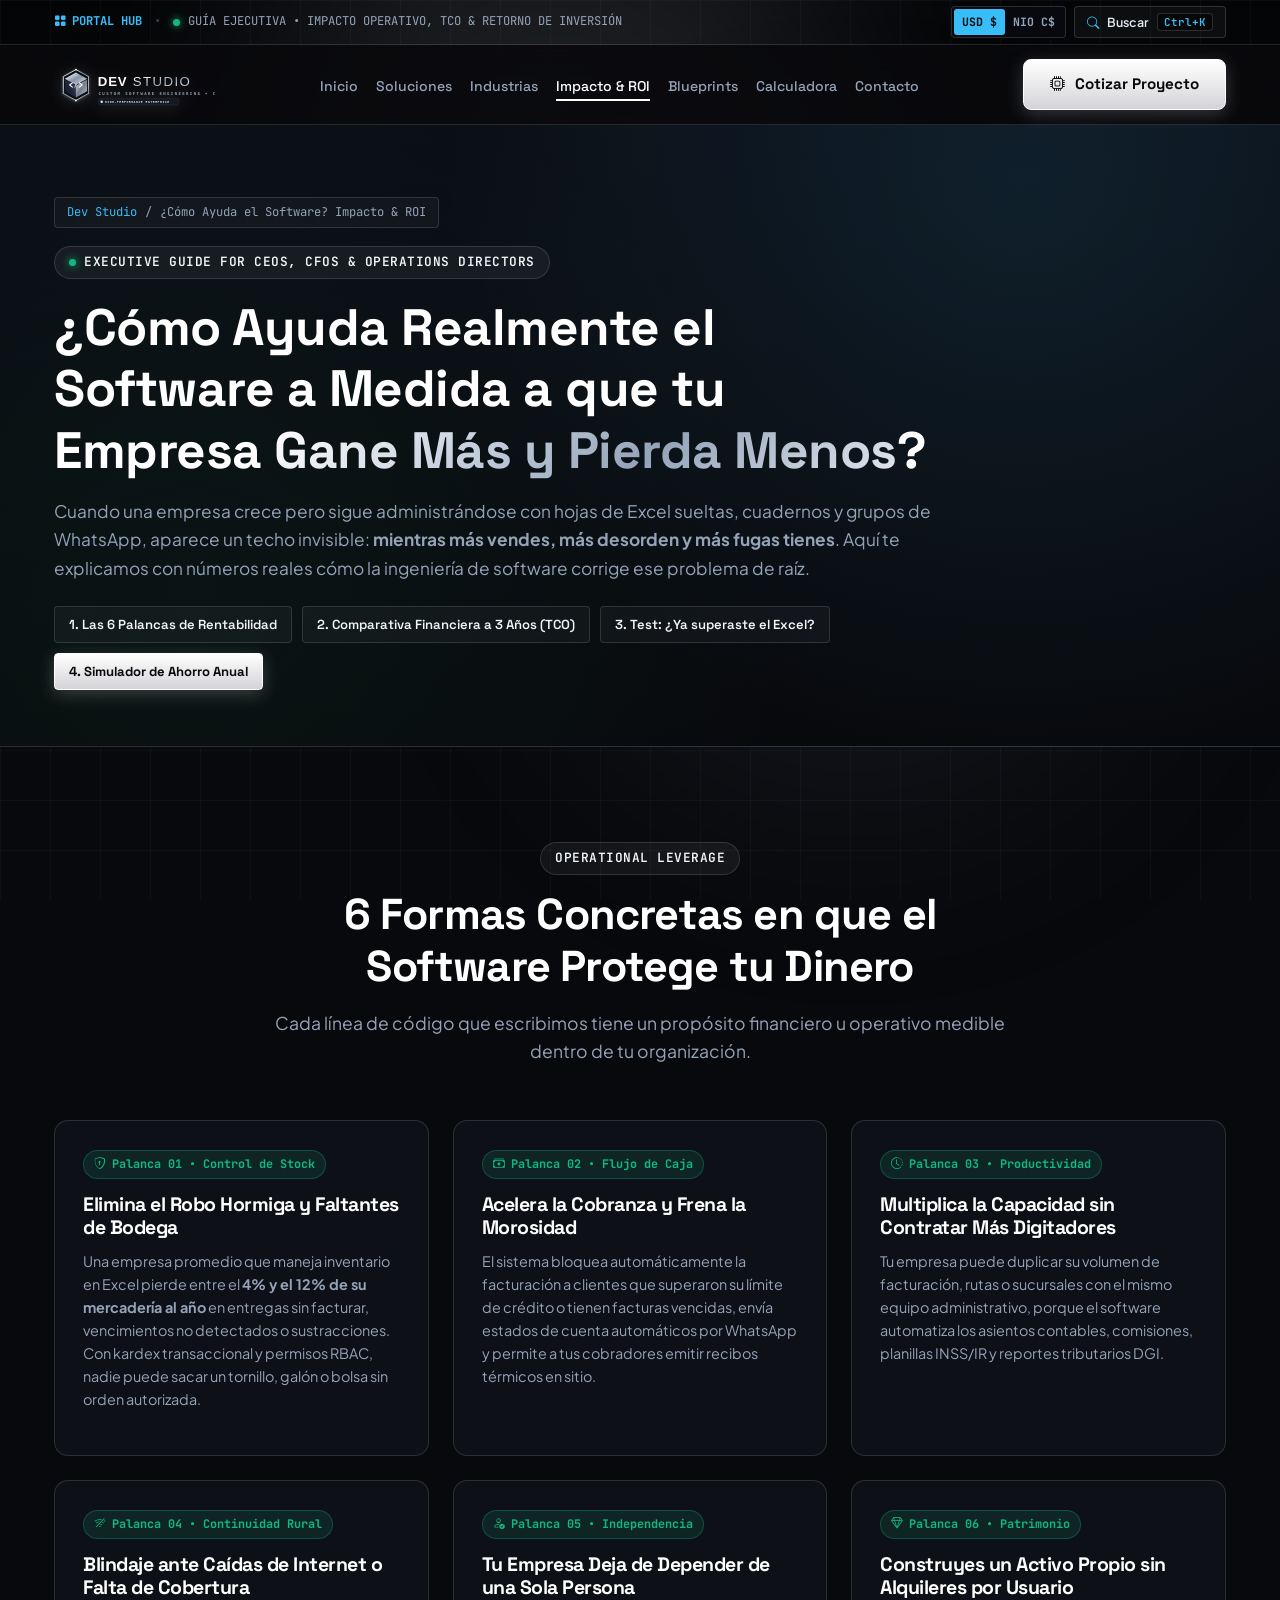
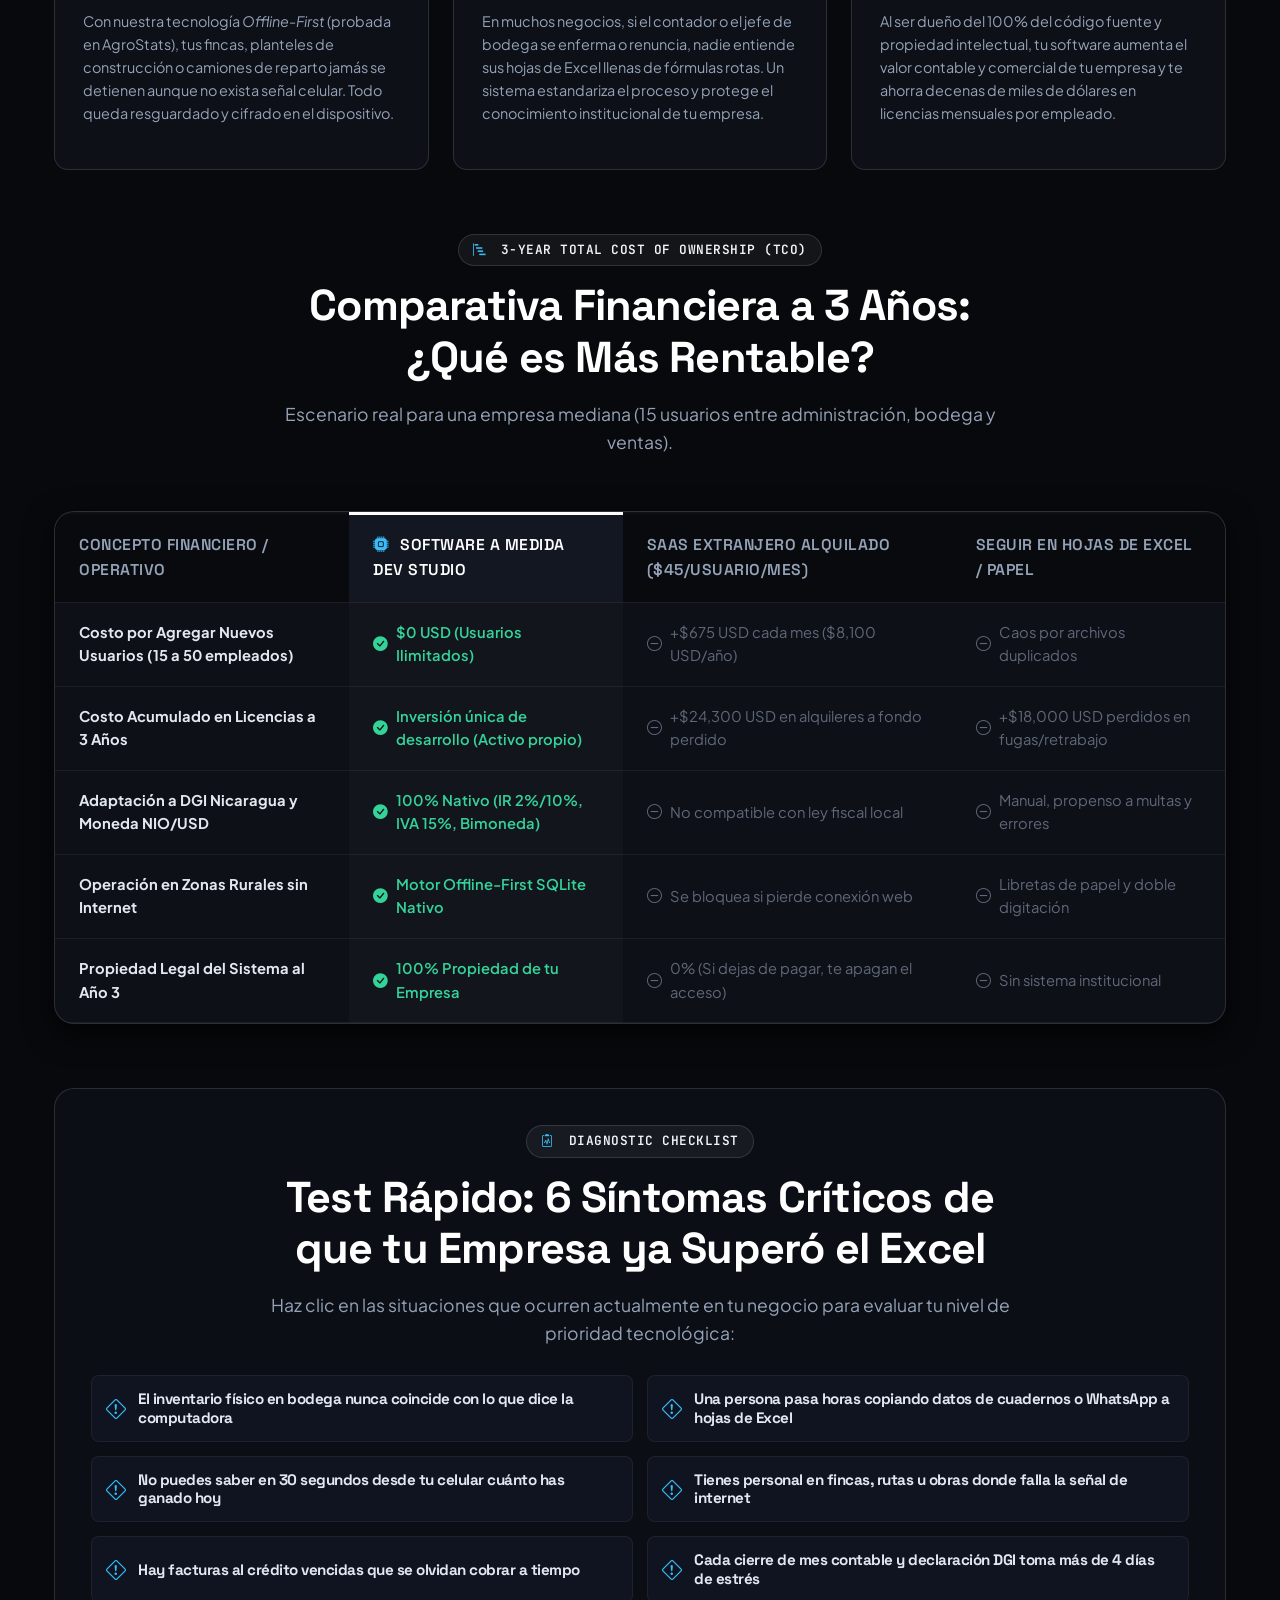
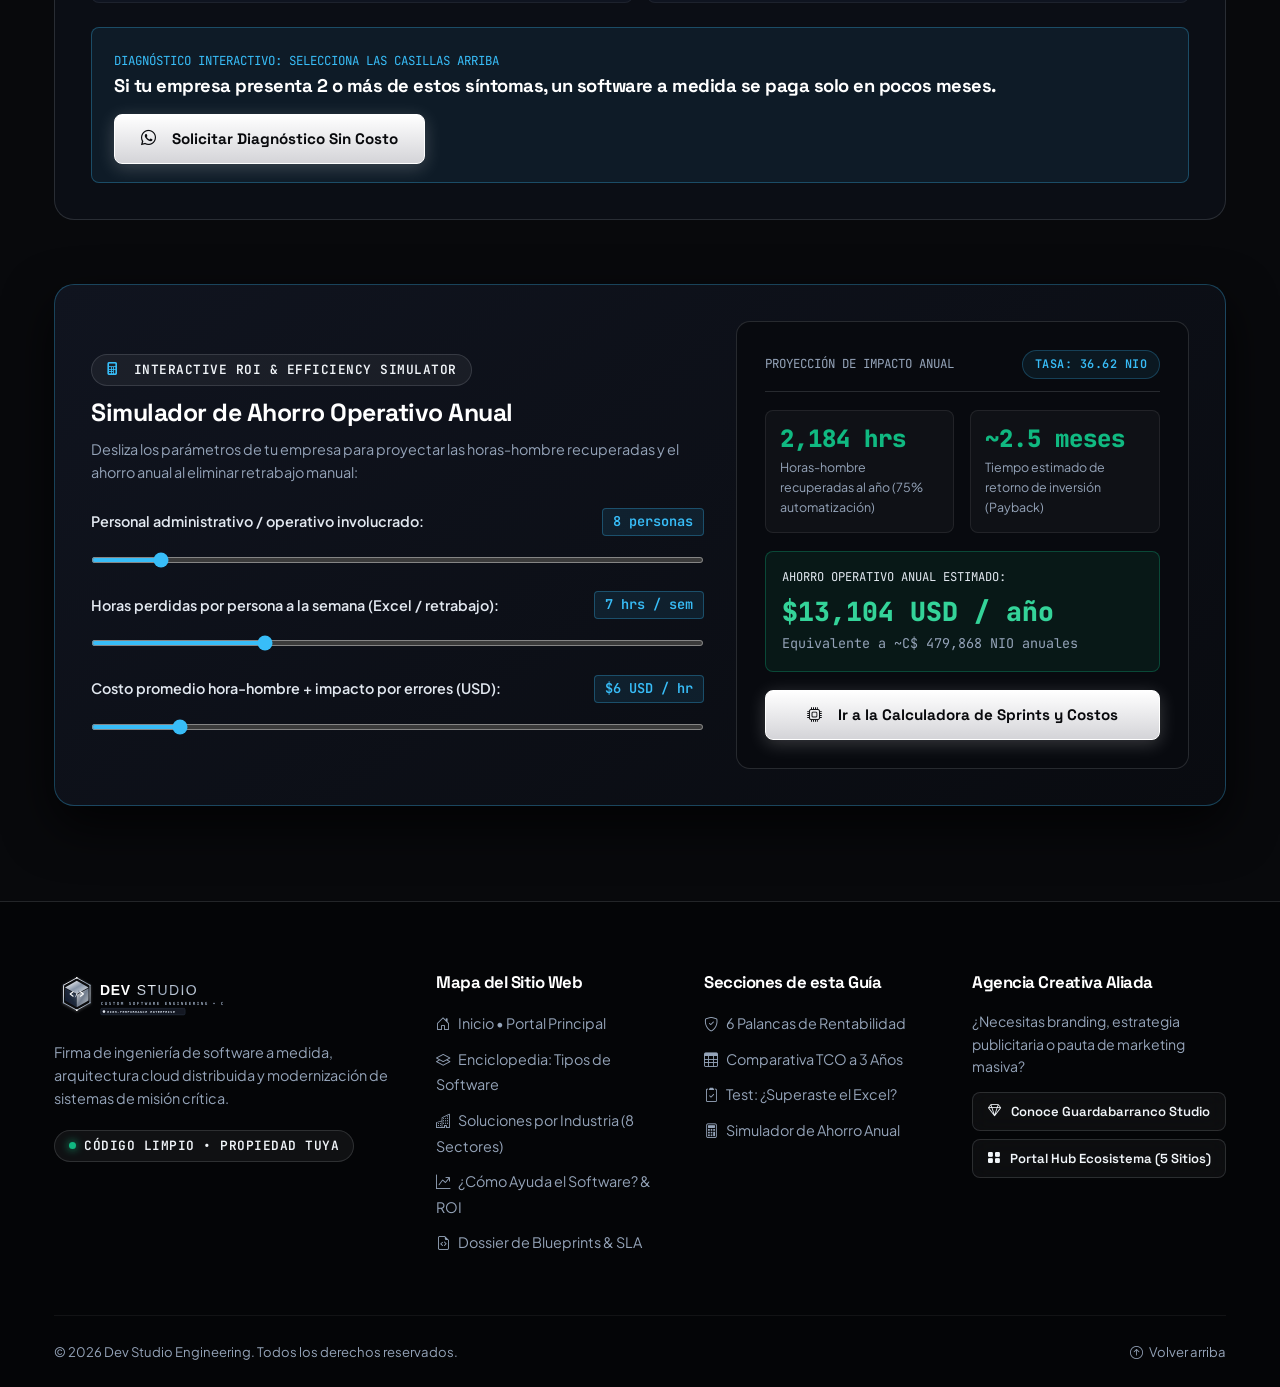
<file: DEV STUDIO/impacto-roi.html>
<!DOCTYPE html>
<html lang="es">
<head>
  <meta charset="UTF-8">
  <meta name="viewport" content="width=device-width, initial-scale=1.0">
  <title>¿Cómo Ayuda el Software a tu Empresa? Impacto Operativo &amp; ROI — Dev Studio</title>
  <meta name="description" content="Descubre cómo el software a medida elimina pérdidas de inventario, automatiza la contabilidad DGI, reduce costos de licencias y multiplica la rentabilidad de tu empresa. Incluye comparativa TCO a 3 años y simulador de ROI.">
  <meta name="theme-color" content="#08090C">
  <link rel="preconnect" href="https://fonts.googleapis.com">
  <link rel="preconnect" href="https://fonts.gstatic.com" crossorigin>
  <link href="https://fonts.googleapis.com/css2?family=JetBrains+Mono:wght@400;500;600;700&family=Plus+Jakarta+Sans:wght@400;500;600;700&family=Space+Grotesk:wght@400;500;600;700;800&display=swap" rel="stylesheet">
  <link rel="stylesheet" href="https://cdn.jsdelivr.net/npm/bootstrap-icons@1.11.3/font/bootstrap-icons.min.css">
  <link rel="icon" type="image/svg+xml" href="logo.svg">
  <link rel="stylesheet" href="style.css">
</head>
<body>

  <div class="scroll-progress-bar" id="scrollProgressBar"></div>

  <div class="tech-grid-bg"></div>
  <div class="ambient-light-orb orb-silver-1"></div>
  <div class="ambient-light-orb orb-silver-2"></div>

  <!-- Top Utility & Telemetry Bar -->
  <div class="telemetry-bar">
    <div class="container telemetry-content">
      <div class="telemetry-node">
        <a href="../index.html" class="telemetry-hub-link">
          <i class="bi bi-grid-fill"></i>
          <span>PORTAL HUB</span>
        </a>
        <span class="telemetry-sep">&bull;</span>
        <span class="live-indicator-dot"></span>
        <span>GUÍA EJECUTIVA &bull; IMPACTO OPERATIVO, TCO &amp; RETORNO DE INVERSIÓN</span>
      </div>
      <div class="telemetry-utils-slot"></div>
    </div>
  </div>

  <!-- Header & Navbar Principal -->
  <header class="navbar" id="navbar">
    <div class="container nav-container">
      <a href="index.html" class="nav-brand" aria-label="Dev Studio Inicio">
        <img src="logo.svg" alt="Dev Studio Logo" class="nav-logo-img">
      </a>

      <ul class="nav-menu" id="navMenu">
        <li><a href="index.html" class="nav-link">Inicio</a></li>
        <li><a href="soluciones-software.html" class="nav-link">Soluciones</a></li>
        <li><a href="industrias.html" class="nav-link">Industrias</a></li>
        <li><a href="impacto-roi.html" class="nav-link active">Impacto &amp; ROI</a></li>
        <li><a href="blueprints.html" class="nav-link">Blueprints</a></li>
        <li><a href="index.html#estimador" class="nav-link">Calculadora</a></li>
        <li><a href="index.html#contacto" class="nav-link">Contacto</a></li>
      </ul>

      <div class="nav-actions">
        <a href="index.html#estimador" class="btn btn-silver">
          <i class="bi bi-cpu"></i>
          <span>Cotizar Proyecto</span>
        </a>
      </div>

      <button class="menu-toggle" id="menuToggle" aria-label="Abrir navegación">
        <i class="bi bi-list"></i>
      </button>
    </div>
  </header>

  <!-- Hero de Subpágina -->
  <section class="subpage-hero">
    <div class="container">
      <div class="breadcrumb-tech">
        <a href="index.html">Dev Studio</a>
        <span>/</span>
        <span>¿Cómo Ayuda el Software? Impacto &amp; ROI</span>
      </div>

      <div style="max-width: 880px;">
        <div class="badge-system mb-3">
          <span class="live-indicator-dot"></span>
          <span>EXECUTIVE GUIDE FOR CEOS, CFOS &amp; OPERATIONS DIRECTORS</span>
        </div>
        <h1 style="font-size: clamp(2.1rem, 4vw, 3.3rem); color: #FFFFFF; margin-bottom: 16px;">
          ¿Cómo Ayuda Realmente el Software a Medida a que tu Empresa <span class="text-chrome">Gane Más y Pierda Menos</span>?
        </h1>
        <p style="font-size: 1.08rem; color: var(--silver-mid); line-height: 1.65; margin-bottom: 24px;">
          Cuando una empresa crece pero sigue administrándose con hojas de Excel sueltas, cuadernos y grupos de WhatsApp, aparece un techo invisible: <strong>mientras más vendes, más desorden y más fugas tienes</strong>. Aquí te explicamos con números reales cómo la ingeniería de software corrige ese problema de raíz.
        </p>

        <div style="display: flex; flex-wrap: wrap; gap: 10px;">
          <a href="#siete-pilares" class="btn btn-sm btn-outline-silver">1. Las 6 Palancas de Rentabilidad</a>
          <a href="#comparativa-tco" class="btn btn-sm btn-outline-silver">2. Comparativa Financiera a 3 Años (TCO)</a>
          <a href="#diagnostico-excel" class="btn btn-sm btn-outline-silver">3. Test: ¿Ya superaste el Excel?</a>
          <a href="#simulador-roi" class="btn btn-sm btn-silver">4. Simulador de Ahorro Anual</a>
        </div>
      </div>
    </div>
  </section>

  <main class="section">
    <div class="container">

      <!-- 1. LAS 6 PALANCAS DE RENTABILIDAD -->
      <section id="siete-pilares" style="margin-bottom: 64px;">
        <div class="section-header">
          <span class="badge-system">OPERATIONAL LEVERAGE</span>
          <h2>6 Formas Concretas en que el Software Protege tu Dinero</h2>
          <p>Cada línea de código que escribimos tiene un propósito financiero u operativo medible dentro de tu organización.</p>
        </div>

        <div class="impact-pillars-grid">
          <div class="impact-pillar-card">
            <div class="impact-metric-tag"><i class="bi bi-shield-lock"></i> Palanca 01 &bull; Control de Stock</div>
            <h3>Elimina el Robo Hormiga y Faltantes de Bodega</h3>
            <p>
              Una empresa promedio que maneja inventario en Excel pierde entre el <strong>4% y el 12% de su mercadería al año</strong> en entregas sin facturar, vencimientos no detectados o sustracciones. Con kardex transaccional y permisos RBAC, nadie puede sacar un tornillo, galón o bolsa sin orden autorizada.
            </p>
          </div>

          <div class="impact-pillar-card">
            <div class="impact-metric-tag"><i class="bi bi-cash-stack"></i> Palanca 02 &bull; Flujo de Caja</div>
            <h3>Acelera la Cobranza y Frena la Morosidad</h3>
            <p>
              El sistema bloquea automáticamente la facturación a clientes que superaron su límite de crédito o tienen facturas vencidas, envía estados de cuenta automáticos por WhatsApp y permite a tus cobradores emitir recibos térmicos en sitio.
            </p>
          </div>

          <div class="impact-pillar-card">
            <div class="impact-metric-tag"><i class="bi bi-clock-history"></i> Palanca 03 &bull; Productividad</div>
            <h3>Multiplica la Capacidad sin Contratar Más Digitadores</h3>
            <p>
              Tu empresa puede duplicar su volumen de facturación, rutas o sucursales con el mismo equipo administrativo, porque el software automatiza los asientos contables, comisiones, planillas INSS/IR y reportes tributarios DGI.
            </p>
          </div>

          <div class="impact-pillar-card">
            <div class="impact-metric-tag"><i class="bi bi-wifi-off"></i> Palanca 04 &bull; Continuidad Rural</div>
            <h3>Blindaje ante Caídas de Internet o Falta de Cobertura</h3>
            <p>
              Con nuestra tecnología <em>Offline-First</em> (probada en AgroStats), tus fincas, planteles de construcción o camiones de reparto jamás se detienen aunque no exista señal celular. Todo queda resguardado y cifrado en el dispositivo.
            </p>
          </div>

          <div class="impact-pillar-card">
            <div class="impact-metric-tag"><i class="bi bi-person-check"></i> Palanca 05 &bull; Independencia</div>
            <h3>Tu Empresa Deja de Depender de una Sola Persona</h3>
            <p>
              En muchos negocios, si el contador o el jefe de bodega se enferma o renuncia, nadie entiende sus hojas de Excel llenas de fórmulas rotas. Un sistema estandariza el proceso y protege el conocimiento institucional de tu empresa.
            </p>
          </div>

          <div class="impact-pillar-card">
            <div class="impact-metric-tag"><i class="bi bi-gem"></i> Palanca 06 &bull; Patrimonio</div>
            <h3>Construyes un Activo Propio sin Alquileres por Usuario</h3>
            <p>
              Al ser dueño del 100% del código fuente y propiedad intelectual, tu software aumenta el valor contable y comercial de tu empresa y te ahorra decenas de miles de dólares en licencias mensuales por empleado.
            </p>
          </div>
        </div>
      </section>

      <!-- 2. COMPARATIVA TCO A 3 AÑOS -->
      <section id="comparativa-tco" style="margin-bottom: 64px;">
        <div class="section-header">
          <span class="badge-system"><i class="bi bi-bar-chart-steps text-cyan me-1"></i> 3-YEAR TOTAL COST OF OWNERSHIP (TCO)</span>
          <h2>Comparativa Financiera a 3 Años: ¿Qué es Más Rentable?</h2>
          <p>Escenario real para una empresa mediana (15 usuarios entre administración, bodega y ventas).</p>
        </div>

        <div class="comp-table-wrap">
          <table class="comp-table">
            <thead>
              <tr>
                <th>Concepto Financiero / Operativo</th>
                <th class="col-highlight">
                  <i class="bi bi-cpu-fill text-cyan me-1"></i> Software a Medida Dev Studio
                </th>
                <th>SaaS Extranjero Alquilado ($45/usuario/mes)</th>
                <th>Seguir en Hojas de Excel / Papel</th>
              </tr>
            </thead>
            <tbody>
              <tr>
                <td><strong>Costo por Agregar Nuevos Usuarios (15 a 50 empleados)</strong></td>
                <td class="col-highlight"><div class="check-pass"><i class="bi bi-check-circle-fill"></i> $0 USD (Usuarios Ilimitados)</div></td>
                <td><div class="check-fail"><i class="bi bi-dash-circle"></i> +$675 USD cada mes ($8,100 USD/año)</div></td>
                <td><div class="check-fail"><i class="bi bi-dash-circle"></i> Caos por archivos duplicados</div></td>
              </tr>
              <tr>
                <td><strong>Costo Acumulado en Licencias a 3 Años</strong></td>
                <td class="col-highlight"><div class="check-pass"><i class="bi bi-check-circle-fill"></i> Inversión única de desarrollo (Activo propio)</div></td>
                <td><div class="check-fail"><i class="bi bi-dash-circle"></i> +$24,300 USD en alquileres a fondo perdido</div></td>
                <td><div class="check-fail"><i class="bi bi-dash-circle"></i> +$18,000 USD perdidos en fugas/retrabajo</div></td>
              </tr>
              <tr>
                <td><strong>Adaptación a DGI Nicaragua y Moneda NIO/USD</strong></td>
                <td class="col-highlight"><div class="check-pass"><i class="bi bi-check-circle-fill"></i> 100% Nativo (IR 2%/10%, IVA 15%, Bimoneda)</div></td>
                <td><div class="check-fail"><i class="bi bi-dash-circle"></i> No compatible con ley fiscal local</div></td>
                <td><div class="check-fail"><i class="bi bi-dash-circle"></i> Manual, propenso a multas y errores</div></td>
              </tr>
              <tr>
                <td><strong>Operación en Zonas Rurales sin Internet</strong></td>
                <td class="col-highlight"><div class="check-pass"><i class="bi bi-check-circle-fill"></i> Motor Offline-First SQLite Nativo</div></td>
                <td><div class="check-fail"><i class="bi bi-dash-circle"></i> Se bloquea si pierde conexión web</div></td>
                <td><div class="check-fail"><i class="bi bi-dash-circle"></i> Libretas de papel y doble digitación</div></td>
              </tr>
              <tr>
                <td><strong>Propiedad Legal del Sistema al Año 3</strong></td>
                <td class="col-highlight"><div class="check-pass"><i class="bi bi-check-circle-fill"></i> 100% Propiedad de tu Empresa</div></td>
                <td><div class="check-fail"><i class="bi bi-dash-circle"></i> 0% (Si dejas de pagar, te apagan el acceso)</div></td>
                <td><div class="check-fail"><i class="bi bi-dash-circle"></i> Sin sistema institucional</div></td>
              </tr>
            </tbody>
          </table>
        </div>
      </section>

      <!-- 3. CHECKLIST DIAGNÓSTICO DE ALERTAS OPERATIVAS -->
      <section id="diagnostico-excel" class="ba-matrix-box" style="margin-bottom: 64px;">
        <div class="section-header" style="margin-bottom: 28px;">
          <span class="badge-system"><i class="bi bi-clipboard2-pulse text-cyan me-1"></i> DIAGNOSTIC CHECKLIST</span>
          <h2>Test Rápido: 6 Síntomas Críticos de que tu Empresa ya Superó el Excel</h2>
          <p>Haz clic en las situaciones que ocurren actualmente en tu negocio para evaluar tu nivel de prioridad tecnológica:</p>
        </div>

        <div class="sw-taxonomy-grid" style="gap: 14px; margin-bottom: 24px;">
          <label class="calc-label-radio">
            <input type="checkbox" class="symptom-check" value="1">
            <div class="calc-option-tile" style="display:flex;align-items:center;gap:12px;">
              <i class="bi bi-exclamation-diamond text-cyan" style="font-size:1.25rem;"></i>
              <div>
                <h5 style="margin:0;font-size:0.95rem;">El inventario físico en bodega nunca coincide con lo que dice la computadora</h5>
              </div>
            </div>
          </label>

          <label class="calc-label-radio">
            <input type="checkbox" class="symptom-check" value="1">
            <div class="calc-option-tile" style="display:flex;align-items:center;gap:12px;">
              <i class="bi bi-exclamation-diamond text-cyan" style="font-size:1.25rem;"></i>
              <div>
                <h5 style="margin:0;font-size:0.95rem;">Una persona pasa horas copiando datos de cuadernos o WhatsApp a hojas de Excel</h5>
              </div>
            </div>
          </label>

          <label class="calc-label-radio">
            <input type="checkbox" class="symptom-check" value="1">
            <div class="calc-option-tile" style="display:flex;align-items:center;gap:12px;">
              <i class="bi bi-exclamation-diamond text-cyan" style="font-size:1.25rem;"></i>
              <div>
                <h5 style="margin:0;font-size:0.95rem;">No puedes saber en 30 segundos desde tu celular cuánto has ganado hoy</h5>
              </div>
            </div>
          </label>

          <label class="calc-label-radio">
            <input type="checkbox" class="symptom-check" value="1">
            <div class="calc-option-tile" style="display:flex;align-items:center;gap:12px;">
              <i class="bi bi-exclamation-diamond text-cyan" style="font-size:1.25rem;"></i>
              <div>
                <h5 style="margin:0;font-size:0.95rem;">Tienes personal en fincas, rutas u obras donde falla la señal de internet</h5>
              </div>
            </div>
          </label>

          <label class="calc-label-radio">
            <input type="checkbox" class="symptom-check" value="1">
            <div class="calc-option-tile" style="display:flex;align-items:center;gap:12px;">
              <i class="bi bi-exclamation-diamond text-cyan" style="font-size:1.25rem;"></i>
              <div>
                <h5 style="margin:0;font-size:0.95rem;">Hay facturas al crédito vencidas que se olvidan cobrar a tiempo</h5>
              </div>
            </div>
          </label>

          <label class="calc-label-radio">
            <input type="checkbox" class="symptom-check" value="1">
            <div class="calc-option-tile" style="display:flex;align-items:center;gap:12px;">
              <i class="bi bi-exclamation-diamond text-cyan" style="font-size:1.25rem;"></i>
              <div>
                <h5 style="margin:0;font-size:0.95rem;">Cada cierre de mes contable y declaración DGI toma más de 4 días de estrés</h5>
              </div>
            </div>
          </label>
        </div>

        <div id="symptomResultBox" style="background: rgba(56, 189, 248, 0.08); border: 1px solid rgba(56, 189, 248, 0.3); border-radius: var(--radius-sm); padding: 18px 22px; display: flex; justify-content: space-between; align-items: center; flex-wrap: wrap; gap: 16px;">
          <div>
            <span class="font-mono text-cyan" style="font-size: 0.78rem;" id="symptomScoreBadge">DIAGNÓSTICO INTERACTIVO: SELECCIONA LAS CASILLAS ARRIBA</span>
            <h4 style="color: #FFFFFF; font-size: 1.15rem; margin: 4px 0 0 0;" id="symptomDiagnosisText">
              Si tu empresa presenta 2 o más de estos síntomas, un software a medida se paga solo en pocos meses.
            </h4>
          </div>
          <a href="https://wa.me/50585574484?text=Hola%20Dev%20Studio,%20hice%20el%20diagn%C3%B3stico%20operativo%20y%20quiero%20automatizar%20mi%20empresa" target="_blank" rel="noopener" class="btn btn-silver">
            <i class="bi bi-whatsapp me-1"></i> Solicitar Diagnóstico Sin Costo
          </a>
        </div>
      </section>

      <!-- 4. SIMULADOR INTERACTIVO DE ROI -->
      <section id="simulador-roi" class="roi-simulator-box">
        <div class="roi-sim-grid">
          <div>
            <span class="badge-system mb-2"><i class="bi bi-calculator-fill text-cyan me-1"></i> INTERACTIVE ROI &amp; EFFICIENCY SIMULATOR</span>
            <h3 style="color: #FFFFFF; font-size: 1.55rem; margin-bottom: 10px;">Simulador de Ahorro Operativo Anual</h3>
            <p style="color: var(--silver-mid); font-size: 0.9rem; margin-bottom: 24px;">
              Desliza los parámetros de tu empresa para proyectar las horas-hombre recuperadas y el ahorro anual al eliminar retrabajo manual:
            </p>

            <div class="roi-control-group">
              <div class="roi-control-header">
                <label for="roiEmployees">Personal administrativo / operativo involucrado:</label>
                <span class="roi-val-badge" id="roiEmployeesVal">8 personas</span>
              </div>
              <input type="range" id="roiEmployees" class="roi-range-input" min="2" max="60" step="1" value="8">
            </div>

            <div class="roi-control-group">
              <div class="roi-control-header">
                <label for="roiHours">Horas perdidas por persona a la semana (Excel / retrabajo):</label>
                <span class="roi-val-badge" id="roiHoursVal">7 hrs / sem</span>
              </div>
              <input type="range" id="roiHours" class="roi-range-input" min="2" max="20" step="1" value="7">
            </div>

            <div class="roi-control-group" style="margin-bottom: 0;">
              <div class="roi-control-header">
                <label for="roiCostHour">Costo promedio hora-hombre + impacto por errores (USD):</label>
                <span class="roi-val-badge" id="roiCostHourVal">$6 USD / hr</span>
              </div>
              <input type="range" id="roiCostHour" class="roi-range-input" min="3" max="25" step="1" value="6">
            </div>
          </div>

          <div class="roi-results-card">
            <div style="display: flex; justify-content: space-between; align-items: center; border-bottom: 1px solid var(--silver-border); padding-bottom: 12px;">
              <span class="font-mono text-silver" style="font-size: 0.78rem;">PROYECCIÓN DE IMPACTO ANUAL</span>
              <span class="badge-tag badge-dark">Tasa: 36.62 NIO</span>
            </div>

            <div class="roi-kpi-grid">
              <div class="roi-kpi-box">
                <div class="roi-kpi-num" id="roiSavedHours">2,184 hrs</div>
                <div class="roi-kpi-label">Horas-hombre recuperadas al año (75% automatización)</div>
              </div>
              <div class="roi-kpi-box">
                <div class="roi-kpi-num" id="roiPaybackMonths">~2.3 meses</div>
                <div class="roi-kpi-label">Tiempo estimado de retorno de inversión (Payback)</div>
              </div>
            </div>

            <div style="background: rgba(16, 185, 129, 0.08); border: 1px solid rgba(16, 185, 129, 0.3); border-radius: var(--radius-sm); padding: 16px; margin-bottom: 18px;">
              <div style="font-size: 0.76rem; font-family: 'JetBrains Mono', monospace; color: var(--silver-light); text-transform: uppercase;">Ahorro Operativo Anual Estimado:</div>
              <div id="roiSavedUsd" style="font-family: 'JetBrains Mono', monospace; font-size: 1.65rem; font-weight: 800; color: #34D399; margin-top: 4px;">$13,104 USD / año</div>
              <div id="roiSavedNio" style="font-size: 0.84rem; color: var(--silver-mid); font-family: 'JetBrains Mono', monospace;">Equivalente a ~C$ 479,868 NIO anuales</div>
            </div>

            <a href="index.html#estimador" class="btn btn-silver w-100">
              <i class="bi bi-cpu me-1"></i> Ir a la Calculadora de Sprints y Costos
            </a>
          </div>
        </div>
      </section>

    </div>
  </main>

  <!-- Footer -->
  <footer class="footer">
    <div class="container">
      <div class="footer-grid">
        <div class="footer-col">
          <img src="logo.svg" alt="Dev Studio Logo" style="height: 44px; margin-bottom: 18px;">
          <p style="font-size: 0.9rem; line-height: 1.6; margin-bottom: 20px;">
            Firma de ingeniería de software a medida, arquitectura cloud distribuida y modernización de sistemas de misión crítica.
          </p>
          <div class="badge-system mb-3">
            <span class="live-indicator-dot"></span>
            <span>CÓDIGO LIMPIO &bull; PROPIEDAD TUYA</span>
          </div>
        </div>

        <div class="footer-col">
          <h5>Mapa del Sitio Web</h5>
          <ul class="footer-links">
            <li><a href="index.html"><i class="bi bi-house-door me-1"></i> Inicio &bull; Portal Principal</a></li>
            <li><a href="soluciones-software.html"><i class="bi bi-layers me-1"></i> Enciclopedia: Tipos de Software</a></li>
            <li><a href="industrias.html"><i class="bi bi-buildings me-1"></i> Soluciones por Industria (8 Sectores)</a></li>
            <li><a href="impacto-roi.html"><i class="bi bi-graph-up-arrow me-1"></i> ¿Cómo Ayuda el Software? &amp; ROI</a></li>
            <li><a href="blueprints.html"><i class="bi bi-file-earmark-code me-1"></i> Dossier de Blueprints &amp; SLA</a></li>
          </ul>
        </div>

        <div class="footer-col">
          <h5>Secciones de esta Guía</h5>
          <ul class="footer-links">
            <li><a href="#siete-pilares"><i class="bi bi-shield-check me-1"></i> 6 Palancas de Rentabilidad</a></li>
            <li><a href="#comparativa-tco"><i class="bi bi-table me-1"></i> Comparativa TCO a 3 Años</a></li>
            <li><a href="#diagnostico-excel"><i class="bi bi-clipboard2-check me-1"></i> Test: ¿Superaste el Excel?</a></li>
            <li><a href="#simulador-roi"><i class="bi bi-calculator me-1"></i> Simulador de Ahorro Anual</a></li>
          </ul>
        </div>

        <div class="footer-col">
          <h5>Agencia Creativa Aliada</h5>
          <p style="font-size: 0.88rem; margin-bottom: 14px; color: var(--silver-mid);">
            ¿Necesitas branding, estrategia publicitaria o pauta de marketing masiva?
          </p>
          <div style="display: flex; flex-direction: column; gap: 8px;">
            <a href="../GUARDABARRANCO%20STUDIO/index.html" class="btn btn-outline-silver" style="font-size: 0.82rem; padding: 8px 14px;">
              <i class="bi bi-gem"></i>
              <span>Conoce Guardabarranco Studio</span>
            </a>
            <a href="../index.html" class="btn btn-outline-silver" style="font-size: 0.82rem; padding: 8px 14px;">
              <i class="bi bi-grid-fill"></i>
              <span>Portal Hub Ecosistema (5 Sitios)</span>
            </a>
          </div>
        </div>
      </div>

      <div class="footer-bottom">
        <div>&copy; 2026 Dev Studio Engineering. Todos los derechos reservados.</div>
        <div><a href="#" style="color: var(--silver-mid);"><i class="bi bi-arrow-up-circle me-1"></i>Volver arriba</a></div>
      </div>
    </div>
  </footer>

  <script src="script.js"></script>
  <script>
    // Interactividad del Test de Síntomas en impacto-roi.html
    document.addEventListener('DOMContentLoaded', () => {
      const checks = document.querySelectorAll('.symptom-check');
      const badge = document.getElementById('symptomScoreBadge');
      const text = document.getElementById('symptomDiagnosisText');
      if (!checks.length || !badge || !text) return;

      checks.forEach(ch => {
        ch.addEventListener('change', () => {
          const count = Array.from(checks).filter(c => c.checked).length;
          if (count === 0) {
            badge.textContent = 'DIAGNÓSTICO INTERACTIVO: 0 SÍNTOMAS SELECCIONADOS';
            text.textContent = 'Selecciona las casillas arriba para evaluar la prioridad de automatización de tu empresa.';
          } else if (count <= 2) {
            badge.textContent = `DIAGNÓSTICO: ${count} DE 6 SÍNTOMAS DETECTADOS (PRIORIDAD MEDIA)`;
            text.textContent = 'Tienes cuellos de botella puntuales que podemos resolver en 3 a 4 semanas con un módulo focalizado.';
          } else {
            badge.textContent = `ALERTA OPERATIVA: ${count} DE 6 SÍNTOMAS DETECTADOS (PRIORIDAD ALTA)`;
            text.textContent = 'Tu operación está perdiendo dinero y horas clave cada semana. Un sistema centralizado tendrá retorno de inversión inmediato.';
          }
        });
      });
    });
  </script>
</body>
</html>
</file>
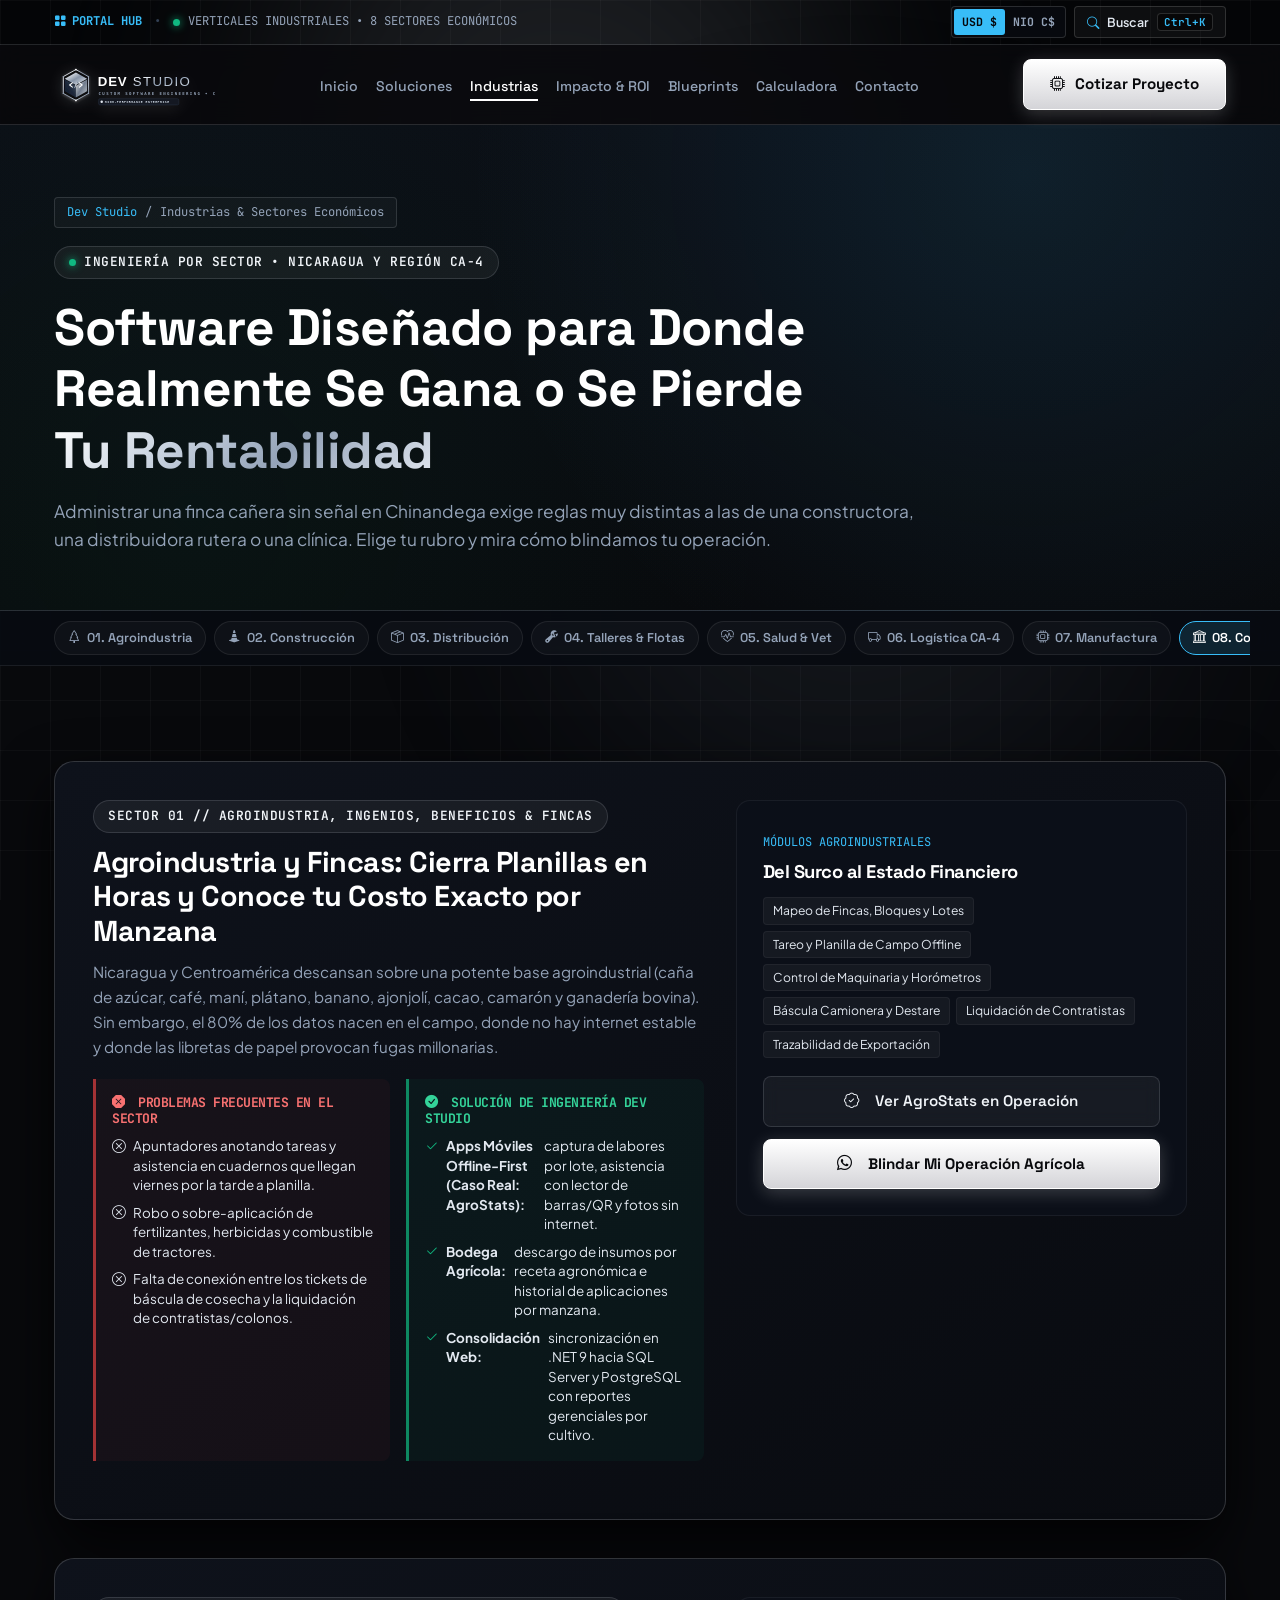
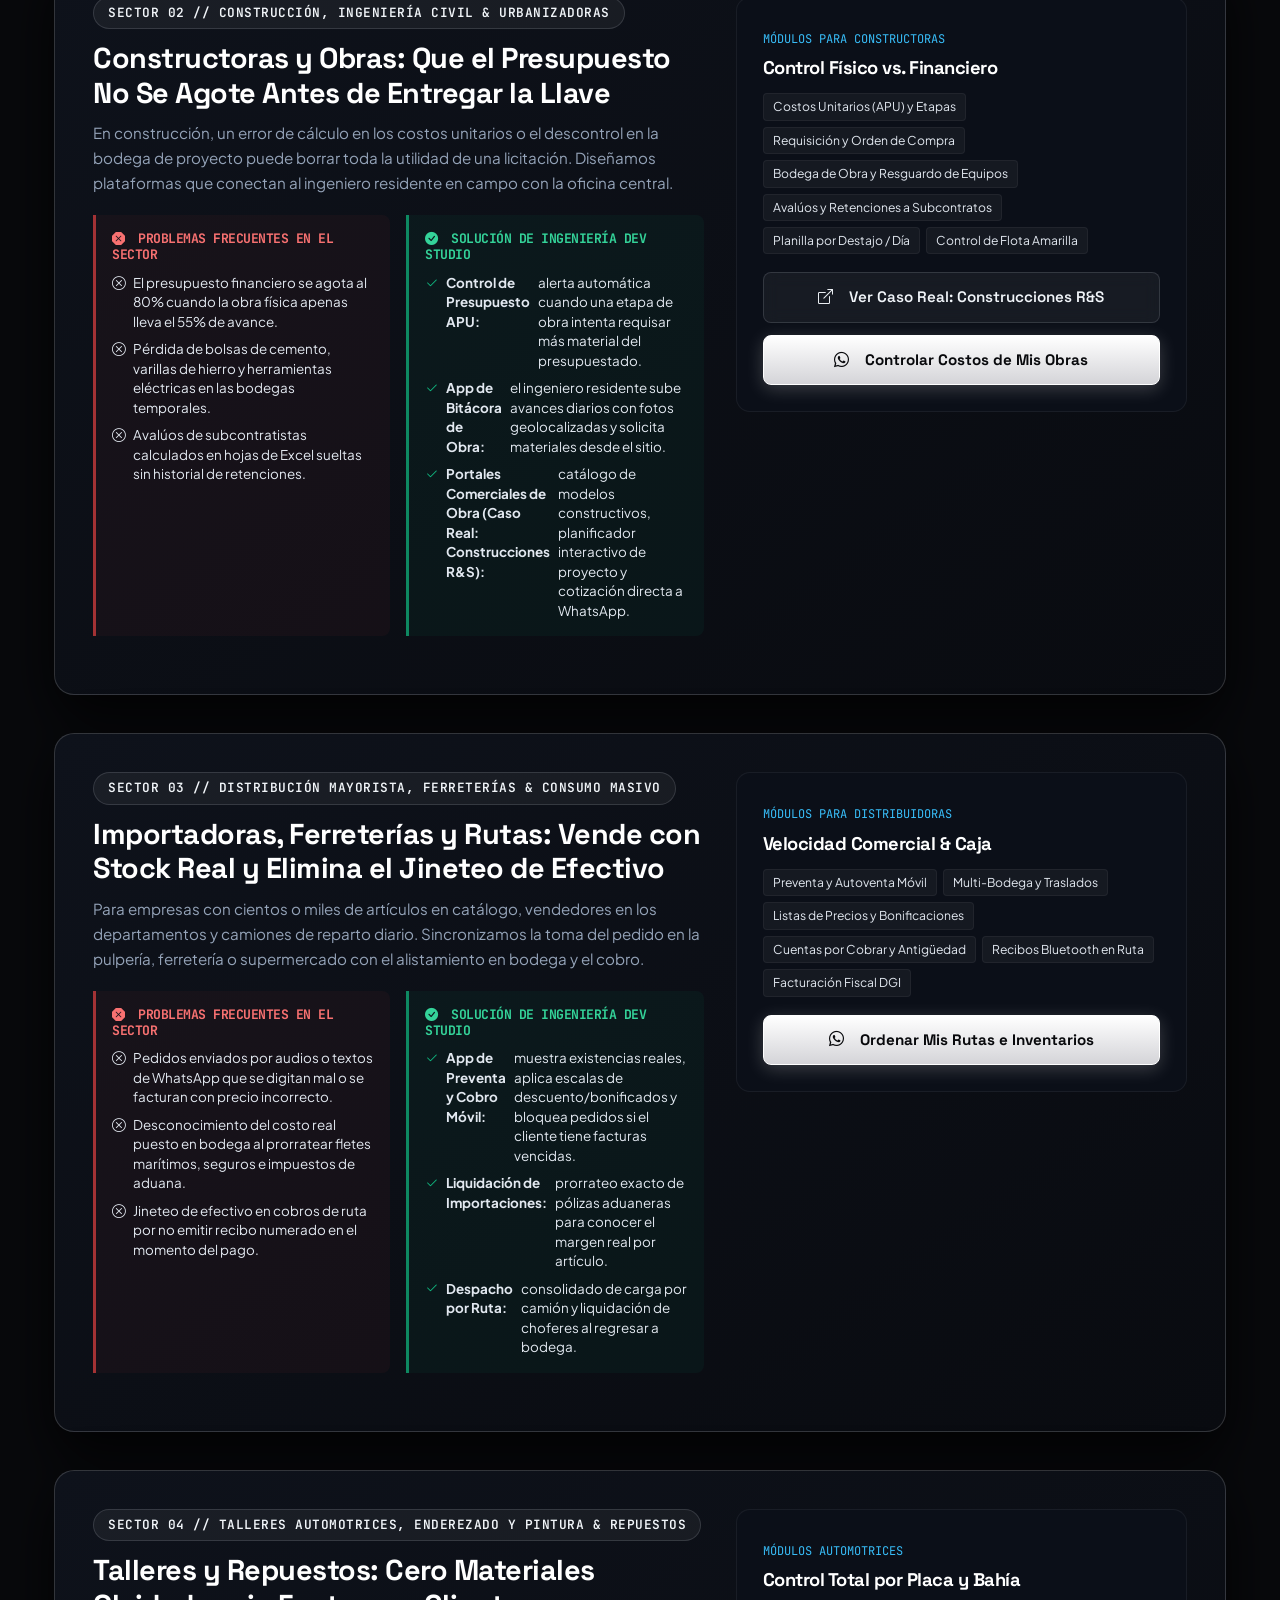
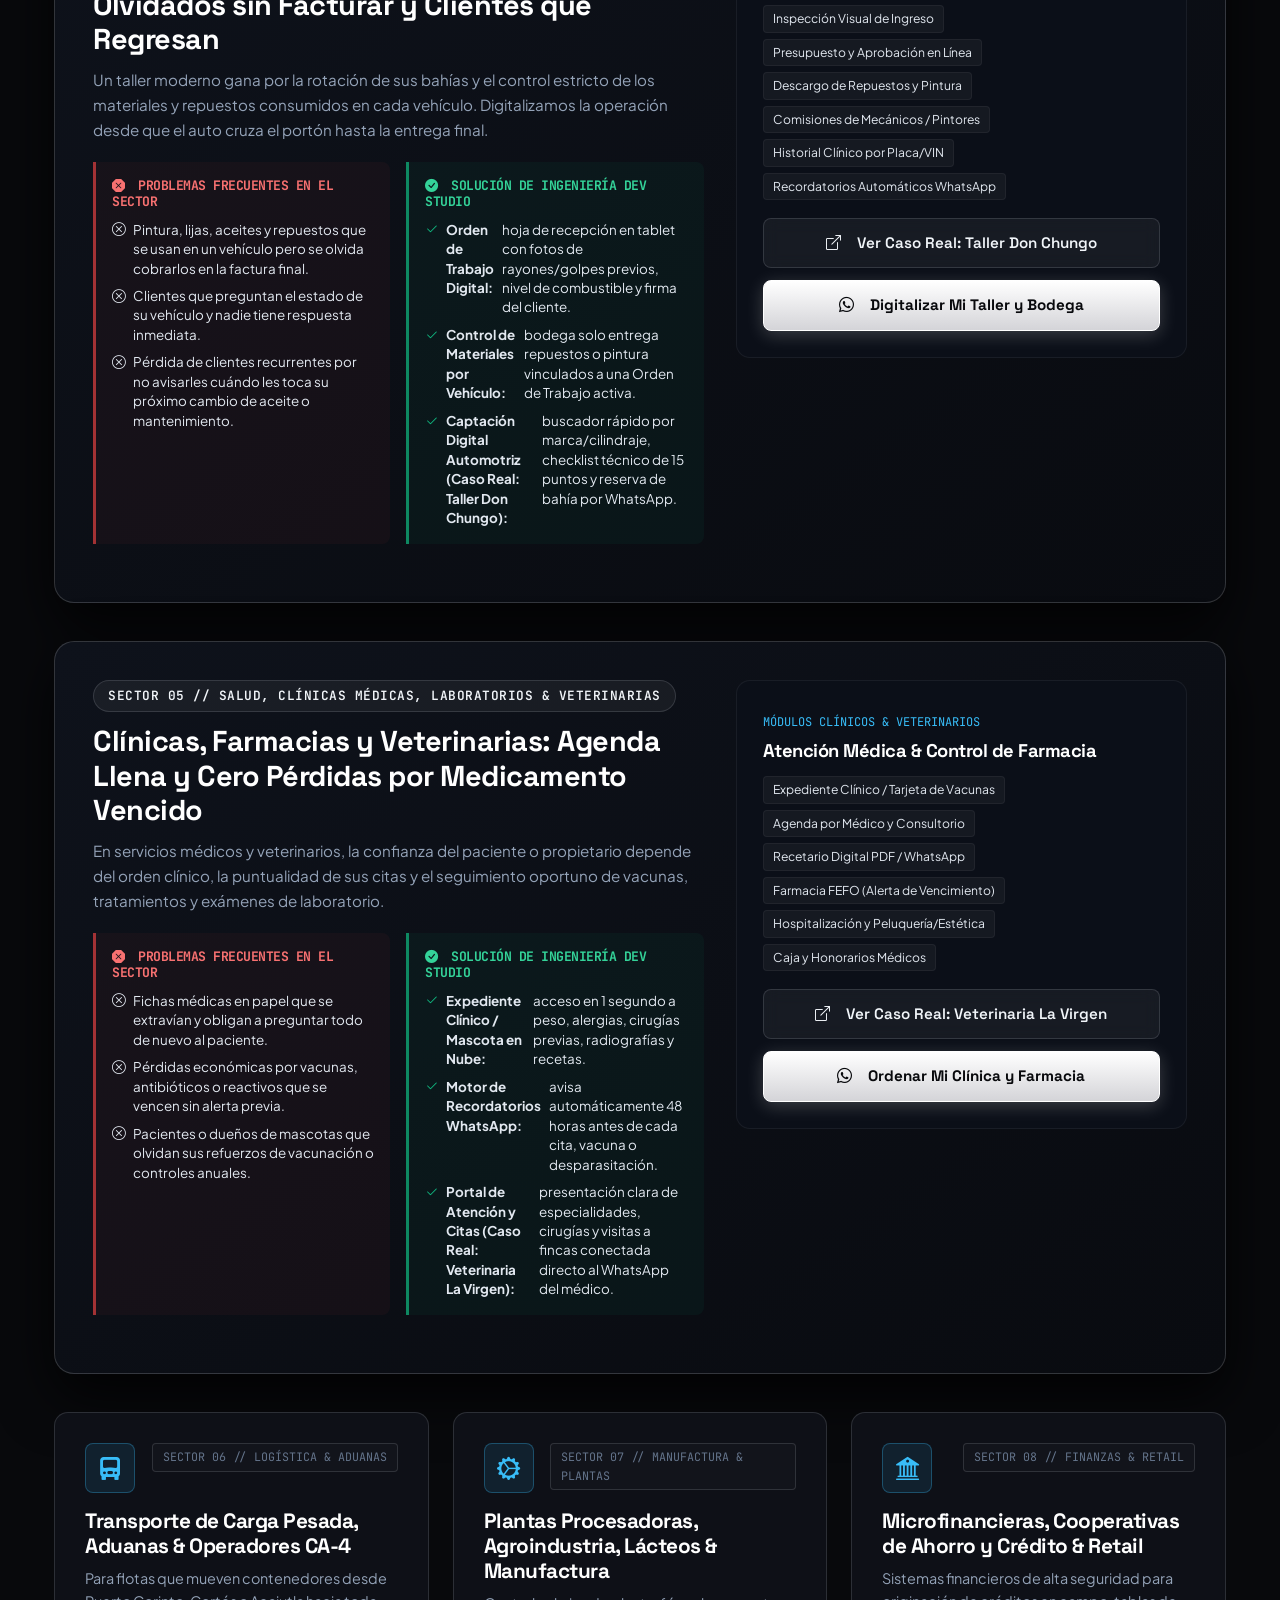
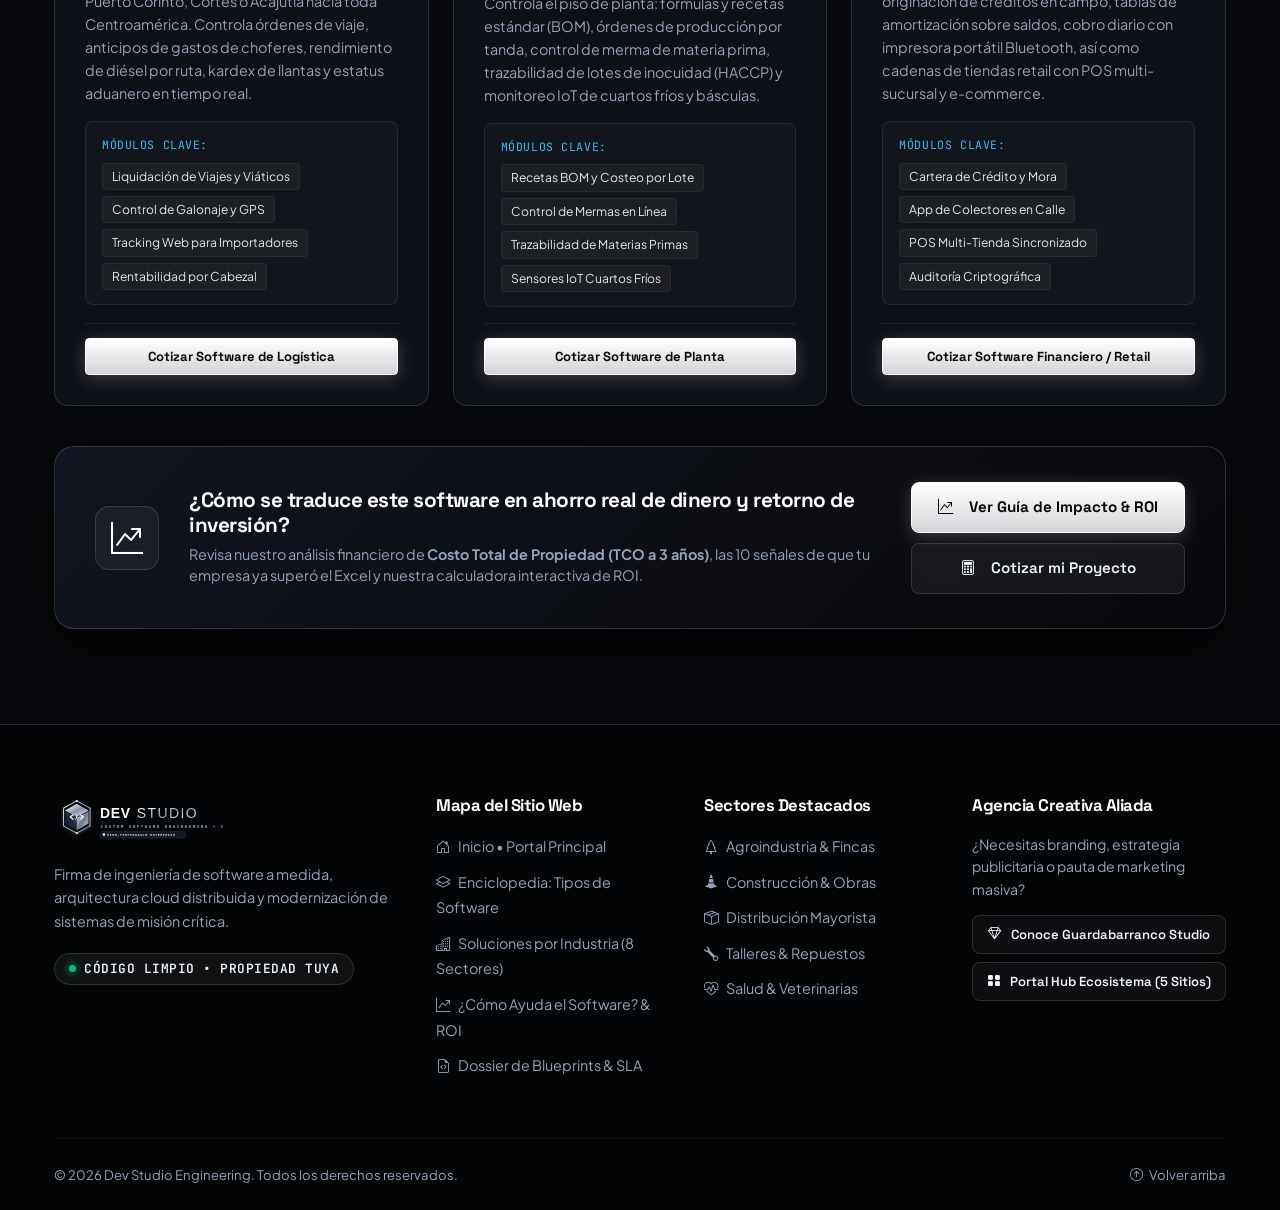
<file: DEV STUDIO/industrias.html>
<!DOCTYPE html>
<html lang="es">
<head>
  <meta charset="UTF-8">
  <meta name="viewport" content="width=device-width, initial-scale=1.0">
  <title>Soluciones de Software por Industria | 8 Sectores Económicos — Dev Studio</title>
  <meta name="description" content="Descubre cómo el software a medida de Dev Studio transforma 8 industrias clave en Nicaragua y Centroamérica: Agroindustria, Construcción, Distribución Mayorista, Talleres y Repuestos, Clínicas y Veterinarias, Logística CA-4, Manufactura y Finanzas.">
  <meta name="theme-color" content="#08090C">
  <link rel="preconnect" href="https://fonts.googleapis.com">
  <link rel="preconnect" href="https://fonts.gstatic.com" crossorigin>
  <link href="https://fonts.googleapis.com/css2?family=JetBrains+Mono:wght@400;500;600;700&family=Plus+Jakarta+Sans:wght@400;500;600;700&family=Space+Grotesk:wght@400;500;600;700;800&display=swap" rel="stylesheet">
  <link rel="stylesheet" href="https://cdn.jsdelivr.net/npm/bootstrap-icons@1.11.3/font/bootstrap-icons.min.css">
  <link rel="icon" type="image/svg+xml" href="logo.svg">
  <link rel="stylesheet" href="style.css">
</head>
<body>

  <div class="scroll-progress-bar" id="scrollProgressBar"></div>

  <div class="tech-grid-bg"></div>
  <div class="ambient-light-orb orb-silver-1"></div>
  <div class="ambient-light-orb orb-silver-2"></div>

  <!-- Top Utility & Telemetry Bar -->
  <div class="telemetry-bar">
    <div class="container telemetry-content">
      <div class="telemetry-node">
        <a href="../index.html" class="telemetry-hub-link">
          <i class="bi bi-grid-fill"></i>
          <span>PORTAL HUB</span>
        </a>
        <span class="telemetry-sep">&bull;</span>
        <span class="live-indicator-dot"></span>
        <span>VERTICALES INDUSTRIALES &bull; 8 SECTORES ECONÓMICOS</span>
      </div>
      <div class="telemetry-utils-slot"></div>
    </div>
  </div>

  <!-- Header & Navbar Principal -->
  <header class="navbar" id="navbar">
    <div class="container nav-container">
      <a href="index.html" class="nav-brand" aria-label="Dev Studio Inicio">
        <img src="logo.svg" alt="Dev Studio Logo" class="nav-logo-img">
      </a>

      <ul class="nav-menu" id="navMenu">
        <li><a href="index.html" class="nav-link">Inicio</a></li>
        <li><a href="soluciones-software.html" class="nav-link">Soluciones</a></li>
        <li><a href="industrias.html" class="nav-link active">Industrias</a></li>
        <li><a href="impacto-roi.html" class="nav-link">Impacto &amp; ROI</a></li>
        <li><a href="blueprints.html" class="nav-link">Blueprints</a></li>
        <li><a href="index.html#estimador" class="nav-link">Calculadora</a></li>
        <li><a href="index.html#contacto" class="nav-link">Contacto</a></li>
      </ul>

      <div class="nav-actions">
        <a href="index.html#estimador" class="btn btn-silver">
          <i class="bi bi-cpu"></i>
          <span>Cotizar Proyecto</span>
        </a>
      </div>

      <button class="menu-toggle" id="menuToggle" aria-label="Abrir navegación">
        <i class="bi bi-list"></i>
      </button>
    </div>
  </header>

  <!-- Hero de Subpágina -->
  <section class="subpage-hero">
    <div class="container">
      <div class="breadcrumb-tech">
        <a href="index.html">Dev Studio</a>
        <span>/</span>
        <span>Industrias &amp; Sectores Económicos</span>
      </div>

      <div style="max-width: 880px;">
        <div class="badge-system mb-3">
          <span class="live-indicator-dot"></span>
          <span>INGENIERÍA POR SECTOR &bull; NICARAGUA Y REGIÓN CA-4</span>
        </div>
        <h1 style="font-size: clamp(2.1rem, 4vw, 3.3rem); color: #FFFFFF; margin-bottom: 16px;">
          Software Diseñado para Donde Realmente Se Gana o Se Pierde <span class="text-chrome">Tu Rentabilidad</span>
        </h1>
        <p style="font-size: 1.08rem; color: var(--silver-mid); line-height: 1.65; margin-bottom: 0;">
          Administrar una finca cañera sin señal en Chinandega exige reglas muy distintas a las de una constructora, una distribuidora rutera o una clínica. Elige tu rubro y mira cómo blindamos tu operación.
        </p>
      </div>
    </div>
  </section>

  <!-- Barra Fija de Salto Rápido (Sticky Jump Bar) -->
  <nav class="sticky-subpage-nav no-print" aria-label="Índice rápido de industrias">
    <div class="container sticky-subpage-inner">
      <a href="#sec-agro" class="subpage-jump-pill active"><i class="bi bi-tree"></i> 01. Agroindustria</a>
      <a href="#sec-construccion" class="subpage-jump-pill"><i class="bi bi-cone-striped"></i> 02. Construcción</a>
      <a href="#sec-distribucion" class="subpage-jump-pill"><i class="bi bi-box-seam"></i> 03. Distribución</a>
      <a href="#sec-talleres" class="subpage-jump-pill"><i class="bi bi-wrench-adjustable"></i> 04. Talleres &amp; Flotas</a>
      <a href="#sec-salud" class="subpage-jump-pill"><i class="bi bi-heart-pulse"></i> 05. Salud &amp; Vet</a>
      <a href="#sec-logistica" class="subpage-jump-pill"><i class="bi bi-truck"></i> 06. Logística CA-4</a>
      <a href="#sec-manufactura" class="subpage-jump-pill"><i class="bi bi-cpu"></i> 07. Manufactura</a>
      <a href="#sec-finanzas" class="subpage-jump-pill"><i class="bi bi-bank"></i> 08. Cooperativas &amp; Retail</a>
    </div>
  </nav>

  <!-- CONTENIDO DE LAS 8 INDUSTRIAS -->
  <main class="section">
    <div class="container">

      <!-- SECTOR 1: AGROINDUSTRIA -->
      <article id="sec-agro" class="industry-spotlight-card" style="margin-bottom: 38px;">
        <div class="industry-spotlight-grid">
          <div>
            <span class="badge-system mb-2">SECTOR 01 // AGROINDUSTRIA, INGENIOS, BENEFICIOS &amp; FINCAS</span>
            <h2 style="color: #FFFFFF; font-size: 1.8rem; margin-bottom: 10px;">
              Agroindustria y Fincas: Cierra Planillas en Horas y Conoce tu Costo Exacto por Manzana
            </h2>
            <p style="color: var(--silver-mid); font-size: 0.95rem; line-height: 1.65;">
              Nicaragua y Centroamérica descansan sobre una potente base agroindustrial (caña de azúcar, café, maní, plátano, banano, ajonjolí, cacao, camarón y ganadería bovina). Sin embargo, el 80% de los datos nacen en el campo, donde no hay internet estable y donde las libretas de papel provocan fugas millonarias.
            </p>
            <div class="industry-pains-solutions">
              <div class="ind-box-pain">
                <h5><i class="bi bi-x-octagon-fill me-1"></i> Problemas Frecuentes en el Sector</h5>
                <ul class="ind-list">
                  <li><i class="bi bi-x-circle text-danger"></i> Apuntadores anotando tareas y asistencia en cuadernos que llegan viernes por la tarde a planilla.</li>
                  <li><i class="bi bi-x-circle text-danger"></i> Robo o sobre-aplicación de fertilizantes, herbicidas y combustible de tractores.</li>
                  <li><i class="bi bi-x-circle text-danger"></i> Falta de conexión entre los tickets de báscula de cosecha y la liquidación de contratistas/colonos.</li>
                </ul>
              </div>
              <div class="ind-box-sol">
                <h5><i class="bi bi-check-circle-fill me-1"></i> Solución de Ingeniería Dev Studio</h5>
                <ul class="ind-list">
                  <li><i class="bi bi-check2 text-green"></i> <strong>Apps Móviles Offline-First (Caso Real: AgroStats):</strong> captura de labores por lote, asistencia con lector de barras/QR y fotos sin internet.</li>
                  <li><i class="bi bi-check2 text-green"></i> <strong>Bodega Agrícola:</strong> descargo de insumos por receta agronómica e historial de aplicaciones por manzana.</li>
                  <li><i class="bi bi-check2 text-green"></i> <strong>Consolidación Web:</strong> sincronización en .NET 9 hacia SQL Server y PostgreSQL con reportes gerenciales por cultivo.</li>
                </ul>
              </div>
            </div>
          </div>
          <div class="industry-arch-panel">
            <span class="font-mono text-cyan" style="font-size: 0.75rem;">MÓDULOS AGROINDUSTRIALES</span>
            <h4 style="color: #FFFFFF; font-size: 1.15rem; margin: 8px 0 14px;">Del Surco al Estado Financiero</h4>
            <div class="sw-module-pills mb-3">
              <span class="sw-module-pill">Mapeo de Fincas, Bloques y Lotes</span>
              <span class="sw-module-pill">Tareo y Planilla de Campo Offline</span>
              <span class="sw-module-pill">Control de Maquinaria y Horómetros</span>
              <span class="sw-module-pill">Báscula Camionera y Destare</span>
              <span class="sw-module-pill">Liquidación de Contratistas</span>
              <span class="sw-module-pill">Trazabilidad de Exportación</span>
            </div>
            <a href="index.html#casos" class="btn btn-secondary w-100 mb-2">
              <i class="bi bi-patch-check me-1"></i> Ver AgroStats en Operación
            </a>
            <a href="https://wa.me/50585574484?text=Hola%20Dev%20Studio,%20quiero%20blindar%20mi%20operaci%C3%B3n%20agroindustrial" target="_blank" rel="noopener" class="btn btn-silver w-100">
              <i class="bi bi-whatsapp me-1"></i> Blindar Mi Operación Agrícola
            </a>
          </div>
        </div>
      </article>

      <!-- SECTOR 2: CONSTRUCCIÓN E INGENIERÍA CIVIL -->
      <article id="sec-construccion" class="industry-spotlight-card" style="margin-bottom: 38px;">
        <div class="industry-spotlight-grid">
          <div>
            <span class="badge-system mb-2">SECTOR 02 // CONSTRUCCIÓN, INGENIERÍA CIVIL &amp; URBANIZADORAS</span>
            <h2 style="color: #FFFFFF; font-size: 1.8rem; margin-bottom: 10px;">
              Constructoras y Obras: Que el Presupuesto No Se Agote Antes de Entregar la Llave
            </h2>
            <p style="color: var(--silver-mid); font-size: 0.95rem; line-height: 1.65;">
              En construcción, un error de cálculo en los costos unitarios o el descontrol en la bodega de proyecto puede borrar toda la utilidad de una licitación. Diseñamos plataformas que conectan al ingeniero residente en campo con la oficina central.
            </p>
            <div class="industry-pains-solutions">
              <div class="ind-box-pain">
                <h5><i class="bi bi-x-octagon-fill me-1"></i> Problemas Frecuentes en el Sector</h5>
                <ul class="ind-list">
                  <li><i class="bi bi-x-circle text-danger"></i> El presupuesto financiero se agota al 80% cuando la obra física apenas lleva el 55% de avance.</li>
                  <li><i class="bi bi-x-circle text-danger"></i> Pérdida de bolsas de cemento, varillas de hierro y herramientas eléctricas en las bodegas temporales.</li>
                  <li><i class="bi bi-x-circle text-danger"></i> Avalúos de subcontratistas calculados en hojas de Excel sueltas sin historial de retenciones.</li>
                </ul>
              </div>
              <div class="ind-box-sol">
                <h5><i class="bi bi-check-circle-fill me-1"></i> Solución de Ingeniería Dev Studio</h5>
                <ul class="ind-list">
                  <li><i class="bi bi-check2 text-green"></i> <strong>Control de Presupuesto APU:</strong> alerta automática cuando una etapa de obra intenta requisar más material del presupuestado.</li>
                  <li><i class="bi bi-check2 text-green"></i> <strong>App de Bitácora de Obra:</strong> el ingeniero residente sube avances diarios con fotos geolocalizadas y solicita materiales desde el sitio.</li>
                  <li><i class="bi bi-check2 text-green"></i> <strong>Portales Comerciales de Obra (Caso Real: Construcciones R&amp;S):</strong> catálogo de modelos constructivos, planificador interactivo de proyecto y cotización directa a WhatsApp.</li>
                </ul>
              </div>
            </div>
          </div>
          <div class="industry-arch-panel">
            <span class="font-mono text-cyan" style="font-size: 0.75rem;">MÓDULOS PARA CONSTRUCTORAS</span>
            <h4 style="color: #FFFFFF; font-size: 1.15rem; margin: 8px 0 14px;">Control Físico vs. Financiero</h4>
            <div class="sw-module-pills mb-3">
              <span class="sw-module-pill">Costos Unitarios (APU) y Etapas</span>
              <span class="sw-module-pill">Requisición y Orden de Compra</span>
              <span class="sw-module-pill">Bodega de Obra y Resguardo de Equipos</span>
              <span class="sw-module-pill">Avalúos y Retenciones a Subcontratos</span>
              <span class="sw-module-pill">Planilla por Destajo / Día</span>
              <span class="sw-module-pill">Control de Flota Amarilla</span>
            </div>
            <a href="../CONSTRUCTORA%20RS/index.html" target="_blank" class="btn btn-secondary w-100 mb-2">
              <i class="bi bi-box-arrow-up-right me-1"></i> Ver Caso Real: Construcciones R&amp;S
            </a>
            <a href="https://wa.me/50585574484?text=Hola%20Dev%20Studio,%20quiero%20controlar%20costos%20y%20obras%20en%20mi%20Constructora" target="_blank" rel="noopener" class="btn btn-silver w-100">
              <i class="bi bi-whatsapp me-1"></i> Controlar Costos de Mis Obras
            </a>
          </div>
        </div>
      </article>

      <!-- SECTOR 3: DISTRIBUCIÓN MAYORISTA -->
      <article id="sec-distribucion" class="industry-spotlight-card" style="margin-bottom: 38px;">
        <div class="industry-spotlight-grid">
          <div>
            <span class="badge-system mb-2">SECTOR 03 // DISTRIBUCIÓN MAYORISTA, FERRETERÍAS &amp; CONSUMO MASIVO</span>
            <h2 style="color: #FFFFFF; font-size: 1.8rem; margin-bottom: 10px;">
              Importadoras, Ferreterías y Rutas: Vende con Stock Real y Elimina el Jineteo de Efectivo
            </h2>
            <p style="color: var(--silver-mid); font-size: 0.95rem; line-height: 1.65;">
              Para empresas con cientos o miles de artículos en catálogo, vendedores en los departamentos y camiones de reparto diario. Sincronizamos la toma del pedido en la pulpería, ferretería o supermercado con el alistamiento en bodega y el cobro.
            </p>
            <div class="industry-pains-solutions">
              <div class="ind-box-pain">
                <h5><i class="bi bi-x-octagon-fill me-1"></i> Problemas Frecuentes en el Sector</h5>
                <ul class="ind-list">
                  <li><i class="bi bi-x-circle text-danger"></i> Pedidos enviados por audios o textos de WhatsApp que se digitan mal o se facturan con precio incorrecto.</li>
                  <li><i class="bi bi-x-circle text-danger"></i> Desconocimiento del costo real puesto en bodega al prorratear fletes marítimos, seguros e impuestos de aduana.</li>
                  <li><i class="bi bi-x-circle text-danger"></i> Jineteo de efectivo en cobros de ruta por no emitir recibo numerado en el momento del pago.</li>
                </ul>
              </div>
              <div class="ind-box-sol">
                <h5><i class="bi bi-check-circle-fill me-1"></i> Solución de Ingeniería Dev Studio</h5>
                <ul class="ind-list">
                  <li><i class="bi bi-check2 text-green"></i> <strong>App de Preventa y Cobro Móvil:</strong> muestra existencias reales, aplica escalas de descuento/bonificados y bloquea pedidos si el cliente tiene facturas vencidas.</li>
                  <li><i class="bi bi-check2 text-green"></i> <strong>Liquidación de Importaciones:</strong> prorrateo exacto de pólizas aduaneras para conocer el margen real por artículo.</li>
                  <li><i class="bi bi-check2 text-green"></i> <strong>Despacho por Ruta:</strong> consolidado de carga por camión y liquidación de choferes al regresar a bodega.</li>
                </ul>
              </div>
            </div>
          </div>
          <div class="industry-arch-panel">
            <span class="font-mono text-cyan" style="font-size: 0.75rem;">MÓDULOS PARA DISTRIBUIDORAS</span>
            <h4 style="color: #FFFFFF; font-size: 1.15rem; margin: 8px 0 14px;">Velocidad Comercial &amp; Caja</h4>
            <div class="sw-module-pills mb-3">
              <span class="sw-module-pill">Preventa y Autoventa Móvil</span>
              <span class="sw-module-pill">Multi-Bodega y Traslados</span>
              <span class="sw-module-pill">Listas de Precios y Bonificaciones</span>
              <span class="sw-module-pill">Cuentas por Cobrar y Antigüedad</span>
              <span class="sw-module-pill">Recibos Bluetooth en Ruta</span>
              <span class="sw-module-pill">Facturación Fiscal DGI</span>
            </div>
            <a href="https://wa.me/50585574484?text=Hola%20Dev%20Studio,%20quiero%20ordenar%20rutas%20e%20inventarios%20en%20mi%20Distribuidora" target="_blank" rel="noopener" class="btn btn-silver w-100">
              <i class="bi bi-whatsapp me-1"></i> Ordenar Mis Rutas e Inventarios
            </a>
          </div>
        </div>
      </article>

      <!-- SECTOR 4: TALLERES AUTOMOTRICES Y REPUESTOS -->
      <article id="sec-talleres" class="industry-spotlight-card" style="margin-bottom: 38px;">
        <div class="industry-spotlight-grid">
          <div>
            <span class="badge-system mb-2">SECTOR 04 // TALLERES AUTOMOTRICES, ENDEREZADO Y PINTURA &amp; REPUESTOS</span>
            <h2 style="color: #FFFFFF; font-size: 1.8rem; margin-bottom: 10px;">
              Talleres y Repuestos: Cero Materiales Olvidados sin Facturar y Clientes que Regresan
            </h2>
            <p style="color: var(--silver-mid); font-size: 0.95rem; line-height: 1.65;">
              Un taller moderno gana por la rotación de sus bahías y el control estricto de los materiales y repuestos consumidos en cada vehículo. Digitalizamos la operación desde que el auto cruza el portón hasta la entrega final.
            </p>
            <div class="industry-pains-solutions">
              <div class="ind-box-pain">
                <h5><i class="bi bi-x-octagon-fill me-1"></i> Problemas Frecuentes en el Sector</h5>
                <ul class="ind-list">
                  <li><i class="bi bi-x-circle text-danger"></i> Pintura, lijas, aceites y repuestos que se usan en un vehículo pero se olvida cobrarlos en la factura final.</li>
                  <li><i class="bi bi-x-circle text-danger"></i> Clientes que preguntan el estado de su vehículo y nadie tiene respuesta inmediata.</li>
                  <li><i class="bi bi-x-circle text-danger"></i> Pérdida de clientes recurrentes por no avisarles cuándo les toca su próximo cambio de aceite o mantenimiento.</li>
                </ul>
              </div>
              <div class="ind-box-sol">
                <h5><i class="bi bi-check-circle-fill me-1"></i> Solución de Ingeniería Dev Studio</h5>
                <ul class="ind-list">
                  <li><i class="bi bi-check2 text-green"></i> <strong>Orden de Trabajo Digital:</strong> hoja de recepción en tablet con fotos de rayones/golpes previos, nivel de combustible y firma del cliente.</li>
                  <li><i class="bi bi-check2 text-green"></i> <strong>Control de Materiales por Vehículo:</strong> bodega solo entrega repuestos o pintura vinculados a una Orden de Trabajo activa.</li>
                  <li><i class="bi bi-check2 text-green"></i> <strong>Captación Digital Automotriz (Caso Real: Taller Don Chungo):</strong> buscador rápido por marca/cilindraje, checklist técnico de 15 puntos y reserva de bahía por WhatsApp.</li>
                </ul>
              </div>
            </div>
          </div>
          <div class="industry-arch-panel">
            <span class="font-mono text-cyan" style="font-size: 0.75rem;">MÓDULOS AUTOMOTRICES</span>
            <h4 style="color: #FFFFFF; font-size: 1.15rem; margin: 8px 0 14px;">Control Total por Placa y Bahía</h4>
            <div class="sw-module-pills mb-3">
              <span class="sw-module-pill">Inspección Visual de Ingreso</span>
              <span class="sw-module-pill">Presupuesto y Aprobación en Línea</span>
              <span class="sw-module-pill">Descargo de Repuestos y Pintura</span>
              <span class="sw-module-pill">Comisiones de Mecánicos / Pintores</span>
              <span class="sw-module-pill">Historial Clínico por Placa/VIN</span>
              <span class="sw-module-pill">Recordatorios Automáticos WhatsApp</span>
            </div>
            <a href="../TALLER%20DON%20CHUNGO/index.html" target="_blank" class="btn btn-secondary w-100 mb-2">
              <i class="bi bi-box-arrow-up-right me-1"></i> Ver Caso Real: Taller Don Chungo
            </a>
            <a href="https://wa.me/50585574484?text=Hola%20Dev%20Studio,%20quiero%20digitalizar%20mi%20Taller%20y%20bodega%20de%20repuestos" target="_blank" rel="noopener" class="btn btn-silver w-100">
              <i class="bi bi-whatsapp me-1"></i> Digitalizar Mi Taller y Bodega
            </a>
          </div>
        </div>
      </article>

      <!-- SECTOR 5: SALUD, CLÍNICAS Y VETERINARIAS -->
      <article id="sec-salud" class="industry-spotlight-card" style="margin-bottom: 38px;">
        <div class="industry-spotlight-grid">
          <div>
            <span class="badge-system mb-2">SECTOR 05 // SALUD, CLÍNICAS MÉDICAS, LABORATORIOS &amp; VETERINARIAS</span>
            <h2 style="color: #FFFFFF; font-size: 1.8rem; margin-bottom: 10px;">
              Clínicas, Farmacias y Veterinarias: Agenda Llena y Cero Pérdidas por Medicamento Vencido
            </h2>
            <p style="color: var(--silver-mid); font-size: 0.95rem; line-height: 1.65;">
              En servicios médicos y veterinarios, la confianza del paciente o propietario depende del orden clínico, la puntualidad de sus citas y el seguimiento oportuno de vacunas, tratamientos y exámenes de laboratorio.
            </p>
            <div class="industry-pains-solutions">
              <div class="ind-box-pain">
                <h5><i class="bi bi-x-octagon-fill me-1"></i> Problemas Frecuentes en el Sector</h5>
                <ul class="ind-list">
                  <li><i class="bi bi-x-circle text-danger"></i> Fichas médicas en papel que se extravían y obligan a preguntar todo de nuevo al paciente.</li>
                  <li><i class="bi bi-x-circle text-danger"></i> Pérdidas económicas por vacunas, antibióticos o reactivos que se vencen sin alerta previa.</li>
                  <li><i class="bi bi-x-circle text-danger"></i> Pacientes o dueños de mascotas que olvidan sus refuerzos de vacunación o controles anuales.</li>
                </ul>
              </div>
              <div class="ind-box-sol">
                <h5><i class="bi bi-check-circle-fill me-1"></i> Solución de Ingeniería Dev Studio</h5>
                <ul class="ind-list">
                  <li><i class="bi bi-check2 text-green"></i> <strong>Expediente Clínico / Mascota en Nube:</strong> acceso en 1 segundo a peso, alergias, cirugías previas, radiografías y recetas.</li>
                  <li><i class="bi bi-check2 text-green"></i> <strong>Motor de Recordatorios WhatsApp:</strong> avisa automáticamente 48 horas antes de cada cita, vacuna o desparasitación.</li>
                  <li><i class="bi bi-check2 text-green"></i> <strong>Portal de Atención y Citas (Caso Real: Veterinaria La Virgen):</strong> presentación clara de especialidades, cirugías y visitas a fincas conectada directo al WhatsApp del médico.</li>
                </ul>
              </div>
            </div>
          </div>
          <div class="industry-arch-panel">
            <span class="font-mono text-cyan" style="font-size: 0.75rem;">MÓDULOS CLÍNICOS &amp; VETERINARIOS</span>
            <h4 style="color: #FFFFFF; font-size: 1.15rem; margin: 8px 0 14px;">Atención Médica &amp; Control de Farmacia</h4>
            <div class="sw-module-pills mb-3">
              <span class="sw-module-pill">Expediente Clínico / Tarjeta de Vacunas</span>
              <span class="sw-module-pill">Agenda por Médico y Consultorio</span>
              <span class="sw-module-pill">Recetario Digital PDF / WhatsApp</span>
              <span class="sw-module-pill">Farmacia FEFO (Alerta de Vencimiento)</span>
              <span class="sw-module-pill">Hospitalización y Peluquería/Estética</span>
              <span class="sw-module-pill">Caja y Honorarios Médicos</span>
            </div>
            <a href="../VETERINARIA%20LA%20VIRGEN/index.html" target="_blank" class="btn btn-secondary w-100 mb-2">
              <i class="bi bi-box-arrow-up-right me-1"></i> Ver Caso Real: Veterinaria La Virgen
            </a>
            <a href="https://wa.me/50585574484?text=Hola%20Dev%20Studio,%20quiero%20ordenar%20mi%20Cl%C3%ADnica%20/%20Veterinaria%20y%20farmacia" target="_blank" rel="noopener" class="btn btn-silver w-100">
              <i class="bi bi-whatsapp me-1"></i> Ordenar Mi Clínica y Farmacia
            </a>
          </div>
        </div>
      </article>

      <!-- SECTORES 6, 7 Y 8 -->
      <div class="impact-pillars-grid" style="margin-bottom: 20px;">
        <!-- Sector 6 -->
        <article id="sec-logistica" class="sw-type-card">
          <div>
            <div class="sw-type-top">
              <div class="sw-type-icon"><i class="bi bi-truck-front-fill"></i></div>
              <span class="sw-type-code">SECTOR 06 // LOGÍSTICA &amp; ADUANAS</span>
            </div>
            <h3>Transporte de Carga Pesada, Aduanas &amp; Operadores CA-4</h3>
            <p>
              Para flotas que mueven contenedores desde Puerto Corinto, Cortés o Acajutla hacia toda Centroamérica. Controla órdenes de viaje, anticipos de gastos de choferes, rendimiento de diésel por ruta, kardex de llantas y estatus aduanero en tiempo real.
            </p>
            <div class="sw-anatomy-box">
              <div class="sw-anatomy-title">Módulos Clave:</div>
              <div class="sw-module-pills">
                <span class="sw-module-pill">Liquidación de Viajes y Viáticos</span>
                <span class="sw-module-pill">Control de Galonaje y GPS</span>
                <span class="sw-module-pill">Tracking Web para Importadores</span>
                <span class="sw-module-pill">Rentabilidad por Cabezal</span>
              </div>
            </div>
          </div>
          <div class="sw-type-footer">
            <a href="https://wa.me/50585574484?text=Hola%20Dev%20Studio,%20quiero%20cotizar%20software%20para%20Transporte%20y%20Log%C3%ADstica" target="_blank" rel="noopener" class="btn btn-sm btn-silver w-100">Cotizar Software de Logística</a>
          </div>
        </article>

        <!-- Sector 7 -->
        <article id="sec-manufactura" class="sw-type-card">
          <div>
            <div class="sw-type-top">
              <div class="sw-type-icon"><i class="bi bi-gear-wide-connected"></i></div>
              <span class="sw-type-code">SECTOR 07 // MANUFACTURA &amp; PLANTAS</span>
            </div>
            <h3>Plantas Procesadoras, Agroindustria, Lácteos &amp; Manufactura</h3>
            <p>
              Controla el piso de planta: fórmulas y recetas estándar (BOM), órdenes de producción por tanda, control de merma de materia prima, trazabilidad de lotes de inocuidad (HACCP) y monitoreo IoT de cuartos fríos y básculas.
            </p>
            <div class="sw-anatomy-box">
              <div class="sw-anatomy-title">Módulos Clave:</div>
              <div class="sw-module-pills">
                <span class="sw-module-pill">Recetas BOM y Costeo por Lote</span>
                <span class="sw-module-pill">Control de Mermas en Línea</span>
                <span class="sw-module-pill">Trazabilidad de Materias Primas</span>
                <span class="sw-module-pill">Sensores IoT Cuartos Fríos</span>
              </div>
            </div>
          </div>
          <div class="sw-type-footer">
            <a href="https://wa.me/50585574484?text=Hola%20Dev%20Studio,%20quiero%20cotizar%20software%20para%20Planta%20de%20Producci%C3%B3n%20/%20Manufactura" target="_blank" rel="noopener" class="btn btn-sm btn-silver w-100">Cotizar Software de Planta</a>
          </div>
        </article>

        <!-- Sector 8 -->
        <article id="sec-finanzas" class="sw-type-card">
          <div>
            <div class="sw-type-top">
              <div class="sw-type-icon"><i class="bi bi-bank2"></i></div>
              <span class="sw-type-code">SECTOR 08 // FINANZAS &amp; RETAIL</span>
            </div>
            <h3>Microfinancieras, Cooperativas de Ahorro y Crédito &amp; Retail</h3>
            <p>
              Sistemas financieros de alta seguridad para originación de créditos en campo, tablas de amortización sobre saldos, cobro diario con impresora portátil Bluetooth, así como cadenas de tiendas retail con POS multi-sucursal y e-commerce.
            </p>
            <div class="sw-anatomy-box">
              <div class="sw-anatomy-title">Módulos Clave:</div>
              <div class="sw-module-pills">
                <span class="sw-module-pill">Cartera de Crédito y Mora</span>
                <span class="sw-module-pill">App de Colectores en Calle</span>
                <span class="sw-module-pill">POS Multi-Tienda Sincronizado</span>
                <span class="sw-module-pill">Auditoría Criptográfica</span>
              </div>
            </div>
          </div>
          <div class="sw-type-footer">
            <a href="https://wa.me/50585574484?text=Hola%20Dev%20Studio,%20quiero%20cotizar%20software%20para%20Cooperativa%20/%20Financiera%20/%20Retail" target="_blank" rel="noopener" class="btn btn-sm btn-silver w-100">Cotizar Software Financiero / Retail</a>
          </div>
        </article>
      </div>

      <!-- Callout hacia Impacto & ROI -->
      <div class="dev-dossier-banner" style="margin-top: 40px;">
        <div class="dev-dossier-icon">
          <i class="bi bi-graph-up-arrow"></i>
        </div>
        <div class="dev-dossier-info">
          <h4>¿Cómo se traduce este software en ahorro real de dinero y retorno de inversión?</h4>
          <p>
            Revisa nuestro análisis financiero de <strong>Costo Total de Propiedad (TCO a 3 años)</strong>, las 10 señales de que tu empresa ya superó el Excel y nuestra calculadora interactiva de ROI.
          </p>
        </div>
        <div class="dev-dossier-btns">
          <a href="impacto-roi.html" class="btn btn-silver">
            <i class="bi bi-graph-up-arrow me-1"></i> Ver Guía de Impacto &amp; ROI
          </a>
          <a href="index.html#estimador" class="btn btn-secondary">
            <i class="bi bi-calculator me-1"></i> Cotizar mi Proyecto
          </a>
        </div>
      </div>

    </div>
  </main>

  <!-- Footer -->
  <footer class="footer">
    <div class="container">
      <div class="footer-grid">
        <div class="footer-col">
          <img src="logo.svg" alt="Dev Studio Logo" style="height: 44px; margin-bottom: 18px;">
          <p style="font-size: 0.9rem; line-height: 1.6; margin-bottom: 20px;">
            Firma de ingeniería de software a medida, arquitectura cloud distribuida y modernización de sistemas de misión crítica.
          </p>
          <div class="badge-system mb-3">
            <span class="live-indicator-dot"></span>
            <span>CÓDIGO LIMPIO &bull; PROPIEDAD TUYA</span>
          </div>
        </div>

        <div class="footer-col">
          <h5>Mapa del Sitio Web</h5>
          <ul class="footer-links">
            <li><a href="index.html"><i class="bi bi-house-door me-1"></i> Inicio &bull; Portal Principal</a></li>
            <li><a href="soluciones-software.html"><i class="bi bi-layers me-1"></i> Enciclopedia: Tipos de Software</a></li>
            <li><a href="industrias.html"><i class="bi bi-buildings me-1"></i> Soluciones por Industria (8 Sectores)</a></li>
            <li><a href="impacto-roi.html"><i class="bi bi-graph-up-arrow me-1"></i> ¿Cómo Ayuda el Software? &amp; ROI</a></li>
            <li><a href="blueprints.html"><i class="bi bi-file-earmark-code me-1"></i> Dossier de Blueprints &amp; SLA</a></li>
          </ul>
        </div>

        <div class="footer-col">
          <h5>Sectores Destacados</h5>
          <ul class="footer-links">
            <li><a href="#sec-agro"><i class="bi bi-tree me-1"></i> Agroindustria &amp; Fincas</a></li>
            <li><a href="#sec-construccion"><i class="bi bi-cone-striped me-1"></i> Construcción &amp; Obras</a></li>
            <li><a href="#sec-distribucion"><i class="bi bi-box-seam me-1"></i> Distribución Mayorista</a></li>
            <li><a href="#sec-talleres"><i class="bi bi-wrench me-1"></i> Talleres &amp; Repuestos</a></li>
            <li><a href="#sec-salud"><i class="bi bi-heart-pulse me-1"></i> Salud &amp; Veterinarias</a></li>
          </ul>
        </div>

        <div class="footer-col">
          <h5>Agencia Creativa Aliada</h5>
          <p style="font-size: 0.88rem; margin-bottom: 14px; color: var(--silver-mid);">
            ¿Necesitas branding, estrategia publicitaria o pauta de marketing masiva?
          </p>
          <div style="display: flex; flex-direction: column; gap: 8px;">
            <a href="../GUARDABARRANCO%20STUDIO/index.html" class="btn btn-outline-silver" style="font-size: 0.82rem; padding: 8px 14px;">
              <i class="bi bi-gem"></i>
              <span>Conoce Guardabarranco Studio</span>
            </a>
            <a href="../index.html" class="btn btn-outline-silver" style="font-size: 0.82rem; padding: 8px 14px;">
              <i class="bi bi-grid-fill"></i>
              <span>Portal Hub Ecosistema (5 Sitios)</span>
            </a>
          </div>
        </div>
      </div>

      <div class="footer-bottom">
        <div>&copy; 2026 Dev Studio Engineering. Todos los derechos reservados.</div>
        <div><a href="#" style="color: var(--silver-mid);"><i class="bi bi-arrow-up-circle me-1"></i>Volver arriba</a></div>
      </div>
    </div>
  </footer>

  <script src="script.js"></script>
</body>
</html>
</file>
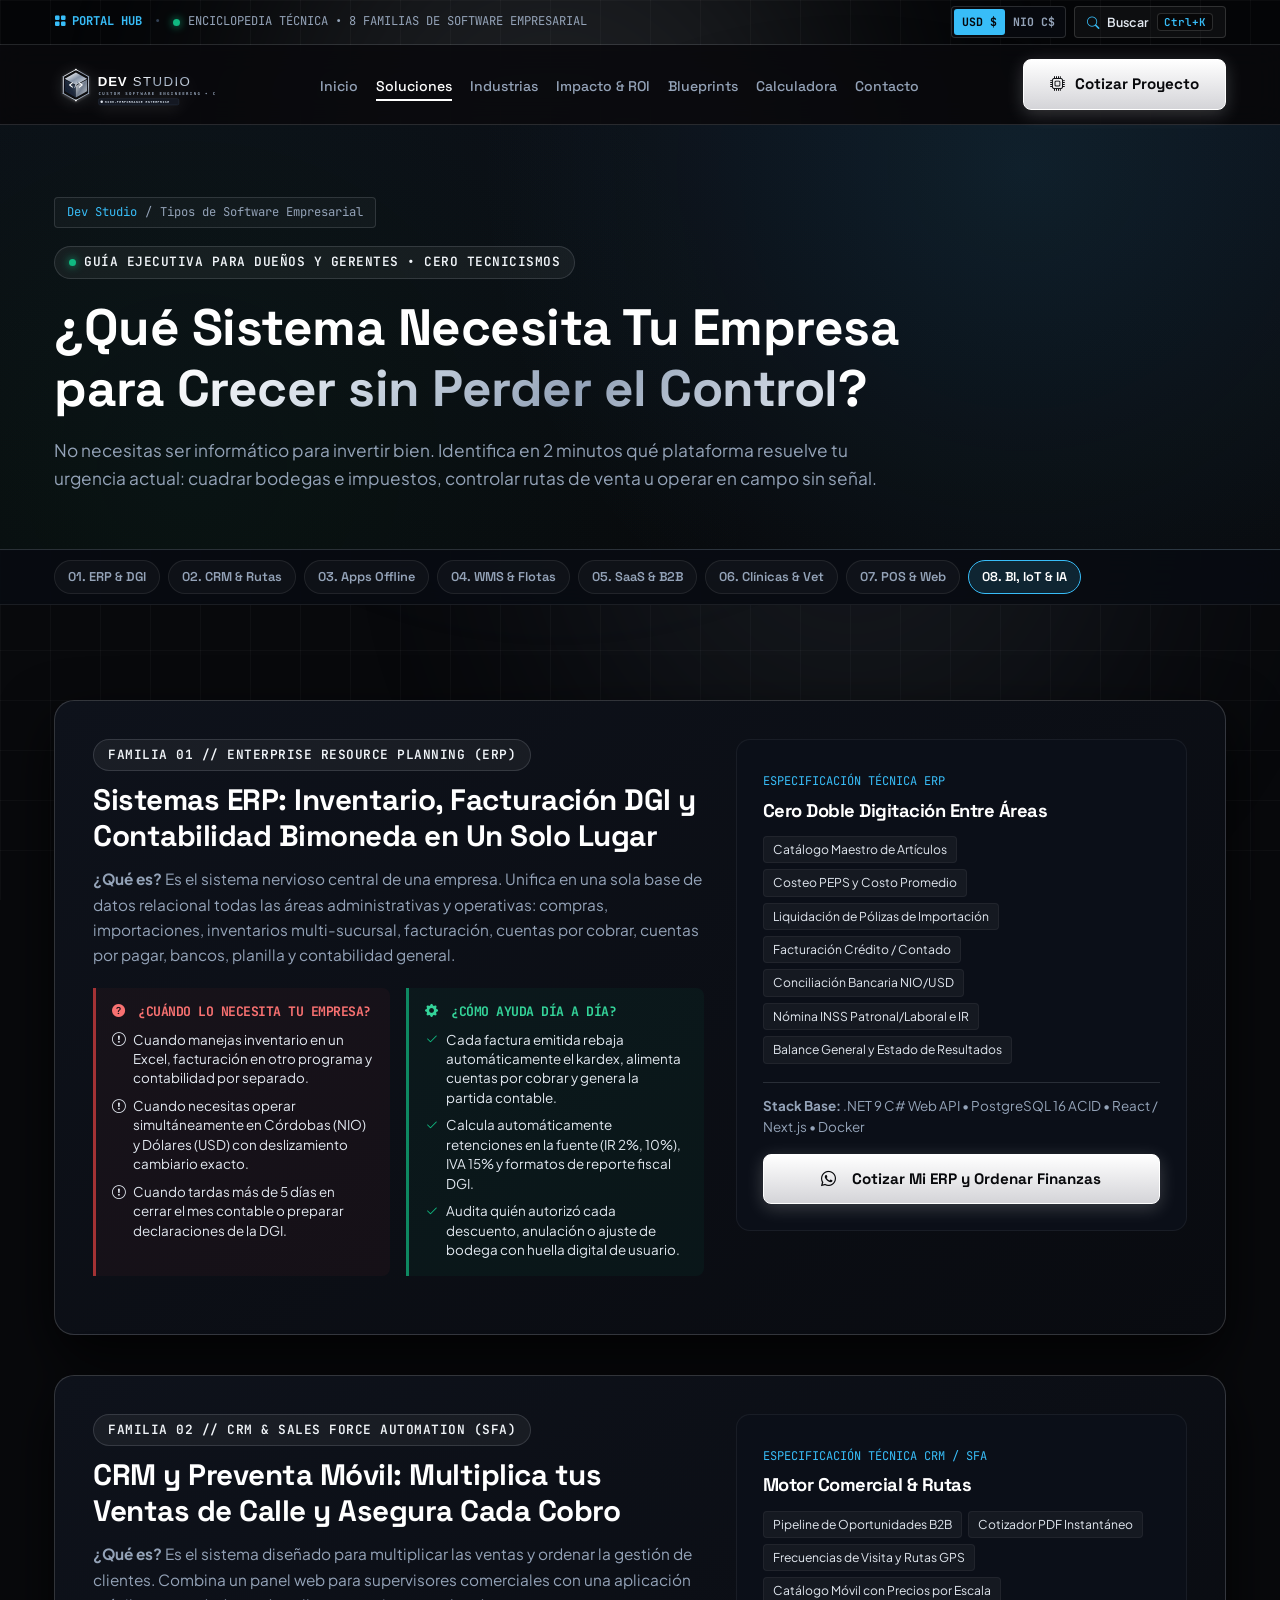
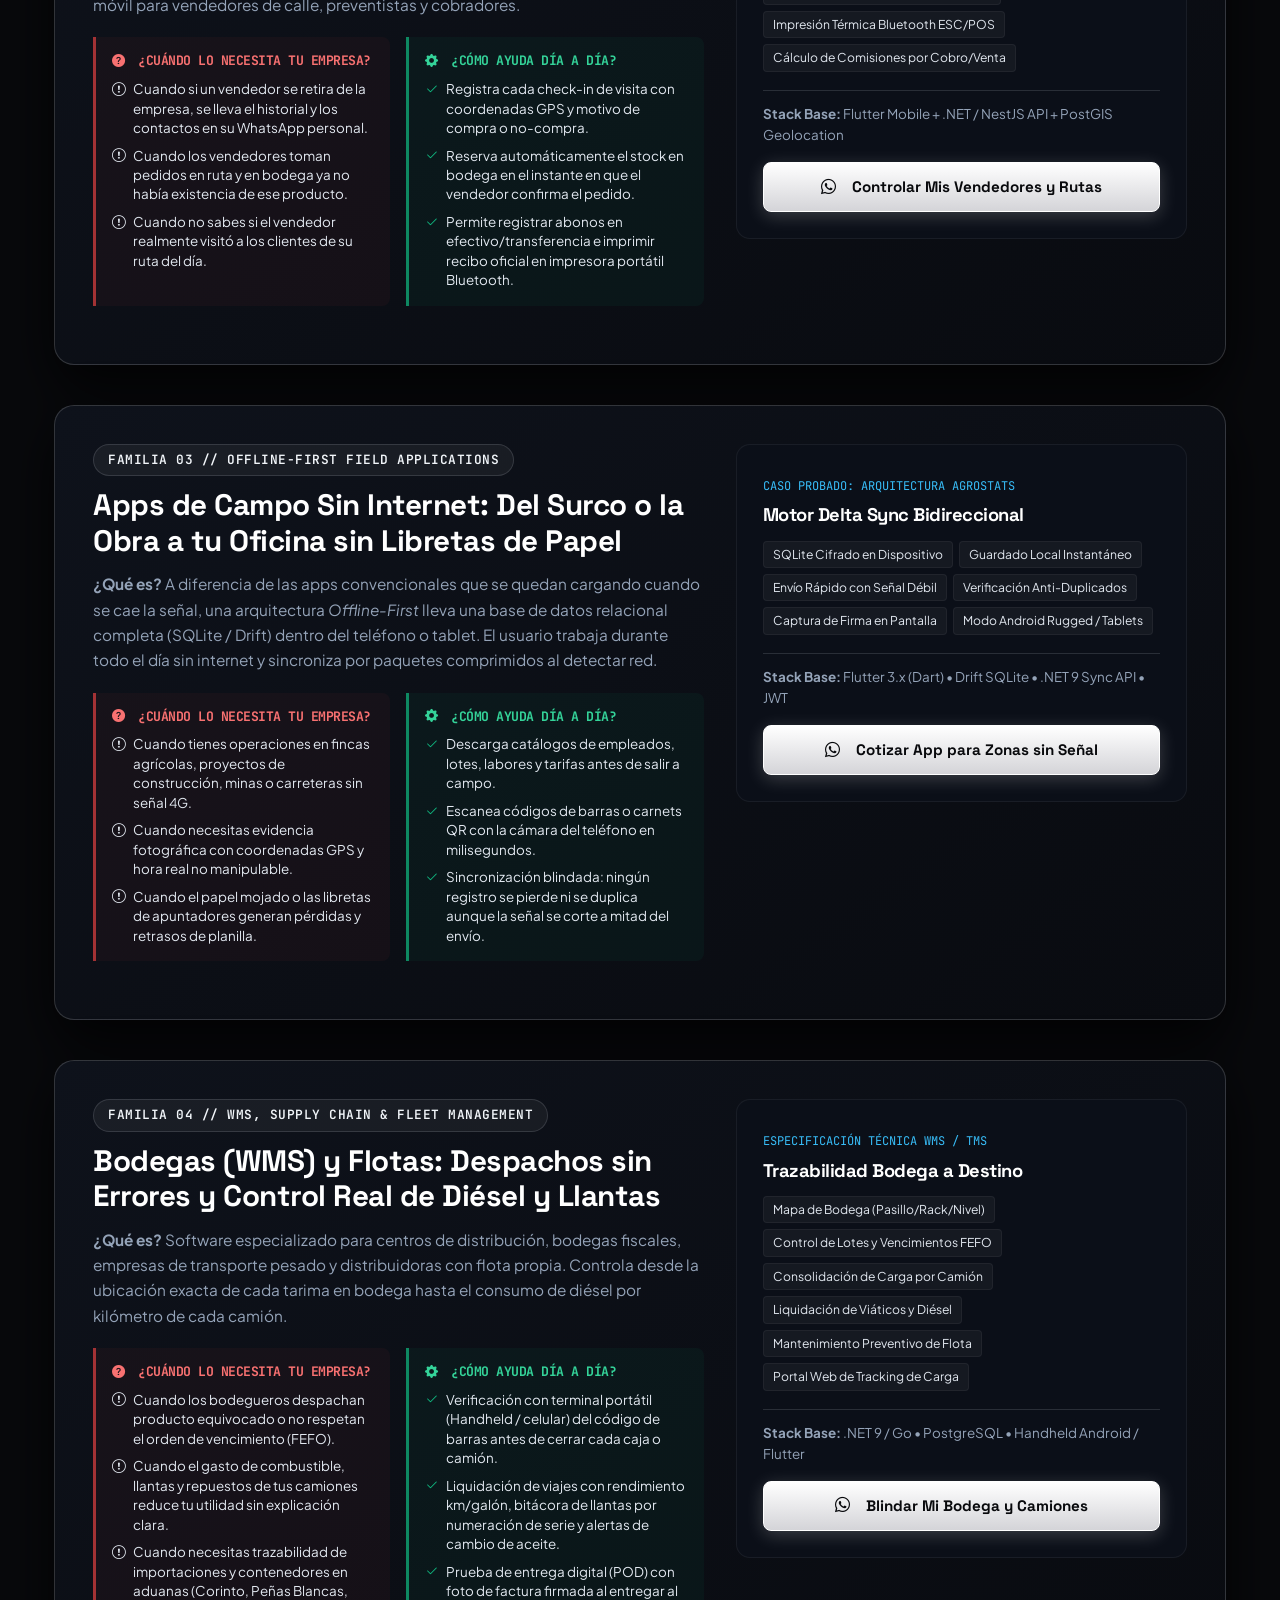
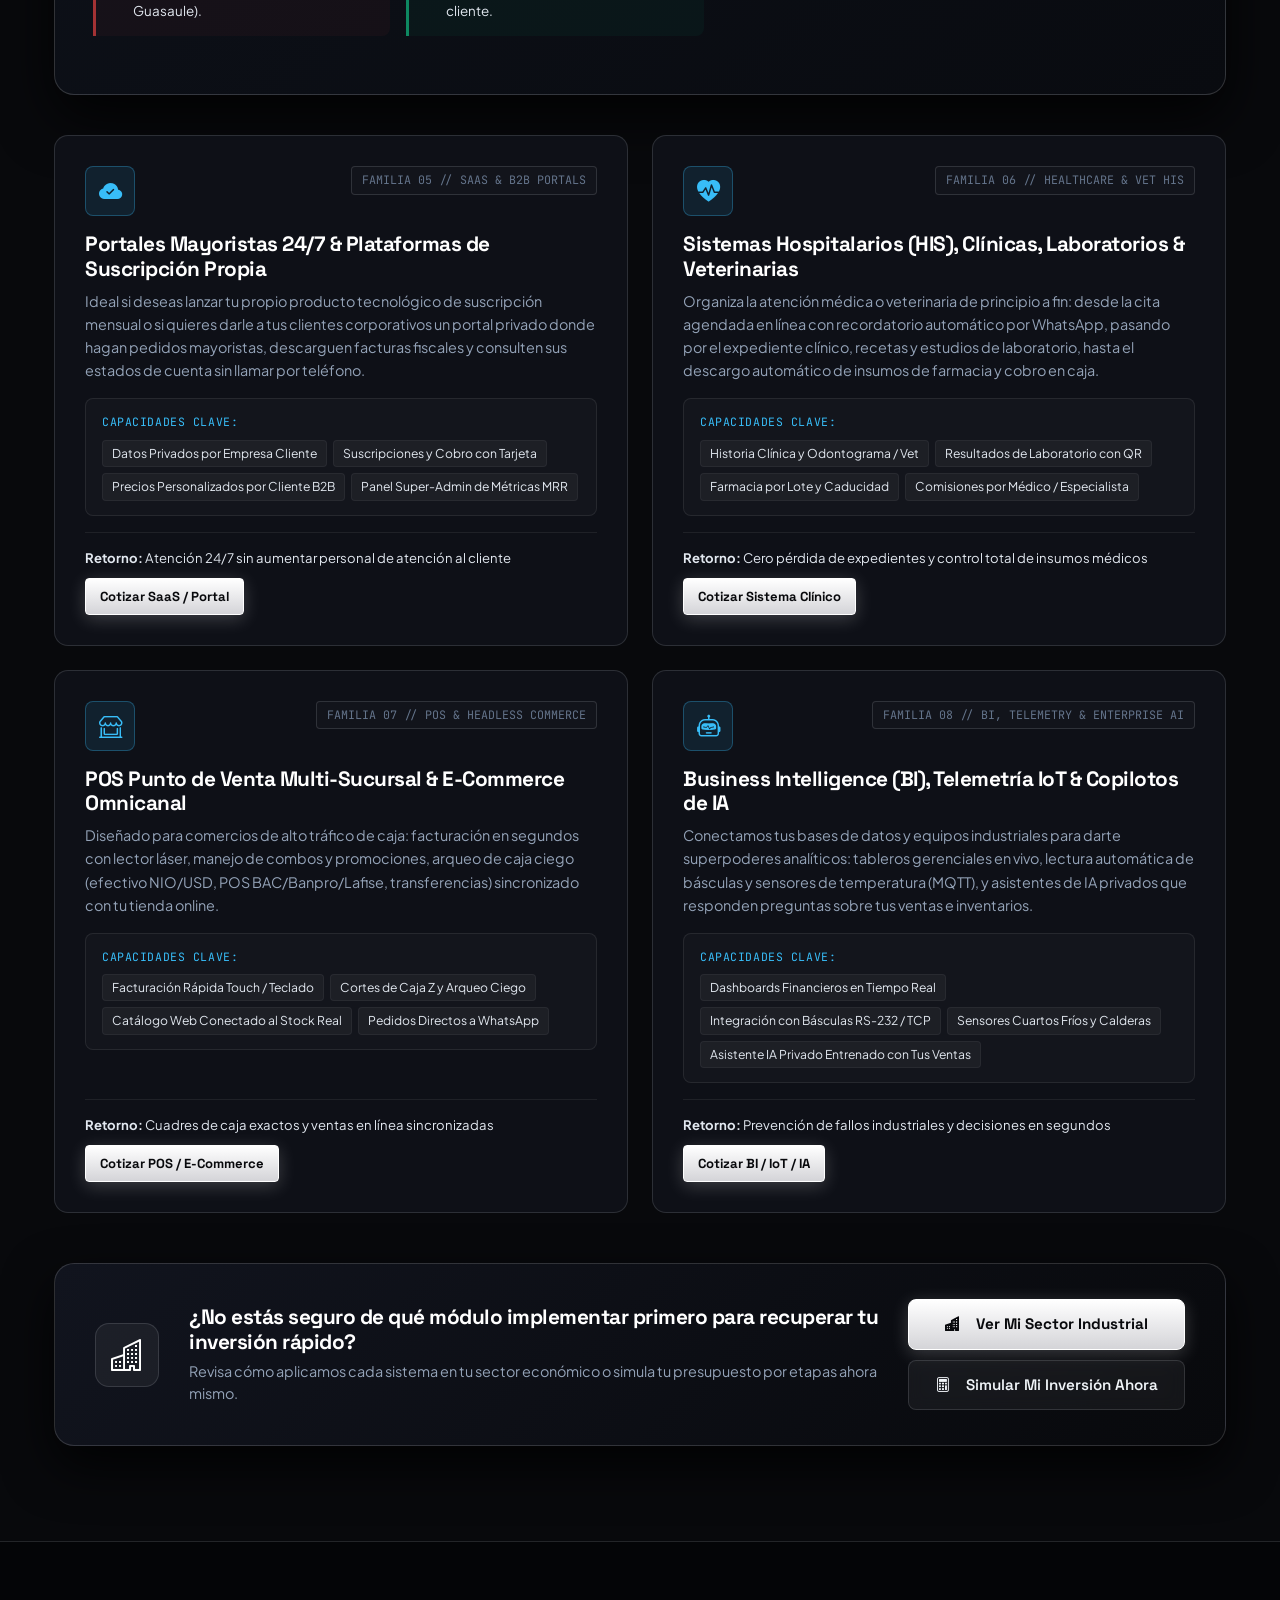
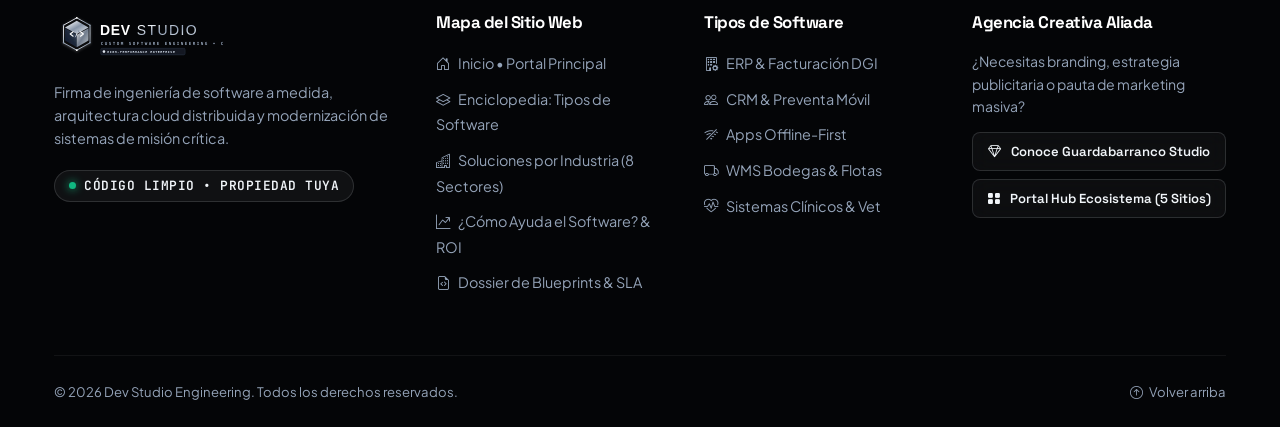
<file: DEV STUDIO/soluciones-software.html>
<!DOCTYPE html>
<html lang="es">
<head>
  <meta charset="UTF-8">
  <meta name="viewport" content="width=device-width, initial-scale=1.0">
  <title>Tipos de Software Empresarial | Enciclopedia de Soluciones — Dev Studio</title>
  <meta name="description" content="Conoce a fondo los 8 tipos de software empresarial que diseña y desarrolla Dev Studio: Sistemas ERP y Facturación DGI, CRM y Preventa en Ruta, Apps Offline-First, WMS Logística, SaaS Multi-Tenant, Sistemas Clínicos HIS, POS Omnicanal e Inteligencia Artificial.">
  <meta name="theme-color" content="#08090C">
  <link rel="preconnect" href="https://fonts.googleapis.com">
  <link rel="preconnect" href="https://fonts.gstatic.com" crossorigin>
  <link href="https://fonts.googleapis.com/css2?family=JetBrains+Mono:wght@400;500;600;700&family=Plus+Jakarta+Sans:wght@400;500;600;700&family=Space+Grotesk:wght@400;500;600;700;800&display=swap" rel="stylesheet">
  <link rel="stylesheet" href="https://cdn.jsdelivr.net/npm/bootstrap-icons@1.11.3/font/bootstrap-icons.min.css">
  <link rel="icon" type="image/svg+xml" href="logo.svg">
  <link rel="stylesheet" href="style.css">
</head>
<body>

  <div class="scroll-progress-bar" id="scrollProgressBar"></div>

  <div class="tech-grid-bg"></div>
  <div class="ambient-light-orb orb-silver-1"></div>
  <div class="ambient-light-orb orb-silver-2"></div>

  <!-- Top Utility & Telemetry Bar -->
  <div class="telemetry-bar">
    <div class="container telemetry-content">
      <div class="telemetry-node">
        <a href="../index.html" class="telemetry-hub-link">
          <i class="bi bi-grid-fill"></i>
          <span>PORTAL HUB</span>
        </a>
        <span class="telemetry-sep">&bull;</span>
        <span class="live-indicator-dot"></span>
        <span>ENCICLOPEDIA TÉCNICA &bull; 8 FAMILIAS DE SOFTWARE EMPRESARIAL</span>
      </div>
      <div class="telemetry-utils-slot"></div>
    </div>
  </div>

  <!-- Header & Navbar Principal -->
  <header class="navbar" id="navbar">
    <div class="container nav-container">
      <a href="index.html" class="nav-brand" aria-label="Dev Studio Inicio">
        <img src="logo.svg" alt="Dev Studio Logo" class="nav-logo-img">
      </a>

      <ul class="nav-menu" id="navMenu">
        <li><a href="index.html" class="nav-link">Inicio</a></li>
        <li><a href="soluciones-software.html" class="nav-link active">Soluciones</a></li>
        <li><a href="industrias.html" class="nav-link">Industrias</a></li>
        <li><a href="impacto-roi.html" class="nav-link">Impacto &amp; ROI</a></li>
        <li><a href="blueprints.html" class="nav-link">Blueprints</a></li>
        <li><a href="index.html#estimador" class="nav-link">Calculadora</a></li>
        <li><a href="index.html#contacto" class="nav-link">Contacto</a></li>
      </ul>

      <div class="nav-actions">
        <a href="index.html#estimador" class="btn btn-silver">
          <i class="bi bi-cpu"></i>
          <span>Cotizar Proyecto</span>
        </a>
      </div>

      <button class="menu-toggle" id="menuToggle" aria-label="Abrir navegación">
        <i class="bi bi-list"></i>
      </button>
    </div>
  </header>

  <!-- Hero de Subpágina -->
  <section class="subpage-hero">
    <div class="container">
      <div class="breadcrumb-tech">
        <a href="index.html">Dev Studio</a>
        <span>/</span>
        <span>Tipos de Software Empresarial</span>
      </div>

      <div style="max-width: 860px;">
        <div class="badge-system mb-3">
          <span class="live-indicator-dot"></span>
          <span>GUÍA EJECUTIVA PARA DUEÑOS Y GERENTES &bull; CERO TECNICISMOS</span>
        </div>
        <h1 style="font-size: clamp(2.1rem, 4vw, 3.3rem); color: #FFFFFF; margin-bottom: 16px;">
          ¿Qué Sistema Necesita Tu Empresa para <span class="text-chrome">Crecer sin Perder el Control</span>?
        </h1>
        <p style="font-size: 1.08rem; color: var(--silver-mid); line-height: 1.65; margin-bottom: 0;">
          No necesitas ser informático para invertir bien. Identifica en 2 minutos qué plataforma resuelve tu urgencia actual: cuadrar bodegas e impuestos, controlar rutas de venta u operar en campo sin señal.
        </p>
      </div>
    </div>
  </section>

  <!-- Barra Fija de Salto Rápido (Sticky Jump Bar) -->
  <nav class="sticky-subpage-nav no-print" aria-label="Índice rápido de familias de software">
    <div class="container sticky-subpage-inner">
      <a href="#sw-erp" class="subpage-jump-pill active">01. ERP &amp; DGI</a>
      <a href="#sw-crm" class="subpage-jump-pill">02. CRM &amp; Rutas</a>
      <a href="#sw-offline" class="subpage-jump-pill">03. Apps Offline</a>
      <a href="#sw-wms" class="subpage-jump-pill">04. WMS &amp; Flotas</a>
      <a href="#sw-saas" class="subpage-jump-pill">05. SaaS &amp; B2B</a>
      <a href="#sw-his" class="subpage-jump-pill">06. Clínicas &amp; Vet</a>
      <a href="#sw-pos" class="subpage-jump-pill">07. POS &amp; Web</a>
      <a href="#sw-ai" class="subpage-jump-pill">08. BI, IoT &amp; IA</a>
    </div>
  </nav>

  <!-- CONTENIDO PROFUNDO: LAS 8 FAMILIAS DE SOFTWARE -->
  <main class="section">
    <div class="container">

      <!-- 01. ERP -->
      <article id="sw-erp" class="industry-spotlight-card" style="margin-bottom: 40px;">
        <div class="industry-spotlight-grid">
          <div>
            <span class="badge-system mb-2">FAMILIA 01 // ENTERPRISE RESOURCE PLANNING (ERP)</span>
            <h2 style="color: #FFFFFF; font-size: 1.85rem; margin-bottom: 12px;">
              Sistemas ERP: Inventario, Facturación DGI y Contabilidad Bimoneda en Un Solo Lugar
            </h2>
            <p style="color: var(--silver-mid); font-size: 0.96rem; line-height: 1.65;">
              <strong>¿Qué es?</strong> Es el sistema nervioso central de una empresa. Unifica en una sola base de datos relacional todas las áreas administrativas y operativas: compras, importaciones, inventarios multi-sucursal, facturación, cuentas por cobrar, cuentas por pagar, bancos, planilla y contabilidad general.
            </p>

            <div class="industry-pains-solutions">
              <div class="ind-box-pain">
                <h5><i class="bi bi-question-circle-fill me-1"></i> ¿Cuándo lo necesita tu empresa?</h5>
                <ul class="ind-list">
                  <li><i class="bi bi-exclamation-circle text-danger"></i> Cuando manejas inventario en un Excel, facturación en otro programa y contabilidad por separado.</li>
                  <li><i class="bi bi-exclamation-circle text-danger"></i> Cuando necesitas operar simultáneamente en Córdobas (NIO) y Dólares (USD) con deslizamiento cambiario exacto.</li>
                  <li><i class="bi bi-exclamation-circle text-danger"></i> Cuando tardas más de 5 días en cerrar el mes contable o preparar declaraciones de la DGI.</li>
                </ul>
              </div>
              <div class="ind-box-sol">
                <h5><i class="bi bi-gear-fill me-1"></i> ¿Cómo ayuda día a día?</h5>
                <ul class="ind-list">
                  <li><i class="bi bi-check2 text-green"></i> Cada factura emitida rebaja automáticamente el kardex, alimenta cuentas por cobrar y genera la partida contable.</li>
                  <li><i class="bi bi-check2 text-green"></i> Calcula automáticamente retenciones en la fuente (IR 2%, 10%), IVA 15% y formatos de reporte fiscal DGI.</li>
                  <li><i class="bi bi-check2 text-green"></i> Audita quién autorizó cada descuento, anulación o ajuste de bodega con huella digital de usuario.</li>
                </ul>
              </div>
            </div>
          </div>

          <div class="industry-arch-panel">
            <span class="font-mono text-cyan" style="font-size: 0.75rem;">ESPECIFICACIÓN TÉCNICA ERP</span>
            <h4 style="color: #FFFFFF; font-size: 1.15rem; margin: 8px 0 14px;">Cero Doble Digitación Entre Áreas</h4>
            <div class="sw-module-pills mb-3">
              <span class="sw-module-pill">Catálogo Maestro de Artículos</span>
              <span class="sw-module-pill">Costeo PEPS y Costo Promedio</span>
              <span class="sw-module-pill">Liquidación de Pólizas de Importación</span>
              <span class="sw-module-pill">Facturación Crédito / Contado</span>
              <span class="sw-module-pill">Conciliación Bancaria NIO/USD</span>
              <span class="sw-module-pill">Nómina INSS Patronal/Laboral e IR</span>
              <span class="sw-module-pill">Balance General y Estado de Resultados</span>
            </div>
            <div style="font-size: 0.84rem; color: var(--silver-mid); border-top: 1px solid var(--silver-border); padding-top: 12px; margin-bottom: 16px;">
              <strong>Stack Base:</strong> .NET 9 C# Web API &bull; PostgreSQL 16 ACID &bull; React / Next.js &bull; Docker
            </div>
            <a href="https://wa.me/50585574484?text=Hola%20Dev%20Studio,%20deseo%20cotizar%20un%20Sistema%20ERP%20a%20medida" target="_blank" rel="noopener" class="btn btn-silver w-100">
              <i class="bi bi-whatsapp me-1"></i> Cotizar Mi ERP y Ordenar Finanzas
            </a>
          </div>
        </div>
      </article>

      <!-- 02. CRM & SFA -->
      <article id="sw-crm" class="industry-spotlight-card" style="margin-bottom: 40px;">
        <div class="industry-spotlight-grid">
          <div>
            <span class="badge-system mb-2">FAMILIA 02 // CRM &amp; SALES FORCE AUTOMATION (SFA)</span>
            <h2 style="color: #FFFFFF; font-size: 1.85rem; margin-bottom: 12px;">
              CRM y Preventa Móvil: Multiplica tus Ventas de Calle y Asegura Cada Cobro
            </h2>
            <p style="color: var(--silver-mid); font-size: 0.96rem; line-height: 1.65;">
              <strong>¿Qué es?</strong> Es el sistema diseñado para multiplicar las ventas y ordenar la gestión de clientes. Combina un panel web para supervisores comerciales con una aplicación móvil para vendedores de calle, preventistas y cobradores.
            </p>

            <div class="industry-pains-solutions">
              <div class="ind-box-pain">
                <h5><i class="bi bi-question-circle-fill me-1"></i> ¿Cuándo lo necesita tu empresa?</h5>
                <ul class="ind-list">
                  <li><i class="bi bi-exclamation-circle text-danger"></i> Cuando si un vendedor se retira de la empresa, se lleva el historial y los contactos en su WhatsApp personal.</li>
                  <li><i class="bi bi-exclamation-circle text-danger"></i> Cuando los vendedores toman pedidos en ruta y en bodega ya no había existencia de ese producto.</li>
                  <li><i class="bi bi-exclamation-circle text-danger"></i> Cuando no sabes si el vendedor realmente visitó a los clientes de su ruta del día.</li>
                </ul>
              </div>
              <div class="ind-box-sol">
                <h5><i class="bi bi-gear-fill me-1"></i> ¿Cómo ayuda día a día?</h5>
                <ul class="ind-list">
                  <li><i class="bi bi-check2 text-green"></i> Registra cada check-in de visita con coordenadas GPS y motivo de compra o no-compra.</li>
                  <li><i class="bi bi-check2 text-green"></i> Reserva automáticamente el stock en bodega en el instante en que el vendedor confirma el pedido.</li>
                  <li><i class="bi bi-check2 text-green"></i> Permite registrar abonos en efectivo/transferencia e imprimir recibo oficial en impresora portátil Bluetooth.</li>
                </ul>
              </div>
            </div>
          </div>

          <div class="industry-arch-panel">
            <span class="font-mono text-cyan" style="font-size: 0.75rem;">ESPECIFICACIÓN TÉCNICA CRM / SFA</span>
            <h4 style="color: #FFFFFF; font-size: 1.15rem; margin: 8px 0 14px;">Motor Comercial &amp; Rutas</h4>
            <div class="sw-module-pills mb-3">
              <span class="sw-module-pill">Pipeline de Oportunidades B2B</span>
              <span class="sw-module-pill">Cotizador PDF Instantáneo</span>
              <span class="sw-module-pill">Frecuencias de Visita y Rutas GPS</span>
              <span class="sw-module-pill">Catálogo Móvil con Precios por Escala</span>
              <span class="sw-module-pill">Impresión Térmica Bluetooth ESC/POS</span>
              <span class="sw-module-pill">Cálculo de Comisiones por Cobro/Venta</span>
            </div>
            <div style="font-size: 0.84rem; color: var(--silver-mid); border-top: 1px solid var(--silver-border); padding-top: 12px; margin-bottom: 16px;">
              <strong>Stack Base:</strong> Flutter Mobile + .NET / NestJS API + PostGIS Geolocation
            </div>
            <a href="https://wa.me/50585574484?text=Hola%20Dev%20Studio,%20deseo%20cotizar%20un%20CRM%20y%20App%20de%20Preventa%20en%20Ruta" target="_blank" rel="noopener" class="btn btn-silver w-100">
              <i class="bi bi-whatsapp me-1"></i> Controlar Mis Vendedores y Rutas
            </a>
          </div>
        </div>
      </article>

      <!-- 03. OFFLINE-FIRST -->
      <article id="sw-offline" class="industry-spotlight-card" style="margin-bottom: 40px;">
        <div class="industry-spotlight-grid">
          <div>
            <span class="badge-system mb-2">FAMILIA 03 // OFFLINE-FIRST FIELD APPLICATIONS</span>
            <h2 style="color: #FFFFFF; font-size: 1.85rem; margin-bottom: 12px;">
              Apps de Campo Sin Internet: Del Surco o la Obra a tu Oficina sin Libretas de Papel
            </h2>
            <p style="color: var(--silver-mid); font-size: 0.96rem; line-height: 1.65;">
              <strong>¿Qué es?</strong> A diferencia de las apps convencionales que se quedan cargando cuando se cae la señal, una arquitectura <em>Offline-First</em> lleva una base de datos relacional completa (SQLite / Drift) dentro del teléfono o tablet. El usuario trabaja durante todo el día sin internet y sincroniza por paquetes comprimidos al detectar red.
            </p>

            <div class="industry-pains-solutions">
              <div class="ind-box-pain">
                <h5><i class="bi bi-question-circle-fill me-1"></i> ¿Cuándo lo necesita tu empresa?</h5>
                <ul class="ind-list">
                  <li><i class="bi bi-exclamation-circle text-danger"></i> Cuando tienes operaciones en fincas agrícolas, proyectos de construcción, minas o carreteras sin señal 4G.</li>
                  <li><i class="bi bi-exclamation-circle text-danger"></i> Cuando necesitas evidencia fotográfica con coordenadas GPS y hora real no manipulable.</li>
                  <li><i class="bi bi-exclamation-circle text-danger"></i> Cuando el papel mojado o las libretas de apuntadores generan pérdidas y retrasos de planilla.</li>
                </ul>
              </div>
              <div class="ind-box-sol">
                <h5><i class="bi bi-gear-fill me-1"></i> ¿Cómo ayuda día a día?</h5>
                <ul class="ind-list">
                  <li><i class="bi bi-check2 text-green"></i> Descarga catálogos de empleados, lotes, labores y tarifas antes de salir a campo.</li>
                  <li><i class="bi bi-check2 text-green"></i> Escanea códigos de barras o carnets QR con la cámara del teléfono en milisegundos.</li>
                  <li><i class="bi bi-check2 text-green"></i> Sincronización blindada: ningún registro se pierde ni se duplica aunque la señal se corte a mitad del envío.</li>
                </ul>
              </div>
            </div>
          </div>

          <div class="industry-arch-panel">
            <span class="font-mono text-cyan" style="font-size: 0.75rem;">CASO PROBADO: ARQUITECTURA AGROSTATS</span>
            <h4 style="color: #FFFFFF; font-size: 1.15rem; margin: 8px 0 14px;">Motor Delta Sync Bidireccional</h4>
            <div class="sw-module-pills mb-3">
              <span class="sw-module-pill">SQLite Cifrado en Dispositivo</span>
              <span class="sw-module-pill">Guardado Local Instantáneo</span>
              <span class="sw-module-pill">Envío Rápido con Señal Débil</span>
              <span class="sw-module-pill">Verificación Anti-Duplicados</span>
              <span class="sw-module-pill">Captura de Firma en Pantalla</span>
              <span class="sw-module-pill">Modo Android Rugged / Tablets</span>
            </div>
            <div style="font-size: 0.84rem; color: var(--silver-mid); border-top: 1px solid var(--silver-border); padding-top: 12px; margin-bottom: 16px;">
              <strong>Stack Base:</strong> Flutter 3.x (Dart) &bull; Drift SQLite &bull; .NET 9 Sync API &bull; JWT
            </div>
            <a href="https://wa.me/50585574484?text=Hola%20Dev%20Studio,%20deseo%20cotizar%20una%20App%20M%C3%B3vil%20Offline-First%20para%20campo" target="_blank" rel="noopener" class="btn btn-silver w-100">
              <i class="bi bi-whatsapp me-1"></i> Cotizar App para Zonas sin Señal
            </a>
          </div>
        </div>
      </article>

      <!-- 04. WMS & SCM -->
      <article id="sw-wms" class="industry-spotlight-card" style="margin-bottom: 40px;">
        <div class="industry-spotlight-grid">
          <div>
            <span class="badge-system mb-2">FAMILIA 04 // WMS, SUPPLY CHAIN &amp; FLEET MANAGEMENT</span>
            <h2 style="color: #FFFFFF; font-size: 1.85rem; margin-bottom: 12px;">
              Bodegas (WMS) y Flotas: Despachos sin Errores y Control Real de Diésel y Llantas
            </h2>
            <p style="color: var(--silver-mid); font-size: 0.96rem; line-height: 1.65;">
              <strong>¿Qué es?</strong> Software especializado para centros de distribución, bodegas fiscales, empresas de transporte pesado y distribuidoras con flota propia. Controla desde la ubicación exacta de cada tarima en bodega hasta el consumo de diésel por kilómetro de cada camión.
            </p>

            <div class="industry-pains-solutions">
              <div class="ind-box-pain">
                <h5><i class="bi bi-question-circle-fill me-1"></i> ¿Cuándo lo necesita tu empresa?</h5>
                <ul class="ind-list">
                  <li><i class="bi bi-exclamation-circle text-danger"></i> Cuando los bodegueros despachan producto equivocado o no respetan el orden de vencimiento (FEFO).</li>
                  <li><i class="bi bi-exclamation-circle text-danger"></i> Cuando el gasto de combustible, llantas y repuestos de tus camiones reduce tu utilidad sin explicación clara.</li>
                  <li><i class="bi bi-exclamation-circle text-danger"></i> Cuando necesitas trazabilidad de importaciones y contenedores en aduanas (Corinto, Peñas Blancas, Guasaule).</li>
                </ul>
              </div>
              <div class="ind-box-sol">
                <h5><i class="bi bi-gear-fill me-1"></i> ¿Cómo ayuda día a día?</h5>
                <ul class="ind-list">
                  <li><i class="bi bi-check2 text-green"></i> Verificación con terminal portátil (Handheld / celular) del código de barras antes de cerrar cada caja o camión.</li>
                  <li><i class="bi bi-check2 text-green"></i> Liquidación de viajes con rendimiento km/galón, bitácora de llantas por numeración de serie y alertas de cambio de aceite.</li>
                  <li><i class="bi bi-check2 text-green"></i> Prueba de entrega digital (POD) con foto de factura firmada al entregar al cliente.</li>
                </ul>
              </div>
            </div>
          </div>

          <div class="industry-arch-panel">
            <span class="font-mono text-cyan" style="font-size: 0.75rem;">ESPECIFICACIÓN TÉCNICA WMS / TMS</span>
            <h4 style="color: #FFFFFF; font-size: 1.15rem; margin: 8px 0 14px;">Trazabilidad Bodega a Destino</h4>
            <div class="sw-module-pills mb-3">
              <span class="sw-module-pill">Mapa de Bodega (Pasillo/Rack/Nivel)</span>
              <span class="sw-module-pill">Control de Lotes y Vencimientos FEFO</span>
              <span class="sw-module-pill">Consolidación de Carga por Camión</span>
              <span class="sw-module-pill">Liquidación de Viáticos y Diésel</span>
              <span class="sw-module-pill">Mantenimiento Preventivo de Flota</span>
              <span class="sw-module-pill">Portal Web de Tracking de Carga</span>
            </div>
            <div style="font-size: 0.84rem; color: var(--silver-mid); border-top: 1px solid var(--silver-border); padding-top: 12px; margin-bottom: 16px;">
              <strong>Stack Base:</strong> .NET 9 / Go &bull; PostgreSQL &bull; Handheld Android / Flutter
            </div>
            <a href="https://wa.me/50585574484?text=Hola%20Dev%20Studio,%20deseo%20cotizar%20un%20sistema%20WMS%20de%20Bodega%20y%20Flotas" target="_blank" rel="noopener" class="btn btn-silver w-100">
              <i class="bi bi-whatsapp me-1"></i> Blindar Mi Bodega y Camiones
            </a>
          </div>
        </div>
      </article>

      <!-- 05 a 08 en Grid Detallado -->
      <div class="sw-taxonomy-grid">
        <!-- 05. SaaS -->
        <article id="sw-saas" class="sw-type-card">
          <div>
            <div class="sw-type-top">
              <div class="sw-type-icon"><i class="bi bi-cloud-check-fill"></i></div>
              <span class="sw-type-code">FAMILIA 05 // SAAS &amp; B2B PORTALS</span>
            </div>
            <h3>Portales Mayoristas 24/7 &amp; Plataformas de Suscripción Propia</h3>
            <p>
              Ideal si deseas lanzar tu propio producto tecnológico de suscripción mensual o si quieres darle a tus clientes corporativos un portal privado donde hagan pedidos mayoristas, descarguen facturas fiscales y consulten sus estados de cuenta sin llamar por teléfono.
            </p>
            <div class="sw-anatomy-box">
              <div class="sw-anatomy-title">Capacidades Clave:</div>
              <div class="sw-module-pills">
                <span class="sw-module-pill">Datos Privados por Empresa Cliente</span>
                <span class="sw-module-pill">Suscripciones y Cobro con Tarjeta</span>
                <span class="sw-module-pill">Precios Personalizados por Cliente B2B</span>
                <span class="sw-module-pill">Panel Super-Admin de Métricas MRR</span>
              </div>
            </div>
          </div>
          <div class="sw-type-footer">
            <span><strong>Retorno:</strong> Atención 24/7 sin aumentar personal de atención al cliente</span>
            <a href="https://wa.me/50585574484?text=Hola%20Dev%20Studio,%20deseo%20cotizar%20una%20Plataforma%20SaaS%20o%20Portal%20B2B" target="_blank" rel="noopener" class="btn btn-sm btn-silver">Cotizar SaaS / Portal</a>
          </div>
        </article>

        <!-- 06. HIS Clínico -->
        <article id="sw-his" class="sw-type-card">
          <div>
            <div class="sw-type-top">
              <div class="sw-type-icon"><i class="bi bi-heart-pulse-fill"></i></div>
              <span class="sw-type-code">FAMILIA 06 // HEALTHCARE &amp; VET HIS</span>
            </div>
            <h3>Sistemas Hospitalarios (HIS), Clínicas, Laboratorios &amp; Veterinarias</h3>
            <p>
              Organiza la atención médica o veterinaria de principio a fin: desde la cita agendada en línea con recordatorio automático por WhatsApp, pasando por el expediente clínico, recetas y estudios de laboratorio, hasta el descargo automático de insumos de farmacia y cobro en caja.
            </p>
            <div class="sw-anatomy-box">
              <div class="sw-anatomy-title">Capacidades Clave:</div>
              <div class="sw-module-pills">
                <span class="sw-module-pill">Historia Clínica y Odontograma / Vet</span>
                <span class="sw-module-pill">Resultados de Laboratorio con QR</span>
                <span class="sw-module-pill">Farmacia por Lote y Caducidad</span>
                <span class="sw-module-pill">Comisiones por Médico / Especialista</span>
              </div>
            </div>
          </div>
          <div class="sw-type-footer">
            <span><strong>Retorno:</strong> Cero pérdida de expedientes y control total de insumos médicos</span>
            <a href="https://wa.me/50585574484?text=Hola%20Dev%20Studio,%20deseo%20cotizar%20un%20Sistema%20Cl%C3%ADnico%20/%20Veterinario" target="_blank" rel="noopener" class="btn btn-sm btn-silver">Cotizar Sistema Clínico</a>
          </div>
        </article>

        <!-- 07. POS & E-Commerce -->
        <article id="sw-pos" class="sw-type-card">
          <div>
            <div class="sw-type-top">
              <div class="sw-type-icon"><i class="bi bi-shop-window"></i></div>
              <span class="sw-type-code">FAMILIA 07 // POS &amp; HEADLESS COMMERCE</span>
            </div>
            <h3>POS Punto de Venta Multi-Sucursal &amp; E-Commerce Omnicanal</h3>
            <p>
              Diseñado para comercios de alto tráfico de caja: facturación en segundos con lector láser, manejo de combos y promociones, arqueo de caja ciego (efectivo NIO/USD, POS BAC/Banpro/Lafise, transferencias) sincronizado con tu tienda online.
            </p>
            <div class="sw-anatomy-box">
              <div class="sw-anatomy-title">Capacidades Clave:</div>
              <div class="sw-module-pills">
                <span class="sw-module-pill">Facturación Rápida Touch / Teclado</span>
                <span class="sw-module-pill">Cortes de Caja Z y Arqueo Ciego</span>
                <span class="sw-module-pill">Catálogo Web Conectado al Stock Real</span>
                <span class="sw-module-pill">Pedidos Directos a WhatsApp</span>
              </div>
            </div>
          </div>
          <div class="sw-type-footer">
            <span><strong>Retorno:</strong> Cuadres de caja exactos y ventas en línea sincronizadas</span>
            <a href="https://wa.me/50585574484?text=Hola%20Dev%20Studio,%20deseo%20cotizar%20un%20Sistema%20POS%20y%20E-Commerce" target="_blank" rel="noopener" class="btn btn-sm btn-silver">Cotizar POS / E-Commerce</a>
          </div>
        </article>

        <!-- 08. BI, IoT & AI -->
        <article id="sw-ai" class="sw-type-card">
          <div>
            <div class="sw-type-top">
              <div class="sw-type-icon"><i class="bi bi-robot"></i></div>
              <span class="sw-type-code">FAMILIA 08 // BI, TELEMETRY &amp; ENTERPRISE AI</span>
            </div>
            <h3>Business Intelligence (BI), Telemetría IoT &amp; Copilotos de IA</h3>
            <p>
              Conectamos tus bases de datos y equipos industriales para darte superpoderes analíticos: tableros gerenciales en vivo, lectura automática de básculas y sensores de temperatura (MQTT), y asistentes de IA privados que responden preguntas sobre tus ventas e inventarios.
            </p>
            <div class="sw-anatomy-box">
              <div class="sw-anatomy-title">Capacidades Clave:</div>
              <div class="sw-module-pills">
                <span class="sw-module-pill">Dashboards Financieros en Tiempo Real</span>
                <span class="sw-module-pill">Integración con Básculas RS-232 / TCP</span>
                <span class="sw-module-pill">Sensores Cuartos Fríos y Calderas</span>
                <span class="sw-module-pill">Asistente IA Privado Entrenado con Tus Ventas</span>
              </div>
            </div>
          </div>
          <div class="sw-type-footer">
            <span><strong>Retorno:</strong> Prevención de fallos industriales y decisiones en segundos</span>
            <a href="https://wa.me/50585574484?text=Hola%20Dev%20Studio,%20deseo%20cotizar%20un%20proyecto%20de%20BI,%20IoT%20o%20Inteligencia%20Artificial" target="_blank" rel="noopener" class="btn btn-sm btn-silver">Cotizar BI / IoT / IA</a>
          </div>
        </article>
      </div>

      <!-- Callout Final hacia Industrias y Calculadora -->
      <div class="dev-dossier-banner" style="margin-top: 50px;">
        <div class="dev-dossier-icon">
          <i class="bi bi-buildings"></i>
        </div>
        <div class="dev-dossier-info">
          <h4>¿No estás seguro de qué módulo implementar primero para recuperar tu inversión rápido?</h4>
          <p>
            Revisa cómo aplicamos cada sistema en tu sector económico o simula tu presupuesto por etapas ahora mismo.
          </p>
        </div>
        <div class="dev-dossier-btns">
          <a href="industrias.html" class="btn btn-silver">
            <i class="bi bi-buildings-fill me-1"></i> Ver Mi Sector Industrial
          </a>
          <a href="index.html#estimador" class="btn btn-secondary">
            <i class="bi bi-calculator me-1"></i> Simular Mi Inversión Ahora
          </a>
        </div>
      </div>

    </div>
  </main>

  <!-- Footer -->
  <footer class="footer">
    <div class="container">
      <div class="footer-grid">
        <div class="footer-col">
          <img src="logo.svg" alt="Dev Studio Logo" style="height: 44px; margin-bottom: 18px;">
          <p style="font-size: 0.9rem; line-height: 1.6; margin-bottom: 20px;">
            Firma de ingeniería de software a medida, arquitectura cloud distribuida y modernización de sistemas de misión crítica.
          </p>
          <div class="badge-system mb-3">
            <span class="live-indicator-dot"></span>
            <span>CÓDIGO LIMPIO &bull; PROPIEDAD TUYA</span>
          </div>
        </div>

        <div class="footer-col">
          <h5>Mapa del Sitio Web</h5>
          <ul class="footer-links">
            <li><a href="index.html"><i class="bi bi-house-door me-1"></i> Inicio &bull; Portal Principal</a></li>
            <li><a href="soluciones-software.html"><i class="bi bi-layers me-1"></i> Enciclopedia: Tipos de Software</a></li>
            <li><a href="industrias.html"><i class="bi bi-buildings me-1"></i> Soluciones por Industria (8 Sectores)</a></li>
            <li><a href="impacto-roi.html"><i class="bi bi-graph-up-arrow me-1"></i> ¿Cómo Ayuda el Software? &amp; ROI</a></li>
            <li><a href="blueprints.html"><i class="bi bi-file-earmark-code me-1"></i> Dossier de Blueprints &amp; SLA</a></li>
          </ul>
        </div>

        <div class="footer-col">
          <h5>Tipos de Software</h5>
          <ul class="footer-links">
            <li><a href="#sw-erp"><i class="bi bi-building-gear me-1"></i> ERP &amp; Facturación DGI</a></li>
            <li><a href="#sw-crm"><i class="bi bi-people me-1"></i> CRM &amp; Preventa Móvil</a></li>
            <li><a href="#sw-offline"><i class="bi bi-wifi-off me-1"></i> Apps Offline-First</a></li>
            <li><a href="#sw-wms"><i class="bi bi-truck me-1"></i> WMS Bodegas &amp; Flotas</a></li>
            <li><a href="#sw-his"><i class="bi bi-heart-pulse me-1"></i> Sistemas Clínicos &amp; Vet</a></li>
          </ul>
        </div>

        <div class="footer-col">
          <h5>Agencia Creativa Aliada</h5>
          <p style="font-size: 0.88rem; margin-bottom: 14px; color: var(--silver-mid);">
            ¿Necesitas branding, estrategia publicitaria o pauta de marketing masiva?
          </p>
          <div style="display: flex; flex-direction: column; gap: 8px;">
            <a href="../GUARDABARRANCO%20STUDIO/index.html" class="btn btn-outline-silver" style="font-size: 0.82rem; padding: 8px 14px;">
              <i class="bi bi-gem"></i>
              <span>Conoce Guardabarranco Studio</span>
            </a>
            <a href="../index.html" class="btn btn-outline-silver" style="font-size: 0.82rem; padding: 8px 14px;">
              <i class="bi bi-grid-fill"></i>
              <span>Portal Hub Ecosistema (5 Sitios)</span>
            </a>
          </div>
        </div>
      </div>

      <div class="footer-bottom">
        <div>&copy; 2026 Dev Studio Engineering. Todos los derechos reservados.</div>
        <div><a href="#" style="color: var(--silver-mid);"><i class="bi bi-arrow-up-circle me-1"></i>Volver arriba</a></div>
      </div>
    </div>
  </footer>

  <script src="script.js"></script>
</body>
</html>
</file>
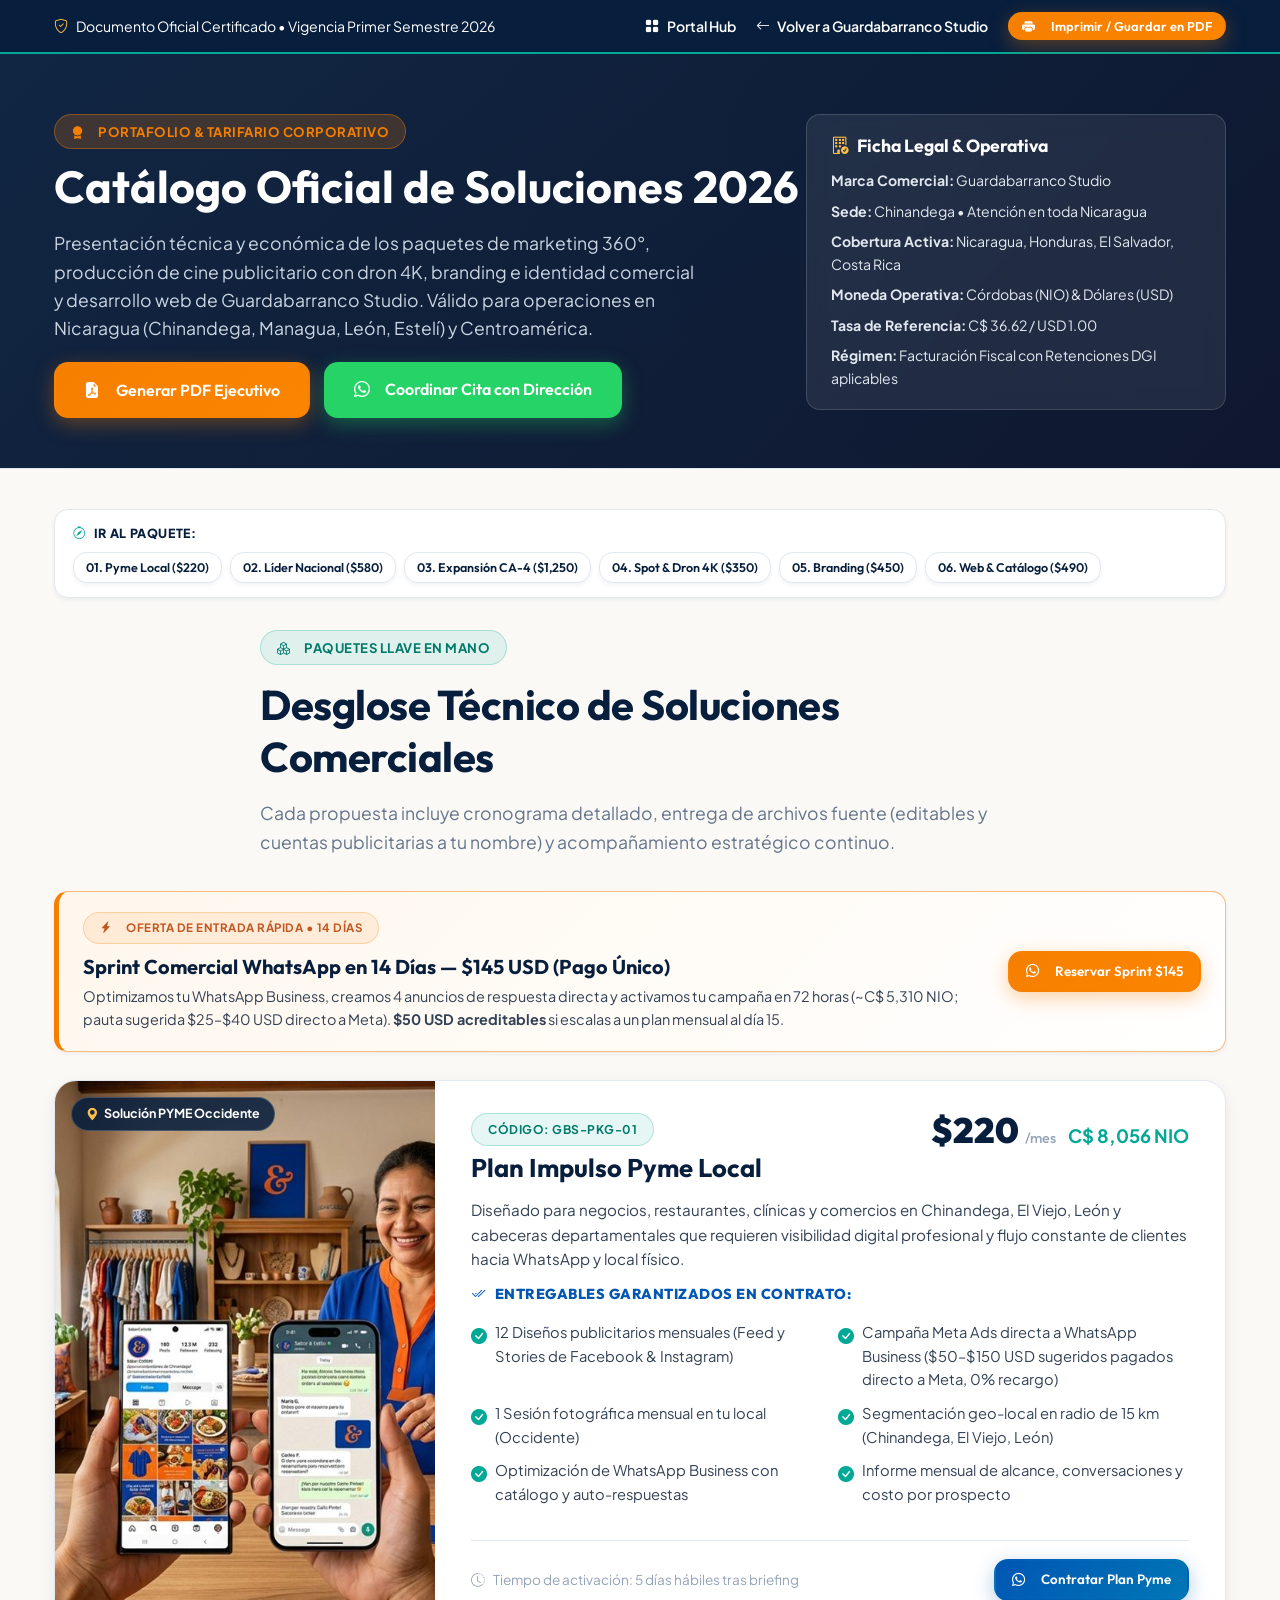
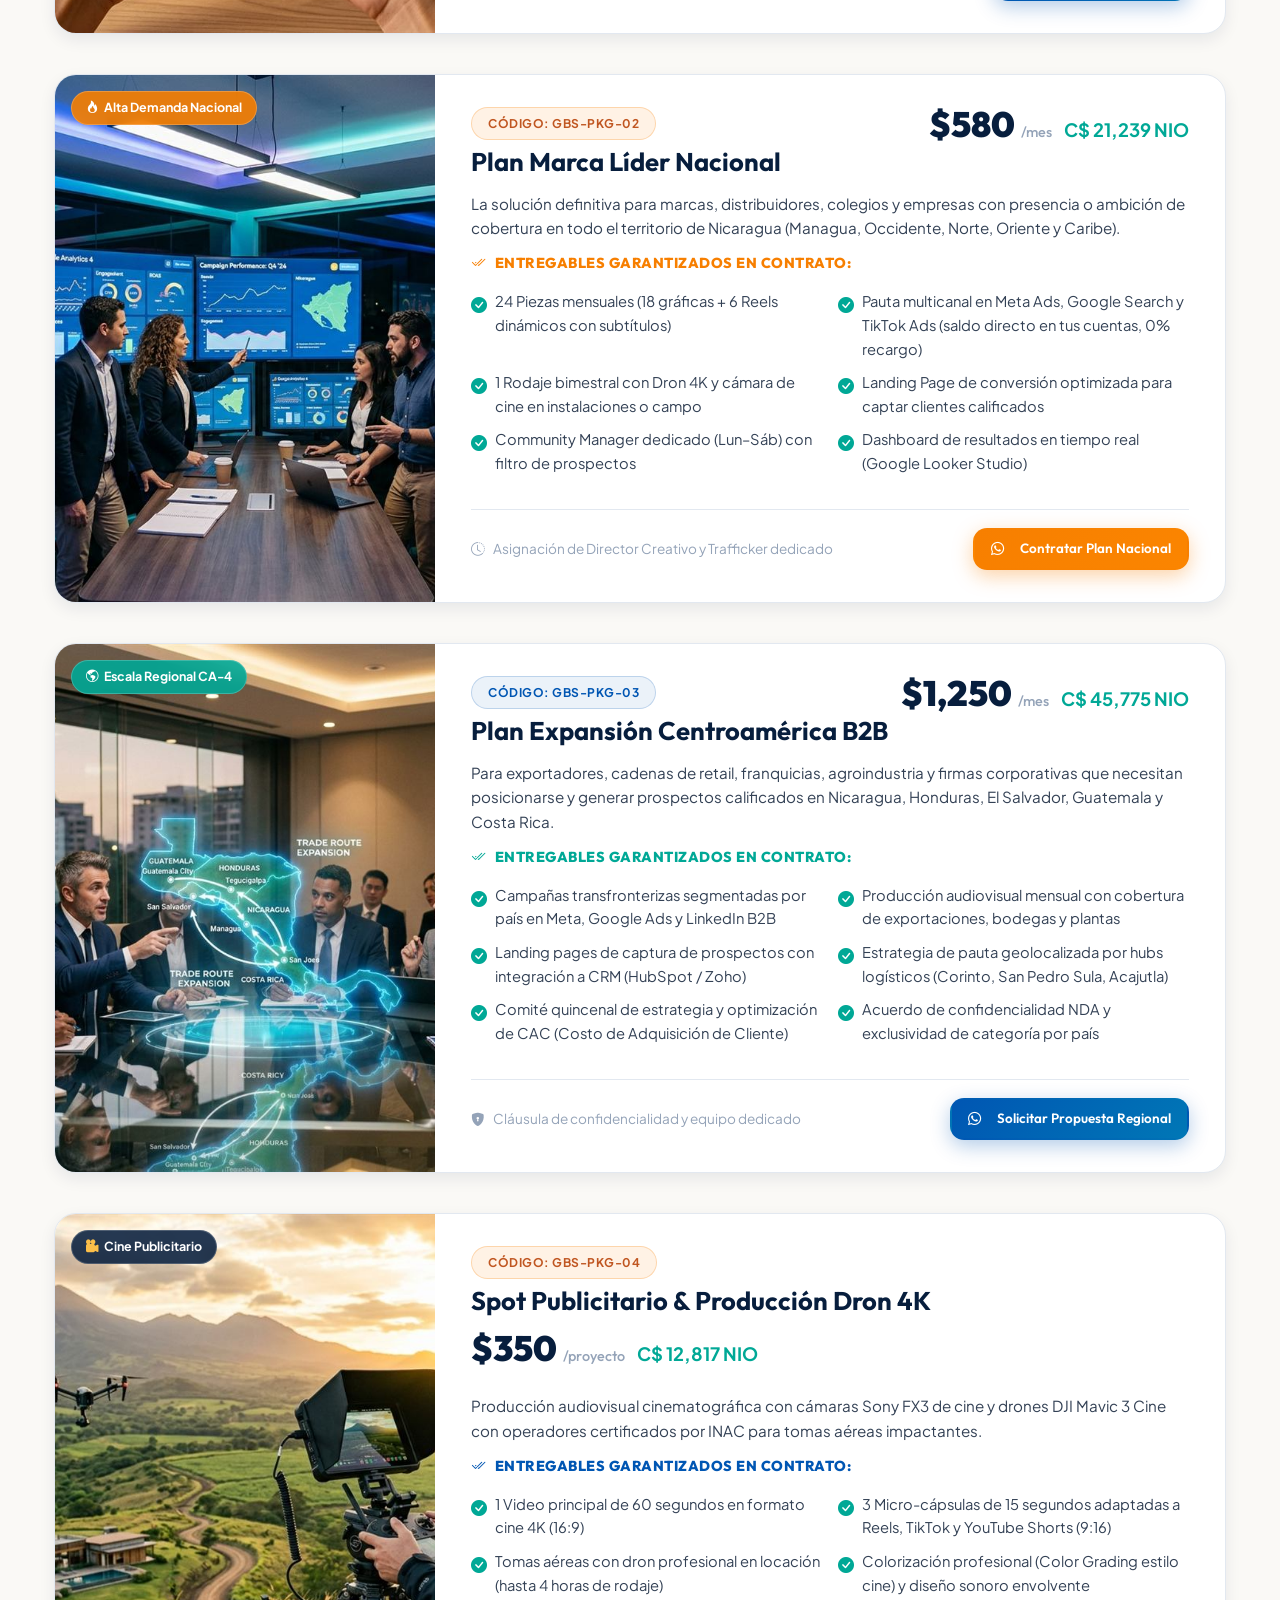
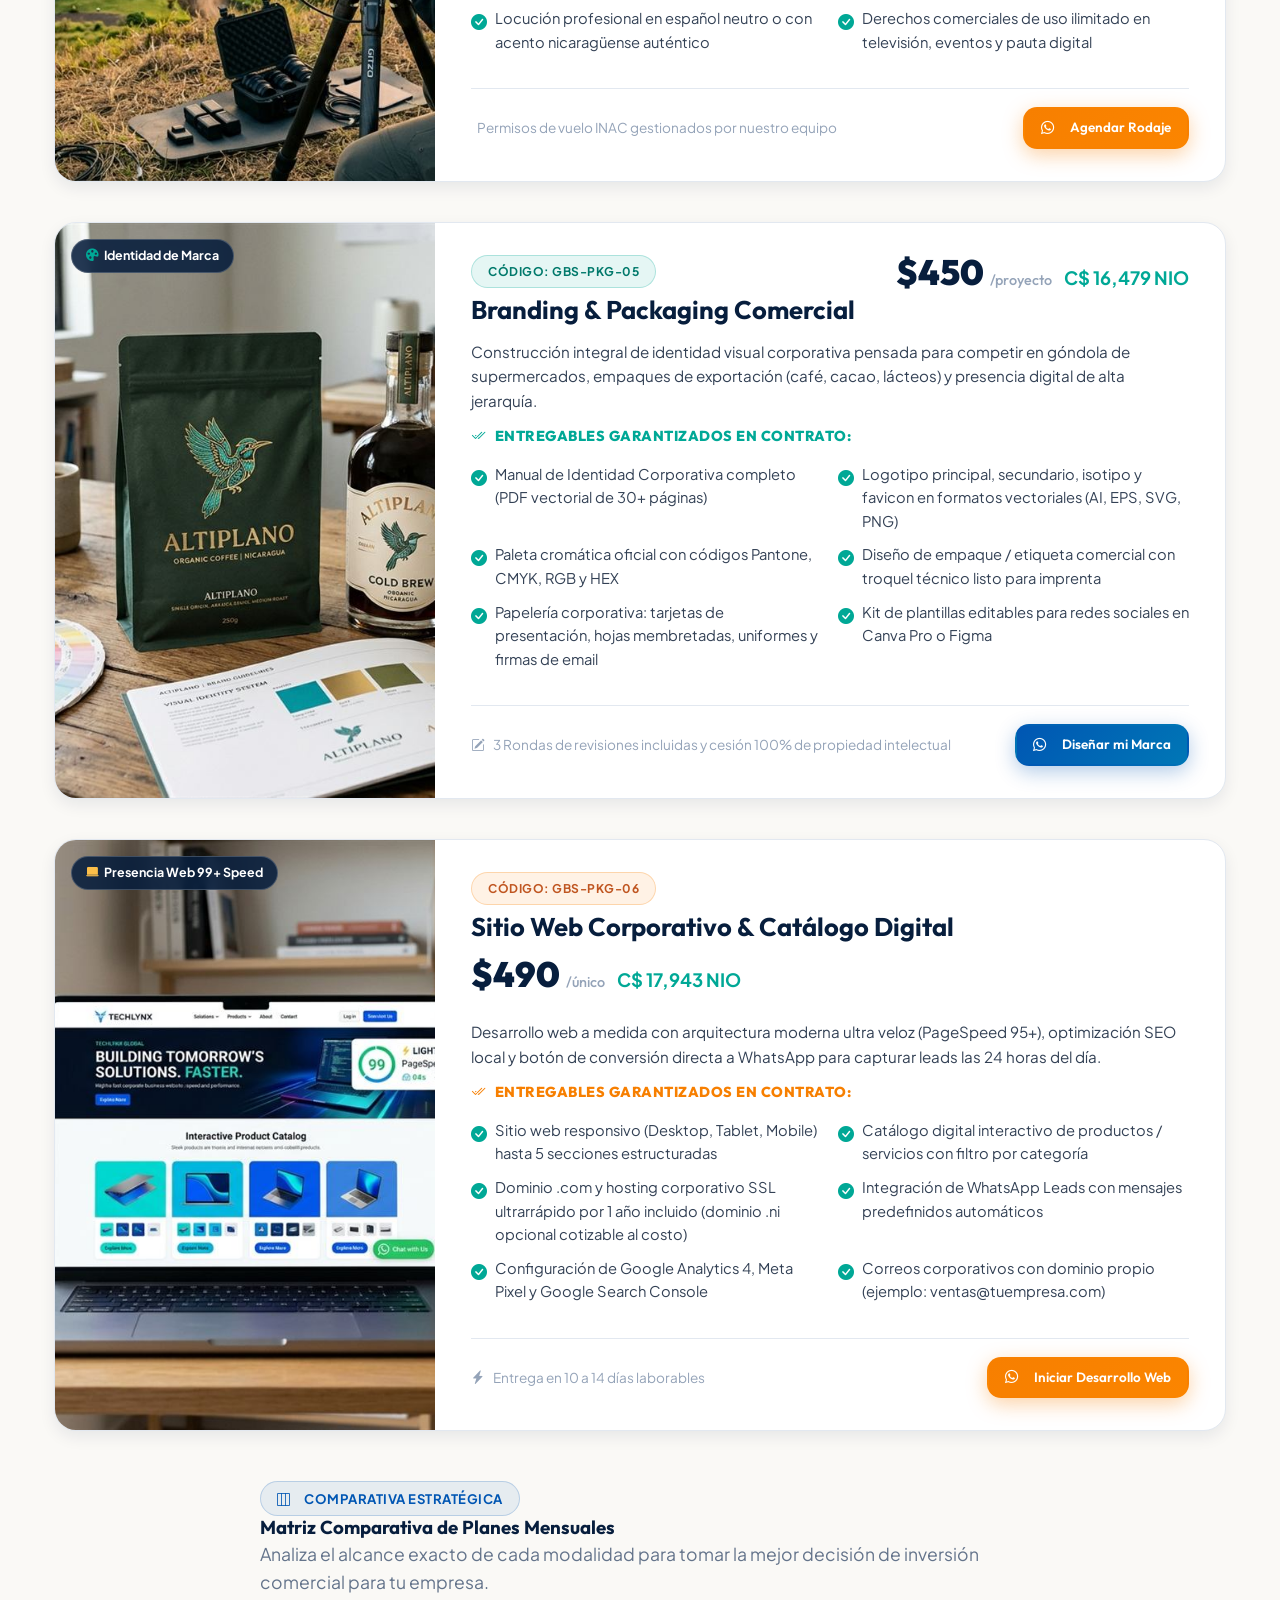
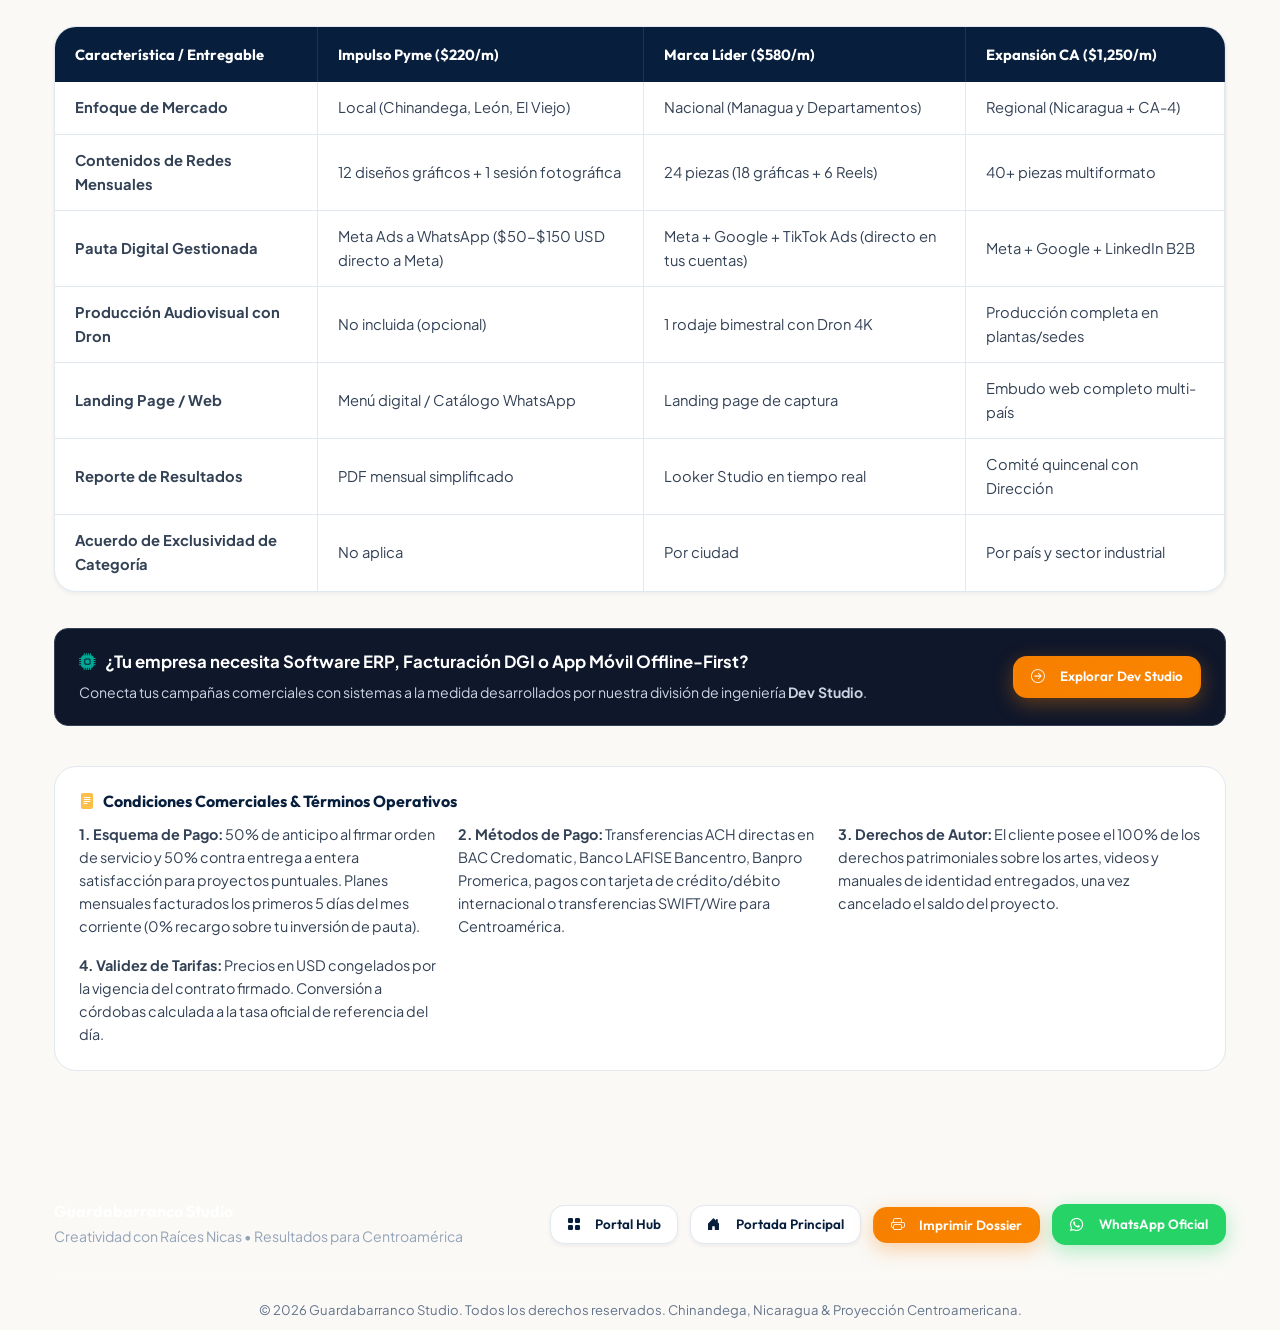
<file: GUARDABARRANCO STUDIO/catalogo.html>
<!DOCTYPE html>
<html lang="es">
<head>
  <meta charset="UTF-8">
  <meta name="viewport" content="width=device-width, initial-scale=1.0">
  <title>Catálogo Oficial de Tarifas & Dossier Comercial 2026 | Guardabarranco Studio</title>
  
  <!-- SEO & Social Meta -->
  <meta name="description" content="Dossier corporativo y catálogo oficial de tarifas 2026 de Guardabarranco Studio. Planes de marketing 360°, producción audiovisual dron 4K, branding y sitios web en Nicaragua y Centroamérica.">
  <meta name="keywords" content="catalogo tarifas marketing nicaragua, precios publicidad chinandega, pauta meta ads managua, produccion dron 4k, guardabarranco studio">
  <meta property="og:title" content="Catálogo Oficial de Tarifas 2026 | Guardabarranco Studio">
  <meta property="og:description" content="Conoce la propuesta comercial completa con entregables garantizados y costos transparentes en Córdobas (NIO) y Dólares (USD).">
  <meta property="og:image" content="assets/catalogo/marca-nacional.jpg">
  <meta property="og:type" content="website">
  <link rel="canonical" href="https://guardabarrancostudio-hub.github.io/pages/GUARDABARRANCO%20STUDIO/catalogo.html">

  <!-- Favicon -->
  <link rel="icon" type="image/svg+xml" href="logo.svg">

  <!-- Google Fonts: Outfit & Plus Jakarta Sans -->
  <link rel="preconnect" href="https://fonts.googleapis.com">
  <link rel="preconnect" href="https://fonts.gstatic.com" crossorigin>
  <link href="https://fonts.googleapis.com/css2?family=Outfit:wght@500;600;700;800;900&family=Plus+Jakarta+Sans:wght@400;500;600;700;800&display=swap" rel="stylesheet">

  <!-- Bootstrap Icons -->
  <link rel="stylesheet" href="https://cdn.jsdelivr.net/npm/bootstrap-icons@1.11.3/font/bootstrap-icons.min.css">

  <!-- Core Stylesheet -->
  <link rel="stylesheet" href="style.css">

  <style>
    /* Estilos Específicos del Dossier y Vista Imprimible */
    .dossier-topbar {
      background: var(--c-azul-profundo);
      color: #FFFFFF;
      padding: 12px 0;
      font-size: 0.88rem;
      border-bottom: 2px solid var(--c-turquesa-guarda);
    }

    .dossier-topbar .container {
      display: flex;
      justify-content: space-between;
      align-items: center;
      flex-wrap: wrap;
      gap: 12px;
    }

    .dossier-header-hero {
      background: linear-gradient(135deg, rgba(7, 30, 61, 0.96) 0%, rgba(11, 19, 43, 0.98) 100%),
                  radial-gradient(circle at 85% 20%, rgba(0, 168, 150, 0.25) 0%, transparent 50%),
                  radial-gradient(circle at 15% 80%, rgba(247, 127, 0, 0.2) 0%, transparent 50%);
      color: #FFFFFF;
      padding: 60px 0 50px;
      position: relative;
      border-bottom: 1px solid var(--c-gris-200);
    }

    .dossier-cred-box {
      background: rgba(255, 255, 255, 0.08);
      border: 1px solid rgba(255, 255, 255, 0.15);
      border-radius: var(--radius-md);
      padding: 20px 24px;
      backdrop-filter: blur(10px);
      -webkit-backdrop-filter: blur(10px);
    }

    .dossier-pkg-card {
      background: #FFFFFF;
      border-radius: var(--radius-lg);
      border: 1px solid var(--c-gris-200);
      box-shadow: var(--shadow-md);
      overflow: hidden;
      margin-bottom: 40px;
      transition: var(--transition-normal);
      display: grid;
      grid-template-columns: 380px 1fr;
    }

    @media (max-width: 991px) {
      .dossier-pkg-card {
        grid-template-columns: 1fr;
      }
    }

    .dossier-pkg-card:hover {
      box-shadow: var(--shadow-lg);
      border-color: var(--c-turquesa-guarda);
      transform: translateY(-3px);
    }

    .dossier-pkg-visual {
      position: relative;
      overflow: hidden;
      background: var(--c-azul-noche);
      min-height: 280px;
    }

    .dossier-pkg-visual img {
      width: 100%;
      height: 100%;
      object-fit: cover;
      display: block;
      transition: transform 0.6s cubic-bezier(0.16, 1, 0.3, 1);
    }

    .dossier-pkg-card:hover .dossier-pkg-visual img {
      transform: scale(1.05);
    }

    .dossier-pkg-badge-overlay {
      position: absolute;
      top: 16px;
      left: 16px;
      background: rgba(7, 30, 61, 0.88);
      color: #FFFFFF;
      padding: 6px 14px;
      border-radius: var(--radius-full);
      font-size: 0.78rem;
      font-weight: 700;
      border: 1px solid rgba(255, 255, 255, 0.2);
      backdrop-filter: blur(6px);
      display: inline-flex;
      align-items: center;
      gap: 6px;
    }

    .dossier-pkg-content {
      padding: 32px 36px;
      display: flex;
      flex-direction: column;
      justify-content: space-between;
    }

    .dossier-pkg-pricing {
      display: flex;
      align-items: baseline;
      gap: 12px;
      margin-bottom: 16px;
      flex-wrap: wrap;
    }

    .dossier-pkg-price-usd {
      font-family: 'Outfit', sans-serif;
      font-size: 2.2rem;
      font-weight: 900;
      color: var(--c-azul-profundo);
      line-height: 1;
    }

    .dossier-pkg-price-nio {
      font-size: 1.15rem;
      font-weight: 700;
      color: var(--c-turquesa-guarda);
    }

    .dossier-deliverables-grid {
      display: grid;
      grid-template-columns: repeat(auto-fit, minmax(240px, 1fr));
      gap: 10px 16px;
      margin: 18px 0 24px;
    }

    .dossier-deliverable-item {
      display: flex;
      align-items: flex-start;
      gap: 8px;
      font-size: 0.92rem;
      color: var(--c-gris-700);
    }

    .dossier-deliverable-item i {
      color: var(--c-turquesa-guarda);
      font-size: 1rem;
      flex-shrink: 0;
      margin-top: 2px;
    }

    .dossier-table-wrap {
      background: #FFFFFF;
      border-radius: var(--radius-lg);
      border: 1px solid var(--c-gris-200);
      overflow-x: auto;
      box-shadow: var(--shadow-sm);
      margin-top: 30px;
    }

    .dossier-table {
      width: 100%;
      border-collapse: collapse;
      font-size: 0.92rem;
      text-align: left;
    }

    .dossier-table th {
      background: var(--c-azul-profundo);
      color: #FFFFFF;
      padding: 16px 20px;
      font-family: 'Outfit', sans-serif;
      font-weight: 700;
      border-right: 1px solid rgba(255, 255, 255, 0.1);
    }

    .dossier-table td {
      padding: 14px 20px;
      border-bottom: 1px solid var(--c-gris-200);
      border-right: 1px solid var(--c-gris-200);
      color: var(--c-gris-700);
    }

    .dossier-table tr:last-child td {
      border-bottom: none;
    }

    .dossier-table tr:hover td {
      background: var(--c-fondo-crema);
    }

    /* Reglas de Impresión Profesionales */
    @media print {
      body {
        background: #FFFFFF !important;
        color: #000000 !important;
        font-size: 11pt !important;
      }

      .dossier-topbar,
      .site-header,
      .site-footer,
      .no-print,
      .btn,
      .dossier-pkg-badge-overlay,
      .floating-wsp {
        display: none !important;
      }

      .dossier-header-hero {
        background: none !important;
        color: #000000 !important;
        padding: 10px 0 20px !important;
        border-bottom: 2px solid #000000 !important;
      }

      .dossier-header-hero h1,
      .dossier-header-hero p {
        color: #000000 !important;
      }

      .dossier-cred-box {
        background: #F1F5F9 !important;
        border: 1px solid #CBD5E1 !important;
        color: #000000 !important;
      }

      .dossier-pkg-card {
        page-break-inside: avoid;
        box-shadow: none !important;
        border: 1px solid #94A3B8 !important;
        margin-bottom: 25px !important;
        grid-template-columns: 200px 1fr !important;
      }

      .dossier-pkg-visual img {
        filter: grayscale(15%);
        max-height: 180px !important;
      }

      .dossier-table th {
        background: #1E293B !important;
        color: #FFFFFF !important;
        -webkit-print-color-adjust: exact;
        print-color-adjust: exact;
      }

      .print-signatures-row {
        display: flex !important;
        justify-content: space-between;
        margin-top: 50px;
        page-break-inside: avoid;
      }

      .signature-box {
        width: 45%;
        border-top: 1px solid #000000;
        padding-top: 8px;
        text-align: center;
        font-size: 9pt;
      }
    }

    .print-signatures-row {
      display: none;
    }
  </style>
</head>
<body>

  <!-- Barra Superior de Certificación / Dossier -->
  <div class="dossier-topbar no-print">
    <div class="container">
      <div>
        <i class="bi bi-shield-check text-warning me-1"></i>
        <span>Documento Oficial Certificado &bull; Vigencia Primer Semestre 2026</span>
      </div>
      <div style="display: flex; gap: 20px; align-items: center;">
        <a href="../index.html" style="color: #FFFFFF; text-decoration: none; font-weight: 600;">
          <i class="bi bi-grid-fill me-1"></i> Portal Hub
        </a>
        <a href="index.html" style="color: #FFFFFF; text-decoration: none; font-weight: 600;">
          <i class="bi bi-arrow-left me-1"></i> Volver a Guardabarranco Studio
        </a>
        <button type="button" onclick="window.print()" class="btn btn-sm btn-accent" style="padding: 4px 12px; font-size: 0.8rem;">
          <i class="bi bi-printer-fill me-1"></i> Imprimir / Guardar en PDF
        </button>
      </div>
    </div>
  </div>

  <!-- Encabezado Principal del Dossier -->
  <header class="dossier-header-hero">
    <div class="container">
      <div class="row align-items-center g-4" style="display: flex; flex-wrap: wrap; justify-content: space-between;">
        <div style="flex: 1 1 540px;">
          <div class="badge-tag badge-orange mb-2" style="background: rgba(247, 127, 0, 0.2); color: #F77F00; border: 1px solid rgba(247, 127, 0, 0.4);">
            <i class="bi bi-award-fill me-1"></i> PORTAFOLIO & TARIFARIO CORPORATIVO
          </div>
          <h1 style="color: #FFFFFF; font-size: 2.8rem; margin-bottom: 14px;">
            Catálogo Oficial de Soluciones 2026
          </h1>
          <p style="color: #CBD5E1; font-size: 1.1rem; max-width: 650px; line-height: 1.6; margin-bottom: 20px;">
            Presentación técnica y económica de los paquetes de marketing 360°, producción de cine publicitario con dron 4K, branding e identidad comercial y desarrollo web de Guardabarranco Studio. Válido para operaciones en Nicaragua (Chinandega, Managua, León, Estelí) y Centroamérica.
          </p>

          <div class="no-print" style="display: flex; gap: 14px; flex-wrap: wrap;">
            <button type="button" onclick="window.print()" class="btn btn-accent">
              <i class="bi bi-file-earmark-pdf-fill me-1"></i> Generar PDF Ejecutivo
            </button>
            <a href="https://wa.me/50585574484?text=Hola%20Guardabarranco%20Studio,%20estoy%20revisando%20el%20Dossier%20Oficial%202026%20y%20deseo%20una%20reuni%C3%B3n" target="_blank" rel="noopener" class="btn btn-whatsapp">
              <i class="bi bi-whatsapp me-1"></i> Coordinar Cita con Dirección
            </a>
          </div>
        </div>

        <div style="flex: 1 1 320px; max-width: 420px;">
          <div class="dossier-cred-box">
            <h4 style="color: #FFFFFF; font-size: 1.1rem; margin-bottom: 12px; display: flex; align-items: center; gap: 8px;">
              <i class="bi bi-building-check text-warning"></i> Ficha Legal & Operativa
            </h4>
            <ul style="list-style: none; padding: 0; margin: 0; font-size: 0.88rem; color: #E2E8F0; display: flex; flex-direction: column; gap: 8px;">
              <li><strong>Marca Comercial:</strong> Guardabarranco Studio</li>
              <li><strong>Sede:</strong> Chinandega &bull; Atención en toda Nicaragua</li>
              <li><strong>Cobertura Activa:</strong> Nicaragua, Honduras, El Salvador, Costa Rica</li>
              <li><strong>Moneda Operativa:</strong> Córdobas (NIO) &amp; Dólares (USD)</li>
              <li><strong>Tasa de Referencia:</strong> C$ 36.62 / USD 1.00</li>
              <li><strong>Régimen:</strong> Facturación Fiscal con Retenciones DGI aplicables</li>
            </ul>
          </div>
        </div>
      </div>
    </div>
  </header>

  <!-- CONTENIDO: DETALLE DE PAQUETES COMERCIALES -->
  <main class="container py-5" style="padding-top: 40px; padding-bottom: 60px;">

    <!-- Índice Rápido de Paquetes (Solo Web) -->
    <nav class="no-print" aria-label="Navegación rápida de paquetes" style="display: flex; flex-wrap: wrap; gap: 8px; padding: 14px 18px; margin-bottom: 32px; background: #FFFFFF; border: 1px solid var(--c-gris-200); border-radius: var(--radius-md); box-shadow: var(--shadow-sm); align-items: center; justify-content: space-between;">
      <span style="font-size: 0.78rem; font-weight: 800; color: var(--c-azul-profundo); text-transform: uppercase; letter-spacing: 0.05em;">
        <i class="bi bi-compass text-info me-1"></i> Ir al Paquete:
      </span>
      <div style="display: flex; flex-wrap: wrap; gap: 8px;">
        <a href="#pkg-pyme" class="btn btn-sm btn-secondary" style="padding: 5px 12px; font-size: 0.78rem;">01. Pyme Local ($220)</a>
        <a href="#pkg-nacional" class="btn btn-sm btn-secondary" style="padding: 5px 12px; font-size: 0.78rem;">02. Líder Nacional ($580)</a>
        <a href="#pkg-centroamerica" class="btn btn-sm btn-secondary" style="padding: 5px 12px; font-size: 0.78rem;">03. Expansión CA-4 ($1,250)</a>
        <a href="#pkg-dron" class="btn btn-sm btn-secondary" style="padding: 5px 12px; font-size: 0.78rem;">04. Spot &amp; Dron 4K ($350)</a>
        <a href="#pkg-branding" class="btn btn-sm btn-secondary" style="padding: 5px 12px; font-size: 0.78rem;">05. Branding ($450)</a>
        <a href="#pkg-web" class="btn btn-sm btn-secondary" style="padding: 5px 12px; font-size: 0.78rem;">06. Web &amp; Catálogo ($490)</a>
      </div>
    </nav>

    <div class="section-header" style="text-align: left; margin-bottom: 35px;">
      <span class="badge-tag badge-teal"><i class="bi bi-boxes me-1"></i> Paquetes Llave en Mano</span>
      <h2>Desglose Técnico de Soluciones Comerciales</h2>
      <p style="max-width: 800px;">
        Cada propuesta incluye cronograma detallado, entrega de archivos fuente (editables y cuentas publicitarias a tu nombre) y acompañamiento estratégico continuo.
      </p>
    </div>

    <!-- OFERTA DE ENTRADA RÁPIDA (NO PRINT) -->
    <div class="no-print" style="display: flex; flex-wrap: wrap; align-items: center; justify-content: space-between; gap: 18px; background: linear-gradient(135deg, #FFF7ED 0%, #FFFFFF 100%); border: 1px solid #FDBA74; border-left: 5px solid #F77F00; border-radius: var(--radius-md); padding: 20px 24px; margin-bottom: 28px; box-shadow: var(--shadow-sm);">
      <div style="flex: 1 1 480px;">
        <span class="badge-tag badge-orange" style="font-size: 0.72rem; margin-bottom: 6px;"><i class="bi bi-lightning-charge-fill me-1"></i> OFERTA DE ENTRADA RÁPIDA &bull; 14 DÍAS</span>
        <h3 style="font-size: 1.25rem; color: var(--c-azul-profundo); margin: 4px 0 6px;">Sprint Comercial WhatsApp en 14 Días &mdash; $145 USD (Pago Único)</h3>
        <p style="margin: 0; font-size: 0.9rem; color: var(--c-gris-700);">
          Optimizamos tu WhatsApp Business, creamos 4 anuncios de respuesta directa y activamos tu campaña en 72 horas (~C$ 5,310 NIO; pauta sugerida $25&ndash;$40 USD directo a Meta). <strong>$50 USD acreditables</strong> si escalas a un plan mensual al día 15.
        </p>
      </div>
      <div>
        <a href="https://wa.me/50585574484?text=Hola%20Guardabarranco%20Studio%2C%20quiero%20reservar%20el%20Sprint%20Comercial%20WhatsApp%20de%2014%20D%C3%ADas%20(%24145%20USD%20-%20%2450%20acreditables)." target="_blank" rel="noopener" class="btn btn-sm btn-accent">
          <i class="bi bi-whatsapp me-1"></i> Reservar Sprint $145
        </a>
      </div>
    </div>

    <!-- PAQUETE 1: PLAN IMPULSO PYME LOCAL -->
    <article class="dossier-pkg-card" id="pkg-pyme">
      <div class="dossier-pkg-visual">
        <img src="assets/catalogo/pyme-local.jpg" alt="Plan Impulso Pyme Local" loading="lazy">
        <div class="dossier-pkg-badge-overlay">
          <i class="bi bi-geo-alt-fill text-warning"></i> Solución PYME Occidente
        </div>
      </div>
      <div class="dossier-pkg-content">
        <div>
          <div style="display: flex; justify-content: space-between; align-items: flex-start; flex-wrap: wrap; gap: 10px;">
            <div>
              <span class="badge-tag badge-teal" style="font-size: 0.75rem; margin-bottom: 6px;">CÓDIGO: GBS-PKG-01</span>
              <h3 style="font-size: 1.6rem; color: var(--c-azul-profundo); margin-bottom: 4px;">Plan Impulso Pyme Local</h3>
            </div>
            <div class="dossier-pkg-pricing">
              <span class="dossier-pkg-price-usd">$220 <span style="font-size: 0.9rem; color: var(--c-gris-400); font-weight: 500;">/mes</span></span>
              <span class="dossier-pkg-price-nio">C$ 8,056 NIO</span>
            </div>
          </div>

          <p style="color: var(--c-gris-700); font-size: 0.95rem; margin: 10px 0 14px;">
            Diseñado para negocios, restaurantes, clínicas y comercios en Chinandega, El Viejo, León y cabeceras departamentales que requieren visibilidad digital profesional y flujo constante de clientes hacia WhatsApp y local físico.
          </p>

          <h5 style="font-size: 0.9rem; text-transform: uppercase; color: var(--c-azul-patrio); font-weight: 800; letter-spacing: 0.5px; margin-bottom: 10px;">
            <i class="bi bi-check2-all me-1"></i> Entregables Garantizados en Contrato:
          </h5>

          <div class="dossier-deliverables-grid">
            <div class="dossier-deliverable-item"><i class="bi bi-check-circle-fill"></i> 12 Diseños publicitarios mensuales (Feed y Stories de Facebook &amp; Instagram)</div>
            <div class="dossier-deliverable-item"><i class="bi bi-check-circle-fill"></i> Campaña Meta Ads directa a WhatsApp Business ($50&ndash;$150 USD sugeridos pagados directo a Meta, 0% recargo)</div>
            <div class="dossier-deliverable-item"><i class="bi bi-check-circle-fill"></i> 1 Sesión fotográfica mensual en tu local (Occidente)</div>
            <div class="dossier-deliverable-item"><i class="bi bi-check-circle-fill"></i> Segmentación geo-local en radio de 15 km (Chinandega, El Viejo, León)</div>
            <div class="dossier-deliverable-item"><i class="bi bi-check-circle-fill"></i> Optimización de WhatsApp Business con catálogo y auto-respuestas</div>
            <div class="dossier-deliverable-item"><i class="bi bi-check-circle-fill"></i> Informe mensual de alcance, conversaciones y costo por prospecto</div>
          </div>
        </div>

        <div style="display: flex; justify-content: space-between; align-items: center; border-top: 1px solid var(--c-gris-200); padding-top: 18px; margin-top: 10px; flex-wrap: wrap; gap: 10px;">
          <span style="font-size: 0.85rem; color: var(--c-gris-400);"><i class="bi bi-clock-history me-1"></i> Tiempo de activación: 5 días hábiles tras briefing</span>
          <a href="https://wa.me/50585574484?text=Hola%20Guardabarranco%20Studio,%20deseo%20contratar%20el%20Plan%20Impulso%20Pyme%20Local%20($220/mes)" target="_blank" rel="noopener" class="btn btn-sm btn-primary no-print">
            <i class="bi bi-whatsapp me-1"></i> Contratar Plan Pyme
          </a>
        </div>
      </div>
    </article>

    <!-- PAQUETE 2: PLAN MARCA LÍDER NACIONAL -->
    <article class="dossier-pkg-card" id="pkg-nacional">
      <div class="dossier-pkg-visual">
        <img src="assets/catalogo/marca-nacional.jpg" alt="Plan Marca Líder Nacional" loading="lazy">
        <div class="dossier-pkg-badge-overlay" style="background: rgba(247, 127, 0, 0.9);">
          <i class="bi bi-fire text-white"></i> Alta Demanda Nacional
        </div>
      </div>
      <div class="dossier-pkg-content">
        <div>
          <div style="display: flex; justify-content: space-between; align-items: flex-start; flex-wrap: wrap; gap: 10px;">
            <div>
              <span class="badge-tag badge-orange" style="font-size: 0.75rem; margin-bottom: 6px;">CÓDIGO: GBS-PKG-02</span>
              <h3 style="font-size: 1.6rem; color: var(--c-azul-profundo); margin-bottom: 4px;">Plan Marca Líder Nacional</h3>
            </div>
            <div class="dossier-pkg-pricing">
              <span class="dossier-pkg-price-usd">$580 <span style="font-size: 0.9rem; color: var(--c-gris-400); font-weight: 500;">/mes</span></span>
              <span class="dossier-pkg-price-nio">C$ 21,239 NIO</span>
            </div>
          </div>

          <p style="color: var(--c-gris-700); font-size: 0.95rem; margin: 10px 0 14px;">
            La solución definitiva para marcas, distribuidores, colegios y empresas con presencia o ambición de cobertura en todo el territorio de Nicaragua (Managua, Occidente, Norte, Oriente y Caribe).
          </p>

          <h5 style="font-size: 0.9rem; text-transform: uppercase; color: var(--c-naranja-sol); font-weight: 800; letter-spacing: 0.5px; margin-bottom: 10px;">
            <i class="bi bi-check2-all me-1"></i> Entregables Garantizados en Contrato:
          </h5>

          <div class="dossier-deliverables-grid">
            <div class="dossier-deliverable-item"><i class="bi bi-check-circle-fill"></i> 24 Piezas mensuales (18 gráficas + 6 Reels dinámicos con subtítulos)</div>
            <div class="dossier-deliverable-item"><i class="bi bi-check-circle-fill"></i> Pauta multicanal en Meta Ads, Google Search y TikTok Ads (saldo directo en tus cuentas, 0% recargo)</div>
            <div class="dossier-deliverable-item"><i class="bi bi-check-circle-fill"></i> 1 Rodaje bimestral con Dron 4K y cámara de cine en instalaciones o campo</div>
            <div class="dossier-deliverable-item"><i class="bi bi-check-circle-fill"></i> Landing Page de conversión optimizada para captar clientes calificados</div>
            <div class="dossier-deliverable-item"><i class="bi bi-check-circle-fill"></i> Community Manager dedicado (Lun&ndash;Sáb) con filtro de prospectos</div>
            <div class="dossier-deliverable-item"><i class="bi bi-check-circle-fill"></i> Dashboard de resultados en tiempo real (Google Looker Studio)</div>
          </div>
        </div>

        <div style="display: flex; justify-content: space-between; align-items: center; border-top: 1px solid var(--c-gris-200); padding-top: 18px; margin-top: 10px; flex-wrap: wrap; gap: 10px;">
          <span style="font-size: 0.85rem; color: var(--c-gris-400);"><i class="bi bi-clock-history me-1"></i> Asignación de Director Creativo y Trafficker dedicado</span>
          <a href="https://wa.me/50585574484?text=Hola%20Guardabarranco%20Studio,%20deseo%20contratar%20el%20Plan%20Marca%20L%C3%ADder%20Nacional%20($580/mes)" target="_blank" rel="noopener" class="btn btn-sm btn-accent no-print">
            <i class="bi bi-whatsapp me-1"></i> Contratar Plan Nacional
          </a>
        </div>
      </div>
    </article>

    <!-- PAQUETE 3: PLAN EXPANSIÓN CENTROAMÉRICA B2B -->
    <article class="dossier-pkg-card" id="pkg-centroamerica">
      <div class="dossier-pkg-visual">
        <img src="assets/catalogo/expansion-ca.jpg" alt="Plan Expansión Centroamérica B2B" loading="lazy">
        <div class="dossier-pkg-badge-overlay" style="background: rgba(0, 168, 150, 0.9);">
          <i class="bi bi-globe-americas text-white"></i> Escala Regional CA-4
        </div>
      </div>
      <div class="dossier-pkg-content">
        <div>
          <div style="display: flex; justify-content: space-between; align-items: flex-start; flex-wrap: wrap; gap: 10px;">
            <div>
              <span class="badge-tag badge-nica" style="font-size: 0.75rem; margin-bottom: 6px;">CÓDIGO: GBS-PKG-03</span>
              <h3 style="font-size: 1.6rem; color: var(--c-azul-profundo); margin-bottom: 4px;">Plan Expansión Centroamérica B2B</h3>
            </div>
            <div class="dossier-pkg-pricing">
              <span class="dossier-pkg-price-usd">$1,250 <span style="font-size: 0.9rem; color: var(--c-gris-400); font-weight: 500;">/mes</span></span>
              <span class="dossier-pkg-price-nio">C$ 45,775 NIO</span>
            </div>
          </div>

          <p style="color: var(--c-gris-700); font-size: 0.95rem; margin: 10px 0 14px;">
            Para exportadores, cadenas de retail, franquicias, agroindustria y firmas corporativas que necesitan posicionarse y generar prospectos calificados en Nicaragua, Honduras, El Salvador, Guatemala y Costa Rica.
          </p>

          <h5 style="font-size: 0.9rem; text-transform: uppercase; color: var(--c-turquesa-guarda); font-weight: 800; letter-spacing: 0.5px; margin-bottom: 10px;">
            <i class="bi bi-check2-all me-1"></i> Entregables Garantizados en Contrato:
          </h5>

          <div class="dossier-deliverables-grid">
            <div class="dossier-deliverable-item"><i class="bi bi-check-circle-fill"></i> Campañas transfronterizas segmentadas por país en Meta, Google Ads y LinkedIn B2B</div>
            <div class="dossier-deliverable-item"><i class="bi bi-check-circle-fill"></i> Producción audiovisual mensual con cobertura de exportaciones, bodegas y plantas</div>
            <div class="dossier-deliverable-item"><i class="bi bi-check-circle-fill"></i> Landing pages de captura de prospectos con integración a CRM (HubSpot / Zoho)</div>
            <div class="dossier-deliverable-item"><i class="bi bi-check-circle-fill"></i> Estrategia de pauta geolocalizada por hubs logísticos (Corinto, San Pedro Sula, Acajutla)</div>
            <div class="dossier-deliverable-item"><i class="bi bi-check-circle-fill"></i> Comité quincenal de estrategia y optimización de CAC (Costo de Adquisición de Cliente)</div>
            <div class="dossier-deliverable-item"><i class="bi bi-check-circle-fill"></i> Acuerdo de confidencialidad NDA y exclusividad de categoría por país</div>
          </div>
        </div>

        <div style="display: flex; justify-content: space-between; align-items: center; border-top: 1px solid var(--c-gris-200); padding-top: 18px; margin-top: 10px; flex-wrap: wrap; gap: 10px;">
          <span style="font-size: 0.85rem; color: var(--c-gris-400);"><i class="bi bi-shield-lock-fill me-1"></i> Cláusula de confidencialidad y equipo dedicado</span>
          <a href="https://wa.me/50585574484?text=Hola%20Guardabarranco%20Studio,%20quiero%20informaci%C3%B3n%20sobre%20el%20Plan%20Expansi%C3%B3n%20Centroam%C3%A9rica%20($1250)" target="_blank" rel="noopener" class="btn btn-sm btn-primary no-print">
            <i class="bi bi-whatsapp me-1"></i> Solicitar Propuesta Regional
          </a>
        </div>
      </div>
    </article>

    <!-- PAQUETE 4: SPOT PUBLICITARIO & PRODUCCIÓN DRON 4K -->
    <article class="dossier-pkg-card" id="pkg-dron">
      <div class="dossier-pkg-visual">
        <img src="assets/catalogo/spot-dron.jpg" alt="Spot Publicitario y Producción Dron 4K" loading="lazy">
        <div class="dossier-pkg-badge-overlay">
          <i class="bi bi-camera-reels-fill text-warning"></i> Cine Publicitario
        </div>
      </div>
      <div class="dossier-pkg-content">
        <div>
          <div style="display: flex; justify-content: space-between; align-items: flex-start; flex-wrap: wrap; gap: 10px;">
            <div>
              <span class="badge-tag badge-orange" style="font-size: 0.75rem; margin-bottom: 6px;">CÓDIGO: GBS-PKG-04</span>
              <h3 style="font-size: 1.6rem; color: var(--c-azul-profundo); margin-bottom: 4px;">Spot Publicitario & Producción Dron 4K</h3>
            </div>
            <div class="dossier-pkg-pricing">
              <span class="dossier-pkg-price-usd">$350 <span style="font-size: 0.9rem; color: var(--c-gris-400); font-weight: 500;">/proyecto</span></span>
              <span class="dossier-pkg-price-nio">C$ 12,817 NIO</span>
            </div>
          </div>

          <p style="color: var(--c-gris-700); font-size: 0.95rem; margin: 10px 0 14px;">
            Producción audiovisual cinematográfica con cámaras Sony FX3 de cine y drones DJI Mavic 3 Cine con operadores certificados por INAC para tomas aéreas impactantes.
          </p>

          <h5 style="font-size: 0.9rem; text-transform: uppercase; color: var(--c-azul-patrio); font-weight: 800; letter-spacing: 0.5px; margin-bottom: 10px;">
            <i class="bi bi-check2-all me-1"></i> Entregables Garantizados en Contrato:
          </h5>

          <div class="dossier-deliverables-grid">
            <div class="dossier-deliverable-item"><i class="bi bi-check-circle-fill"></i> 1 Video principal de 60 segundos en formato cine 4K (16:9)</div>
            <div class="dossier-deliverable-item"><i class="bi bi-check-circle-fill"></i> 3 Micro-cápsulas de 15 segundos adaptadas a Reels, TikTok y YouTube Shorts (9:16)</div>
            <div class="dossier-deliverable-item"><i class="bi bi-check-circle-fill"></i> Tomas aéreas con dron profesional en locación (hasta 4 horas de rodaje)</div>
            <div class="dossier-deliverable-item"><i class="bi bi-check-circle-fill"></i> Colorización profesional (Color Grading estilo cine) y diseño sonoro envolvente</div>
            <div class="dossier-deliverable-item"><i class="bi bi-check-circle-fill"></i> Locución profesional en español neutro o con acento nicaragüense auténtico</div>
            <div class="dossier-deliverable-item"><i class="bi bi-check-circle-fill"></i> Derechos comerciales de uso ilimitado en televisión, eventos y pauta digital</div>
          </div>
        </div>

        <div style="display: flex; justify-content: space-between; align-items: center; border-top: 1px solid var(--c-gris-200); padding-top: 18px; margin-top: 10px; flex-wrap: wrap; gap: 10px;">
          <span style="font-size: 0.85rem; color: var(--c-gris-400);"><i class="bi bi-check-shield-fill me-1"></i> Permisos de vuelo INAC gestionados por nuestro equipo</span>
          <a href="https://wa.me/50585574484?text=Hola%20Guardabarranco%20Studio,%20quiero%20cotizar%20un%20Spot%20Publicitario%20con%20Dron%20($350)" target="_blank" rel="noopener" class="btn btn-sm btn-accent no-print">
            <i class="bi bi-whatsapp me-1"></i> Agendar Rodaje
          </a>
        </div>
      </div>
    </article>

    <!-- PAQUETE 5: BRANDING & PACKAGING COMERCIAL -->
    <article class="dossier-pkg-card" id="pkg-branding">
      <div class="dossier-pkg-visual">
        <img src="assets/catalogo/branding-pack.jpg" alt="Branding y Packaging Comercial" loading="lazy">
        <div class="dossier-pkg-badge-overlay">
          <i class="bi bi-palette-fill text-info"></i> Identidad de Marca
        </div>
      </div>
      <div class="dossier-pkg-content">
        <div>
          <div style="display: flex; justify-content: space-between; align-items: flex-start; flex-wrap: wrap; gap: 10px;">
            <div>
              <span class="badge-tag badge-teal" style="font-size: 0.75rem; margin-bottom: 6px;">CÓDIGO: GBS-PKG-05</span>
              <h3 style="font-size: 1.6rem; color: var(--c-azul-profundo); margin-bottom: 4px;">Branding & Packaging Comercial</h3>
            </div>
            <div class="dossier-pkg-pricing">
              <span class="dossier-pkg-price-usd">$450 <span style="font-size: 0.9rem; color: var(--c-gris-400); font-weight: 500;">/proyecto</span></span>
              <span class="dossier-pkg-price-nio">C$ 16,479 NIO</span>
            </div>
          </div>

          <p style="color: var(--c-gris-700); font-size: 0.95rem; margin: 10px 0 14px;">
            Construcción integral de identidad visual corporativa pensada para competir en góndola de supermercados, empaques de exportación (café, cacao, lácteos) y presencia digital de alta jerarquía.
          </p>

          <h5 style="font-size: 0.9rem; text-transform: uppercase; color: var(--c-turquesa-guarda); font-weight: 800; letter-spacing: 0.5px; margin-bottom: 10px;">
            <i class="bi bi-check2-all me-1"></i> Entregables Garantizados en Contrato:
          </h5>

          <div class="dossier-deliverables-grid">
            <div class="dossier-deliverable-item"><i class="bi bi-check-circle-fill"></i> Manual de Identidad Corporativa completo (PDF vectorial de 30+ páginas)</div>
            <div class="dossier-deliverable-item"><i class="bi bi-check-circle-fill"></i> Logotipo principal, secundario, isotipo y favicon en formatos vectoriales (AI, EPS, SVG, PNG)</div>
            <div class="dossier-deliverable-item"><i class="bi bi-check-circle-fill"></i> Paleta cromática oficial con códigos Pantone, CMYK, RGB y HEX</div>
            <div class="dossier-deliverable-item"><i class="bi bi-check-circle-fill"></i> Diseño de empaque / etiqueta comercial con troquel técnico listo para imprenta</div>
            <div class="dossier-deliverable-item"><i class="bi bi-check-circle-fill"></i> Papelería corporativa: tarjetas de presentación, hojas membretadas, uniformes y firmas de email</div>
            <div class="dossier-deliverable-item"><i class="bi bi-check-circle-fill"></i> Kit de plantillas editables para redes sociales en Canva Pro o Figma</div>
          </div>
        </div>

        <div style="display: flex; justify-content: space-between; align-items: center; border-top: 1px solid var(--c-gris-200); padding-top: 18px; margin-top: 10px; flex-wrap: wrap; gap: 10px;">
          <span style="font-size: 0.85rem; color: var(--c-gris-400);"><i class="bi bi-pencil-square me-1"></i> 3 Rondas de revisiones incluidas y cesión 100% de propiedad intelectual</span>
          <a href="https://wa.me/50585574484?text=Hola%20Guardabarranco%20Studio,%20quiero%20crear%20el%20Branding%20de%20mi%20marca%20($450)" target="_blank" rel="noopener" class="btn btn-sm btn-primary no-print">
            <i class="bi bi-whatsapp me-1"></i> Diseñar mi Marca
          </a>
        </div>
      </div>
    </article>

    <!-- PAQUETE 6: SITIO WEB CORPORATIVO & CATÁLOGO DIGITAL -->
    <article class="dossier-pkg-card" id="pkg-web">
      <div class="dossier-pkg-visual">
        <img src="assets/catalogo/web-corp.jpg" alt="Sitio Web Corporativo y Catálogo Digital" loading="lazy">
        <div class="dossier-pkg-badge-overlay">
          <i class="bi bi-laptop-fill text-warning"></i> Presencia Web 99+ Speed
        </div>
      </div>
      <div class="dossier-pkg-content">
        <div>
          <div style="display: flex; justify-content: space-between; align-items: flex-start; flex-wrap: wrap; gap: 10px;">
            <div>
              <span class="badge-tag badge-orange" style="font-size: 0.75rem; margin-bottom: 6px;">CÓDIGO: GBS-PKG-06</span>
              <h3 style="font-size: 1.6rem; color: var(--c-azul-profundo); margin-bottom: 4px;">Sitio Web Corporativo & Catálogo Digital</h3>
            </div>
            <div class="dossier-pkg-pricing">
              <span class="dossier-pkg-price-usd">$490 <span style="font-size: 0.9rem; color: var(--c-gris-400); font-weight: 500;">/único</span></span>
              <span class="dossier-pkg-price-nio">C$ 17,943 NIO</span>
            </div>
          </div>

          <p style="color: var(--c-gris-700); font-size: 0.95rem; margin: 10px 0 14px;">
            Desarrollo web a medida con arquitectura moderna ultra veloz (PageSpeed 95+), optimización SEO local y botón de conversión directa a WhatsApp para capturar leads las 24 horas del día.
          </p>

          <h5 style="font-size: 0.9rem; text-transform: uppercase; color: var(--c-naranja-sol); font-weight: 800; letter-spacing: 0.5px; margin-bottom: 10px;">
            <i class="bi bi-check2-all me-1"></i> Entregables Garantizados en Contrato:
          </h5>

          <div class="dossier-deliverables-grid">
            <div class="dossier-deliverable-item"><i class="bi bi-check-circle-fill"></i> Sitio web responsivo (Desktop, Tablet, Mobile) hasta 5 secciones estructuradas</div>
            <div class="dossier-deliverable-item"><i class="bi bi-check-circle-fill"></i> Catálogo digital interactivo de productos / servicios con filtro por categoría</div>
            <div class="dossier-deliverable-item"><i class="bi bi-check-circle-fill"></i> Dominio .com y hosting corporativo SSL ultrarrápido por 1 año incluido (dominio .ni opcional cotizable al costo)</div>
            <div class="dossier-deliverable-item"><i class="bi bi-check-circle-fill"></i> Integración de WhatsApp Leads con mensajes predefinidos automáticos</div>
            <div class="dossier-deliverable-item"><i class="bi bi-check-circle-fill"></i> Configuración de Google Analytics 4, Meta Pixel y Google Search Console</div>
            <div class="dossier-deliverable-item"><i class="bi bi-check-circle-fill"></i> Correos corporativos con dominio propio (ejemplo: ventas@tuempresa.com)</div>
          </div>
        </div>

        <div style="display: flex; justify-content: space-between; align-items: center; border-top: 1px solid var(--c-gris-200); padding-top: 18px; margin-top: 10px; flex-wrap: wrap; gap: 10px;">
          <span style="font-size: 0.85rem; color: var(--c-gris-400);"><i class="bi bi-lightning-charge-fill me-1"></i> Entrega en 10 a 14 días laborables</span>
          <a href="https://wa.me/50585574484?text=Hola%20Guardabarranco%20Studio,%20quiero%20desarrollar%20mi%20Sitio%20Web%20Corporativo%20($490)" target="_blank" rel="noopener" class="btn btn-sm btn-accent no-print">
            <i class="bi bi-whatsapp me-1"></i> Iniciar Desarrollo Web
          </a>
        </div>
      </div>
    </article>

    <!-- MATRIZ COMPARATIVA DE PLANES MENSUALES -->
    <section class="mt-5" style="margin-top: 50px;">
      <div class="section-header" style="text-align: left; margin-bottom: 20px;">
        <span class="badge-tag badge-nica"><i class="bi bi-layout-three-columns me-1"></i> Comparativa Estratégica</span>
        <h3>Matriz Comparativa de Planes Mensuales</h3>
        <p>Analiza el alcance exacto de cada modalidad para tomar la mejor decisión de inversión comercial para tu empresa.</p>
      </div>

      <div class="dossier-table-wrap">
        <table class="dossier-table">
          <thead>
            <tr>
              <th>Característica / Entregable</th>
              <th>Impulso Pyme ($220/m)</th>
              <th>Marca Líder ($580/m)</th>
              <th>Expansión CA ($1,250/m)</th>
            </tr>
          </thead>
          <tbody>
            <tr>
              <td><strong>Enfoque de Mercado</strong></td>
              <td>Local (Chinandega, León, El Viejo)</td>
              <td>Nacional (Managua y Departamentos)</td>
              <td>Regional (Nicaragua + CA-4)</td>
            </tr>
            <tr>
              <td><strong>Contenidos de Redes Mensuales</strong></td>
              <td>12 diseños gráficos + 1 sesión fotográfica</td>
              <td>24 piezas (18 gráficas + 6 Reels)</td>
              <td>40+ piezas multiformato</td>
            </tr>
            <tr>
              <td><strong>Pauta Digital Gestionada</strong></td>
              <td>Meta Ads a WhatsApp ($50-$150 USD directo a Meta)</td>
              <td>Meta + Google + TikTok Ads (directo en tus cuentas)</td>
              <td>Meta + Google + LinkedIn B2B</td>
            </tr>
            <tr>
              <td><strong>Producción Audiovisual con Dron</strong></td>
              <td>No incluida (opcional)</td>
              <td>1 rodaje bimestral con Dron 4K</td>
              <td>Producción completa en plantas/sedes</td>
            </tr>
            <tr>
              <td><strong>Landing Page / Web</strong></td>
              <td>Menú digital / Catálogo WhatsApp</td>
              <td>Landing page de captura</td>
              <td>Embudo web completo multi-país</td>
            </tr>
            <tr>
              <td><strong>Reporte de Resultados</strong></td>
              <td>PDF mensual simplificado</td>
              <td>Looker Studio en tiempo real</td>
              <td>Comité quincenal con Dirección</td>
            </tr>
            <tr>
              <td><strong>Acuerdo de Exclusividad de Categoría</strong></td>
              <td>No aplica</td>
              <td>Por ciudad</td>
              <td>Por país y sector industrial</td>
            </tr>
          </tbody>
        </table>
      </div>
    </section>

    <!-- SINERGIA TECNOLÓGICA DEV STUDIO (NO PRINT) -->
    <div class="no-print" style="display: flex; flex-wrap: wrap; align-items: center; justify-content: space-between; gap: 16px; background: #0F172A; color: #FFFFFF; border-radius: var(--radius-md); padding: 20px 24px; margin-top: 36px; border: 1px solid #334155;">
      <div style="flex: 1 1 480px;">
        <strong style="display: block; font-size: 1.05rem; margin-bottom: 4px;"><i class="bi bi-cpu-fill text-info me-1"></i> ¿Tu empresa necesita Software ERP, Facturación DGI o App Móvil Offline-First?</strong>
        <span style="font-size: 0.88rem; color: #CBD5E1;">Conecta tus campañas comerciales con sistemas a la medida desarrollados por nuestra división de ingeniería <strong>Dev Studio</strong>.</span>
      </div>
      <a href="../DEV%20STUDIO/index.html" class="btn btn-sm btn-accent">
        <i class="bi bi-arrow-right-circle me-1"></i> Explorar Dev Studio
      </a>
    </div>

    <!-- POLÍTICAS DE CONTRATACIÓN Y CONDICIONES -->
    <section class="mt-5 p-4" style="background: #FFFFFF; border: 1px solid var(--c-gris-200); border-radius: var(--radius-lg); margin-top: 40px;">
      <h4 style="color: var(--c-azul-profundo); margin-bottom: 12px; display: flex; align-items: center; gap: 8px;">
        <i class="bi bi-file-text-fill text-warning"></i> Condiciones Comerciales &amp; Términos Operativos
      </h4>
      <div style="display: grid; grid-template-columns: repeat(auto-fit, minmax(280px, 1fr)); gap: 16px; font-size: 0.9rem; color: var(--c-gris-700);">
        <div>
          <strong>1. Esquema de Pago:</strong> 50% de anticipo al firmar orden de servicio y 50% contra entrega a entera satisfacción para proyectos puntuales. Planes mensuales facturados los primeros 5 días del mes corriente (0% recargo sobre tu inversión de pauta).
        </div>
        <div>
          <strong>2. Métodos de Pago:</strong> Transferencias ACH directas en BAC Credomatic, Banco LAFISE Bancentro, Banpro Promerica, pagos con tarjeta de crédito/débito internacional o transferencias SWIFT/Wire para Centroamérica.
        </div>
        <div>
          <strong>3. Derechos de Autor:</strong> El cliente posee el 100% de los derechos patrimoniales sobre los artes, videos y manuales de identidad entregados, una vez cancelado el saldo del proyecto.
        </div>
        <div>
          <strong>4. Validez de Tarifas:</strong> Precios en USD congelados por la vigencia del contrato firmado. Conversión a córdobas calculada a la tasa oficial de referencia del día.
        </div>
      </div>
    </section>

    <!-- FIRMAS PARA IMPRESIÓN (SOLO APARECE EN PRINT) -->
    <div class="print-signatures-row">
      <div class="signature-box">
        <strong>POR GUARDABARRANCO STUDIO</strong><br>
        Dirección Comercial &amp; Creativa<br>
        Facturación Fiscal en Nicaragua &bull; Chinandega, NI
      </div>
      <div class="signature-box">
        <strong>ACEPTADO POR EL CLIENTE / EMPRESA</strong><br>
        Firma Autorizada / Sello de Recepción<br>
        Nombre del Representante: _______________________
      </div>
    </div>

  </main>

  <!-- PIE DE PÁGINA CORPORATIVO -->
  <footer class="site-footer no-print" style="margin-top: 40px;">
    <div class="container">
      <div style="display: flex; justify-content: space-between; align-items: center; flex-wrap: wrap; gap: 20px; padding: 30px 0; border-bottom: 1px solid rgba(255, 255, 255, 0.1);">
        <div>
          <h4 style="color: #FFFFFF; margin-bottom: 4px;">Guardabarranco Studio</h4>
          <p style="color: #94A3B8; font-size: 0.88rem; margin: 0;">Creatividad con Raíces Nicas &bull; Resultados para Centroamérica</p>
        </div>
        <div style="display: flex; gap: 12px; align-items: center;">
          <a href="../index.html" class="btn btn-sm btn-secondary">
            <i class="bi bi-grid-fill me-1"></i> Portal Hub
          </a>
          <a href="index.html" class="btn btn-sm btn-secondary">
            <i class="bi bi-house-door-fill me-1"></i> Portada Principal
          </a>
          <button type="button" onclick="window.print()" class="btn btn-sm btn-accent">
            <i class="bi bi-printer me-1"></i> Imprimir Dossier
          </button>
          <a href="https://wa.me/50585574484?text=Hola%20Guardabarranco%20Studio,%20revis%C3%A9%20el%20Cat%C3%A1logo%202026%20y%20deseo%20cotizar" target="_blank" rel="noopener" class="btn btn-sm btn-whatsapp">
            <i class="bi bi-whatsapp me-1"></i> WhatsApp Oficial
          </a>
        </div>
      </div>
      <div style="text-align: center; padding: 20px 0 10px; font-size: 0.82rem; color: #64748B;">
        &copy; 2026 Guardabarranco Studio. Todos los derechos reservados. Chinandega, Nicaragua &amp; Proyección Centroamericana.
      </div>
    </div>
  </footer>

</body>
</html>
</file>
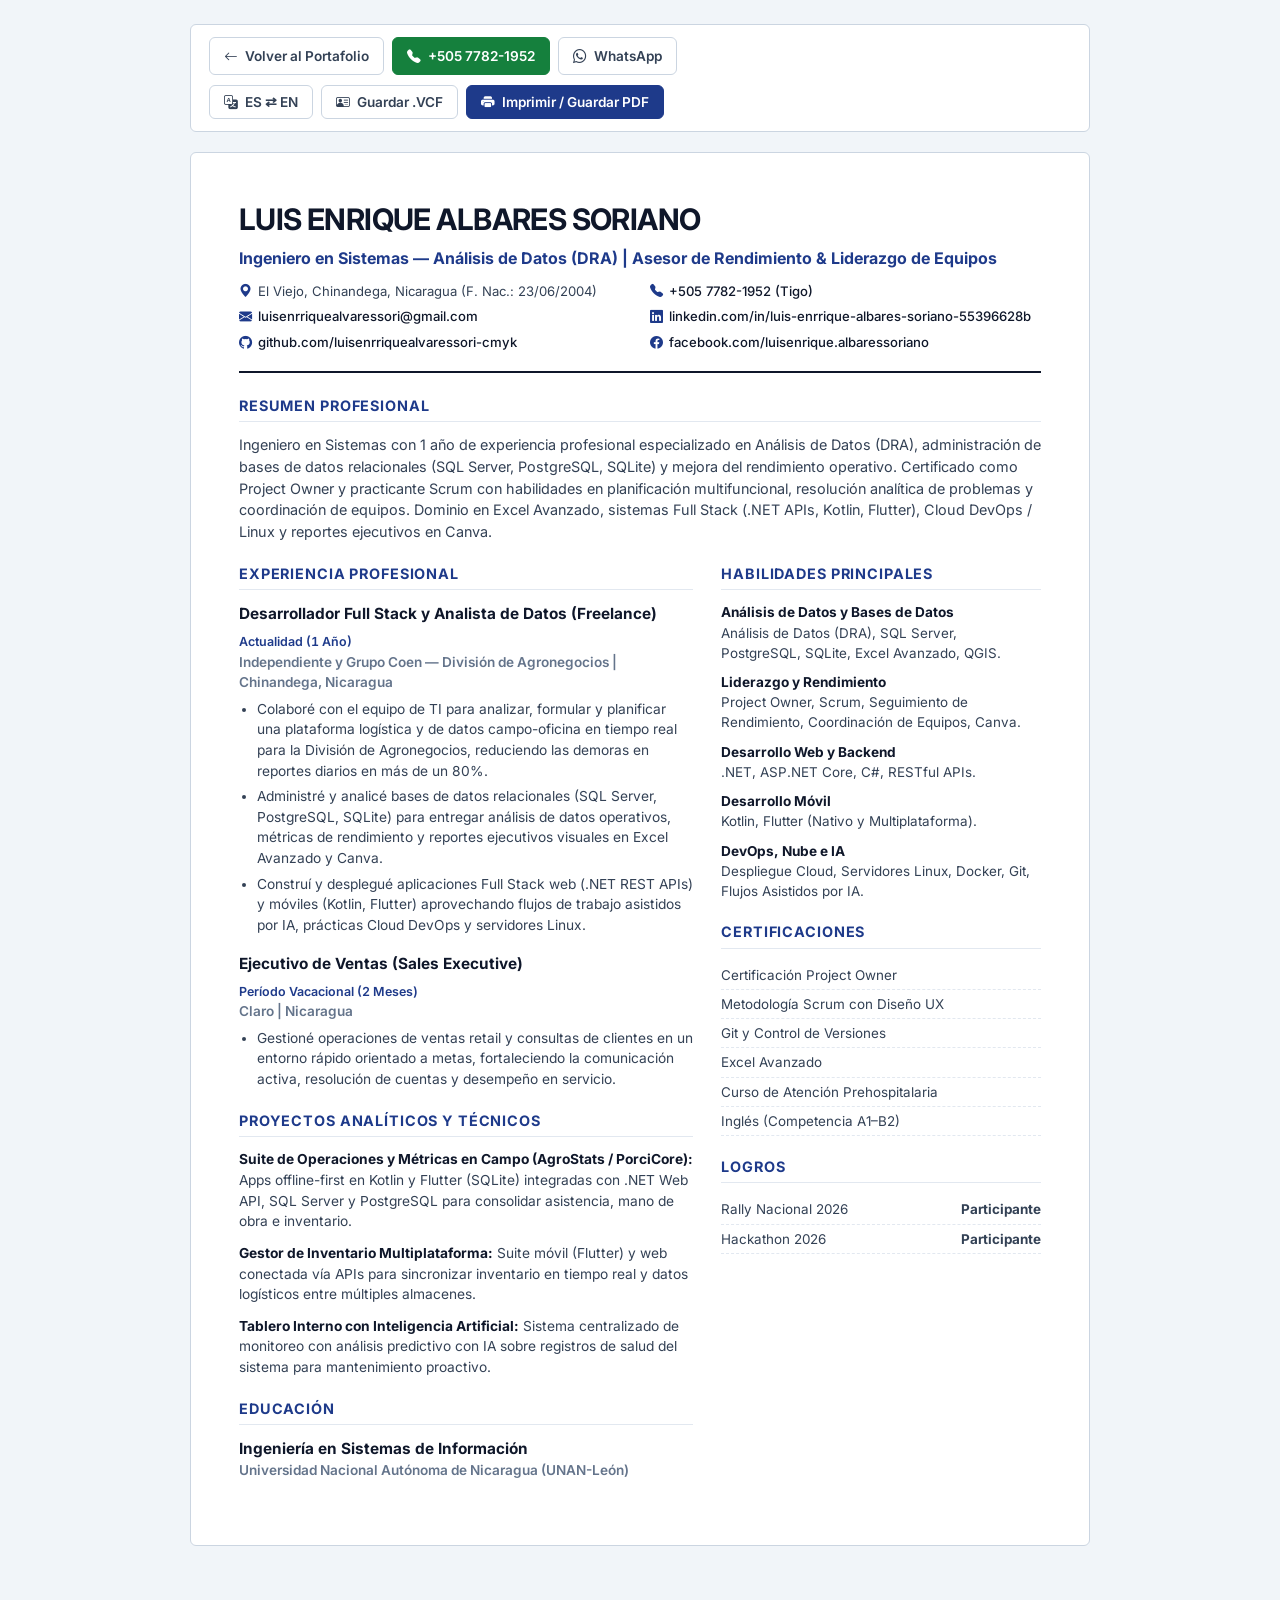
<file: PROTAFOLIO/cv.html>
<!DOCTYPE html>
<html lang="es">
<head>
  <meta charset="UTF-8">
  <meta name="viewport" content="width=device-width, initial-scale=1.0">
  <title>CV Ejecutivo | Luis Enrique Albares Soriano — Systems Engineer &amp; Data Analyst (DRA)</title>
  <link rel="icon" type="image/svg+xml" href="logo.svg">
  <link rel="preconnect" href="https://fonts.googleapis.com">
  <link rel="preconnect" href="https://fonts.gstatic.com" crossorigin>
  <link href="https://fonts.googleapis.com/css2?family=Inter:wght@400;500;600;700&display=swap" rel="stylesheet">
  <link rel="stylesheet" href="https://cdn.jsdelivr.net/npm/bootstrap-icons@1.11.3/font/bootstrap-icons.min.css">
  <style>
    :root {
      --ink: #0F172A;
      --slate: #334155;
      --muted: #64748B;
      --accent: #1E3A8A;
      --border: #E2E8F0;
      --border-strong: #CBD5E1;
      --bg-page: #F1F5F9;
    }

    * { box-sizing: border-box; margin: 0; padding: 0; }

    body {
      font-family: 'Inter', -apple-system, BlinkMacSystemFont, 'Segoe UI', Roboto, sans-serif;
      background-color: var(--bg-page);
      color: var(--ink);
      line-height: 1.5;
      padding: 24px 16px 60px;
    }

    .toolbar {
      max-width: 900px;
      margin: 0 auto 20px;
      background-color: #FFFFFF;
      border: 1px solid var(--border-strong);
      border-radius: 6px;
      padding: 12px 18px;
      display: flex;
      align-items: center;
      justify-content: space-between;
      flex-wrap: wrap;
      gap: 10px;
      color: var(--ink);
    }

    .toolbar-group {
      display: flex;
      align-items: center;
      gap: 8px;
      flex-wrap: wrap;
    }

    .t-btn {
      display: inline-flex;
      align-items: center;
      gap: 7px;
      padding: 8px 14px;
      border-radius: 6px;
      font-size: 0.85rem;
      font-weight: 600;
      text-decoration: none;
      cursor: pointer;
      border: 1px solid var(--border-strong);
      background-color: #FFFFFF;
      color: var(--slate);
      font-family: inherit;
      transition: background-color 0.18s ease, border-color 0.18s ease, color 0.18s ease;
    }

    .t-btn:hover {
      background-color: #F8FAFC;
      border-color: #94A3B8;
      color: var(--ink);
    }

    .t-btn.primary {
      background-color: #1E3A8A;
      border-color: #1E3A8A;
      color: #FFFFFF;
    }

    .t-btn.primary:hover {
      background-color: #172554;
      border-color: #172554;
      color: #FFFFFF;
    }

    .t-btn.call {
      background-color: #15803D;
      border-color: #15803D;
      color: #FFFFFF;
    }

    .t-btn.call:hover {
      background-color: #166534;
      border-color: #166534;
      color: #FFFFFF;
    }

    .cv-sheet {
      max-width: 900px;
      margin: 0 auto;
      background-color: #FFFFFF;
      border: 1px solid var(--border-strong);
      border-radius: 6px;
      padding: 44px 48px;
    }

    .cv-header {
      border-bottom: 2px solid var(--ink);
      padding-bottom: 18px;
      margin-bottom: 22px;
      display: flex;
      justify-content: space-between;
      align-items: flex-start;
      gap: 20px;
      flex-wrap: wrap;
    }

    .cv-name {
      font-family: inherit;
      font-size: 1.85rem;
      font-weight: 700;
      color: var(--ink);
      letter-spacing: -0.02em;
      text-transform: uppercase;
    }

    .cv-title {
      font-size: 1rem;
      font-weight: 700;
      color: var(--accent);
      margin-top: 4px;
    }

    .cv-contact-grid {
      display: grid;
      grid-template-columns: repeat(2, 1fr);
      gap: 6px 20px;
      font-size: 0.82rem;
      color: var(--slate);
      margin-top: 12px;
    }

    .cv-contact-item {
      display: flex;
      align-items: center;
      gap: 6px;
      word-break: break-word;
    }

    .cv-contact-item i { color: var(--accent); flex-shrink: 0; }
    .cv-contact-item a { color: var(--ink); text-decoration: none; font-weight: 500; }

    .cv-section { margin-bottom: 20px; }

    .cv-section-title {
      font-family: inherit;
      font-size: 0.9rem;
      font-weight: 700;
      text-transform: uppercase;
      letter-spacing: 0.06em;
      color: var(--accent);
      border-bottom: 1.5px solid var(--border);
      padding-bottom: 5px;
      margin-bottom: 12px;
    }

    .cv-summary {
      font-size: 0.9rem;
      color: var(--slate);
    }

    .cv-grid-2 {
      display: grid;
      grid-template-columns: 1.35fr 0.95fr;
      gap: 28px;
    }

    .exp-block { margin-bottom: 16px; }

    .exp-header {
      display: flex;
      justify-content: space-between;
      align-items: baseline;
      flex-wrap: wrap;
      gap: 8px;
    }

    .exp-role { font-weight: 700; font-size: 0.96rem; color: var(--ink); }
    .exp-date { font-variant-numeric: tabular-nums; font-size: 0.78rem; color: var(--accent); font-weight: 600; }
    .exp-company { font-size: 0.85rem; font-weight: 600; color: var(--muted); margin-bottom: 6px; }

    .cv-ul {
      padding-left: 18px;
      font-size: 0.86rem;
      color: var(--slate);
    }

    .cv-ul li { margin-bottom: 5px; }

    .proj-item { margin-bottom: 11px; font-size: 0.86rem; color: var(--slate); }
    .proj-item strong { color: var(--ink); }

    .skill-row { margin-bottom: 9px; font-size: 0.84rem; color: var(--slate); }
    .skill-row strong { display: block; color: var(--ink); font-size: 0.85rem; }

    .plain-list { list-style: none; font-size: 0.84rem; color: var(--slate); }
    .plain-list li {
      padding: 4px 0;
      border-bottom: 1px dashed var(--border);
      display: flex;
      justify-content: space-between;
      gap: 8px;
    }

    .ux-toast {
      position: fixed;
      left: 50%;
      bottom: 24px;
      transform: translateX(-50%);
      background-color: #0F172A;
      color: #FFFFFF;
      border-radius: 6px;
      padding: 10px 18px;
      font-size: 0.85rem;
      font-weight: 600;
      z-index: 2000;
      opacity: 0;
      pointer-events: none;
      align-items: center;
      gap: 8px;
      transition: opacity 0.2s ease;
    }

    .ux-toast.show { opacity: 1; }

    @media (max-width: 768px) {
      .cv-sheet { padding: 24px 20px; }
      .cv-contact-grid, .cv-grid-2 { grid-template-columns: 1fr; }
    }

    a:focus-visible,
    button:focus-visible {
      outline: 2px solid var(--accent);
      outline-offset: 2px;
    }

    @page {
      size: letter;
      margin: 10mm 12mm;
    }

    @media print {
      body {
        background: #FFFFFF;
        padding: 0;
        -webkit-print-color-adjust: exact;
        print-color-adjust: exact;
      }
      .toolbar, .ux-toast { display: none !important; }
      .cv-sheet {
        border: none;
        max-width: 100%;
        padding: 0;
        border-radius: 0;
      }
      .cv-grid-2 {
        grid-template-columns: 1.35fr 0.95fr !important;
      }
      .exp-block, .proj-item, .cv-section {
        break-inside: avoid;
      }
      a { color: var(--ink); }
    }
  </style>
</head>
<body>

  <!-- Interactive Toolbar (hidden on print) -->
  <div class="toolbar">
    <div class="toolbar-group">
      <a href="index.html" class="t-btn">
        <i class="bi bi-arrow-left"></i>
        <span data-es="Volver al Portafolio" data-en="Back to Portfolio">Volver al Portafolio</span>
      </a>
      <a href="tel:+50577821952" class="t-btn call">
        <i class="bi bi-telephone-fill"></i>
        <span>+505 7782-1952</span>
      </a>
      <a href="https://wa.me/50577821952?text=Hola%20Ing.%20Luis%20Enrique%20Albares%2C%20vi%20su%20CV%20ejecutivo%20y%20deseo%20contactarlo." target="_blank" rel="noopener" class="t-btn">
        <i class="bi bi-whatsapp"></i>
        <span>WhatsApp</span>
      </a>
    </div>

    <div class="toolbar-group">
      <button type="button" class="t-btn" id="btnToggleLang">
        <i class="bi bi-translate"></i>
        <span id="langBadgeText">ES ⇄ EN</span>
      </button>
      <button type="button" class="t-btn" id="btnDownloadVcfTop">
        <i class="bi bi-person-vcard"></i>
        <span data-es="Guardar .VCF" data-en="Save .VCF">Guardar .VCF</span>
      </button>
      <button type="button" class="t-btn primary" onclick="window.print()">
        <i class="bi bi-printer-fill"></i>
        <span data-es="Imprimir / Guardar PDF" data-en="Print / Save PDF">Imprimir / Guardar PDF</span>
      </button>
    </div>
  </div>

  <!-- Printable Executive CV Sheet -->
  <article class="cv-sheet">
    <header class="cv-header">
      <div style="flex:1;">
        <h1 class="cv-name">Luis Enrique Albares Soriano</h1>
        <div class="cv-title" data-es="Ingeniero en Sistemas — Análisis de Datos (DRA) | Asesor de Rendimiento &amp; Liderazgo de Equipos" data-en="Systems Engineer — Data Analysis (DRA) | Performance Advisor &amp; Team Leadership">
          Ingeniero en Sistemas — Análisis de Datos (DRA) | Asesor de Rendimiento &amp; Liderazgo de Equipos
        </div>

        <div class="cv-contact-grid">
          <div class="cv-contact-item"><i class="bi bi-geo-alt-fill"></i> <span data-es="El Viejo, Chinandega, Nicaragua (F. Nac.: 23/06/2004)" data-en="El Viejo, Chinandega, Nicaragua (DOB: 23/06/2004)">El Viejo, Chinandega, Nicaragua (F. Nac.: 23/06/2004)</span></div>
          <div class="cv-contact-item"><i class="bi bi-telephone-fill"></i> <a href="tel:+50577821952">+505 7782-1952 (Tigo)</a></div>
          <div class="cv-contact-item"><i class="bi bi-envelope-fill"></i> <a href="mailto:luisenrriquealvaressori@gmail.com">luisenrriquealvaressori@gmail.com</a></div>
          <div class="cv-contact-item"><i class="bi bi-linkedin"></i> <a href="https://www.linkedin.com/in/luis-enrrique-albares-soriano-55396628b" target="_blank" rel="noopener">linkedin.com/in/luis-enrrique-albares-soriano-55396628b</a></div>
          <div class="cv-contact-item"><i class="bi bi-github"></i> <a href="https://github.com/luisenrriquealvaressori-cmyk" target="_blank" rel="noopener">github.com/luisenrriquealvaressori-cmyk</a></div>
          <div class="cv-contact-item"><i class="bi bi-facebook"></i> <a href="https://www.facebook.com/luisenrique.albaressoriano" target="_blank" rel="noopener">facebook.com/luisenrique.albaressoriano</a></div>
        </div>
      </div>
    </header>

    <!-- Summary -->
    <section class="cv-section">
      <h2 class="cv-section-title" data-es="Resumen Profesional" data-en="Professional Summary">Resumen Profesional</h2>
      <p class="cv-summary" data-es="Ingeniero en Sistemas con 1 año de experiencia profesional especializado en Análisis de Datos (DRA), administración de bases de datos relacionales (SQL Server, PostgreSQL, SQLite) y mejora del rendimiento operativo. Certificado como Project Owner y practicante Scrum con habilidades en planificación multifuncional, resolución analítica de problemas y coordinación de equipos. Dominio en Excel Avanzado, sistemas Full Stack (.NET APIs, Kotlin, Flutter), Cloud DevOps / Linux y reportes ejecutivos en Canva." data-en="Systems Engineer with 1 year of professional experience specializing in Data Analysis (DRA), relational database administration (SQL Server, PostgreSQL, SQLite), and operational performance improvement. Certified Project Owner and Scrum practitioner skilled in cross-functional planning, analytical troubleshooting, and team coordination. Proficient in Advanced Excel, Full Stack systems (.NET APIs, Kotlin, Flutter), Cloud DevOps / Linux, and executive reporting in Canva.">
        Ingeniero en Sistemas con 1 año de experiencia profesional especializado en Análisis de Datos (DRA), administración de bases de datos relacionales (SQL Server, PostgreSQL, SQLite) y mejora del rendimiento operativo. Certificado como Project Owner y practicante Scrum con habilidades en planificación multifuncional, resolución analítica de problemas y coordinación de equipos. Dominio en Excel Avanzado, sistemas Full Stack (.NET APIs, Kotlin, Flutter), Cloud DevOps / Linux y reportes ejecutivos en Canva.
      </p>
    </section>

    <div class="cv-grid-2">
      <!-- Left Column: Experience & Projects & Education -->
      <div>
        <section class="cv-section">
          <h2 class="cv-section-title" data-es="Experiencia Profesional" data-en="Professional Experience">Experiencia Profesional</h2>

          <div class="exp-block">
            <div class="exp-header">
              <span class="exp-role" data-es="Desarrollador Full Stack y Analista de Datos (Freelance)" data-en="Full Stack Developer &amp; Data Analyst (Freelance)">Desarrollador Full Stack y Analista de Datos (Freelance)</span>
              <span class="exp-date" data-es="Actualidad (1 Año)" data-en="Present (1 Year)">Actualidad (1 Año)</span>
            </div>
            <div class="exp-company" data-es="Independiente y Grupo Coen — División de Agronegocios | Chinandega, Nicaragua" data-en="Self-Employed &amp; Grupo Coen — Agribusiness Division | Chinandega, Nicaragua">Independiente y Grupo Coen — División de Agronegocios | Chinandega, Nicaragua</div>
            <ul class="cv-ul">
              <li data-es="Colaboré con el equipo de TI para analizar, formular y planificar una plataforma logística y de datos campo-oficina en tiempo real para la División de Agronegocios, reduciendo las demoras en reportes diarios en más de un 80%." data-en="Collaborated with the IT team to analyze, formulate, and plan a real-time field-to-office logistics and data platform for the Agribusiness Division, cutting daily reporting delays by over 80%.">
                Colaboré con el equipo de TI para analizar, formular y planificar una plataforma logística y de datos campo-oficina en tiempo real para la División de Agronegocios, reduciendo las demoras en reportes diarios en más de un 80%.
              </li>
              <li data-es="Administré y analicé bases de datos relacionales (SQL Server, PostgreSQL, SQLite) para entregar análisis de datos operativos, métricas de rendimiento y reportes ejecutivos visuales en Excel Avanzado y Canva." data-en="Managed and analyzed relational databases (SQL Server, PostgreSQL, SQLite) to deliver operational data analysis, performance metrics, and visual executive reports in Advanced Excel and Canva.">
                Administré y analicé bases de datos relacionales (SQL Server, PostgreSQL, SQLite) para entregar análisis de datos operativos, métricas de rendimiento y reportes ejecutivos visuales en Excel Avanzado y Canva.
              </li>
              <li data-es="Construí y desplegué aplicaciones Full Stack web (.NET REST APIs) y móviles (Kotlin, Flutter) aprovechando flujos de trabajo asistidos por IA, prácticas Cloud DevOps y servidores Linux." data-en="Built and deployed Full Stack web (.NET REST APIs) and mobile (Kotlin, Flutter) applications leveraging AI-assisted workflows, Cloud DevOps practices, and Linux servers.">
                Construí y desplegué aplicaciones Full Stack web (.NET REST APIs) y móviles (Kotlin, Flutter) aprovechando flujos de trabajo asistidos por IA, prácticas Cloud DevOps y servidores Linux.
              </li>
            </ul>
          </div>

          <div class="exp-block">
            <div class="exp-header">
              <span class="exp-role" data-es="Ejecutivo de Ventas (Sales Executive)" data-en="Sales Executive">Ejecutivo de Ventas (Sales Executive)</span>
              <span class="exp-date" data-es="Período Vacacional (2 Meses)" data-en="Vacation Period (2 Months)">Período Vacacional (2 Meses)</span>
            </div>
            <div class="exp-company">Claro | Nicaragua</div>
            <ul class="cv-ul">
              <li data-es="Gestioné operaciones de ventas retail y consultas de clientes en un entorno rápido orientado a metas, fortaleciendo la comunicación activa, resolución de cuentas y desempeño en servicio." data-en="Managed retail sales operations and customer inquiries in a fast-paced, target-driven environment, strengthening active communication, account resolution, and service performance.">
                Gestioné operaciones de ventas retail y consultas de clientes en un entorno rápido orientado a metas, fortaleciendo la comunicación activa, resolución de cuentas y desempeño en servicio.
              </li>
            </ul>
          </div>
        </section>

        <section class="cv-section">
          <h2 class="cv-section-title" data-es="Proyectos Analíticos y Técnicos" data-en="Analytical &amp; Technical Projects">Proyectos Analíticos y Técnicos</h2>
          <div class="proj-item">
            <strong data-es="Suite de Operaciones y Métricas en Campo (AgroStats / PorciCore):" data-en="Field Operations &amp; Metrics Suite (AgroStats / PorciCore):">Suite de Operaciones y Métricas en Campo (AgroStats / PorciCore):</strong>
            <span data-es="Apps offline-first en Kotlin y Flutter (SQLite) integradas con .NET Web API, SQL Server y PostgreSQL para consolidar asistencia, mano de obra e inventario." data-en="Offline-first Kotlin and Flutter (SQLite) apps integrated with .NET Web API, SQL Server, and PostgreSQL to consolidate attendance, labor, and inventory metrics.">
              Apps offline-first en Kotlin y Flutter (SQLite) integradas con .NET Web API, SQL Server y PostgreSQL para consolidar asistencia, mano de obra e inventario.
            </span>
          </div>
          <div class="proj-item">
            <strong data-es="Gestor de Inventario Multiplataforma:" data-en="Cross-Platform Inventory Manager:">Gestor de Inventario Multiplataforma:</strong>
            <span data-es="Suite móvil (Flutter) y web conectada vía APIs para sincronizar inventario en tiempo real y datos logísticos entre múltiples almacenes." data-en="Mobile (Flutter) and web suite connected via APIs to synchronize real-time stock and logistics data across multiple warehouses.">
              Suite móvil (Flutter) y web conectada vía APIs para sincronizar inventario en tiempo real y datos logísticos entre múltiples almacenes.
            </span>
          </div>
          <div class="proj-item">
            <strong data-es="Tablero Interno con Inteligencia Artificial:" data-en="AI-Enhanced Internal Dashboard:">Tablero Interno con Inteligencia Artificial:</strong>
            <span data-es="Sistema centralizado de monitoreo con análisis predictivo con IA sobre registros de salud del sistema para mantenimiento proactivo." data-en="Centralized monitoring system incorporating predictive AI data analysis on system health logs to drive proactive maintenance.">
              Sistema centralizado de monitoreo con análisis predictivo con IA sobre registros de salud del sistema para mantenimiento proactivo.
            </span>
          </div>
        </section>

        <section class="cv-section">
          <h2 class="cv-section-title" data-es="Educación" data-en="Education">Educación</h2>
          <div class="exp-role" data-es="Ingeniería en Sistemas de Información" data-en="Bachelor of Science in Systems Engineering">Ingeniería en Sistemas de Información</div>
          <div class="exp-company" data-es="Universidad Nacional Autónoma de Nicaragua (UNAN-León)" data-en="National Autonomous University of Nicaragua (UNAN-León)">Universidad Nacional Autónoma de Nicaragua (UNAN-León)</div>
        </section>
      </div>

      <!-- Right Column: Skills, Certifications, Achievements -->
      <div>
        <section class="cv-section">
          <h2 class="cv-section-title" data-es="Habilidades Principales" data-en="Core Skills">Habilidades Principales</h2>

          <div class="skill-row">
            <strong data-es="Análisis de Datos y Bases de Datos" data-en="Data Analysis &amp; DBs">Análisis de Datos y Bases de Datos</strong>
            <span data-es="Análisis de Datos (DRA), SQL Server, PostgreSQL, SQLite, Excel Avanzado, QGIS." data-en="Data Analysis (DRA), SQL Server, PostgreSQL, SQLite, Advanced Excel, QGIS.">Análisis de Datos (DRA), SQL Server, PostgreSQL, SQLite, Excel Avanzado, QGIS.</span>
          </div>
          <div class="skill-row">
            <strong data-es="Liderazgo y Rendimiento" data-en="Leadership &amp; Performance">Liderazgo y Rendimiento</strong>
            <span data-es="Project Owner, Scrum, Seguimiento de Rendimiento, Coordinación de Equipos, Canva." data-en="Project Owner, Scrum, Performance Tracking, Team Coordination, Canva.">Project Owner, Scrum, Seguimiento de Rendimiento, Coordinación de Equipos, Canva.</span>
          </div>
          <div class="skill-row">
            <strong data-es="Desarrollo Web y Backend" data-en="Web &amp; Backend">Desarrollo Web y Backend</strong>
            .NET, ASP.NET Core, C#, RESTful APIs.
          </div>
          <div class="skill-row">
            <strong data-es="Desarrollo Móvil" data-en="Mobile Development">Desarrollo Móvil</strong>
            <span data-es="Kotlin, Flutter (Nativo y Multiplataforma)." data-en="Kotlin, Flutter (Native &amp; Cross-Platform).">Kotlin, Flutter (Nativo y Multiplataforma).</span>
          </div>
          <div class="skill-row">
            <strong data-es="DevOps, Nube e IA" data-en="DevOps &amp; AI">DevOps, Nube e IA</strong>
            <span data-es="Despliegue Cloud, Servidores Linux, Docker, Git, Flujos Asistidos por IA." data-en="Cloud Deployment, Linux Servers, Docker, Git, AI-Assisted Workflows.">Despliegue Cloud, Servidores Linux, Docker, Git, Flujos Asistidos por IA.</span>
          </div>
        </section>

        <section class="cv-section">
          <h2 class="cv-section-title" data-es="Certificaciones" data-en="Certifications">Certificaciones</h2>
          <ul class="plain-list">
            <li><span data-es="Certificación Project Owner" data-en="Project Owner Certification">Certificación Project Owner</span></li>
            <li><span data-es="Metodología Scrum con Diseño UX" data-en="Scrum Methodology with UX Design">Metodología Scrum con Diseño UX</span></li>
            <li><span data-es="Git y Control de Versiones" data-en="Git &amp; Version Control">Git y Control de Versiones</span></li>
            <li><span data-es="Excel Avanzado" data-en="Advanced Excel">Excel Avanzado</span></li>
            <li><span data-es="Curso de Atención Prehospitalaria" data-en="Pre-Hospital Care Course">Curso de Atención Prehospitalaria</span></li>
            <li><span data-es="Inglés (Competencia A1–B2)" data-en="English (A1–B2 Proficient)">Inglés (Competencia A1–B2)</span></li>
          </ul>
        </section>

        <section class="cv-section">
          <h2 class="cv-section-title" data-es="Logros" data-en="Achievements">Logros</h2>
          <ul class="plain-list">
            <li><span>Rally Nacional 2026</span><strong data-es="Participante" data-en="Participant">Participante</strong></li>
            <li><span>Hackathon 2026</span><strong data-es="Participante" data-en="Participant">Participante</strong></li>
          </ul>
        </section>
      </div>
    </div>
  </article>

  <div class="ux-toast" id="uxToast" style="display:none;"></div>
  <script src="script.js"></script>
</body>
</html>
</file>
<file: CONSTRUCTORA RS/style.css>
/* ==========================================================================
   CONSTRUCCIONES R&S - SISTEMA DE DISEÑO ARQUITECTÓNICO OFICIAL
   "Seguimos construyendo tus sueños"
   Propietario: Pastor Roberto Serrano (Roberto Cessaro)
   Ciudad: El Viejo, Chinandega, Nicaragua | Tel/WhatsApp: +505 8557 4484
   Colores Corporativos: Azul Marino Grúa R&S (#10356E) y Dorado Ámbar (#E68A00)
   ========================================================================== */

@import url('https://fonts.googleapis.com/css2?family=Outfit:wght@400;500;600;700;800;900&family=Inter:wght@300;400;500;600;700;800&display=swap');

:root {
  /* Paleta Corporativa Oficial R&S */
  --c-navy: #10356E;
  --c-navy-dark: #0A2247;
  --c-navy-light: #1A4E9E;
  --c-gold: #E68A00;
  --c-gold-bright: #F59E0B;
  --c-gold-subtle: rgba(230, 138, 0, 0.12);
  --c-amber: #D97706;

  /* Compatibilidad con clases existentes */
  --c-bronze: #10356E;
  --c-bronze-dark: #0A2247;
  --c-bronze-light: #1A4E9E;
  --c-terracotta: #E68A00;
  --c-terracotta-dark: #B45309;

  /* Superficies Cálidas Tipo Piedra Caliza y Lino */
  --c-sand-50: #FAF8F5;
  --c-sand-100: #F4EFE6;
  --c-sand-200: #EBE1D0;
  --c-sand-300: #DDD0BA;
  --c-sand-border: #E5DBCA;

  /* Tonos Grafito y Pizarra */
  --c-slate-950: #0A0F1D;
  --c-slate-900: #0F172A;
  --c-slate-800: #1E293B;
  --c-slate-700: #334155;
  --c-slate-600: #475569;
  --c-slate-400: #94A3B8;
  --c-slate-200: #E2E8F0;

  /* Tipografías */
  --font-heading: 'Outfit', -apple-system, BlinkMacSystemFont, 'Segoe UI', sans-serif;
  --font-body: 'Inter', -apple-system, BlinkMacSystemFont, 'Segoe UI', Roboto, sans-serif;
}

body {
  font-family: var(--font-body);
  background-color: var(--c-sand-50);
  color: var(--c-slate-800);
  line-height: 1.65;
  overflow-x: hidden;
}

h1, h2, h3, h4, h5, h6, .font-heading {
  font-family: var(--font-heading);
  letter-spacing: -0.02em;
}

/* Clases de Color Reutilizables */
.text-bronze, .text-navy { color: var(--c-navy) !important; }
.text-terracotta { color: var(--c-gold) !important; }
.text-gold { color: var(--c-gold-bright) !important; }
.text-slate-900 { color: var(--c-slate-900) !important; }

.bg-sand-50 { background-color: var(--c-sand-50) !important; }
.bg-sand-100 { background-color: var(--c-sand-100) !important; }
.bg-sand-200 { background-color: var(--c-sand-200) !important; }
.bg-slate-900 { background-color: var(--c-slate-900) !important; }
.bg-slate-950 { background-color: var(--c-slate-950) !important; }
.bg-bronze, .bg-navy { background-color: var(--c-navy) !important; }

/* Botones Premium Oficiales */
.btn-bronze {
  background: linear-gradient(135deg, var(--c-navy) 0%, var(--c-navy-light) 100%);
  border: none;
  color: #FFFFFF !important;
  font-weight: 700;
  padding: 0.65rem 1.4rem;
  border-radius: 12px;
  box-shadow: 0 4px 14px rgba(16, 53, 110, 0.25);
  transition: all 0.25s cubic-bezier(0.16, 1, 0.3, 1);
}

.btn-bronze:hover {
  transform: translateY(-2px);
  box-shadow: 0 8px 20px rgba(16, 53, 110, 0.35);
  background: linear-gradient(135deg, var(--c-navy-dark) 0%, var(--c-navy) 100%);
  color: #FFFFFF !important;
}

.btn-bronze-outline {
  border: 2px solid var(--c-navy);
  color: var(--c-navy);
  font-weight: 700;
  padding: 0.6rem 1.3rem;
  border-radius: 12px;
  background: transparent;
  transition: all 0.25s ease;
}

.btn-bronze-outline:hover {
  background: var(--c-navy);
  color: #FFFFFF;
  transform: translateY(-2px);
}

.btn-gold-action {
  background: linear-gradient(135deg, var(--c-gold) 0%, var(--c-gold-bright) 100%);
  border: none;
  color: #FFFFFF !important;
  font-weight: 700;
  padding: 0.65rem 1.4rem;
  border-radius: 12px;
  box-shadow: 0 4px 14px rgba(230, 138, 0, 0.3);
  transition: all 0.25s ease;
}

.btn-gold-action:hover {
  transform: translateY(-2px);
  box-shadow: 0 8px 22px rgba(230, 138, 0, 0.4);
  background: linear-gradient(135deg, #CC7A00 0%, #E68A00 100%);
  color: #FFFFFF !important;
}

.btn-dark-architect {
  background: var(--c-slate-900);
  border: 1px solid var(--c-slate-700);
  color: #FFFFFF;
  font-weight: 700;
  border-radius: 12px;
  transition: all 0.25s ease;
}

.btn-dark-architect:hover {
  background: var(--c-slate-800);
  color: var(--c-gold-bright);
  border-color: var(--c-gold-bright);
  transform: translateY(-2px);
}

/* Barra Superior de Contacto */
.top-header-bar {
  background-color: var(--c-slate-950);
  border-bottom: 1px solid rgba(255, 255, 255, 0.08);
  color: #CBD5E1;
  font-size: 0.84rem;
}

.top-header-bar a {
  color: #E2E8F0;
  text-decoration: none;
  transition: color 0.2s ease;
}

.top-header-bar a:hover {
  color: var(--c-gold-bright);
}

/* Navbar */
.custom-navbar {
  background-color: rgba(255, 255, 255, 0.96);
  backdrop-filter: blur(16px);
  border-bottom: 1px solid var(--c-sand-border);
  transition: all 0.3s ease;
}

.brand-logo-img {
  height: 48px;
  width: auto;
  max-width: 140px;
  object-fit: contain;
  border-radius: 8px;
  background: #FFFFFF;
  padding: 2px 4px;
  border: 1px solid var(--c-sand-border);
  box-shadow: 0 2px 8px rgba(0, 0, 0, 0.04);
}

.brand-name {
  font-family: var(--font-heading);
  font-size: 1.2rem;
  font-weight: 800;
  color: var(--c-navy);
  line-height: 1.1;
  letter-spacing: -0.01em;
}

.brand-loc {
  font-size: 0.68rem;
  font-weight: 700;
  color: var(--c-gold);
  letter-spacing: 0.06em;
}

.custom-navbar .nav-link {
  font-family: var(--font-heading);
  font-weight: 600;
  font-size: 0.92rem;
  color: var(--c-slate-700);
  padding: 0.5rem 0.9rem;
  transition: all 0.2s ease;
}

.custom-navbar .nav-link:hover,
.custom-navbar .nav-link.active {
  color: var(--c-navy);
}

/* Hero Section */
.hero-section {
  background: radial-gradient(circle at 80% 20%, rgba(230, 138, 0, 0.08) 0%, transparent 60%),
              linear-gradient(180deg, #FFFFFF 0%, var(--c-sand-100) 100%);
  position: relative;
  overflow: hidden;
}

.badge-hero-architect {
  display: inline-flex;
  align-items: center;
  gap: 8px;
  background: #FFFFFF;
  border: 1px solid var(--c-sand-border);
  padding: 6px 14px;
  border-radius: 30px;
  box-shadow: 0 2px 8px rgba(0, 0, 0, 0.03);
}

.hero-pulse-dot {
  width: 8px;
  height: 8px;
  background-color: var(--c-gold);
  border-radius: 50%;
  box-shadow: 0 0 0 3px rgba(230, 138, 0, 0.25);
  animation: pulseDot 2s infinite;
}

@keyframes pulseDot {
  0% { transform: scale(0.95); box-shadow: 0 0 0 0 rgba(230, 138, 0, 0.4); }
  70% { transform: scale(1); box-shadow: 0 0 0 6px rgba(230, 138, 0, 0); }
  100% { transform: scale(0.95); box-shadow: 0 0 0 0 rgba(230, 138, 0, 0); }
}

.hero-title {
  font-size: clamp(2.2rem, 4vw, 3.4rem);
  font-weight: 900;
  line-height: 1.15;
  color: var(--c-slate-900);
}

.hero-title-highlight {
  background: linear-gradient(135deg, var(--c-navy) 0%, var(--c-gold) 100%);
  -webkit-background-clip: text;
  -webkit-text-fill-color: transparent;
}

.kpi-box {
  background: #FFFFFF;
  border: 1px solid var(--c-sand-border);
  border-radius: 14px;
  padding: 12px 14px;
  box-shadow: 0 2px 8px rgba(0, 0, 0, 0.03);
}

.card-hero-showcase {
  background: #FFFFFF;
  border: 1px solid var(--c-sand-border);
  border-radius: 24px;
  box-shadow: 0 20px 40px rgba(16, 53, 110, 0.08);
  overflow: hidden;
}

.card-hero-header {
  background: linear-gradient(135deg, var(--c-navy-dark) 0%, var(--c-navy) 100%);
  color: #FFFFFF;
  padding: 1.5rem;
  border-bottom: 3px solid var(--c-gold);
}

/* ==========================================================================
   CALCULADORA INTERACTIVA DE PRESUPUESTO DE CONSTRUCCIÓN (M²)
   ========================================================================== */
.calc-card-container {
  background: #FFFFFF;
  border: 1px solid var(--c-sand-border);
  border-radius: 24px;
  padding: 2.2rem;
  box-shadow: 0 16px 36px rgba(15, 23, 42, 0.06);
}

.calc-type-btn {
  border: 1.5px solid var(--c-sand-border);
  background: var(--c-sand-50);
  border-radius: 14px;
  padding: 12px 14px;
  cursor: pointer;
  text-align: left;
  transition: all 0.25s ease;
  height: 100%;
  display: flex;
  flex-direction: column;
  justify-content: space-between;
}

.calc-type-btn:hover {
  border-color: var(--c-navy);
  background: #FFFFFF;
  transform: translateY(-2px);
}

.calc-type-btn.active {
  border-color: var(--c-navy);
  background: #F0F4FA;
  box-shadow: 0 4px 14px rgba(16, 53, 110, 0.15);
  position: relative;
}

.calc-type-btn.active::after {
  content: '✓';
  position: absolute;
  top: 10px;
  right: 12px;
  background: var(--c-navy);
  color: #FFFFFF;
  font-size: 0.7rem;
  font-weight: bold;
  width: 18px;
  height: 18px;
  border-radius: 50%;
  display: flex;
  align-items: center;
  justify-content: center;
}

.calc-result-box {
  background: linear-gradient(135deg, var(--c-slate-950) 0%, var(--c-navy-dark) 100%);
  color: #FFFFFF;
  border-radius: 20px;
  padding: 2rem;
  box-shadow: 0 12px 30px rgba(0, 0, 0, 0.15);
  border: 1px solid var(--c-slate-700);
}

.calc-amount {
  font-family: var(--font-heading);
  font-size: clamp(2rem, 3.2vw, 2.8rem);
  font-weight: 900;
  color: var(--c-gold-bright);
  line-height: 1.1;
}

/* ==========================================================================
   CATÁLOGO INTERACTIVO DE OBRAS, PLANOS Y ACABADOS
   ========================================================================== */
.filter-pills-wrap {
  display: flex;
  flex-wrap: wrap;
  gap: 8px;
  justify-content: center;
  margin-bottom: 2rem;
}

.filter-pill {
  cursor: pointer;
  border: 1px solid var(--c-sand-border);
  background: #FFFFFF;
  color: var(--c-slate-700);
  font-size: 0.88rem;
  font-weight: 700;
  padding: 8px 18px;
  border-radius: 30px;
  transition: all 0.25s ease;
  user-select: none;
}

.filter-pill:hover {
  background: var(--c-sand-100);
  border-color: var(--c-navy);
  color: var(--c-navy);
}

.filter-pill.active {
  background: var(--c-navy);
  color: #FFFFFF;
  border-color: var(--c-navy);
  box-shadow: 0 4px 12px rgba(16, 53, 110, 0.3);
}

.catalog-card {
  background: #FFFFFF;
  border: 1px solid var(--c-sand-border);
  border-radius: 20px;
  overflow: hidden;
  box-shadow: 0 4px 14px rgba(0, 0, 0, 0.04);
  transition: all 0.35s cubic-bezier(0.16, 1, 0.3, 1);
  display: flex;
  flex-direction: column;
  height: 100%;
}

.catalog-card:hover {
  transform: translateY(-8px);
  box-shadow: 0 20px 40px rgba(16, 53, 110, 0.12);
  border-color: var(--c-navy);
}

.catalog-img-wrap {
  position: relative;
  overflow: hidden;
  height: 230px;
  background: var(--c-slate-900);
}

.catalog-img-wrap img {
  width: 100%;
  height: 100%;
  object-fit: cover;
  transition: transform 0.6s ease;
}

.catalog-card:hover .catalog-img-wrap img {
  transform: scale(1.08);
}

.catalog-badge-float {
  position: absolute;
  top: 12px;
  left: 12px;
  background: rgba(16, 53, 110, 0.9);
  backdrop-filter: blur(8px);
  color: #FFFFFF;
  font-size: 0.75rem;
  font-weight: 700;
  padding: 4px 12px;
  border-radius: 20px;
  border: 1px solid rgba(255, 255, 255, 0.2);
}

.catalog-spec-item {
  display: flex;
  align-items: center;
  gap: 8px;
  font-size: 0.82rem;
  color: var(--c-slate-600);
  margin-bottom: 6px;
}

/* ==========================================================================
   CARROUSEL DE PANFLETOS Y AFICHES OFICIALES
   ========================================================================== */
.brochure-carousel-card {
  background: #FFFFFF;
  border: 1px solid var(--c-sand-border);
  border-radius: 24px;
  overflow: hidden;
  box-shadow: 0 16px 36px rgba(0, 0, 0, 0.06);
}

#carouselPanfletosRS .carousel-item {
  display: none;
  opacity: 0;
  transition: opacity 0.5s ease-in-out;
}

#carouselPanfletosRS .carousel-item.active {
  display: block;
  opacity: 1;
}

.brochure-img-container {
  background-color: #0F172A;
  display: flex;
  align-items: center;
  justify-content: center;
  padding: 1.5rem;
  cursor: pointer;
  position: relative;
}

.brochure-img-container img {
  max-height: 480px;
  object-fit: contain;
  transition: transform 0.3s ease;
}

.brochure-zoom-hint {
  position: absolute;
  bottom: 16px;
  right: 16px;
  background: rgba(16, 53, 110, 0.9);
  backdrop-filter: blur(6px);
  color: #FFFFFF;
  font-size: 0.78rem;
  padding: 6px 14px;
  border-radius: 20px;
  border: 1px solid rgba(255, 255, 255, 0.2);
  transition: all 0.2s ease;
}

.brochure-img-container:hover .brochure-zoom-hint {
  background: var(--c-gold);
  color: #FFFFFF;
}

/* Modal Panfleto Zoom */
.modal-brochure-viewer .modal-content {
  background-color: transparent;
  border: none;
}

.modal-brochure-viewer .modal-body {
  padding: 0;
  display: flex;
  justify-content: center;
}

.modal-brochure-viewer img {
  max-height: 88vh;
  width: auto;
  border-radius: 12px;
  box-shadow: 0 20px 50px rgba(0, 0, 0, 0.5);
}

/* ==========================================================================
   SECCIÓN DEL PROPIETARIO & REPUTACIÓN
   ========================================================================== */
.owner-card-visual {
  background: #FFFFFF;
  border: 1px solid var(--c-sand-border);
  border-radius: 24px;
  padding: 2.2rem;
  box-shadow: 0 12px 30px rgba(16, 53, 110, 0.06);
}

.owner-shield-frame {
  width: 170px;
  height: 95px;
  border-radius: 16px;
  background: #FFFFFF;
  border: 2px solid var(--c-navy);
  display: flex;
  align-items: center;
  justify-content: center;
  margin: 0 auto 1.2rem;
  box-shadow: 0 8px 20px rgba(16, 53, 110, 0.12);
  padding: 8px 14px;
}

.owner-shield-frame img {
  width: 100%;
  height: 100%;
  object-fit: contain;
}

/* ==========================================================================
   FORMULARIO Y CONTACTO DIRECTO
   ========================================================================== */
.form-architect-control {
  border: 1.5px solid var(--c-sand-border);
  background-color: #FFFFFF;
  border-radius: 10px;
  padding: 0.65rem 0.95rem;
  font-size: 0.92rem;
  color: var(--c-slate-900);
  transition: all 0.2s ease;
}

.form-architect-control:focus {
  border-color: var(--c-navy);
  box-shadow: 0 0 0 3px rgba(16, 53, 110, 0.15);
  background-color: #FFFFFF;
}

.contact-pill-box {
  background: #FFFFFF;
  border: 1px solid var(--c-sand-border);
  border-radius: 14px;
  padding: 1rem 1.2rem;
  display: flex;
  align-items: flex-start;
  gap: 14px;
  transition: all 0.2s ease;
}

.contact-pill-box:hover {
  border-color: var(--c-navy);
  transform: translateY(-2px);
  box-shadow: 0 6px 18px rgba(0, 0, 0, 0.04);
}

.contact-icon-bubble {
  width: 44px;
  height: 44px;
  border-radius: 12px;
  background: #F0F4FA;
  border: 1px solid rgba(16, 53, 110, 0.2);
  color: var(--c-navy);
  display: flex;
  align-items: center;
  justify-content: center;
  font-size: 1.25rem;
  flex-shrink: 0;
}

/* Botón Flotante de WhatsApp con Radar */
.floating-whatsapp-fab {
  position: fixed;
  bottom: 26px;
  right: 26px;
  width: 62px;
  height: 62px;
  background-color: #25D366;
  color: #FFFFFF;
  border-radius: 50%;
  display: flex;
  align-items: center;
  justify-content: center;
  font-size: 32px;
  box-shadow: 0 8px 24px rgba(37, 211, 102, 0.4);
  z-index: 1050;
  transition: transform 0.3s cubic-bezier(0.175, 0.885, 0.32, 1.275);
  text-decoration: none;
}

.floating-whatsapp-fab:hover {
  transform: scale(1.1) rotate(6deg);
  color: #FFFFFF;
}

.floating-whatsapp-fab::before {
  content: '';
  position: absolute;
  width: 100%;
  height: 100%;
  border-radius: 50%;
  background-color: #25D366;
  opacity: 0.7;
  z-index: -1;
  animation: radarWave 2s infinite ease-out;
}

@keyframes radarWave {
  0% { transform: scale(1); opacity: 0.7; }
  100% { transform: scale(1.6); opacity: 0; }
}

/* Animaciones al hacer Scroll */
.reveal-on-scroll {
  opacity: 0;
  transform: translateY(24px);
  transition: opacity 0.6s ease-out, transform 0.6s ease-out;
}

.reveal-on-scroll.is-visible {
  opacity: 1;
  transform: translateY(0);
}

@keyframes fadeInUp {
  from { opacity: 0; transform: translateY(16px); }
  to { opacity: 1; transform: translateY(0); }
}

.animate-fade-in-up {
  animation: fadeInUp 0.45s ease-out forwards;
}

/* Responsive adjustments */
@media (max-width: 991.98px) {
  .calc-card-container {
    padding: 1.5rem;
  }
  .catalog-img-wrap {
    height: 200px;
  }
}
</file>
<file: DEV STUDIO/style.css>
/* ==========================================================================
   DEV STUDIO - DESIGN SYSTEM CORPORATIVO DE ALTA INGENIERÍA
   Paleta Sobria: Blanco, Negro Obsidiana & Tonos Plata / Metálicos
   ========================================================================== */

:root {
  /* Paleta Sobria & Metálica */
  --bg-deep: #08090C;            /* Negro obsidiana profundo */
  --bg-card: #0E1017;            /* Superficie oscura de tarjetas */
  --bg-card-hover: #141822;      /* Superficie al hacer hover */
  --bg-elevated: #1A1F2C;        /* Elementos destacados */
  --bg-code: #050608;            /* Terminal / fondo de código */

  /* Tonos Plata & Platino */
  --silver-white: #FFFFFF;       /* Blanco puro de alto contraste */
  --silver-bright: #F1F5F9;      /* Plata brillante */
  --silver-light: #E2E8F0;       /* Platino pulido */
  --silver-mid: #94A3B8;         /* Plata satinada / texto secundario */
  --silver-dark: #64748B;        /* Plata envejecida / acentos sutiles */
  --silver-deep: #334155;        /* Acero oscuro para bordes */
  --silver-border: rgba(226, 232, 240, 0.14); /* Borde metálico hairline */
  --silver-border-glow: rgba(255, 255, 255, 0.28);

  /* Indicadores de Telemetría Láser */
  --laser-cyan: #38BDF8;
  --laser-green: #10B981;
  --laser-silver: #CBD5E1;

  /* Gradientes Metálicos */
  --grad-silver-chrome: linear-gradient(135deg, #FFFFFF 0%, #CBD5E1 30%, #94A3B8 60%, #E2E8F0 100%);
  --grad-silver-button: linear-gradient(180deg, #FFFFFF 0%, #D4D4D8 100%);
  --grad-card-border: linear-gradient(180deg, rgba(255,255,255,0.2) 0%, rgba(255,255,255,0.02) 100%);

  /* Sombras Metálicas */
  --glow-subtle: 0 0 25px rgba(255, 255, 255, 0.08);
  --glow-strong: 0 0 35px rgba(226, 232, 240, 0.2);
  --shadow-dark: 0 10px 30px rgba(0, 0, 0, 0.7);

  /* Bordes */
  --radius-xs: 4px;
  --radius-sm: 8px;
  --radius-md: 14px;
  --radius-lg: 20px;
  --radius-full: 9999px;

  /* Transiciones */
  --tr-fast: 0.15s ease;
  --tr-normal: 0.25s cubic-bezier(0.16, 1, 0.3, 1);
}

/* Reset y Base */
*, *::before, *::after {
  box-sizing: border-box;
  margin: 0;
  padding: 0;
}

html {
  scroll-behavior: smooth;
  font-size: 16px;
  background-color: var(--bg-deep);
}

body {
  font-family: 'Plus Jakarta Sans', -apple-system, BlinkMacSystemFont, 'Segoe UI', Roboto, sans-serif;
  color: var(--silver-light);
  background-color: var(--bg-deep);
  line-height: 1.6;
  overflow-x: hidden;
  -webkit-font-smoothing: antialiased;
}

h1, h2, h3, h4, h5, h6 {
  font-family: 'Space Grotesk', sans-serif;
  color: var(--silver-white);
  font-weight: 700;
  line-height: 1.2;
  letter-spacing: -0.5px;
}

code, pre, .font-mono {
  font-family: 'JetBrains Mono', 'Fira Code', 'Courier New', monospace;
}

a {
  color: var(--silver-bright);
  text-decoration: none;
  transition: all var(--tr-fast);
}

a:hover {
  color: var(--silver-white);
}

/* Grilla de Fondo Tecnológica */
.tech-grid-bg {
  position: fixed;
  inset: 0;
  background-image: 
    linear-gradient(to right, rgba(255, 255, 255, 0.03) 1px, transparent 1px),
    linear-gradient(to bottom, rgba(255, 255, 255, 0.03) 1px, transparent 1px);
  background-size: 50px 50px;
  pointer-events: none;
  z-index: 0;
}

.ambient-light-orb {
  position: fixed;
  width: 600px;
  height: 600px;
  border-radius: 50%;
  filter: blur(120px);
  pointer-events: none;
  z-index: 0;
  opacity: 0.12;
}

.orb-silver-1 {
  background: #CBD5E1;
  top: -150px;
  left: 20%;
}

.orb-silver-2 {
  background: #64748B;
  bottom: 10%;
  right: 10%;
}

.container {
  width: 100%;
  max-width: 1220px;
  margin: 0 auto;
  padding: 0 24px;
  position: relative;
  z-index: 1;
}

/* Efectos de Texto Metálico */
.text-chrome {
  background: var(--grad-silver-chrome);
  -webkit-background-clip: text;
  -webkit-text-fill-color: transparent;
  display: inline-block;
}

.badge-system {
  display: inline-flex;
  align-items: center;
  gap: 8px;
  padding: 5px 14px;
  border-radius: var(--radius-full);
  background: rgba(255, 255, 255, 0.05);
  border: 1px solid var(--silver-border);
  color: var(--silver-bright);
  font-family: 'JetBrains Mono', monospace;
  font-size: 0.8rem;
  font-weight: 600;
  letter-spacing: 0.5px;
}

.live-indicator-dot {
  width: 7px;
  height: 7px;
  border-radius: 50%;
  background-color: var(--laser-green);
  box-shadow: 0 0 8px var(--laser-green);
  animation: pulse-laser 2s infinite;
}

@keyframes pulse-laser {
  0% { box-shadow: 0 0 0 0 rgba(16, 185, 129, 0.7); }
  70% { box-shadow: 0 0 0 6px rgba(16, 185, 129, 0); }
  100% { box-shadow: 0 0 0 0 rgba(16, 185, 129, 0); }
}

/* Botones de Ingeniería */
.btn {
  display: inline-flex;
  align-items: center;
  justify-content: center;
  gap: 10px;
  padding: 12px 26px;
  border-radius: var(--radius-sm);
  font-family: 'Space Grotesk', sans-serif;
  font-size: 0.95rem;
  font-weight: 600;
  cursor: pointer;
  border: 1px solid transparent;
  transition: all var(--tr-normal);
  text-align: center;
  white-space: nowrap;
}

.btn-silver {
  background: var(--grad-silver-button);
  color: #08090C;
  font-weight: 700;
  border: 1px solid #FFFFFF;
  box-shadow: 0 4px 18px rgba(255, 255, 255, 0.2);
}

.btn-silver:hover {
  background: #FFFFFF;
  box-shadow: 0 6px 26px rgba(255, 255, 255, 0.35);
  transform: translateY(-2px);
  color: #000000;
}

.btn-outline-silver {
  background: rgba(255, 255, 255, 0.04);
  color: var(--silver-bright);
  border: 1px solid var(--silver-border);
  backdrop-filter: blur(10px);
}

.btn-outline-silver:hover {
  background: rgba(255, 255, 255, 0.1);
  border-color: rgba(255, 255, 255, 0.4);
  color: var(--silver-white);
  transform: translateY(-2px);
  box-shadow: var(--glow-subtle);
}

.btn-whatsapp-tech {
  background: #151A22;
  color: #25D366;
  border: 1px solid rgba(37, 211, 102, 0.3);
}

.btn-whatsapp-tech:hover {
  background: rgba(37, 211, 102, 0.1);
  border-color: #25D366;
  color: #25D366;
  box-shadow: 0 4px 18px rgba(37, 211, 102, 0.2);
  transform: translateY(-2px);
}

/* ==========================================================================
   TELEMETRÍA BAR & NAVBAR
   ========================================================================== */
.telemetry-bar {
  background-color: #040507;
  border-bottom: 1px solid var(--silver-border);
  font-family: 'JetBrains Mono', monospace;
  font-size: 0.76rem;
  padding: 6px 0;
  color: var(--silver-mid);
}

.telemetry-content {
  display: flex;
  justify-content: space-between;
  align-items: center;
  flex-wrap: wrap;
  gap: 12px;
}

.telemetry-node {
  display: flex;
  align-items: center;
  gap: 8px;
  flex-wrap: wrap;
}

.telemetry-hub-link {
  color: var(--laser-cyan);
  text-decoration: none;
  display: inline-flex;
  align-items: center;
  gap: 6px;
  font-weight: 700;
}

.telemetry-hub-link:hover {
  color: #FFFFFF;
}

.telemetry-sep {
  color: var(--silver-deep);
  margin: 0 4px;
}

.telemetry-utils-slot {
  display: flex;
  align-items: center;
  gap: 10px;
}

.section-alt {
  background: #090B10;
  border-top: 1px solid var(--silver-border);
  border-bottom: 1px solid var(--silver-border);
}

.section-bridge-bar {
  margin-top: 36px;
  padding: 24px 28px;
  background: rgba(14, 18, 27, 0.85);
  border: 1px solid var(--silver-border);
  border-radius: var(--radius-md);
  display: flex;
  align-items: center;
  justify-content: space-between;
  flex-wrap: wrap;
  gap: 18px;
}

.section-bridge-text strong {
  display: block;
  color: #FFFFFF;
  font-size: 1.05rem;
  margin-bottom: 4px;
}

.section-bridge-text span {
  color: var(--silver-mid);
  font-size: 0.88rem;
}

.section-bridge-actions {
  display: flex;
  align-items: center;
  gap: 12px;
  flex-wrap: wrap;
}

.navbar {
  position: sticky;
  top: 0;
  z-index: 1000;
  background-color: rgba(8, 9, 12, 0.88);
  backdrop-filter: blur(14px);
  -webkit-backdrop-filter: blur(14px);
  border-bottom: 1px solid var(--silver-border);
  padding: 14px 0;
  transition: all var(--tr-normal);
}

.navbar.scrolled {
  padding: 10px 0;
  background-color: rgba(8, 9, 12, 0.96);
  box-shadow: var(--shadow-dark);
}

.nav-container {
  display: flex;
  align-items: center;
  justify-content: space-between;
}

.nav-brand {
  display: flex;
  align-items: center;
}

.nav-logo-img {
  height: 42px;
  width: auto;
  max-width: 190px;
  object-fit: contain;
  filter: drop-shadow(0 2px 8px rgba(255, 255, 255, 0.15));
}

.nav-menu {
  display: flex;
  align-items: center;
  gap: 18px;
  list-style: none;
}

.nav-link {
  font-family: 'Space Grotesk', sans-serif;
  font-weight: 500;
  font-size: 0.88rem;
  color: var(--silver-mid);
  position: relative;
  padding: 6px 0;
  white-space: nowrap;
}

.nav-link::after {
  content: '';
  position: absolute;
  bottom: 0;
  left: 0;
  width: 0%;
  height: 2px;
  background: var(--silver-white);
  transition: width var(--tr-normal);
}

.nav-link:hover,
.nav-link.active {
  color: var(--silver-white);
}

.nav-link:hover::after,
.nav-link.active::after {
  width: 100%;
}

.nav-actions {
  display: flex;
  align-items: center;
  gap: 14px;
}

.menu-toggle {
  display: none;
  background: none;
  border: 1px solid var(--silver-border);
  border-radius: var(--radius-xs);
  color: var(--silver-white);
  padding: 8px 12px;
  font-size: 1.25rem;
  cursor: pointer;
}

/* ==========================================================================
   HERO SECTION
   ========================================================================== */
.hero {
  position: relative;
  padding: 85px 0 95px;
  overflow: hidden;
}

.hero-grid {
  display: grid;
  grid-template-columns: 1.1fr 0.9fr;
  align-items: center;
  gap: 50px;
}

.hero-content h1 {
  font-size: 3.5rem;
  line-height: 1.1;
  margin: 20px 0 22px;
  letter-spacing: -1px;
}

.hero-lead {
  font-size: 1.15rem;
  color: var(--silver-mid);
  line-height: 1.65;
  margin-bottom: 35px;
  max-width: 600px;
}

.hero-cta-group {
  display: flex;
  align-items: center;
  gap: 16px;
  flex-wrap: wrap;
  margin-bottom: 45px;
}

.hero-metrics {
  display: grid;
  grid-template-columns: repeat(4, 1fr);
  gap: 20px;
  padding-top: 25px;
  border-top: 1px solid var(--silver-border);
}

.metric-item .metric-val {
  font-family: 'Space Grotesk', sans-serif;
  font-size: 2.2rem;
  font-weight: 800;
  color: var(--silver-white);
  line-height: 1;
  margin-bottom: 4px;
}

.metric-item .metric-label {
  font-family: 'JetBrains Mono', monospace;
  font-size: 0.78rem;
  color: var(--silver-dark);
  text-transform: uppercase;
  letter-spacing: 0.5px;
}

/* Terminal Simulator Widget */
.terminal-window {
  background: var(--bg-code);
  border: 1px solid var(--silver-border);
  border-radius: var(--radius-md);
  box-shadow: 0 20px 60px rgba(0, 0, 0, 0.8), 0 0 30px rgba(255, 255, 255, 0.04);
  overflow: hidden;
  font-family: 'JetBrains Mono', monospace;
  font-size: 0.88rem;
}

.terminal-header {
  background: #11141C;
  padding: 10px 16px;
  display: flex;
  align-items: center;
  justify-content: space-between;
  border-bottom: 1px solid rgba(255, 255, 255, 0.08);
}

.terminal-dots {
  display: flex;
  gap: 7px;
}

.t-dot {
  width: 10px;
  height: 10px;
  border-radius: 50%;
}

.t-dot-red { background: #FF5F56; }
.t-dot-yellow { background: #FFBD2E; }
.t-dot-green { background: #27C93F; }

.terminal-title {
  color: var(--silver-mid);
  font-size: 0.75rem;
  letter-spacing: 1px;
}

.terminal-body {
  padding: 20px;
  min-height: 300px;
  max-height: 380px;
  overflow-y: auto;
  color: var(--silver-light);
  line-height: 1.5;
}

.terminal-line {
  margin-bottom: 8px;
  word-break: break-all;
}

.t-prompt {
  color: var(--silver-mid);
}

.t-cmd {
  color: var(--silver-white);
  font-weight: 600;
}

.t-success {
  color: #34D399;
}

.t-info {
  color: #60A5FA;
}

.t-silver {
  color: var(--silver-mid);
}

.terminal-input-row {
  display: flex;
  align-items: center;
  gap: 8px;
  margin-top: 12px;
}

.terminal-input {
  background: transparent;
  border: none;
  outline: none;
  color: var(--silver-white);
  font-family: 'JetBrains Mono', monospace;
  font-size: 0.88rem;
  width: 100%;
}

/* ==========================================================================
   SECCIONES GENERALES
   ========================================================================== */
.section {
  padding: 95px 0;
  position: relative;
}

.section-header {
  text-align: center;
  max-width: 760px;
  margin: 0 auto 55px;
}

.section-header h2 {
  font-size: 2.7rem;
  margin: 14px 0 16px;
  letter-spacing: -0.8px;
}

.section-header p {
  font-size: 1.1rem;
  color: var(--silver-mid);
  line-height: 1.6;
}

/* ==========================================================================
   STACK TECNOLÓGICO Y ECOSISTEMA
   ========================================================================== */
.stack-tabs {
  display: flex;
  justify-content: center;
  gap: 10px;
  margin-bottom: 35px;
  flex-wrap: wrap;
}

.stack-tab-btn {
  background: var(--bg-card);
  border: 1px solid var(--silver-border);
  color: var(--silver-mid);
  padding: 10px 20px;
  border-radius: var(--radius-sm);
  font-family: 'Space Grotesk', sans-serif;
  font-size: 0.94rem;
  font-weight: 600;
  cursor: pointer;
  transition: all var(--tr-fast);
}

.stack-tab-btn:hover {
  color: var(--silver-white);
  border-color: var(--silver-border-glow);
}

.stack-tab-btn.active {
  background: var(--silver-white);
  color: #08090C;
  font-weight: 700;
  border-color: #FFFFFF;
  box-shadow: 0 4px 18px rgba(255, 255, 255, 0.25);
}

.stack-grid {
  display: grid;
  grid-template-columns: repeat(4, 1fr);
  gap: 20px;
}

.stack-item-card {
  background: var(--bg-card);
  border: 1px solid var(--silver-border);
  border-radius: var(--radius-md);
  padding: 24px;
  transition: all var(--tr-normal);
  position: relative;
  overflow: hidden;
}

.stack-item-card:hover {
  background: var(--bg-card-hover);
  border-color: rgba(255, 255, 255, 0.3);
  transform: translateY(-4px);
  box-shadow: var(--glow-subtle);
}

.stack-icon-box {
  width: 48px;
  height: 48px;
  border-radius: var(--radius-sm);
  background: rgba(255, 255, 255, 0.05);
  border: 1px solid var(--silver-border);
  display: flex;
  align-items: center;
  justify-content: center;
  font-size: 1.5rem;
  color: var(--silver-white);
  margin-bottom: 16px;
}

.stack-item-card h4 {
  font-size: 1.15rem;
  margin-bottom: 6px;
}

.stack-item-card p {
  font-size: 0.88rem;
  color: var(--silver-mid);
  line-height: 1.5;
  margin-bottom: 12px;
}

.stack-tag-badge {
  font-family: 'JetBrains Mono', monospace;
  font-size: 0.72rem;
  color: var(--silver-dark);
  background: rgba(255, 255, 255, 0.04);
  padding: 3px 8px;
  border-radius: var(--radius-xs);
  display: inline-block;
}

/* ==========================================================================
   SERVICIOS DE INGENIERÍA
   ========================================================================== */
.services-grid {
  display: grid;
  grid-template-columns: repeat(3, 1fr);
  gap: 28px;
}

.service-card {
  background: var(--bg-card);
  border: 1px solid var(--silver-border);
  border-radius: var(--radius-lg);
  padding: 38px 30px;
  transition: all var(--tr-normal);
  display: flex;
  flex-direction: column;
  position: relative;
}

.service-card:hover {
  border-color: rgba(255, 255, 255, 0.35);
  transform: translateY(-6px);
  background: var(--bg-card-hover);
  box-shadow: var(--glow-subtle);
}

.service-num {
  font-family: 'JetBrains Mono', monospace;
  font-size: 0.85rem;
  color: var(--silver-dark);
  margin-bottom: 16px;
}

.service-card h3 {
  font-size: 1.35rem;
  margin-bottom: 12px;
}

.service-card p {
  font-size: 0.94rem;
  color: var(--silver-mid);
  line-height: 1.6;
  margin-bottom: 24px;
}

.service-specs {
  list-style: none;
  margin-top: auto;
  padding-top: 18px;
  border-top: 1px solid var(--silver-border);
}

.service-specs li {
  font-size: 0.85rem;
  color: var(--silver-light);
  display: flex;
  align-items: center;
  gap: 8px;
  margin-bottom: 8px;
  font-family: 'JetBrains Mono', monospace;
}

.service-specs li i {
  color: var(--silver-white);
  font-size: 0.9rem;
}

/* ==========================================================================
   CALCULADORA DE ALCANCE Y ARQUITECTURA (SCOPE ESTIMATOR)
   ========================================================================== */
.calc-box-master {
  background: var(--bg-card);
  border: 1px solid var(--silver-border);
  border-radius: var(--radius-lg);
  padding: 45px;
  box-shadow: var(--shadow-dark);
}

.calc-grid {
  display: grid;
  grid-template-columns: 1.25fr 0.75fr;
  gap: 45px;
}

.calc-field-group {
  margin-bottom: 28px;
}

.calc-field-label {
  display: flex;
  align-items: center;
  gap: 10px;
  font-family: 'Space Grotesk', sans-serif;
  font-size: 1.05rem;
  font-weight: 700;
  color: var(--silver-white);
  margin-bottom: 14px;
}

.tech-step-idx {
  font-family: 'JetBrains Mono', monospace;
  font-size: 0.8rem;
  padding: 2px 8px;
  border-radius: var(--radius-xs);
  background: rgba(255, 255, 255, 0.08);
  border: 1px solid var(--silver-border);
  color: var(--silver-bright);
}

.calc-pill-options {
  display: grid;
  grid-template-columns: repeat(2, 1fr);
  gap: 12px;
}

.calc-label-radio {
  position: relative;
  cursor: pointer;
}

.calc-label-radio input[type="radio"],
.calc-label-radio input[type="checkbox"] {
  position: absolute;
  opacity: 0;
}

.calc-option-tile {
  background: #11141E;
  border: 1px solid var(--silver-border);
  border-radius: var(--radius-sm);
  padding: 14px;
  transition: all var(--tr-fast);
  height: 100%;
}

.calc-option-tile h5 {
  font-size: 0.96rem;
  margin-bottom: 4px;
  color: var(--silver-light);
}

.calc-option-tile small {
  color: var(--silver-mid);
  font-size: 0.8rem;
  display: block;
}

.calc-label-radio input:checked + .calc-option-tile {
  background: #1A1F2C;
  border-color: #FFFFFF;
  box-shadow: 0 0 16px rgba(255, 255, 255, 0.15);
}

.calc-label-radio input:checked + .calc-option-tile h5 {
  color: var(--silver-white);
}

/* Panel Lateral de Especificación */
.calc-output-spec {
  background: #0B0D13;
  border: 1px solid var(--silver-border);
  border-radius: var(--radius-md);
  padding: 30px;
  display: flex;
  flex-direction: column;
  position: sticky;
  top: 100px;
}

.spec-header {
  border-bottom: 1px solid var(--silver-border);
  padding-bottom: 16px;
  margin-bottom: 20px;
}

.spec-header h4 {
  font-size: 1.25rem;
  color: var(--silver-white);
}

.spec-list {
  list-style: none;
  margin-bottom: 24px;
}

.spec-list li {
  display: flex;
  justify-content: space-between;
  align-items: center;
  padding: 10px 0;
  border-bottom: 1px dashed rgba(255, 255, 255, 0.08);
  font-size: 0.88rem;
  color: var(--silver-mid);
}

.spec-list li strong {
  color: var(--silver-light);
  font-family: 'JetBrains Mono', monospace;
}

.spec-totals {
  background: rgba(255, 255, 255, 0.03);
  border: 1px solid var(--silver-border);
  border-radius: var(--radius-sm);
  padding: 20px;
  text-align: center;
  margin-top: auto;
  margin-bottom: 24px;
}

.spec-sprints {
  font-family: 'Space Grotesk', sans-serif;
  font-size: 2.2rem;
  font-weight: 800;
  color: var(--silver-white);
  line-height: 1;
  margin-bottom: 4px;
}

.spec-investment {
  font-family: 'JetBrains Mono', monospace;
  font-size: 1rem;
  color: var(--silver-mid);
}

/* ==========================================================================
   METODOLOGÍA: THE DEV STUDIO BLUEPRINT
   ========================================================================== */
.blueprint-steps-grid {
  display: grid;
  grid-template-columns: repeat(5, 1fr);
  gap: 16px;
}

.blueprint-card {
  background: var(--bg-card);
  border: 1px solid var(--silver-border);
  border-radius: var(--radius-md);
  padding: 26px 20px;
  position: relative;
  transition: all var(--tr-normal);
}

.blueprint-card:hover {
  border-color: rgba(255, 255, 255, 0.35);
  background: var(--bg-card-hover);
  transform: translateY(-4px);
}

.blueprint-num {
  font-family: 'Space Grotesk', sans-serif;
  font-size: 2rem;
  font-weight: 800;
  color: var(--silver-dark);
  margin-bottom: 12px;
}

.blueprint-card h4 {
  font-size: 1.1rem;
  margin-bottom: 8px;
}

.blueprint-card p {
  font-size: 0.85rem;
  color: var(--silver-mid);
  line-height: 1.5;
}

/* ==========================================================================
   CASOS DE ESTUDIO DE INGENIERÍA
   ========================================================================== */
.case-study-grid {
  display: grid;
  grid-template-columns: repeat(2, 1fr);
  gap: 30px;
}

.case-card {
  background: var(--bg-card);
  border: 1px solid var(--silver-border);
  border-radius: var(--radius-lg);
  padding: 36px;
  transition: all var(--tr-normal);
}

.case-card:hover {
  border-color: rgba(255, 255, 255, 0.35);
  transform: translateY(-4px);
  box-shadow: var(--glow-subtle);
}

.case-card-header {
  display: flex;
  justify-content: space-between;
  align-items: center;
  margin-bottom: 18px;
}

.case-metric-highlight {
  font-family: 'Space Grotesk', sans-serif;
  font-size: 1.8rem;
  font-weight: 800;
  color: var(--silver-white);
  margin: 14px 0 6px;
}

.case-arch-tags {
  display: flex;
  gap: 8px;
  flex-wrap: wrap;
  margin-top: 20px;
}

.arch-tag {
  background: rgba(255, 255, 255, 0.05);
  border: 1px solid var(--silver-border);
  padding: 4px 10px;
  border-radius: var(--radius-xs);
  font-family: 'JetBrains Mono', monospace;
  font-size: 0.75rem;
  color: var(--silver-bright);
}

/* ==========================================================================
   FAQ ACCORDION
   ========================================================================== */
.faq-box {
  max-width: 820px;
  margin: 0 auto;
}

.faq-entry {
  background: var(--bg-card);
  border: 1px solid var(--silver-border);
  border-radius: var(--radius-sm);
  margin-bottom: 14px;
  overflow: hidden;
  transition: all var(--tr-fast);
}

.faq-entry.active {
  border-color: rgba(255, 255, 255, 0.4);
  background: #11141C;
}

.faq-trigger {
  width: 100%;
  padding: 20px 24px;
  text-align: left;
  background: none;
  border: none;
  display: flex;
  justify-content: space-between;
  align-items: center;
  font-family: 'Space Grotesk', sans-serif;
  font-size: 1.05rem;
  font-weight: 600;
  color: var(--silver-white);
  cursor: pointer;
}

.faq-trigger i {
  color: var(--silver-mid);
  transition: transform var(--tr-fast);
}

.faq-entry.active .faq-trigger i {
  transform: rotate(180deg);
  color: var(--silver-white);
}

.faq-body {
  max-height: 0;
  overflow: hidden;
  transition: max-height 0.3s ease-out;
  padding: 0 24px;
  color: var(--silver-mid);
  font-size: 0.95rem;
  line-height: 1.6;
}

.faq-entry.active .faq-body {
  padding-bottom: 22px;
}

/* ==========================================================================
   CONTACTO / REQUEST FOR PROPOSAL (RFP)
   ========================================================================== */
.rfp-grid {
  display: grid;
  grid-template-columns: 1fr 1.25fr;
  gap: 45px;
}

.rfp-info-box {
  background: var(--bg-card);
  border: 1px solid var(--silver-border);
  border-radius: var(--radius-lg);
  padding: 38px;
}

.rfp-info-box h3 {
  font-size: 1.8rem;
  margin-bottom: 14px;
}

.rfp-info-box p {
  color: var(--silver-mid);
  font-size: 0.95rem;
  line-height: 1.6;
  margin-bottom: 28px;
}

.rfp-points {
  list-style: none;
  margin-bottom: 30px;
}

.rfp-points li {
  display: flex;
  align-items: flex-start;
  gap: 14px;
  margin-bottom: 18px;
}

.rfp-points li i {
  width: 36px;
  height: 36px;
  border-radius: var(--radius-xs);
  background: rgba(255, 255, 255, 0.05);
  border: 1px solid var(--silver-border);
  display: flex;
  align-items: center;
  justify-content: center;
  color: var(--silver-white);
  flex-shrink: 0;
}

.rfp-points li strong {
  display: block;
  font-size: 0.92rem;
  color: var(--silver-white);
}

.rfp-points li span {
  font-size: 0.85rem;
  color: var(--silver-mid);
}

.rfp-form-box {
  background: var(--bg-card);
  border: 1px solid var(--silver-border);
  border-radius: var(--radius-lg);
  padding: 38px;
}

.form-group {
  margin-bottom: 20px;
}

.form-label {
  display: block;
  font-family: 'Space Grotesk', sans-serif;
  font-weight: 600;
  font-size: 0.88rem;
  color: var(--silver-light);
  margin-bottom: 8px;
}

.form-control {
  width: 100%;
  padding: 12px 16px;
  border-radius: var(--radius-xs);
  background: #090B10;
  border: 1px solid var(--silver-border);
  font-family: 'Plus Jakarta Sans', sans-serif;
  font-size: 0.95rem;
  color: var(--silver-white);
  transition: all var(--tr-fast);
}

.form-control:focus {
  outline: none;
  border-color: #FFFFFF;
  box-shadow: 0 0 12px rgba(255, 255, 255, 0.18);
}

textarea.form-control {
  min-height: 120px;
  resize: vertical;
}

.rfp-feedback-msg {
  display: none;
  padding: 16px;
  border-radius: var(--radius-xs);
  margin-top: 18px;
  font-size: 0.9rem;
  background: rgba(16, 185, 129, 0.12);
  border: 1px solid rgba(16, 185, 129, 0.35);
  color: #34D399;
}

.rfp-feedback-msg.show {
  display: block;
}

/* ==========================================================================
   FOOTER
   ========================================================================== */
.footer {
  background-color: #040507;
  border-top: 1px solid var(--silver-border);
  padding: 70px 0 25px;
  color: var(--silver-mid);
}

.footer-grid {
  display: grid;
  grid-template-columns: 1.5fr 1fr 1fr 1fr;
  gap: 40px;
  margin-bottom: 50px;
}

.footer-col h5 {
  font-size: 1.05rem;
  margin-bottom: 18px;
  color: var(--silver-white);
}

.footer-links {
  list-style: none;
}

.footer-links li {
  margin-bottom: 10px;
}

.footer-links a {
  color: var(--silver-mid);
  font-size: 0.9rem;
}

.footer-links a:hover {
  color: var(--silver-white);
  padding-left: 4px;
}

.footer-bottom {
  display: flex;
  justify-content: space-between;
  align-items: center;
  padding-top: 25px;
  border-top: 1px solid rgba(255, 255, 255, 0.06);
  font-size: 0.82rem;
  flex-wrap: wrap;
  gap: 14px;
}

/* Floating Direct WhatsApp */
.tech-fab-wsp {
  position: fixed;
  bottom: 24px;
  right: 24px;
  z-index: 1000;
  background: #11141C;
  border: 1px solid rgba(255, 255, 255, 0.25);
  color: #FFFFFF;
  width: 58px;
  height: 58px;
  border-radius: var(--radius-sm);
  display: flex;
  align-items: center;
  justify-content: center;
  font-size: 1.8rem;
  box-shadow: 0 8px 30px rgba(0, 0, 0, 0.8), 0 0 15px rgba(255, 255, 255, 0.1);
  transition: all var(--tr-normal);
}

.tech-fab-wsp:hover {
  transform: translateY(-4px);
  border-color: #FFFFFF;
  box-shadow: 0 12px 35px rgba(0, 0, 0, 0.9), 0 0 25px rgba(255, 255, 255, 0.25);
  color: #FFFFFF;
}

/* ==========================================================================
   TERMINAL CHIPS & SUGGESTIONS
   ========================================================================== */
.terminal-suggestions {
  display: flex;
  gap: 8px;
  flex-wrap: wrap;
  padding: 8px 16px;
  background: #0D1017;
  border-top: 1px solid rgba(255, 255, 255, 0.05);
}

.term-chip {
  background: rgba(255, 255, 255, 0.05);
  border: 1px solid var(--silver-border);
  color: var(--silver-bright);
  padding: 3px 10px;
  border-radius: var(--radius-xs);
  font-family: 'JetBrains Mono', monospace;
  font-size: 0.75rem;
  cursor: pointer;
  transition: all var(--tr-fast);
}

.term-chip:hover {
  background: rgba(255, 255, 255, 0.15);
  border-color: #FFFFFF;
  color: #FFFFFF;
}

/* ==========================================================================
   ARCHITECTURE TOPOLOGY CANVAS (INTERACTIVE SYSTEM MAP)
   ========================================================================== */
.topology-box-master {
  background: #0A0C12;
  border: 1px solid var(--silver-border);
  border-radius: var(--radius-lg);
  padding: 40px;
  box-shadow: var(--shadow-dark);
}

.topology-grid {
  display: grid;
  grid-template-columns: 1.3fr 0.7fr;
  gap: 35px;
  align-items: center;
}

.arch-map-canvas {
  background: #06070A;
  border: 1px solid rgba(255, 255, 255, 0.08);
  border-radius: var(--radius-md);
  padding: 30px;
  position: relative;
  overflow: hidden;
}

.arch-layer {
  margin-bottom: 24px;
}

.arch-layer-label {
  font-family: 'JetBrains Mono', monospace;
  font-size: 0.72rem;
  text-transform: uppercase;
  letter-spacing: 1px;
  color: var(--silver-dark);
  margin-bottom: 10px;
  display: flex;
  align-items: center;
  gap: 6px;
}

.arch-nodes-row {
  display: flex;
  gap: 14px;
  flex-wrap: wrap;
}

.arch-node-card {
  background: #11141E;
  border: 1px solid var(--silver-border);
  border-radius: var(--radius-sm);
  padding: 12px 18px;
  cursor: pointer;
  transition: all var(--tr-fast);
  display: flex;
  align-items: center;
  gap: 12px;
  flex: 1;
  min-width: 160px;
}

.arch-node-card:hover,
.arch-node-card.active {
  border-color: #FFFFFF;
  background: #181E2C;
  box-shadow: 0 0 20px rgba(255, 255, 255, 0.15);
  transform: translateY(-2px);
}

.arch-node-icon {
  width: 36px;
  height: 36px;
  border-radius: var(--radius-xs);
  background: rgba(255, 255, 255, 0.06);
  display: flex;
  align-items: center;
  justify-content: center;
  font-size: 1.2rem;
  color: var(--silver-white);
}

.arch-node-info h5 {
  font-size: 0.92rem;
  margin: 0;
  color: var(--silver-light);
}

.arch-node-info small {
  font-family: 'JetBrains Mono', monospace;
  font-size: 0.74rem;
  color: var(--silver-mid);
}

.arch-telemetry-panel {
  background: #0E121A;
  border: 1px solid var(--silver-border);
  border-radius: var(--radius-md);
  padding: 30px;
  display: flex;
  flex-direction: column;
}

.arch-telemetry-panel h4 {
  font-size: 1.25rem;
  margin-bottom: 8px;
  color: var(--silver-white);
}

.telemetry-spec-list {
  list-style: none;
  margin: 20px 0;
}

.telemetry-spec-list li {
  display: flex;
  justify-content: space-between;
  padding: 8px 0;
  border-bottom: 1px dashed rgba(255, 255, 255, 0.08);
  font-size: 0.86rem;
  color: var(--silver-mid);
}

.telemetry-spec-list li strong {
  font-family: 'JetBrains Mono', monospace;
  color: var(--silver-white);
}

/* ==========================================================================
   COMPARISON MATRIX (ENTERPRISE STANDARD VS OTHERS)
   ========================================================================== */
.comp-table-wrap {
  overflow-x: auto;
  background: var(--bg-card);
  border: 1px solid var(--silver-border);
  border-radius: var(--radius-lg);
  box-shadow: var(--shadow-dark);
}

.comp-table {
  width: 100%;
  border-collapse: collapse;
  text-align: left;
  font-size: 0.92rem;
}

.comp-table th,
.comp-table td {
  padding: 18px 24px;
  border-bottom: 1px solid rgba(255, 255, 255, 0.06);
}

.comp-table th {
  background: #080A0E;
  font-family: 'Space Grotesk', sans-serif;
  font-size: 0.98rem;
  color: var(--silver-mid);
  font-weight: 600;
  text-transform: uppercase;
  letter-spacing: 0.5px;
}

.comp-table th.col-highlight {
  background: #131722;
  color: var(--silver-white);
  border-top: 3px solid var(--silver-white);
}

.comp-table td.col-highlight {
  background: rgba(255, 255, 255, 0.02);
  font-weight: 600;
  color: var(--silver-white);
}

.check-pass {
  color: #34D399;
  display: flex;
  align-items: center;
  gap: 8px;
}

.check-fail {
  color: #94A3B8;
  opacity: 0.6;
  display: flex;
  align-items: center;
  gap: 8px;
}

/* ==========================================================================
   INTERACTIVE CODE SHOWCASE (CLEAN ARCHITECTURE PREVIEW)
   ========================================================================== */
.code-showcase-box {
  background: #050608;
  border: 1px solid var(--silver-border);
  border-radius: var(--radius-lg);
  overflow: hidden;
  box-shadow: var(--shadow-dark);
}

.code-viewer-bar {
  background: #0E121A;
  padding: 12px 20px;
  display: flex;
  justify-content: space-between;
  align-items: center;
  border-bottom: 1px solid rgba(255, 255, 255, 0.08);
}

.code-tabs-nav {
  display: flex;
  gap: 10px;
}

.code-tab-btn {
  background: transparent;
  border: 1px solid transparent;
  color: var(--silver-mid);
  padding: 6px 14px;
  border-radius: var(--radius-xs);
  font-family: 'JetBrains Mono', monospace;
  font-size: 0.8rem;
  font-weight: 600;
  cursor: pointer;
  transition: all var(--tr-fast);
}

.code-tab-btn:hover {
  color: var(--silver-white);
  background: rgba(255, 255, 255, 0.05);
}

.code-tab-btn.active {
  background: rgba(255, 255, 255, 0.1);
  color: var(--silver-white);
  border-color: var(--silver-border);
}

.code-copy-btn {
  background: rgba(255, 255, 255, 0.06);
  border: 1px solid var(--silver-border);
  color: var(--silver-bright);
  padding: 5px 12px;
  border-radius: var(--radius-xs);
  font-family: 'JetBrains Mono', monospace;
  font-size: 0.78rem;
  cursor: pointer;
  display: flex;
  align-items: center;
  gap: 6px;
  transition: all var(--tr-fast);
}

.code-copy-btn:hover {
  background: #FFFFFF;
  color: #08090C;
}

.code-pre-block {
  padding: 24px;
  margin: 0;
  overflow-x: auto;
  font-family: 'JetBrains Mono', monospace;
  font-size: 0.85rem;
  line-height: 1.6;
  color: #E2E8F0;
}

/* ==========================================================================
   SECURITY & COMPLIANCE SEALS
   ========================================================================== */
.security-seals-grid {
  display: grid;
  grid-template-columns: repeat(6, 1fr);
  gap: 16px;
  margin-top: 40px;
}

.seal-card {
  background: var(--bg-card);
  border: 1px solid var(--silver-border);
  border-radius: var(--radius-md);
  padding: 20px 14px;
  text-align: center;
  transition: all var(--tr-normal);
}

.seal-card:hover {
  border-color: rgba(255, 255, 255, 0.4);
  transform: translateY(-4px);
  background: var(--bg-card-hover);
}

.seal-icon-box {
  font-size: 1.8rem;
  color: var(--silver-white);
  margin-bottom: 8px;
}

.seal-card h5 {
  font-size: 0.88rem;
  margin-bottom: 2px;
}

.seal-card small {
  font-family: 'JetBrains Mono', monospace;
  font-size: 0.72rem;
  color: var(--silver-dark);
}

/* ==========================================================================
   RESPONSIVIDAD
   ========================================================================== */
@media (max-width: 1024px) {
  .hero-content h1 {
    font-size: 2.8rem;
  }
  .stack-grid,
  .services-grid {
    grid-template-columns: repeat(2, 1fr);
  }
  .blueprint-steps-grid {
    grid-template-columns: repeat(3, 1fr);
  }
  .calc-grid {
    grid-template-columns: 1fr;
  }
  .footer-grid {
    grid-template-columns: repeat(2, 1fr);
  }
}

@media (max-width: 1120px) {
  .menu-toggle {
    display: block;
  }
  .nav-menu {
    position: fixed;
    top: 70px;
    left: 0;
    right: 0;
    background: #08090C;
    border-bottom: 1px solid var(--silver-border);
    flex-direction: column;
    padding: 30px;
    gap: 18px;
    display: none;
  }
  .nav-menu.show {
    display: flex;
  }
  .nav-actions {
    display: none;
  }
  .hero-grid {
    grid-template-columns: 1fr;
    gap: 40px;
  }
  .hero-content h1 {
    font-size: 2.2rem;
  }
  .hero-metrics {
    grid-template-columns: repeat(2, 1fr);
  }
  .stack-grid,
  .services-grid,
  .case-study-grid,
  .rfp-grid {
    grid-template-columns: 1fr;
  }
  .blueprint-steps-grid {
    grid-template-columns: 1fr;
  }
  .calc-pill-options {
    grid-template-columns: 1fr;
  }
  .footer-grid {
    grid-template-columns: 1fr;
  }
}

/* ==========================================================================
   TELEMETRÍA, ECOSISTEMA Y CANALES DEVELOPER
   ========================================================================== */
.telemetry-hub-node a,
.telemetry-guarda-node a {
  display: inline-flex;
  align-items: center;
  gap: 5px;
  background: rgba(255, 255, 255, 0.06);
  padding: 2px 8px;
  border-radius: 4px;
  color: var(--silver-mid) !important;
  font-family: 'JetBrains Mono', monospace;
  font-size: 0.72rem;
  letter-spacing: 0.5px;
  border: 1px solid rgba(255, 255, 255, 0.08);
  transition: all 0.2s ease;
}

.telemetry-hub-node a:hover {
  background: rgba(255, 255, 255, 0.15);
  color: #FFFFFF !important;
  border-color: rgba(255, 255, 255, 0.3);
}

.telemetry-guarda-node a:hover {
  background: rgba(0, 168, 150, 0.2);
  color: #00A896 !important;
  border-color: #00A896;
}

.nav-hub-pill {
  background: rgba(255, 255, 255, 0.06);
  border: 1px solid rgba(255, 255, 255, 0.15);
  border-radius: 6px !important;
  padding: 6px 14px !important;
  color: #FFFFFF !important;
  font-weight: 700 !important;
  font-size: 0.85rem !important;
}

.nav-hub-pill:hover {
  background: #FFFFFF !important;
  color: #08090C !important;
  box-shadow: 0 0 14px rgba(255, 255, 255, 0.3);
}

.footer-social-links {
  display: flex;
  align-items: center;
  gap: 10px;
  flex-wrap: wrap;
}

.dev-social-btn {
  display: inline-flex;
  align-items: center;
  justify-content: center;
  width: 36px;
  height: 36px;
  border-radius: 8px;
  background: rgba(255, 255, 255, 0.04);
  color: var(--silver-mid);
  font-size: 1.1rem;
  transition: all 0.25s ease;
  border: 1px solid rgba(255, 255, 255, 0.08);
}

.dev-social-btn:hover {
  background: #FFFFFF;
  color: #08090C;
  transform: translateY(-2px);
  box-shadow: 0 4px 14px rgba(255, 255, 255, 0.25);
}

/* ==========================================================================
   DEV STUDIO - CATÁLOGO DE BLUEPRINTS & SOLUCIONES DE SOFTWARE
   ========================================================================== */
.dev-catalog-filters {
  display: flex;
  justify-content: center;
  align-items: center;
  gap: 10px;
  flex-wrap: wrap;
  margin-bottom: 40px;
}

.dev-catalog-tab-btn {
  background: rgba(255, 255, 255, 0.04);
  border: 1px solid var(--silver-border);
  color: var(--silver-mid);
  padding: 10px 20px;
  border-radius: var(--radius-full);
  font-size: 0.88rem;
  font-weight: 600;
  cursor: pointer;
  display: inline-flex;
  align-items: center;
  gap: 8px;
  transition: all 0.25s ease;
  font-family: inherit;
}

.dev-catalog-tab-btn:hover {
  background: rgba(255, 255, 255, 0.09);
  color: #FFFFFF;
  border-color: rgba(255, 255, 255, 0.3);
}

.dev-catalog-tab-btn.active {
  background: #FFFFFF;
  color: #08090C;
  border-color: #FFFFFF;
  box-shadow: 0 0 16px rgba(255, 255, 255, 0.3);
}

.dev-catalog-grid {
  display: grid;
  grid-template-columns: repeat(3, 1fr);
  gap: 28px;
  margin-bottom: 50px;
}

.dev-catalog-card {
  background: var(--bg-card);
  border: 1px solid var(--silver-border);
  border-radius: var(--radius-md);
  padding: 30px;
  display: flex;
  flex-direction: column;
  transition: transform 0.25s ease, border-color 0.25s ease, box-shadow 0.25s ease;
  position: relative;
  overflow: hidden;
}

.dev-catalog-card::before {
  content: '';
  position: absolute;
  top: 0;
  left: 0;
  right: 0;
  height: 2px;
  background: linear-gradient(90deg, transparent, rgba(255, 255, 255, 0.4), transparent);
  opacity: 0;
  transition: opacity 0.25s ease;
}

.dev-catalog-card:hover {
  transform: translateY(-5px);
  border-color: rgba(255, 255, 255, 0.35);
  box-shadow: 0 16px 36px rgba(0, 0, 0, 0.8), 0 0 20px rgba(255, 255, 255, 0.05);
}

.dev-catalog-card:hover::before {
  opacity: 1;
}

.dev-catalog-card-featured {
  border-color: rgba(56, 189, 248, 0.4);
  background: linear-gradient(180deg, rgba(56, 189, 248, 0.04) 0%, var(--bg-card) 100%);
}

.dev-catalog-card-featured::before {
  background: linear-gradient(90deg, transparent, var(--laser-cyan), transparent);
  opacity: 1;
}

.dev-blueprint-badge {
  display: inline-flex;
  align-items: center;
  gap: 6px;
  padding: 4px 10px;
  border-radius: var(--radius-full);
  font-family: 'JetBrains Mono', monospace;
  font-size: 0.72rem;
  letter-spacing: 0.5px;
  margin-bottom: 16px;
  width: fit-content;
  background: rgba(255, 255, 255, 0.06);
  border: 1px solid rgba(255, 255, 255, 0.12);
  color: var(--silver-light);
}

.dev-blueprint-badge.badge-cyan {
  background: rgba(56, 189, 248, 0.1);
  border-color: rgba(56, 189, 248, 0.3);
  color: var(--laser-cyan);
}

.dev-blueprint-badge.badge-green {
  background: rgba(16, 185, 129, 0.1);
  border-color: rgba(16, 185, 129, 0.3);
  color: var(--laser-green);
}

.dev-blueprint-thumb {
  position: relative;
  width: 100%;
  aspect-ratio: 16 / 9;
  border-radius: var(--radius-sm);
  overflow: hidden;
  margin-bottom: 18px;
  background: #050608;
  border: 1px solid var(--silver-border);
  box-shadow: 0 6px 20px rgba(0, 0, 0, 0.6);
}

.dev-blueprint-thumb img {
  width: 100%;
  height: 100%;
  object-fit: cover;
  transition: transform 0.4s cubic-bezier(0.16, 1, 0.3, 1);
  display: block;
}

.dev-catalog-card:hover .dev-blueprint-thumb img {
  transform: scale(1.05);
}

.dev-blueprint-thumb .thumb-tag {
  position: absolute;
  top: 10px;
  right: 10px;
  background: rgba(8, 9, 12, 0.85);
  backdrop-filter: blur(6px);
  color: var(--laser-cyan);
  padding: 3px 10px;
  border-radius: 20px;
  font-size: 0.72rem;
  font-weight: 700;
  font-family: 'JetBrains Mono', monospace;
  letter-spacing: 0.5px;
  border: 1px solid rgba(56, 189, 248, 0.3);
}

.dev-modal-hero-image {
  width: 100%;
  aspect-ratio: 16 / 9;
  border-radius: var(--radius-sm);
  overflow: hidden;
  margin-bottom: 20px;
  background: #050608;
  border: 1px solid var(--silver-border);
  box-shadow: 0 8px 24px rgba(0, 0, 0, 0.7);
}

.dev-modal-hero-image img {
  width: 100%;
  height: 100%;
  object-fit: cover;
  display: block;
}

.dev-blueprint-title {
  font-size: 1.25rem;
  color: #FFFFFF;
  margin-bottom: 10px;
  font-weight: 700;
  line-height: 1.35;
}

.dev-blueprint-desc {
  font-size: 0.88rem;
  color: var(--silver-mid);
  line-height: 1.55;
  margin-bottom: 18px;
}

.dev-blueprint-tags {
  display: flex;
  flex-wrap: wrap;
  gap: 6px;
  margin-bottom: 20px;
}

.dev-blueprint-tag {
  background: rgba(255, 255, 255, 0.04);
  border: 1px solid rgba(255, 255, 255, 0.08);
  padding: 3px 8px;
  border-radius: var(--radius-xs);
  font-family: 'JetBrains Mono', monospace;
  font-size: 0.72rem;
  color: var(--silver-mid);
}

.dev-blueprint-pricing {
  background: rgba(255, 255, 255, 0.02);
  border: 1px solid var(--silver-border);
  border-radius: var(--radius-sm);
  padding: 14px 16px;
  margin-bottom: 20px;
}

.dev-price-main {
  font-size: 1.35rem;
  font-weight: 800;
  color: #FFFFFF;
  font-family: 'JetBrains Mono', monospace;
}

.dev-price-period {
  font-size: 0.78rem;
  font-weight: 500;
  color: var(--silver-mid);
}

.dev-price-sub {
  font-size: 0.78rem;
  color: var(--silver-dark);
  margin-top: 2px;
}

.dev-blueprint-features {
  list-style: none;
  padding: 0;
  margin: 0 0 25px 0;
  display: flex;
  flex-direction: column;
  gap: 9px;
}

.dev-blueprint-features li {
  font-size: 0.85rem;
  color: var(--silver-light);
  display: flex;
  align-items: flex-start;
  gap: 8px;
  line-height: 1.4;
}

.dev-blueprint-features li i {
  color: var(--laser-cyan);
  font-size: 0.9rem;
  flex-shrink: 0;
  margin-top: 2px;
}

.dev-blueprint-actions {
  margin-top: auto;
  display: flex;
  flex-direction: column;
  gap: 9px;
}

/* Dossier Callout Banner Dev Studio */
.dev-dossier-banner {
  background: linear-gradient(135deg, #11141E 0%, #08090C 100%);
  border: 1px solid rgba(255, 255, 255, 0.15);
  border-radius: var(--radius-lg);
  padding: 35px 40px;
  display: grid;
  grid-template-columns: auto 1fr auto;
  align-items: center;
  gap: 30px;
  box-shadow: 0 20px 50px rgba(0, 0, 0, 0.8);
}

.dev-dossier-icon {
  width: 64px;
  height: 64px;
  border-radius: 14px;
  background: rgba(255, 255, 255, 0.05);
  border: 1px solid var(--silver-border);
  display: flex;
  align-items: center;
  justify-content: center;
  font-size: 2rem;
  color: #FFFFFF;
}

.dev-dossier-info h4 {
  font-size: 1.3rem;
  color: #FFFFFF;
  margin-bottom: 6px;
  font-weight: 700;
}

.dev-dossier-info p {
  font-size: 0.9rem;
  color: var(--silver-mid);
  margin: 0;
  line-height: 1.5;
}

.dev-dossier-btns {
  display: flex;
  flex-direction: column;
  gap: 10px;
}

/* Modal Dev Studio */
.dev-modal-backdrop {
  position: fixed;
  inset: 0;
  background: rgba(5, 6, 8, 0.85);
  backdrop-filter: blur(8px);
  z-index: 2000;
  display: none;
  align-items: center;
  justify-content: center;
  padding: 20px;
}

.dev-modal-backdrop.show {
  display: flex;
}

.dev-modal-container {
  background: #0E1119;
  border: 1px solid rgba(255, 255, 255, 0.2);
  border-radius: var(--radius-md);
  max-width: 760px;
  width: 100%;
  max-height: 90vh;
  overflow-y: auto;
  box-shadow: 0 25px 60px rgba(0, 0, 0, 0.9), 0 0 30px rgba(255, 255, 255, 0.05);
  animation: devModalPop 0.3s cubic-bezier(0.16, 1, 0.3, 1);
  color: #FFFFFF;
}

@keyframes devModalPop {
  from { opacity: 0; transform: scale(0.95); }
  to { opacity: 1; transform: scale(1); }
}

.dev-modal-header {
  padding: 24px 30px;
  border-bottom: 1px solid var(--silver-border);
  display: flex;
  justify-content: space-between;
  align-items: center;
}

.dev-modal-close {
  background: none;
  border: none;
  font-size: 1.5rem;
  color: var(--silver-mid);
  cursor: pointer;
  line-height: 1;
}

.dev-modal-close:hover {
  color: #FFFFFF;
}

.dev-modal-body {
  padding: 30px;
}

@media (max-width: 1024px) {
  .dev-catalog-grid {
    grid-template-columns: repeat(2, 1fr);
  }
  .dev-dossier-banner {
    grid-template-columns: 1fr;
    text-align: center;
    justify-items: center;
  }
}

@media (max-width: 768px) {
  .dev-catalog-grid {
    grid-template-columns: 1fr;
  }
  .dev-catalog-filters {
    overflow-x: auto;
    justify-content: flex-start;
    padding-bottom: 10px;
  }
}


/* ==========================================================================
   ACTUALIZACION: Caso real, formulario y mejoras de confianza
   ========================================================================== */

/* Caso real destacado (AgroStats) */
.case-featured {
  display: grid;
  grid-template-columns: 1.4fr 1fr;
  gap: 32px;
  align-items: stretch;
  margin-bottom: 32px;
}

.case-featured-main {
  background: var(--bg-card);
  border: 1px solid var(--silver-border);
  border-radius: var(--radius-lg);
  padding: 36px;
}

.case-featured-main h3 {
  font-family: 'Space Grotesk', sans-serif;
  font-size: 1.45rem;
  color: var(--silver-white);
  margin-bottom: 12px;
}

.case-featured-main > p {
  color: var(--silver-mid);
  margin-bottom: 22px;
}

.case-feature-list {
  list-style: none;
  display: flex;
  flex-direction: column;
  gap: 14px;
  margin-bottom: 24px;
}

.case-feature-list li {
  display: flex;
  gap: 12px;
  align-items: flex-start;
  font-size: 0.92rem;
  color: var(--silver-light);
  line-height: 1.55;
}

.case-feature-list li i {
  color: var(--laser-green);
  margin-top: 3px;
  flex-shrink: 0;
}

.case-feature-list li strong {
  color: var(--silver-white);
}

.case-featured-flow {
  display: flex;
  flex-direction: column;
  justify-content: center;
  gap: 8px;
  background: linear-gradient(180deg, var(--bg-card) 0%, var(--bg-deep) 100%);
  border: 1px solid var(--silver-border);
  border-radius: var(--radius-lg);
  padding: 32px 28px;
}

.flow-step {
  display: grid;
  grid-template-columns: 44px 1fr;
  grid-template-rows: auto auto;
  column-gap: 14px;
  align-items: center;
  background: var(--bg-elevated);
  border: 1px solid var(--silver-border);
  border-radius: var(--radius-md);
  padding: 14px 18px;
  transition: border-color var(--tr-normal), transform var(--tr-normal);
}

.flow-step:hover {
  border-color: var(--laser-cyan);
  transform: translateX(4px);
}

.flow-step i {
  grid-row: 1 / span 2;
  font-size: 1.5rem;
  color: var(--laser-cyan);
  text-align: center;
}

.flow-step strong {
  color: var(--silver-white);
  font-size: 0.95rem;
}

.flow-step small {
  color: var(--silver-mid);
  font-size: 0.78rem;
}

.flow-arrow {
  text-align: center;
  color: var(--silver-dark);
  font-size: 1.05rem;
  line-height: 1;
}

.case-more {
  display: flex;
  align-items: center;
  justify-content: space-between;
  gap: 24px;
  flex-wrap: wrap;
  background: rgba(255, 255, 255, 0.03);
  border: 1px dashed var(--silver-border-glow);
  border-radius: var(--radius-md);
  padding: 22px 28px;
}

.case-more p {
  flex: 1 1 380px;
  font-size: 0.92rem;
  color: var(--silver-mid);
  margin: 0;
}

.case-more p i {
  color: var(--laser-cyan);
  margin-right: 6px;
}

.case-more p strong {
  color: var(--silver-white);
}

.case-more-actions {
  display: flex;
  gap: 12px;
  flex-wrap: wrap;
}

/* Formulario RFP: filas, errores y enlaces */
.form-row-2 {
  display: grid;
  grid-template-columns: 1fr 1fr;
  gap: 16px;
}

.form-error-msg {
  margin-top: 14px;
  padding: 12px 16px;
  border-radius: var(--radius-xs);
  font-size: 0.88rem;
  background: rgba(239, 68, 68, 0.12);
  border: 1px solid rgba(239, 68, 68, 0.4);
  color: #FCA5A5;
}

.form-error-msg[hidden] {
  display: none;
}

.form-control[aria-invalid="true"] {
  border-color: #EF4444;
  box-shadow: 0 0 0 3px rgba(239, 68, 68, 0.18);
}

.rfp-feedback-msg a {
  color: #FFFFFF;
  text-decoration: underline;
}

@media (max-width: 992px) {
  .case-featured,
  .topology-grid {
    grid-template-columns: 1fr;
  }
  .security-seals-grid {
    grid-template-columns: repeat(3, 1fr);
  }
}

@media (max-width: 576px) {
  .form-row-2 {
    grid-template-columns: 1fr;
    gap: 0;
  }
  .security-seals-grid {
    grid-template-columns: repeat(2, 1fr);
  }
  .case-featured-main {
    padding: 24px 20px;
  }
  .rfp-form-box {
    padding: 24px 18px;
  }
  .case-more {
    padding: 18px;
  }
  .topology-box-master,
  .calc-box-master {
    padding: 24px 18px;
  }
  .code-viewer-bar {
    flex-direction: column;
    align-items: flex-start;
    gap: 10px;
  }
  .code-tabs-nav {
    flex-wrap: wrap;
    width: 100%;
  }
}

/* ==========================================================================
   GLOBAL UTILITY SYSTEM & INTERNATIONAL ENTERPRISE ENHANCEMENTS
   (Inspired by Vercel, Linear, Stripe & Raycast Design Systems)
   ========================================================================== */

/* Utility Classes */
.w-100 { width: 100%; }
.me-1 { margin-right: 6px; }
.me-2 { margin-right: 10px; }
.mb-1 { margin-bottom: 6px; }
.mb-2 { margin-bottom: 12px; }
.mb-3 { margin-bottom: 18px; }
.mt-5 { margin-top: 48px; }
.py-5 { padding-top: 48px; padding-bottom: 48px; }
.text-end { text-align: right; }

.text-cyan, .text-info { color: var(--laser-cyan) !important; }
.text-green, .text-success { color: var(--laser-green) !important; }
.text-silver { color: var(--silver-mid) !important; }
.text-silver-mid { color: var(--silver-mid) !important; }
.text-light { color: var(--silver-white) !important; }

.text-silver-gradient {
  background: var(--grad-silver-chrome);
  -webkit-background-clip: text;
  -webkit-text-fill-color: transparent;
  display: inline-block;
}

.btn-secondary {
  background: rgba(255, 255, 255, 0.05);
  color: var(--silver-bright);
  border: 1px solid var(--silver-border);
  backdrop-filter: blur(8px);
}

.btn-secondary:hover {
  background: rgba(255, 255, 255, 0.12);
  border-color: rgba(255, 255, 255, 0.4);
  color: #FFFFFF;
  transform: translateY(-2px);
  box-shadow: var(--glow-subtle);
}

.btn-sm {
  padding: 7px 14px;
  font-size: 0.82rem;
  border-radius: var(--radius-xs);
}

.terminal-badge,
.badge-tag.badge-dark {
  display: inline-flex;
  align-items: center;
  gap: 8px;
  padding: 4px 12px;
  border-radius: var(--radius-full);
  background: rgba(56, 189, 248, 0.08);
  border: 1px solid rgba(56, 189, 248, 0.25);
  color: var(--laser-cyan);
  font-family: 'JetBrains Mono', monospace;
  font-size: 0.74rem;
  font-weight: 600;
  letter-spacing: 0.5px;
  text-transform: uppercase;
}

.pulse-indicator {
  width: 7px;
  height: 7px;
  border-radius: 50%;
  background-color: var(--laser-cyan);
  box-shadow: 0 0 8px var(--laser-cyan);
  animation: pulse-laser 2s infinite;
}

/* Spotlight Radial Glow Effect (Linear / Vercel style) */
.service-card,
.stack-item-card,
.dev-catalog-card,
.blueprint-card,
.seal-card {
  position: relative;
  overflow: hidden;
}

.service-card::after,
.stack-item-card::after,
.dev-catalog-card::after,
.seal-card::after {
  content: '';
  position: absolute;
  inset: 0;
  border-radius: inherit;
  background: radial-gradient(
    500px circle at var(--mouse-x, 50%) var(--mouse-y, 0%),
    rgba(255, 255, 255, 0.06),
    transparent 45%
  );
  opacity: 0;
  transition: opacity 0.35s ease;
  pointer-events: none;
  z-index: 0;
}

.service-card:hover::after,
.stack-item-card:hover::after,
.dev-catalog-card:hover::after,
.seal-card:hover::after {
  opacity: 1;
}

.service-card > *,
.stack-item-card > *,
.dev-catalog-card > *,
.seal-card > * {
  position: relative;
  z-index: 1;
}

/* Specular Top Hairline Highlight on Cards */
.service-card::before {
  content: '';
  position: absolute;
  top: 0;
  left: 15%;
  right: 15%;
  height: 1px;
  background: linear-gradient(90deg, transparent, rgba(255, 255, 255, 0.35), transparent);
  opacity: 0.5;
  transition: opacity 0.3s ease, left 0.3s ease, right 0.3s ease;
}

.service-card:hover::before {
  opacity: 1;
  left: 5%;
  right: 5%;
}

/* Scroll Reveal Animations */
.reveal-on-scroll {
  opacity: 0;
  transform: translateY(22px);
  transition: opacity 0.65s cubic-bezier(0.16, 1, 0.3, 1), transform 0.65s cubic-bezier(0.16, 1, 0.3, 1);
}

.reveal-on-scroll.is-visible {
  opacity: 1;
  transform: translateY(0);
}

/* Architecture Standards & Enterprise Trust Ribbon */
.standards-ribbon {
  background: linear-gradient(90deg, #06070A 0%, #0C0F17 50%, #06070A 100%);
  border-top: 1px solid var(--silver-border);
  border-bottom: 1px solid var(--silver-border);
  padding: 22px 0;
  overflow: hidden;
}

.standards-ribbon-inner {
  display: flex;
  align-items: center;
  justify-content: space-between;
  gap: 24px;
  flex-wrap: wrap;
}

.standards-label {
  font-family: 'JetBrains Mono', monospace;
  font-size: 0.74rem;
  text-transform: uppercase;
  letter-spacing: 1.5px;
  color: var(--silver-dark);
  display: flex;
  align-items: center;
  gap: 8px;
}

.standards-pills {
  display: flex;
  align-items: center;
  gap: 12px;
  flex-wrap: wrap;
}

.standard-pill {
  display: inline-flex;
  align-items: center;
  gap: 8px;
  padding: 6px 14px;
  border-radius: var(--radius-xs);
  background: rgba(255, 255, 255, 0.03);
  border: 1px solid rgba(255, 255, 255, 0.08);
  font-family: 'JetBrains Mono', monospace;
  font-size: 0.76rem;
  color: var(--silver-light);
  transition: all var(--tr-fast);
}

.standard-pill:hover {
  border-color: var(--laser-cyan);
  background: rgba(56, 189, 248, 0.06);
  color: #FFFFFF;
}

.standard-pill i {
  color: var(--laser-cyan);
}

/* Topology Animated Flow Connectors */
.arch-layer {
  position: relative;
}

.arch-layer:not(:last-child)::after {
  content: '';
  display: block;
  width: 2px;
  height: 18px;
  margin: 8px auto -16px;
  background: linear-gradient(180deg, var(--laser-cyan), rgba(255, 255, 255, 0.1));
  box-shadow: 0 0 8px rgba(56, 189, 248, 0.5);
  animation: dataPulseDown 2s infinite ease-in-out;
}

@keyframes dataPulseDown {
  0%, 100% { opacity: 0.35; transform: scaleY(0.9); }
  50% { opacity: 1; transform: scaleY(1.1); }
}

/* IDE Code Viewer Breadcrumb & Metadata Footer */
.code-meta-footer {
  background: #090C12;
  border-top: 1px solid rgba(255, 255, 255, 0.07);
  padding: 10px 20px;
  display: flex;
  justify-content: space-between;
  align-items: center;
  flex-wrap: wrap;
  gap: 12px;
  font-family: 'JetBrains Mono', monospace;
  font-size: 0.75rem;
  color: var(--silver-dark);
}

.code-meta-badges {
  display: flex;
  align-items: center;
  gap: 14px;
  flex-wrap: wrap;
}

.code-meta-badges span {
  display: inline-flex;
  align-items: center;
  gap: 5px;
  color: var(--silver-mid);
}

/* Interactive Engineering Speed-Dial Widget */
.tech-widget-box {
  position: fixed;
  bottom: 94px;
  right: 24px;
  width: 340px;
  background: #0D1017;
  border: 1px solid rgba(255, 255, 255, 0.2);
  border-radius: var(--radius-md);
  box-shadow: 0 24px 60px rgba(0, 0, 0, 0.9), 0 0 30px rgba(56, 189, 248, 0.08);
  z-index: 1001;
  overflow: hidden;
  transform: scale(0.88) translateY(20px);
  opacity: 0;
  pointer-events: none;
  transition: all 0.28s cubic-bezier(0.16, 1, 0.3, 1);
}

.tech-widget-box.active {
  transform: scale(1) translateY(0);
  opacity: 1;
  pointer-events: auto;
}

.tech-widget-header {
  background: linear-gradient(135deg, #131824 0%, #090B10 100%);
  border-bottom: 1px solid var(--silver-border);
  padding: 16px 18px;
  display: flex;
  align-items: center;
  gap: 12px;
}

.tech-widget-avatar {
  width: 40px;
  height: 40px;
  border-radius: var(--radius-xs);
  background: rgba(56, 189, 248, 0.1);
  border: 1px solid rgba(56, 189, 248, 0.3);
  display: flex;
  align-items: center;
  justify-content: center;
  color: var(--laser-cyan);
  font-size: 1.2rem;
}

.tech-widget-info h5 {
  font-size: 0.95rem;
  color: #FFFFFF;
  margin: 0;
}

.tech-widget-info small {
  font-family: 'JetBrains Mono', monospace;
  font-size: 0.72rem;
  color: var(--laser-green);
  display: flex;
  align-items: center;
  gap: 5px;
}

.tech-widget-body {
  padding: 18px;
  background: #080A0F;
}

.tech-widget-msg {
  background: rgba(255, 255, 255, 0.04);
  border: 1px solid var(--silver-border);
  border-radius: var(--radius-sm);
  padding: 12px 14px;
  font-size: 0.85rem;
  color: var(--silver-light);
  margin-bottom: 14px;
  line-height: 1.5;
}

.tech-widget-options {
  display: flex;
  flex-direction: column;
  gap: 8px;
}

.tech-widget-btn {
  background: #111520;
  border: 1px solid var(--silver-border);
  border-radius: var(--radius-xs);
  padding: 10px 12px;
  font-size: 0.82rem;
  font-weight: 600;
  color: var(--silver-bright);
  display: flex;
  align-items: center;
  gap: 10px;
  transition: all var(--tr-fast);
  text-decoration: none;
}

.tech-widget-btn:hover {
  background: rgba(56, 189, 248, 0.1);
  border-color: var(--laser-cyan);
  color: #FFFFFF;
  transform: translateX(4px);
}

.tech-widget-btn i {
  color: var(--laser-cyan);
  font-size: 1rem;
}

/* ==========================================================================
   ARQUITECTURA DE SITIO WEB MULTIPÁGINA, INDUSTRIAS, TIPOS DE SOFTWARE & ROI
   ========================================================================== */

/* Sub-barra de Navegación del Sitio Web (Portal Multipágina) */
.site-subnav-bar {
  background: rgba(11, 14, 21, 0.92);
  border-bottom: 1px solid rgba(255, 255, 255, 0.09);
  padding: 10px 0;
  backdrop-filter: blur(12px);
}

.site-subnav-inner {
  display: flex;
  align-items: center;
  justify-content: space-between;
  gap: 14px;
  flex-wrap: wrap;
}

.site-subnav-label {
  font-family: 'JetBrains Mono', monospace;
  font-size: 0.73rem;
  color: var(--silver-mid);
  text-transform: uppercase;
  letter-spacing: 0.08em;
  display: inline-flex;
  align-items: center;
  gap: 8px;
}

.site-subnav-links {
  display: flex;
  align-items: center;
  gap: 8px;
  flex-wrap: wrap;
}

.nav-page-pill {
  display: inline-flex;
  align-items: center;
  gap: 7px;
  padding: 6px 13px;
  border-radius: var(--radius-xs);
  background: rgba(255, 255, 255, 0.03);
  border: 1px solid rgba(255, 255, 255, 0.1);
  color: var(--silver-light);
  font-size: 0.8rem;
  font-weight: 600;
  text-decoration: none;
  transition: all var(--tr-fast);
}

.nav-page-pill i {
  color: var(--laser-cyan);
  font-size: 0.9rem;
}

.nav-page-pill:hover,
.nav-page-pill.active {
  background: rgba(56, 189, 248, 0.12);
  border-color: rgba(56, 189, 248, 0.45);
  color: #FFFFFF;
  box-shadow: 0 0 16px rgba(56, 189, 248, 0.15);
}

/* Subpage Hero & Breadcrumbs */
.subpage-hero {
  padding: 72px 0 56px;
  background: radial-gradient(circle at 80% 10%, rgba(56, 189, 248, 0.1) 0%, transparent 50%),
              radial-gradient(circle at 15% 80%, rgba(16, 185, 129, 0.06) 0%, transparent 50%),
              linear-gradient(180deg, #0B0E15 0%, #08090C 100%);
  border-bottom: 1px solid var(--silver-border);
  position: relative;
}

.breadcrumb-tech {
  display: inline-flex;
  align-items: center;
  gap: 8px;
  font-family: 'JetBrains Mono', monospace;
  font-size: 0.76rem;
  color: var(--silver-mid);
  margin-bottom: 18px;
  padding: 5px 12px;
  background: rgba(255, 255, 255, 0.03);
  border: 1px solid var(--silver-border);
  border-radius: var(--radius-xs);
}

.breadcrumb-tech a {
  color: var(--laser-cyan);
  text-decoration: none;
}

.breadcrumb-tech a:hover {
  text-decoration: underline;
}

/* ==========================================================================
   SECCIÓN: ¿CÓMO AYUDA EL SOFTWARE A TU EMPRESA? (ANTES VS DESPUÉS + ROI)
   ========================================================================== */
.impact-pillars-grid {
  display: grid;
  grid-template-columns: repeat(3, 1fr);
  gap: 24px;
  margin-bottom: 48px;
}

.impact-pillar-card {
  background: var(--bg-card);
  border: 1px solid var(--silver-border);
  border-radius: var(--radius-md);
  padding: 28px;
  position: relative;
  overflow: hidden;
  transition: transform 0.25s ease, border-color 0.25s ease;
}

.impact-pillar-card:hover {
  transform: translateY(-4px);
  border-color: rgba(56, 189, 248, 0.4);
}

.impact-metric-tag {
  display: inline-flex;
  align-items: center;
  gap: 6px;
  padding: 4px 10px;
  border-radius: var(--radius-full);
  background: rgba(16, 185, 129, 0.12);
  border: 1px solid rgba(16, 185, 129, 0.3);
  color: var(--laser-green);
  font-family: 'JetBrains Mono', monospace;
  font-size: 0.74rem;
  font-weight: 700;
  margin-bottom: 14px;
}

.impact-pillar-card h3 {
  font-size: 1.22rem;
  color: #FFFFFF;
  margin-bottom: 10px;
}

.impact-pillar-card p {
  font-size: 0.9rem;
  color: var(--silver-mid);
  line-height: 1.6;
  margin-bottom: 16px;
}

/* Matriz Antes vs Después */
.ba-matrix-box {
  background: #0B0E15;
  border: 1px solid var(--silver-border);
  border-radius: var(--radius-lg);
  padding: 36px;
  margin-bottom: 48px;
}

.ba-row-grid {
  display: grid;
  grid-template-columns: 1fr auto 1fr;
  gap: 18px;
  align-items: stretch;
  margin-bottom: 16px;
}

.ba-row-grid:last-child {
  margin-bottom: 0;
}

.ba-card-before {
  background: rgba(239, 68, 68, 0.05);
  border: 1px solid rgba(239, 68, 68, 0.22);
  border-radius: var(--radius-sm);
  padding: 18px 20px;
}

.ba-card-before .ba-label {
  font-family: 'JetBrains Mono', monospace;
  font-size: 0.72rem;
  color: #F87171;
  text-transform: uppercase;
  letter-spacing: 0.06em;
  display: flex;
  align-items: center;
  gap: 6px;
  margin-bottom: 6px;
}

.ba-card-after {
  background: rgba(16, 185, 129, 0.06);
  border: 1px solid rgba(16, 185, 129, 0.28);
  border-radius: var(--radius-sm);
  padding: 18px 20px;
}

.ba-card-after .ba-label {
  font-family: 'JetBrains Mono', monospace;
  font-size: 0.72rem;
  color: #34D399;
  text-transform: uppercase;
  letter-spacing: 0.06em;
  display: flex;
  align-items: center;
  gap: 6px;
  margin-bottom: 6px;
}

.ba-card-before h5,
.ba-card-after h5 {
  font-size: 1rem;
  color: #FFFFFF;
  margin-bottom: 4px;
}

.ba-card-before p,
.ba-card-after p {
  font-size: 0.85rem;
  color: var(--silver-mid);
  margin: 0;
  line-height: 1.5;
}

.ba-arrow-divider {
  display: flex;
  align-items: center;
  justify-content: center;
  width: 38px;
  color: var(--laser-cyan);
  font-size: 1.2rem;
}

/* Simulador Interactivo de ROI y Eficiencia Operativa */
.roi-simulator-box {
  background: linear-gradient(145deg, #10141F 0%, #090B10 100%);
  border: 1px solid rgba(56, 189, 248, 0.3);
  border-radius: var(--radius-lg);
  padding: 36px;
  box-shadow: 0 20px 50px rgba(0, 0, 0, 0.75);
}

.roi-sim-grid {
  display: grid;
  grid-template-columns: 1.15fr 0.85fr;
  gap: 32px;
  align-items: center;
}

.roi-control-group {
  margin-bottom: 22px;
}

.roi-control-header {
  display: flex;
  justify-content: space-between;
  align-items: center;
  margin-bottom: 8px;
  font-size: 0.9rem;
  color: var(--silver-light);
  font-weight: 600;
}

.roi-val-badge {
  font-family: 'JetBrains Mono', monospace;
  font-size: 0.85rem;
  color: var(--laser-cyan);
  background: rgba(56, 189, 248, 0.1);
  border: 1px solid rgba(56, 189, 248, 0.3);
  padding: 2px 10px;
  border-radius: var(--radius-xs);
}

.roi-range-input {
  width: 100%;
  accent-color: var(--laser-cyan);
  cursor: pointer;
  height: 6px;
  background: #1E293B;
  border-radius: 4px;
}

.roi-results-card {
  background: #080A0F;
  border: 1px solid var(--silver-border);
  border-radius: var(--radius-md);
  padding: 28px;
}

.roi-kpi-grid {
  display: grid;
  grid-template-columns: 1fr 1fr;
  gap: 16px;
  margin: 18px 0;
}

.roi-kpi-box {
  background: rgba(255, 255, 255, 0.03);
  border: 1px solid rgba(255, 255, 255, 0.08);
  border-radius: var(--radius-sm);
  padding: 14px;
}

.roi-kpi-num {
  font-family: 'JetBrains Mono', monospace;
  font-size: 1.5rem;
  font-weight: 800;
  color: var(--laser-green);
  line-height: 1.2;
}

.roi-kpi-label {
  font-size: 0.78rem;
  color: var(--silver-mid);
  margin-top: 4px;
}

/* ==========================================================================
   SECCIÓN: CATÁLOGO PROFUNDO DE TIPOS DE SOFTWARE (#tipos-software)
   ========================================================================== */
.sw-taxonomy-grid {
  display: grid;
  grid-template-columns: repeat(2, 1fr);
  gap: 24px;
}

.sw-type-card {
  background: var(--bg-card);
  border: 1px solid var(--silver-border);
  border-radius: var(--radius-md);
  padding: 30px;
  display: flex;
  flex-direction: column;
  justify-content: space-between;
  position: relative;
  overflow: hidden;
  transition: transform 0.25s ease, border-color 0.25s ease, box-shadow 0.25s ease;
}

.sw-type-card:hover {
  transform: translateY(-4px);
  border-color: rgba(56, 189, 248, 0.45);
  box-shadow: 0 16px 36px rgba(0, 0, 0, 0.7);
}

.sw-type-top {
  display: flex;
  align-items: flex-start;
  justify-content: space-between;
  gap: 16px;
  margin-bottom: 16px;
}

.sw-type-icon {
  width: 50px;
  height: 50px;
  border-radius: var(--radius-sm);
  background: rgba(56, 189, 248, 0.1);
  border: 1px solid rgba(56, 189, 248, 0.3);
  display: flex;
  align-items: center;
  justify-content: center;
  font-size: 1.45rem;
  color: var(--laser-cyan);
  flex-shrink: 0;
}

.sw-type-code {
  font-family: 'JetBrains Mono', monospace;
  font-size: 0.73rem;
  color: var(--silver-dark);
  padding: 4px 10px;
  border: 1px solid var(--silver-border);
  border-radius: var(--radius-xs);
  background: rgba(255, 255, 255, 0.02);
}

.sw-type-card h3 {
  font-size: 1.3rem;
  color: #FFFFFF;
  margin-bottom: 8px;
}

.sw-type-card p {
  font-size: 0.9rem;
  color: var(--silver-mid);
  line-height: 1.6;
  margin-bottom: 16px;
}

.sw-anatomy-box {
  background: rgba(255, 255, 255, 0.025);
  border: 1px solid rgba(255, 255, 255, 0.08);
  border-radius: var(--radius-sm);
  padding: 14px 16px;
  margin-bottom: 16px;
}

.sw-anatomy-title {
  font-family: 'JetBrains Mono', monospace;
  font-size: 0.72rem;
  text-transform: uppercase;
  color: var(--laser-cyan);
  margin-bottom: 8px;
  letter-spacing: 0.05em;
}

.sw-module-pills {
  display: flex;
  flex-wrap: wrap;
  gap: 6px;
}

.sw-module-pill {
  font-size: 0.76rem;
  color: var(--silver-light);
  background: rgba(255, 255, 255, 0.05);
  border: 1px solid rgba(255, 255, 255, 0.1);
  padding: 3px 9px;
  border-radius: var(--radius-xs);
}

.sw-type-footer {
  display: flex;
  align-items: center;
  justify-content: space-between;
  flex-wrap: wrap;
  gap: 10px;
  padding-top: 14px;
  border-top: 1px solid rgba(255, 255, 255, 0.07);
  font-size: 0.82rem;
  color: var(--silver-light);
}

/* ==========================================================================
   SECCIÓN: INDUSTRIAS Y VERTICALES ECONÓMICAS (#industrias)
   ========================================================================== */
.industry-tabs-bar {
  display: flex;
  flex-wrap: wrap;
  gap: 10px;
  justify-content: center;
  margin-bottom: 32px;
}

.industry-tab-btn {
  display: inline-flex;
  align-items: center;
  gap: 8px;
  padding: 10px 18px;
  border-radius: var(--radius-sm);
  background: #0E121B;
  border: 1px solid var(--silver-border);
  color: var(--silver-mid);
  font-family: 'Plus Jakarta Sans', sans-serif;
  font-size: 0.86rem;
  font-weight: 600;
  cursor: pointer;
  transition: all var(--tr-fast);
}

.industry-tab-btn i {
  font-size: 1rem;
  color: var(--silver-light);
}

.industry-tab-btn:hover,
.industry-tab-btn.active {
  background: rgba(56, 189, 248, 0.12);
  border-color: var(--laser-cyan);
  color: #FFFFFF;
  box-shadow: 0 0 20px rgba(56, 189, 248, 0.18);
}

.industry-tab-btn.active i {
  color: var(--laser-cyan);
}

.industry-spotlight-card {
  background: linear-gradient(145deg, #0E121B 0%, #090B10 100%);
  border: 1px solid rgba(255, 255, 255, 0.16);
  border-radius: var(--radius-lg);
  padding: 38px;
  box-shadow: 0 22px 55px rgba(0, 0, 0, 0.8);
  margin-bottom: 36px;
}

.industry-spotlight-grid {
  display: grid;
  grid-template-columns: 1.15fr 0.85fr;
  gap: 32px;
  align-items: start;
}

.industry-pains-solutions {
  display: grid;
  grid-template-columns: 1fr 1fr;
  gap: 16px;
  margin: 20px 0;
}

.ind-box-pain {
  background: rgba(239, 68, 68, 0.05);
  border: 1px solid rgba(239, 68, 68, 0.22);
  border-radius: var(--radius-sm);
  padding: 16px;
}

.ind-box-sol {
  background: rgba(16, 185, 129, 0.06);
  border: 1px solid rgba(16, 185, 129, 0.25);
  border-radius: var(--radius-sm);
  padding: 16px;
}

.ind-box-pain h5 {
  font-size: 0.82rem;
  font-family: 'JetBrains Mono', monospace;
  color: #F87171;
  text-transform: uppercase;
  margin-bottom: 10px;
}

.ind-box-sol h5 {
  font-size: 0.82rem;
  font-family: 'JetBrains Mono', monospace;
  color: #34D399;
  text-transform: uppercase;
  margin-bottom: 10px;
}

.ind-list {
  list-style: none;
  padding: 0;
  margin: 0;
  display: flex;
  flex-direction: column;
  gap: 8px;
  font-size: 0.84rem;
  color: var(--silver-light);
}

.ind-list li {
  display: flex;
  align-items: flex-start;
  gap: 8px;
  line-height: 1.45;
}

.industry-arch-panel {
  background: #080A0F;
  border: 1px solid var(--silver-border);
  border-radius: var(--radius-md);
  padding: 26px;
}

.industry-cards-overview {
  display: grid;
  grid-template-columns: repeat(4, 1fr);
  gap: 18px;
}

.industry-mini-card {
  background: var(--bg-card);
  border: 1px solid var(--silver-border);
  border-radius: var(--radius-sm);
  padding: 20px;
  transition: all var(--tr-fast);
  cursor: pointer;
}

.industry-mini-card:hover {
  border-color: var(--laser-cyan);
  transform: translateY(-3px);
}

.industry-mini-card i {
  font-size: 1.5rem;
  color: var(--laser-cyan);
  margin-bottom: 10px;
  display: inline-block;
}

.industry-mini-card h5 {
  font-size: 1rem;
  color: #FFFFFF;
  margin-bottom: 6px;
}

.industry-mini-card p {
  font-size: 0.8rem;
  color: var(--silver-mid);
  margin: 0;
  line-height: 1.45;
}

/* Responsive Breakpoints para las nuevas secciones */
@media (max-width: 1024px) {
  .impact-pillars-grid {
    grid-template-columns: repeat(2, 1fr);
  }
  .sw-taxonomy-grid {
    grid-template-columns: 1fr;
  }
  .roi-sim-grid,
  .industry-spotlight-grid {
    grid-template-columns: 1fr;
  }
  .industry-cards-overview {
    grid-template-columns: repeat(2, 1fr);
  }
}

@media (max-width: 768px) {
  .impact-pillars-grid,
  .industry-pains-solutions,
  .roi-kpi-grid,
  .industry-cards-overview {
    grid-template-columns: 1fr;
  }
  .ba-row-grid {
    grid-template-columns: 1fr;
    gap: 8px;
  }
  .ba-arrow-divider {
    width: 100%;
    transform: rotate(90deg);
    margin: 2px 0;
  }
  .ba-matrix-box,
  .roi-simulator-box,
  .industry-spotlight-card {
    padding: 22px 18px;
  }
}

/* ==========================================================================
   SISTEMA AVANZADO DE ANIMACIONES CINÉTICAS, TARJETAS 3D & BENTO INTERACTIVO
   (Estándar Linear / Vercel / Stripe / Raycast)
   ========================================================================== */

/* 1. Barra Superior de Progreso de Lectura Laser-Cyan */
.scroll-progress-bar {
  position: fixed;
  top: 0;
  left: 0;
  height: 3px;
  width: 0%;
  background: linear-gradient(90deg, var(--laser-cyan) 0%, #FFFFFF 50%, var(--laser-green) 100%);
  box-shadow: 0 0 14px rgba(56, 189, 248, 0.85);
  z-index: 9999;
  transition: width 0.08s linear;
  pointer-events: none;
}

/* 2. Física 3D Tilt e Iluminación Especular en Tarjetas */
.tilt-card-active {
  transform: perspective(1000px) rotateX(var(--rx, 0deg)) rotateY(var(--ry, 0deg)) translateY(-5px) !important;
  border-color: rgba(56, 189, 248, 0.48) !important;
  box-shadow: 0 22px 48px rgba(0, 0, 0, 0.85), 0 0 28px rgba(56, 189, 248, 0.12) !important;
}

/* 3. Cinta Cinética Infinita (Infinite Tech & Industry Marquee) */
.kinetic-marquee-section {
  background: #06080C;
  border-top: 1px solid rgba(255, 255, 255, 0.07);
  border-bottom: 1px solid rgba(255, 255, 255, 0.07);
  padding: 16px 0;
  overflow: hidden;
  position: relative;
}

.kinetic-marquee-section::before,
.kinetic-marquee-section::after {
  content: '';
  position: absolute;
  top: 0;
  bottom: 0;
  width: 110px;
  z-index: 2;
  pointer-events: none;
}

.kinetic-marquee-section::before {
  left: 0;
  background: linear-gradient(90deg, #06080C 0%, transparent 100%);
}

.kinetic-marquee-section::after {
  right: 0;
  background: linear-gradient(270deg, #06080C 0%, transparent 100%);
}

.kinetic-marquee-track {
  display: flex;
  width: max-content;
  gap: 16px;
  animation: devMarqueeScroll 38s linear infinite;
}

.kinetic-marquee-track:hover {
  animation-play-state: paused;
}

@keyframes devMarqueeScroll {
  0% { transform: translateX(0); }
  100% { transform: translateX(-50%); }
}

.kinetic-chip {
  display: inline-flex;
  align-items: center;
  gap: 9px;
  padding: 8px 16px;
  border-radius: var(--radius-full);
  background: rgba(255, 255, 255, 0.03);
  border: 1px solid rgba(255, 255, 255, 0.1);
  color: var(--silver-light);
  font-family: 'JetBrains Mono', monospace;
  font-size: 0.78rem;
  white-space: nowrap;
  transition: all var(--tr-fast);
}

.kinetic-chip:hover {
  border-color: var(--laser-cyan);
  background: rgba(56, 189, 248, 0.1);
  color: #FFFFFF;
  transform: scale(1.04);
}

.kinetic-chip i {
  color: var(--laser-cyan);
  font-size: 0.92rem;
}

/* 4. BENTO GRID DE TARJETAS INTERACTIVAS EN VIVO (#bento-interactivo) */
.bento-live-grid {
  display: grid;
  grid-template-columns: repeat(12, 1fr);
  gap: 22px;
  margin-top: 20px;
}

.bento-live-card {
  grid-column: span 4;
  background: linear-gradient(160deg, #10141F 0%, #090C12 100%);
  border: 1px solid rgba(255, 255, 255, 0.12);
  border-radius: var(--radius-lg);
  padding: 28px;
  position: relative;
  overflow: hidden;
  display: flex;
  flex-direction: column;
  justify-content: space-between;
  transition: transform 0.3s cubic-bezier(0.16, 1, 0.3, 1), border-color 0.3s ease, box-shadow 0.3s ease;
}

.bento-live-card.bento-wide {
  grid-column: span 6;
}

.bento-live-card::before {
  content: '';
  position: absolute;
  top: 0;
  left: -100%;
  width: 60%;
  height: 2px;
  background: linear-gradient(90deg, transparent, var(--laser-cyan), #FFFFFF, transparent);
  opacity: 0;
  transition: opacity 0.3s ease;
}

.bento-live-card:hover::before {
  opacity: 1;
  animation: laserSweep 2.4s ease-in-out infinite;
}

@keyframes laserSweep {
  0% { left: -60%; opacity: 0; }
  40% { opacity: 1; }
  80% { left: 110%; opacity: 0.9; }
  100% { left: 110%; opacity: 0; }
}

.bento-live-card:hover {
  border-color: rgba(56, 189, 248, 0.45);
  box-shadow: 0 22px 50px rgba(0, 0, 0, 0.85), 0 0 30px rgba(56, 189, 248, 0.1);
}

/* Escenario Visual Animado dentro de cada Tarjeta Bento */
.live-ui-stage {
  background: #06080D;
  border: 1px solid rgba(255, 255, 255, 0.08);
  border-radius: var(--radius-md);
  padding: 16px;
  margin-bottom: 20px;
  min-height: 158px;
  display: flex;
  flex-direction: column;
  justify-content: center;
  position: relative;
  overflow: hidden;
}

/* Widget 1: Stream de Transacciones ERP & DGI en Vivo */
.live-tx-stream {
  display: flex;
  flex-direction: column;
  gap: 8px;
}

.live-tx-row {
  display: flex;
  align-items: center;
  justify-content: space-between;
  gap: 10px;
  padding: 8px 12px;
  border-radius: var(--radius-xs);
  background: rgba(255, 255, 255, 0.03);
  border: 1px solid rgba(255, 255, 255, 0.07);
  font-family: 'JetBrains Mono', monospace;
  font-size: 0.74rem;
  color: var(--silver-light);
  animation: txPulseRow 3.2s infinite ease-in-out;
}

.live-tx-row:nth-child(2) {
  animation-delay: 1s;
}

.live-tx-row:nth-child(3) {
  animation-delay: 2s;
}

@keyframes txPulseRow {
  0%, 100% { border-color: rgba(255, 255, 255, 0.07); background: rgba(255, 255, 255, 0.03); }
  50% { border-color: rgba(56, 189, 248, 0.4); background: rgba(56, 189, 248, 0.08); }
}

.tx-status-ok {
  color: var(--laser-green);
  background: rgba(16, 185, 129, 0.12);
  border: 1px solid rgba(16, 185, 129, 0.3);
  padding: 2px 7px;
  border-radius: 99px;
  font-size: 0.68rem;
}

/* Widget 2: Radar de Sincronización Offline-First */
.sync-pipeline-vis {
  display: flex;
  align-items: center;
  justify-content: space-between;
  gap: 12px;
  padding: 10px 6px;
}

.sync-node-box {
  background: rgba(255, 255, 255, 0.04);
  border: 1px solid rgba(255, 255, 255, 0.14);
  border-radius: var(--radius-sm);
  padding: 12px 14px;
  text-align: center;
  min-width: 105px;
}

.sync-node-box i {
  font-size: 1.4rem;
  color: var(--laser-cyan);
  display: block;
  margin-bottom: 4px;
}

.sync-node-box span {
  font-family: 'JetBrains Mono', monospace;
  font-size: 0.72rem;
  color: #FFFFFF;
  display: block;
}

.sync-beam-track {
  flex: 1;
  height: 4px;
  background: rgba(255, 255, 255, 0.08);
  border-radius: 4px;
  position: relative;
  overflow: hidden;
}

.sync-beam-packet {
  position: absolute;
  top: 0;
  left: -30%;
  width: 35%;
  height: 100%;
  background: linear-gradient(90deg, transparent, var(--laser-cyan), var(--laser-green));
  border-radius: 4px;
  animation: packetFlow 1.8s infinite linear;
}

@keyframes packetFlow {
  0% { left: -35%; }
  100% { left: 105%; }
}

/* Widget 3: Telemetría Cloud & Barras de Concurrencia */
.k8s-bars-wrap {
  display: flex;
  align-items: flex-end;
  justify-content: space-between;
  gap: 6px;
  height: 78px;
  padding: 8px 4px 0;
}

.k8s-bar {
  flex: 1;
  background: linear-gradient(180deg, var(--laser-cyan) 0%, rgba(56, 189, 248, 0.15) 100%);
  border-top: 2px solid #FFFFFF;
  border-radius: 3px 3px 0 0;
  animation: barEqualizer 2.4s ease-in-out infinite alternate;
}

.k8s-bar:nth-child(1) { height: 45%; animation-delay: 0.1s; }
.k8s-bar:nth-child(2) { height: 70%; animation-delay: 0.3s; }
.k8s-bar:nth-child(3) { height: 55%; animation-delay: 0.5s; }
.k8s-bar:nth-child(4) { height: 92%; animation-delay: 0.2s; }
.k8s-bar:nth-child(5) { height: 64%; animation-delay: 0.6s; }
.k8s-bar:nth-child(6) { height: 84%; animation-delay: 0.4s; }
.k8s-bar:nth-child(7) { height: 50%; animation-delay: 0.7s; }
.k8s-bar:nth-child(8) { height: 95%; animation-delay: 0.15s; }
.k8s-bar:nth-child(9) { height: 76%; animation-delay: 0.45s; }
.k8s-bar:nth-child(10) { height: 88%; animation-delay: 0.25s; }

@keyframes barEqualizer {
  0% { transform: scaleY(0.65); opacity: 0.75; }
  100% { transform: scaleY(1.05); opacity: 1; }
}

/* Widget 4: Escáner Criptográfico Zero-Trust */
.zero-trust-scanner {
  display: flex;
  align-items: center;
  gap: 16px;
}

.scanner-ring-box {
  width: 66px;
  height: 66px;
  border-radius: 50%;
  border: 2px dashed rgba(56, 189, 248, 0.45);
  display: flex;
  align-items: center;
  justify-content: center;
  position: relative;
  flex-shrink: 0;
  animation: slowSpinRing 10s linear infinite;
}

.scanner-ring-inner {
  width: 46px;
  height: 46px;
  border-radius: 50%;
  background: rgba(16, 185, 129, 0.12);
  border: 1px solid rgba(16, 185, 129, 0.45);
  display: flex;
  align-items: center;
  justify-content: center;
  color: var(--laser-green);
  font-size: 1.3rem;
  animation: slowSpinRingReverse 10s linear infinite;
}

@keyframes slowSpinRing {
  from { transform: rotate(0deg); }
  to { transform: rotate(360deg); }
}

@keyframes slowSpinRingReverse {
  from { transform: rotate(360deg); }
  to { transform: rotate(0deg); }
}

/* 5. Tarjetas Interactivas con Acordeón de Detalle Técnico (Expandable Cards) */
.card-expand-toggle {
  background: rgba(255, 255, 255, 0.04);
  border: 1px solid rgba(255, 255, 255, 0.12);
  border-radius: var(--radius-xs);
  color: var(--laser-cyan);
  font-family: 'JetBrains Mono', monospace;
  font-size: 0.75rem;
  padding: 6px 12px;
  cursor: pointer;
  display: inline-flex;
  align-items: center;
  gap: 6px;
  transition: all var(--tr-fast);
}

.card-expand-toggle:hover {
  background: rgba(56, 189, 248, 0.14);
  border-color: var(--laser-cyan);
  color: #FFFFFF;
}

.card-expand-drawer {
  max-height: 0;
  overflow: hidden;
  opacity: 0;
  transition: max-height 0.35s cubic-bezier(0.16, 1, 0.3, 1), opacity 0.3s ease, margin-top 0.3s ease;
}

.card-expand-drawer.open {
  max-height: 260px;
  opacity: 1;
  margin-top: 14px;
}

.card-expand-inner {
  background: rgba(6, 8, 13, 0.9);
  border: 1px solid rgba(56, 189, 248, 0.25);
  border-radius: var(--radius-sm);
  padding: 14px;
  font-size: 0.82rem;
  color: var(--silver-light);
}

/* 6. Animación de Transición al Cambiar Pestañas de Industria o Código */
.panel-fade-enter {
  animation: panelCyberFade 0.38s cubic-bezier(0.16, 1, 0.3, 1);
}

@keyframes panelCyberFade {
  0% {
    opacity: 0.25;
    transform: translateY(8px) scale(0.99);
  }
  100% {
    opacity: 1;
    transform: translateY(0) scale(1);
  }
}

/* Pulso sutil en iconos de tarjetas al hacer hover */
.sw-type-card:hover .sw-type-icon,
.impact-pillar-card:hover .impact-metric-tag,
.industry-mini-card:hover i {
  transform: scale(1.08);
  transition: transform 0.25s cubic-bezier(0.34, 1.56, 0.64, 1);
}

@media (max-width: 1024px) {
  .bento-live-card,
  .bento-live-card.bento-wide {
    grid-column: span 6;
  }
}

@media (max-width: 768px) {
  .bento-live-card,
  .bento-live-card.bento-wide {
    grid-column: span 12;
  }
}

/* ==========================================================================
   SISTEMA UX DE CLASE MUNDIAL: COMMAND PALETTE (CTRL+K), CONVERSOR DE MONEDA,
   ASESOR GUIADO EN 3 PASOS, DOCK DE NAVEGACIÓN & TOAST NOTIFICATIONS
   ========================================================================== */

/* 1. Botón Buscador Rápido (Ctrl+K) & Selector de Moneda en Subnav/Navbar */
.ux-toolbar-group {
  display: inline-flex;
  align-items: center;
  gap: 8px;
}

.cmd-trigger-btn {
  display: inline-flex;
  align-items: center;
  gap: 8px;
  padding: 6px 12px;
  border-radius: var(--radius-xs);
  background: rgba(255, 255, 255, 0.04);
  border: 1px solid rgba(255, 255, 255, 0.14);
  color: var(--silver-light);
  font-family: 'Plus Jakarta Sans', sans-serif;
  font-size: 0.78rem;
  font-weight: 600;
  cursor: pointer;
  transition: all var(--tr-fast);
}

.cmd-trigger-btn:hover {
  border-color: var(--laser-cyan);
  background: rgba(56, 189, 248, 0.12);
  color: #FFFFFF;
}

.cmd-kbd-badge {
  font-family: 'JetBrains Mono', monospace;
  font-size: 0.68rem;
  padding: 1px 6px;
  border-radius: 4px;
  background: rgba(0, 0, 0, 0.45);
  border: 1px solid rgba(255, 255, 255, 0.15);
  color: var(--laser-cyan);
}

/* Selector Global de Moneda (USD ⇄ NIO) */
.currency-toggle-btn {
  display: inline-flex;
  align-items: center;
  background: #07090E;
  border: 1px solid rgba(255, 255, 255, 0.14);
  border-radius: var(--radius-xs);
  padding: 2px;
  cursor: pointer;
  font-family: 'JetBrains Mono', monospace;
  font-size: 0.72rem;
}

.currency-opt {
  padding: 4px 8px;
  border-radius: 3px;
  color: var(--silver-mid);
  font-weight: 700;
  transition: all var(--tr-fast);
}

.currency-opt.active {
  background: var(--laser-cyan);
  color: #05070B;
}

/* 2. Modal Command Palette (Ctrl+K / Buscador Instantáneo) */
.cmd-palette-backdrop {
  position: fixed;
  inset: 0;
  background: rgba(4, 6, 10, 0.82);
  backdrop-filter: blur(10px);
  z-index: 3000;
  display: none;
  align-items: flex-start;
  justify-content: center;
  padding: 9vh 16px 20px;
}

.cmd-palette-backdrop.open {
  display: flex;
}

.cmd-palette-modal {
  width: 100%;
  max-width: 640px;
  background: #0D111A;
  border: 1px solid rgba(56, 189, 248, 0.38);
  border-radius: var(--radius-md);
  box-shadow: 0 28px 70px rgba(0, 0, 0, 0.92), 0 0 40px rgba(56, 189, 248, 0.14);
  overflow: hidden;
  animation: devModalPop 0.2s cubic-bezier(0.16, 1, 0.3, 1);
}

.cmd-search-header {
  display: flex;
  align-items: center;
  gap: 12px;
  padding: 16px 20px;
  border-bottom: 1px solid var(--silver-border);
  background: #090C13;
}

.cmd-search-header i {
  color: var(--laser-cyan);
  font-size: 1.1rem;
}

.cmd-search-input {
  flex: 1;
  background: transparent;
  border: none;
  outline: none;
  color: #FFFFFF;
  font-family: 'Plus Jakarta Sans', sans-serif;
  font-size: 0.98rem;
}

.cmd-search-input::placeholder {
  color: var(--silver-dark);
}

.cmd-results-list {
  max-height: 360px;
  overflow-y: auto;
  padding: 10px;
}

.cmd-result-item {
  display: flex;
  align-items: center;
  justify-content: space-between;
  gap: 14px;
  padding: 11px 14px;
  border-radius: var(--radius-xs);
  color: var(--silver-light);
  text-decoration: none;
  transition: all 0.15s ease;
  cursor: pointer;
}

.cmd-result-item:hover,
.cmd-result-item.active {
  background: rgba(56, 189, 248, 0.12);
  color: #FFFFFF;
}

.cmd-item-left {
  display: flex;
  align-items: center;
  gap: 12px;
}

.cmd-item-icon {
  width: 34px;
  height: 34px;
  border-radius: var(--radius-xs);
  background: rgba(255, 255, 255, 0.04);
  border: 1px solid rgba(255, 255, 255, 0.1);
  display: flex;
  align-items: center;
  justify-content: center;
  color: var(--laser-cyan);
  font-size: 0.95rem;
  flex-shrink: 0;
}

.cmd-item-title {
  font-size: 0.88rem;
  font-weight: 700;
  color: #FFFFFF;
  display: block;
}

.cmd-item-sub {
  font-size: 0.75rem;
  color: var(--silver-mid);
  display: block;
}

.cmd-item-tag {
  font-family: 'JetBrains Mono', monospace;
  font-size: 0.68rem;
  padding: 3px 8px;
  border-radius: 4px;
  background: rgba(255, 255, 255, 0.05);
  border: 1px solid rgba(255, 255, 255, 0.1);
  color: var(--silver-mid);
  white-space: nowrap;
}

.cmd-palette-footer {
  padding: 10px 18px;
  background: #080A10;
  border-top: 1px solid var(--silver-border);
  display: flex;
  justify-content: space-between;
  align-items: center;
  font-family: 'JetBrains Mono', monospace;
  font-size: 0.72rem;
  color: var(--silver-dark);
}

/* 3. Asesor Inteligente de Solución en 2 Pasos (Interactive Solution Wizard) */
.wizard-advisor-box {
  background: linear-gradient(145deg, #101522 0%, #090C13 100%);
  border: 1px solid rgba(56, 189, 248, 0.35);
  border-radius: var(--radius-lg);
  padding: 34px;
  margin-bottom: 44px;
  box-shadow: 0 22px 55px rgba(0, 0, 0, 0.8);
}

.wizard-grid {
  display: grid;
  grid-template-columns: 1.15fr 0.85fr;
  gap: 28px;
  align-items: stretch;
}

.wizard-step-label {
  font-family: 'JetBrains Mono', monospace;
  font-size: 0.75rem;
  color: var(--laser-cyan);
  text-transform: uppercase;
  margin-bottom: 10px;
  display: flex;
  align-items: center;
  gap: 8px;
}

.wizard-pills-grid {
  display: grid;
  grid-template-columns: repeat(3, 1fr);
  gap: 10px;
  margin-bottom: 20px;
}

.wizard-pill-btn {
  background: rgba(255, 255, 255, 0.03);
  border: 1px solid var(--silver-border);
  border-radius: var(--radius-sm);
  padding: 11px 12px;
  color: var(--silver-light);
  font-family: 'Plus Jakarta Sans', sans-serif;
  font-size: 0.82rem;
  font-weight: 600;
  text-align: left;
  cursor: pointer;
  display: flex;
  align-items: center;
  gap: 8px;
  transition: all var(--tr-fast);
}

.wizard-pill-btn i {
  color: var(--laser-cyan);
  font-size: 1rem;
  flex-shrink: 0;
}

.wizard-pill-btn:hover,
.wizard-pill-btn.active {
  background: rgba(56, 189, 248, 0.14);
  border-color: var(--laser-cyan);
  color: #FFFFFF;
  box-shadow: 0 0 16px rgba(56, 189, 248, 0.16);
}

.wizard-result-card {
  background: #07090E;
  border: 1px solid rgba(16, 185, 129, 0.35);
  border-radius: var(--radius-md);
  padding: 26px;
  display: flex;
  flex-direction: column;
  justify-content: space-between;
}

/* 4. Botón Flotante "Volver Arriba" & Toast Notification */
.ux-back-top-btn {
  position: fixed;
  bottom: 26px;
  left: 24px;
  width: 44px;
  height: 44px;
  border-radius: 50%;
  background: rgba(13, 17, 26, 0.92);
  border: 1px solid rgba(56, 189, 248, 0.4);
  color: var(--laser-cyan);
  display: flex;
  align-items: center;
  justify-content: center;
  font-size: 1.15rem;
  cursor: pointer;
  z-index: 998;
  opacity: 0;
  transform: translateY(16px);
  pointer-events: none;
  transition: all 0.25s ease;
  box-shadow: 0 10px 25px rgba(0, 0, 0, 0.8);
}

.ux-back-top-btn.visible {
  opacity: 1;
  transform: translateY(0);
  pointer-events: auto;
}

.ux-back-top-btn:hover {
  background: var(--laser-cyan);
  color: #06080C;
  transform: translateY(-3px);
}

.dev-ux-toast {
  position: fixed;
  bottom: 26px;
  left: 80px;
  background: #0E131F;
  border: 1px solid var(--laser-cyan);
  border-left: 4px solid var(--laser-green);
  color: #FFFFFF;
  padding: 12px 18px;
  border-radius: var(--radius-sm);
  font-size: 0.84rem;
  font-weight: 600;
  display: flex;
  align-items: center;
  gap: 10px;
  box-shadow: 0 16px 40px rgba(0, 0, 0, 0.85);
  z-index: 3500;
  opacity: 0;
  transform: translateY(20px);
  pointer-events: none;
  transition: all 0.28s cubic-bezier(0.16, 1, 0.3, 1);
}

.dev-ux-toast.show {
  opacity: 1;
  transform: translateY(0);
}

@media (max-width: 992px) {
  .wizard-grid {
    grid-template-columns: 1fr;
  }
  .wizard-pills-grid {
    grid-template-columns: repeat(2, 1fr);
  }
}

@media (max-width: 576px) {
  .wizard-pills-grid {
    grid-template-columns: 1fr;
  }
  .dev-ux-toast {
    left: 16px;
    right: 16px;
    bottom: 88px;
  }
}

/* ==========================================================================
   PHASE 2 UI/UX POLISH: BORDERLESS SURFACE, COMPACT BLUEPRINTS,
   INTERACTIVE AGROSTATS PREVIEW & STICKY SUBPAGE JUMP BAR
   ========================================================================== */

/* 1. Borderless Surface Architecture — elimina el efecto "cajas dentro de cajas" */
.live-ui-stage {
  background: rgba(6, 9, 15, 0.72);
  border: 1px solid rgba(255, 255, 255, 0.04);
}

.sw-module-pill {
  background: rgba(255, 255, 255, 0.045);
  border: 1px solid rgba(255, 255, 255, 0.05);
  color: var(--silver-light);
}

.ind-box-pain {
  background: rgba(239, 68, 68, 0.045);
  border: none;
  border-left: 3px solid rgba(239, 68, 68, 0.65);
  border-radius: 0 var(--radius-sm) var(--radius-sm) 0;
}

.ind-box-sol {
  background: rgba(16, 185, 129, 0.05);
  border: none;
  border-left: 3px solid rgba(16, 185, 129, 0.7);
  border-radius: 0 var(--radius-sm) var(--radius-sm) 0;
}

.industry-arch-panel {
  background: #0B0F18;
  border: 1px solid rgba(255, 255, 255, 0.06);
}

.calc-option-tile {
  background: #0F1420;
  border: 1px solid rgba(255, 255, 255, 0.06);
}

.calc-option-tile:hover {
  background: #141B2B;
  border-color: rgba(56, 189, 248, 0.35);
}

.calc-label-radio input:checked + .calc-option-tile {
  background: rgba(56, 189, 248, 0.1);
  border-color: var(--laser-cyan);
  box-shadow: 0 0 18px rgba(56, 189, 248, 0.14);
}

.calc-output-spec {
  background: #090C14;
  border: 1px solid rgba(56, 189, 248, 0.25);
  box-shadow: 0 18px 45px rgba(0, 0, 0, 0.65);
}

.spec-totals {
  background: rgba(56, 189, 248, 0.05);
  border: 1px solid rgba(56, 189, 248, 0.18);
}

.calc-scale-grid {
  grid-template-columns: repeat(3, 1fr);
}

/* Botón rápido en las 4 tarjetas ejecutivas para cargar en el Configurador */
.btn-link-calc {
  background: rgba(56, 189, 248, 0.08);
  border: 1px solid rgba(56, 189, 248, 0.22);
  color: var(--laser-cyan);
  padding: 5px 11px;
  border-radius: var(--radius-xs);
  font-family: 'JetBrains Mono', monospace;
  font-size: 0.75rem;
  font-weight: 600;
  cursor: pointer;
  display: inline-flex;
  align-items: center;
  gap: 6px;
  transition: all var(--tr-fast);
}

.btn-link-calc:hover {
  background: var(--laser-cyan);
  color: #06080E;
  border-color: var(--laser-cyan);
}

/* 2. Catálogo de Blueprints más Compacto y Comparativo */
.dev-catalog-card {
  padding: 20px;
}

.dev-blueprint-thumb {
  height: 146px;
  margin-bottom: 14px;
}

.dev-blueprint-meta-row {
  display: flex;
  align-items: center;
  justify-content: space-between;
  gap: 8px;
  margin-bottom: 10px;
}

.dev-blueprint-meta-row .dev-blueprint-badge {
  margin-bottom: 0;
}

.dev-blueprint-time {
  font-family: 'JetBrains Mono', monospace;
  font-size: 0.73rem;
  color: var(--silver-mid);
  background: rgba(255, 255, 255, 0.04);
  padding: 3px 9px;
  border-radius: var(--radius-full);
}

.dev-blueprint-title {
  font-size: 1.15rem;
  margin-bottom: 6px;
}

.dev-blueprint-desc {
  font-size: 0.85rem;
  margin-bottom: 12px;
  line-height: 1.5;
}

.dev-blueprint-pricing {
  display: flex;
  align-items: baseline;
  justify-content: space-between;
  gap: 10px;
  padding: 10px 14px;
  margin-bottom: 12px;
  background: rgba(255, 255, 255, 0.03);
  border: none;
  border-left: 3px solid var(--laser-cyan);
  border-radius: 0 var(--radius-xs) var(--radius-xs) 0;
}

.dev-price-main {
  font-size: 1.25rem;
  margin: 0;
}

.dev-price-sub {
  font-size: 0.74rem;
  margin: 0;
  text-align: right;
}

.dev-blueprint-features {
  margin-bottom: 16px;
  gap: 6px;
}

.dev-blueprint-features li {
  font-size: 0.81rem;
}

.dev-blueprint-actions {
  display: grid !important;
  grid-template-columns: 1fr 1fr;
  gap: 8px;
  margin-top: auto;
}

.dev-blueprint-actions .btn {
  padding: 9px 10px;
  font-size: 0.8rem;
  width: 100%;
  justify-content: center;
}

/* 3. Vista Interactiva Dual de AgroStats (#casos) */
.agro-preview-box {
  background: #0B0F18;
  border: 1px solid rgba(56, 189, 248, 0.25);
  border-radius: var(--radius-lg);
  padding: 20px;
  display: flex;
  flex-direction: column;
  justify-content: space-between;
  box-shadow: 0 18px 45px rgba(0, 0, 0, 0.65);
}

.agro-preview-tabs {
  display: grid;
  grid-template-columns: 1fr 1fr;
  gap: 8px;
  background: #06090F;
  padding: 5px;
  border-radius: var(--radius-sm);
  margin-bottom: 16px;
}

.agro-tab-btn {
  background: transparent;
  border: none;
  color: var(--silver-mid);
  padding: 9px 10px;
  border-radius: var(--radius-xs);
  font-family: 'Space Grotesk', sans-serif;
  font-size: 0.8rem;
  font-weight: 700;
  cursor: pointer;
  display: flex;
  align-items: center;
  justify-content: center;
  gap: 6px;
  transition: all var(--tr-fast);
}

.agro-tab-btn:hover {
  color: #FFFFFF;
}

.agro-tab-btn.active {
  background: rgba(56, 189, 248, 0.15);
  color: var(--laser-cyan);
  box-shadow: inset 0 0 0 1px rgba(56, 189, 248, 0.35);
}

.agro-screen-panel {
  display: none;
  flex-direction: column;
  gap: 11px;
  flex: 1;
}

.agro-screen-panel.active {
  display: flex;
  animation: fadePanelIn 0.28s ease-out;
}

.agro-mock-header {
  display: flex;
  justify-content: space-between;
  align-items: center;
  gap: 10px;
  padding-bottom: 11px;
  border-bottom: 1px solid rgba(255, 255, 255, 0.06);
}

.agro-mock-kicker {
  display: block;
  font-family: 'JetBrains Mono', monospace;
  font-size: 0.66rem;
  color: var(--silver-dark);
  letter-spacing: 0.06em;
}

.agro-mock-header strong {
  color: #FFFFFF;
  font-size: 0.96rem;
}

.agro-status-pill {
  font-family: 'JetBrains Mono', monospace;
  font-size: 0.7rem;
  font-weight: 600;
  padding: 4px 10px;
  border-radius: var(--radius-full);
  display: inline-flex;
  align-items: center;
  gap: 5px;
  white-space: nowrap;
}

.agro-status-pill.offline {
  background: rgba(245, 158, 11, 0.14);
  color: #FBBF24;
  border: 1px solid rgba(245, 158, 11, 0.35);
}

.agro-status-pill.online {
  background: rgba(16, 185, 129, 0.14);
  color: #34D399;
  border: 1px solid rgba(16, 185, 129, 0.35);
}

.agro-mock-item {
  background: #101624;
  border-radius: var(--radius-sm);
  padding: 11px 14px;
}

.agro-mock-row {
  display: flex;
  justify-content: space-between;
  align-items: center;
  margin-bottom: 4px;
}

.agro-mock-label {
  font-size: 0.76rem;
  color: var(--silver-mid);
  font-weight: 600;
}

.agro-mock-val {
  font-size: 0.88rem;
  font-weight: 700;
  color: #FFFFFF;
}

.agro-mock-val small {
  font-family: 'JetBrains Mono', monospace;
  font-weight: 400;
  color: var(--silver-mid);
  font-size: 0.75rem;
}

.agro-mock-kpis {
  display: grid;
  grid-template-columns: repeat(2, 1fr);
  gap: 10px;
}

.agro-mock-kpis.three-cols {
  grid-template-columns: repeat(3, 1fr);
}

.agro-kpi-mini {
  background: #101624;
  border-radius: var(--radius-sm);
  padding: 10px 12px;
}

.agro-kpi-mini small {
  display: block;
  font-size: 0.7rem;
  color: var(--silver-mid);
  margin-bottom: 2px;
}

.agro-kpi-mini strong {
  font-family: 'JetBrains Mono', monospace;
  font-size: 0.92rem;
}

.agro-ribbon-pills {
  display: flex;
  flex-wrap: wrap;
  gap: 6px;
  margin-top: 6px;
}

.ribbon-pill {
  background: rgba(255, 255, 255, 0.04);
  padding: 3px 9px;
  border-radius: var(--radius-full);
  font-family: 'JetBrains Mono', monospace;
  font-size: 0.72rem;
  color: var(--silver-light);
  display: inline-flex;
  align-items: center;
  gap: 5px;
}

.agro-mock-footer {
  margin-top: auto;
  padding-top: 10px;
  border-top: 1px solid rgba(255, 255, 255, 0.06);
  display: flex;
  justify-content: space-between;
  align-items: center;
  font-size: 0.75rem;
  color: var(--silver-mid);
}

/* 4. Barra Fija de Salto Rápido en Subpáginas (.sticky-subpage-nav) */
.sticky-subpage-nav {
  position: sticky;
  top: 72px;
  z-index: 890;
  background: rgba(8, 11, 18, 0.92);
  backdrop-filter: blur(14px);
  border-bottom: 1px solid rgba(255, 255, 255, 0.08);
  padding: 10px 0;
}

.sticky-subpage-inner {
  display: flex;
  align-items: center;
  gap: 8px;
  overflow-x: auto;
  scrollbar-width: none;
}

.sticky-subpage-inner::-webkit-scrollbar {
  display: none;
}

.subpage-jump-pill {
  display: inline-flex;
  align-items: center;
  gap: 6px;
  padding: 6px 13px;
  border-radius: var(--radius-full);
  background: rgba(255, 255, 255, 0.03);
  border: 1px solid rgba(255, 255, 255, 0.08);
  color: var(--silver-mid);
  font-family: 'Space Grotesk', sans-serif;
  font-size: 0.8rem;
  font-weight: 600;
  white-space: nowrap;
  transition: all var(--tr-fast);
}

.subpage-jump-pill:hover,
.subpage-jump-pill.active {
  background: rgba(56, 189, 248, 0.14);
  border-color: var(--laser-cyan);
  color: #FFFFFF;
}

@media (max-width: 768px) {
  .calc-scale-grid,
  .agro-mock-kpis.three-cols {
    grid-template-columns: 1fr;
  }
  .sticky-subpage-nav {
    top: 64px;
  }
}

/* ==========================================================================
   CONVERSIÓN EJECUTIVA: SPRINT 0, ESTIMADOR 40/30/30, GARANTÍAS Y MÓVIL UX
   ========================================================================== */
.sprint-zero-banner {
  display: grid;
  grid-template-columns: minmax(0, 1.55fr) auto;
  align-items: center;
  gap: 28px;
  margin-bottom: 36px;
  padding: 26px 30px;
  border-radius: var(--radius-lg);
  background: linear-gradient(135deg, rgba(16, 185, 129, 0.08) 0%, rgba(56, 189, 248, 0.06) 55%, rgba(15, 23, 42, 0.92) 100%);
  border: 1px solid rgba(16, 185, 129, 0.3);
  box-shadow: 0 18px 42px rgba(0, 0, 0, 0.32);
}

.sprint-zero-info h3 {
  font-size: clamp(1.15rem, 2vw, 1.42rem);
  font-weight: 700;
  color: #FFFFFF;
  margin: 0 0 8px;
  line-height: 1.3;
}

.sprint-zero-info p {
  font-size: 0.92rem;
  color: var(--silver-light);
  line-height: 1.6;
  margin: 0;
}

.sprint-zero-info p strong {
  color: #34D399;
}

.sprint-zero-cta {
  display: flex;
  flex-direction: column;
  align-items: flex-end;
  gap: 8px;
}

.spec-milestones-note {
  margin-top: 10px;
  padding: 10px 12px;
  border-radius: var(--radius-sm);
  background: rgba(56, 189, 248, 0.07);
  border: 1px solid rgba(56, 189, 248, 0.22);
  font-size: 0.8rem;
  color: var(--silver-light);
  line-height: 1.45;
}

.spec-roi-anchor {
  display: flex;
  align-items: flex-start;
  gap: 8px;
  margin-top: 10px;
  padding: 9px 12px;
  border-radius: var(--radius-sm);
  background: rgba(16, 185, 129, 0.08);
  border: 1px solid rgba(16, 185, 129, 0.22);
  font-size: 0.79rem;
  color: #D1FAE5;
  line-height: 1.45;
}

.spec-roi-anchor i {
  flex-shrink: 0;
  margin-top: 2px;
}

.spec-email-alt-link {
  display: flex;
  align-items: center;
  justify-content: center;
  gap: 7px;
  margin-top: 10px;
  padding: 8px 12px;
  border-radius: var(--radius-xs);
  border: 1px dashed rgba(255, 255, 255, 0.16);
  font-size: 0.78rem;
  color: var(--silver-mid);
  text-align: center;
  transition: color var(--tr-fast), border-color var(--tr-fast), background var(--tr-fast);
}

.spec-email-alt-link:hover {
  color: #FFFFFF;
  border-color: var(--laser-cyan);
  background: rgba(56, 189, 248, 0.07);
}

.spec-guarantees-strip {
  display: grid;
  grid-template-columns: repeat(auto-fit, minmax(175px, 1fr));
  gap: 8px 14px;
  margin-top: 16px;
  padding-top: 14px;
  border-top: 1px solid rgba(255, 255, 255, 0.08);
}

.spec-guarantees-strip span {
  display: inline-flex;
  align-items: center;
  gap: 6px;
  font-size: 0.76rem;
  color: var(--silver-light);
}

/* CTA dentro del menú móvil (<= 1120px) */
.nav-mobile-cta-item {
  display: none;
  width: 100%;
  padding-top: 8px;
  border-top: 1px solid rgba(255, 255, 255, 0.08);
}

.nav-mobile-cta-item .btn {
  width: 100%;
  justify-content: center;
}

@media (max-width: 1120px) {
  .nav-mobile-cta-item {
    display: block;
  }
}

/* Barra flotante móvil activa SOLO mientras se edita #estimador */
.mobile-calc-sticky-bar {
  display: none;
}

@media (max-width: 991px) {
  .sprint-zero-banner {
    grid-template-columns: 1fr;
    gap: 18px;
    padding: 22px 20px;
  }
  .sprint-zero-cta {
    align-items: stretch;
  }
  .sprint-zero-cta .btn {
    width: 100%;
    justify-content: center;
  }

  .mobile-calc-sticky-bar {
    position: fixed;
    left: 14px;
    right: 14px;
    bottom: 14px;
    z-index: 940;
    display: flex;
    align-items: center;
    justify-content: space-between;
    gap: 12px;
    padding: 10px 14px;
    border-radius: var(--radius-md);
    background: rgba(11, 15, 25, 0.94);
    backdrop-filter: blur(14px);
    border: 1px solid rgba(56, 189, 248, 0.35);
    box-shadow: 0 12px 32px rgba(0, 0, 0, 0.5);
    transform: translateY(130%);
    opacity: 0;
    pointer-events: none;
    transition: transform 0.25s ease, opacity 0.25s ease;
  }
  .mobile-calc-sticky-bar.is-visible {
    transform: translateY(0);
    opacity: 1;
    pointer-events: auto;
  }
  .mobile-calc-meta {
    display: flex;
    flex-direction: column;
    min-width: 0;
  }
  .mobile-calc-kicker {
    font-size: 0.7rem;
    color: var(--silver-mid);
    font-family: 'JetBrains Mono', monospace;
    text-transform: uppercase;
  }
  .mobile-calc-val {
    font-size: 0.92rem;
    color: #FFFFFF;
    font-family: 'JetBrains Mono', monospace;
    white-space: nowrap;
  }
}
</file>
<file: GUARDABARRANCO STUDIO/style.css>
/* ==========================================================================
   GUARDABARRANCO STUDIO - HOJA DE ESTILOS CORPORATIVA
   Colores Tradicionales & Orgullo de Nicaragua | Marketing & Publicidad 360°
   ========================================================================== */

:root {
  /* Paleta Tradicional Inspirada en Nicaragua y el Guardabarranco */
  --c-azul-patrio: #0056B3;        /* Azul bandera de Nicaragua */
  --c-azul-profundo: #071E3D;      /* Azul marino corporativo de alta gama */
  --c-azul-noche: #0B132B;         /* Fondo noche para contrastes */
  --c-turquesa-guarda: #00A896;    /* Turquesa plumaje del ave nacional */
  --c-verde-esmeralda: #02C39A;    /* Jade / selva tropical */
  --c-verde-suave: #E6F7F5;        /* Fondos turquesa muy sutiles */
  --c-naranja-sol: #F77F00;        /* Naranja atardecer tropical / sol */
  --c-oro-tropical: #FCBF49;       /* Acentos dorados */
  --c-naranja-claro: #FFF3E0;      /* Fondo naranja sutil */
  --c-blanco: #FFFFFF;
  --c-fondo-crema: #FAF9F6;        /* Arena cálida artesanal */
  --c-gris-100: #F1F5F9;
  --c-gris-200: #E2E8F0;
  --c-gris-400: #94A3B8;
  --c-gris-500: #64748B;
  --c-gris-600: #475569;
  --c-gris-700: #334155;
  --c-gris-800: #1E293B;
  --c-gris-900: #0F172A;
  --c-azul-marino: #071E3D;

  /* Sombras y elevaciones */
  --shadow-sm: 0 2px 4px rgba(7, 30, 61, 0.06);
  --shadow-md: 0 6px 16px rgba(7, 30, 61, 0.08);
  --shadow-lg: 0 14px 30px rgba(7, 30, 61, 0.12);
  --shadow-xl: 0 22px 48px rgba(7, 30, 61, 0.16);
  --shadow-color: 0 10px 25px rgba(0, 168, 150, 0.25);
  --shadow-orange: 0 10px 25px rgba(247, 127, 0, 0.25);

  /* Transiciones */
  --transition-fast: 0.2s ease;
  --transition-normal: 0.3s cubic-bezier(0.16, 1, 0.3, 1);
  --transition-bounce: 0.5s cubic-bezier(0.34, 1.56, 0.64, 1);

  /* Bordes */
  --radius-sm: 8px;
  --radius-md: 14px;
  --radius-lg: 22px;
  --radius-full: 9999px;
}

/* Reset y Base */
*, *::before, *::after {
  box-sizing: border-box;
  margin: 0;
  padding: 0;
}

html {
  scroll-behavior: smooth;
  font-size: 16px;
}

body {
  font-family: 'Plus Jakarta Sans', -apple-system, BlinkMacSystemFont, 'Segoe UI', Roboto, sans-serif;
  color: var(--c-gris-700);
  background-color: var(--c-fondo-crema);
  line-height: 1.6;
  overflow-x: hidden;
  -webkit-font-smoothing: antialiased;
}

h1, h2, h3, h4, h5, h6 {
  font-family: 'Outfit', sans-serif;
  color: var(--c-azul-profundo);
  font-weight: 700;
  line-height: 1.25;
}

a {
  color: var(--c-azul-patrio);
  text-decoration: none;
  transition: color var(--transition-fast);
}

a:hover {
  color: var(--c-turquesa-guarda);
}

img {
  max-width: 100%;
  height: auto;
  display: block;
}

/* Tipografía y utilidades */
.container {
  width: 100%;
  max-width: 1220px;
  margin: 0 auto;
  padding: 0 24px;
}

.text-gradient-nica {
  background: linear-gradient(135deg, var(--c-azul-profundo) 0%, var(--c-azul-patrio) 45%, var(--c-turquesa-guarda) 100%);
  -webkit-background-clip: text;
  -webkit-text-fill-color: transparent;
}

.text-gradient-sun {
  background: linear-gradient(135deg, var(--c-naranja-sol) 0%, var(--c-oro-tropical) 100%);
  -webkit-background-clip: text;
  -webkit-text-fill-color: transparent;
}

.badge-tag {
  display: inline-flex;
  align-items: center;
  gap: 8px;
  padding: 6px 16px;
  border-radius: var(--radius-full);
  font-size: 0.82rem;
  font-weight: 700;
  letter-spacing: 0.5px;
  text-transform: uppercase;
}

.badge-tag.badge-nica {
  background-color: rgba(0, 86, 179, 0.08);
  color: var(--c-azul-patrio);
  border: 1px solid rgba(0, 86, 179, 0.2);
}

.badge-tag.badge-orange {
  background-color: rgba(247, 127, 0, 0.1);
  color: #C05621;
  border: 1px solid rgba(247, 127, 0, 0.25);
}

.badge-tag.badge-teal {
  background-color: rgba(0, 168, 150, 0.1);
  color: #00796B;
  border: 1px solid rgba(0, 168, 150, 0.25);
}

/* Botones Corporativos */
.btn {
  display: inline-flex;
  align-items: center;
  justify-content: center;
  gap: 10px;
  padding: 13px 28px;
  border-radius: var(--radius-md);
  font-family: 'Outfit', sans-serif;
  font-size: 1rem;
  font-weight: 600;
  cursor: pointer;
  border: 2px solid transparent;
  transition: all var(--transition-normal);
  text-align: center;
  white-space: nowrap;
}

.btn-primary {
  background: linear-gradient(135deg, var(--c-azul-patrio) 0%, #0077B6 100%);
  color: var(--c-blanco);
  box-shadow: 0 6px 20px rgba(0, 86, 179, 0.3);
}

.btn-primary:hover {
  background: linear-gradient(135deg, #004494 0%, var(--c-azul-patrio) 100%);
  color: var(--c-blanco);
  transform: translateY(-2px);
  box-shadow: 0 10px 25px rgba(0, 86, 179, 0.4);
}

.btn-accent {
  background: linear-gradient(135deg, var(--c-naranja-sol) 0%, #FB8500 100%);
  color: var(--c-blanco);
  box-shadow: 0 6px 20px rgba(247, 127, 0, 0.35);
}

.btn-accent:hover {
  background: linear-gradient(135deg, #D96800 0%, var(--c-naranja-sol) 100%);
  color: var(--c-blanco);
  transform: translateY(-2px);
  box-shadow: 0 10px 25px rgba(247, 127, 0, 0.45);
}

.btn-secondary {
  background-color: var(--c-blanco);
  color: var(--c-azul-profundo);
  border: 1.5px solid var(--c-gris-200);
  box-shadow: var(--shadow-sm);
}

.btn-secondary:hover {
  border-color: var(--c-azul-patrio);
  color: var(--c-azul-patrio);
  transform: translateY(-2px);
  box-shadow: var(--shadow-md);
}

.btn-whatsapp {
  background-color: #25D366;
  color: #FFFFFF;
  box-shadow: 0 6px 20px rgba(37, 211, 102, 0.35);
}

.btn-whatsapp:hover {
  background-color: #20BA5A;
  color: #FFFFFF;
  transform: translateY(-2px);
  box-shadow: 0 10px 25px rgba(37, 211, 102, 0.45);
}

/* ==========================================================================
   TOPBAR & NAVBAR
   ========================================================================== */
.topbar {
  background-color: var(--c-azul-noche);
  color: rgba(255, 255, 255, 0.8);
  font-size: 0.82rem;
  padding: 7px 0;
  border-bottom: 1px solid rgba(255, 255, 255, 0.1);
}

.topbar-content {
  display: flex;
  justify-content: space-between;
  align-items: center;
  flex-wrap: wrap;
  gap: 12px;
}

.topbar-items {
  display: flex;
  align-items: center;
  gap: 20px;
}

.topbar-item {
  display: flex;
  align-items: center;
  gap: 6px;
}

.topbar-item i {
  color: var(--c-turquesa-guarda);
}

.topbar-item a {
  color: rgba(255, 255, 255, 0.85);
}

.topbar-item a:hover {
  color: var(--c-oro-tropical);
}

.navbar {
  position: sticky;
  top: 0;
  z-index: 1000;
  background-color: rgba(255, 255, 255, 0.94);
  backdrop-filter: blur(12px);
  -webkit-backdrop-filter: blur(12px);
  box-shadow: var(--shadow-sm);
  transition: all var(--transition-normal);
  padding: 12px 0;
}

.navbar.scrolled {
  padding: 8px 0;
  box-shadow: var(--shadow-md);
  background-color: rgba(255, 255, 255, 0.98);
}

.nav-container {
  display: flex;
  align-items: center;
  justify-content: space-between;
}

.nav-brand {
  display: flex;
  align-items: center;
  text-decoration: none;
}

.nav-logo-img {
  height: 44px;
  width: auto;
  max-width: 210px;
  object-fit: contain;
  transition: transform var(--transition-fast);
}

.nav-brand:hover .nav-logo-img {
  transform: scale(1.02);
}

.nav-menu {
  display: flex;
  align-items: center;
  gap: 16px;
  list-style: none;
}

.nav-link {
  font-family: 'Outfit', sans-serif;
  font-weight: 600;
  font-size: 0.88rem;
  color: var(--c-azul-profundo);
  position: relative;
  padding: 6px 0;
  white-space: nowrap;
}

.nav-link::after {
  content: '';
  position: absolute;
  bottom: 0;
  left: 0;
  width: 0%;
  height: 2.5px;
  background: linear-gradient(90deg, var(--c-azul-patrio), var(--c-turquesa-guarda));
  border-radius: 2px;
  transition: width var(--transition-normal);
}

.nav-link:hover,
.nav-link.active {
  color: var(--c-azul-patrio);
}

.nav-link:hover::after,
.nav-link.active::after {
  width: 100%;
}

.nav-actions {
  display: flex;
  align-items: center;
  gap: 16px;
}

.menu-toggle {
  display: none;
  background: none;
  border: none;
  font-size: 1.6rem;
  color: var(--c-azul-profundo);
  cursor: pointer;
}

/* ==========================================================================
   HERO SECTION
   ========================================================================== */
.hero {
  position: relative;
  padding: 80px 0 90px;
  background: 
    radial-gradient(circle at 10% 20%, rgba(0, 168, 150, 0.08) 0%, transparent 40%),
    radial-gradient(circle at 90% 30%, rgba(247, 127, 0, 0.07) 0%, transparent 40%),
    radial-gradient(circle at 50% 90%, rgba(0, 86, 179, 0.08) 0%, transparent 50%),
    var(--c-fondo-crema);
  overflow: hidden;
}

.hero-pattern {
  position: absolute;
  top: 0;
  left: 0;
  width: 100%;
  height: 100%;
  background-image: radial-gradient(rgba(0, 86, 179, 0.08) 1px, transparent 1px);
  background-size: 28px 28px;
  opacity: 0.6;
  pointer-events: none;
}

.hero-grid {
  display: grid;
  grid-template-columns: 1.15fr 0.85fr;
  align-items: center;
  gap: 50px;
  position: relative;
  z-index: 2;
}

.hero-content h1 {
  font-size: 3.4rem;
  line-height: 1.12;
  margin: 18px 0 20px;
  letter-spacing: -0.5px;
}

.hero-lead {
  font-size: 1.18rem;
  color: #475569;
  line-height: 1.65;
  margin-bottom: 32px;
  max-width: 620px;
}

.hero-cta-group {
  display: flex;
  align-items: center;
  gap: 16px;
  flex-wrap: wrap;
  margin-bottom: 45px;
}

.hero-metrics {
  display: grid;
  grid-template-columns: repeat(4, 1fr);
  gap: 20px;
  padding-top: 25px;
  border-top: 1px solid var(--c-gris-200);
}

.metric-item .metric-number {
  font-family: 'Outfit', sans-serif;
  font-size: 2.1rem;
  font-weight: 800;
  color: var(--c-azul-profundo);
  line-height: 1;
  margin-bottom: 4px;
}

.metric-item .metric-number span {
  color: var(--c-turquesa-guarda);
}

.metric-item .metric-label {
  font-size: 0.82rem;
  font-weight: 600;
  color: var(--c-gris-400);
  text-transform: uppercase;
  letter-spacing: 0.5px;
}

/* Hero Visual Card / Mascot Interactive Widget */
.hero-visual {
  position: relative;
}

.hero-card-master {
  background: var(--c-blanco);
  border-radius: var(--radius-lg);
  padding: 32px;
  box-shadow: var(--shadow-lg);
  border: 1px solid rgba(0, 86, 179, 0.1);
  position: relative;
  overflow: hidden;
}

.hero-card-master::before {
  content: '';
  position: absolute;
  top: 0;
  left: 0;
  right: 0;
  height: 6px;
  background: linear-gradient(90deg, var(--c-azul-patrio), var(--c-turquesa-guarda), var(--c-naranja-sol));
}

.hero-visual-badge {
  display: flex;
  align-items: center;
  justify-content: space-between;
  margin-bottom: 24px;
}

.status-indicator {
  display: flex;
  align-items: center;
  gap: 8px;
  font-size: 0.85rem;
  font-weight: 700;
  color: #065F46;
  background-color: #D1FAE5;
  padding: 5px 12px;
  border-radius: var(--radius-full);
}

.status-dot {
  width: 8px;
  height: 8px;
  background-color: #10B981;
  border-radius: 50%;
  box-shadow: 0 0 0 0 rgba(16, 185, 129, 0.7);
  animation: pulse-green 2s infinite;
}

@keyframes pulse-green {
  0% { box-shadow: 0 0 0 0 rgba(16, 185, 129, 0.7); }
  70% { box-shadow: 0 0 0 8px rgba(16, 185, 129, 0); }
  100% { box-shadow: 0 0 0 0 rgba(16, 185, 129, 0); }
}

.hero-mascot-box {
  background: linear-gradient(145deg, #F0F9FF, #E6F7F5);
  border-radius: var(--radius-md);
  padding: 24px;
  text-align: center;
  margin-bottom: 20px;
  border: 1px dashed rgba(0, 168, 150, 0.3);
  position: relative;
}

.hero-mascot-svg {
  max-height: 180px;
  margin: 0 auto;
  filter: drop-shadow(0 10px 15px rgba(0, 86, 179, 0.15));
  animation: floatBird 4s ease-in-out infinite alternate;
}

@keyframes floatBird {
  0% { transform: translateY(0px) rotate(0deg); }
  100% { transform: translateY(-8px) rotate(1deg); }
}

.hero-scope-chips {
  display: flex;
  justify-content: center;
  gap: 8px;
  flex-wrap: wrap;
}

.scope-chip {
  background-color: var(--c-blanco);
  border: 1px solid var(--c-gris-200);
  padding: 6px 14px;
  border-radius: var(--radius-full);
  font-size: 0.82rem;
  font-weight: 700;
  color: var(--c-azul-profundo);
  display: flex;
  align-items: center;
  gap: 6px;
  box-shadow: var(--shadow-sm);
}

.scope-chip i {
  color: var(--c-naranja-sol);
}

/* Floating Badges */
.floating-stat-card {
  position: absolute;
  background: var(--c-blanco);
  padding: 14px 20px;
  border-radius: var(--radius-md);
  box-shadow: var(--shadow-md);
  display: flex;
  align-items: center;
  gap: 14px;
  border: 1px solid var(--c-gris-200);
  z-index: 3;
  animation: floatCard 5s ease-in-out infinite alternate;
}

.card-float-1 {
  bottom: -20px;
  left: -25px;
}

.card-float-2 {
  top: 15px;
  right: -25px;
  animation-delay: 2.5s;
}

@keyframes floatCard {
  0% { transform: translateY(0); }
  100% { transform: translateY(-10px); }
}

.floating-icon {
  width: 44px;
  height: 44px;
  border-radius: var(--radius-sm);
  display: flex;
  align-items: center;
  justify-content: center;
  font-size: 1.25rem;
}

.icon-blue {
  background-color: rgba(0, 86, 179, 0.12);
  color: var(--c-azul-patrio);
}

.icon-green {
  background-color: rgba(2, 195, 154, 0.15);
  color: #00796B;
}

.icon-orange {
  background-color: rgba(247, 127, 0, 0.12);
  color: var(--c-naranja-sol);
}

/* ==========================================================================
   SECCIÓN COBERTURA: LOCAL, NACIONAL & CENTROAMERICANA
   ========================================================================== */
.section {
  padding: 90px 0;
  position: relative;
}

.section-bg-white {
  background-color: var(--c-blanco);
}

.section-header {
  text-align: center;
  max-width: 760px;
  margin: 0 auto 55px;
}

.section-header h2 {
  font-size: 2.6rem;
  margin: 14px 0 16px;
  letter-spacing: -0.5px;
}

.section-header p {
  font-size: 1.1rem;
  color: #64748B;
  line-height: 1.6;
}

/* Tabs de Cobertura */
.coverage-tabs {
  display: flex;
  justify-content: center;
  gap: 12px;
  margin-bottom: 40px;
  flex-wrap: wrap;
}

.coverage-tab-btn {
  background: var(--c-blanco);
  border: 2px solid var(--c-gris-200);
  color: var(--c-azul-profundo);
  padding: 12px 24px;
  border-radius: var(--radius-md);
  font-family: 'Outfit', sans-serif;
  font-size: 1.02rem;
  font-weight: 700;
  cursor: pointer;
  display: flex;
  align-items: center;
  gap: 10px;
  transition: all var(--transition-normal);
}

.coverage-tab-btn i {
  font-size: 1.2rem;
  color: var(--c-gris-400);
}

.coverage-tab-btn.active {
  border-color: var(--c-azul-patrio);
  background: var(--c-azul-profundo);
  color: var(--c-blanco);
  box-shadow: 0 8px 24px rgba(7, 30, 61, 0.2);
}

.coverage-tab-btn.active i {
  color: var(--c-oro-tropical);
}

.coverage-panel {
  display: none;
  animation: fadeIn 0.4s ease;
}

.coverage-panel.active {
  display: block;
}

@keyframes fadeIn {
  from { opacity: 0; transform: translateY(10px); }
  to { opacity: 1; transform: translateY(0); }
}

.coverage-card {
  background: var(--c-fondo-crema);
  border-radius: var(--radius-lg);
  padding: 40px;
  border: 1px solid var(--c-gris-200);
  box-shadow: var(--shadow-md);
}

.coverage-grid {
  display: grid;
  grid-template-columns: 1fr 1fr;
  gap: 40px;
  align-items: center;
}

.coverage-tags-list {
  display: flex;
  gap: 8px;
  flex-wrap: wrap;
  margin: 18px 0 24px;
}

.coverage-city-tag {
  background: var(--c-blanco);
  border: 1px solid var(--c-gris-200);
  padding: 6px 14px;
  border-radius: var(--radius-full);
  font-size: 0.85rem;
  font-weight: 700;
  color: var(--c-azul-profundo);
}

.coverage-features {
  list-style: none;
  margin-top: 20px;
}

.coverage-features li {
  display: flex;
  align-items: flex-start;
  gap: 12px;
  margin-bottom: 14px;
  font-size: 0.98rem;
  color: var(--c-gris-700);
}

.coverage-features li i {
  color: var(--c-turquesa-guarda);
  font-size: 1.15rem;
  margin-top: 2px;
}

.coverage-visual-box {
  background: var(--c-blanco);
  border-radius: var(--radius-md);
  padding: 28px;
  border: 1px solid var(--c-gris-200);
  box-shadow: var(--shadow-sm);
  text-align: center;
}

/* ==========================================================================
   SERVICIOS
   ========================================================================== */
.services-grid {
  display: grid;
  grid-template-columns: repeat(3, 1fr);
  gap: 30px;
}

.service-card {
  background: var(--c-blanco);
  border-radius: var(--radius-lg);
  padding: 36px 30px;
  border: 1px solid var(--c-gris-200);
  box-shadow: var(--shadow-sm);
  transition: all var(--transition-normal);
  display: flex;
  flex-direction: column;
  position: relative;
  overflow: hidden;
}

.service-card::before {
  content: '';
  position: absolute;
  top: 0;
  left: 0;
  width: 100%;
  height: 4px;
  background: linear-gradient(90deg, var(--c-azul-patrio), var(--c-turquesa-guarda));
  opacity: 0;
  transition: opacity var(--transition-fast);
}

.service-card:hover {
  transform: translateY(-8px);
  box-shadow: var(--shadow-lg);
  border-color: rgba(0, 86, 179, 0.25);
}

.service-card:hover::before {
  opacity: 1;
}

.service-icon-wrap {
  width: 64px;
  height: 64px;
  border-radius: var(--radius-md);
  display: flex;
  align-items: center;
  justify-content: center;
  font-size: 1.8rem;
  margin-bottom: 24px;
}

.service-card h3 {
  font-size: 1.4rem;
  margin-bottom: 12px;
  color: var(--c-azul-profundo);
}

.service-card p {
  color: #64748B;
  font-size: 0.95rem;
  margin-bottom: 20px;
  line-height: 1.6;
}

.service-deliverables {
  list-style: none;
  margin-top: auto;
  padding-top: 18px;
  border-top: 1px dashed var(--c-gris-200);
}

.service-deliverables li {
  font-size: 0.88rem;
  color: var(--c-gris-700);
  display: flex;
  align-items: center;
  gap: 8px;
  margin-bottom: 8px;
  font-weight: 500;
}

.service-deliverables li i {
  color: var(--c-verde-esmeralda);
  font-size: 0.95rem;
}

/* ==========================================================================
   PORTAFOLIO & CASOS DE ÉXITO
   ========================================================================== */
.portfolio-filters {
  display: flex;
  justify-content: center;
  gap: 10px;
  margin-bottom: 40px;
  flex-wrap: wrap;
}

.filter-btn {
  background: var(--c-blanco);
  border: 1px solid var(--c-gris-200);
  color: var(--c-azul-profundo);
  padding: 8px 20px;
  border-radius: var(--radius-full);
  font-family: 'Outfit', sans-serif;
  font-size: 0.92rem;
  font-weight: 600;
  cursor: pointer;
  transition: all var(--transition-fast);
}

.filter-btn:hover {
  border-color: var(--c-azul-patrio);
  color: var(--c-azul-patrio);
}

.filter-btn.active {
  background: var(--c-azul-patrio);
  border-color: var(--c-azul-patrio);
  color: var(--c-blanco);
  box-shadow: 0 4px 12px rgba(0, 86, 179, 0.25);
}

.portfolio-grid {
  display: grid;
  grid-template-columns: repeat(3, 1fr);
  gap: 30px;
}

.portfolio-card {
  background: var(--c-blanco);
  border-radius: var(--radius-lg);
  overflow: hidden;
  box-shadow: var(--shadow-sm);
  border: 1px solid var(--c-gris-200);
  transition: all var(--transition-normal);
  cursor: pointer;
}

.portfolio-card:hover {
  transform: translateY(-6px);
  box-shadow: var(--shadow-lg);
}

.portfolio-thumb {
  height: 220px;
  position: relative;
  overflow: hidden;
  display: flex;
  align-items: center;
  justify-content: center;
  color: var(--c-blanco);
  padding: 24px;
  text-align: center;
}

.portfolio-thumb-bg {
  position: absolute;
  inset: 0;
  background-size: cover;
  background-position: center;
  transition: transform var(--transition-normal);
}

.portfolio-card:hover .portfolio-thumb-bg {
  transform: scale(1.06);
}

.portfolio-overlay {
  position: absolute;
  inset: 0;
  background: linear-gradient(180deg, rgba(7, 30, 61, 0.4) 0%, rgba(7, 30, 61, 0.85) 100%);
}

.portfolio-thumb-content {
  position: relative;
  z-index: 2;
}

.portfolio-client-logo {
  font-family: 'Outfit', sans-serif;
  font-size: 1.5rem;
  font-weight: 800;
  letter-spacing: 1px;
  margin-bottom: 6px;
  text-shadow: 0 2px 4px rgba(0,0,0,0.5);
}

.portfolio-body {
  padding: 24px;
}

.portfolio-category {
  font-size: 0.78rem;
  font-weight: 700;
  color: var(--c-naranja-sol);
  text-transform: uppercase;
  letter-spacing: 1px;
  margin-bottom: 6px;
}

.portfolio-body h4 {
  font-size: 1.25rem;
  margin-bottom: 10px;
}

.portfolio-body p {
  font-size: 0.92rem;
  color: #64748B;
  margin-bottom: 18px;
  line-height: 1.5;
}

.portfolio-metric-box {
  background: var(--c-fondo-crema);
  border-radius: var(--radius-sm);
  padding: 10px 14px;
  display: flex;
  align-items: center;
  justify-content: space-between;
  border: 1px solid var(--c-gris-200);
}

.metric-highlight {
  font-family: 'Outfit', sans-serif;
  font-weight: 800;
  color: var(--c-turquesa-guarda);
  font-size: 1.15rem;
}

/* Modal de Portafolio */
.modal-backdrop {
  position: fixed;
  inset: 0;
  background: rgba(7, 30, 61, 0.75);
  backdrop-filter: blur(6px);
  z-index: 2000;
  display: none;
  align-items: center;
  justify-content: center;
  padding: 20px;
}

.modal-backdrop.show {
  display: flex;
}

.modal-container {
  background: var(--c-blanco);
  border-radius: var(--radius-lg);
  max-width: 700px;
  width: 100%;
  max-height: 90vh;
  overflow-y: auto;
  box-shadow: 0 20px 50px rgba(0,0,0,0.3);
  position: relative;
  animation: modalPop 0.3s cubic-bezier(0.16, 1, 0.3, 1);
}

@keyframes modalPop {
  from { opacity: 0; transform: scale(0.94); }
  to { opacity: 1; transform: scale(1); }
}

.modal-header {
  padding: 24px 30px;
  border-bottom: 1px solid var(--c-gris-200);
  display: flex;
  justify-content: space-between;
  align-items: center;
}

.modal-close-btn {
  background: none;
  border: none;
  font-size: 1.5rem;
  color: var(--c-gris-400);
  cursor: pointer;
}

.modal-close-btn:hover {
  color: var(--c-gris-900);
}

.modal-body {
  padding: 30px;
}

/* ==========================================================================
   COTIZADOR INTERACTIVO DE CAMPAÑAS (CALCULATOR)
   ========================================================================== */
.calculator-card {
  background: var(--c-blanco);
  border-radius: var(--radius-lg);
  padding: 45px;
  box-shadow: var(--shadow-lg);
  border: 1px solid rgba(0, 86, 179, 0.15);
  position: relative;
}

.calc-grid {
  display: grid;
  grid-template-columns: 1.2fr 0.8fr;
  gap: 45px;
}

.calc-step {
  margin-bottom: 28px;
}

.calc-step-label {
  display: flex;
  align-items: center;
  gap: 10px;
  font-family: 'Outfit', sans-serif;
  font-size: 1.1rem;
  font-weight: 700;
  color: var(--c-azul-profundo);
  margin-bottom: 14px;
}

.step-num {
  width: 26px;
  height: 26px;
  background: var(--c-azul-patrio);
  color: var(--c-blanco);
  border-radius: 50%;
  display: flex;
  align-items: center;
  justify-content: center;
  font-size: 0.85rem;
}

.options-pill-grid {
  display: grid;
  grid-template-columns: repeat(2, 1fr);
  gap: 12px;
}

.option-pill-label {
  position: relative;
  cursor: pointer;
}

.option-pill-label input[type="radio"],
.option-pill-label input[type="checkbox"] {
  position: absolute;
  opacity: 0;
}

.pill-card {
  border: 2px solid var(--c-gris-200);
  border-radius: var(--radius-md);
  padding: 14px;
  transition: all var(--transition-fast);
  background: var(--c-fondo-crema);
  display: flex;
  flex-direction: column;
  gap: 4px;
  height: 100%;
}

.pill-card h5 {
  font-size: 0.98rem;
  margin-bottom: 2px;
  color: var(--c-azul-profundo);
}

.pill-card small {
  color: #64748B;
  font-size: 0.8rem;
}

.option-pill-label input:checked + .pill-card {
  border-color: var(--c-azul-patrio);
  background: rgba(0, 86, 179, 0.05);
  box-shadow: 0 4px 12px rgba(0, 86, 179, 0.12);
}

.option-pill-label input:checked + .pill-card h5 {
  color: var(--c-azul-patrio);
}

/* Sidebar Resumen de Cotización */
.calc-summary-panel {
  background: linear-gradient(145deg, var(--c-azul-profundo), #0A2952);
  color: var(--c-blanco);
  border-radius: var(--radius-md);
  padding: 32px;
  display: flex;
  flex-direction: column;
  box-shadow: 0 12px 30px rgba(7, 30, 61, 0.35);
  position: sticky;
  top: 100px;
}

.calc-summary-header {
  border-bottom: 1px solid rgba(255, 255, 255, 0.15);
  padding-bottom: 16px;
  margin-bottom: 20px;
}

.calc-summary-header h4 {
  color: var(--c-blanco);
  font-size: 1.35rem;
}

.calc-breakdown-list {
  list-style: none;
  margin-bottom: 24px;
}

.calc-breakdown-list li {
  display: flex;
  justify-content: space-between;
  align-items: center;
  padding: 10px 0;
  border-bottom: 1px dashed rgba(255, 255, 255, 0.1);
  font-size: 0.92rem;
  color: rgba(255, 255, 255, 0.85);
}

.calc-total-box {
  background: rgba(255, 255, 255, 0.08);
  border-radius: var(--radius-sm);
  padding: 18px;
  margin-top: auto;
  margin-bottom: 24px;
  text-align: center;
  border: 1px solid rgba(255, 255, 255, 0.15);
}

.calc-total-usd {
  font-family: 'Outfit', sans-serif;
  font-size: 2.4rem;
  font-weight: 800;
  color: var(--c-oro-tropical);
  line-height: 1;
  margin-bottom: 6px;
}

.calc-total-nio {
  font-size: 0.92rem;
  color: rgba(255, 255, 255, 0.7);
}

/* ==========================================================================
   TESTIMONIOS
   ========================================================================== */
.testimonials-slider-wrap {
  position: relative;
  max-width: 900px;
  margin: 0 auto;
}

.testimonial-card {
  background: var(--c-blanco);
  border-radius: var(--radius-lg);
  padding: 45px;
  border: 1px solid var(--c-gris-200);
  box-shadow: var(--shadow-md);
  text-align: center;
  position: relative;
}

.quote-icon {
  font-size: 3rem;
  color: rgba(0, 168, 150, 0.25);
  margin-bottom: 10px;
}

.testimonial-text {
  font-size: 1.25rem;
  font-style: italic;
  color: var(--c-azul-profundo);
  line-height: 1.6;
  margin-bottom: 28px;
}

.testimonial-author {
  display: flex;
  align-items: center;
  justify-content: center;
  gap: 16px;
}

.author-avatar {
  width: 56px;
  height: 56px;
  border-radius: 50%;
  background: var(--c-azul-patrio);
  color: var(--c-blanco);
  display: flex;
  align-items: center;
  justify-content: center;
  font-weight: 700;
  font-size: 1.2rem;
  box-shadow: var(--shadow-sm);
}

.author-info h5 {
  font-size: 1.05rem;
  margin-bottom: 2px;
}

.author-info small {
  color: #64748B;
  display: block;
}

.slider-dots {
  display: flex;
  justify-content: center;
  gap: 10px;
  margin-top: 25px;
}

.dot-btn {
  width: 12px;
  height: 12px;
  border-radius: 50%;
  background: var(--c-gris-200);
  border: none;
  cursor: pointer;
  transition: all var(--transition-fast);
}

.dot-btn.active {
  width: 28px;
  border-radius: 6px;
  background: var(--c-azul-patrio);
}

/* ==========================================================================
   FAQ ACCORDION
   ========================================================================== */
.faq-wrap {
  max-width: 820px;
  margin: 0 auto;
}

.faq-item {
  background: var(--c-blanco);
  border-radius: var(--radius-md);
  border: 1px solid var(--c-gris-200);
  margin-bottom: 14px;
  overflow: hidden;
  transition: all var(--transition-fast);
}

.faq-item.active {
  border-color: var(--c-azul-patrio);
  box-shadow: var(--shadow-sm);
}

.faq-question {
  width: 100%;
  padding: 20px 24px;
  text-align: left;
  background: none;
  border: none;
  display: flex;
  justify-content: space-between;
  align-items: center;
  font-family: 'Outfit', sans-serif;
  font-size: 1.1rem;
  font-weight: 700;
  color: var(--c-azul-profundo);
  cursor: pointer;
}

.faq-question i {
  color: var(--c-azul-patrio);
  transition: transform var(--transition-fast);
}

.faq-item.active .faq-question i {
  transform: rotate(180deg);
}

.faq-answer {
  max-height: 0;
  overflow: hidden;
  transition: max-height 0.3s ease-out;
  padding: 0 24px;
  color: #64748B;
  font-size: 0.98rem;
  line-height: 1.6;
}

.faq-item.active .faq-answer {
  padding-bottom: 22px;
}

/* ==========================================================================
   CONTACTO
   ========================================================================== */
.contact-grid {
  display: grid;
  grid-template-columns: 1fr 1.2fr;
  gap: 50px;
}

.contact-info-card {
  background: var(--c-azul-profundo);
  color: var(--c-blanco);
  border-radius: var(--radius-lg);
  padding: 40px;
  box-shadow: var(--shadow-lg);
}

.contact-info-card h3 {
  color: var(--c-blanco);
  font-size: 1.8rem;
  margin-bottom: 14px;
}

.contact-info-card p {
  color: rgba(255, 255, 255, 0.8);
  font-size: 0.96rem;
  margin-bottom: 30px;
}

.contact-channels {
  list-style: none;
  margin-bottom: 36px;
}

.contact-channels li {
  display: flex;
  align-items: flex-start;
  gap: 16px;
  margin-bottom: 20px;
}

.contact-channels li i {
  width: 40px;
  height: 40px;
  border-radius: var(--radius-sm);
  background: rgba(255, 255, 255, 0.1);
  display: flex;
  align-items: center;
  justify-content: center;
  color: var(--c-turquesa-guarda);
  font-size: 1.2rem;
  flex-shrink: 0;
}

.contact-channels li strong {
  display: block;
  font-size: 0.88rem;
  color: rgba(255, 255, 255, 0.6);
  text-transform: uppercase;
}

.contact-channels li span, .contact-channels li a {
  color: var(--c-blanco);
  font-size: 1rem;
}

.contact-channels li a:hover {
  color: var(--c-oro-tropical);
}

.contact-form-card {
  background: var(--c-blanco);
  border-radius: var(--radius-lg);
  padding: 40px;
  box-shadow: var(--shadow-md);
  border: 1px solid var(--c-gris-200);
}

.form-group {
  margin-bottom: 20px;
}

.form-label {
  display: block;
  font-weight: 600;
  font-size: 0.9rem;
  color: var(--c-azul-profundo);
  margin-bottom: 8px;
}

.form-control {
  width: 100%;
  padding: 12px 16px;
  border-radius: var(--radius-sm);
  border: 1.5px solid var(--c-gris-200);
  font-family: inherit;
  font-size: 0.95rem;
  color: var(--c-gris-900);
  transition: all var(--transition-fast);
}

.form-control:focus {
  outline: none;
  border-color: var(--c-azul-patrio);
  box-shadow: 0 0 0 3px rgba(0, 86, 179, 0.12);
}

textarea.form-control {
  min-height: 120px;
  resize: vertical;
}

.form-feedback-alert {
  display: none;
  padding: 16px;
  border-radius: var(--radius-sm);
  margin-top: 18px;
  font-size: 0.92rem;
}

.form-feedback-alert.success {
  display: block;
  background-color: #D1FAE5;
  color: #065F46;
  border: 1px solid #A7F3D0;
}

/* ==========================================================================
   FOOTER
   ========================================================================== */
.footer {
  background-color: var(--c-azul-noche);
  color: rgba(255, 255, 255, 0.7);
  padding: 70px 0 25px;
  border-top: 1px solid rgba(255, 255, 255, 0.1);
}

.footer-grid {
  display: grid;
  grid-template-columns: 1.4fr 1fr 1fr 1fr;
  gap: 40px;
  margin-bottom: 50px;
}

.footer-col h5 {
  color: var(--c-blanco);
  font-size: 1.15rem;
  margin-bottom: 20px;
  position: relative;
  padding-bottom: 8px;
}

.footer-col h5::after {
  content: '';
  position: absolute;
  bottom: 0;
  left: 0;
  width: 32px;
  height: 2px;
  background: var(--c-turquesa-guarda);
}

.footer-links {
  list-style: none;
}

.footer-links li {
  margin-bottom: 10px;
}

.footer-links a {
  color: rgba(255, 255, 255, 0.7);
  font-size: 0.92rem;
  transition: color var(--transition-fast);
}

.footer-links a:hover {
  color: var(--c-oro-tropical);
  padding-left: 4px;
}

.footer-bottom {
  display: flex;
  justify-content: space-between;
  align-items: center;
  padding-top: 25px;
  border-top: 1px solid rgba(255, 255, 255, 0.08);
  font-size: 0.85rem;
  flex-wrap: wrap;
  gap: 14px;
}

.nica-flag-badge {
  display: inline-flex;
  align-items: center;
  gap: 8px;
  background: rgba(255, 255, 255, 0.08);
  padding: 4px 12px;
  border-radius: var(--radius-full);
  color: var(--c-blanco);
  font-weight: 600;
}

/* Floating WhatsApp Direct FAB */
.whatsapp-fab {
  position: fixed;
  bottom: 24px;
  right: 24px;
  z-index: 1000;
  background: #25D366;
  color: #FFFFFF;
  width: 60px;
  height: 60px;
  border-radius: 50%;
  display: flex;
  align-items: center;
  justify-content: center;
  font-size: 2rem;
  box-shadow: 0 8px 24px rgba(37, 211, 102, 0.45);
  transition: transform var(--transition-bounce), box-shadow var(--transition-fast);
}

.whatsapp-fab:hover {
  transform: scale(1.1);
  box-shadow: 0 12px 30px rgba(37, 211, 102, 0.6);
  color: #FFFFFF;
}

/* ==========================================================================
   CLIENT LOGOS MARQUEE TICKER
   ========================================================================== */
.client-ticker-section {
  padding: 30px 0;
  background: var(--c-blanco);
  border-top: 1px solid var(--c-gris-200);
  border-bottom: 1px solid var(--c-gris-200);
  overflow: hidden;
}

.ticker-title {
  text-align: center;
  font-size: 0.85rem;
  font-weight: 700;
  text-transform: uppercase;
  letter-spacing: 1.5px;
  color: var(--c-gris-400);
  margin-bottom: 20px;
}

.ticker-track-wrap {
  display: flex;
  overflow: hidden;
  user-select: none;
  mask-image: linear-gradient(to right, transparent 0%, black 15%, black 85%, transparent 100%);
  -webkit-mask-image: linear-gradient(to right, transparent 0%, black 15%, black 85%, transparent 100%);
}

.ticker-track {
  display: flex;
  align-items: center;
  gap: 50px;
  flex-shrink: 0;
  animation: scrollTicker 24s linear infinite;
}

.ticker-track:hover {
  animation-play-state: paused;
}

@keyframes scrollTicker {
  0% { transform: translateX(0); }
  100% { transform: translateX(-50%); }
}

.ticker-brand-badge {
  display: inline-flex;
  align-items: center;
  gap: 10px;
  padding: 8px 18px;
  background: var(--c-fondo-crema);
  border: 1px solid var(--c-gris-200);
  border-radius: var(--radius-full);
  font-family: 'Outfit', sans-serif;
  font-weight: 700;
  font-size: 0.95rem;
  color: var(--c-azul-profundo);
  white-space: nowrap;
  transition: transform var(--transition-fast), border-color var(--transition-fast);
}

.ticker-brand-badge:hover {
  transform: translateY(-2px);
  border-color: var(--c-turquesa-guarda);
  color: var(--c-azul-patrio);
}

.ticker-brand-badge i {
  font-size: 1.15rem;
  color: var(--c-naranja-sol);
}

/* ==========================================================================
   NUESTRO PROCESO CREATIVO 360°
   ========================================================================== */
.process-grid {
  display: grid;
  grid-template-columns: repeat(5, 1fr);
  gap: 20px;
  position: relative;
  margin-top: 40px;
}

.process-card {
  background: var(--c-blanco);
  border: 1px solid var(--c-gris-200);
  border-radius: var(--radius-lg);
  padding: 30px 22px;
  position: relative;
  transition: all var(--transition-normal);
  display: flex;
  flex-direction: column;
}

.process-card:hover {
  transform: translateY(-6px);
  box-shadow: var(--shadow-md);
  border-color: var(--c-azul-patrio);
}

.process-step-num {
  font-family: 'Outfit', sans-serif;
  font-size: 2.2rem;
  font-weight: 800;
  color: rgba(0, 86, 179, 0.2);
  line-height: 1;
  margin-bottom: 12px;
}

.process-icon-box {
  width: 48px;
  height: 48px;
  border-radius: var(--radius-sm);
  background: rgba(0, 168, 150, 0.1);
  color: var(--c-turquesa-guarda);
  display: flex;
  align-items: center;
  justify-content: center;
  font-size: 1.4rem;
  margin-bottom: 18px;
}

.process-card h4 {
  font-size: 1.15rem;
  margin-bottom: 10px;
  color: var(--c-azul-profundo);
}

.process-card p {
  font-size: 0.88rem;
  color: #64748B;
  line-height: 1.5;
}

/* ==========================================================================
   PORTFOLIO MOCKUP ARTWORKS (SVG INLINE MOCKUPS)
   ========================================================================== */
.mockup-svg-wrap {
  width: 100%;
  height: 100%;
  display: flex;
  align-items: center;
  justify-content: center;
  position: relative;
  z-index: 2;
}

.mockup-svg-wrap svg {
  max-height: 150px;
  filter: drop-shadow(0 8px 16px rgba(0, 0, 0, 0.35));
  transition: transform var(--transition-normal);
}

.portfolio-card:hover .mockup-svg-wrap svg {
  transform: scale(1.08) translateY(-4px);
}

/* ==========================================================================
   WHATSAPP SPEED-DIAL CHAT WIDGET
   ========================================================================== */
.wsp-widget-box {
  position: fixed;
  bottom: 95px;
  right: 24px;
  width: 320px;
  background: var(--c-blanco);
  border-radius: var(--radius-lg);
  box-shadow: 0 16px 40px rgba(0, 0, 0, 0.2);
  border: 1px solid var(--c-gris-200);
  z-index: 1000;
  overflow: hidden;
  transform: scale(0.8) translateY(20px);
  opacity: 0;
  pointer-events: none;
  transition: all var(--transition-bounce);
}

.wsp-widget-box.active {
  transform: scale(1) translateY(0);
  opacity: 1;
  pointer-events: auto;
}

.wsp-widget-header {
  background: linear-gradient(135deg, #075E54, #128C7E);
  color: var(--c-blanco);
  padding: 16px 20px;
  display: flex;
  align-items: center;
  gap: 12px;
}

.wsp-agent-avatar {
  width: 44px;
  height: 44px;
  border-radius: 50%;
  background: var(--c-blanco);
  padding: 2px;
  display: flex;
  align-items: center;
  justify-content: center;
}

.wsp-agent-info h5 {
  color: var(--c-blanco);
  font-size: 0.98rem;
  margin: 0;
}

.wsp-agent-info small {
  font-size: 0.78rem;
  color: rgba(255, 255, 255, 0.85);
  display: flex;
  align-items: center;
  gap: 5px;
}

.wsp-widget-body {
  padding: 20px;
  background: #ECE5DD;
  background-image: radial-gradient(rgba(0,0,0,0.06) 1px, transparent 1px);
  background-size: 16px 16px;
}

.wsp-msg-bubble {
  background: var(--c-blanco);
  border-radius: 12px 12px 12px 0;
  padding: 12px 14px;
  font-size: 0.88rem;
  color: var(--c-gris-900);
  box-shadow: 0 2px 4px rgba(0,0,0,0.1);
  margin-bottom: 16px;
  position: relative;
}

.wsp-quick-options {
  display: flex;
  flex-direction: column;
  gap: 8px;
}

.wsp-option-btn {
  background: var(--c-blanco);
  border: 1px solid rgba(0,0,0,0.08);
  border-radius: var(--radius-sm);
  padding: 10px 14px;
  text-align: left;
  font-size: 0.84rem;
  font-weight: 600;
  color: #075E54;
  cursor: pointer;
  display: flex;
  align-items: center;
  gap: 8px;
  transition: all var(--transition-fast);
}

.wsp-option-btn:hover {
  background: #E8F5E9;
  border-color: #25D366;
  transform: translateX(4px);
}

/* ==========================================================================
   RESPONSIVIDAD
   ========================================================================== */
@media (max-width: 1024px) {
  .hero-content h1 {
    font-size: 2.8rem;
  }
  .services-grid,
  .portfolio-grid {
    grid-template-columns: repeat(2, 1fr);
  }
  .calc-grid {
    grid-template-columns: 1fr;
  }
  .footer-grid {
    grid-template-columns: repeat(2, 1fr);
  }
}

@media (max-width: 1120px) {
  .menu-toggle {
    display: block;
  }
  .nav-menu {
    position: fixed;
    top: 70px;
    left: 0;
    right: 0;
    background: var(--c-blanco);
    flex-direction: column;
    padding: 30px;
    gap: 18px;
    box-shadow: var(--shadow-lg);
    display: none;
  }
  .nav-menu.show {
    display: flex;
  }
  .nav-actions {
    display: none;
  }
  .hero-grid {
    grid-template-columns: 1fr;
    gap: 40px;
  }
  .hero-content h1 {
    font-size: 2.2rem;
  }
  .hero-metrics {
    grid-template-columns: repeat(2, 1fr);
  }
  .coverage-grid,
  .contact-grid {
    grid-template-columns: 1fr;
  }
  .services-grid,
  .portfolio-grid {
    grid-template-columns: 1fr;
  }
  .options-pill-grid {
    grid-template-columns: 1fr;
  }
  .footer-grid {
    grid-template-columns: 1fr;
  }
}

/* ==========================================================================
   ENLACES DE ECOSISTEMA & REDES SOCIALES
   ========================================================================== */
.topbar-hub-link a,
.topbar-dev-link a {
  display: inline-flex;
  align-items: center;
  gap: 5px;
  background: rgba(255, 255, 255, 0.08);
  padding: 3px 10px;
  border-radius: 20px;
  font-weight: 600;
  transition: all var(--transition-fast);
  color: var(--c-blanco) !important;
  border: 1px solid rgba(255, 255, 255, 0.15);
}

.topbar-hub-link a:hover {
  background: var(--c-oro-tropical);
  color: var(--c-azul-profundo) !important;
  border-color: var(--c-oro-tropical);
}

.topbar-dev-link a:hover {
  background: #FFFFFF;
  color: #08090C !important;
  border-color: #FFFFFF;
}

.nav-hub-pill {
  background: rgba(0, 86, 179, 0.08);
  border: 1px solid rgba(0, 86, 179, 0.2);
  border-radius: 20px !important;
  padding: 6px 14px !important;
  color: var(--c-azul-patrio) !important;
  font-weight: 700 !important;
}

.nav-hub-pill:hover {
  background: var(--c-azul-patrio) !important;
  color: #FFFFFF !important;
}

.footer-social-links {
  display: flex;
  align-items: center;
  gap: 10px;
  flex-wrap: wrap;
}

.social-icon-btn {
  display: inline-flex;
  align-items: center;
  justify-content: center;
  width: 38px;
  height: 38px;
  border-radius: 50%;
  background: rgba(255, 255, 255, 0.1);
  color: #FFFFFF;
  font-size: 1.1rem;
  transition: all 0.25s ease;
  border: 1px solid rgba(255, 255, 255, 0.15);
}

.social-icon-btn:hover {
  background: var(--c-turquesa-guarda);
  color: #FFFFFF;
  transform: translateY(-3px);
  box-shadow: 0 6px 16px rgba(0, 168, 150, 0.4);
}

/* ==========================================================================
   SECCIÓN CATÁLOGO DE SOLUCIONES & PAQUETES
   ========================================================================== */
.catalog-filters {
  display: flex;
  justify-content: center;
  flex-wrap: wrap;
  gap: 10px;
  margin-bottom: 40px;
}

.catalog-tab-btn {
  background: var(--c-fondo-crema);
  border: 1px solid var(--c-gris-200);
  color: #475569;
  font-family: 'Outfit', sans-serif;
  font-weight: 700;
  font-size: 0.92rem;
  padding: 10px 20px;
  border-radius: 30px;
  cursor: pointer;
  transition: all 0.25s ease;
  display: inline-flex;
  align-items: center;
  gap: 6px;
}

.catalog-tab-btn:hover {
  border-color: var(--c-azul-patrio);
  color: var(--c-azul-profundo);
  background: #FFFFFF;
}

.catalog-tab-btn.active {
  background: var(--c-azul-patrio);
  color: #FFFFFF;
  border-color: var(--c-azul-patrio);
  box-shadow: 0 6px 20px rgba(0, 86, 179, 0.25);
}

.catalog-grid {
  display: grid;
  grid-template-columns: repeat(3, 1fr);
  gap: 28px;
  margin-bottom: 50px;
}

.catalog-card {
  background: #FFFFFF;
  border: 1px solid var(--c-gris-200);
  border-radius: var(--radius-lg);
  padding: 30px;
  display: flex;
  flex-direction: column;
  transition: all 0.35s cubic-bezier(0.16, 1, 0.3, 1);
  box-shadow: var(--shadow-sm);
  position: relative;
}

.catalog-card:hover {
  transform: translateY(-8px);
  box-shadow: var(--shadow-xl);
  border-color: var(--c-turquesa-guarda);
}

.catalog-card-featured {
  border: 2px solid var(--c-oro-tropical);
  position: relative;
  background: linear-gradient(180deg, #FFFDF8 0%, #FFFFFF 100%);
  box-shadow: 0 12px 36px rgba(247, 127, 0, 0.12);
}

.catalog-tier-badge {
  font-size: 0.76rem;
  font-weight: 800;
  text-transform: uppercase;
  letter-spacing: 0.5px;
  padding: 4px 12px;
  border-radius: 20px;
  display: inline-block;
  margin-bottom: 14px;
}

.catalog-card-thumb {
  position: relative;
  width: 100%;
  aspect-ratio: 16 / 9;
  border-radius: var(--radius-md);
  overflow: hidden;
  margin-bottom: 18px;
  background: var(--c-gris-200);
  box-shadow: 0 4px 14px rgba(7, 30, 61, 0.08);
}

.catalog-card-thumb img {
  width: 100%;
  height: 100%;
  object-fit: cover;
  transition: transform 0.4s cubic-bezier(0.16, 1, 0.3, 1);
  display: block;
}

.catalog-card:hover .catalog-card-thumb img {
  transform: scale(1.05);
}

.catalog-card-thumb .thumb-tag {
  position: absolute;
  top: 10px;
  right: 10px;
  background: rgba(7, 30, 61, 0.8);
  backdrop-filter: blur(6px);
  color: #FFFFFF;
  padding: 4px 10px;
  border-radius: 20px;
  font-size: 0.72rem;
  font-weight: 700;
  letter-spacing: 0.5px;
  border: 1px solid rgba(255, 255, 255, 0.2);
}

.ficha-hero-image {
  width: 100%;
  aspect-ratio: 16 / 9;
  border-radius: var(--radius-md);
  overflow: hidden;
  margin-bottom: 20px;
  background: var(--c-gris-200);
  border: 1px solid var(--c-gris-200);
}

.ficha-hero-image img {
  width: 100%;
  height: 100%;
  object-fit: cover;
  display: block;
}

.tier-green {
  background: rgba(16, 185, 129, 0.12);
  color: #047857;
  border: 1px solid rgba(16, 185, 129, 0.3);
}

.tier-gold {
  background: rgba(245, 158, 11, 0.15);
  color: #B45309;
  border: 1px solid rgba(245, 158, 11, 0.35);
}

.tier-blue {
  background: rgba(0, 86, 179, 0.1);
  color: var(--c-azul-patrio);
  border: 1px solid rgba(0, 86, 179, 0.25);
}

.tier-orange {
  background: rgba(247, 127, 0, 0.12);
  color: #C2410C;
  border: 1px solid rgba(247, 127, 0, 0.3);
}

.catalog-card-title {
  font-size: 1.45rem;
  color: var(--c-azul-profundo);
  margin-bottom: 10px;
}

.catalog-card-desc {
  font-size: 0.92rem;
  color: #64748B;
  line-height: 1.5;
  margin-bottom: 18px;
}

.catalog-pricing {
  background: var(--c-fondo-crema);
  border: 1px solid var(--c-gris-200);
  border-radius: var(--radius-sm);
  padding: 14px 18px;
  margin-bottom: 22px;
}

.catalog-price-main {
  font-family: 'Outfit', sans-serif;
  font-size: 1.85rem;
  font-weight: 800;
  color: var(--c-azul-profundo);
  line-height: 1.1;
}

.catalog-price-period {
  font-size: 0.88rem;
  color: #64748B;
  font-weight: 500;
}

.catalog-price-sub {
  font-size: 0.8rem;
  color: #64748B;
  font-weight: 600;
  margin-top: 4px;
}

.catalog-features-label {
  font-size: 0.82rem;
  font-weight: 800;
  text-transform: uppercase;
  letter-spacing: 0.6px;
  color: var(--c-azul-profundo);
  margin-bottom: 12px;
}

.catalog-features-list {
  list-style: none;
  padding: 0;
  margin: 0 0 24px 0;
  display: flex;
  flex-direction: column;
  gap: 10px;
}

.catalog-features-list li {
  font-size: 0.88rem;
  color: #334155;
  line-height: 1.45;
  display: flex;
  align-items: flex-start;
  gap: 8px;
}

.catalog-features-list li i {
  font-size: 1rem;
  flex-shrink: 0;
  margin-top: 2px;
}

.catalog-card-footer {
  margin-top: auto;
}

/* Dossier Callout Banner */
.catalog-dossier-banner {
  background: linear-gradient(135deg, #071E3D 0%, #0056B3 100%);
  border-radius: var(--radius-lg);
  padding: 35px 40px;
  color: #FFFFFF;
  display: grid;
  grid-template-columns: auto 1fr auto;
  align-items: center;
  gap: 30px;
  box-shadow: 0 16px 36px rgba(0, 86, 179, 0.25);
}

.dossier-icon-box {
  width: 64px;
  height: 64px;
  border-radius: 16px;
  background: rgba(255, 255, 255, 0.12);
  display: flex;
  align-items: center;
  justify-content: center;
  font-size: 2rem;
  color: var(--c-oro-tropical);
}

.dossier-content h4 {
  font-size: 1.35rem;
  margin-bottom: 6px;
  color: #FFFFFF;
}

.dossier-content p {
  font-size: 0.92rem;
  color: rgba(255, 255, 255, 0.85);
  margin: 0;
  line-height: 1.5;
}

.dossier-actions {
  display: flex;
  flex-direction: column;
  gap: 10px;
}

@media (max-width: 1024px) {
  .catalog-grid {
    grid-template-columns: repeat(2, 1fr);
  }
  .catalog-dossier-banner {
    grid-template-columns: 1fr;
    text-align: center;
    justify-items: center;
  }
}

@media (max-width: 768px) {
  .catalog-grid {
    grid-template-columns: 1fr;
  }
  .catalog-filters {
    overflow-x: auto;
    justify-content: flex-start;
    padding-bottom: 10px;
  }
}

/* Ficha Técnica Modal Styling */
.ficha-meta-strip {
  display: flex;
  flex-wrap: wrap;
  gap: 10px;
  margin-bottom: 20px;
  padding-bottom: 16px;
  border-bottom: 1px solid var(--c-gris-200);
}
.ficha-meta-item {
  display: inline-flex;
  align-items: center;
  gap: 6px;
  background: var(--c-gris-100);
  padding: 6px 12px;
  border-radius: 8px;
  font-size: 0.85rem;
  color: var(--c-gris-800);
  font-weight: 500;
}
.ficha-price-box {
  background: linear-gradient(135deg, rgba(0, 86, 179, 0.08) 0%, rgba(20, 184, 166, 0.12) 100%);
  border: 1px solid rgba(0, 86, 179, 0.2);
  border-radius: var(--radius-md);
  padding: 16px 20px;
  margin-bottom: 20px;
  display: flex;
  justify-content: space-between;
  align-items: center;
  flex-wrap: wrap;
  gap: 12px;
}
.ficha-price-primary {
  font-size: 1.6rem;
  font-weight: 800;
  color: var(--c-azul-profundo);
}
.ficha-price-secondary {
  font-size: 0.9rem;
  color: var(--c-gris-600);
  font-weight: 600;
}
.ficha-section-title {
  font-size: 1.05rem;
  font-weight: 700;
  color: var(--c-azul-profundo);
  margin: 18px 0 10px 0;
  display: flex;
  align-items: center;
  gap: 8px;
}
.ficha-list {
  list-style: none;
  padding: 0;
  margin: 0 0 15px 0;
  display: flex;
  flex-direction: column;
  gap: 8px;
}
.ficha-list li {
  font-size: 0.92rem;
  color: var(--c-gris-800);
  display: flex;
  align-items: flex-start;
  gap: 8px;
  line-height: 1.45;
}
.ficha-list li i {
  margin-top: 3px;
  flex-shrink: 0;
}
.ficha-footer-actions {
  display: flex;
  gap: 12px;
  margin-top: 25px;
  padding-top: 20px;
  border-top: 1px solid var(--c-gris-200);
}
@media (max-width: 576px) {
  .ficha-footer-actions {
    flex-direction: column;
  }
}

/* ==========================================================================
   GRIDS RESPONSIVOS (sustituyen estilos inline que no se adaptaban a móvil)
   ========================================================================== */
.about-grid {
  display: grid;
  grid-template-columns: repeat(3, 1fr);
  gap: 30px;
}

.form-row-2 {
  display: grid;
  grid-template-columns: 1fr 1fr;
  gap: 16px;
}

@media (max-width: 900px) {
  .about-grid {
    grid-template-columns: 1fr;
    gap: 20px;
  }
}

@media (max-width: 576px) {
  .form-row-2 {
    grid-template-columns: 1fr;
    gap: 0;
  }
}

/* ==========================================================================
   DIAGNÓSTICO INTERACTIVO
   ========================================================================== */
.quiz-section {
  background:
    radial-gradient(circle at 92% 0%, rgba(247, 127, 0, 0.09) 0%, transparent 52%),
    radial-gradient(circle at 4% 100%, rgba(0, 168, 150, 0.12) 0%, transparent 55%),
    var(--c-fondo-crema);
}

.quiz-card {
  position: relative;
  max-width: 860px;
  margin: 0 auto;
  padding: 44px 40px 36px;
  background: var(--c-blanco);
  border: 1px solid var(--c-gris-200);
  border-radius: var(--radius-lg);
  box-shadow: var(--shadow-lg);
  overflow: hidden;
}

.quiz-progress {
  position: absolute;
  top: 0;
  left: 0;
  right: 0;
  height: 6px;
  background: var(--c-gris-100);
}

.quiz-progress-bar {
  height: 100%;
  width: 0;
  background: linear-gradient(90deg, var(--c-turquesa-guarda), var(--c-azul-patrio), var(--c-naranja-sol));
  border-radius: 0 6px 6px 0;
  transition: width 0.5s cubic-bezier(0.16, 1, 0.3, 1);
}

.quiz-step-label {
  font-size: 0.8rem;
  font-weight: 700;
  letter-spacing: 1px;
  text-transform: uppercase;
  color: var(--c-naranja-sol);
  margin-bottom: 8px;
}

.quiz-question {
  font-size: 1.7rem;
  margin-bottom: 26px;
}

.quiz-options {
  display: grid;
  grid-template-columns: repeat(2, 1fr);
  gap: 14px;
}

.quiz-option {
  display: flex;
  align-items: center;
  gap: 14px;
  width: 100%;
  padding: 16px 18px;
  text-align: left;
  font-family: inherit;
  font-size: 0.98rem;
  font-weight: 600;
  line-height: 1.35;
  color: var(--c-azul-profundo);
  background: var(--c-blanco);
  border: 2px solid var(--c-gris-200);
  border-radius: var(--radius-md);
  cursor: pointer;
  transition: all var(--transition-normal);
}

.quiz-option i {
  flex-shrink: 0;
  font-size: 1.55rem;
  color: var(--c-turquesa-guarda);
  transition: transform var(--transition-bounce);
}

.quiz-option:hover,
.quiz-option:focus-visible {
  border-color: var(--c-turquesa-guarda);
  transform: translateY(-2px);
  box-shadow: var(--shadow-md);
  outline: none;
}

.quiz-option:hover i {
  transform: scale(1.15);
}

.quiz-option.selected {
  border-color: var(--c-azul-patrio);
  background: rgba(0, 86, 179, 0.06);
}

.quiz-back {
  display: inline-flex;
  align-items: center;
  gap: 6px;
  margin-top: 22px;
  padding: 6px 2px;
  font-family: inherit;
  font-size: 0.9rem;
  font-weight: 600;
  color: var(--c-gris-700);
  background: none;
  border: none;
  cursor: pointer;
}

.quiz-back:hover {
  color: var(--c-azul-patrio);
}

.quiz-back[hidden],
.quiz-result[hidden],
#quizStage[hidden] {
  display: none;
}

.quiz-fade {
  animation: quizFadeIn 0.4s ease both;
}

@keyframes quizFadeIn {
  from { opacity: 0; transform: translateY(12px); }
  to   { opacity: 1; transform: translateY(0); }
}

.quiz-result {
  text-align: center;
}

.quiz-result-badge {
  display: inline-flex;
  align-items: center;
  gap: 8px;
  padding: 6px 16px;
  margin-bottom: 14px;
  font-size: 0.8rem;
  font-weight: 700;
  letter-spacing: 0.6px;
  text-transform: uppercase;
  color: #C05621;
  background: rgba(247, 127, 0, 0.1);
  border: 1px solid rgba(247, 127, 0, 0.25);
  border-radius: var(--radius-full);
}

.quiz-result h3 {
  font-size: 1.9rem;
  margin-bottom: 8px;
}

.quiz-result-price {
  display: inline-block;
  margin-bottom: 20px;
  padding: 8px 20px;
  font-family: 'Outfit', sans-serif;
  font-size: 1.5rem;
  font-weight: 800;
  color: var(--c-azul-profundo);
  background: linear-gradient(135deg, rgba(0, 86, 179, 0.08) 0%, rgba(0, 168, 150, 0.14) 100%);
  border-radius: var(--radius-md);
}

.quiz-reasons {
  max-width: 600px;
  margin: 0 auto 26px;
  padding: 0;
  list-style: none;
  text-align: left;
}

.quiz-reasons li {
  display: flex;
  align-items: flex-start;
  gap: 10px;
  margin-bottom: 10px;
  font-size: 0.95rem;
  color: var(--c-gris-700);
}

.quiz-reasons li i {
  margin-top: 3px;
  color: var(--c-turquesa-guarda);
  flex-shrink: 0;
}

.quiz-reasons li:last-child i {
  color: var(--c-azul-patrio);
}

.quiz-result-actions {
  display: flex;
  flex-wrap: wrap;
  justify-content: center;
  gap: 12px;
}

@media (max-width: 640px) {
  .quiz-card {
    padding: 34px 20px 26px;
  }
  .quiz-question {
    font-size: 1.35rem;
  }
  .quiz-options {
    grid-template-columns: 1fr;
  }
  .quiz-result h3 {
    font-size: 1.5rem;
  }
  .quiz-result-actions .btn {
    width: 100%;
    justify-content: center;
  }
}

@media (prefers-reduced-motion: reduce) {
  .quiz-fade { animation: none; }
  .quiz-progress-bar,
  .quiz-option,
  .quiz-option i { transition: none; }
}

/* ==========================================================================
   COMPROMISOS DE TRABAJO
   ========================================================================== */
.commit-grid {
  display: grid;
  grid-template-columns: repeat(4, 1fr);
  gap: 24px;
}

.commit-card {
  padding: 30px 24px;
  background: var(--c-blanco);
  border: 1px solid var(--c-gris-200);
  border-radius: var(--radius-lg);
  box-shadow: var(--shadow-sm);
  transition: transform var(--transition-normal), box-shadow var(--transition-normal);
}

.commit-card:hover {
  transform: translateY(-5px);
  box-shadow: var(--shadow-lg);
}

.commit-icon {
  display: flex;
  align-items: center;
  justify-content: center;
  width: 54px;
  height: 54px;
  margin-bottom: 16px;
  font-size: 1.6rem;
  color: var(--c-turquesa-guarda);
  background: var(--c-verde-suave);
  border-radius: var(--radius-md);
}

.commit-card h4 {
  font-size: 1.15rem;
  margin-bottom: 8px;
}

.commit-card p {
  font-size: 0.92rem;
  line-height: 1.55;
  color: #64748B;
}

.commit-cta {
  margin-top: 40px;
  text-align: center;
}

@media (max-width: 1024px) {
  .commit-grid { grid-template-columns: repeat(2, 1fr); }
}

@media (max-width: 576px) {
  .commit-grid { grid-template-columns: 1fr; }
}

/* ==========================================================================
   PORTAFOLIO: tarjetas-enlace y aviso
   ========================================================================== */
a.portfolio-card {
  display: block;
  color: inherit;
  text-decoration: none;
}

.portfolio-card:focus-visible {
  outline: 3px solid var(--c-turquesa-guarda);
  outline-offset: 3px;
}

.portfolio-card .portfolio-category i {
  color: var(--c-turquesa-guarda);
}

.portfolio-disclaimer {
  display: flex;
  align-items: flex-start;
  justify-content: center;
  gap: 10px;
  max-width: 760px;
  margin: 34px auto 0;
  font-size: 0.9rem;
  color: #64748B;
  text-align: left;
}

.portfolio-disclaimer i {
  margin-top: 3px;
  color: var(--c-azul-patrio);
}

/* ==========================================================================
   FORMULARIO: errores en línea
   ========================================================================== */
.form-error-msg {
  margin-top: 14px;
  padding: 12px 16px;
  font-size: 0.9rem;
  font-weight: 600;
  color: #B91C1C;
  background: #FEF2F2;
  border: 1px solid #FECACA;
  border-radius: var(--radius-sm);
}

.form-error-msg[hidden] {
  display: none;
}

.form-control[aria-invalid="true"] {
  border-color: #DC2626;
  box-shadow: 0 0 0 3px rgba(220, 38, 38, 0.12);
}

/* ==========================================================================
   UTILIDADES COMPATIBLES, RESPONSIVE CREATIVO & ACABADOS INTERNACIONALES
   (Estándar Pentagram / Huge / Instrument / Ogilvy)
   ========================================================================== */
.w-100 { width: 100%; }
.flex-grow-1 { flex-grow: 1; }
.me-1 { margin-right: 0.35rem; }
.me-2 { margin-right: 0.6rem; }
.mb-1 { margin-bottom: 0.35rem; }
.mb-2 { margin-bottom: 0.65rem; }
.mb-3 { margin-bottom: 1rem; }
.mt-5 { margin-top: 3rem; }
.p-4 { padding: 1.5rem; }
.py-5 { padding-top: 3rem; padding-bottom: 3rem; }
.text-end { text-align: right; }
.text-success { color: #10B981 !important; }
.text-warning { color: var(--c-oro-tropical) !important; }
.text-danger { color: #EF4444 !important; }
.text-info { color: var(--c-turquesa-guarda) !important; }
.text-primary { color: var(--c-azul-patrio) !important; }
.text-white { color: #FFFFFF !important; }

.btn-sm {
  padding: 8px 16px;
  font-size: 0.84rem;
}

/* Responsive para Proceso Creativo 360° (5 columnas -> 3 -> 2 -> 1) */
@media (max-width: 1100px) {
  .process-grid {
    grid-template-columns: repeat(3, 1fr);
  }
}

@media (max-width: 768px) {
  .process-grid {
    grid-template-columns: repeat(2, 1fr);
  }
}

@media (max-width: 576px) {
  .process-grid {
    grid-template-columns: 1fr;
  }
}

/* Cinta Ejecutiva de Estándares de Agencia Internacional */
.agency-credentials-ribbon {
  background: var(--c-azul-profundo);
  color: rgba(255, 255, 255, 0.88);
  padding: 16px 0;
  border-top: 1px solid rgba(255, 255, 255, 0.08);
  border-bottom: 3px solid var(--c-turquesa-guarda);
}

.agency-credentials-inner {
  display: flex;
  align-items: center;
  justify-content: space-between;
  flex-wrap: wrap;
  gap: 16px;
}

.credential-pill {
  display: inline-flex;
  align-items: center;
  gap: 10px;
  font-size: 0.82rem;
  font-weight: 600;
  letter-spacing: 0.02em;
  color: rgba(255, 255, 255, 0.92);
}

.credential-pill i {
  color: var(--c-oro-tropical);
  font-size: 1rem;
}

.credential-sep {
  width: 5px;
  height: 5px;
  border-radius: 50%;
  background: var(--c-turquesa-guarda);
  opacity: 0.7;
}

@media (max-width: 992px) {
  .credential-sep {
    display: none;
  }
  .agency-credentials-inner {
    justify-content: center;
    gap: 12px 24px;
  }
}

/* Hero Studio Emblema y Telemetría Creativa */
.hero-emblem-badge {
  width: 96px;
  height: 96px;
  margin: 0 auto 14px;
  display: flex;
  align-items: center;
  justify-content: center;
  border-radius: 50%;
  background: radial-gradient(circle at 30% 30%, #FFFDF5 0%, #FFF3D1 100%);
  box-shadow: 0 10px 26px rgba(7, 30, 61, 0.12), inset 0 0 0 2px rgba(247, 127, 0, 0.28);
}

.hero-studio-pills {
  display: flex;
  flex-wrap: wrap;
  justify-content: center;
  gap: 6px;
  margin-top: 12px;
}

.hero-studio-pill {
  display: inline-flex;
  align-items: center;
  gap: 5px;
  padding: 4px 10px;
  border-radius: var(--radius-full);
  background: var(--c-gris-100);
  border: 1px solid var(--c-gris-200);
  font-size: 0.73rem;
  font-weight: 700;
  color: var(--c-azul-profundo);
}

.hero-studio-pill i {
  color: var(--c-turquesa-guarda);
}

/* Spotlight & Micro-interacciones de Agencia */
.service-card,
.catalog-card,
.pricing-card,
.process-card,
.commit-card {
  position: relative;
  overflow: hidden;
}

.service-card::after,
.catalog-card::after,
.commit-card::after {
  content: '';
  position: absolute;
  inset: 0;
  background: radial-gradient(
    480px circle at var(--mouse-x, 50%) var(--mouse-y, -200px),
    rgba(0, 168, 150, 0.065),
    transparent 45%
  );
  opacity: 0;
  transition: opacity 0.35s ease;
  pointer-events: none;
}

.service-card:hover::after,
.catalog-card:hover::after,
.commit-card:hover::after {
  opacity: 1;
}

/* Scroll Reveal Suave */
.reveal-on-scroll {
  opacity: 0;
  transform: translateY(18px);
  transition: opacity 0.6s cubic-bezier(0.16, 1, 0.3, 1), transform 0.6s cubic-bezier(0.16, 1, 0.3, 1);
}

.reveal-on-scroll.is-visible {
  opacity: 1;
  transform: translateY(0);
}

@media (prefers-reduced-motion: reduce) {
  .reveal-on-scroll {
    opacity: 1 !important;
    transform: none !important;
    transition: none !important;
  }
}

/* ==========================================================================
   EXPERIENCIA DE USUARIO AVANZADA (PROGRESO DE LECTURA, TILT 3D, MONEDA & VOLVER ARRIBA)
   ========================================================================== */
.gb-scroll-progress {
  position: fixed;
  top: 0;
  left: 0;
  height: 3.5px;
  width: 0%;
  background: linear-gradient(90deg, var(--c-azul-patrio) 0%, var(--c-turquesa-guarda) 55%, var(--c-naranja-sol) 100%);
  z-index: 9999;
  transition: width 0.08s linear;
  pointer-events: none;
}

.gb-tilt-active {
  transform: perspective(1000px) rotateX(var(--rx, 0deg)) rotateY(var(--ry, 0deg)) translateY(-5px) !important;
}

.gb-back-top-btn {
  position: fixed;
  bottom: 26px;
  left: 24px;
  width: 44px;
  height: 44px;
  border-radius: 50%;
  background: var(--c-azul-profundo);
  color: #FFFFFF;
  border: 2px solid var(--c-turquesa-guarda);
  display: flex;
  align-items: center;
  justify-content: center;
  font-size: 1.15rem;
  cursor: pointer;
  z-index: 998;
  opacity: 0;
  transform: translateY(16px);
  pointer-events: none;
  transition: all 0.25s ease;
  box-shadow: var(--shadow-md);
}

.gb-back-top-btn.visible {
  opacity: 1;
  transform: translateY(0);
  pointer-events: auto;
}

.gb-back-top-btn:hover {
  background: var(--c-turquesa-guarda);
  transform: translateY(-3px);
}

.gb-currency-switch {
  display: inline-flex;
  align-items: center;
  background: rgba(255, 255, 255, 0.14);
  border: 1px solid rgba(255, 255, 255, 0.28);
  border-radius: 999px;
  padding: 2px;
  cursor: pointer;
  font-size: 0.72rem;
  font-weight: 700;
  margin-left: 8px;
}

.gb-curr-opt {
  padding: 2px 8px;
  border-radius: 999px;
  color: rgba(255, 255, 255, 0.8);
  transition: all 0.2s ease;
}

.gb-curr-opt.active {
  background: var(--c-oro-tropical);
  color: var(--c-azul-profundo);
}

.gb-ux-toast {
  position: fixed;
  bottom: 26px;
  left: 80px;
  background: var(--c-azul-profundo);
  color: #FFFFFF;
  border-left: 4px solid var(--c-turquesa-guarda);
  padding: 12px 18px;
  border-radius: var(--radius-sm);
  font-size: 0.85rem;
  font-weight: 600;
  display: flex;
  align-items: center;
  gap: 10px;
  box-shadow: var(--shadow-lg);
  z-index: 3000;
  opacity: 0;
  transform: translateY(20px);
  pointer-events: none;
  transition: all 0.28s ease;
}

.gb-ux-toast.show {
  opacity: 1;
  transform: translateY(0);
}

/* ==========================================================================
   CONVERSIÓN COMERCIAL: SPRINT $145, PUENTE DEV STUDIO, COTIZADOR 50/50 & MÓVIL
   ========================================================================== */
.quickstart-offer-banner {
  display: grid;
  grid-template-columns: minmax(0, 1.55fr) auto;
  align-items: center;
  gap: 24px;
  margin-bottom: 32px;
  padding: 24px 28px;
  border-radius: var(--radius-lg);
  background: linear-gradient(135deg, #FFF7ED 0%, #FFFFFF 60%, #F0FDF4 100%);
  border: 1px solid #FDBA74;
  border-left: 5px solid var(--c-naranja-sol);
  box-shadow: var(--shadow-md);
}

.quickstart-offer-info h3 {
  font-size: clamp(1.15rem, 2vw, 1.4rem);
  font-weight: 800;
  color: var(--c-azul-profundo);
  margin: 4px 0 8px;
  line-height: 1.3;
}

.quickstart-offer-info p {
  font-size: 0.92rem;
  color: var(--c-gris-700);
  line-height: 1.6;
  margin: 0;
}

.quickstart-offer-info p strong {
  color: var(--c-azul-patrio);
}

.quickstart-offer-cta {
  display: flex;
  flex-direction: column;
  align-items: flex-end;
}

.catalog-billing-note {
  margin-top: 8px;
  padding: 6px 10px;
  border-radius: var(--radius-xs);
  background: rgba(0, 168, 150, 0.08);
  border: 1px solid rgba(0, 168, 150, 0.22);
  font-size: 0.75rem;
  font-weight: 600;
  color: #0F5132;
  display: flex;
  align-items: center;
  gap: 6px;
}

.section-bridge-bar {
  display: flex;
  flex-wrap: wrap;
  align-items: center;
  justify-content: space-between;
  gap: 18px;
  margin-top: 28px;
  padding: 22px 26px;
  border-radius: var(--radius-lg);
  background: #0F172A;
  color: #FFFFFF;
  border: 1px solid rgba(56, 189, 248, 0.25);
  box-shadow: var(--shadow-md);
}

.section-bridge-text strong {
  display: block;
  font-size: 1rem;
  color: #FFFFFF;
  margin-bottom: 4px;
}

.section-bridge-text span {
  display: block;
  font-size: 0.88rem;
  color: #CBD5E1;
}

.section-bridge-actions {
  display: flex;
  align-items: center;
  gap: 12px;
  flex-shrink: 0;
}

.calc-step.is-disabled-step {
  opacity: 0.48;
  pointer-events: none;
  filter: grayscale(0.4);
  transition: opacity 0.25s ease, filter 0.25s ease;
}

.calc-milestones-note {
  margin-top: 10px;
  padding: 8px 12px;
  border-radius: var(--radius-xs);
  background: rgba(255, 255, 255, 0.1);
  border: 1px solid rgba(255, 255, 255, 0.18);
  font-size: 0.78rem;
  color: #E2E8F0;
  line-height: 1.45;
}

.calc-email-alt-link {
  display: flex;
  align-items: center;
  justify-content: center;
  gap: 7px;
  margin-top: 10px;
  padding: 8px 12px;
  border-radius: var(--radius-xs);
  border: 1px dashed rgba(255, 255, 255, 0.28);
  font-size: 0.78rem;
  color: rgba(255, 255, 255, 0.85);
  text-decoration: none;
  text-align: center;
  transition: background 0.2s ease, border-color 0.2s ease, color 0.2s ease;
}

.calc-email-alt-link:hover {
  background: rgba(255, 255, 255, 0.1);
  border-color: var(--c-oro-tropical);
  color: #FFFFFF;
}

.calc-guarantees-strip {
  display: grid;
  grid-template-columns: 1fr;
  gap: 6px;
  margin-top: 14px;
  padding-top: 12px;
  border-top: 1px solid rgba(255, 255, 255, 0.14);
}

.calc-guarantees-strip span {
  display: inline-flex;
  align-items: center;
  gap: 7px;
  font-size: 0.76rem;
  color: rgba(255, 255, 255, 0.88);
}

.calc-guarantees-strip i {
  color: var(--c-oro-tropical);
}

/* CTA móvil dentro del menú hamburguesa (<= 1120px) */
.nav-mobile-cta-item {
  display: none;
  width: 100%;
  padding-top: 8px;
  border-top: 1px solid var(--c-gris-200);
}

.nav-mobile-cta-item .btn {
  width: 100%;
  justify-content: center;
}

@media (max-width: 1120px) {
  .nav-mobile-cta-item {
    display: block;
  }
}

/* Barra flotante móvil activa SOLO dentro de #cotizador */
.gb-mobile-calc-bar {
  display: none;
}

@media (max-width: 1024px) {
  .quickstart-offer-banner {
    grid-template-columns: 1fr;
    gap: 16px;
    padding: 20px;
  }
  .quickstart-offer-cta {
    align-items: stretch;
  }
  .quickstart-offer-cta .btn {
    width: 100%;
    justify-content: center;
  }

  .gb-mobile-calc-bar {
    position: fixed;
    left: 14px;
    right: 14px;
    bottom: 14px;
    z-index: 950;
    display: flex;
    align-items: center;
    justify-content: space-between;
    gap: 12px;
    padding: 10px 14px;
    border-radius: var(--radius-md);
    background: var(--c-azul-profundo);
    color: #FFFFFF;
    border: 1px solid rgba(252, 191, 73, 0.45);
    box-shadow: var(--shadow-lg);
    transform: translateY(130%);
    opacity: 0;
    pointer-events: none;
    transition: transform 0.25s ease, opacity 0.25s ease;
  }
  .gb-mobile-calc-bar.is-visible {
    transform: translateY(0);
    opacity: 1;
    pointer-events: auto;
  }
  .gb-mobile-calc-meta {
    display: flex;
    flex-direction: column;
    min-width: 0;
  }
  .gb-mobile-calc-kicker {
    font-size: 0.7rem;
    color: rgba(255, 255, 255, 0.72);
    text-transform: uppercase;
    letter-spacing: 0.04em;
  }
  .gb-mobile-calc-val {
    font-size: 0.96rem;
    color: var(--c-oro-tropical);
    font-weight: 800;
    white-space: nowrap;
  }
}
</file>
<file: PROTAFOLIO/style.css>
/* =========================================================
   LUIS ENRIQUE ALBARES SORIANO — FLAT CORPORATE CSS
   Palette: Pure White, Neutral Slate & Corporate Navy (#1E3A8A)
   Rules: Zero gradients, zero shadows, zero blur, crisp borders
   ========================================================= */

:root {
  --bg-white: #FFFFFF;
  --bg-subtle: #F8FAFC;
  --bg-muted: #F1F5F9;

  --ink-primary: #0F172A;
  --ink-body: #334155;
  --ink-muted: #475569;

  --navy: #1E3A8A;
  --navy-hover: #172554;
  --navy-tint: #EFF6FF;
  --navy-border: #BFDBFE;

  --green-corp: #15803D;
  --green-hover: #166534;
  --green-tint: #F0FDF4;
  --green-border: #BBF7D0;

  --border-light: #E2E8F0;
  --border-medium: #CBD5E1;
  --border-hover: #94A3B8;

  --font-corp: 'Inter', -apple-system, BlinkMacSystemFont, 'Segoe UI', Roboto, sans-serif;

  --radius-btn: 6px;
  --radius-card: 8px;

  --container-max: 1160px;
  --transition-flat: background-color 0.18s ease, border-color 0.18s ease, color 0.18s ease;
}

*,
*::before,
*::after {
  box-sizing: border-box;
  margin: 0;
  padding: 0;
}

html {
  scroll-behavior: smooth;
  scroll-padding-top: 88px;
}

body {
  font-family: var(--font-corp);
  background-color: var(--bg-white);
  color: var(--ink-body);
  line-height: 1.65;
  overflow-x: hidden;
  -webkit-font-smoothing: antialiased;
}

a {
  color: inherit;
  text-decoration: none;
}

button,
input,
select,
textarea {
  font-family: inherit;
}

.tabular {
  font-variant-numeric: tabular-nums;
}

/* ---------- Accessibility: Skip Link & Global Focus Visible ---------- */
.skip-link {
  position: fixed;
  top: -100px;
  left: 16px;
  background-color: var(--navy);
  color: #FFFFFF;
  padding: 10px 16px;
  border-radius: var(--radius-btn);
  font-size: 0.88rem;
  font-weight: 600;
  z-index: 2500;
  transition: top 0.15s ease;
}

.skip-link:focus {
  top: 12px;
}

a:focus-visible,
button:focus-visible,
input:focus-visible,
select:focus-visible,
textarea:focus-visible {
  outline: 2px solid var(--navy);
  outline-offset: 2px;
}

/* ---------- Scroll Progress Bar (Flat Solid Navy) ---------- */
.scroll-progress-bar {
  position: fixed;
  top: 0;
  left: 0;
  height: 3px;
  width: 0%;
  background-color: var(--navy);
  z-index: 2100;
  transition: width 0.08s linear;
}

.container {
  width: 100%;
  max-width: var(--container-max);
  margin: 0 auto;
  padding: 0 24px;
}

/* ---------- Typography ---------- */
h1, h2, h3, h4 {
  font-family: var(--font-corp);
  color: var(--ink-primary);
  font-weight: 700;
  letter-spacing: -0.02em;
  line-height: 1.22;
}

/* ---------- Static Status Dot (No pulsing animation) ---------- */
.live-dot {
  width: 8px;
  height: 8px;
  border-radius: 50%;
  background-color: var(--green-corp);
  display: inline-block;
  flex-shrink: 0;
}

/* ---------- 1. Ultra-Slim Corporate Utility Bar ---------- */
.telemetry-bar {
  background-color: var(--bg-subtle);
  border-bottom: 1px solid var(--border-light);
  padding: 8px 0;
  font-size: 0.78rem;
  position: relative;
  z-index: 1050;
}

.telemetry-inner {
  display: flex;
  align-items: center;
  justify-content: space-between;
  gap: 12px;
  flex-wrap: wrap;
}

.telemetry-left {
  display: flex;
  align-items: center;
  gap: 14px;
  flex-wrap: wrap;
  color: var(--ink-muted);
}

.hub-link {
  display: inline-flex;
  align-items: center;
  gap: 6px;
  color: var(--navy);
  font-weight: 600;
  padding: 4px 10px;
  border-radius: var(--radius-btn);
  background-color: var(--bg-white);
  border: 1px solid var(--border-medium);
  transition: var(--transition-flat);
}

.hub-link:hover {
  background-color: var(--navy-tint);
  border-color: var(--navy);
}

.telemetry-status {
  display: inline-flex;
  align-items: center;
  gap: 8px;
  font-size: 0.76rem;
  font-weight: 500;
  color: var(--ink-body);
}

.telemetry-controls {
  display: flex;
  align-items: center;
  gap: 8px;
  flex-wrap: wrap;
}

.util-btn {
  display: inline-flex;
  align-items: center;
  gap: 6px;
  background-color: var(--bg-white);
  border: 1px solid var(--border-medium);
  color: var(--ink-body);
  padding: 5px 10px;
  border-radius: var(--radius-btn);
  font-size: 0.76rem;
  font-weight: 600;
  cursor: pointer;
  transition: var(--transition-flat);
}

.util-btn:hover {
  background-color: var(--bg-muted);
  border-color: var(--border-hover);
  color: var(--ink-primary);
}

.util-btn.lang-btn {
  color: var(--navy);
  border-color: var(--navy-border);
  background-color: var(--navy-tint);
}

.util-btn.lang-btn:hover {
  border-color: var(--navy);
}

.util-btn kbd {
  font-family: var(--font-corp);
  font-size: 0.7rem;
  font-weight: 600;
  background-color: var(--bg-muted);
  color: var(--ink-muted);
  padding: 1px 5px;
  border-radius: 4px;
  border: 1px solid var(--border-medium);
}

/* ---------- 2. Sticky Primary Corporate Navbar ---------- */
.navbar {
  position: sticky;
  top: 0;
  z-index: 1040;
  background-color: var(--bg-white);
  border-bottom: 1px solid var(--border-light);
  transition: var(--transition-flat);
}

.navbar.scrolled {
  border-bottom-color: var(--border-medium);
}

.nav-container {
  display: flex;
  align-items: center;
  justify-content: space-between;
  height: 72px;
  gap: 18px;
}

.nav-brand {
  display: inline-flex;
  align-items: center;
  gap: 12px;
  flex-shrink: 0;
}

.nav-brand img {
  width: 40px;
  height: 40px;
  border-radius: 6px;
}

.nav-brand-text {
  display: flex;
  flex-direction: column;
  line-height: 1.2;
}

.nav-brand-name {
  font-weight: 700;
  font-size: 0.98rem;
  color: var(--ink-primary);
}

.nav-brand-role {
  font-size: 0.74rem;
  font-weight: 500;
  color: var(--ink-muted);
}

.nav-menu {
  display: flex;
  align-items: center;
  list-style: none;
  gap: 4px;
}

.nav-link {
  padding: 8px 12px;
  font-size: 0.88rem;
  font-weight: 600;
  color: var(--ink-body);
  border-radius: var(--radius-btn);
  transition: var(--transition-flat);
}

.nav-link:hover {
  color: var(--navy);
  background-color: var(--bg-subtle);
}

.nav-link.active {
  color: var(--navy);
  background-color: var(--navy-tint);
}

.nav-actions {
  display: flex;
  align-items: center;
  gap: 10px;
}

.mobile-nav-controls {
  display: none;
  align-items: center;
  gap: 8px;
}

.mobile-call-btn {
  display: inline-flex;
  align-items: center;
  justify-content: center;
  width: 44px;
  height: 44px;
  border-radius: var(--radius-btn);
  background-color: var(--navy);
  border: 1px solid var(--navy);
  color: #FFFFFF;
  font-size: 1.1rem;
  transition: var(--transition-flat);
}

.mobile-call-btn:hover {
  background-color: var(--navy-hover);
  color: #FFFFFF;
}

.menu-toggle {
  display: inline-flex;
  background-color: var(--bg-white);
  border: 1px solid var(--border-medium);
  color: var(--ink-primary);
  width: 44px;
  height: 44px;
  border-radius: var(--radius-btn);
  font-size: 1.35rem;
  align-items: center;
  justify-content: center;
  cursor: pointer;
}

/* ---------- Flat Solid Buttons ---------- */
.btn {
  display: inline-flex;
  align-items: center;
  justify-content: center;
  gap: 8px;
  padding: 11px 18px;
  border-radius: var(--radius-btn);
  font-weight: 600;
  font-size: 0.9rem;
  cursor: pointer;
  border: 1px solid transparent;
  transition: var(--transition-flat);
  white-space: nowrap;
}

.btn-sm {
  padding: 8px 14px;
  font-size: 0.84rem;
}

.btn-call-primary {
  background-color: var(--navy);
  border-color: var(--navy);
  color: #FFFFFF;
}

.btn-call-primary:hover {
  background-color: var(--navy-hover);
  border-color: var(--navy-hover);
  color: #FFFFFF;
}

.btn-whatsapp {
  background-color: var(--green-corp);
  border-color: var(--green-corp);
  color: #FFFFFF;
}

.btn-whatsapp:hover {
  background-color: var(--green-hover);
  border-color: var(--green-hover);
  color: #FFFFFF;
}

.btn-cyan {
  background-color: var(--bg-white);
  border-color: var(--border-medium);
  color: var(--ink-primary);
}

.btn-cyan:hover {
  background-color: var(--bg-subtle);
  border-color: var(--border-hover);
  color: var(--ink-primary);
}

.btn-gold-outline {
  background-color: var(--bg-white);
  border-color: var(--border-medium);
  color: var(--ink-primary);
}

.btn-gold-outline:hover {
  background-color: var(--bg-muted);
  border-color: var(--navy);
  color: var(--navy);
}

.btn-glass {
  background-color: var(--bg-white);
  border-color: var(--border-medium);
  color: var(--ink-body);
}

.btn-glass:hover {
  background-color: var(--bg-muted);
  border-color: var(--border-hover);
  color: var(--ink-primary);
}

/* ---------- Section Layout & Headers ---------- */
.section {
  padding: 84px 0;
  background-color: var(--bg-white);
}

.section-alt {
  background-color: var(--bg-subtle);
  border-top: 1px solid var(--border-light);
  border-bottom: 1px solid var(--border-light);
}

.section-header {
  max-width: 700px;
  margin-bottom: 42px;
}

.section-header.centered {
  margin-left: auto;
  margin-right: auto;
  text-align: center;
}

.section-eyebrow {
  display: inline-flex;
  align-items: center;
  gap: 7px;
  font-size: 0.76rem;
  font-weight: 700;
  text-transform: uppercase;
  letter-spacing: 0.06em;
  color: var(--navy);
  padding: 4px 10px;
  border-radius: 4px;
  background-color: var(--navy-tint);
  border: 1px solid var(--navy-border);
  margin-bottom: 12px;
}

.section-title {
  font-size: clamp(1.75rem, 2.8vw, 2.35rem);
  margin-bottom: 12px;
  color: var(--ink-primary);
}

.section-subtitle {
  font-size: 1rem;
  color: var(--ink-muted);
  max-width: 65ch;
}

.section-header.centered .section-subtitle {
  margin-left: auto;
  margin-right: auto;
}

/* ---------- 3. Corporate Hero Section ---------- */
.hero {
  padding: 64px 0 80px;
  background-color: var(--bg-white);
  border-bottom: 1px solid var(--border-light);
}

.hero-grid {
  display: grid;
  grid-template-columns: 1.15fr 0.85fr;
  gap: 44px;
  align-items: start;
}

.hero-badge {
  display: inline-flex;
  align-items: center;
  gap: 8px;
  padding: 5px 12px;
  border-radius: var(--radius-btn);
  background-color: var(--green-tint);
  border: 1px solid var(--green-border);
  font-size: 0.75rem;
  font-weight: 600;
  color: var(--green-hover);
  margin-bottom: 18px;
}

.hero h1 {
  font-size: clamp(2.1rem, 3.6vw, 3rem);
  font-weight: 700;
  margin-bottom: 10px;
  color: var(--ink-primary);
}

.hero-role-line {
  font-size: clamp(1.04rem, 1.5vw, 1.2rem);
  font-weight: 600;
  color: var(--navy);
  margin-bottom: 16px;
}

.hero-lead {
  font-size: 1.02rem;
  color: var(--ink-body);
  max-width: 62ch;
  margin-bottom: 22px;
}

.hero-meta-strip {
  display: flex;
  flex-wrap: wrap;
  gap: 12px 22px;
  margin-bottom: 26px;
  font-size: 0.88rem;
  color: var(--ink-muted);
}

.hero-meta-item {
  display: inline-flex;
  align-items: center;
  gap: 6px;
}

.hero-meta-item i {
  color: var(--navy);
}

.hero-cta-group {
  display: flex;
  flex-wrap: wrap;
  gap: 10px;
  margin-bottom: 18px;
}

.hero-secondary-links {
  display: flex;
  flex-wrap: wrap;
  align-items: center;
  gap: 18px;
  font-size: 0.86rem;
}

.hero-secondary-links a,
.hero-secondary-links button {
  display: inline-flex;
  align-items: center;
  gap: 6px;
  background: none;
  border: none;
  color: var(--navy);
  cursor: pointer;
  font-size: 0.86rem;
  font-weight: 600;
  padding: 0;
  transition: var(--transition-flat);
}

.hero-secondary-links a:hover,
.hero-secondary-links button:hover {
  text-decoration: underline;
}

/* Flat Executive Summary Card */
.exec-card {
  background-color: var(--bg-subtle);
  border: 1px solid var(--border-medium);
  border-top: 3px solid var(--navy);
  border-radius: var(--radius-card);
  padding: 26px;
}

.exec-card-header {
  display: flex;
  align-items: center;
  gap: 14px;
  margin-bottom: 20px;
  padding-bottom: 16px;
  border-bottom: 1px solid var(--border-light);
}

.exec-avatar-badge {
  width: 58px;
  height: 58px;
  border-radius: 8px;
  background-color: var(--bg-white);
  border: 1px solid var(--border-medium);
  display: flex;
  align-items: center;
  justify-content: center;
  flex-shrink: 0;
  padding: 6px;
}

.exec-avatar-badge img {
  width: 100%;
  height: 100%;
}

.exec-initials {
  font-weight: 700;
  font-size: 1.2rem;
  color: var(--navy);
  letter-spacing: -0.02em;
}

.exec-card-title h3 {
  font-size: 1.08rem;
  color: var(--ink-primary);
  margin-bottom: 3px;
}

.exec-verified-tag {
  display: inline-flex;
  align-items: center;
  gap: 5px;
  font-size: 0.78rem;
  font-weight: 600;
  color: var(--green-corp);
}

.exec-kpi-grid {
  display: grid;
  grid-template-columns: repeat(2, 1fr);
  gap: 10px;
  margin-bottom: 18px;
}

.exec-kpi {
  background-color: var(--bg-white);
  border: 1px solid var(--border-light);
  border-radius: var(--radius-btn);
  padding: 12px 14px;
}

.exec-kpi-val {
  font-size: 1.25rem;
  font-weight: 700;
  color: var(--ink-primary);
  display: block;
  margin-bottom: 2px;
  font-variant-numeric: tabular-nums;
}

.exec-kpi-val.navy { color: var(--navy); }
.exec-kpi-val.emerald { color: var(--green-corp); }

.exec-kpi-label {
  font-size: 0.76rem;
  color: var(--ink-muted);
  line-height: 1.35;
  display: block;
}

.exec-direct-box {
  background-color: var(--bg-white);
  border: 1px solid var(--border-medium);
  border-radius: var(--radius-btn);
  padding: 14px 16px;
  margin-bottom: 16px;
}

.exec-phone-label {
  font-size: 0.72rem;
  font-weight: 700;
  text-transform: uppercase;
  color: var(--ink-muted);
  letter-spacing: 0.05em;
  margin-bottom: 4px;
}

.exec-direct-row {
  display: flex;
  align-items: center;
  justify-content: space-between;
  gap: 10px;
}

.exec-direct-divider {
  margin-top: 10px;
  padding-top: 10px;
  border-top: 1px solid var(--border-light);
}

.exec-email-text {
  font-size: 0.82rem;
  color: var(--ink-body);
  word-break: break-all;
}

.exec-phone-number {
  font-size: 1.15rem;
  font-weight: 700;
  color: var(--navy);
  font-variant-numeric: tabular-nums;
}

.exec-phone-number:hover {
  text-decoration: underline;
}

.copy-mini-btn {
  background-color: var(--bg-subtle);
  border: 1px solid var(--border-medium);
  color: var(--ink-body);
  border-radius: var(--radius-btn);
  padding: 5px 10px;
  font-size: 0.76rem;
  font-weight: 600;
  cursor: pointer;
  display: inline-flex;
  align-items: center;
  gap: 5px;
  flex-shrink: 0;
  transition: var(--transition-flat);
}

.copy-mini-btn:hover {
  background-color: var(--navy-tint);
  border-color: var(--navy);
  color: var(--navy);
}

.social-row {
  display: grid;
  grid-template-columns: repeat(4, 1fr);
  gap: 8px;
}

.social-pill {
  display: flex;
  align-items: center;
  justify-content: center;
  gap: 6px;
  padding: 8px 6px;
  border-radius: var(--radius-btn);
  background-color: var(--bg-white);
  border: 1px solid var(--border-medium);
  font-size: 0.78rem;
  font-weight: 600;
  color: var(--ink-body);
  transition: var(--transition-flat);
}

.social-pill:hover {
  background-color: var(--navy-tint);
  border-color: var(--navy);
  color: var(--navy);
}

/* ---------- 4. Flat Cards & Consulting Services ---------- */
.services-grid {
  display: grid;
  grid-template-columns: repeat(2, 1fr);
  gap: 24px;
}

.glass-card {
  background-color: var(--bg-white);
  border: 1px solid var(--border-light);
  border-radius: var(--radius-card);
  padding: 26px;
  display: flex;
  flex-direction: column;
  transition: var(--transition-flat);
}

.glass-card:hover {
  border-color: var(--border-hover);
}

.card-icon-box {
  width: 44px;
  height: 44px;
  border-radius: var(--radius-btn);
  display: flex;
  align-items: center;
  justify-content: center;
  font-size: 1.25rem;
  margin-bottom: 16px;
  background-color: var(--navy-tint);
  border: 1px solid var(--navy-border);
  color: var(--navy);
}

.card-icon-box.emerald {
  background-color: var(--green-tint);
  border-color: var(--green-border);
  color: var(--green-corp);
}

.card-icon-box.slate {
  background-color: var(--bg-muted);
  border-color: var(--border-medium);
  color: var(--ink-primary);
}

.glass-card h3 {
  font-size: 1.18rem;
  margin-bottom: 8px;
  color: var(--ink-primary);
}

.glass-card p {
  font-size: 0.94rem;
  color: var(--ink-muted);
  margin-bottom: 16px;
}

.clean-list {
  list-style: none;
  display: flex;
  flex-direction: column;
  gap: 8px;
  margin-bottom: 20px;
}

.clean-list li {
  display: flex;
  align-items: flex-start;
  gap: 8px;
  font-size: 0.9rem;
  color: var(--ink-body);
}

.clean-list li i {
  color: var(--navy);
  margin-top: 3px;
  flex-shrink: 0;
}

.card-footer-action {
  margin-top: auto;
  padding-top: 14px;
  border-top: 1px solid var(--border-light);
  display: flex;
  align-items: center;
  justify-content: space-between;
  gap: 10px;
}

.btn-link-action {
  background: none;
  border: none;
  color: var(--navy);
  font-weight: 600;
  font-size: 0.88rem;
  cursor: pointer;
  display: inline-flex;
  align-items: center;
  gap: 6px;
  padding: 0;
  transition: var(--transition-flat);
}

.btn-link-action:hover {
  color: var(--navy-hover);
  text-decoration: underline;
}

.card-phone-mini {
  font-size: 0.8rem;
  font-weight: 600;
  color: var(--ink-muted);
  font-variant-numeric: tabular-nums;
}

.card-phone-mini:hover {
  color: var(--navy);
}

/* ---------- 5. Core Skills Filter Tabs & Flat Badges ---------- */
.skills-tabs {
  display: flex;
  flex-wrap: wrap;
  gap: 8px;
  margin-bottom: 28px;
}

.skill-tab-btn {
  background-color: var(--bg-white);
  border: 1px solid var(--border-medium);
  color: var(--ink-body);
  padding: 8px 15px;
  border-radius: var(--radius-btn);
  font-size: 0.86rem;
  font-weight: 600;
  cursor: pointer;
  display: inline-flex;
  align-items: center;
  gap: 7px;
  transition: var(--transition-flat);
}

.skill-tab-btn:hover {
  background-color: var(--bg-subtle);
  border-color: var(--border-hover);
  color: var(--ink-primary);
}

.skill-tab-btn.active {
  background-color: var(--navy);
  color: #FFFFFF;
  border-color: var(--navy);
}

.skills-grid {
  display: grid;
  grid-template-columns: repeat(3, 1fr);
  gap: 20px;
}

.skill-card.hidden-skill {
  display: none;
}

.badge-group {
  display: flex;
  flex-wrap: wrap;
  gap: 7px;
}

.tech-badge {
  font-size: 0.78rem;
  font-weight: 500;
  padding: 4px 10px;
  border-radius: 4px;
  background-color: var(--bg-muted);
  border: 1px solid var(--border-light);
  color: var(--ink-body);
}

.tech-badge.highlight {
  background-color: var(--navy-tint);
  border-color: var(--navy-border);
  color: var(--navy);
  font-weight: 600;
}

/* ---------- 6. Executive Timeline (Experience) ---------- */
.timeline-exec {
  display: grid;
  gap: 20px;
}

.timeline-card {
  background-color: var(--bg-white);
  border: 1px solid var(--border-light);
  border-left: 3px solid var(--navy);
  border-radius: var(--radius-card);
  padding: 26px;
  transition: var(--transition-flat);
}

.timeline-card.slate-border {
  border-left-color: var(--border-hover);
}

.timeline-card:hover {
  border-color: var(--border-hover);
  border-left-color: var(--navy);
}

.timeline-top {
  display: flex;
  align-items: flex-start;
  justify-content: space-between;
  flex-wrap: wrap;
  gap: 12px;
  margin-bottom: 14px;
}

.timeline-org {
  font-size: 0.92rem;
  color: var(--navy);
  font-weight: 600;
  margin-top: 3px;
}

.timeline-period {
  font-size: 0.78rem;
  font-weight: 600;
  padding: 4px 11px;
  border-radius: 4px;
  background-color: var(--green-tint);
  border: 1px solid var(--green-border);
  color: var(--green-hover);
}

.timeline-period.neutral {
  background-color: var(--bg-muted);
  border-color: var(--border-medium);
  color: var(--ink-body);
}

.impact-callout {
  display: inline-flex;
  align-items: center;
  gap: 8px;
  margin-top: 4px;
  padding: 8px 13px;
  border-radius: var(--radius-btn);
  background-color: var(--green-tint);
  border: 1px solid var(--green-border);
  font-size: 0.85rem;
  font-weight: 600;
  color: var(--green-hover);
}

/* ---------- 7. Analytical & Technical Projects ---------- */
.projects-grid {
  display: grid;
  grid-template-columns: repeat(3, 1fr);
  gap: 22px;
  margin-bottom: 36px;
}

.project-category-tag {
  font-size: 0.72rem;
  font-weight: 700;
  text-transform: uppercase;
  letter-spacing: 0.05em;
  color: var(--navy);
  margin-bottom: 6px;
  display: block;
}

.arch-drawer-btn {
  background-color: var(--bg-subtle);
  border: 1px solid var(--border-medium);
  color: var(--ink-body);
  border-radius: var(--radius-btn);
  padding: 8px 12px;
  font-size: 0.82rem;
  font-weight: 600;
  cursor: pointer;
  display: flex;
  align-items: center;
  justify-content: space-between;
  width: 100%;
  margin-top: auto;
  transition: var(--transition-flat);
}

.arch-drawer-btn:hover {
  border-color: var(--navy);
  color: var(--navy);
}

.arch-drawer-content {
  display: none;
  margin-top: 10px;
  padding: 12px;
  border-radius: var(--radius-btn);
  background-color: var(--bg-subtle);
  border: 1px solid var(--border-light);
  font-size: 0.84rem;
  color: var(--ink-body);
}

.arch-drawer-content.open {
  display: block;
}

/* Live Web Ecosystem Strip */
.ecosystem-box {
  background-color: var(--bg-subtle);
  border: 1px solid var(--border-light);
  border-radius: var(--radius-card);
  padding: 24px;
}

.ecosystem-header {
  display: flex;
  align-items: center;
  justify-content: space-between;
  flex-wrap: wrap;
  gap: 12px;
  margin-bottom: 18px;
}

.ecosystem-title {
  font-size: 1.08rem;
  color: var(--ink-primary);
  margin-bottom: 3px;
}

.ecosystem-sub {
  font-size: 0.86rem;
  color: var(--ink-muted);
}

.ecosystem-links-grid {
  display: grid;
  grid-template-columns: repeat(5, 1fr);
  gap: 12px;
}

.eco-item {
  background-color: var(--bg-white);
  border: 1px solid var(--border-light);
  border-radius: var(--radius-btn);
  padding: 12px 14px;
  display: flex;
  flex-direction: column;
  gap: 4px;
  transition: var(--transition-flat);
}

.eco-item:hover {
  border-color: var(--navy);
  background-color: var(--navy-tint);
}

.eco-item strong {
  font-size: 0.86rem;
  color: var(--ink-primary);
  display: flex;
  align-items: center;
  justify-content: space-between;
}

.eco-item strong i {
  color: var(--navy);
}

.eco-item span {
  font-size: 0.76rem;
  color: var(--ink-muted);
}

/* ---------- 8. Education, Certifications & Achievements ---------- */
.credentials-layout {
  display: grid;
  grid-template-columns: 0.9fr 1.1fr;
  gap: 24px;
  align-items: start;
}

.edu-highlight-card {
  background-color: var(--bg-white);
  border: 1px solid var(--border-medium);
  border-left: 3px solid var(--navy);
  border-radius: var(--radius-card);
  padding: 26px;
  margin-bottom: 20px;
}

.edu-eyebrow {
  font-size: 0.74rem;
  font-weight: 700;
  text-transform: uppercase;
  letter-spacing: 0.05em;
  color: var(--navy);
}

.edu-title {
  margin: 6px 0 6px;
  font-size: 1.24rem;
}

.edu-uni {
  color: var(--ink-body);
  font-weight: 600;
  margin-bottom: 6px;
  font-size: 0.94rem;
}

.edu-desc {
  font-size: 0.86rem;
  color: var(--ink-muted);
}

.achievements-stack {
  display: grid;
  gap: 12px;
}

.achievement-item {
  background-color: var(--bg-white);
  border: 1px solid var(--border-light);
  border-radius: var(--radius-card);
  padding: 16px 18px;
  display: flex;
  align-items: center;
  gap: 14px;
}

.achievement-item h4 {
  font-size: 0.96rem;
  margin-bottom: 2px;
}

.achievement-item span {
  font-size: 0.8rem;
  color: var(--ink-muted);
}

.certs-grid {
  display: grid;
  grid-template-columns: repeat(2, 1fr);
  gap: 14px;
}

.cert-item {
  background-color: var(--bg-white);
  border: 1px solid var(--border-light);
  border-radius: var(--radius-card);
  padding: 16px;
  display: flex;
  align-items: flex-start;
  gap: 12px;
  transition: var(--transition-flat);
}

.cert-item:hover {
  border-color: var(--border-hover);
}

.cert-icon {
  width: 36px;
  height: 36px;
  border-radius: var(--radius-btn);
  background-color: var(--navy-tint);
  border: 1px solid var(--navy-border);
  color: var(--navy);
  display: flex;
  align-items: center;
  justify-content: center;
  font-size: 1rem;
  flex-shrink: 0;
}

.cert-item h4 {
  font-size: 0.94rem;
  color: var(--ink-primary);
  margin-bottom: 3px;
}

.cert-item span {
  font-size: 0.78rem;
  color: var(--ink-muted);
}

/* ---------- 9. Direct Call & Consultation Center ---------- */
.contact-grid {
  display: grid;
  grid-template-columns: 0.95fr 1.05fr;
  gap: 28px;
  align-items: stretch;
}

.call-hero-panel {
  background-color: var(--bg-subtle);
  border: 1px solid var(--border-medium);
  border-top: 3px solid var(--navy);
  border-radius: var(--radius-card);
  padding: 30px;
  display: flex;
  flex-direction: column;
  justify-content: space-between;
}

.call-eyebrow {
  font-size: 0.75rem;
  font-weight: 700;
  text-transform: uppercase;
  letter-spacing: 0.05em;
  color: var(--green-corp);
}

.big-phone-link {
  display: inline-flex;
  align-items: center;
  gap: 10px;
  font-size: clamp(1.5rem, 2.5vw, 1.95rem);
  font-weight: 700;
  color: var(--navy);
  margin: 10px 0;
  font-variant-numeric: tabular-nums;
}

.big-phone-link i {
  color: var(--green-corp);
}

.big-phone-link:hover {
  text-decoration: underline;
}

.call-desc {
  font-size: 0.9rem;
  color: var(--ink-body);
}

.contact-detail-list {
  display: grid;
  gap: 10px;
  margin: 22px 0;
}

.contact-detail-row {
  display: flex;
  align-items: center;
  justify-content: space-between;
  gap: 10px;
  padding: 11px 14px;
  background-color: var(--bg-white);
  border: 1px solid var(--border-light);
  border-radius: var(--radius-btn);
  font-size: 0.87rem;
}

.contact-detail-left {
  display: flex;
  align-items: center;
  gap: 10px;
  min-width: 0;
  word-break: break-word;
  color: var(--ink-body);
}

.contact-detail-left i {
  color: var(--navy);
  font-size: 1rem;
  flex-shrink: 0;
}

.contact-meta-tag {
  font-size: 0.74rem;
  font-weight: 600;
  color: var(--ink-muted);
}

/* Flat Consultation Form */
.consult-form-card {
  background-color: var(--bg-white);
  border: 1px solid var(--border-medium);
  border-radius: var(--radius-card);
  padding: 30px;
}

.consult-form-title {
  margin-bottom: 6px;
}

.consult-form-sub {
  font-size: 0.88rem;
  color: var(--ink-muted);
  margin-bottom: 20px;
}

.form-grid-2 {
  display: grid;
  grid-template-columns: repeat(2, 1fr);
  gap: 14px;
}

.form-group {
  margin-bottom: 16px;
}

.channel-fieldset {
  border: none;
  padding: 0;
  margin: 0 0 16px;
}

.form-label {
  display: block;
  font-size: 0.84rem;
  font-weight: 600;
  color: var(--ink-primary);
  margin-bottom: 6px;
}

.form-control {
  width: 100%;
  background-color: var(--bg-white);
  border: 1px solid var(--ink-muted);
  border-radius: var(--radius-btn);
  padding: 10px 13px;
  color: var(--ink-primary);
  font-size: 0.92rem;
  transition: var(--transition-flat);
}

.form-control:focus {
  border-color: var(--navy);
}

.form-control.input-error {
  border-color: #B91C1C;
  background-color: #FEF2F2;
}

.form-control::placeholder {
  color: var(--ink-muted);
}

.channel-selector {
  display: grid;
  grid-template-columns: repeat(3, 1fr);
  gap: 10px;
}

.channel-option {
  position: relative;
}

.channel-option input {
  position: absolute;
  opacity: 0;
  width: 1px;
  height: 1px;
  pointer-events: none;
}

.channel-option input:focus-visible + label {
  outline: 2px solid var(--navy);
  outline-offset: 2px;
}

.channel-option label {
  display: flex;
  flex-direction: column;
  align-items: center;
  text-align: center;
  gap: 4px;
  padding: 10px 8px;
  border-radius: var(--radius-btn);
  background-color: var(--bg-subtle);
  border: 1px solid var(--border-medium);
  font-size: 0.8rem;
  font-weight: 600;
  color: var(--ink-body);
  cursor: pointer;
  transition: var(--transition-flat);
}

.channel-option label i {
  color: var(--navy);
}

.channel-option input:checked + label {
  background-color: var(--navy-tint);
  border-color: var(--navy);
  color: var(--navy);
}

.form-actions-row {
  display: flex;
  gap: 10px;
  flex-wrap: wrap;
}

.form-feedback {
  font-size: 0.84rem;
  margin-top: 10px;
  color: #B91C1C;
  min-height: 20px;
  font-weight: 500;
}

.form-feedback.ok {
  color: var(--green-corp);
}

/* ---------- Footer ---------- */
.footer {
  border-top: 1px solid var(--border-light);
  padding: 36px 0 84px;
  background-color: var(--bg-subtle);
}

.footer-inner {
  display: flex;
  align-items: center;
  justify-content: space-between;
  flex-wrap: wrap;
  gap: 16px;
}

.footer-name {
  color: var(--ink-primary);
  font-weight: 700;
}

.footer-sub {
  font-size: 0.82rem;
  color: var(--ink-muted);
}

.footer-links {
  display: flex;
  flex-wrap: wrap;
  gap: 18px;
  font-size: 0.86rem;
  font-weight: 500;
  color: var(--ink-body);
}

.footer-links a:hover {
  color: var(--navy);
  text-decoration: underline;
}

/* ---------- Flat Floating Dock, Toast & Command Palette ---------- */
.floating-dock {
  position: fixed;
  right: 22px;
  bottom: 22px;
  z-index: 1030;
  display: flex;
  flex-direction: column;
  align-items: flex-end;
  gap: 8px;
  opacity: 0;
  pointer-events: none;
  transition: opacity 0.2s ease;
}

.floating-dock.dock-visible {
  opacity: 1;
  pointer-events: auto;
}

.dock-btn {
  width: 46px;
  height: 46px;
  border-radius: var(--radius-btn);
  display: inline-flex;
  align-items: center;
  justify-content: center;
  font-size: 1.15rem;
  border: 1px solid transparent;
  cursor: pointer;
  transition: var(--transition-flat);
}

.dock-call {
  background-color: var(--navy);
  border-color: var(--navy);
  color: #FFFFFF;
}

.dock-call:hover {
  background-color: var(--navy-hover);
}

.dock-wsp {
  background-color: var(--green-corp);
  border-color: var(--green-corp);
  color: #FFFFFF;
}

.dock-wsp:hover {
  background-color: var(--green-hover);
}

.dock-top {
  background-color: var(--bg-white);
  border-color: var(--border-medium);
  color: var(--ink-primary);
  opacity: 0;
  pointer-events: none;
}

.dock-top.visible {
  opacity: 1;
  pointer-events: auto;
}

.dock-top:hover {
  border-color: var(--navy);
  color: var(--navy);
}

/* Flat Toast Notification */
.ux-toast {
  position: fixed;
  left: 50%;
  bottom: 24px;
  transform: translateX(-50%) translateY(16px);
  background-color: var(--ink-primary);
  color: #FFFFFF;
  border: 1px solid var(--ink-primary);
  border-radius: var(--radius-btn);
  padding: 10px 18px;
  font-size: 0.86rem;
  font-weight: 600;
  z-index: 2200;
  opacity: 0;
  pointer-events: none;
  display: inline-flex;
  align-items: center;
  gap: 8px;
  max-width: calc(100vw - 32px);
  text-align: center;
  transition: opacity 0.2s ease, transform 0.2s ease;
}

.ux-toast.show {
  opacity: 1;
  transform: translateX(-50%) translateY(0);
}

/* Flat Command Palette Modal */
.cmd-backdrop {
  position: fixed;
  inset: 0;
  background-color: rgba(15, 23, 42, 0.55);
  z-index: 2300;
  display: none;
  align-items: flex-start;
  justify-content: center;
  padding: 88px 16px 20px;
}

.cmd-backdrop.open {
  display: flex;
}

.cmd-modal {
  width: 100%;
  max-width: 580px;
  background-color: var(--bg-white);
  border: 1px solid var(--border-medium);
  border-radius: var(--radius-card);
  overflow: hidden;
}

.cmd-input-wrap {
  display: flex;
  align-items: center;
  gap: 10px;
  padding: 14px 18px;
  border-bottom: 1px solid var(--border-light);
}

.cmd-input-wrap i {
  color: var(--navy);
  font-size: 1rem;
}

.cmd-input {
  flex: 1;
  background: transparent;
  border: none;
  color: var(--ink-primary);
  font-size: 0.96rem;
  padding: 2px 4px;
}

.cmd-results {
  max-height: 360px;
  overflow-y: auto;
  padding: 8px;
}

.cmd-item {
  width: 100%;
  display: flex;
  align-items: center;
  justify-content: space-between;
  gap: 12px;
  padding: 10px 12px;
  background: transparent;
  border: none;
  border-radius: var(--radius-btn);
  color: var(--ink-body);
  text-align: left;
  font-size: 0.9rem;
  cursor: pointer;
  transition: var(--transition-flat);
}

.cmd-item:hover,
.cmd-item.active {
  background-color: var(--navy-tint);
  color: var(--navy);
}

.cmd-empty {
  padding: 18px 14px;
  text-align: center;
  font-size: 0.88rem;
  color: var(--ink-muted);
}

.cmd-item-left {
  display: flex;
  align-items: center;
  gap: 10px;
}

.cmd-item-left i {
  color: var(--navy);
  font-size: 1rem;
}

.cmd-item-tag {
  font-size: 0.72rem;
  font-weight: 600;
  color: var(--ink-muted);
}

/* ---------- Subtle Scroll Fade (Calm Motion) ---------- */
.reveal {
  opacity: 0;
  transform: translateY(12px);
  transition: opacity 0.45s ease, transform 0.45s ease;
}

.reveal.visible {
  opacity: 1;
  transform: translateY(0);
}

@media (prefers-reduced-motion: reduce) {
  .reveal {
    opacity: 1;
    transform: none;
  }
}

/* ---------- Responsive Breakpoints ---------- */
@media (max-width: 1080px) {
  .nav-menu {
    position: absolute;
    top: 100%;
    left: 0;
    right: 0;
    z-index: 1050;
    background-color: var(--bg-white);
    border-bottom: 1px solid var(--border-medium);
    flex-direction: column;
    align-items: stretch;
    padding: 14px 24px 20px;
    gap: 4px;
    display: none;
  }

  .nav-menu.open {
    display: flex;
  }

  .nav-link {
    min-height: 44px;
    display: flex;
    align-items: center;
  }

  .nav-actions {
    display: none;
  }

  .mobile-nav-controls {
    display: inline-flex;
  }
}

@media (max-width: 1024px) {
  .hero-grid,
  .credentials-layout,
  .contact-grid {
    grid-template-columns: 1fr;
  }

  .skills-grid,
  .projects-grid {
    grid-template-columns: repeat(2, 1fr);
  }

  .ecosystem-links-grid {
    grid-template-columns: repeat(3, 1fr);
  }
}

@media (max-width: 768px) {
  .section {
    padding: 58px 0;
  }

  .util-btn kbd {
    display: none;
  }

  .util-btn,
  .copy-mini-btn,
  .social-pill,
  .skill-tab-btn,
  .arch-drawer-btn,
  .hero-secondary-links a,
  .hero-secondary-links button {
    min-height: 44px;
  }

  .footer {
    padding-bottom: 110px;
  }

  .services-grid,
  .skills-grid,
  .projects-grid,
  .certs-grid,
  .form-grid-2 {
    grid-template-columns: 1fr;
  }

  .ecosystem-links-grid {
    grid-template-columns: repeat(2, 1fr);
  }
}

@media (max-width: 576px) {
  .hero {
    padding: 40px 0 56px;
  }

  .telemetry-status {
    display: none;
  }

  .hero-cta-group {
    flex-direction: column;
  }

  .hero-cta-group .btn {
    width: 100%;
    min-height: 44px;
  }

  .call-hero-panel,
  .consult-form-card {
    padding: 20px;
  }

  .social-row {
    grid-template-columns: repeat(2, 1fr);
  }

  .channel-selector {
    grid-template-columns: 1fr;
  }

  .ecosystem-links-grid {
    grid-template-columns: 1fr;
  }
}

/* ---------- Print Support ---------- */
@media print {
  .telemetry-bar,
  .navbar,
  .floating-dock,
  .cmd-backdrop,
  .ux-toast,
  .skip-link,
  .scroll-progress-bar {
    display: none !important;
  }

  body {
    background-color: #FFFFFF;
    color: #0F172A;
  }

  .reveal {
    opacity: 1 !important;
    transform: none !important;
  }

  .section,
  .hero {
    padding: 20px 0;
  }
}
</file>
<file: TALLER DON CHUNGO/style.css>
/* ==========================================================================
   TALLER DON CHUNGO - ESTILOS BOOTSTRAP 5
   Taller de Motocicletas de Edwin Oviedo
   Colores: Verde Olivo Mate, Gris y Blanco
   Ubicación: Carretera Chinandega - El Viejo Km 134
   ========================================================================== */

:root {
  --c-olive: #597241;
  --c-olive-dark: #3E512C;
  --c-olive-light: #8BA870;
  --c-olive-tint: #EEF4EA;

  --c-gray-deep: #16181A;
  --c-gray-dark: #22262A;
  --c-gray-medium: #596570;
  --c-gray-light: #F4F6F8;
  --c-gray-border: #D8DFE5;

  --c-white: #FFFFFF;
}

body {
  font-family: 'Inter', -apple-system, BlinkMacSystemFont, 'Segoe UI', Roboto, sans-serif;
  background-color: #FFFFFF;
  color: var(--c-gray-dark);
  line-height: 1.6;
}

/* Clases de Color */
.text-olive {
  color: var(--c-olive) !important;
}

.text-olive-light {
  color: var(--c-olive-light) !important;
}

.text-gray-dark {
  color: var(--c-gray-dark) !important;
}

.text-light-gray {
  color: #CBD5E1 !important;
}

.bg-olive {
  background-color: var(--c-olive) !important;
}

.bg-dark-gray {
  background-color: var(--c-gray-deep) !important;
}

.bg-gray-light {
  background-color: var(--c-gray-light) !important;
}

/* Botones */
.btn-olive {
  background-color: var(--c-olive);
  border-color: var(--c-olive);
  color: #FFFFFF;
  transition: all 0.2s ease-in-out;
}

.btn-olive:hover {
  background-color: var(--c-olive-dark);
  border-color: var(--c-olive-dark);
  color: #FFFFFF;
}

/* Barra Superior */
.top-taller-bar {
  background-color: var(--c-gray-deep);
  border-bottom: 2px solid var(--c-olive);
}

/* Navbar */
.navbar-taller {
  border-bottom: 1px solid var(--c-gray-border);
}

.brand-taller-badge {
  width: 40px;
  height: 40px;
  background-color: var(--c-olive);
  color: #FFFFFF;
  border-radius: 8px;
  display: flex;
  align-items: center;
  justify-content: center;
  font-size: 1.3rem;
}

.brand-logo-taller {
  width: 48px !important;
  height: 48px !important;
  max-width: 48px !important;
  max-height: 48px !important;
  object-fit: cover;
  border-radius: 50%;
  flex-shrink: 0;
  transition: transform 0.25s ease;
}

.brand-logo-taller:hover {
  transform: scale(1.08);
}

.brand-taller-name {
  font-size: 1.15rem;
  letter-spacing: 0.02em;
}

.brand-taller-sub {
  font-size: 0.68rem;
  letter-spacing: 0.08em;
  font-weight: 700;
}

.navbar-taller .nav-link {
  font-weight: 600;
  font-size: 0.92rem;
  color: var(--c-gray-dark);
  padding: 0.5rem 0.85rem;
}

.navbar-taller .nav-link:hover,
.navbar-taller .nav-link.active {
  color: var(--c-olive);
}

/* Hero Section */
.hero-taller {
  background: linear-gradient(135deg, #1A1D20 0%, #262B30 60%, #2C3625 100%);
}

.badge-taller {
  background-color: rgba(89, 114, 65, 0.25);
  border: 1px solid var(--c-olive);
  color: #D3E0C9;
}

.card-taller-diagnostic {
  background-color: rgba(34, 38, 42, 0.95);
  border: 1px solid var(--c-olive) !important;
}

/* Iconos de Servicios y Contacto */
.taller-icon-box {
  width: 50px;
  height: 50px;
  background-color: var(--c-olive-tint);
  border: 1px solid rgba(89, 114, 65, 0.25);
  border-radius: 12px;
  display: flex;
  align-items: center;
  justify-content: center;
}

.taller-contact-icon {
  width: 40px;
  height: 40px;
  background-color: #FFFFFF;
  border: 1px solid var(--c-gray-border);
  border-radius: 8px;
  display: flex;
  align-items: center;
  justify-content: center;
  flex-shrink: 0;
}

.taller-service-card {
  transition: transform 0.2s ease, box-shadow 0.2s ease;
  border-color: var(--c-gray-border) !important;
}

.taller-service-card:hover {
  transform: translateY(-4px);
  box-shadow: 0 10px 20px rgba(0,0,0,0.06) !important;
  border-color: var(--c-olive) !important;
}

/* Tarjetas de Recomendaciones */
.tip-card {
  transition: transform 0.2s ease, box-shadow 0.2s ease;
  border-color: var(--c-gray-border) !important;
}

.tip-card:hover {
  transform: translateY(-4px);
  box-shadow: 0 8px 18px rgba(89, 114, 65, 0.1) !important;
  border-color: var(--c-olive) !important;
}

.tip-number-box {
  width: 38px;
  height: 38px;
  background-color: var(--c-olive-tint);
  border: 1.5px solid var(--c-olive);
  color: var(--c-olive-dark);
  font-weight: 800;
  font-size: 0.95rem;
  border-radius: 8px;
  display: flex;
  align-items: center;
  justify-content: center;
  flex-shrink: 0;
}

.taller-owner-icon {
  width: 90px;
  height: 90px;
  background-color: var(--c-olive-tint);
  border: 3px solid var(--c-olive);
  border-radius: 50%;
  display: flex;
  align-items: center;
  justify-content: center;
  font-size: 2.5rem;
}

.max-w-700 {
  max-width: 700px;
}

/* ==========================================================================
   ANIMACIONES Y MICROINTERACCIONES
   ========================================================================== */

/* Revelado al hacer Scroll */
.reveal-on-scroll {
  opacity: 0;
  transform: translateY(30px);
  transition: opacity 0.7s cubic-bezier(0.16, 1, 0.3, 1), transform 0.7s cubic-bezier(0.16, 1, 0.3, 1);
  will-change: opacity, transform;
}

.reveal-on-scroll.is-visible {
  opacity: 1;
  transform: translateY(0);
}

/* Flotación del Logo Oficial */
.card-taller-diagnostic img {
  animation: floatMoto 6s ease-in-out infinite alternate;
}

@keyframes floatMoto {
  0% { transform: translateY(0) rotate(0deg); }
  100% { transform: translateY(-7px) rotate(-1deg); }
}

/* Hover en Servicios */
.taller-service-card {
  transition: transform 0.3s cubic-bezier(0.16, 1, 0.3, 1), box-shadow 0.3s cubic-bezier(0.16, 1, 0.3, 1), border-color 0.3s ease !important;
}

.taller-service-card:hover {
  transform: translateY(-8px) !important;
  box-shadow: 0 16px 30px rgba(89, 114, 65, 0.22) !important;
  border-color: var(--c-olive) !important;
}

.taller-service-card:hover .taller-icon-box {
  background-color: var(--c-olive);
  color: #FFFFFF !important;
  transform: scale(1.1) rotate(5deg);
}

.taller-service-card:hover .taller-icon-box i {
  color: #FFFFFF !important;
}

.taller-icon-box {
  transition: all 0.3s cubic-bezier(0.16, 1, 0.3, 1);
}

/* Hover en Tarjetas de Recomendaciones */
.tip-card {
  transition: transform 0.3s cubic-bezier(0.16, 1, 0.3, 1), box-shadow 0.3s ease, border-color 0.3s ease !important;
}

.tip-card:hover {
  transform: translateY(-6px) scale(1.01) !important;
  box-shadow: 0 14px 28px rgba(89, 114, 65, 0.15) !important;
  border-color: var(--c-olive) !important;
}

.tip-card:hover .tip-number-box {
  background-color: var(--c-olive);
  color: #FFFFFF;
  transform: scale(1.1);
}

.tip-number-box {
  transition: all 0.25s ease;
}

/* Chips de Marcas Interactivas */
.brand-chip {
  cursor: pointer;
  padding: 4px 10px;
  border-radius: 20px;
  border: 1px solid transparent;
  transition: all 0.2s ease;
}

.brand-chip:hover, .brand-chip.active {
  background-color: var(--c-olive);
  color: #FFFFFF !important;
  transform: translateY(-2px);
  box-shadow: 0 4px 10px rgba(89, 114, 65, 0.3);
}

/* Botón Flotante de WhatsApp con Radar */
.floating-whatsapp-fab {
  position: fixed;
  bottom: 24px;
  right: 24px;
  z-index: 1050;
  background-color: #25D366;
  color: #FFFFFF;
  width: 58px;
  height: 58px;
  border-radius: 50%;
  display: flex;
  align-items: center;
  justify-content: center;
  font-size: 1.8rem;
  box-shadow: 0 8px 24px rgba(37, 211, 102, 0.4);
  text-decoration: none;
  transition: transform 0.25s ease, box-shadow 0.25s ease;
}

.floating-whatsapp-fab:hover {
  transform: scale(1.1);
  color: #FFFFFF;
  box-shadow: 0 12px 28px rgba(37, 211, 102, 0.6);
}

.floating-whatsapp-fab::after {
  content: '';
  position: absolute;
  width: 100%;
  height: 100%;
  border-radius: 50%;
  border: 2px solid #25D366;
  top: 0;
  left: 0;
  animation: radarPing 2s infinite;
  pointer-events: none;
}

@keyframes radarPing {
  0% { transform: scale(1); opacity: 0.8; }
  100% { transform: scale(1.6); opacity: 0; }
}

/* Indicador en vivo de Taller Abierto */
.taller-live-dot {
  width: 9px;
  height: 9px;
  border-radius: 50%;
  background-color: #8BA870;
  display: inline-block;
  margin-right: 6px;
  box-shadow: 0 0 0 0 rgba(139, 168, 112, 0.7);
  animation: tallerLive 1.8s infinite;
}

@keyframes tallerLive {
  0% { box-shadow: 0 0 0 0 rgba(139, 168, 112, 0.7); }
  70% { box-shadow: 0 0 0 8px rgba(139, 168, 112, 0); }
  100% { box-shadow: 0 0 0 0 rgba(139, 168, 112, 0); }
}

.btn-olive:hover i {
  transform: translateX(3px);
}

.btn-olive i {
  transition: transform 0.2s ease;
}

/* Estilos de Carrusel de Panfletos de Taller */
#carouselTallerPanfletos {
  box-shadow: 0 18px 45px rgba(0, 0, 0, 0.45) !important;
}

#carouselTallerPanfletos .carousel-indicators [data-bs-target] {
  width: 12px;
  height: 12px;
  border-radius: 50%;
  background-color: var(--c-olive-light);
  opacity: 0.5;
  transition: all 0.3s ease;
}

#carouselTallerPanfletos .carousel-indicators .active {
  width: 32px;
  border-radius: 10px;
  opacity: 1;
  background-color: var(--c-olive);
}

#carouselTallerPanfletos .carousel-control-prev,
#carouselTallerPanfletos .carousel-control-next {
  width: 60px;
  opacity: 0.85;
}

#carouselTallerPanfletos .carousel-control-prev:hover,
#carouselTallerPanfletos .carousel-control-next:hover {
  opacity: 1;
}

#carouselTallerPanfletos .carousel-item {
  display: none;
  opacity: 0;
  transition: opacity 0.5s ease-in-out;
}

#carouselTallerPanfletos .carousel-item.active {
  display: block;
  opacity: 1;
}

#carouselTallerPanfletos .carousel-item:hover img {
  transform: scale(1.02);
}

/* Animación fade-in */
@keyframes fadeInUp {
  from {
    opacity: 0;
    transform: translateY(20px);
  }
  to {
    opacity: 1;
    transform: translateY(0);
  }
}

.animate-fade-in-up {
  animation: fadeInUp 0.5s ease-out both;
}

/* ==========================================================================
   ESTILOS PREMIUM PARA SECCIÓN DE MÁQUINAS Y MARCAS (CON LOGOS OFICIALES)
   ========================================================================== */

.brand-card {
  position: relative;
  background: #FFFFFF;
  border: 1px solid #E2E8F0;
  border-radius: 16px;
  padding: 1.4rem 1.2rem;
  transition: all 0.3s cubic-bezier(0.16, 1, 0.3, 1);
  cursor: pointer;
  display: flex;
  flex-direction: column;
  justify-content: space-between;
  height: 100%;
  box-shadow: 0 4px 12px rgba(0, 0, 0, 0.04);
}

.brand-card:hover {
  transform: translateY(-6px);
  border-color: var(--c-olive);
  box-shadow: 0 16px 30px rgba(89, 114, 65, 0.18);
}

.brand-card.active {
  border-color: var(--c-olive) !important;
  background-color: #F8FAF5;
  box-shadow: 0 0 0 3px rgba(89, 114, 65, 0.25), 0 16px 32px rgba(89, 114, 65, 0.2);
}

.brand-card.active::before {
  content: '✓ Seleccionada';
  position: absolute;
  top: -10px;
  right: 14px;
  background: var(--c-olive);
  color: #FFFFFF;
  font-size: 0.7rem;
  font-weight: 700;
  padding: 2px 10px;
  border-radius: 20px;
  box-shadow: 0 2px 6px rgba(89, 114, 65, 0.4);
}

.brand-svg-box {
  height: 76px;
  display: flex;
  align-items: center;
  justify-content: center;
  background: #FFFFFF;
  border-radius: 12px;
  margin-bottom: 0.85rem;
  padding: 10px 14px;
  transition: transform 0.25s ease, box-shadow 0.25s ease, background-color 0.25s ease;
  border: 1px solid #E2E8F0;
  overflow: hidden;
}

.brand-card:hover .brand-svg-box {
  transform: translateY(-2px) scale(1.02);
  border-color: #CBD5E1;
  box-shadow: 0 4px 14px rgba(0, 0, 0, 0.06);
}

.brand-svg-box.brand-box-dark {
  background: #0D1B2A;
  border-color: #1E293B;
}

.brand-card:hover .brand-svg-box.brand-box-dark {
  background: #09131F;
  border-color: #334155;
}

.brand-real-logo {
  max-height: 52px;
  max-width: 100%;
  width: auto;
  height: auto;
  object-fit: contain;
  transition: transform 0.25s ease, filter 0.25s ease;
  display: block;
}

.brand-card:hover .brand-real-logo {
  transform: scale(1.05);
}

.brand-logo-serpento {
  max-height: 44px;
}

.brand-logo-genesis {
  max-height: 38px;
}

.brand-svg-logo {
  max-height: 52px;
  width: auto;
  max-width: 100%;
  transition: all 0.25s ease;
}

.brand-title {
  font-size: 1.15rem;
  font-weight: 800;
  color: var(--c-gray-dark);
  margin-bottom: 0.25rem;
  letter-spacing: -0.2px;
}

.model-pill {
  display: inline-block;
  font-size: 0.72rem;
  font-weight: 600;
  padding: 2px 8px;
  margin: 2px;
  border-radius: 12px;
  background-color: #F1F5F9;
  color: #475569;
  border: 1px solid #E2E8F0;
  transition: background-color 0.15s ease, color 0.15s ease;
}

.brand-card:hover .model-pill {
  background-color: #EBF1E6;
  color: var(--c-olive-dark);
  border-color: #D3DFCA;
}

/* Checklist de Inspección de 15 Puntos */
.inspection-card {
  background: #FFFFFF;
  border: 1px solid #E2E8F0;
  border-radius: 14px;
  padding: 1.15rem;
  transition: all 0.25s ease;
  height: 100%;
}

.inspection-card:hover {
  transform: translateY(-3px);
  border-color: var(--c-olive);
  box-shadow: 0 8px 20px rgba(0, 0, 0, 0.06);
}

.inspection-step-number {
  width: 32px;
  height: 32px;
  border-radius: 50%;
  background: var(--c-olive);
  color: #FFFFFF;
  font-weight: 800;
  font-size: 0.85rem;
  display: flex;
  align-items: center;
  justify-content: center;
  flex-shrink: 0;
  box-shadow: 0 4px 10px rgba(89, 114, 65, 0.3);
}

.inspection-zone-header {
  border-left: 4px solid var(--c-olive);
  padding-left: 12px;
  margin-bottom: 1.25rem;
}

/* Badge de Coordenadas GPS */
.gps-coord-badge {
  font-family: 'SFMono-Regular', Menlo, Monaco, Consolas, monospace;
  font-weight: 700;
  color: var(--c-olive-dark);
  background: #F1F5EB;
  border: 1px solid #D5E1CC;
  padding: 4px 10px;
  border-radius: 6px;
  font-size: 0.85rem;
  display: inline-flex;
  align-items: center;
  gap: 6px;
}

.btn-copy-gps {
  background-color: #FFFFFF;
  border: 1px solid #CBD5E1;
  color: var(--c-gray-dark);
  font-size: 0.8rem;
  font-weight: 600;
  padding: 5px 12px;
  border-radius: 6px;
  transition: all 0.2s ease;
  cursor: pointer;
}

.btn-copy-gps:hover {
  background-color: var(--c-olive);
  color: #FFFFFF;
  border-color: var(--c-olive);
}

.brand-search-box {
  border-radius: 25px;
  padding: 10px 20px 10px 42px;
  border: 1px solid #CBD5E1;
  box-shadow: 0 4px 12px rgba(0, 0, 0, 0.03);
  font-size: 0.92rem;
}

.brand-search-box:focus {
  border-color: var(--c-olive);
  box-shadow: 0 0 0 3px rgba(89, 114, 65, 0.2);
}
</file>
<file: VETERINARIA LA VIRGEN/style.css>
/* ==========================================================================
   VETERINARIA LA VIRGEN - ESTILOS BOOTSTRAP 5
   Colores: Base Blanco, Celeste, Verde y Café
   Ubicación: Del portón de la Virgen del Hato carretera Potosí 200m norte, El Viejo
   ========================================================================== */

:root {
  --c-white: #FFFFFF;
  --c-celeste-primary: #0EA5E9;
  --c-celeste-dark: #0284C7;
  --c-celeste-light: #E0F2FE;
  --c-celeste-tint: #F0F9FF;

  --c-verde-primary: #10B981;
  --c-verde-dark: #059669;
  --c-verde-light: #D1FAE5;
  --c-verde-tint: #ECFDF5;

  --c-cafe-vet: #7B4B27;
  --c-cafe-dark: #5C3518;
  --c-cafe-light: #F7EFE9;

  --c-gray-border: #E2E8F0;
  --c-gray-dark: #1E293B;
}

body {
  font-family: 'Inter', -apple-system, BlinkMacSystemFont, 'Segoe UI', Roboto, sans-serif;
  background-color: var(--c-white);
  color: var(--c-gray-dark);
  line-height: 1.6;
}

/* Clases de Color */
.text-celeste-dark {
  color: var(--c-celeste-dark) !important;
}

.text-verde-dark {
  color: var(--c-verde-dark) !important;
}

.text-cafe-vet {
  color: var(--c-cafe-vet) !important;
}

.bg-celeste-tint {
  background-color: var(--c-celeste-tint) !important;
}

.bg-celeste-light {
  background-color: var(--c-celeste-light) !important;
}

.bg-verde-light {
  background-color: var(--c-verde-light) !important;
}

.bg-cafe-light {
  background-color: var(--c-cafe-light) !important;
}

.bg-verde {
  background-color: var(--c-verde-primary) !important;
}

/* Botones */
.btn-celeste {
  background-color: var(--c-celeste-primary);
  border-color: var(--c-celeste-primary);
  color: #FFFFFF;
  transition: all 0.2s ease-in-out;
}

.btn-celeste:hover {
  background-color: var(--c-celeste-dark);
  border-color: var(--c-celeste-dark);
  color: #FFFFFF;
}

.btn-verde {
  background-color: var(--c-verde-primary);
  border-color: var(--c-verde-primary);
  color: #FFFFFF;
}

.btn-verde:hover {
  background-color: var(--c-verde-dark);
  border-color: var(--c-verde-dark);
  color: #FFFFFF;
}

.btn-outline-celeste {
  border-color: var(--c-celeste-primary);
  color: var(--c-celeste-dark);
}

.btn-outline-celeste:hover {
  background-color: var(--c-celeste-primary);
  color: #FFFFFF;
}

.btn-outline-cafe {
  border-color: var(--c-cafe-vet);
  color: var(--c-cafe-vet);
}

.btn-outline-cafe:hover {
  background-color: var(--c-cafe-vet);
  color: #FFFFFF;
}

/* Barra Superior */
.top-vet-bar {
  background-color: var(--c-celeste-dark);
  border-bottom: 2px solid var(--c-verde-primary);
}

/* Navbar */
.navbar-vet {
  border-bottom: 1px solid var(--c-gray-border);
}

.brand-logo-img {
  width: 48px !important;
  height: 48px !important;
  max-width: 48px !important;
  max-height: 48px !important;
  object-fit: cover;
  border-radius: 50%;
  flex-shrink: 0;
  transition: transform 0.25s ease;
}

.brand-logo-img:hover {
  transform: scale(1.08);
}

.brand-vet-name {
  font-size: 1.15rem;
  letter-spacing: 0.04em;
}

.brand-vet-sub {
  font-size: 0.68rem;
  letter-spacing: 0.1em;
  font-weight: 700;
}

.navbar-vet .nav-link {
  font-weight: 600;
  font-size: 0.92rem;
  color: var(--c-gray-dark);
  padding: 0.5rem 0.85rem;
}

.navbar-vet .nav-link:hover,
.navbar-vet .nav-link.active {
  color: var(--c-celeste-dark);
}

/* Hero Section */
.hero-vet {
  background: linear-gradient(180deg, #FFFFFF 0%, var(--c-celeste-tint) 100%);
}

.badge-vet {
  background-color: var(--c-verde-tint);
  border: 1px solid var(--c-verde-light);
  color: var(--c-verde-dark);
}

/* Iconos y Tarjetas */
.vet-icon-circle {
  width: 54px;
  height: 54px;
  border-radius: 12px;
  display: flex;
  align-items: center;
  justify-content: center;
}

.vet-card-item {
  transition: transform 0.2s ease, box-shadow 0.2s ease;
  border-color: var(--c-gray-border) !important;
}

.vet-card-item:hover {
  transform: translateY(-4px);
  box-shadow: 0 10px 20px rgba(14, 165, 233, 0.08) !important;
  border-color: var(--c-celeste-primary) !important;
}

.doctor-badge-avatar {
  width: 90px;
  height: 90px;
  border-radius: 50%;
  background: var(--c-celeste-light);
  border: 3px solid var(--c-verde-primary);
  display: flex;
  align-items: center;
  justify-content: center;
  font-size: 2.5rem;
}

.doctor-photo-frame,
.doctor-contact-photo-frame {
  transition: transform 0.3s ease, box-shadow 0.3s ease;
  border-color: var(--c-verde-primary) !important;
}

.doctor-photo-frame:hover,
.doctor-contact-photo-frame:hover {
  transform: scale(1.03);
  box-shadow: 0 12px 24px rgba(16, 185, 129, 0.25) !important;
}

.location-icon-box {
  width: 44px;
  height: 44px;
  background-color: #FFFFFF;
  border: 1px solid var(--c-gray-border);
  border-radius: 10px;
  display: flex;
  align-items: center;
  justify-content: center;
  flex-shrink: 0;
  font-size: 1.25rem;
}

.max-w-700 {
  max-width: 700px;
}

/* ==========================================================================
   ANIMACIONES Y MICROINTERACCIONES
   ========================================================================== */

/* Revelado al hacer Scroll */
.reveal-on-scroll {
  opacity: 0;
  transform: translateY(30px);
  transition: opacity 0.7s cubic-bezier(0.16, 1, 0.3, 1), transform 0.7s cubic-bezier(0.16, 1, 0.3, 1);
  will-change: opacity, transform;
}

.reveal-on-scroll.is-visible {
  opacity: 1;
  transform: translateY(0);
}

/* Flotación del Logo Oficial */
.logo-display-frame img {
  animation: floatVet 6s ease-in-out infinite alternate;
}

@keyframes floatVet {
  0% { transform: translateY(0); }
  100% { transform: translateY(-8px); }
}

/* Hover en Tarjetas de Servicios Médicos */
.vet-card-item {
  transition: transform 0.3s cubic-bezier(0.16, 1, 0.3, 1), box-shadow 0.3s cubic-bezier(0.16, 1, 0.3, 1), border-color 0.3s ease !important;
}

.vet-card-item:hover {
  transform: translateY(-8px) scale(1.01) !important;
  box-shadow: 0 16px 30px rgba(14, 165, 233, 0.15) !important;
  border-color: var(--c-celeste-primary) !important;
}

.vet-card-item:hover .vet-icon-circle {
  transform: scale(1.12) rotate(4deg);
}

.vet-icon-circle {
  transition: transform 0.3s ease;
}

/* Chips de Selección Rápida de Animales */
.animal-chip {
  cursor: pointer;
  padding: 6px 14px;
  border-radius: 20px;
  background-color: #FFFFFF;
  border: 1px solid var(--c-gray-border);
  color: #374151;
  font-weight: 600;
  font-size: 0.85rem;
  transition: all 0.25s ease;
  display: inline-flex;
  align-items: center;
  gap: 0.35rem;
}

.animal-chip:hover, .animal-chip.active {
  background-color: var(--c-verde-primary);
  border-color: var(--c-verde-primary);
  color: #FFFFFF;
  transform: translateY(-2px);
  box-shadow: 0 4px 10px rgba(42, 123, 57, 0.25);
}

/* Botón Flotante de WhatsApp con Radar */
.floating-whatsapp-fab {
  position: fixed;
  bottom: 24px;
  right: 24px;
  z-index: 1050;
  background-color: #25D366;
  color: #FFFFFF;
  width: 58px;
  height: 58px;
  border-radius: 50%;
  display: flex;
  align-items: center;
  justify-content: center;
  font-size: 1.8rem;
  box-shadow: 0 8px 24px rgba(37, 211, 102, 0.4);
  text-decoration: none;
  transition: transform 0.25s ease, box-shadow 0.25s ease;
}

.floating-whatsapp-fab:hover {
  transform: scale(1.1);
  color: #FFFFFF;
  box-shadow: 0 12px 28px rgba(37, 211, 102, 0.6);
}

.floating-whatsapp-fab::after {
  content: '';
  position: absolute;
  width: 100%;
  height: 100%;
  border-radius: 50%;
  border: 2px solid #25D366;
  top: 0;
  left: 0;
  animation: radarPing 2s infinite;
  pointer-events: none;
}

@keyframes radarPing {
  0% { transform: scale(1); opacity: 0.8; }
  100% { transform: scale(1.6); opacity: 0; }
}

/* Indicador en vivo de Clínica Abierta y Urgencias */
.vet-live-dot {
  width: 9px;
  height: 9px;
  border-radius: 50%;
  background-color: #10B981;
  display: inline-block;
  margin-right: 6px;
  box-shadow: 0 0 0 0 rgba(16, 185, 129, 0.7);
  animation: vetLivePing 1.8s infinite;
}

@keyframes vetLivePing {
  0% { box-shadow: 0 0 0 0 rgba(16, 185, 129, 0.7); }
  70% { box-shadow: 0 0 0 8px rgba(16, 185, 129, 0); }
  100% { box-shadow: 0 0 0 0 rgba(16, 185, 129, 0); }
}

.btn-celeste:hover i,
.btn-verde:hover i {
  transform: translateX(3px);
}

.btn-celeste i,
.btn-verde i {
  transition: transform 0.2s ease;
}

/* Estilos de Carrusel de Panfletos */
#carouselVetPanfletos {
  box-shadow: 0 16px 40px rgba(14, 165, 233, 0.08) !important;
}

#carouselVetPanfletos .carousel-indicators [data-bs-target] {
  width: 12px;
  height: 12px;
  border-radius: 50%;
  background-color: var(--c-verde-primary);
  opacity: 0.5;
  transition: all 0.3s ease;
}

#carouselVetPanfletos .carousel-indicators .active {
  width: 30px;
  border-radius: 10px;
  opacity: 1;
  background-color: var(--c-celeste-primary);
}

#carouselVetPanfletos .carousel-control-prev,
#carouselVetPanfletos .carousel-control-next {
  width: 60px;
  opacity: 0.85;
}

#carouselVetPanfletos .carousel-control-prev:hover,
#carouselVetPanfletos .carousel-control-next:hover {
  opacity: 1;
}

#carouselVetPanfletos .carousel-item {
  display: none;
  opacity: 0;
  transition: opacity 0.5s ease-in-out;
}

#carouselVetPanfletos .carousel-item.active {
  display: block;
  opacity: 1;
}

#carouselVetPanfletos .carousel-item:hover img {
  transform: scale(1.015);
}

/* Animación fade-in */
@keyframes fadeInUp {
  from {
    opacity: 0;
    transform: translateY(20px);
  }
  to {
    opacity: 1;
    transform: translateY(0);
  }
}

.animate-fade-in-up {
  animation: fadeInUp 0.5s ease-out both;
}
</file>
